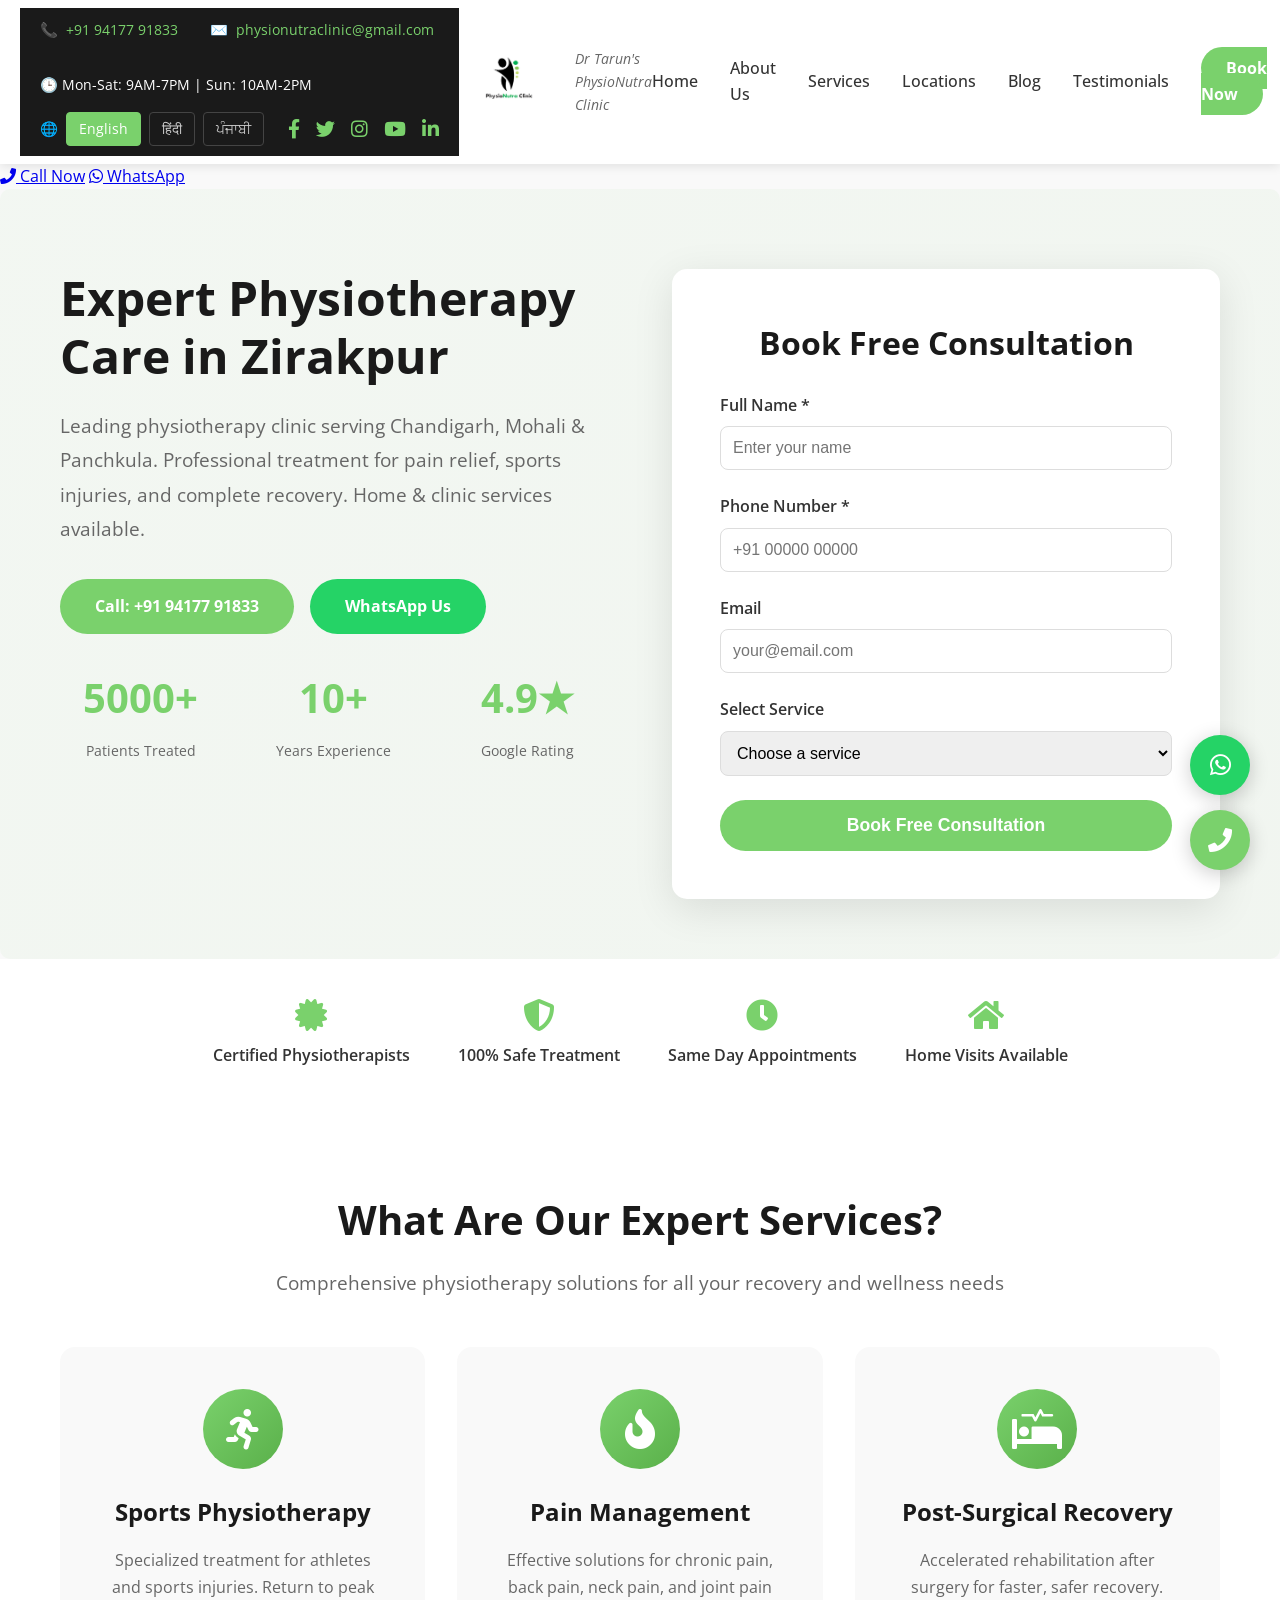
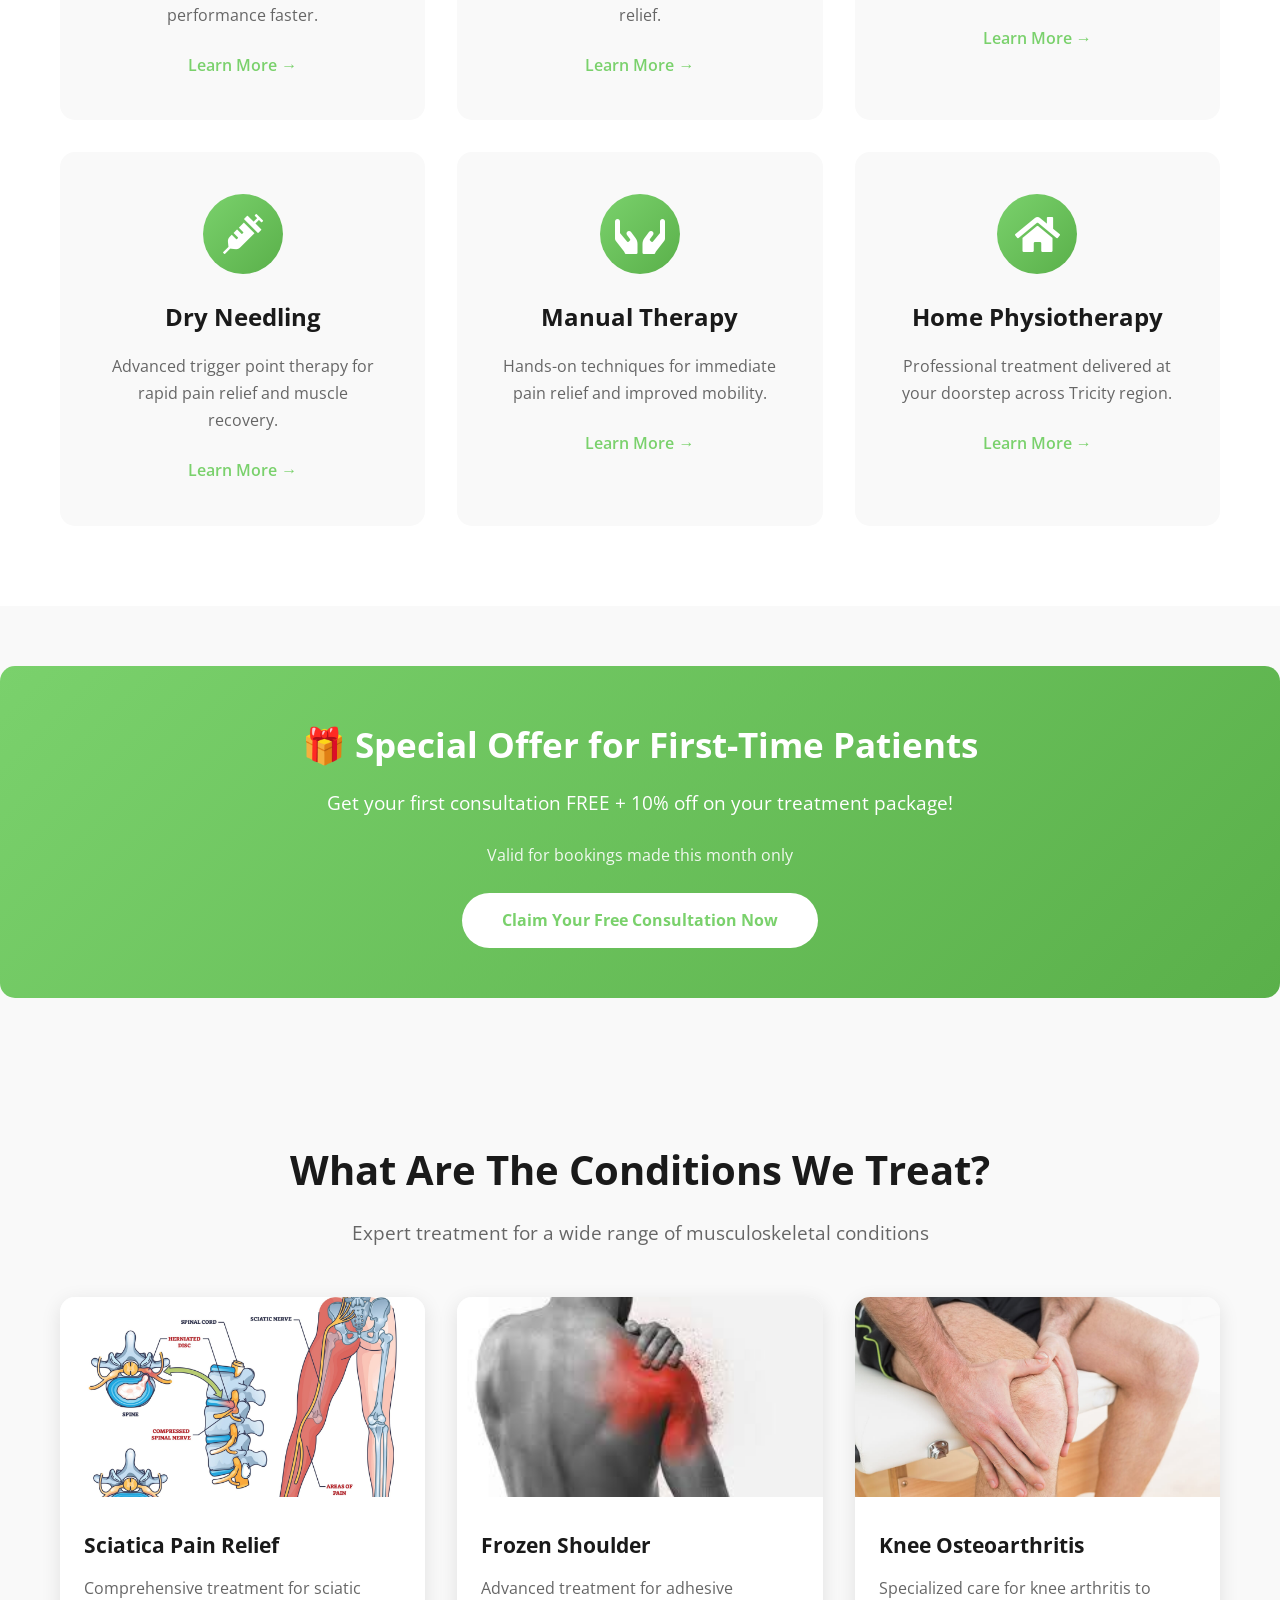
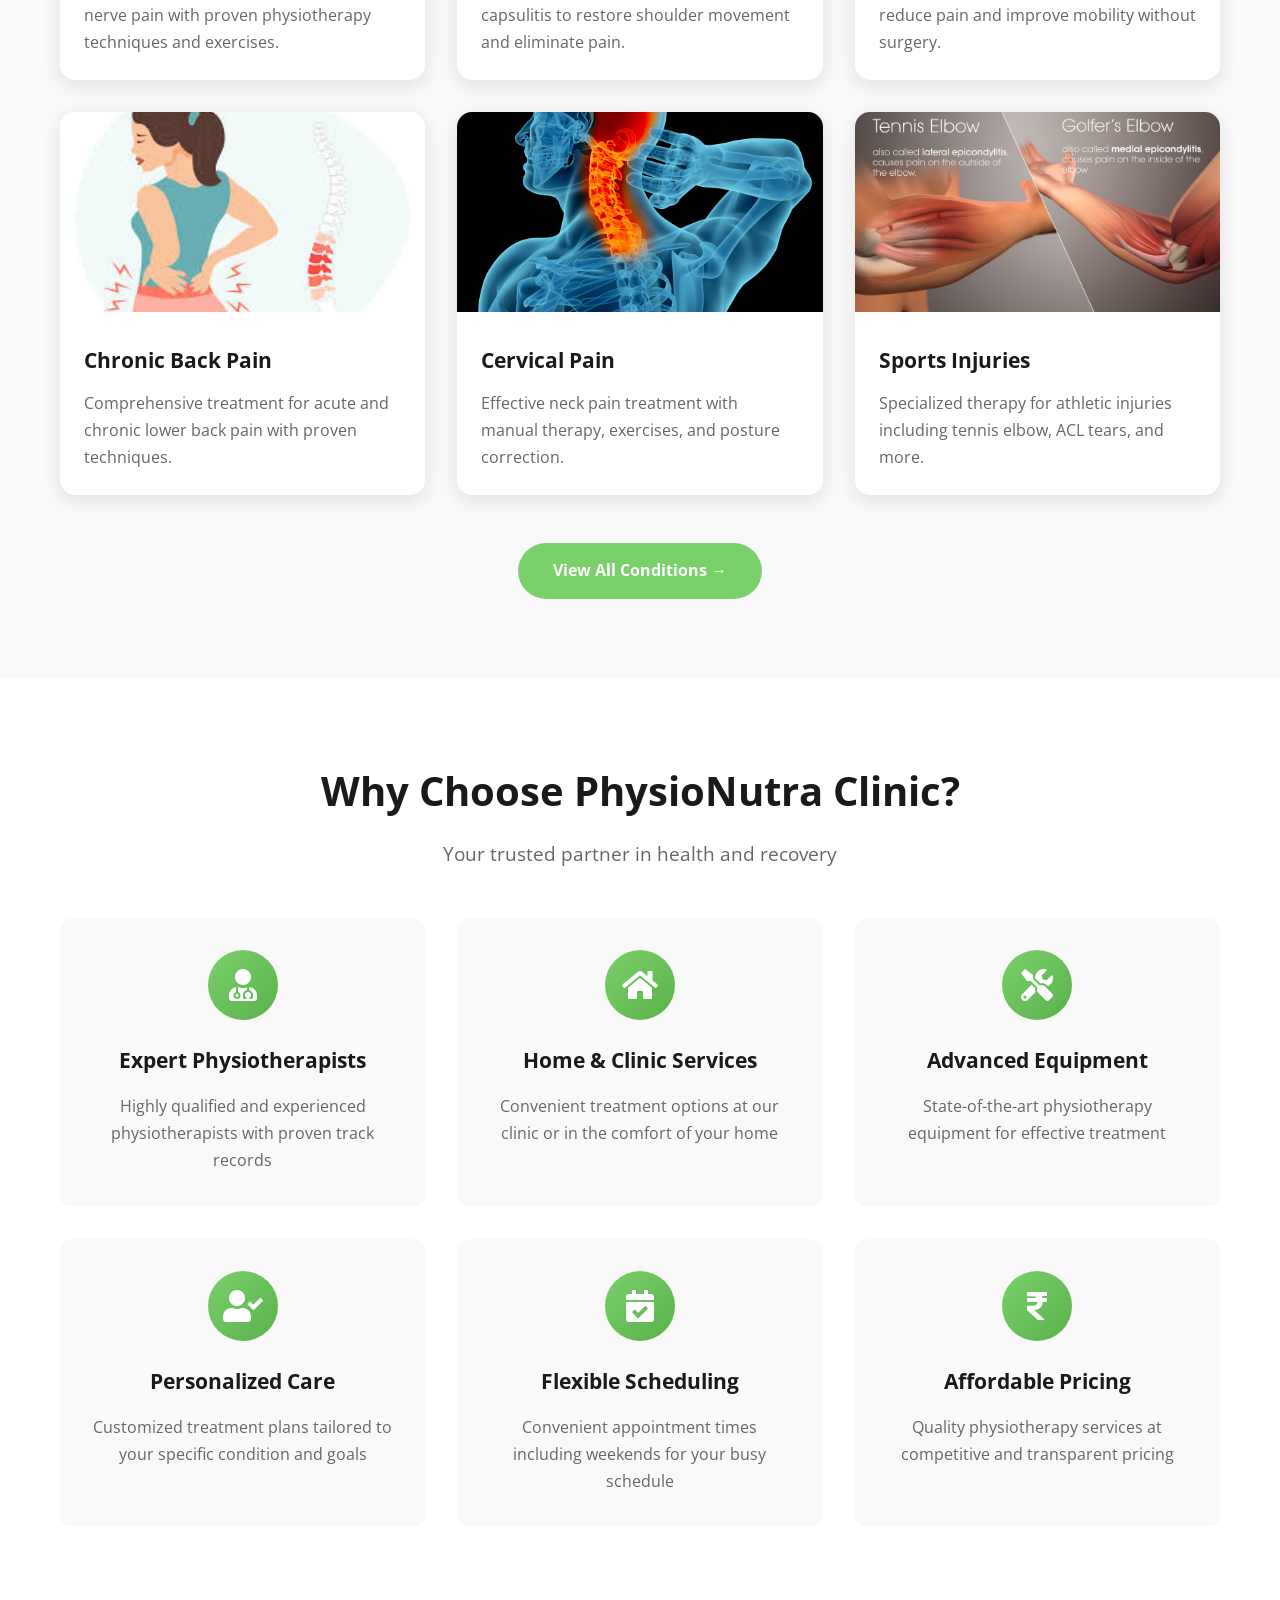
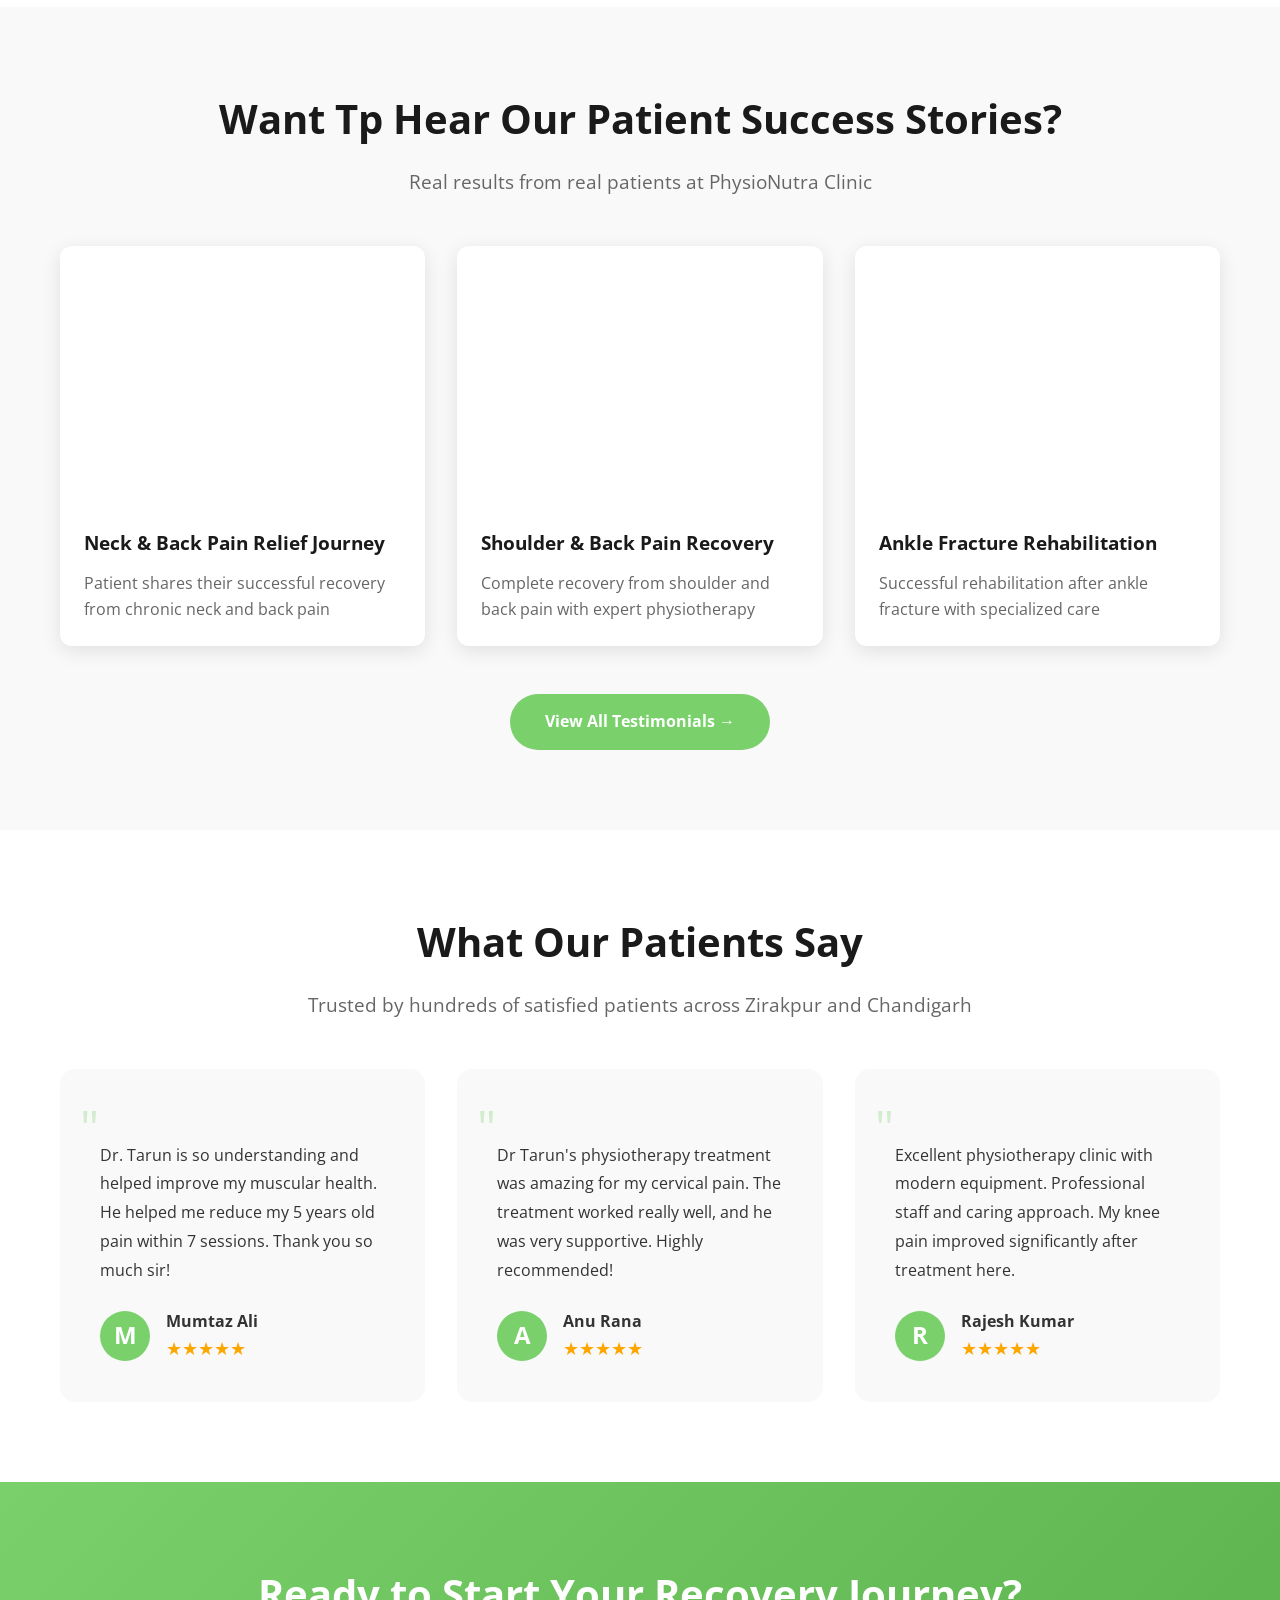
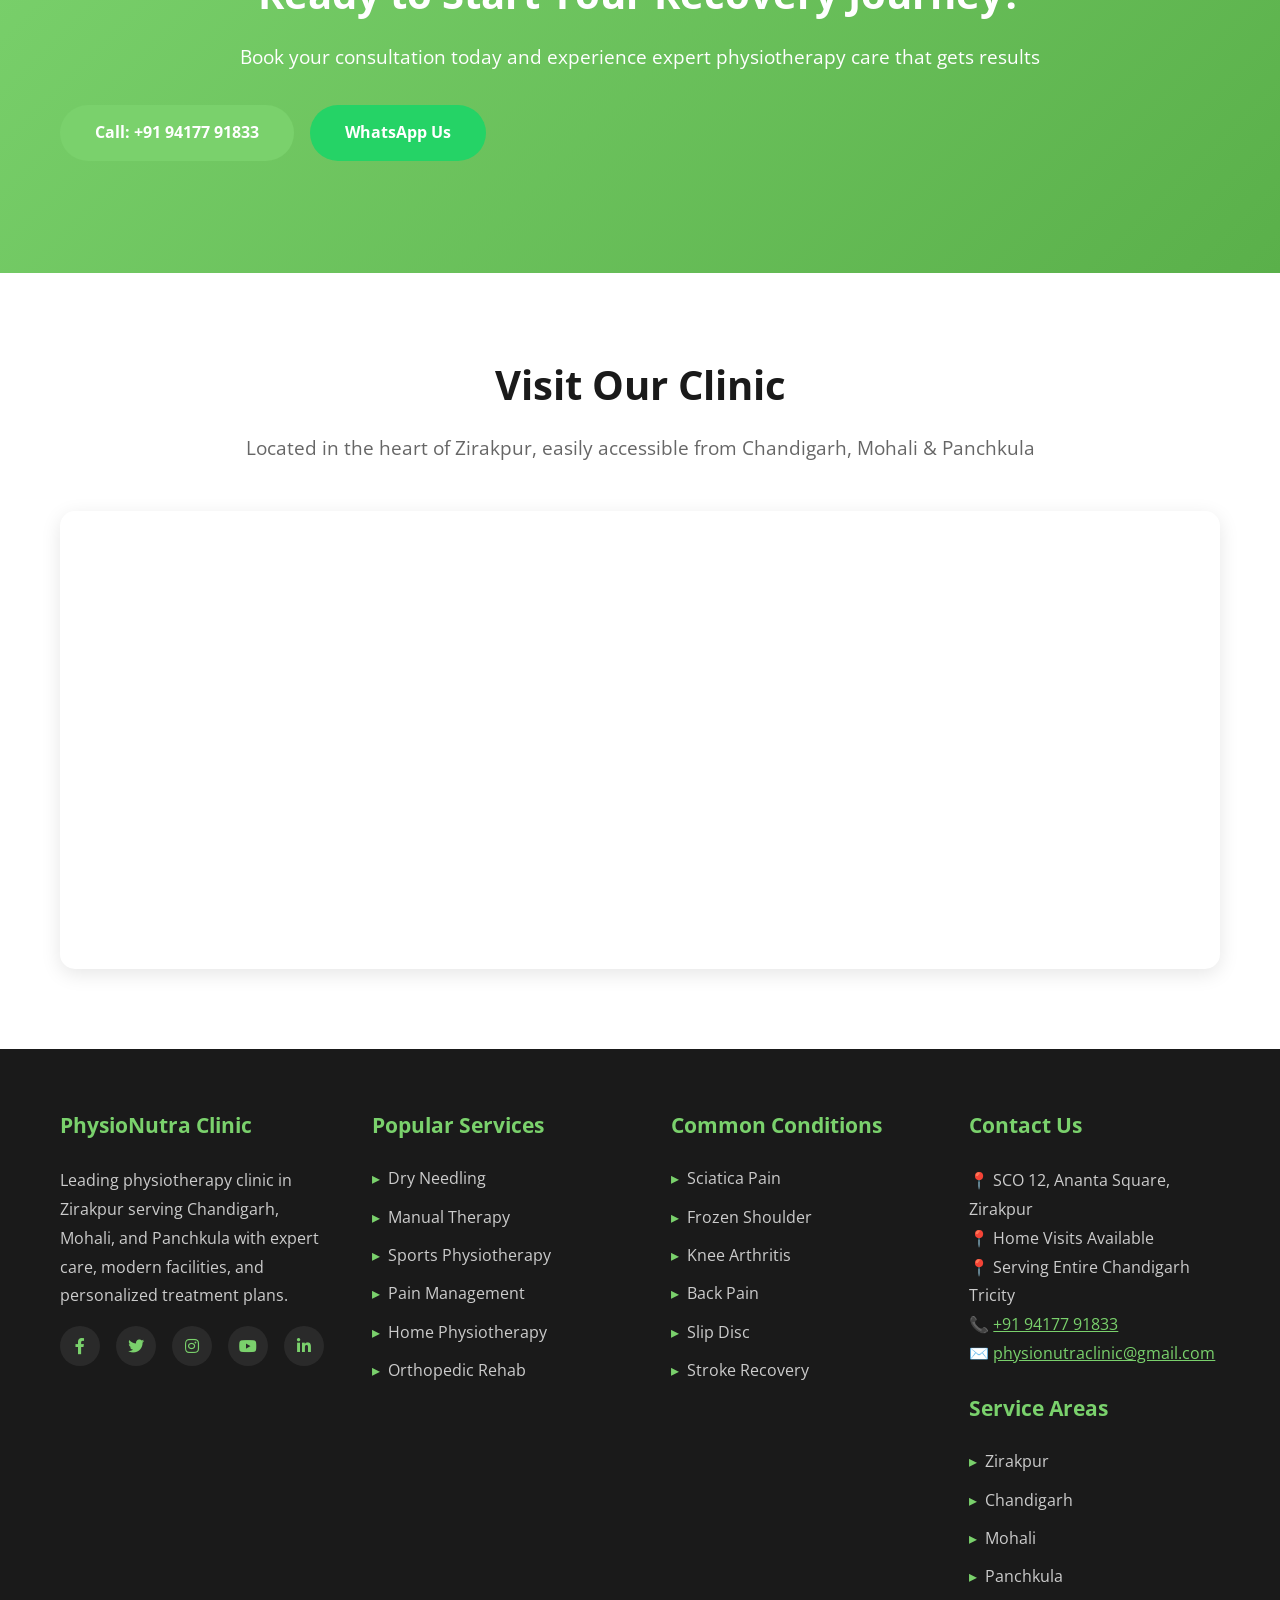
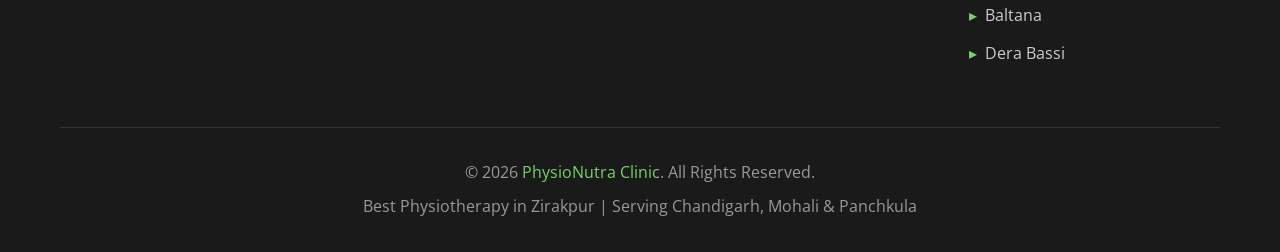
<file: index.html>
<!DOCTYPE html>
<html lang="en">
<head>
    <!-- Google tag (gtag.js) -->
    <script async src="https://www.googletagmanager.com/gtag/js?id=G-45SFLN5B7J"></script>
    <script>
        window.dataLayer = window.dataLayer || [];
        function gtag(){dataLayer.push(arguments);}
        gtag('js', new Date());
        gtag('config', 'G-45SFLN5B7J');
    </script>
    
    <meta charset="UTF-8">
    <meta name="viewport" content="width=device-width, initial-scale=1.0">
    <link rel="icon" href="/favicon.png" type="image/png" />
    
    <!-- Primary Meta Tags -->
    <title>Best Physiotherapy Clinic in Zirakpur | Best Physiotherapist Near Me</title>
    <meta name="description" content="Leading physiotherapy clinic in Tricity. Expert treatment for pain relief, sports injuries, post-surgical, sciatica, frozen shoulder, etc. Also Home services.">
    <meta name="keywords" content="physiotherapy Zirakpur, best physiotherapist Chandigarh, sports physiotherapy, pain management, sciatica treatment, frozen shoulder, knee pain, back pain relief, home physiotherapy, post surgical recovery">
    <meta name="robots" content="index, follow, max-snippet:-1, max-video-preview:-1, max-image-preview:large">
    <meta name="author" content="PhysioNutra Clinic">
    
    <!-- Canonical URL -->
    <link rel="canonical" href="https://physionutraclinic.com/">
    
    <!-- Open Graph / Facebook -->
    <meta property="og:type" content="website">
    <meta property="og:url" content="https://physionutraclinic.com/">
    <meta property="og:title" content="Best Physiotherapy Clinic in Zirakpur | PhysioNutra">
    <meta property="og:description" content="Expert physiotherapy services for pain relief, injury recovery & wellness. 10+ years experience, 5000+ patients treated. Home & clinic services.">
    <meta property="og:image" content="https://physionutraclinic.com/images/logo.png">
    <meta property="og:site_name" content="PhysioNutra Clinic">
    <meta property="og:locale" content="en_IN">
    
    <!-- Twitter -->
    <meta name="twitter:card" content="summary_large_image">
    <meta name="twitter:title" content="Best Physiotherapy Clinic in Zirakpur | PhysioNutra">
    <meta name="twitter:description" content="Expert physiotherapy for pain relief & recovery. 10+ years experience.">
    <meta name="twitter:image" content="https://physionutraclinic.com/images/logo.png">
    
    <!-- Preconnect for performance -->
    <link rel="preconnect" href="https://fonts.googleapis.com">
    <link rel="preconnect" href="https://fonts.gstatic.com" crossorigin>
    
    <!-- Google Tag Manager -->
    <script>(function(w,d,s,l,i){w[l]=w[l]||[];w[l].push({'gtm.start':
    new Date().getTime(),event:'gtm.js'});var f=d.getElementsByTagName(s)[0],
    j=d.createElement(s),dl=l!='dataLayer'?'&l='+l:'';j.async=true;j.src=
    'https://www.googletagmanager.com/gtm.js?id='+i+dl;f.parentNode.insertBefore(j,f);
    })(window,document,'script','dataLayer','GTM-NHVSMWD6');</script>
    
    <link href="https://fonts.googleapis.com/css2?family=Roboto:wght@400;700&family=Open+Sans:wght@400;600&display=swap" rel="stylesheet">
    <link rel="stylesheet" href="https://cdnjs.cloudflare.com/ajax/libs/font-awesome/5.15.3/css/all.min.css">
    <link rel="stylesheet" href="styles.css">

    <!-- Enhanced Schema Markup -->
    <script type="application/ld+json">
    {
      "@context": "https://schema.org",
      "@graph": [
        {
          "@type": "MedicalBusiness",
          "@id": "https://physionutraclinic.com/#clinic",
          "name": "PhysioNutra Clinic",
          "description": "Premier physiotherapy and wellness center in Zirakpur serving Chandigarh, Mohali, and Panchkula",
          "url": "https://physionutraclinic.com/",
          "logo": "https://physionutraclinic.com/images/logo.png",
          "image": "https://physionutraclinic.com/images/logo.png",
          "address": {
            "@type": "PostalAddress",
            "streetAddress": "SCO 12, Ananta Square, Gazipur Rd",
            "addressLocality": "Zirakpur",
            "addressRegion": "Punjab",
            "postalCode": "140603",
            "addressCountry": "IN"
          },
          "geo": {
            "@type": "GeoCoordinates",
            "latitude": "30.638695",
            "longitude": "76.833101"
          },
          "telephone": "+919417791833",
          "email": "physionutraclinic@gmail.com",
          "priceRange": "₹₹",
          "openingHoursSpecification": [
            {
              "@type": "OpeningHoursSpecification",
              "dayOfWeek": ["Monday", "Tuesday", "Wednesday", "Thursday", "Friday", "Saturday"],
              "opens": "09:00",
              "closes": "19:00"
            },
            {
              "@type": "OpeningHoursSpecification",
              "dayOfWeek": "Sunday",
              "opens": "10:00",
              "closes": "14:00"
            }
          ],
          "sameAs": [
            "https://www.facebook.com/people/PhysioNutra/61570467073912/",
            "https://www.instagram.com/physionutra",
            "https://www.linkedin.com/company/physionutra-clinic/",
            "https://youtube.com/@physionutra",
            "https://x.com/physionutra"
          ],
          "aggregateRating": {
            "@type": "AggregateRating",
            "ratingValue": "4.9",
            "reviewCount": "250",
            "bestRating": "5",
            "worstRating": "1"
          },
          "hasOfferCatalog": {
            "@type": "OfferCatalog",
            "name": "Physiotherapy Services",
            "itemListElement": [
              {
                "@type": "Offer",
                "itemOffered": {
                  "@type": "Service",
                  "name": "Sports Physiotherapy",
                  "url": "https://physionutraclinic.com/blogs/sports-physiotherapy/"
                }
              },
              {
                "@type": "Offer",
                "itemOffered": {
                  "@type": "Service",
                  "name": "Pain Management",
                  "url": "https://physionutraclinic.com/blogs/pain-management-physiotherapy/"
                }
              },
              {
                "@type": "Offer",
                "itemOffered": {
                  "@type": "Service",
                  "name": "Home Physiotherapy",
                  "url": "https://physionutraclinic.com/services/home-physiotherapy-chandigarh/"
                }
              }
            ]
          }
        },
        {
          "@type": "WebSite",
          "@id": "https://physionutraclinic.com/#website",
          "url": "https://physionutraclinic.com/",
          "name": "PhysioNutra Clinic",
          "publisher": {
            "@id": "https://physionutraclinic.com/#clinic"
          }
        }
      ]
    }
    </script>

    <!-- Local Business Schema -->
    <script type="application/ld+json">
    {
      "@context": "https://schema.org",
      "@type": "LocalBusiness",
      "name": "PhysioNutra Clinic",
      "image": "https://physionutraclinic.com/images/logo.png",
      "url": "https://physionutraclinic.com",
      "telephone": "+919417791833",
      "address": {
        "@type": "PostalAddress",
        "streetAddress": "",
        "addressLocality": "Zirakpur",
        "addressRegion": "Punjab",
        "postalCode": "",
        "addressCountry": "IN"
      },
      "geo": {
        "@type": "GeoCoordinates",
        "latitude": 30.6425,
        "longitude": 76.8173
      },
      "openingHoursSpecification": [
        {
          "@type": "OpeningHoursSpecification",
          "dayOfWeek": ["Monday", "Tuesday", "Wednesday", "Thursday", "Friday", "Saturday"],
          "opens": "09:00",
          "closes": "19:00"
        },
        {
          "@type": "OpeningHoursSpecification",
          "dayOfWeek": "Sunday",
          "opens": "10:00",
          "closes": "14:00"
        }
      ],
      "aggregateRating": {
        "@type": "AggregateRating",
        "ratingValue": "4.8",
        "reviewCount": "150"
      }
    }
    </script>

    <style>
        /* ===================================
           GLOBAL STYLES
           =================================== */
        * {
            margin: 0;
            padding: 0;
            box-sizing: border-box;
        }

        body {
            font-family: 'Open Sans', 'Arial', sans-serif;
            line-height: 1.6;
            color: #333;
            background: #f9f9f9;
            -webkit-font-smoothing: antialiased;
            -moz-osx-font-smoothing: grayscale;
        }

        .container {
            max-width: 1200px;
            margin: 0 auto;
            padding: 0 20px;
        }

        /* ===================================
           HEADER STYLES
           =================================== */
        header {
            background: #fff;
            box-shadow: 0 2px 10px rgba(0,0,0,0.1);
            position: sticky;
            top: 0;
            z-index: 1000;
        }

        .header-top {
            background: #1a1a1a;
            color: #fff;
            padding: 10px 0;
        }

        .header-top-content {
            display: flex;
            justify-content: space-between;
            align-items: center;
            flex-wrap: wrap;
            gap: 1rem;
        }

        .header-contact {
            display: flex;
            gap: 2rem;
            flex-wrap: wrap;
        }

        .header-contact-item {
            display: flex;
            align-items: center;
            gap: 0.5rem;
            font-size: 0.9rem;
        }

        .header-contact-item a {
            color: #7ad16c;
            text-decoration: none;
        }

        .language-switcher {
            display: flex;
            align-items: center;
            gap: 0.5rem;
            font-size: 0.9rem;
        }

        .lang-btn {
            padding: 5px 12px;
            background: transparent;
            color: #ccc;
            border: 1px solid #444;
            border-radius: 4px;
            text-decoration: none;
            font-size: 0.85rem;
            transition: all 0.3s;
            cursor: pointer;
        }

        .lang-btn:hover,
        .lang-btn.active {
            background: #7ad16c;
            color: #fff;
            border-color: #7ad16c;
        }

        .header-social {
            display: flex;
            gap: 1rem;
        }

        .header-social a {
            color: #7ad16c;
            font-size: 1.2rem;
            text-decoration: none;
            transition: color 0.3s;
        }

        .header-social a:hover {
            color: #5ab04a;
        }

        .header-main {
            padding: 1rem 0;
            position: relative;
        }

        .header-main-content {
            display: flex;
            justify-content: space-between;
            align-items: center;
        }

        .logo-section {
            display: flex;
            align-items: center;
            gap: 1rem;
        }

        .logo {
            height: 60px;
            width: auto;
        }

        .tagline {
            font-size: 0.9rem;
            color: #666;
            font-style: italic;
        }

        nav ul {
            display: flex;
            list-style: none;
            gap: 2rem;
            align-items: center;
        }

        nav a {
            text-decoration: none;
            color: #333;
            font-weight: 500;
            transition: color 0.3s;
            cursor: pointer;
        }

        nav a:hover,
        nav a.active {
            color: #7ad16c;
        }

        .has-dropdown {
            position: relative;
        }

        .dropdown-menu {
            position: absolute;
            top: 100%;
            left: 0;
            background: white;
            min-width: 220px;
            box-shadow: 0 4px 15px rgba(0,0,0,0.15);
            border-radius: 8px;
            padding: 0.5rem 0;
            opacity: 0;
            visibility: hidden;
            transform: translateY(-10px);
            transition: all 0.3s;
            z-index: 1000;
        }

        .has-dropdown:hover .dropdown-menu {
            opacity: 1;
            visibility: visible;
            transform: translateY(0);
        }

        .dropdown-menu li {
            width: 100%;
        }

        .dropdown-menu a {
            display: flex;
            align-items: center;
            gap: 0.5rem;
            padding: 0.8rem 1.2rem;
            color: #333;
            font-size: 0.95rem;
        }

        .dropdown-menu a:hover {
            background: #f0f0f0;
            color: #7ad16c;
        }

        .dropdown-menu i {
            width: 20px;
            color: #7ad16c;
        }

        .cta-button {
            padding: 10px 25px;
            background: #7ad16c;
            color: #fff !important;
            text-decoration: none;
            border-radius: 25px;
            font-weight: bold;
            transition: all 0.3s;
        }

        .cta-button:hover {
            background: #5ab04a;
            transform: translateY(-2px);
        }

        .mobile-menu-toggle {
            display: none;
            background: none;
            border: none;
            font-size: 1.5rem;
            cursor: pointer;
            color: #333;
        }

        /* ===================================
           HERO SECTION
           =================================== */
        .hero-section {
            background: linear-gradient(135deg, rgba(122, 209, 108, 0.05), rgba(90, 176, 74, 0.05));
            padding: 80px 0 60px;
        }

        .hero-grid {
            display: grid;
            grid-template-columns: 1fr 1fr;
            gap: 4rem;
            align-items: start;
        }

        .hero-content h1 {
            font-size: 3rem;
            color: #1a1a1a;
            margin-bottom: 1.5rem;
            font-weight: 700;
            line-height: 1.2;
        }

        .hero-content p {
            font-size: 1.2rem;
            color: #666;
            margin-bottom: 2rem;
            line-height: 1.8;
        }

        .hero-buttons {
            display: flex;
            gap: 1rem;
            margin-bottom: 2rem;
            flex-wrap: wrap;
        }

        .btn-primary,
        .btn-secondary {
            padding: 15px 35px;
            text-decoration: none;
            border-radius: 50px;
            font-weight: bold;
            transition: all 0.3s;
            display: inline-block;
        }

        .btn-primary {
            background: #7ad16c;
            color: white;
        }

        .btn-primary:hover {
            background: #5ab04a;
            transform: translateY(-2px);
            box-shadow: 0 5px 15px rgba(122, 209, 108, 0.3);
        }

        .btn-secondary {
            background: #25D366;
            color: white;
        }

        .btn-secondary:hover {
            background: #1da851;
            transform: translateY(-2px);
        }

        .hero-stats {
            display: grid;
            grid-template-columns: repeat(3, 1fr);
            gap: 2rem;
            margin-top: 2rem;
        }

        .stat-item {
            text-align: center;
        }

        .stat-number {
            display: block;
            font-size: 2.5rem;
            font-weight: bold;
            color: #7ad16c;
            margin-bottom: 0.5rem;
        }

        .stat-label {
            color: #666;
            font-size: 0.9rem;
        }

        .appointment-form {
            background: white;
            padding: 3rem;
            border-radius: 15px;
            box-shadow: 0 10px 40px rgba(0,0,0,0.1);
        }

        .appointment-form h2 {
            font-size: 2rem;
            color: #1a1a1a;
            margin-bottom: 1.5rem;
            text-align: center;
        }

        .form-group {
            margin-bottom: 1.5rem;
        }

        .form-group label {
            display: block;
            margin-bottom: 0.5rem;
            color: #333;
            font-weight: 600;
        }

        .form-group input,
        .form-group select {
            width: 100%;
            padding: 12px;
            border: 1px solid #ddd;
            border-radius: 8px;
            font-size: 1rem;
            transition: border-color 0.3s;
        }

        .form-group input:focus,
        .form-group select:focus {
            outline: none;
            border-color: #7ad16c;
        }

        .submit-btn {
            width: 100%;
            padding: 15px;
            background: #7ad16c;
            color: white;
            border: none;
            border-radius: 50px;
            font-size: 1.1rem;
            font-weight: bold;
            cursor: pointer;
            transition: all 0.3s;
        }

        .submit-btn:hover {
            background: #5ab04a;
            transform: translateY(-2px);
        }

        /* ===================================
           URGENCY BANNER
           =================================== */
        .urgency-banner {
            background: linear-gradient(135deg, #ff6b6b, #ee5a6f);
            color: white;
            padding: 15px 20px;
            text-align: center;
            font-weight: 600;
            margin: 20px 0;
            border-radius: 8px;
        }

        /* ===================================
           TRUST BADGES
           =================================== */
        .trust-badges-section {
            padding: 40px 0;
            background: white;
        }

        .trust-badge {
            text-align: center;
        }

        /* ===================================
           SECTION STYLES
           =================================== */
        .section-title {
            font-size: 2.5rem;
            color: #1a1a1a;
            text-align: center;
            margin-bottom: 1rem;
            font-weight: 700;
        }

        .section-subtitle {
            text-align: center;
            font-size: 1.2rem;
            color: #666;
            margin-bottom: 3rem;
        }

        .services-section,
        .conditions-section,
        .why-choose-section,
        .testimonials-section,
        .reviews-section,
        .cta-section {
            padding: 80px 0;
        }

        .services-section {
            background: white;
        }

        .conditions-section {
            background: #f9f9f9;
        }

        .why-choose-section {
            background: white;
        }

        .testimonials-section {
            background: #f9f9f9;
        }

        .reviews-section {
            background: white;
        }

        /* ===================================
           GRID LAYOUTS
           =================================== */
        .services-grid,
        .conditions-grid,
        .features-grid,
        .video-grid,
        .reviews-grid {
            display: grid;
            grid-template-columns: repeat(3, 1fr);
            gap: 2rem;
        }

        /* ===================================
           SERVICE CARDS
           =================================== */
        .service-card {
            background: #f9f9f9;
            padding: 2.5rem;
            border-radius: 15px;
            text-align: center;
            transition: all 0.3s;
            border: 2px solid transparent;
        }

        .service-card:hover {
            transform: translateY(-10px);
            border-color: #7ad16c;
            box-shadow: 0 10px 30px rgba(122, 209, 108, 0.2);
        }

        .service-icon {
            width: 80px;
            height: 80px;
            background: linear-gradient(135deg, #7ad16c, #5ab04a);
            border-radius: 50%;
            display: flex;
            align-items: center;
            justify-content: center;
            margin: 0 auto 1.5rem;
            font-size: 2.5rem;
            color: white;
        }

        .service-card h3 {
            font-size: 1.5rem;
            color: #1a1a1a;
            margin-bottom: 1rem;
            font-weight: 700;
        }

        .service-card p {
            color: #666;
            line-height: 1.7;
            margin-bottom: 1.5rem;
        }

        .service-link {
            color: #7ad16c;
            text-decoration: none;
            font-weight: 600;
            transition: color 0.3s;
        }

        .service-link:hover {
            color: #5ab04a;
            text-decoration: underline;
        }

        /* ===================================
           BOOKING INCENTIVE
           =================================== */
        .booking-incentive {
            background: linear-gradient(135deg, #7ad16c, #5ab04a);
            color: white;
            padding: 50px 30px;
            text-align: center;
            border-radius: 15px;
            margin: 60px 0;
        }

        .booking-incentive h3 {
            font-size: 2.2rem;
            margin-bottom: 1rem;
        }

        .booking-incentive p {
            font-size: 1.2rem;
            margin-bottom: 1.5rem;
        }

        .booking-incentive-btn {
            padding: 15px 40px;
            background: white;
            color: #7ad16c;
            text-decoration: none;
            border-radius: 50px;
            font-weight: bold;
            display: inline-block;
            transition: all 0.3s;
        }

        .booking-incentive-btn:hover {
            transform: translateY(-2px);
            box-shadow: 0 5px 15px rgba(255, 255, 255, 0.3);
        }

        /* ===================================
           CONDITION CARDS
           =================================== */
        .condition-card {
            background: white;
            border-radius: 15px;
            overflow: hidden;
            box-shadow: 0 5px 20px rgba(0,0,0,0.1);
            transition: all 0.3s;
        }

        .condition-card:hover {
            transform: translateY(-10px);
            box-shadow: 0 10px 30px rgba(0,0,0,0.15);
        }

        .condition-image {
            width: 100%;
            height: 200px;
            object-fit: cover;
        }

        .condition-content {
            padding: 1.5rem;
        }

        .condition-card h3 {
            font-size: 1.3rem;
            color: #1a1a1a;
            margin-bottom: 0.8rem;
        }

        .condition-card h3 a {
            color: #1a1a1a;
            text-decoration: none;
            transition: color 0.3s;
        }

        .condition-card h3 a:hover {
            color: #7ad16c;
        }

        .condition-card p {
            color: #666;
            line-height: 1.7;
        }

        /* ===================================
           FEATURE CARDS
           =================================== */
        .feature-card {
            background: #f9f9f9;
            padding: 2rem;
            border-radius: 12px;
            text-align: center;
            transition: all 0.3s;
        }

        .feature-card:hover {
            transform: translateY(-5px);
            box-shadow: 0 5px 20px rgba(0,0,0,0.1);
        }

        .feature-icon {
            width: 70px;
            height: 70px;
            background: linear-gradient(135deg, #7ad16c, #5ab04a);
            border-radius: 50%;
            display: flex;
            align-items: center;
            justify-content: center;
            margin: 0 auto 1.5rem;
            font-size: 2rem;
            color: white;
        }

        .feature-card h3 {
            font-size: 1.3rem;
            color: #1a1a1a;
            margin-bottom: 1rem;
        }

        .feature-card p {
            color: #666;
            line-height: 1.7;
        }

        /* ===================================
           VIDEO CARDS
           =================================== */
        .video-card {
            background: white;
            border-radius: 12px;
            overflow: hidden;
            box-shadow: 0 5px 20px rgba(0,0,0,0.1);
        }

        .video-card iframe {
            width: 100%;
            height: 250px;
            border: none;
        }

        .video-info {
            padding: 1.5rem;
        }

        .video-info h3 {
            font-size: 1.2rem;
            color: #1a1a1a;
            margin-bottom: 0.8rem;
        }

        .video-info p {
            color: #666;
            line-height: 1.6;
        }

        /* ===================================
           REVIEW CARDS
           =================================== */
        .review-card {
            background: #f9f9f9;
            padding: 2.5rem;
            border-radius: 15px;
            position: relative;
        }

        .quote-icon {
            font-size: 3rem;
            color: #7ad16c;
            opacity: 0.3;
            position: absolute;
            top: 20px;
            left: 20px;
        }

        .review-text {
            margin: 2rem 0 1.5rem;
            color: #333;
            line-height: 1.8;
            position: relative;
            z-index: 1;
        }

        .review-author {
            display: flex;
            align-items: center;
            gap: 1rem;
        }

        .author-avatar {
            width: 50px;
            height: 50px;
            background: #7ad16c;
            border-radius: 50%;
            display: flex;
            align-items: center;
            justify-content: center;
            color: white;
            font-weight: bold;
            font-size: 1.5rem;
        }

        .stars {
            color: #ffa500;
            font-size: 1.1rem;
        }

        /* ===================================
           CTA SECTION
           =================================== */
        .cta-section {
            background: linear-gradient(135deg, #7ad16c 0%, #5ab04a 100%);
            color: white;
            text-align: center;
        }

        .cta-content h2 {
            font-size: 2.5rem;
            margin-bottom: 1rem;
        }

        .cta-content p {
            font-size: 1.2rem;
            margin-bottom: 2rem;
        }

        /* ===================================
           MAP SECTION
           =================================== */
        .map-section {
            padding: 80px 0;
            background: white;
        }

        /* ===================================
           FOOTER
           =================================== */
        footer {
            background: #1a1a1a;
            color: #fff;
            padding: 60px 0 0;
        }

        .footer-content {
            display: grid;
            grid-template-columns: repeat(4, 1fr);
            gap: 3rem;
            margin-bottom: 3rem;
        }

        .footer-section h3 {
            color: #7ad16c;
            margin-bottom: 1.5rem;
            font-weight: 700;
        }

        .footer-section p {
            color: #ccc;
            line-height: 1.8;
        }

        .footer-links {
            list-style: none;
        }

        .footer-links li {
            margin-bottom: 0.8rem;
        }

        .footer-links a {
            color: #ccc;
            text-decoration: none;
            transition: color 0.3s;
        }

        .footer-links a:hover {
            color: #7ad16c;
        }

        .footer-social {
            display: flex;
            gap: 1rem;
            margin-top: 1rem;
        }

        .footer-social a {
            width: 40px;
            height: 40px;
            background: #2a2a2a;
            display: flex;
            align-items: center;
            justify-content: center;
            border-radius: 50%;
            color: #7ad16c;
            text-decoration: none;
            transition: all 0.3s;
        }

        .footer-social a:hover {
            background: #7ad16c;
            color: #fff;
        }

        .footer-bottom {
            border-top: 1px solid #333;
            padding: 2rem 0;
            text-align: center;
            color: #999;
        }

        .footer-bottom a {
            color: #7ad16c;
            text-decoration: none;
        }

        /* ===================================
           FLOATING BUTTONS
           =================================== */
        .floating-buttons {
            position: fixed;
            bottom: 30px;
            right: 30px;
            z-index: 999;
            display: flex;
            flex-direction: column;
            gap: 15px;
        }

        .floating-btn {
            width: 60px;
            height: 60px;
            border-radius: 50%;
            display: flex;
            align-items: center;
            justify-content: center;
            text-decoration: none;
            color: white;
            font-size: 1.5rem;
            box-shadow: 0 4px 20px rgba(0, 0, 0, 0.2);
            transition: all 0.3s;
        }

        .whatsapp-btn {
            background: #25D366;
        }

        .phone-btn {
            background: #7ad16c;
        }

        .floating-btn:hover {
            transform: scale(1.1);
        }

        /* ===================================
           MOBILE RESPONSIVE (max-width: 768px)
           =================================== */
        @media (max-width: 768px) {
            .container {
                padding: 0 15px;
            }

            /* HEADER FIXES */
            .header-top {
                display: none; /* Hide on mobile */
            }

            .header-main {
                padding: 0.8rem 0;
            }

            .mobile-menu-toggle {
                display: block;
            }

            nav ul {
                display: none;
                position: absolute;
                top: 100%;
                left: 0;
                right: 0;
                background: white;
                flex-direction: column;
                padding: 1rem;
                box-shadow: 0 4px 10px rgba(0,0,0,0.1);
                gap: 0;
                z-index: 999;
            }

            nav ul.active {
                display: flex;
            }

            nav li {
                width: 100%;
                border-bottom: 1px solid #eee;
            }

            nav li:last-child {
                border-bottom: none;
            }

            nav a {
                display: block;
                padding: 1rem;
            }

            /* Dropdown menus on mobile */
            .dropdown-menu {
                position: static;
                opacity: 1;
                visibility: visible;
                transform: none;
                box-shadow: none;
                padding-left: 20px;
                display: none;
                background: #f9f9f9;
            }

            .has-dropdown.active .dropdown-menu {
                display: block;
            }

            .dropdown-menu a {
                padding: 10px 15px;
                font-size: 0.9rem;
            }

            .logo {
                height: 55px;
            }

            .tagline {
                font-size: 0.75rem;
            }

            /* HERO SECTION */
            .hero-section {
                padding: 50px 0 40px;
            }

            .hero-grid {
                grid-template-columns: 1fr;
                gap: 2.5rem;
            }

            .hero-content h1 {
                font-size: 1.8rem;
                line-height: 1.3;
                margin-bottom: 1rem;
            }

            .hero-content p {
                font-size: 1rem;
                margin-bottom: 1.5rem;
                line-height: 1.6;
            }

            .hero-buttons {
                flex-direction: column;
                gap: 0.8rem;
                margin-bottom: 1.5rem;
            }

            .btn-primary,
            .btn-secondary {
                width: 100%;
                text-align: center;
                padding: 12px 30px;
                font-size: 0.95rem;
            }

            .hero-stats {
                grid-template-columns: repeat(3, 1fr);
                gap: 1rem;
                margin-top: 1.5rem;
            }

            .stat-number {
                font-size: 1.8rem;
            }

            .stat-label {
                font-size: 0.8rem;
            }

            /* APPOINTMENT FORM */
            .appointment-form {
                padding: 2rem 1.5rem;
                margin-top: 1.5rem;
            }

            .appointment-form h2 {
                font-size: 1.5rem;
                margin-bottom: 1.2rem;
            }

            .form-group {
                margin-bottom: 1.2rem;
            }

            .form-group input,
            .form-group select {
                padding: 10px;
                font-size: 0.95rem;
            }

            .submit-btn {
                padding: 12px;
                font-size: 1rem;
            }

            /* URGENCY BANNER */
            .urgency-banner {
                padding: 12px 15px;
                font-size: 0.9rem;
                margin: 15px 0;
            }

            /* TRUST BADGES */
            .trust-badges-section {
                padding: 30px 0;
            }

            .trust-badge i {
                font-size: 1.5rem !important;
            }

            .trust-badge p {
                font-size: 0.85rem;
            }

            /* SECTION TITLES */
            .section-title {
                font-size: 1.8rem;
                line-height: 1.3;
                margin-bottom: 1rem;
            }

            .section-subtitle {
                font-size: 1rem;
                margin-bottom: 2rem;
            }

            /* SECTIONS */
            .services-section,
            .conditions-section,
            .why-choose-section,
            .testimonials-section,
            .reviews-section,
            .cta-section {
                padding: 50px 0;
            }

            /* GRIDS */
            .services-grid,
            .conditions-grid,
            .features-grid,
            .video-grid,
            .reviews-grid {
                grid-template-columns: 1fr;
                gap: 1.5rem;
            }

            .service-card,
            .feature-card {
                padding: 2rem 1.5rem;
            }

            .service-icon,
            .feature-icon {
                width: 60px;
                height: 60px;
                font-size: 2rem;
                margin-bottom: 1rem;
            }

            .service-card h3,
            .feature-card h3 {
                font-size: 1.2rem;
                margin-bottom: 0.8rem;
            }

            .service-card p,
            .feature-card p {
                font-size: 0.95rem;
                margin-bottom: 1.2rem;
            }

            /* BOOKING INCENTIVE */
            .booking-incentive {
                padding: 35px 20px;
                margin: 40px 0;
            }

            .booking-incentive h3 {
                font-size: 1.5rem !important;
            }

            .booking-incentive p {
                font-size: 1rem !important;
            }

            .booking-incentive-btn {
                padding: 14px 30px;
                font-size: 0.95rem;
            }

            /* CONDITION CARDS */
            .condition-image {
                height: 180px;
            }

            .condition-content {
                padding: 1.2rem;
            }

            .condition-card h3 {
                font-size: 1.2rem;
            }

            .condition-card p {
                font-size: 0.9rem;
            }

            /* VIDEO TESTIMONIALS */
            .video-card iframe {
                height: 200px;
            }

            .video-info {
                padding: 1.2rem;
            }

            .video-info h3 {
                font-size: 1.1rem;
            }

            .video-info p {
                font-size: 0.9rem;
            }

            /* REVIEWS */
            .review-card {
                padding: 2rem 1.5rem;
            }

            .quote-icon {
                font-size: 2.5rem;
            }

            .review-text {
                font-size: 0.95rem;
                margin-bottom: 1.2rem;
            }

            .author-avatar {
                width: 45px;
                height: 45px;
                font-size: 1.3rem;
            }

            /* CTA SECTION */
            .cta-content h2 {
                font-size: 1.8rem;
                line-height: 1.3;
                margin-bottom: 1rem;
            }

            .cta-content p {
                font-size: 1rem;
                margin-bottom: 1.5rem;
            }

            /* MAP SECTION */
            .map-section {
                padding: 50px 0 !important;
            }

            .map-section iframe {
                height: 300px !important;
            }

            /* FOOTER */
            footer {
                padding: 40px 0 0;
            }

            .footer-content {
                grid-template-columns: 1fr;
                gap: 2rem;
                margin-bottom: 2rem;
            }

            .footer-section {
                text-align: center;
            }

            .footer-section h3 {
                font-size: 1.2rem;
                margin-bottom: 1rem;
            }

            .footer-section p {
                font-size: 0.9rem;
            }

            .footer-links {
                text-align: left;
            }

            .footer-links li {
                margin-bottom: 0.6rem;
            }

            .footer-links a {
                font-size: 0.9rem;
            }

            .footer-social {
                justify-content: center;
            }

            .footer-bottom {
                padding: 1.5rem 0;
                font-size: 0.9rem;
            }

            /* FLOATING BUTTONS */
            .floating-buttons {
                bottom: 20px;
                right: 20px;
                gap: 10px;
            }

            .floating-btn {
                width: 50px;
                height: 50px;
                font-size: 1.3rem;
            }
        }

        /* ===================================
           SMALL MOBILE (max-width: 480px)
           =================================== */
        @media (max-width: 480px) {
            .container {
                padding: 0 12px;
            }

            .logo {
                height: 50px;
            }

            .tagline {
                display: none;
            }

            .hero-content h1 {
                font-size: 1.5rem;
            }

            .hero-content p {
                font-size: 0.95rem;
            }

            .hero-stats {
                grid-template-columns: repeat(3, 1fr);
                gap: 0.8rem;
            }

            .stat-number {
                font-size: 1.5rem;
            }

            .stat-label {
                font-size: 0.75rem;
            }

            .appointment-form {
                padding: 1.5rem 1.2rem;
            }

            .appointment-form h2 {
                font-size: 1.3rem;
            }

            .section-title {
                font-size: 1.5rem;
            }

            .section-subtitle {
                font-size: 0.95rem;
            }

            .service-card,
            .feature-card {
                padding: 1.5rem 1.2rem;
            }

            .service-icon,
            .feature-icon {
                width: 55px;
                height: 55px;
                font-size: 1.8rem;
            }

            .service-card h3,
            .feature-card h3 {
                font-size: 1.1rem;
            }

            .service-card p,
            .feature-card p {
                font-size: 0.9rem;
            }

            .booking-incentive h3 {
                font-size: 1.3rem !important;
            }

            .booking-incentive p {
                font-size: 0.95rem !important;
            }

            .booking-incentive-btn {
                padding: 12px 25px;
                font-size: 0.9rem;
            }

            .condition-content {
                padding: 1rem;
            }

            .condition-card h3 {
                font-size: 1.1rem;
            }

            .review-card {
                padding: 1.5rem 1.2rem;
            }

            .quote-icon {
                font-size: 2rem;
            }

            .review-text {
                font-size: 0.9rem;
            }

            .author-avatar {
                width: 40px;
                height: 40px;
                font-size: 1.2rem;
            }

            .cta-content h2 {
                font-size: 1.5rem;
            }

            .cta-content p {
                font-size: 0.95rem;
            }

            .btn-primary,
            .btn-secondary {
                padding: 11px 25px;
                font-size: 0.9rem;
            }

            .floating-btn {
                width: 45px;
                height: 45px;
                font-size: 1.2rem;
            }
        }

        /* ===================================
           TABLET (min-width: 769px)
           =================================== */
        @media (min-width: 769px) {
            .services-grid,
            .conditions-grid,
            .features-grid,
            .video-grid,
            .reviews-grid {
                grid-template-columns: repeat(2, 1fr);
            }
        }

        /* ===================================
           DESKTOP (min-width: 1024px)
           =================================== */
        @media (min-width: 1024px) {
            .services-grid,
            .conditions-grid,
            .features-grid,
            .video-grid,
            .reviews-grid {
                grid-template-columns: repeat(3, 1fr);
            }

            .hero-stats {
                grid-template-columns: repeat(3, 1fr);
            }
        }

        /* ===================================
           MOBILE MENU DROPDOWN TOGGLE
           =================================== */
        @media (max-width: 768px) {
            .has-dropdown > a::after {
                content: '\f107';
                font-family: 'Font Awesome 5 Free';
                font-weight: 900;
                margin-left: 5px;
                font-size: 0.8rem;
                transition: transform 0.3s;
            }

            .has-dropdown.active > a::after {
                transform: rotate(180deg);
            }
        }

        /* ===================================
           CURSOR STYLES
           =================================== */
        a,
        button,
        .mobile-menu-toggle,
        .lang-btn {
            cursor: pointer;
        }
    </style>
</head>
<body>
    <!-- Google Tag Manager (noscript) -->
    <noscript><iframe src="https://www.googletagmanager.com/ns.html?id=GTM-NHVSMWD6"
    height="0" width="0" style="display:none;visibility:hidden"></iframe></noscript>

    <!-- Header -->
    <header>
        <div class="header-top">
            <div class="container">
                <div class="header-top-content">
                    <div class="header-contact">
                        <div class="header-contact-item">
                            📞 <a href="tel:+919417791833">+91 94177 91833</a>
                        </div>
                        <div class="header-contact-item">
                            ✉️ <a href="mailto:physionutraclinic@gmail.com">physionutraclinic@gmail.com</a>
                        </div>
                        <div class="header-contact-item">
                            🕒 Mon-Sat: 9AM-7PM | Sun: 10AM-2PM
                        </div>
                    </div>
                    <div style="display: flex; align-items: center; gap: 1.5rem;">
                        <div class="language-switcher">
                            <span>🌐</span>
                            <a href="/" class="lang-btn active">English</a>
                            <a href="/hi/" class="lang-btn">हिंदी</a>
                            <a href="/pa/" class="lang-btn">ਪੰਜਾਬੀ</a>
                        </div>
                        <div class="header-social">
                            <a href="https://www.facebook.com/people/PhysioNutra/61570467073912/" target="_blank" rel="noopener" aria-label="Facebook"><i class="fab fa-facebook-f"></i></a>
                            <a href="https://x.com/physionutra" target="_blank" rel="noopener" aria-label="Twitter"><i class="fab fa-twitter"></i></a>
                            <a href="https://www.instagram.com/physionutra" target="_blank" rel="noopener" aria-label="Instagram"><i class="fab fa-instagram"></i></a>
                            <a href="https://youtube.com/@physionutra" target="_blank" rel="noopener" aria-label="YouTube"><i class="fab fa-youtube"></i></a>
                            <a href="https://www.linkedin.com/company/physionutra-clinic/" target="_blank" rel="noopener" aria-label="LinkedIn"><i class="fab fa-linkedin-in"></i></a>
                        </div>
                    </div>
                </div>
            </div>
        </div>

        <div class="header-main">
            <div class="container">
                <div class="header-main-content">
                    <div class="logo-section">
                        <a href="/"><img src="/images/logo.png" alt="PhysioNutra Clinic Logo" class="logo" width="200" height="60"></a>
                        <div class="tagline">Dr Tarun's PhysioNutra Clinic</div>
                    </div>
                    <nav role="navigation" aria-label="Main navigation">
                        <button class="mobile-menu-toggle" aria-label="Toggle menu">☰</button>
                        <ul id="mainMenu">
                            <li><a href="/">Home</a></li>
                            <li><a href="/about/">About Us</a></li>
                            
                            <!-- Services Dropdown -->
                            <li class="has-dropdown">
                                <a href="/services/">Services</a>
                                <ul class="dropdown-menu">
                                    <li><a href="/services/dry-needling/"><i class="fas fa-syringe"></i> Dry Needling</a></li>
                                    <li><a href="/services/manual-therapy/"><i class="fas fa-hands"></i> Manual Therapy</a></li>
                                    <li><a href="/services/sports-injury-treatment/"><i class="fas fa-running"></i> Sports Injury</a></li>
                                    <li><a href="/services/orthopedic-rehabilitation/"><i class="fas fa-bone"></i> Orthopedic Rehab</a></li>
                                    <li><a href="/services/neurological-rehabilitation/"><i class="fas fa-brain"></i> Neuro Rehab</a></li>
                                    <li><a href="/services/home-physiotherapy-chandigarh/"><i class="fas fa-home"></i> Home Physiotherapy</a></li>
                                </ul>
                            </li>
                            
                            <!-- Locations Dropdown -->
                            <li class="has-dropdown">
                                <a href="/physiotherapy/">Locations</a>
                                <ul class="dropdown-menu">
                                    <li><a href="/physiotherapy/chandigarh/"><i class="fas fa-map-marker-alt"></i> Chandigarh</a></li>
                                    <li><a href="/physiotherapy/mohali/"><i class="fas fa-map-marker-alt"></i> Mohali</a></li>
                                    <li><a href="/physiotherapy/zirakpur/"><i class="fas fa-map-marker-alt"></i> Zirakpur</a></li>
                                    <li><a href="/physiotherapy/panchkula/"><i class="fas fa-map-marker-alt"></i> Panchkula</a></li>
                                    <li><a href="/physiotherapy/kharar/"><i class="fas fa-map-marker-alt"></i> Kharar</a></li>
                                    <li><a href="/physiotherapy/baltana/"><i class="fas fa-map-marker-alt"></i> Baltana</a></li>
                                </ul>
                            </li>
                            
                            <li><a href="/blogs/">Blog</a></li>
                            <li><a href="/testimonials/">Testimonials</a></li>
                            <li><a href="tel:+919417791833" class="cta-button">Book Now</a></li>
                        </ul>
                    </nav>
                </div>
            </div>
        </div>
    </header>

    <div class="mobile-sticky-cta">
        <a href="tel:+919417791833" class="call-now"><i class="fas fa-phone"></i> Call Now</a>
        <a href="https://wa.me/919417791833" class="wa-now"><i class="fab fa-whatsapp"></i> WhatsApp</a>
    </div>

    <!-- Hero Section -->
    <section class="hero-section">
        <div class="container">
            <div class="hero-grid">
                <div class="hero-content">
                    <h1>Expert Physiotherapy Care in Zirakpur</h1>
                    <p>Leading physiotherapy clinic serving Chandigarh, Mohali & Panchkula. Professional treatment for pain relief, sports injuries, and complete recovery. Home & clinic services available.</p>
                    <div class="hero-buttons">
                        <a href="tel:+919417791833" class="btn-primary">Call: +91 94177 91833</a>
                        <a href="https://wa.me/919417791833?text=Hello%2C%20I%20would%20like%20to%20book%20an%20appointment." class="btn-secondary">WhatsApp Us</a>
                    </div>
                    <div class="hero-stats">
                        <div class="stat-item">
                            <span class="stat-number">5000+</span>
                            <span class="stat-label">Patients Treated</span>
                        </div>
                        <div class="stat-item">
                            <span class="stat-number">10+</span>
                            <span class="stat-label">Years Experience</span>
                        </div>
                        <div class="stat-item">
                            <span class="stat-number">4.9★</span>
                            <span class="stat-label">Google Rating</span>
                        </div>
                    </div>
                </div>
                <div class="appointment-form">
                    <h2>Book Free Consultation</h2>
                    <form id="appointment-form" action="https://docs.google.com/forms/d/e/1FAIpQLSecs0syQlexbviX2-GFRHL418tELcBVxDyLnHhORL47eXZscw/formResponse" method="POST" target="hidden_iframe">
                        <div class="form-group">
                            <label for="name">Full Name *</label>
                            <input type="text" id="name" name="entry.1869350848" required placeholder="Enter your name">
                        </div>
                        <div class="form-group">
                            <label for="phone">Phone Number *</label>
                            <input type="tel" id="phone" name="entry.1797725802" required placeholder="+91 00000 00000">
                        </div>
                        <div class="form-group">
                            <label for="email">Email</label>
                            <input type="email" id="email" name="entry.350143632" placeholder="your@email.com">
                        </div>
                        <div class="form-group">
                            <label for="service">Select Service</label>
                            <select id="service" name="entry.123456789">
                                <option value="">Choose a service</option>
                                <option value="Sports Physiotherapy">Sports Physiotherapy</option>
                                <option value="Pain Management">Pain Management</option>
                                <option value="Sciatica Treatment">Sciatica Treatment</option>
                                <option value="Frozen Shoulder">Frozen Shoulder</option>
                                <option value="Post-Surgical Recovery">Post-Surgical Recovery</option>
                                <option value="Dry Needling">Dry Needling</option>
                                <option value="Home Visit">Home Visit</option>
                            </select>
                        </div>
                        <button type="submit" class="submit-btn">Book Free Consultation</button>
                    </form>
                    <iframe name="hidden_iframe" id="hidden_iframe" style="display:none;"></iframe>
                </div>
            </div>
        </div>
    </section>

    <!-- Trust Badges Section -->
    <section class="trust-badges-section">
        <div class="container">
            <div style="display: flex; justify-content: center; gap: 3rem; flex-wrap: wrap; align-items: center;">
                <div class="trust-badge">
                    <i class="fas fa-certificate" style="font-size: 2rem; color: #7ad16c;"></i>
                    <p style="margin-top: 0.5rem; font-weight: 600;">Certified Physiotherapists</p>
                </div>
                <div class="trust-badge">
                    <i class="fas fa-shield-alt" style="font-size: 2rem; color: #7ad16c;"></i>
                    <p style="margin-top: 0.5rem; font-weight: 600;">100% Safe Treatment</p>
                </div>
                <div class="trust-badge">
                    <i class="fas fa-clock" style="font-size: 2rem; color: #7ad16c;"></i>
                    <p style="margin-top: 0.5rem; font-weight: 600;">Same Day Appointments</p>
                </div>
                <div class="trust-badge">
                    <i class="fas fa-home" style="font-size: 2rem; color: #7ad16c;"></i>
                    <p style="margin-top: 0.5rem; font-weight: 600;">Home Visits Available</p>
                </div>
            </div>
        </div>
    </section>
    
    <!-- Services Section -->
    <section class="services-section">
        <div class="container">
            <h2 class="section-title">What Are Our Expert Services?</h2>
            <p class="section-subtitle">Comprehensive physiotherapy solutions for all your recovery and wellness needs</p>
            
            <div class="services-grid">
                <div class="service-card">
                    <div class="service-icon">
                        <i class="fas fa-running"></i>
                    </div>
                    <h3>Sports Physiotherapy</h3>
                    <p>Specialized treatment for athletes and sports injuries. Return to peak performance faster.</p>
                    <a href="/blogs/sports-physiotherapy/" class="service-link">Learn More →</a>
                </div>

                <div class="service-card">
                    <div class="service-icon">
                        <i class="fas fa-fire"></i>
                    </div>
                    <h3>Pain Management</h3>
                    <p>Effective solutions for chronic pain, back pain, neck pain, and joint pain relief.</p>
                    <a href="/blogs/pain-management-physiotherapy/" class="service-link">Learn More →</a>
                </div>

                <div class="service-card">
                    <div class="service-icon">
                        <i class="fas fa-procedures"></i>
                    </div>
                    <h3>Post-Surgical Recovery</h3>
                    <p>Accelerated rehabilitation after surgery for faster, safer recovery.</p>
                    <a href="/blogs/post-surgical-physiotherapy/" class="service-link">Learn More →</a>
                </div>

                <div class="service-card">
                    <div class="service-icon">
                        <i class="fas fa-syringe"></i>
                    </div>
                    <h3>Dry Needling</h3>
                    <p>Advanced trigger point therapy for rapid pain relief and muscle recovery.</p>
                    <a href="/services/dry-needling/" class="service-link">Learn More →</a>
                </div>

                <div class="service-card">
                    <div class="service-icon">
                        <i class="fas fa-hands"></i>
                    </div>
                    <h3>Manual Therapy</h3>
                    <p>Hands-on techniques for immediate pain relief and improved mobility.</p>
                    <a href="/services/manual-therapy/" class="service-link">Learn More →</a>
                </div>

                <div class="service-card">
                    <div class="service-icon">
                        <i class="fas fa-home"></i>
                    </div>
                    <h3>Home Physiotherapy</h3>
                    <p>Professional treatment delivered at your doorstep across Tricity region.</p>
                    <a href="/services/home-physiotherapy-chandigarh/" class="service-link">Learn More →</a>
                </div>
            </div>
        </div>
    </section>

    <section class="booking-incentive">
        <div class="container">
            <h3>🎁 Special Offer for First-Time Patients</h3>
            <p>Get your first consultation FREE + 10% off on your treatment package!</p>
            <p style="font-size: 1rem; opacity: 0.9; margin-bottom: 1.5rem;">Valid for bookings made this month only</p>
            <a href="tel:+919417791833" class="booking-incentive-btn">
                Claim Your Free Consultation Now
            </a>
        </div>
    </section>
    
    <!-- Conditions We Treat -->
    <section class="conditions-section">
        <div class="container">
            <h2 class="section-title">What Are The Conditions We Treat?</h2>
            <p class="section-subtitle">Expert treatment for a wide range of musculoskeletal conditions</p>
            
            <div class="conditions-grid">
                <div class="condition-card">
                    <img src="/images/conditions/Sciatica.jpg" alt="Sciatica Treatment" class="condition-image" loading="lazy" width="400" height="200">
                    <div class="condition-content">
                        <h3><a href="/blogs/sciatica-pain-relief/">Sciatica Pain Relief</a></h3>
                        <p>Comprehensive treatment for sciatic nerve pain with proven physiotherapy techniques and exercises.</p>
                    </div>
                </div>

                <div class="condition-card">
                    <img src="/images/conditions/Frozen_shoulder.jpg" alt="Frozen Shoulder Treatment" class="condition-image" loading="lazy" width="400" height="200">
                    <div class="condition-content">
                        <h3><a href="/blogs/frozen-shoulder-treatment-chandigarh/">Frozen Shoulder</a></h3>
                        <p>Advanced treatment for adhesive capsulitis to restore shoulder movement and eliminate pain.</p>
                    </div>
                </div>

                <div class="condition-card">
                    <img src="/images/conditions/Knee_Osteoarthritis.jpg" alt="Knee Arthritis Treatment" class="condition-image" loading="lazy" width="400" height="200">
                    <div class="condition-content">
                        <h3><a href="/blogs/knee-osteoarthritis-blog/">Knee Osteoarthritis</a></h3>
                        <p>Specialized care for knee arthritis to reduce pain and improve mobility without surgery.</p>
                    </div>
                </div>

                <div class="condition-card">
                    <img src="/images/conditions/Lowback_pain.jpg" alt="Lower Back Pain Treatment" class="condition-image" loading="lazy" width="400" height="200">
                    <div class="condition-content">
                        <h3><a href="/blogs/chronic-back-pain-management/">Chronic Back Pain</a></h3>
                        <p>Comprehensive treatment for acute and chronic lower back pain with proven techniques.</p>
                    </div>
                </div>

                <div class="condition-card">
                    <img src="/images/conditions/CERVICAL_PAIN.jpg" alt="Cervical Pain Treatment" class="condition-image" loading="lazy" width="400" height="200">
                    <div class="condition-content">
                        <h3><a href="/blogs/cervical-pain-management/">Cervical Pain</a></h3>
                        <p>Effective neck pain treatment with manual therapy, exercises, and posture correction.</p>
                    </div>
                </div>

                <div class="condition-card">
                    <img src="/images/conditions/Tennis_Elbow.jpg" alt="Sports Injury Treatment" class="condition-image" loading="lazy" width="400" height="200">
                    <div class="condition-content">
                        <h3><a href="/blogs/sports-physiotherapy/">Sports Injuries</a></h3>
                        <p>Specialized therapy for athletic injuries including tennis elbow, ACL tears, and more.</p>
                    </div>
                </div>
            </div>

            <div style="text-align: center; margin-top: 3rem;">
                <a href="/blogs/" class="btn-primary">View All Conditions →</a>
            </div>
        </div>
    </section>

    <!-- Why Choose Us -->
    <section class="why-choose-section">
        <div class="container">
            <h2 class="section-title">Why Choose PhysioNutra Clinic?</h2>
            <p class="section-subtitle">Your trusted partner in health and recovery</p>
            
            <div class="features-grid">
                <div class="feature-card">
                    <div class="feature-icon">
                        <i class="fas fa-user-md"></i>
                    </div>
                    <h3>Expert Physiotherapists</h3>
                    <p>Highly qualified and experienced physiotherapists with proven track records</p>
                </div>

                <div class="feature-card">
                    <div class="feature-icon">
                        <i class="fas fa-home"></i>
                    </div>
                    <h3>Home & Clinic Services</h3>
                    <p>Convenient treatment options at our clinic or in the comfort of your home</p>
                </div>

                <div class="feature-card">
                    <div class="feature-icon">
                        <i class="fas fa-tools"></i>
                    </div>
                    <h3>Advanced Equipment</h3>
                    <p>State-of-the-art physiotherapy equipment for effective treatment</p>
                </div>

                <div class="feature-card">
                    <div class="feature-icon">
                        <i class="fas fa-user-check"></i>
                    </div>
                    <h3>Personalized Care</h3>
                    <p>Customized treatment plans tailored to your specific condition and goals</p>
                </div>

                <div class="feature-card">
                    <div class="feature-icon">
                        <i class="fas fa-calendar-check"></i>
                    </div>
                    <h3>Flexible Scheduling</h3>
                    <p>Convenient appointment times including weekends for your busy schedule</p>
                </div>

                <div class="feature-card">
                    <div class="feature-icon">
                        <i class="fas fa-rupee-sign"></i>
                    </div>
                    <h3>Affordable Pricing</h3>
                    <p>Quality physiotherapy services at competitive and transparent pricing</p>
                </div>
            </div>
        </div>
    </section>

    <!-- Video Testimonials -->
    <section class="testimonials-section">
        <div class="container">
            <h2 class="section-title">Want Tp Hear Our Patient Success Stories?</h2>
            <p class="section-subtitle">Real results from real patients at PhysioNutra Clinic</p>
            
            <div class="video-grid">
                <div class="video-card">
                    <iframe src="https://www.youtube.com/embed/3CoZkshKZZI" title="Neck and Back Pain Relief - Patient Testimonial" allowfullscreen loading="lazy"></iframe>
                    <div class="video-info">
                        <h3>Neck & Back Pain Relief Journey</h3>
                        <p>Patient shares their successful recovery from chronic neck and back pain</p>
                    </div>
                </div>

                <div class="video-card">
                    <iframe src="https://www.youtube.com/embed/oVuxXsN_hFg" title="Shoulder Pain Recovery - Patient Success" allowfullscreen loading="lazy"></iframe>
                    <div class="video-info">
                        <h3>Shoulder & Back Pain Recovery</h3>
                        <p>Complete recovery from shoulder and back pain with expert physiotherapy</p>
                    </div>
                </div>

                <div class="video-card">
                    <iframe src="https://www.youtube.com/embed/hFU2q-VN-Dc" title="Ankle Fracture Rehabilitation Success" allowfullscreen loading="lazy"></iframe>
                    <div class="video-info">
                        <h3>Ankle Fracture Rehabilitation</h3>
                        <p>Successful rehabilitation after ankle fracture with specialized care</p>
                    </div>
                </div>
            </div>

            <div style="text-align: center; margin-top: 3rem;">
                <a href="/testimonials/" class="btn-primary">View All Testimonials →</a>
            </div>
        </div>
    </section>

    <!-- Reviews Section -->
    <section class="reviews-section">
        <div class="container">
            <h2 class="section-title">What Our Patients Say</h2>
            <p class="section-subtitle">Trusted by hundreds of satisfied patients across Zirakpur and Chandigarh</p>
            
            <div class="reviews-grid">
                <div class="review-card">
                    <div class="quote-icon">"</div>
                    <p class="review-text">Dr. Tarun is so understanding and helped improve my muscular health. He helped me reduce my 5 years old pain within 7 sessions. Thank you so much sir!</p>
                    <div class="review-author">
                        <div class="author-avatar">M</div>
                        <div class="author-info">
                            <strong>Mumtaz Ali</strong>
                            <div class="stars">★★★★★</div>
                        </div>
                    </div>
                </div>

                <div class="review-card">
                    <div class="quote-icon">"</div>
                    <p class="review-text">Dr Tarun's physiotherapy treatment was amazing for my cervical pain. The treatment worked really well, and he was very supportive. Highly recommended!</p>
                    <div class="review-author">
                        <div class="author-avatar">A</div>
                        <div class="author-info">
                            <strong>Anu Rana</strong>
                            <div class="stars">★★★★★</div>
                        </div>
                    </div>
                </div>

                <div class="review-card">
                    <div class="quote-icon">"</div>
                    <p class="review-text">Excellent physiotherapy clinic with modern equipment. Professional staff and caring approach. My knee pain improved significantly after treatment here.</p>
                    <div class="review-author">
                        <div class="author-avatar">R</div>
                        <div class="author-info">
                            <strong>Rajesh Kumar</strong>
                            <div class="stars">★★★★★</div>
                        </div>
                    </div>
                </div>
            </div>
        </div>
    </section>

    <!-- CTA Section -->
    <section class="cta-section">
        <div class="container">
            <div class="cta-content">
                <h2>Ready to Start Your Recovery Journey?</h2>
                <p>Book your consultation today and experience expert physiotherapy care that gets results</p>
                <div class="hero-buttons">
                    <a href="tel:+919417791833" class="btn-primary">Call: +91 94177 91833</a>
                    <a href="https://wa.me/919417791833?text=Hello%2C%20I%20would%20like%20to%20book%20an%20appointment." class="btn-secondary">WhatsApp Us</a>
                </div>
            </div>
        </div>
    </section>

    <section class="map-section" style="padding: 80px 0;">
        <div class="container">
            <h2 class="section-title">Visit Our Clinic</h2>
            <p class="section-subtitle">Located in the heart of Zirakpur, easily accessible from Chandigarh, Mohali & Panchkula</p>
            <div style="margin-top: 2rem; border-radius: 15px; overflow: hidden; box-shadow: 0 5px 20px rgba(0,0,0,0.1);">
                <iframe 
                    src="https://www.google.com/maps/embed?pb=!1m18!1m12!1m3!1d3430.5!2d76.833101!3d30.638695!2m3!1f0!2f0!3f0!3m2!1i1024!2i768!4f13.1!3m3!1m2!1s0x0%3A0x0!2zMzDCsDM4JzE5LjMiTiA3NsKwNDknNTkuMiJF!5e0!3m2!1sen!2sin!4v1234567890" 
                    width="100%" 
                    height="450" 
                    style="border:0;" 
                    allowfullscreen="" 
                    loading="lazy">
                </iframe>
            </div>
        </div>
    </section>
    
    <!-- Footer -->
    <footer>
        <div class="container">
            <div class="footer-content">
                <div class="footer-section">
                    <h3>PhysioNutra Clinic</h3>
                    <p>Leading physiotherapy clinic in Zirakpur serving Chandigarh, Mohali, and Panchkula with expert care, modern facilities, and personalized treatment plans.</p>
                    <div class="footer-social">
                        <a href="https://www.facebook.com/people/PhysioNutra/61570467073912/" target="_blank" rel="noopener" aria-label="Facebook"><i class="fab fa-facebook-f"></i></a>
                        <a href="https://x.com/physionutra" target="_blank" rel="noopener" aria-label="Twitter"><i class="fab fa-twitter"></i></a>
                        <a href="https://www.instagram.com/physionutra" target="_blank" rel="noopener" aria-label="Instagram"><i class="fab fa-instagram"></i></a>
                        <a href="https://youtube.com/@physionutra" target="_blank" rel="noopener" aria-label="YouTube"><i class="fab fa-youtube"></i></a>
                        <a href="https://www.linkedin.com/company/physionutra-clinic/" target="_blank" rel="noopener" aria-label="LinkedIn"><i class="fab fa-linkedin-in"></i></a>
                    </div>
                </div>

                <div class="footer-section">
                    <h3>Popular Services</h3>
                    <ul class="footer-links">
                        <li><a href="/services/dry-needling/">Dry Needling</a></li>
                        <li><a href="/services/manual-therapy/">Manual Therapy</a></li>
                        <li><a href="/blogs/sports-physiotherapy/">Sports Physiotherapy</a></li>
                        <li><a href="/blogs/pain-management-physiotherapy/">Pain Management</a></li>
                        <li><a href="/services/home-physiotherapy-chandigarh/">Home Physiotherapy</a></li>
                        <li><a href="/services/orthopedic-rehabilitation/">Orthopedic Rehab</a></li>
                    </ul>
                </div>

                <div class="footer-section">
                    <h3>Common Conditions</h3>
                    <ul class="footer-links">
                        <li><a href="/blogs/sciatica-pain-relief/">Sciatica Pain</a></li>
                        <li><a href="/blogs/frozen-shoulder-treatment-chandigarh/">Frozen Shoulder</a></li>
                        <li><a href="/blogs/knee-osteoarthritis-blog/">Knee Arthritis</a></li>
                        <li><a href="/blogs/chronic-back-pain-management/">Back Pain</a></li>
                        <li><a href="/blogs/slip-disc-treatment/">Slip Disc</a></li>
                        <li><a href="/blogs/stroke-rehabilitation/">Stroke Recovery</a></li>
                    </ul>
                </div>

                <div class="footer-section">
                    <h3>Contact Us</h3>
                    <p>
                        📍 SCO 12, Ananta Square, Zirakpur<br>
                        📍 Home Visits Available<br>
                        📍 Serving Entire Chandigarh Tricity<br>
                        📞 <a href="tel:+919417791833" style="color: #7ad16c;">+91 94177 91833</a><br>
                        ✉️ <a href="mailto:physionutraclinic@gmail.com" style="color: #7ad16c;">physionutraclinic@gmail.com</a>
                    </p>
                    <h3 style="margin-top: 1.5rem;">Service Areas</h3>
                    <ul class="footer-links">
                        <li><a href="/physiotherapy/zirakpur/">Zirakpur</a></li>
                        <li><a href="/physiotherapy/chandigarh/">Chandigarh</a></li>
                        <li><a href="/physiotherapy/mohali/">Mohali</a></li>
                        <li><a href="/physiotherapy/panchkula/">Panchkula</a></li>
                        <li><a href="/physiotherapy/baltana/">Baltana</a></li>
                        <li><a href="/physiotherapy/dera-bassi/">Dera Bassi</a></li>
                    </ul>
                </div>
            </div>

            <div class="footer-bottom">
                <p>&copy; <span id="current-year"></span> <a href="/">PhysioNutra Clinic</a>. All Rights Reserved.</p>
                <p style="margin-top: 0.5rem;">Best Physiotherapy in Zirakpur | Serving Chandigarh, Mohali & Panchkula</p>
            </div>
        </div>
    </footer>

    <div class="floating-buttons">
        <a href="https://wa.me/919417791833?text=Hello%2C%20I%20would%20like%20to%20know%20more%20about%20PhysioNutra%20Clinic." class="floating-btn whatsapp-btn" aria-label="Chat on WhatsApp">
            <i class="fab fa-whatsapp"></i>
        </a>
        <a href="tel:+919417791833" class="floating-btn phone-btn" aria-label="Call us">
            <i class="fas fa-phone"></i>
        </a>
    </div>

    <script>
        // Update copyright year
        document.getElementById('current-year').textContent = new Date().getFullYear();

        // Mobile menu toggle
        const menuToggle = document.querySelector('.mobile-menu-toggle');
        const mainMenu = document.getElementById('mainMenu');
        
        if (menuToggle && mainMenu) {
            menuToggle.addEventListener('click', function(e) {
                e.stopPropagation();
                mainMenu.classList.toggle('active');
                this.setAttribute('aria-expanded', mainMenu.classList.contains('active'));
            });

            // Close menu when clicking outside
            document.addEventListener('click', function(e) {
                if (!mainMenu.contains(e.target) && !menuToggle.contains(e.target)) {
                    mainMenu.classList.remove('active');
                    menuToggle.setAttribute('aria-expanded', 'false');
                }
            });

            // Close mobile menu when clicking a link
            document.querySelectorAll('#mainMenu a').forEach(link => {
                link.addEventListener('click', function() {
                    if (window.innerWidth <= 768) {
                        mainMenu.classList.remove('active');
                        menuToggle.setAttribute('aria-expanded', 'false');
                    }
                });
            });
        }

        // Mobile dropdown toggle
        document.querySelectorAll('.has-dropdown > a').forEach(link => {
            link.addEventListener('click', function(e) {
                if (window.innerWidth <= 768) {
                    e.preventDefault();
                    this.parentElement.classList.toggle('active');
                }
            });
        });

        // Form submission handling
        const appointmentForm = document.getElementById('appointment-form');
        if (appointmentForm) {
            appointmentForm.addEventListener('submit', function(e) {
                setTimeout(function() {
                    alert('Thank you for booking! We will contact you shortly.');
                    appointmentForm.reset();
                }, 100);
            });
        }

        // Smooth scroll for anchor links
        document.querySelectorAll('a[href^="#"]').forEach(anchor => {
            anchor.addEventListener('click', function (e) {
                e.preventDefault();
                const target = document.querySelector(this.getAttribute('href'));
                if (target) {
                    target.scrollIntoView({ behavior: 'smooth' });
                    if (mainMenu) mainMenu.classList.remove('active');
                }
            });
        });

        // Scroll animations
        const observerOptions = {
            threshold: 0.1,
            rootMargin: '0px 0px -50px 0px'
        };

        const revealObserver = new IntersectionObserver((entries) => {
            entries.forEach(entry => {
                if (entry.isIntersecting) {
                    entry.target.classList.add('active');
                }
            });
        }, observerOptions);

        document.querySelectorAll('.service-card, .condition-card, .review-card, .feature-card, .video-card, .section-title, .section-subtitle').forEach(el => {
            el.classList.add('reveal');
            revealObserver.observe(el);
        });

        // Track clicks for analytics
        document.querySelectorAll('a[href^="tel:"], a[href^="https://wa.me"]').forEach(link => {
            link.addEventListener('click', function() {
                if (typeof gtag !== 'undefined') {
                    const type = this.href.includes('wa.me') ? 'whatsapp' : 'phone';
                    gtag('event', 'contact', {
                        'event_category': type,
                        'event_label': 'Home Page'
                    });
                }
            });
        });

        // Track service link clicks
        document.querySelectorAll('.service-link, .condition-card a').forEach(link => {
            link.addEventListener('click', function() {
                if (typeof gtag !== 'undefined') {
                    gtag('event', 'service_click', {
                        'event_category': 'engagement',
                        'event_label': this.textContent.trim()
                    });
                }
            });
        });

        // Track form submissions
        if (appointmentForm) {
            appointmentForm.addEventListener('submit', function() {
                if (typeof gtag !== 'undefined') {
                    gtag('event', 'form_submit', {
                        'event_category': 'lead',
                        'event_label': 'Appointment Form'
                    });
                }
            });
        }

        // Header scroll effect
        let lastScroll = 0;
        window.addEventListener('scroll', function() {
            const header = document.querySelector('header');
            const currentScroll = window.pageYOffset;
            
            if (currentScroll > 100) {
                header.style.boxShadow = '0 4px 20px rgba(0,0,0,0.15)';
            } else {
                header.style.boxShadow = '0 2px 10px rgba(0,0,0,0.1)';
            }
        });

        // Lazy load images
        if ('IntersectionObserver' in window) {
            const imageObserver = new IntersectionObserver((entries, observer) => {
                entries.forEach(entry => {
                    if (entry.isIntersecting) {
                        const img = entry.target;
                        img.src = img.dataset.src || img.src;
                        img.classList.add('loaded');
                        observer.unobserve(img);
                    }
                });
            });

            document.querySelectorAll('img[loading="lazy"]').forEach(img => {
                imageObserver.observe(img);
            });
        }
    </script>
</body>
</html>
</file>
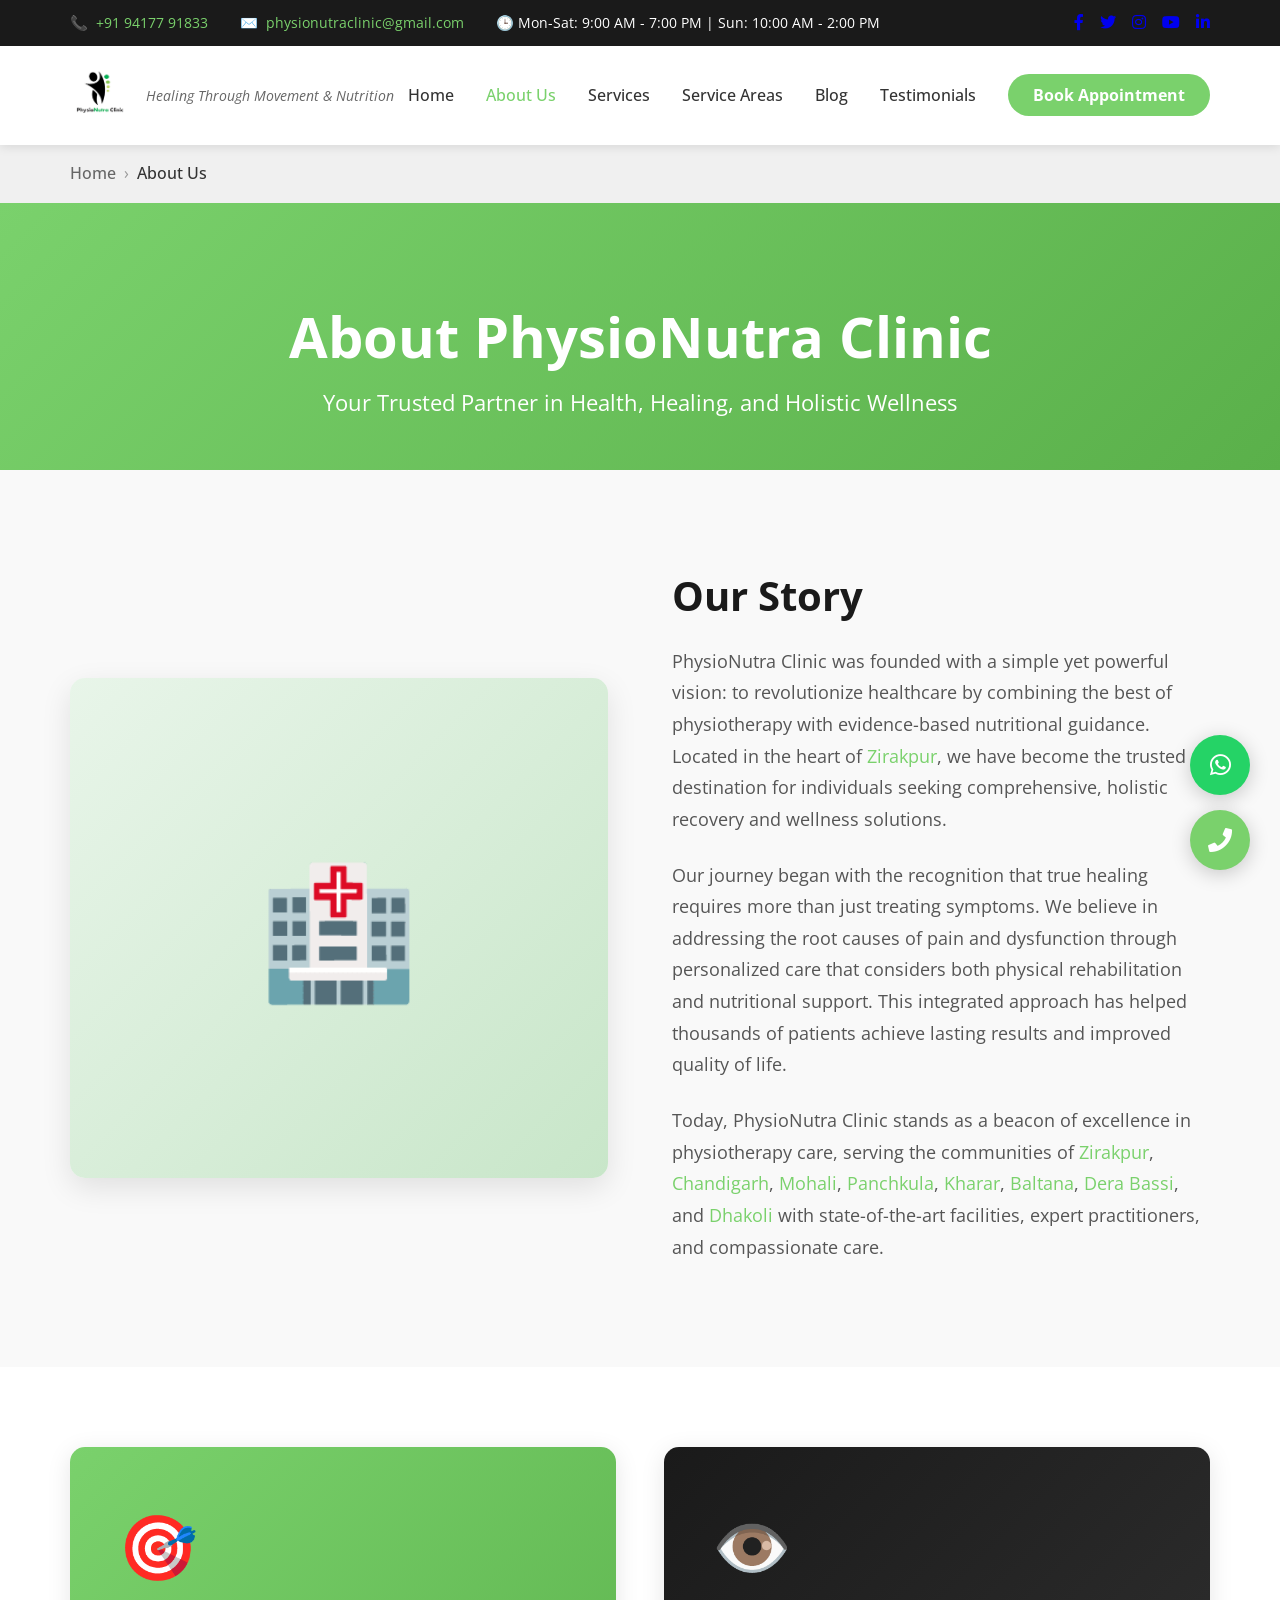
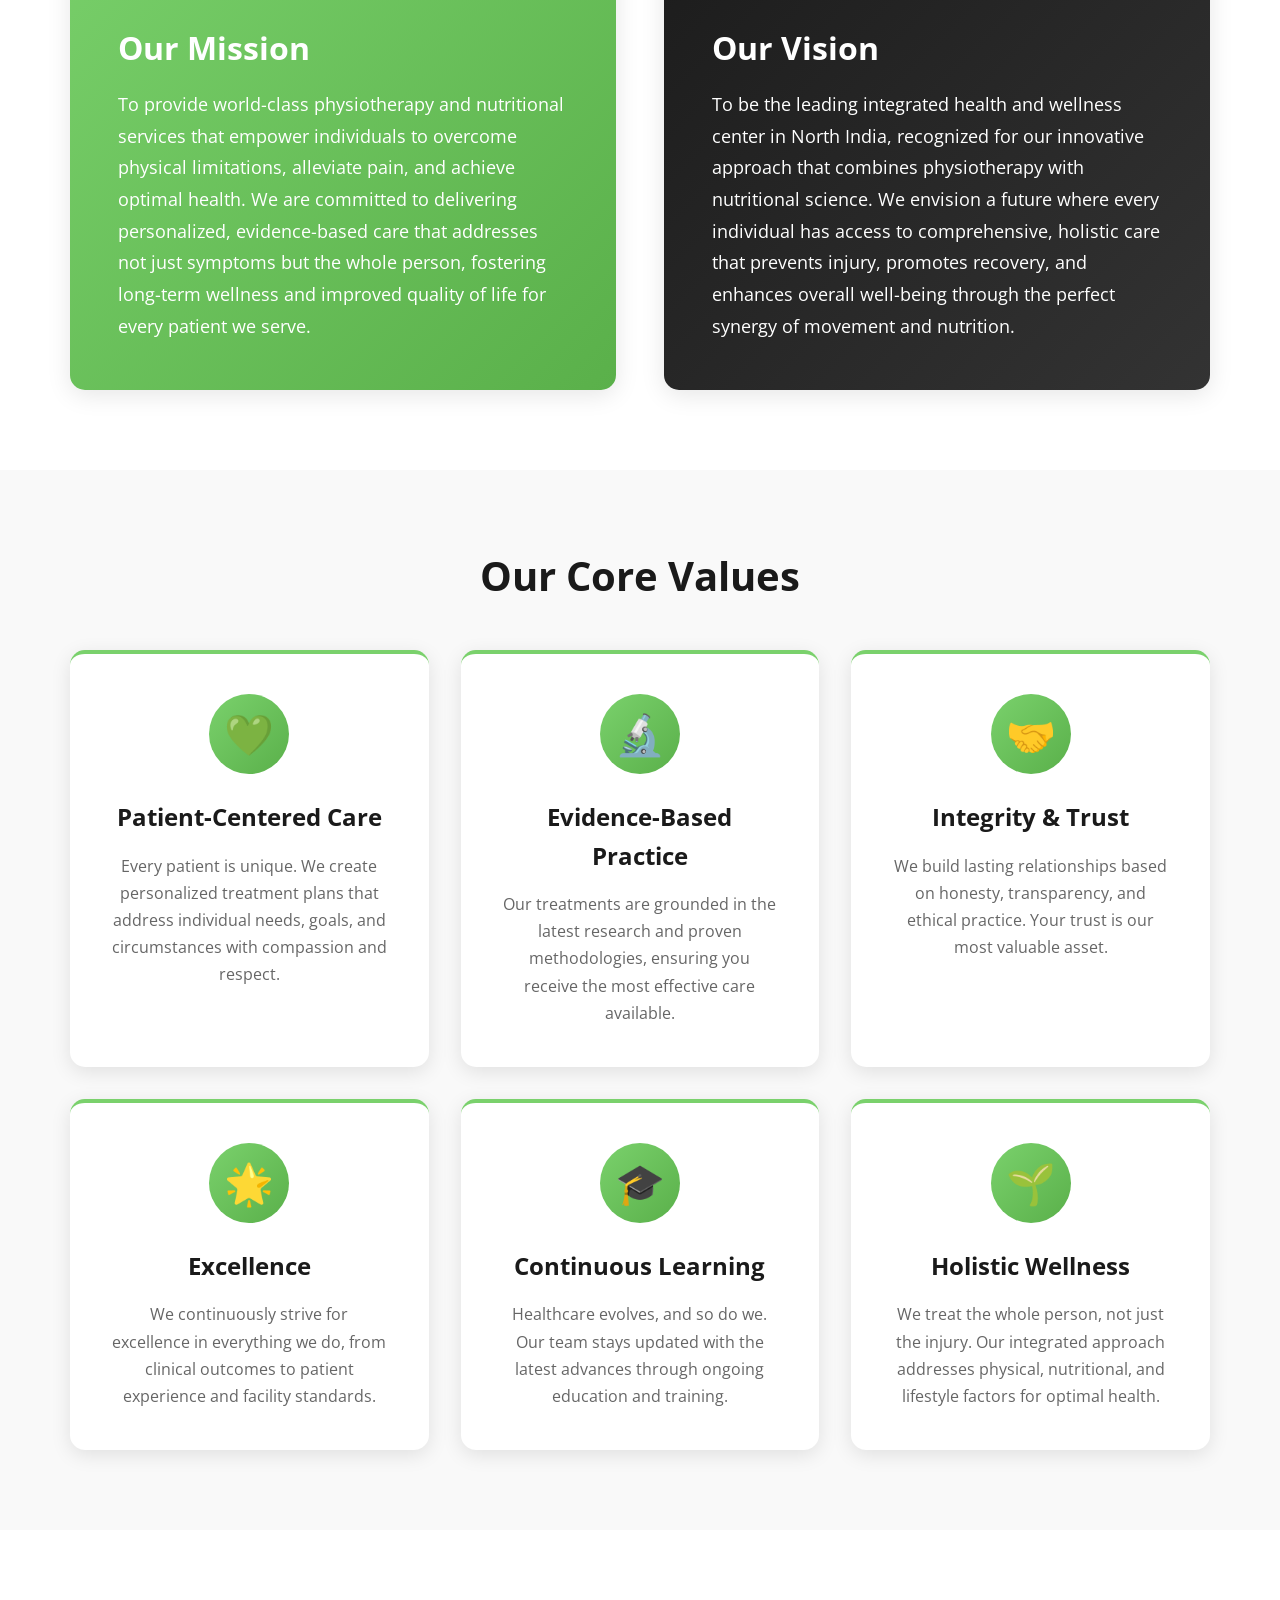
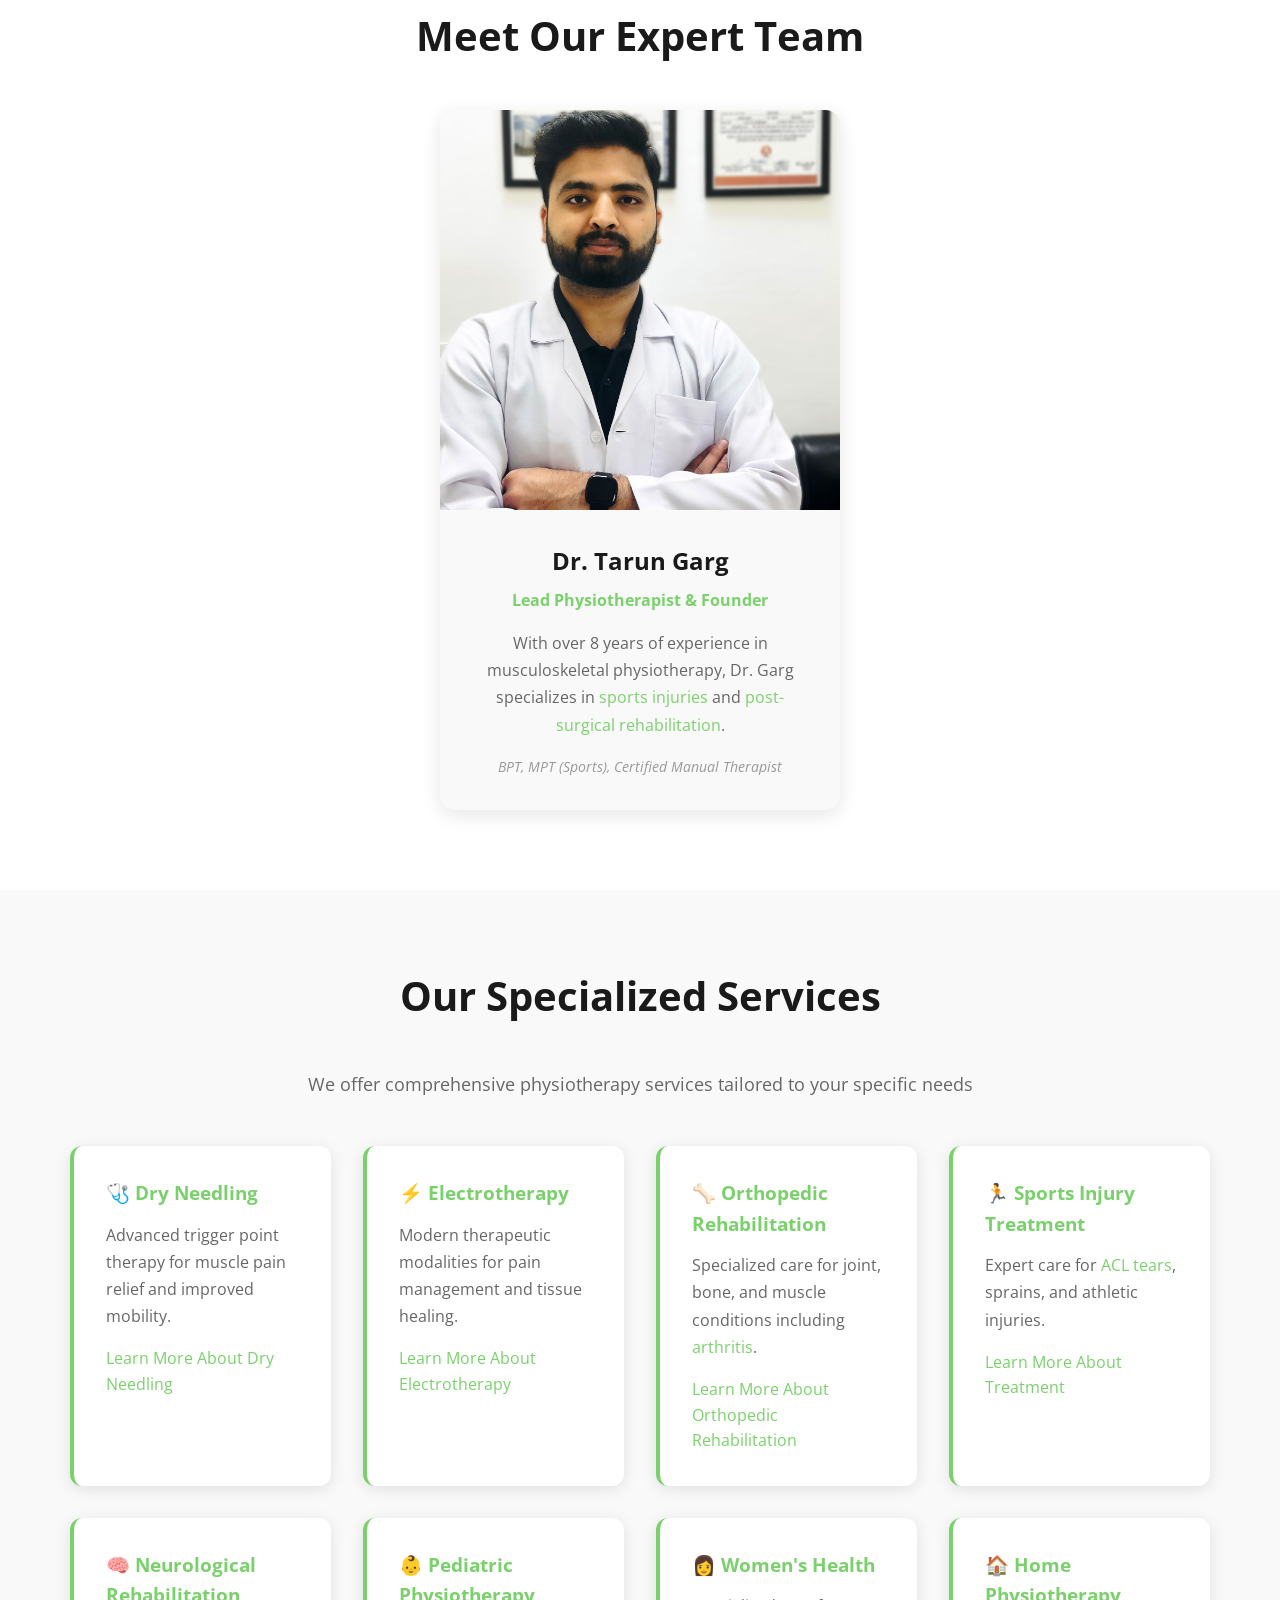
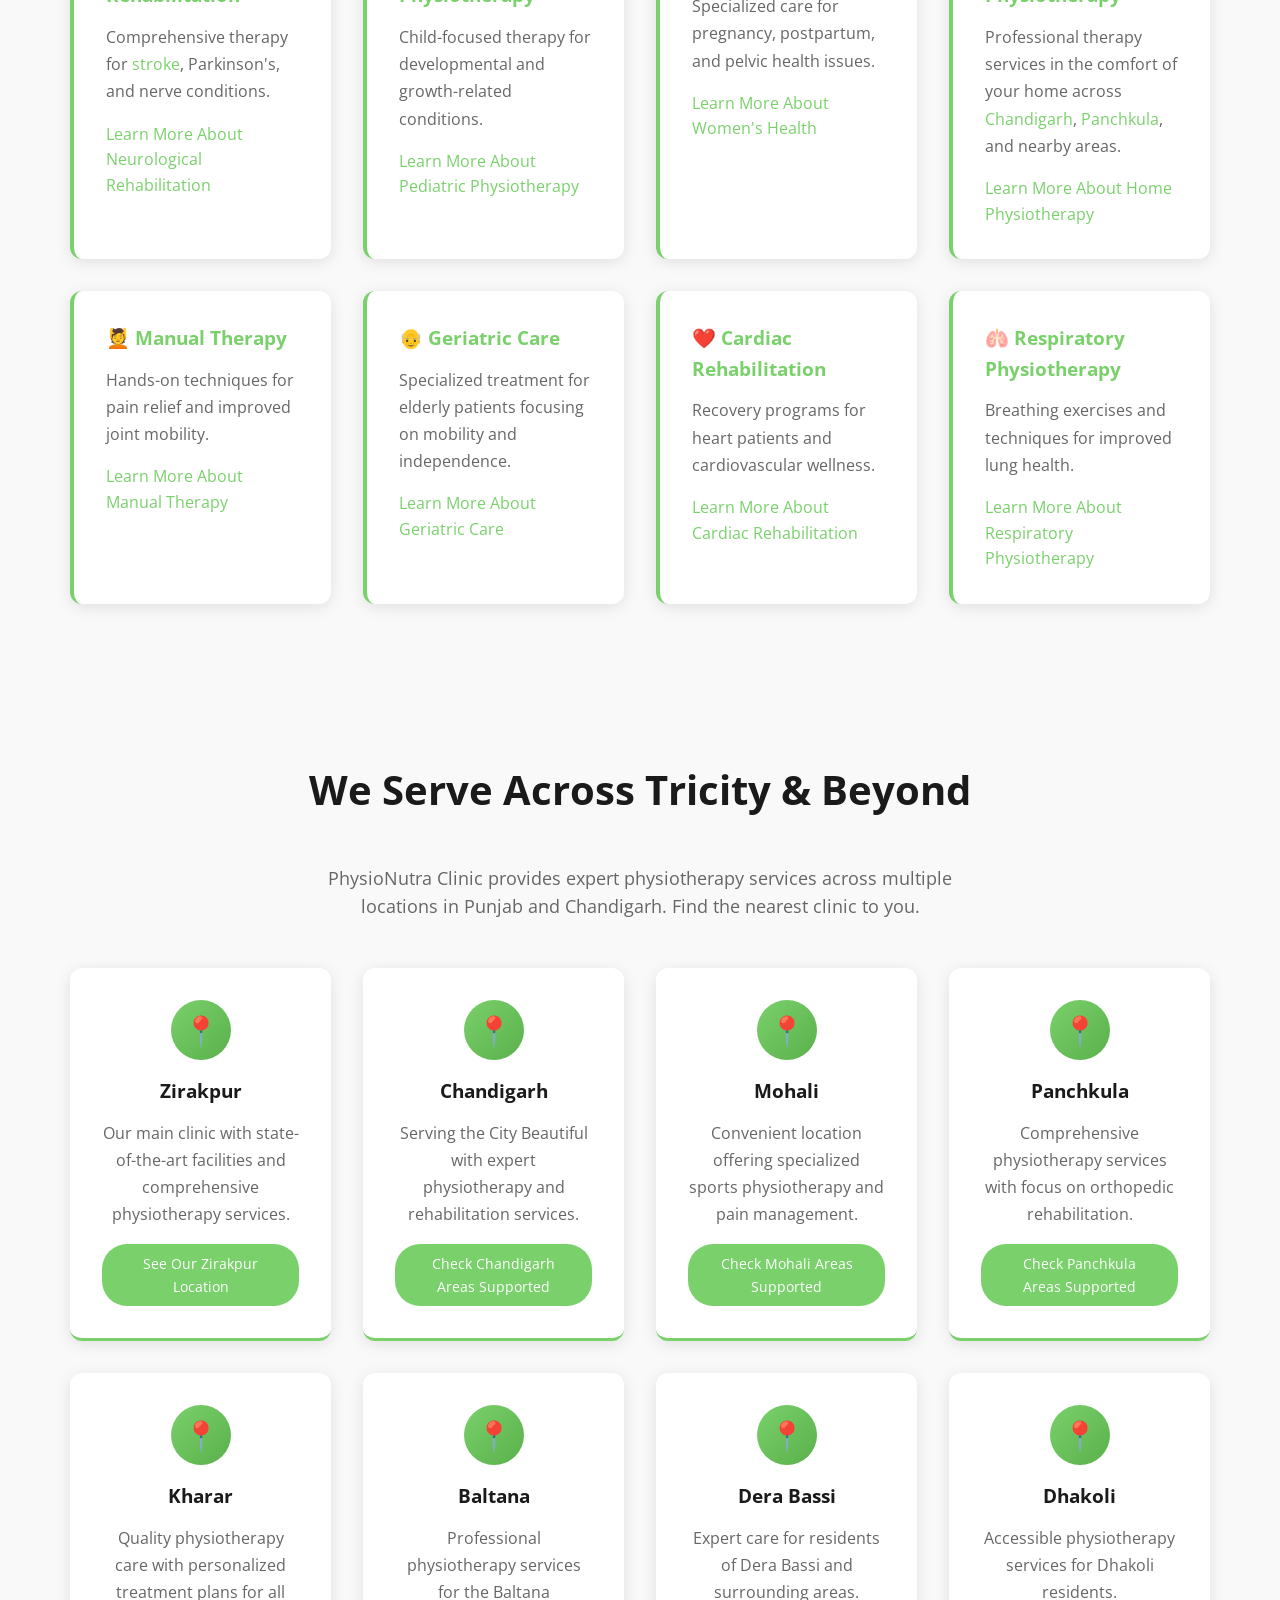
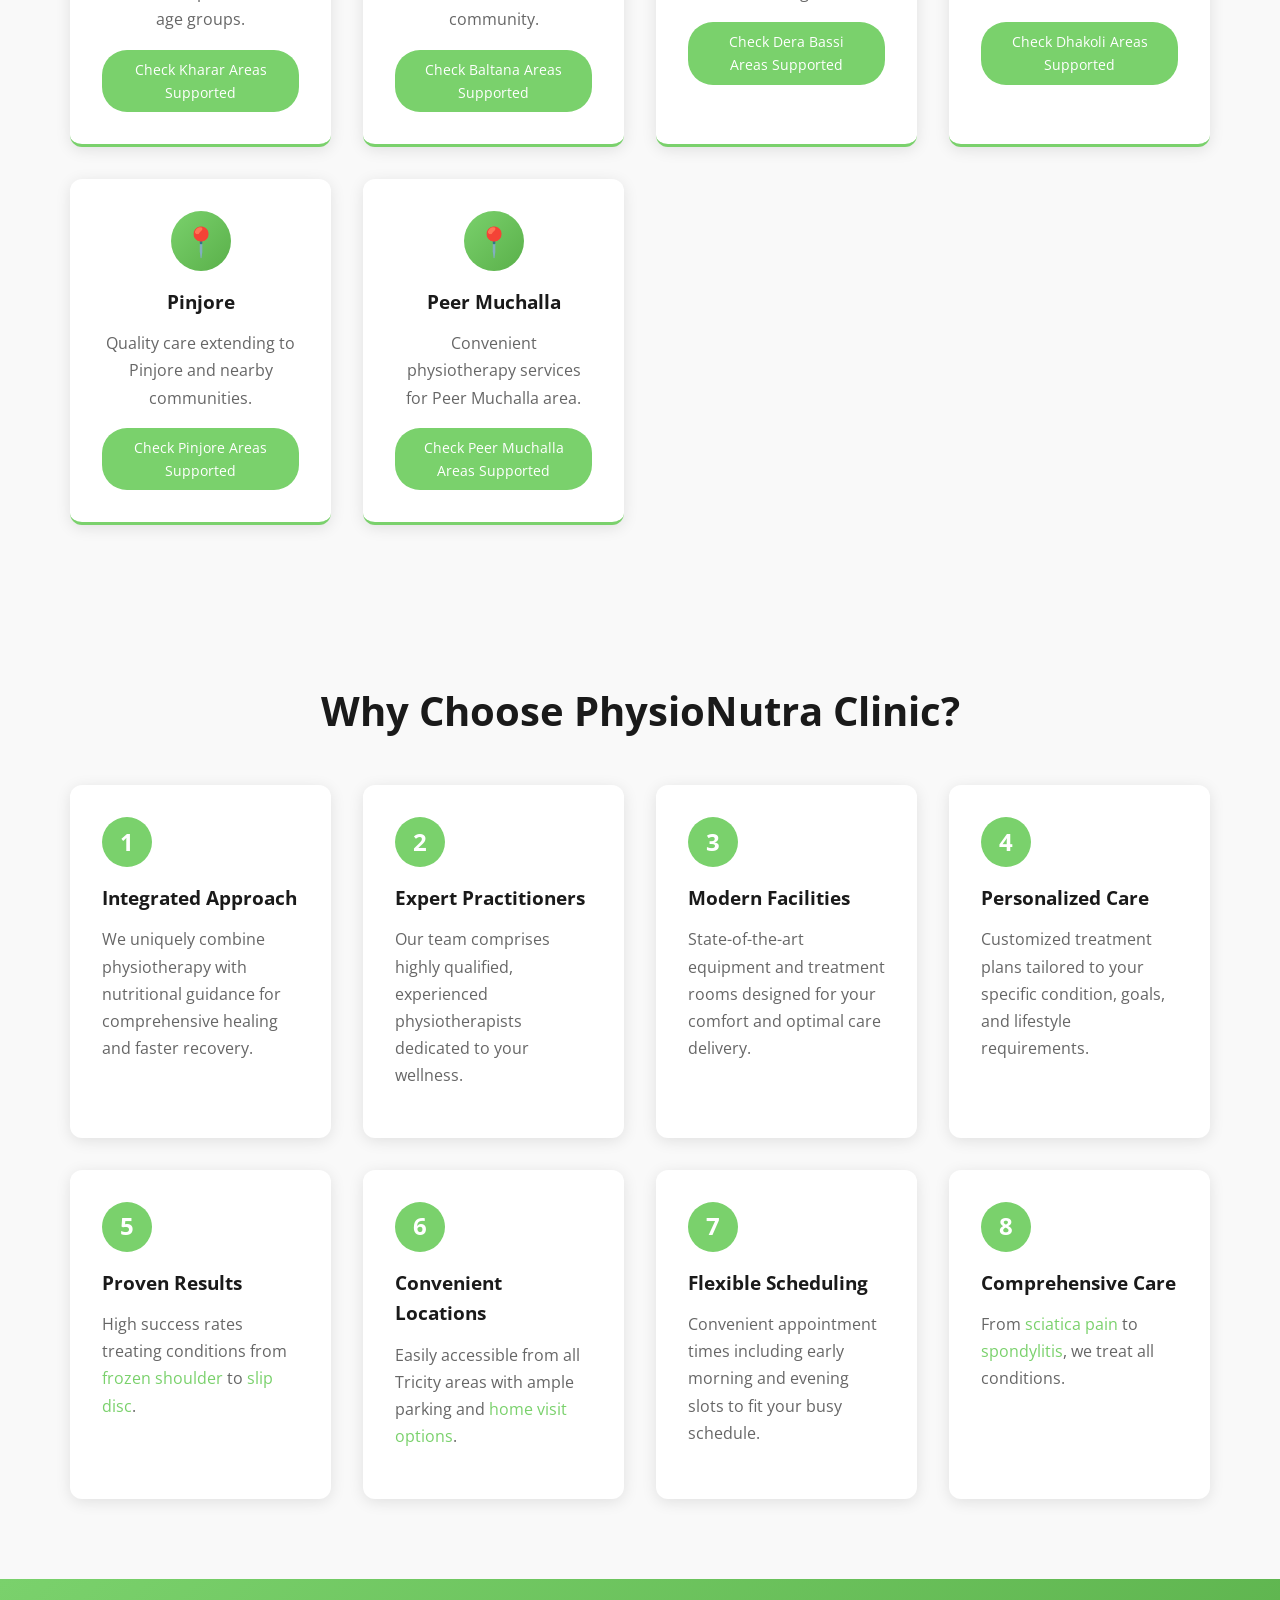
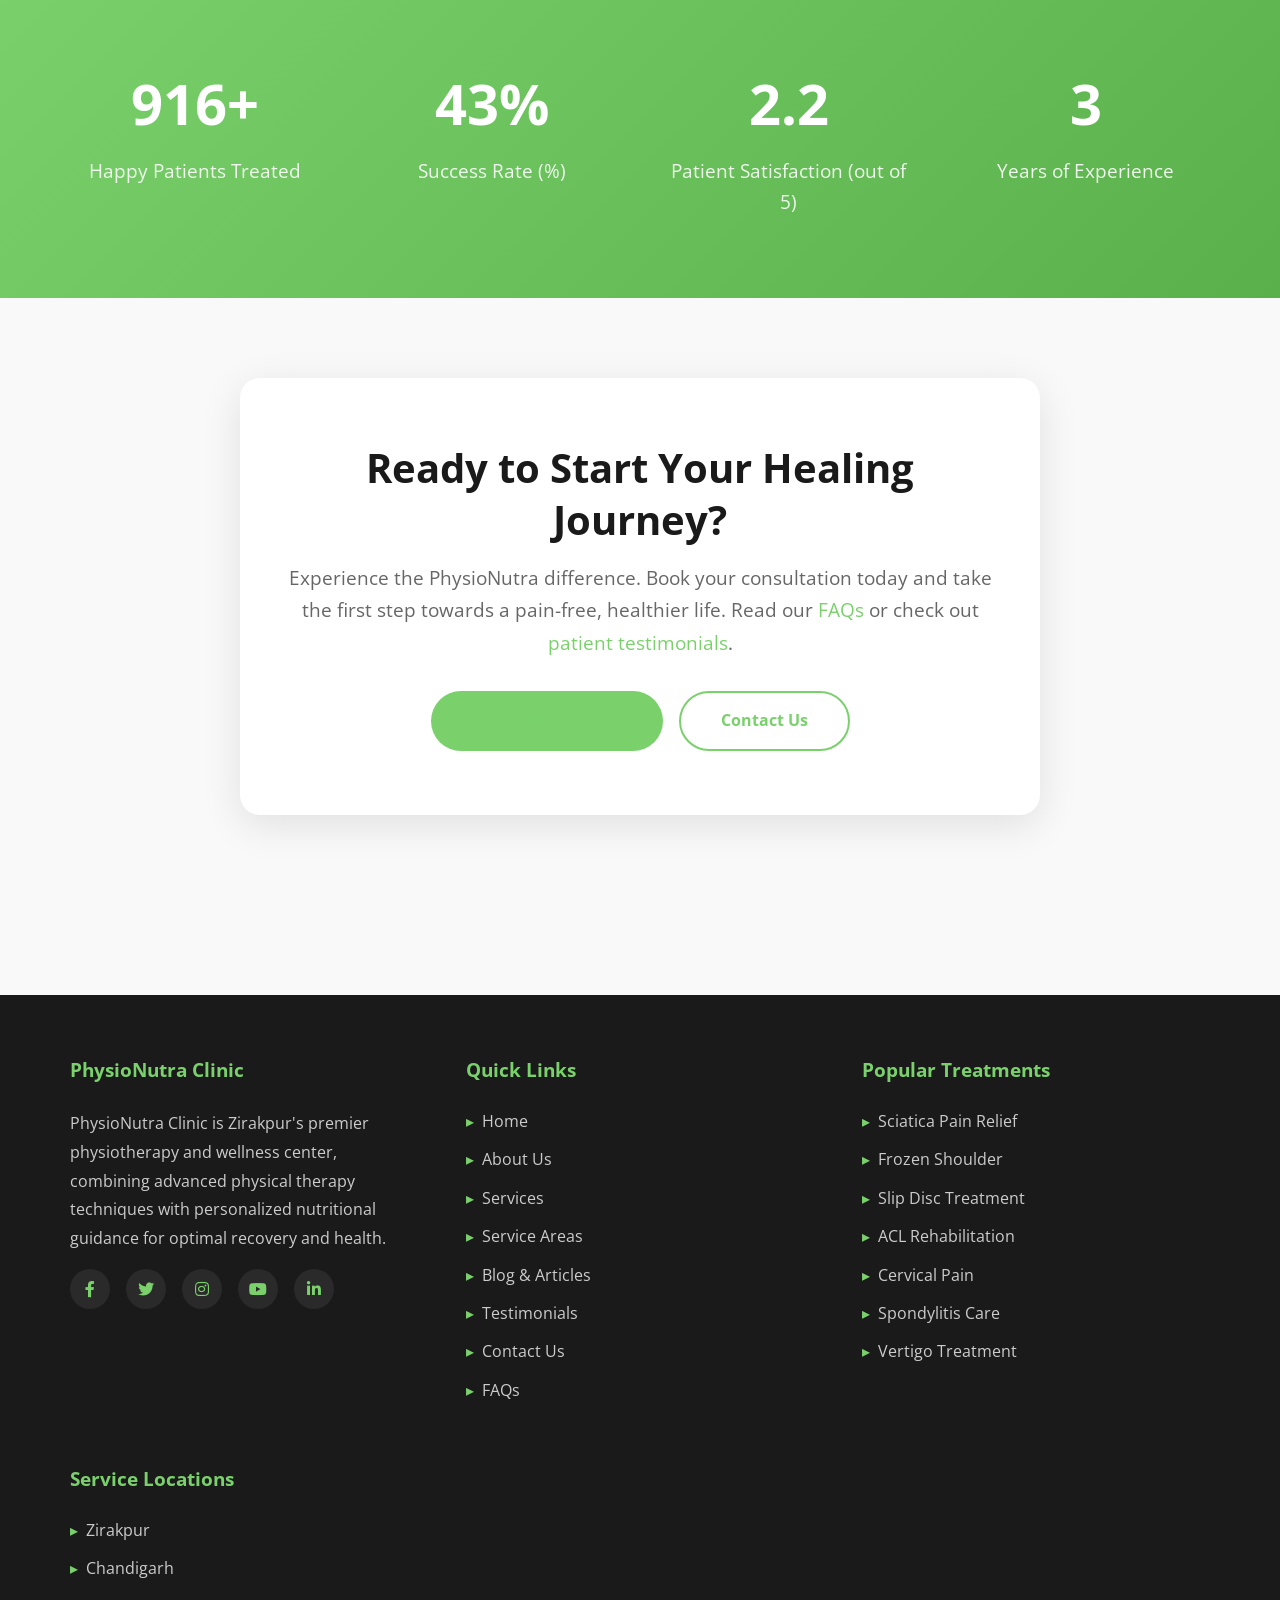
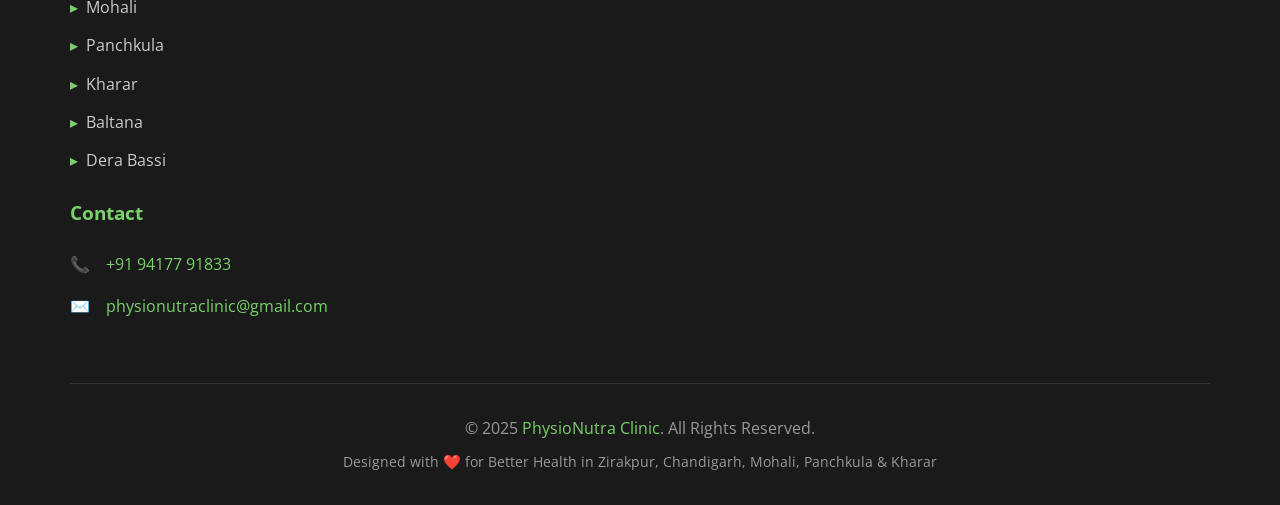
<file: about/index.html>
<!DOCTYPE html>
<html lang="en">
<head>
    <!-- Google tag (gtag.js) -->
<script async src="https://www.googletagmanager.com/gtag/js?id=AW-16805203244"></script>
<script>
  window.dataLayer = window.dataLayer || [];
  function gtag(){dataLayer.push(arguments);}
  gtag('js', new Date());

  gtag('config', 'AW-16805203244');
</script>
    
    <meta charset="UTF-8">
    <meta name="viewport" content="width=device-width, initial-scale=1.0">
    <link rel="profile" href="https://gmpg.org/xfn/11">
    <link rel="icon" href="../favicon.png" type="image/png" />
    <meta name="description" content="Learn about PhysioNutra Clinic Zirakpur - Expert physiotherapy and wellness center combining movement therapy with nutritional guidance for optimal health.">
    <title>About Us | PhysioNutra Clinic - Expert Physiotherapy in Zirakpur</title>
    <link href="https://fonts.googleapis.com/css2?family=Roboto:wght@400;700&family=Open+Sans:wght@400;600&display=swap" rel="stylesheet">
    <link rel="stylesheet" href="https://cdnjs.cloudflare.com/ajax/libs/font-awesome/5.15.3/css/all.min.css">
    <link rel="canonical" href="https://physionutraclinic.com/about/">
    <link rel="alternate" hreflang="en-us" href="https://physionutraclinic.com/about/" />
    <link rel="alternate" hreflang="x-default" href="https://physionutraclinic.com/about/" />
    <meta name="robots" content="index, follow, max-snippet:-1, max-video-preview:-1, max-image-preview:large">
    <meta property="og:description" content="Trusted physiotherapy clinic serving Chandigarh, Zirakpur, Panchkula & Mohali. Personalized rehab, pain relief & injury recovery to enhance your mobility.">
    <meta property="og:title" content="About Us | PhysioNutra Clinic - Expert Physiotherapy in Zirakpur">
    <meta property="og:url" content="https://physionutraclinic.com/about">
    <meta property="og:locale" content="en_US">
    <meta property="og:type" content="website">
    <meta property="og:site_name" content="Dr. Tarun's PhysioNutra Clinic">
    <meta property="og:updated_time" content="2026-02-28T15:09:57+00:00">
    <meta property="og:image" content="https://physionutraclinic.com/images/logo.png">
    <meta property="og:image:width" content="200">
    <meta property="og:image:height" content="200">
    <meta name="twitter:card" content="summary_large_image">
    <meta name="twitter:title" content="About Us | PhysioNutra Clinic - Expert Physiotherapy in Zirakpur">
    <meta name="twitter:description" content="Learn about PhysioNutra Clinic Zirakpur - Expert physiotherapy and wellness center combining movement therapy with nutritional guidance for optimal health.">
    <link rel="shortlink" href="https://physionutraclinic.com/about/">
    
    <!-- Google Tag Manager -->
    <script>(function(w,d,s,l,i){w[l]=w[l]||[];w[l].push({'gtm.start':
    new Date().getTime(),event:'gtm.js'});var f=d.getElementsByTagName(s)[0],
    j=d.createElement(s),dl=l!='dataLayer'?'&l='+l:'';j.async=true;j.src=
    'https://www.googletagmanager.com/gtm.js?id='+i+dl;f.parentNode.insertBefore(j,f);
    })(window,document,'script','dataLayer','GTM-NHVSMWD6');</script>
    
    <!-- Enhanced Schema Markup -->
    <script type="application/ld+json">
    {
      "@context": "https://schema.org",
      "@type": "MedicalBusiness",
      "name": "PhysioNutra Clinic",
      "description": "Premier physiotherapy and wellness center in Zirakpur offering sports physiotherapy, orthopedic rehabilitation, pain management, and nutritional counseling",
      "url": "https://physionutraclinic.com",
      "logo": "https://physionutraclinic.com/images/logo.png",
      "image": "https://physionutraclinic.com/images/logo.png",
      "address": {
        "@type": "PostalAddress",
        "streetAddress": "SCO 12, Ananta Square, Zirakpur, Gazipur Rd",
        "addressLocality": "Zirakpur",
        "addressRegion": "Punjab",
        "postalCode": "140603",
        "addressCountry": "IN"
      },
      "geo": {
        "@type": "GeoCoordinates",
        "latitude": "30.6425",
        "longitude": "76.8173"
      },
      "telephone": "+919417791833",
      "email": "physionutraclinic@gmail.com",
      "priceRange": "$$",
      "openingHoursSpecification": [
        {
          "@type": "OpeningHoursSpecification",
          "dayOfWeek": ["Monday", "Tuesday", "Wednesday", "Thursday", "Friday", "Saturday"],
          "opens": "09:00",
          "closes": "19:00"
        },
        {
          "@type": "OpeningHoursSpecification",
          "dayOfWeek": "Sunday",
          "opens": "10:00",
          "closes": "14:00"
        }
      ],
      "areaServed": [
        {"@type": "City", "name": "Zirakpur"},
        {"@type": "City", "name": "Chandigarh"},
        {"@type": "City", "name": "Mohali"},
        {"@type": "City", "name": "Panchkula"},
        {"@type": "City", "name": "Kharar"}
      ],
      "aggregateRating": {
        "@type": "AggregateRating",
        "ratingValue": "4.9",
        "reviewCount": "250"
      }
    }
    </script>

    <!-- Local Business Schema -->
    <script type="application/ld+json">
    {
      "@context": "https://schema.org",
      "@type": "LocalBusiness",
      "name": "PhysioNutra Clinic",
      "image": "https://physionutraclinic.com/images/logo.png",
      "url": "https://physionutraclinic.com",
      "telephone": "+919417791833",
      "address": {
        "@type": "PostalAddress",
        "streetAddress": "",
        "addressLocality": "Zirakpur",
        "addressRegion": "Punjab",
        "postalCode": "",
        "addressCountry": "IN"
      },
      "geo": {
        "@type": "GeoCoordinates",
        "latitude": 30.6425,
        "longitude": 76.8173
      },
      "openingHoursSpecification": [
        {
          "@type": "OpeningHoursSpecification",
          "dayOfWeek": ["Monday", "Tuesday", "Wednesday", "Thursday", "Friday", "Saturday"],
          "opens": "09:00",
          "closes": "19:00"
        },
        {
          "@type": "OpeningHoursSpecification",
          "dayOfWeek": "Sunday",
          "opens": "10:00",
          "closes": "14:00"
        }
      ],
      "aggregateRating": {
        "@type": "AggregateRating",
        "ratingValue": "4.8",
        "reviewCount": "150"
      }
    }
    </script>

    <!-- BreadcrumbList Schema -->
    <script type="application/ld+json">
    {
      "@context": "https://schema.org",
      "@type": "BreadcrumbList",
      "itemListElement": [
        {
          "@type": "ListItem",
          "position": 1,
          "name": "Home",
          "item": "https://physionutraclinic.com/"
        },
        {
          "@type": "ListItem",
          "position": 2,
          "name": "About Us",
          "item": "https://physionutraclinic.com/about/"
        }
      ]
    }
    </script>

    <style>
       /* ===================================
   IMPROVED CSS FOR ABOUT PAGE
   Matching Careers Page Layout
   =================================== */

/* Mobile-first approach - Base styles */
* {
    margin: 0;
    padding: 0;
    box-sizing: border-box;
}

body {
    font-family: 'Open Sans', 'Arial', sans-serif;
    line-height: 1.6;
    color: #333;
    background: #f9f9f9;
    -webkit-font-smoothing: antialiased;
    -moz-osx-font-smoothing: grayscale;
}

.container {
    max-width: 1200px;
    margin: 0 auto;
    padding: 0 20px;
}

/* ===================================
   HEADER IMPROVEMENTS
   =================================== */

header {
    background: #fff;
    box-shadow: 0 2px 10px rgba(0,0,0,0.1);
    position: sticky;
    top: 0;
    z-index: 1000;
}

.header-top {
    background: #1a1a1a;
    color: #fff;
    padding: 10px 0;
}

.header-top-content {
    display: flex;
    justify-content: space-between;
    align-items: center;
    flex-wrap: wrap;
    gap: 1rem;
}

.header-contact {
    display: flex;
    gap: 2rem;
    flex-wrap: wrap;
}

.header-contact-item {
    display: flex;
    align-items: center;
    gap: 0.5rem;
    font-size: 0.9rem;
}

.header-contact-item a {
    color: #7ad16c;
    text-decoration: none;
}

.header-social {
    display: flex;
    gap: 1rem;
}

.social-link {
    color: #7ad16c;
    font-size: 1.2rem;
    text-decoration: none;
    transition: color 0.3s;
}

.social-link:hover {
    color: #5ab04a;
}

.header-main {
    padding: 1rem 0;
    position: relative; /* Important for mobile menu positioning */
}

.header-main-content {
    display: flex;
    justify-content: space-between;
    align-items: center;
}

.logo-section {
    display: flex;
    align-items: center;
    gap: 1rem;
}

.logo {
    height: 60px;
    width: auto;
}

.tagline {
    font-size: 0.9rem;
    color: #666;
    font-style: italic;
}

nav ul {
    display: flex;
    list-style: none;
    gap: 2rem;
    align-items: center;
}

nav a {
    text-decoration: none;
    color: #333;
    font-weight: 500;
    transition: color 0.3s;
}

nav a:hover,
nav a.active {
    color: #7ad16c;
}

.cta-button {
    padding: 10px 25px;
    background: #7ad16c;
    color: #fff !important;
    text-decoration: none;
    border-radius: 25px;
    font-weight: bold;
    transition: all 0.3s;
}

.cta-button:hover {
    background: #5ab04a;
    transform: translateY(-2px);
}

.mobile-menu-toggle {
    display: none;
    background: none;
    border: none;
    font-size: 1.5rem;
    cursor: pointer;
    color: #333;
}

/* ===================================
   BREADCRUMBS
   =================================== */

.breadcrumbs {
    background: #f0f0f0;
    padding: 1rem 0;
}

.breadcrumbs-list {
    display: flex;
    list-style: none;
    gap: 0.5rem;
    flex-wrap: wrap;
}

.breadcrumbs-list li {
    display: flex;
    align-items: center;
    gap: 0.5rem;
}

.breadcrumbs-list li::after {
    content: '›';
    color: #999;
}

.breadcrumbs-list li:last-child::after {
    display: none;
}

.breadcrumbs-list a {
    color: #666;
    text-decoration: none;
    transition: color 0.3s;
}

.breadcrumbs-list a:hover {
    color: #7ad16c;
}

.breadcrumbs-list .current {
    color: #333;
    font-weight: 500;
}

/* ===================================
   PAGE HEADER
   =================================== */

.page-header {
    background: linear-gradient(135deg, #7ad16c 0%, #5ab04a 100%);
    color: white;
    padding: 80px 0 40px;
    text-align: center;
}

.page-header h1 {
    font-size: 3rem;
    margin-bottom: 1rem;
    font-weight: 700;
    line-height: 1.2;
}

.page-header p {
    font-size: 1.3rem;
    max-width: 700px;
    margin: 0 auto;
    line-height: 1.5;
}

/* ===================================
   MAIN CONTENT SECTIONS
   =================================== */

.main-content {
    padding: 80px 0;
}

.story-section {
    margin-bottom: 80px;
}

.story-grid {
    display: grid;
    grid-template-columns: 1fr;
    gap: 3rem;
    align-items: center;
}

.story-image {
    width: 100%;
    height: 400px;
    background: linear-gradient(135deg, #e8f5e9 0%, #c8e6c9 100%);
    border-radius: 15px;
    display: flex;
    align-items: center;
    justify-content: center;
    font-size: 6rem;
    box-shadow: 0 10px 30px rgba(0,0,0,0.1);
}

.story-content h2 {
    font-size: 2rem;
    color: #1a1a1a;
    margin-bottom: 1.5rem;
    font-weight: 700;
    line-height: 1.3;
}

.story-content p {
    font-size: 1rem;
    color: #555;
    margin-bottom: 1.5rem;
    line-height: 1.8;
}

.story-content a {
    color: #7ad16c;
    text-decoration: none;
    transition: color 0.3s;
}

.story-content a:hover {
    color: #5ab04a;
    text-decoration: underline;
}

/* ===================================
   SECTION TITLES
   =================================== */

.section-title {
    text-align: center;
    font-size: 2rem;
    color: #1a1a1a;
    margin-bottom: 2rem;
    font-weight: 700;
    line-height: 1.3;
}

/* ===================================
   MISSION & VISION
   =================================== */

.mission-vision {
    background: white;
    padding: 60px 0;
}

.mv-grid {
    display: grid;
    grid-template-columns: 1fr;
    gap: 2rem;
}

.mv-card {
    padding: 2.5rem;
    border-radius: 15px;
    box-shadow: 0 5px 25px rgba(0,0,0,0.1);
    transition: transform 0.3s;
}

.mv-card:hover {
    transform: translateY(-10px);
}

.mission-card {
    background: linear-gradient(135deg, #7ad16c 0%, #5ab04a 100%);
    color: white;
}

.vision-card {
    background: linear-gradient(135deg, #1a1a1a 0%, #333 100%);
    color: white;
}

.mv-icon {
    font-size: 3rem;
    margin-bottom: 1.5rem;
}

.mv-card h3 {
    font-size: 1.5rem;
    margin-bottom: 1rem;
    font-weight: 700;
}

.mv-card p {
    font-size: 1rem;
    line-height: 1.8;
}

/* ===================================
   VALUES SECTION
   =================================== */

.values-section {
    padding: 60px 0;
}

.values-grid {
    display: grid;
    grid-template-columns: 1fr;
    gap: 1.5rem;
}

.value-card {
    background: white;
    padding: 2rem;
    border-radius: 15px;
    text-align: center;
    box-shadow: 0 5px 20px rgba(0,0,0,0.1);
    transition: all 0.3s;
    border-top: 4px solid #7ad16c;
}

.value-card:hover {
    transform: translateY(-10px);
    box-shadow: 0 10px 30px rgba(0,0,0,0.15);
}

.value-icon {
    width: 70px;
    height: 70px;
    background: linear-gradient(135deg, #7ad16c, #5ab04a);
    border-radius: 50%;
    display: flex;
    align-items: center;
    justify-content: center;
    margin: 0 auto 1.5rem;
    font-size: 2rem;
    color: white;
}

.value-card h3 {
    font-size: 1.3rem;
    color: #1a1a1a;
    margin-bottom: 1rem;
    font-weight: 700;
}

.value-card p {
    color: #666;
    line-height: 1.7;
    font-size: 0.95rem;
}

/* ===================================
   TEAM SECTION
   =================================== */

.team-section {
    background: white;
    padding: 60px 0;
}

.team-grid {
    display: grid;
    grid-template-columns: 1fr;
    gap: 2rem;
    margin-top: 2rem;
    justify-items: center;
}

.team-card {
    background: #f9f9f9;
    border-radius: 15px;
    overflow: hidden;
    box-shadow: 0 5px 20px rgba(0,0,0,0.1);
    transition: transform 0.3s;
    max-width: 400px;
    width: 100%;
}

.team-card:hover {
    transform: translateY(-10px);
}

.team-image {
    width: 100%;
    height: 350px;
    background: linear-gradient(135deg, #e8f5e9 0%, #c8e6c9 100%);
    overflow: hidden;
    position: relative;
}

.team-image img {
    width: 100%;
    height: 100%;
    object-fit: cover;
    object-position: center;
    display: block;
}

.team-info {
    padding: 1.5rem;
    text-align: center;
}

.team-info h3 {
    font-size: 1.3rem;
    color: #1a1a1a;
    margin-bottom: 0.5rem;
    font-weight: 700;
}

.team-role {
    color: #7ad16c;
    font-weight: bold;
    margin-bottom: 1rem;
    font-size: 0.95rem;
}

.team-info p {
    color: #666;
    line-height: 1.7;
    margin-bottom: 1rem;
    font-size: 0.95rem;
}

.team-specialization {
    font-size: 0.85rem;
    color: #999;
    font-style: italic;
}

/* ===================================
   GRIDS - SERVICES, LOCATIONS, WHY CHOOSE
   =================================== */

.services-highlights,
.service-areas-section,
.why-choose {
    padding: 60px 0;
}

.services-grid,
.locations-grid,
.why-grid {
    display: grid;
    grid-template-columns: 1fr;
    gap: 1.5rem;
    margin-top: 2rem;
}

.service-highlight-card,
.location-card,
.why-item {
    background: white;
    padding: 1.5rem;
    border-radius: 12px;
    box-shadow: 0 3px 15px rgba(0,0,0,0.1);
    transition: all 0.3s;
}

.service-highlight-card {
    border-left: 4px solid #7ad16c;
}

.location-card {
    text-align: center;
    border-bottom: 3px solid #7ad16c;
}

.service-highlight-card:hover,
.location-card:hover,
.why-item:hover {
    transform: translateY(-5px);
    box-shadow: 0 8px 25px rgba(0,0,0,0.15);
}

.service-highlight-card h4,
.location-card h3,
.why-item h3 {
    color: #1a1a1a;
    margin-bottom: 0.8rem;
    font-size: 1.1rem;
    font-weight: 700;
}

.service-highlight-card p,
.location-card p,
.why-item p {
    color: #666;
    line-height: 1.7;
    margin-bottom: 1rem;
    font-size: 0.95rem;
}

.service-highlight-card a,
.why-item a {
    color: #7ad16c;
    text-decoration: none;
    transition: color 0.3s;
}

.service-highlight-card a:hover,
.why-item a:hover {
    color: #5ab04a;
    text-decoration: underline;
}

.location-icon {
    width: 60px;
    height: 60px;
    background: linear-gradient(135deg, #7ad16c, #5ab04a);
    border-radius: 50%;
    display: flex;
    align-items: center;
    justify-content: center;
    margin: 0 auto 1rem;
    font-size: 1.8rem;
    color: white;
}

.why-number {
    width: 50px;
    height: 50px;
    background: #7ad16c;
    color: white;
    border-radius: 50%;
    display: flex;
    align-items: center;
    justify-content: center;
    font-size: 1.5rem;
    font-weight: bold;
    margin-bottom: 1rem;
}

.location-card a {
    display: inline-block;
    padding: 0.5rem 1.5rem;
    background: #7ad16c;
    color: white;
    text-decoration: none;
    border-radius: 25px;
    font-size: 0.9rem;
    transition: all 0.3s;
}

.location-card a:hover {
    background: #5ab04a;
    transform: scale(1.05);
}

/* ===================================
   STATS SECTION
   =================================== */

.stats-section {
    background: linear-gradient(135deg, #7ad16c 0%, #5ab04a 100%);
    padding: 60px 0;
    color: white;
}

.stats-grid {
    display: grid;
    grid-template-columns: repeat(2, 1fr);
    gap: 2rem;
    text-align: center;
}

.stat-item {
    display: flex;
    flex-direction: column;
    align-items: center;
}

.stat-number {
    font-size: 2.5rem;
    font-weight: bold;
    margin-bottom: 0.5rem;
}

.stat-label {
    font-size: 1rem;
    opacity: 0.9;
}

/* ===================================
   CTA SECTION
   =================================== */

.cta-section {
    padding: 60px 0;
    text-align: center;
    background: #f9f9f9;
}

/* ===================================
   FOOTER
   =================================== */

footer {
    background: #1a1a1a;
    color: #fff;
    padding: 60px 0 0;
}

.footer-content {
    display: grid;
    grid-template-columns: repeat(auto-fit, minmax(250px, 1fr));
    gap: 3rem;
    margin-bottom: 3rem;
}

.footer-section h3 {
    color: #7ad16c;
    margin-bottom: 1.5rem;
    font-weight: 700;
}

.footer-section p {
    color: #ccc;
    line-height: 1.8;
}

.footer-links {
    list-style: none;
}

.footer-links li {
    margin-bottom: 0.8rem;
}

.footer-links a {
    color: #ccc;
    text-decoration: none;
    transition: color 0.3s;
}

.footer-links a:hover {
    color: #7ad16c;
}

.footer-links a::before {
    content: '▸';
    color: #7ad16c;
    margin-right: 0.5rem;
}

.footer-contact-item {
    display: flex;
    gap: 1rem;
    margin-bottom: 1rem;
    color: #ccc;
}

.footer-contact-item a {
    color: #7ad16c;
    text-decoration: none;
}

.footer-contact-item a:hover {
    text-decoration: underline;
}

.footer-social {
    display: flex;
    gap: 1rem;
    margin-top: 1rem;
}

.footer-social a {
    width: 40px;
    height: 40px;
    background: #2a2a2a;
    display: flex;
    align-items: center;
    justify-content: center;
    border-radius: 50%;
    color: #7ad16c;
    text-decoration: none;
    transition: all 0.3s;
}

.footer-social a:hover {
    background: #7ad16c;
    color: #fff;
}

.footer-bottom {
    border-top: 1px solid #333;
    padding: 2rem 0;
    text-align: center;
    color: #999;
}

.footer-bottom a {
    color: #7ad16c;
    text-decoration: none;
}

.footer-bottom a:hover {
    text-decoration: underline;
}

.cta-content {
    background: white;
    padding: 2.5rem 1.5rem;
    border-radius: 20px;
    box-shadow: 0 10px 40px rgba(0,0,0,0.1);
    max-width: 800px;
    margin: 0 auto;
}

.cta-content h2 {
    font-size: 1.8rem;
    color: #1a1a1a;
    margin-bottom: 1rem;
    font-weight: 700;
    line-height: 1.3;
}

.cta-content p {
    font-size: 1rem;
    color: #666;
    margin-bottom: 1.5rem;
    line-height: 1.7;
}

.cta-buttons {
    display: flex;
    flex-direction: column;
    gap: 1rem;
    justify-content: center;
}

.primary-btn,
.secondary-btn {
    padding: 12px 30px;
    text-decoration: none;
    border-radius: 50px;
    font-weight: bold;
    transition: all 0.3s;
    display: block;
    text-align: center;
    font-size: 0.95rem;
}

.primary-btn {
    background: #7ad16c;
    color: white;
}

.primary-btn:hover {
    background: #5ab04a;
    transform: translateY(-2px);
    box-shadow: 0 5px 15px rgba(122, 209, 108, 0.3);
}

.secondary-btn {
    background: white;
    color: #7ad16c;
    border: 2px solid #7ad16c;
}

.secondary-btn:hover {
    background: #7ad16c;
    color: white;
}

/* ===================================
   FLOATING BUTTONS
   =================================== */

.floating-buttons {
    position: fixed;
    bottom: 20px;
    right: 20px;
    z-index: 999;
    display: flex;
    flex-direction: column;
    gap: 10px;
}

.floating-btn {
    width: 50px;
    height: 50px;
    border-radius: 50%;
    display: flex;
    align-items: center;
    justify-content: center;
    text-decoration: none;
    color: white;
    font-size: 1.3rem;
    box-shadow: 0 4px 20px rgba(0, 0, 0, 0.2);
    transition: all 0.3s;
}

.whatsapp-btn {
    background: #25D366;
}

.phone-btn {
    background: #7ad16c;
}

.floating-btn:hover {
    transform: scale(1.1);
}

/* ===================================
   TABLET STYLES (min-width: 768px)
   =================================== */

@media (min-width: 768px) {
    .container {
        padding: 0 30px;
    }

    .page-header {
        padding: 100px 0 50px;
    }

    .page-header h1 {
        font-size: 3.5rem;
    }

    .page-header p {
        font-size: 1.4rem;
    }

    .main-content {
        padding: 100px 0;
    }

    .story-grid {
        grid-template-columns: 1fr 1fr;
        gap: 4rem;
    }

    .story-image {
        height: 450px;
        font-size: 8rem;
    }

    .story-content h2 {
        font-size: 2.5rem;
    }

    .story-content p {
        font-size: 1.1rem;
    }

    .section-title {
        font-size: 2.5rem;
        margin-bottom: 3rem;
    }

    .mission-vision,
    .values-section,
    .team-section,
    .services-highlights,
    .service-areas-section,
    .why-choose,
    .stats-section,
    .cta-section {
        padding: 80px 0;
    }

    .mv-grid {
        grid-template-columns: 1fr 1fr;
        gap: 3rem;
    }

    .mv-card {
        padding: 3rem;
    }

    .mv-icon {
        font-size: 4rem;
    }

    .mv-card h3 {
        font-size: 2rem;
    }

    .mv-card p {
        font-size: 1.1rem;
    }

    .values-grid {
        grid-template-columns: repeat(2, 1fr);
        gap: 2rem;
    }

    .value-card {
        padding: 2.5rem;
    }

    .value-icon {
        width: 80px;
        height: 80px;
        font-size: 2.5rem;
    }

    .value-card h3 {
        font-size: 1.5rem;
    }

    .value-card p {
        font-size: 1rem;
    }

    .team-grid {
        grid-template-columns: repeat(auto-fit, minmax(300px, 1fr));
        gap: 3rem;
        margin-top: 3rem;
    }

    .team-image {
        height: 400px;
    }

    .team-info {
        padding: 2rem;
    }

    .team-info h3 {
        font-size: 1.5rem;
    }

    .team-role,
    .team-info p {
        font-size: 1rem;
    }

    .team-specialization {
        font-size: 0.9rem;
    }

    .services-grid,
    .locations-grid {
        grid-template-columns: repeat(2, 1fr);
        gap: 2rem;
        margin-top: 3rem;
    }

    .why-grid {
        grid-template-columns: repeat(2, 1fr);
        gap: 2rem;
        margin-top: 3rem;
    }

    .service-highlight-card,
    .location-card,
    .why-item {
        padding: 2rem;
    }

    .service-highlight-card h4,
    .location-card h3,
    .why-item h3 {
        font-size: 1.2rem;
    }

    .service-highlight-card p,
    .location-card p,
    .why-item p {
        font-size: 1rem;
    }

    .stats-grid {
        grid-template-columns: repeat(4, 1fr);
        gap: 3rem;
    }

    .stat-number {
        font-size: 3.5rem;
    }

    .stat-label {
        font-size: 1.2rem;
    }

    .cta-content {
        padding: 4rem 3rem;
    }

    .cta-content h2 {
        font-size: 2.5rem;
    }

    .cta-content p {
        font-size: 1.2rem;
        margin-bottom: 2rem;
    }

    .cta-buttons {
        flex-direction: row;
        gap: 1rem;
    }

    .primary-btn,
    .secondary-btn {
        padding: 15px 40px;
        font-size: 1rem;
    }

    .floating-buttons {
        bottom: 30px;
        right: 30px;
        gap: 15px;
    }

    .floating-btn {
        width: 60px;
        height: 60px;
        font-size: 1.5rem;
    }
}

/* ===================================
   DESKTOP STYLES (min-width: 1024px)
   =================================== */

@media (min-width: 1024px) {
    .values-grid {
        grid-template-columns: repeat(3, 1fr);
    }

    .services-grid,
    .locations-grid,
    .why-grid {
        grid-template-columns: repeat(3, 1fr);
    }

    .story-image {
        height: 500px;
    }
}

/* ===================================
   LARGE DESKTOP (min-width: 1200px)
   =================================== */

@media (min-width: 1200px) {
    .services-grid {
        grid-template-columns: repeat(4, 1fr);
    }

    .locations-grid {
        grid-template-columns: repeat(auto-fit, minmax(250px, 1fr));
    }

    .why-grid {
        grid-template-columns: repeat(4, 1fr);
    }
}

/* ===================================
   MOBILE MENU (max-width: 768px)
   =================================== */

@media (max-width: 768px) {
    .header-top {
        display: none;
    }

    .mobile-menu-toggle {
        display: block;
    }

    nav ul {
        display: none;
        position: absolute;
        top: 100%;
        left: 0;
        right: 0;
        background: white;
        flex-direction: column;
        padding: 1rem;
        box-shadow: 0 4px 10px rgba(0,0,0,0.1);
        gap: 0;
        z-index: 999;
    }

    nav ul.active {
        display: flex;
    }

    nav ul li {
        width: 100%;
        border-bottom: 1px solid #eee;
    }

    nav ul li:last-child {
        border-bottom: none;
    }

    nav ul li a {
        display: block;
        padding: 1rem;
    }

    .logo {
        height: 55px;
    }

    .tagline {
        display: none;
    }
}

/* ===================================
   SMALL MOBILE (max-width: 480px)
   =================================== */

@media (max-width: 480px) {
    .container {
        padding: 0 15px;
    }

    .logo {
        height: 50px;
    }

    .page-header h1 {
        font-size: 1.5rem;
    }

    .page-header p {
        font-size: 0.95rem;
    }

    .story-content h2,
    .section-title {
        font-size: 1.5rem;
    }

    .story-content p {
        font-size: 0.95rem;
    }

    .mv-icon {
        font-size: 2.5rem;
    }

    .mv-card h3 {
        font-size: 1.3rem;
    }

    .mv-card p {
        font-size: 0.95rem;
    }

    .value-icon {
        width: 60px;
        height: 60px;
        font-size: 2rem;
    }

    .value-card h3 {
        font-size: 1.1rem;
    }

    .value-card p {
        font-size: 0.9rem;
    }

    .stat-number {
        font-size: 2rem;
    }

    .stat-label {
        font-size: 0.9rem;
    }

    .cta-content h2 {
        font-size: 1.5rem;
    }

    .cta-content p {
        font-size: 0.95rem;
    }

    .primary-btn,
    .secondary-btn {
        padding: 12px 20px;
        font-size: 0.9rem;
    }
}

/* ===================================
   ANIMATIONS
   =================================== */

.fade-in {
    opacity: 0;
    transform: translateY(20px);
    transition: opacity 0.6s ease, transform 0.6s ease;
}

.fade-in.visible {
    opacity: 1;
    transform: translateY(0);
}

html {
    scroll-behavior: smooth;
}

/* ===================================
   LINK STYLES
   =================================== */

/* General link defaults - only for elements without specific styling */
a {
    cursor: pointer;
}

a:hover {
    cursor: pointer;
}

/* Content area links (in paragraphs, service cards, etc.) */
.story-content a,
.service-highlight-card a,
.why-item a,
.team-info a,
.cta-content a {
    color: #7ad16c;
    text-decoration: none;
}

.story-content a:hover,
.service-highlight-card a:hover,
.why-item a:hover,
.team-info a:hover,
.cta-content a:hover {
    text-decoration: underline;
}

/* Ensure all clickable navigation items have pointer cursor */
nav a,
.breadcrumbs-list a,
.cta-button,
.btn-primary,
.btn-secondary,
.primary-btn,
.secondary-btn,
.location-card a,
button,
.mobile-menu-toggle {
    cursor: pointer;
}

/* ===================================
   ACCESSIBILITY
   =================================== */

.skip-link {
    position: absolute;
    top: -40px;
    left: 0;
    background: #7ad16c;
    color: white;
    padding: 8px;
    text-decoration: none;
    z-index: 100;
}

.skip-link:focus {
    top: 0;
}

/* Focus visible for keyboard navigation */
.keyboard-nav *:focus {
    outline: 2px solid #7ad16c;
    outline-offset: 2px;
}
    </style>
</head>
<body>
    <a href="#main-content" class="skip-link">Skip to main content</a>

    <header>
        <div class="header-top">
            <div class="container">
                <div class="header-top-content">
                    <div class="header-contact">
                        <div class="header-contact-item">
                            📞 <a href="tel:+919417791833">+91 94177 91833</a>
                        </div>
                        <div class="header-contact-item">
                            ✉️ <a href="mailto:physionutraclinic@gmail.com">physionutraclinic@gmail.com</a>
                        </div>
                        <div class="header-contact-item">
                            🕒 Mon-Sat: 9:00 AM - 7:00 PM | Sun: 10:00 AM - 2:00 PM
                        </div>
                    </div>
                    <div class="header-social">
                       <a href="https://www.facebook.com/people/PhysioNutra/61570467073912/" target="_blank" rel="noopener noreferrer" aria-label="Follow us on Facebook"><i class="fab fa-facebook-f"></i></a>
                        <a href="https://x.com/physionutra" target="_blank" rel="noopener noreferrer" aria-label="Follow us on Twitter"><i class="fab fa-twitter"></i></a>
                        <a href="https://www.instagram.com/physionutra" target="_blank" rel="noopener noreferrer" aria-label="Follow us on Instagram"><i class="fab fa-instagram"></i></a>
                        <a href="https://youtube.com/@physionutra" target="_blank" rel="noopener noreferrer" aria-label="Subscribe us on YouTube"><i class="fab fa-youtube"></i></a>
                        <a href="https://www.linkedin.com/company/physionutra-clinic/" target="_blank" rel="noopener noreferrer" aria-label="Follow us on LinkedIn"><i class="fab fa-linkedin-in"></i></a>
                    </div>
                </div>
            </div>
        </div>

        <div class="header-main">
            <div class="container">
                <div class="header-main-content">
                    <div class="logo-section">
                        <a href="index.html"><img src="../images/logo.png" alt="PhysioNutra Clinic Logo" class="logo"></a>
                        <div class="tagline">Healing Through Movement & Nutrition</div>
                    </div>
                    <nav role="navigation" aria-label="Main navigation">
                        <button class="mobile-menu-toggle" aria-label="Toggle menu">☰</button>
                        <ul id="mainMenu">
                            <li><a href="index.html">Home</a></li>
                            <li><a href="../about/" class="active">About Us</a></li>
                            <li><a href="../services/">Services</a></li>
                            <li><a href="../physiotherapy/">Service Areas</a></li>
                            <li><a href="../blogs/">Blog</a></li>
                            <li><a href="../testimonials/">Testimonials</a></li>
                            <li><a href="tel:+919417791833" class="cta-button">Book Appointment</a></li>
                        </ul>
                    </nav>
                </div>
            </div>
        </div>
    </header>

    <nav class="breadcrumbs" aria-label="Breadcrumb">
        <div class="container">
            <ol class="breadcrumbs-list">
                <li><a href="index.html">Home</a></li>
                <li><span class="current">About Us</span></li>
            </ol>
        </div>
    </nav>

    <section class="page-header">
        <div class="container">
            <h1>About PhysioNutra Clinic</h1>
            <p>Your Trusted Partner in Health, Healing, and Holistic Wellness</p>
        </div>
    </section>

    <main id="main-content" class="main-content">
        <section class="story-section">
            <div class="container">
                <div class="story-grid">
                    <div class="story-image" role="img" aria-label="PhysioNutra Clinic">🏥</div>
                    <div class="story-content">
                        <h2>Our Story</h2>
                        <p>PhysioNutra Clinic was founded with a simple yet powerful vision: to revolutionize healthcare by combining the best of physiotherapy with evidence-based nutritional guidance. Located in the heart of <a href="../physiotherapy/zirakpur/">Zirakpur</a>, we have become the trusted destination for individuals seeking comprehensive, holistic recovery and wellness solutions.</p>
                        <p>Our journey began with the recognition that true healing requires more than just treating symptoms. We believe in addressing the root causes of pain and dysfunction through personalized care that considers both physical rehabilitation and nutritional support. This integrated approach has helped thousands of patients achieve lasting results and improved quality of life.</p>
                        <p>Today, PhysioNutra Clinic stands as a beacon of excellence in physiotherapy care, serving the communities of <a href="../physiotherapy/zirakpur/">Zirakpur</a>, <a href="../physiotherapy/chandigarh/">Chandigarh</a>, <a href="../physiotherapy/mohali/">Mohali</a>, <a href="../physiotherapy/panchkula/">Panchkula</a>, <a href="../physiotherapy/kharar/">Kharar</a>, <a href="../physiotherapy/baltana/">Baltana</a>, <a href="../physiotherapy/dera-bassi/">Dera Bassi</a>, and <a href="../physiotherapy/dhakoli/">Dhakoli</a> with state-of-the-art facilities, expert practitioners, and compassionate care.</p>
                    </div>
                </div>
            </div>
        </section>

        <section class="mission-vision">
            <div class="container">
                <div class="mv-grid">
                    <div class="mv-card mission-card">
                        <div class="mv-icon">🎯</div>
                        <h3>Our Mission</h3>
                        <p>To provide world-class physiotherapy and nutritional services that empower individuals to overcome physical limitations, alleviate pain, and achieve optimal health. We are committed to delivering personalized, evidence-based care that addresses not just symptoms but the whole person, fostering long-term wellness and improved quality of life for every patient we serve.</p>
                    </div>
                    <div class="mv-card vision-card">
                        <div class="mv-icon">👁️</div>
                        <h3>Our Vision</h3>
                        <p>To be the leading integrated health and wellness center in North India, recognized for our innovative approach that combines physiotherapy with nutritional science. We envision a future where every individual has access to comprehensive, holistic care that prevents injury, promotes recovery, and enhances overall well-being through the perfect synergy of movement and nutrition.</p>
                    </div>
                </div>
            </div>
        </section>

        <section class="values-section">
            <div class="container">
                <h2 class="section-title">Our Core Values</h2>
                <div class="values-grid">
                    <div class="value-card fade-in">
                        <div class="value-icon">💚</div>
                        <h3>Patient-Centered Care</h3>
                        <p>Every patient is unique. We create personalized treatment plans that address individual needs, goals, and circumstances with compassion and respect.</p>
                    </div>
                    <div class="value-card fade-in">
                        <div class="value-icon">🔬</div>
                        <h3>Evidence-Based Practice</h3>
                        <p>Our treatments are grounded in the latest research and proven methodologies, ensuring you receive the most effective care available.</p>
                    </div>
                    <div class="value-card fade-in">
                        <div class="value-icon">🤝</div>
                        <h3>Integrity & Trust</h3>
                        <p>We build lasting relationships based on honesty, transparency, and ethical practice. Your trust is our most valuable asset.</p>
                    </div>
                    <div class="value-card fade-in">
                        <div class="value-icon">🌟</div>
                        <h3>Excellence</h3>
                        <p>We continuously strive for excellence in everything we do, from clinical outcomes to patient experience and facility standards.</p>
                    </div>
                    <div class="value-card fade-in">
                        <div class="value-icon">🎓</div>
                        <h3>Continuous Learning</h3>
                        <p>Healthcare evolves, and so do we. Our team stays updated with the latest advances through ongoing education and training.</p>
                    </div>
                    <div class="value-card fade-in">
                        <div class="value-icon">🌱</div>
                        <h3>Holistic Wellness</h3>
                        <p>We treat the whole person, not just the injury. Our integrated approach addresses physical, nutritional, and lifestyle factors for optimal health.</p>
                    </div>
                </div>
            </div>
        </section>

        <section class="team-section">
            <div class="container">
                <h2 class="section-title">Meet Our Expert Team</h2>
                <div class="team-grid">
                    <div class="team-card fade-in">
                        <div class="team-image">
                            <img src="../images/Dr-Pic-02-.jpg" alt="Dr. Tarun Garg - Lead Physiotherapist" loading="lazy">
                        </div>
                        <div class="team-info">
                            <h3>Dr. Tarun Garg</h3>
                            <div class="team-role">Lead Physiotherapist & Founder</div>
                            <p>With over 8 years of experience in musculoskeletal physiotherapy, Dr. Garg specializes in <a href="../blogs/sports-physiotherapy/">sports injuries</a> and <a href="../blogs/post-surgical-physiotherapy/">post-surgical rehabilitation</a>.</p>
                            <div class="team-specialization">BPT, MPT (Sports), Certified Manual Therapist</div>
                        </div>
                    </div>
                </div>
            </div>
        </section>

        <section class="services-highlights">
            <div class="container">
                <h2 class="section-title">Our Specialized Services</h2>
                <p style="text-align: center; color: #666; font-size: 1.1rem; max-width: 700px; margin: 0 auto 3rem;">We offer comprehensive physiotherapy services tailored to your specific needs</p>
                <div class="services-grid">
                    <div class="service-highlight-card fade-in">
                        <h4>🩺 <a href="../services/dry-needling/">Dry Needling</a></h4>
                        <p>Advanced trigger point therapy for muscle pain relief and improved mobility.</p>
                        <a href="../services/dry-needling/">Learn More About Dry Needling</a>
                    </div>
                    <div class="service-highlight-card fade-in">
                        <h4>⚡ <a href="../services/electrotherapy/">Electrotherapy</a></h4>
                        <p>Modern therapeutic modalities for pain management and tissue healing.</p>
                        <a href="../services/electrotherapy/">Learn More About Electrotherapy</a>
                    </div>
                    <div class="service-highlight-card fade-in">
                        <h4>🦴 <a href="../services/orthopedic-rehabilitation/">Orthopedic Rehabilitation</a></h4>
                        <p>Specialized care for joint, bone, and muscle conditions including <a href="../blogs/arthritis-management/">arthritis</a>.</p>
                        <a href="../services/orthopedic-rehabilitation/">Learn More About Orthopedic Rehabilitation</a>
                    </div>
                    <div class="service-highlight-card fade-in">
                        <h4>🏃 <a href="../services/sports-injury-treatment/">Sports Injury Treatment</a></h4>
                        <p>Expert care for <a href="../blogs/acl-tear-rehabilitation/">ACL tears</a>, sprains, and athletic injuries.</p>
                        <a href="../services/sports-injury-treatment/">Learn More About Treatment</a>
                    </div>
                    <div class="service-highlight-card fade-in">
                        <h4>🧠 <a href="../services/neurological-rehabilitation/">Neurological Rehabilitation</a></h4>
                        <p>Comprehensive therapy for <a href="../blogs/stroke-rehabilitation/">stroke</a>, Parkinson's, and nerve conditions.</p>
                        <a href="../services/neurological-rehabilitation/">Learn More About Neurological Rehabilitation</a>
                    </div>
                    <div class="service-highlight-card fade-in">
                        <h4>👶 <a href="../services/pediatric-physiotherapy/">Pediatric Physiotherapy</a></h4>
                        <p>Child-focused therapy for developmental and growth-related conditions.</p>
                        <a href="../services/pediatric-physiotherapy/">Learn More About Pediatric Physiotherapy</a>
                    </div>
                    <div class="service-highlight-card fade-in">
                        <h4>👩 <a href="../services/women-health-physiotherapy/">Women's Health</a></h4>
                        <p>Specialized care for pregnancy, postpartum, and pelvic health issues.</p>
                        <a href="../services/women-health-physiotherapy/">Learn More About Women's Health</a>
                    </div>
                    <div class="service-highlight-card fade-in">
                        <h4>🏠 <a href="../services/home-physiotherapy-zirakpur/">Home Physiotherapy</a></h4>
                        <p>Professional therapy services in the comfort of your home across <a href="../services/home-physiotherapy-chandigarh/">Chandigarh</a>, <a href="../services/home-physiotherapy-panchkula/">Panchkula</a>, and nearby areas.</p>
                        <a href="../services/home-physiotherapy-zirakpur/">Learn More About Home Physiotherapy</a>
                    </div>
                    <div class="service-highlight-card fade-in">
                        <h4>💆 <a href="../services/manual-therapy/">Manual Therapy</a></h4>
                        <p>Hands-on techniques for pain relief and improved joint mobility.</p>
                        <a href="../services/manual-therapy/">Learn More About Manual Therapy</a>
                    </div>
                    <div class="service-highlight-card fade-in">
                        <h4>👴 <a href="../services/geriatric-physiotherapy/">Geriatric Care</a></h4>
                        <p>Specialized treatment for elderly patients focusing on mobility and independence.</p>
                        <a href="../services/geriatric-physiotherapy/">Learn More About Geriatric Care</a>
                    </div>
                    <div class="service-highlight-card fade-in">
                        <h4>❤️ <a href="../services/cardiac-rehabilitation/">Cardiac Rehabilitation</a></h4>
                        <p>Recovery programs for heart patients and cardiovascular wellness.</p>
                        <a href="../services/cardiac-rehabilitation/">Learn More About Cardiac Rehabilitation</a>
                    </div>
                    <div class="service-highlight-card fade-in">
                        <h4>🫁 <a href="../services/respiratory-physiotherapy/">Respiratory Physiotherapy</a></h4>
                        <p>Breathing exercises and techniques for improved lung health.</p>
                        <a href="../services/respiratory-physiotherapy/">Learn More About Respiratory Physiotherapy</a>
                    </div>
                </div>
            </div>
        </section>

        <section class="service-areas-section">
            <div class="container">
                <h2 class="section-title">We Serve Across Tricity & Beyond</h2>
                <p style="text-align: center; color: #666; font-size: 1.1rem; max-width: 700px; margin: 0 auto 3rem;">PhysioNutra Clinic provides expert physiotherapy services across multiple locations in Punjab and Chandigarh. Find the nearest clinic to you.</p>
                <div class="locations-grid">
                    <div class="location-card fade-in">
                        <div class="location-icon">📍</div>
                        <h3>Zirakpur</h3>
                        <p>Our main clinic with state-of-the-art facilities and comprehensive physiotherapy services.</p>
                        <a href="../physiotherapy/zirakpur/">See Our Zirakpur Location</a>
                    </div>
                    <div class="location-card fade-in">
                        <div class="location-icon">📍</div>
                        <h3>Chandigarh</h3>
                        <p>Serving the City Beautiful with expert physiotherapy and rehabilitation services.</p>
                        <a href="../physiotherapy/chandigarh/">Check Chandigarh Areas Supported</a>
                    </div>
                    <div class="location-card fade-in">
                        <div class="location-icon">📍</div>
                        <h3>Mohali</h3>
                        <p>Convenient location offering specialized sports physiotherapy and pain management.</p>
                        <a href="../physiotherapy/mohali/">Check Mohali Areas Supported</a>
                    </div>
                    <div class="location-card fade-in">
                        <div class="location-icon">📍</div>
                        <h3>Panchkula</h3>
                        <p>Comprehensive physiotherapy services with focus on orthopedic rehabilitation.</p>
                        <a href="../physiotherapy/panchkula/">Check Panchkula Areas Supported</a>
                    </div>
                    <div class="location-card fade-in">
                        <div class="location-icon">📍</div>
                        <h3>Kharar</h3>
                        <p>Quality physiotherapy care with personalized treatment plans for all age groups.</p>
                        <a href="../physiotherapy/kharar/">Check Kharar Areas Supported</a>
                    </div>
                    <div class="location-card fade-in">
                        <div class="location-icon">📍</div>
                        <h3>Baltana</h3>
                        <p>Professional physiotherapy services for the Baltana community.</p>
                        <a href="../physiotherapy/baltana/">Check Baltana Areas Supported</a>
                    </div>
                    <div class="location-card fade-in">
                        <div class="location-icon">📍</div>
                        <h3>Dera Bassi</h3>
                        <p>Expert care for residents of Dera Bassi and surrounding areas.</p>
                        <a href="../physiotherapy/dera-bassi/">Check Dera Bassi Areas Supported</a>
                    </div>
                    <div class="location-card fade-in">
                        <div class="location-icon">📍</div>
                        <h3>Dhakoli</h3>
                        <p>Accessible physiotherapy services for Dhakoli residents.</p>
                        <a href="../physiotherapy/dhakoli/">Check Dhakoli Areas Supported</a>
                    </div>
                    <div class="location-card fade-in">
                        <div class="location-icon">📍</div>
                        <h3>Pinjore</h3>
                        <p>Quality care extending to Pinjore and nearby communities.</p>
                        <a href="../physiotherapy/pinjore/">Check Pinjore Areas Supported</a>
                    </div>
                    <div class="location-card fade-in">
                        <div class="location-icon">📍</div>
                        <h3>Peer Muchalla</h3>
                        <p>Convenient physiotherapy services for Peer Muchalla area.</p>
                        <a href="../physiotherapy/peer-muchalla/">Check Peer Muchalla Areas Supported</a>
                    </div>
                </div>
            </div>
        </section>

        <section class="why-choose">
            <div class="container">
                <h2 class="section-title">Why Choose PhysioNutra Clinic?</h2>
                <div class="why-grid">
                    <div class="why-item fade-in">
                        <div class="why-number">1</div>
                        <h3>Integrated Approach</h3>
                        <p>We uniquely combine physiotherapy with nutritional guidance for comprehensive healing and faster recovery.</p>
                    </div>
                    <div class="why-item fade-in">
                        <div class="why-number">2</div>
                        <h3>Expert Practitioners</h3>
                        <p>Our team comprises highly qualified, experienced physiotherapists dedicated to your wellness.</p>
                    </div>
                    <div class="why-item fade-in">
                        <div class="why-number">3</div>
                        <h3>Modern Facilities</h3>
                        <p>State-of-the-art equipment and treatment rooms designed for your comfort and optimal care delivery.</p>
                    </div>
                    <div class="why-item fade-in">
                        <div class="why-number">4</div>
                        <h3>Personalized Care</h3>
                        <p>Customized treatment plans tailored to your specific condition, goals, and lifestyle requirements.</p>
                    </div>
                    <div class="why-item fade-in">
                        <div class="why-number">5</div>
                        <h3>Proven Results</h3>
                        <p>High success rates treating conditions from <a href="../blogs/frozen-shoulder-treatment-chandigarh/">frozen shoulder</a> to <a href="../blogs/slip-disc-treatment/">slip disc</a>.</p>
                    </div>
                    <div class="why-item fade-in">
                        <div class="why-number">6</div>
                        <h3>Convenient Locations</h3>
                        <p>Easily accessible from all Tricity areas with ample parking and <a href="../physiotherapy/home-physiotherapy-sessions/">home visit options</a>.</p>
                    </div>
                    <div class="why-item fade-in">
                        <div class="why-number">7</div>
                        <h3>Flexible Scheduling</h3>
                        <p>Convenient appointment times including early morning and evening slots to fit your busy schedule.</p>
                    </div>
                    <div class="why-item fade-in">
                        <div class="why-number">8</div>
                        <h3>Comprehensive Care</h3>
                        <p>From <a href="../blogs/sciatica-pain-relief/">sciatica pain</a> to <a href="../blogs/spondylitis-treatment/">spondylitis</a>, we treat all conditions.</p>
                    </div>
                </div>
            </div>
        </section>

        <section class="stats-section">
            <div class="container">
                <div class="stats-grid">
                    <div class="stat-item">
                        <div class="stat-number" data-target="2000">0</div>
                        <div class="stat-label">Happy Patients Treated</div>
                    </div>
                    <div class="stat-item">
                        <div class="stat-number" data-target="95">0</div>
                        <div class="stat-label">Success Rate (%)</div>
                    </div>
                    <div class="stat-item">
                        <div class="stat-number" data-target="4.9">0</div>
                        <div class="stat-label">Patient Satisfaction (out of 5)</div>
                    </div>
                    <div class="stat-item">
                        <div class="stat-number" data-target="8">0</div>
                        <div class="stat-label">Years of Experience</div>
                    </div>
                </div>
            </div>
        </section>

        <section class="cta-section">
            <div class="container">
                <div class="cta-content">
                    <h2>Ready to Start Your Healing Journey?</h2>
                    <p>Experience the PhysioNutra difference. Book your consultation today and take the first step towards a pain-free, healthier life. Read our <a href="../faqs/" style="color: #7ad16c;">FAQs</a> or check out <a href="../testimonials/" style="color: #7ad16c;">patient testimonials</a>.</p>
                    <div class="cta-buttons">
                        <a href="tel:+919417791833" class="primary-btn">Book Appointment</a>
                        <a href="../contact/" class="secondary-btn">Contact Us</a>
                    </div>
                </div>
            </div>
        </section>
    </main>

    <footer>
        <div class="container">
            <div class="footer-content">
                <div class="footer-section">
                    <h3>PhysioNutra Clinic</h3>
                    <p>PhysioNutra Clinic is Zirakpur's premier physiotherapy and wellness center, combining advanced physical therapy techniques with personalized nutritional guidance for optimal recovery and health.</p>
                    <div class="footer-social">
                        <a href="https://www.facebook.com/people/PhysioNutra/61570467073912/" target="_blank" rel="noopener" aria-label="Facebook"><i class="fab fa-facebook-f"></i></a>
                        <a href="https://x.com/physionutra" target="_blank" rel="noopener" aria-label="Twitter"><i class="fab fa-twitter"></i></a>
                        <a href="https://www.instagram.com/physionutra" target="_blank" rel="noopener" aria-label="Instagram"><i class="fab fa-instagram"></i></a>
                        <a href="https://youtube.com/@physionutra" target="_blank" rel="noopener" aria-label="YouTube"><i class="fab fa-youtube"></i></a>
                        <a href="https://www.linkedin.com/company/physionutra-clinic/" target="_blank" rel="noopener" aria-label="LinkedIn"><i class="fab fa-linkedin-in"></i></a>
                    </div>
                </div>

                <div class="footer-section">
                    <h3>Quick Links</h3>
                    <ul class="footer-links">
                        <li><a href="index.html">Home</a></li>
                        <li><a href="../about/">About Us</a></li>
                        <li><a href="../services/">Services</a></li>
                        <li><a href="../physiotherapy/">Service Areas</a></li>
                        <li><a href="../blogs/">Blog & Articles</a></li>
                        <li><a href="../testimonials/">Testimonials</a></li>
                        <li><a href="../contact/">Contact Us</a></li>
                        <li><a href="../faqs/">FAQs</a></li>
                    </ul>
                </div>

                <div class="footer-section">
                    <h3>Popular Treatments</h3>
                    <ul class="footer-links">
                        <li><a href="../blogs/sciatica-pain-relief/">Sciatica Pain Relief</a></li>
                        <li><a href="../blogs/frozen-shoulder-treatment-chandigarh/">Frozen Shoulder</a></li>
                        <li><a href="../blogs/slip-disc-treatment/">Slip Disc Treatment</a></li>
                        <li><a href="../blogs/acl-tear-rehabilitation/">ACL Rehabilitation</a></li>
                        <li><a href="../blogs/cervical-pain-management/">Cervical Pain</a></li>
                        <li><a href="../blogs/spondylitis-treatment/">Spondylitis Care</a></li>
                        <li><a href="../blogs/vertigo-treatment/">Vertigo Treatment</a></li>
                    </ul>
                </div>

                <div class="footer-section">
                    <h3>Service Locations</h3>
                    <ul class="footer-links">
                        <li><a href="../physiotherapy/zirakpur/">Zirakpur</a></li>
                        <li><a href="../physiotherapy/chandigarh/">Chandigarh</a></li>
                        <li><a href="../physiotherapy/mohali/">Mohali</a></li>
                        <li><a href="../physiotherapy/panchkula/">Panchkula</a></li>
                        <li><a href="../physiotherapy/kharar/">Kharar</a></li>
                        <li><a href="../physiotherapy/baltana/">Baltana</a></li>
                        <li><a href="../physiotherapy/dera-bassi/">Dera Bassi</a></li>
                    </ul>
                    <h3 style="margin-top: 1.5rem;">Contact</h3>
                    <div class="footer-contact-item">
                        <span>📞</span>
                        <a href="tel:+919417791833" style="color: #7ad16c;">+91 94177 91833</a>
                    </div>
                    <div class="footer-contact-item">
                        <span>✉️</span>
                        <a href="mailto:physionutraclinic@gmail.com" style="color: #7ad16c;">physionutraclinic@gmail.com</a>
                    </div>
                </div>
            </div>

            <div class="footer-bottom">
                <p>&copy; 2025 <a href="index.html">PhysioNutra Clinic</a>. All Rights Reserved.</p>
                <p style="margin-top: 0.5rem; font-size: 0.9rem;">Designed with ❤️ for Better Health in Zirakpur, Chandigarh, Mohali, Panchkula & Kharar</p>
            </div>
        </div>
    </footer>

    <div class="floating-buttons">
        <a href="https://wa.me/919417791833?text=Hello%2C%20I%20would%20like%20to%20know%20more%20about%20PhysioNutra%20Clinic." class="floating-btn whatsapp-btn" aria-label="Chat on WhatsApp">
            <i class="fab fa-whatsapp"></i>
        </a>
        <a href="tel:+919417791833" class="floating-btn phone-btn" aria-label="Call us">
            <i class="fas fa-phone"></i>
        </a>
    </div>

    <script>
        // Mobile menu toggle
        const menuToggle = document.querySelector('.mobile-menu-toggle');
        const mainMenu = document.getElementById('mainMenu');
        
        if (menuToggle && mainMenu) {
            menuToggle.addEventListener('click', function() {
                mainMenu.classList.toggle('active');
                this.setAttribute('aria-expanded', mainMenu.classList.contains('active'));
            });

            // Close menu when clicking outside
            document.addEventListener('click', function(e) {
                if (!mainMenu.contains(e.target) && !menuToggle.contains(e.target)) {
                    mainMenu.classList.remove('active');
                    menuToggle.setAttribute('aria-expanded', 'false');
                }
            });

            // Close mobile menu when clicking a link
            document.querySelectorAll('#mainMenu a').forEach(link => {
                link.addEventListener('click', function() {
                    if (window.innerWidth <= 768) {
                        mainMenu.classList.remove('active');
                        menuToggle.setAttribute('aria-expanded', 'false');
                    }
                });
            });
        }

        // Smooth scroll
        document.querySelectorAll('a[href^="#"]').forEach(anchor => {
            anchor.addEventListener('click', function (e) {
                e.preventDefault();
                const target = document.querySelector(this.getAttribute('href'));
                if (target) {
                    target.scrollIntoView({ behavior: 'smooth', block: 'start' });
                }
            });
        });

        // Fade-in animation on scroll
        const observerOptions = {
            threshold: 0.1,
            rootMargin: '0px 0px -50px 0px'
        };

        const observer = new IntersectionObserver((entries) => {
            entries.forEach(entry => {
                if (entry.isIntersecting) {
                    entry.target.classList.add('visible');
                }
            });
        }, observerOptions);

        document.querySelectorAll('.fade-in').forEach(el => {
            observer.observe(el);
        });

        // Counter animation for stats
        function animateCounter(element, target, suffix = '') {
            let current = 0;
            const duration = 2000; // 2 seconds animation
            const frameRate = 1000 / 60; // 60fps
            const totalFrames = duration / frameRate;
            const increment = target / totalFrames;
            const isDecimal = target % 1 !== 0;

            const timer = setInterval(() => {
                current += increment;
                if (current >= target) {
                    element.textContent = (isDecimal ? target.toFixed(1) : Math.floor(target)) + suffix;
                    clearInterval(timer);
                } else {
                    element.textContent = (isDecimal ? current.toFixed(1) : Math.floor(current)) + suffix;
                }
            }, frameRate);
        }

        // Observe stats section
        const statsObserver = new IntersectionObserver((entries) => {
            entries.forEach(entry => {
                if (entry.isIntersecting) {
                    document.querySelectorAll('.stat-number').forEach(stat => {
                        const target = parseFloat(stat.getAttribute('data-target'));
                        const parentLabel = stat.parentElement.querySelector('.stat-label').textContent.toLowerCase();

                        let suffix = '';
                        if (parentLabel.includes('patients')) {
                            suffix = '+';
                        } else if (parentLabel.includes('rate')) {
                            suffix = '%';
                        }

                        stat.textContent = '0';
                        animateCounter(stat, target, suffix);
                    });
                    statsObserver.unobserve(entry.target);
                }
            });
        }, { threshold: 0.2 }); // Reduced threshold for better trigger reliability

        const statsSection = document.querySelector('.stats-section');
        if (statsSection) {
            statsObserver.observe(statsSection);
        }

        // Header scroll effect
        window.addEventListener('scroll', function() {
            const header = document.querySelector('header');
            const currentScroll = window.pageYOffset;
            
            if (currentScroll > 100) {
                header.style.boxShadow = '0 4px 20px rgba(0,0,0,0.15)';
            } else {
                header.style.boxShadow = '0 2px 10px rgba(0,0,0,0.1)';
            }
        });

        // Track analytics events
        document.querySelectorAll('a[href^="tel:"], a[href^="https://wa.me"]').forEach(link => {
            link.addEventListener('click', function() {
                if (typeof gtag !== 'undefined') {
                    const type = this.href.includes('wa.me') ? 'whatsapp' : 'phone';
                    gtag('event', 'contact', {
                        'event_category': type,
                        'event_label': 'About Page'
                    });
                }
            });
        });

        // Lazy load images
        if ('loading' in HTMLImageElement.prototype) {
            const images = document.querySelectorAll('img[loading="lazy"]');
            images.forEach(img => {
                img.src = img.src;
            });
        } else {
            const script = document.createElement('script');
            script.src = 'https://cdnjs.cloudflare.com/ajax/libs/lazysizes/5.3.2/lazysizes.min.js';
            document.body.appendChild(script);
        }

        // Add keyboard navigation support
        document.addEventListener('keydown', function(e) {
            if (e.key === 'Tab') {
                document.body.classList.add('keyboard-nav');
            }
        });

        document.addEventListener('mousedown', function() {
            document.body.classList.remove('keyboard-nav');
        });

        // Add focus visible styles
        const style = document.createElement('style');
        style.textContent = `
            .keyboard-nav *:focus {
                outline: 2px solid #7ad16c;
                outline-offset: 2px;
            }
        `;
        document.head.appendChild(style);

        // Performance optimization
        window.addEventListener('load', function() {
            // Remove loading class if any
            document.body.classList.remove('loading');
        });
    </script>
</body>
</html>
</file>
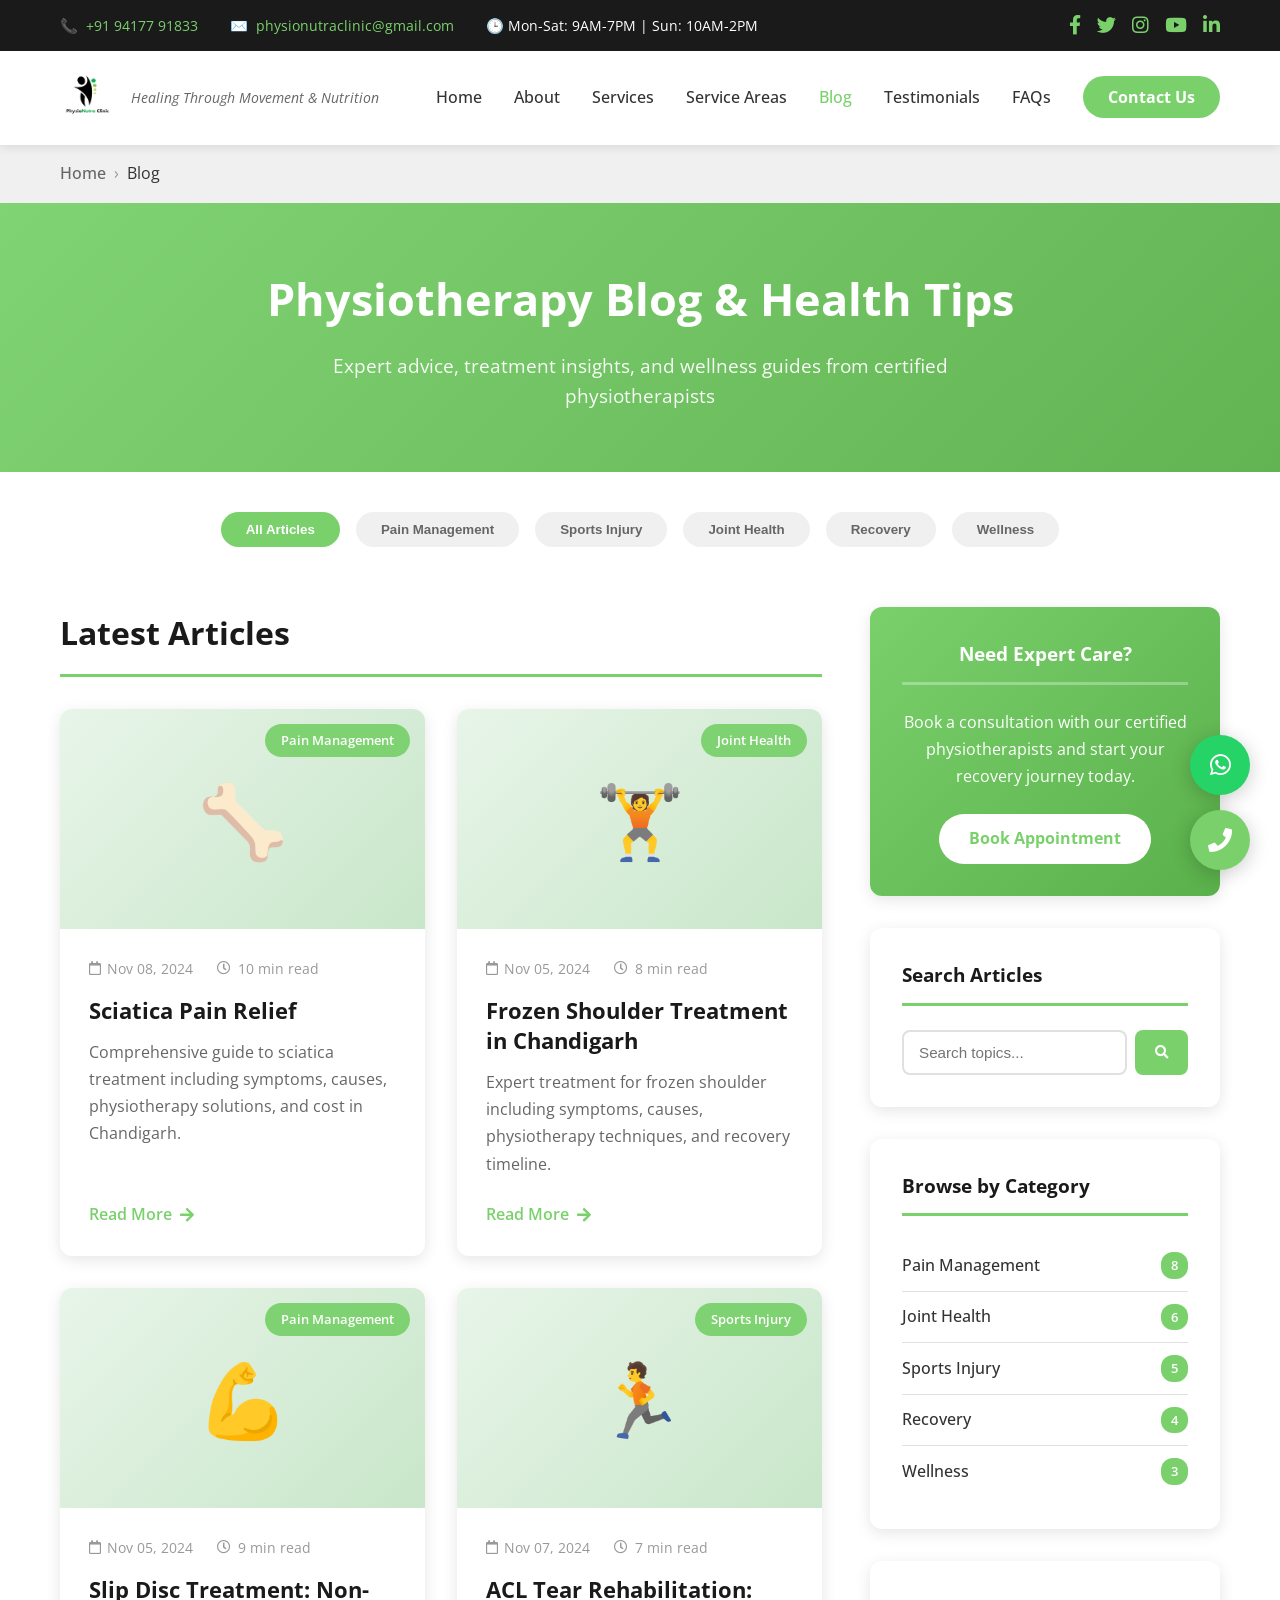
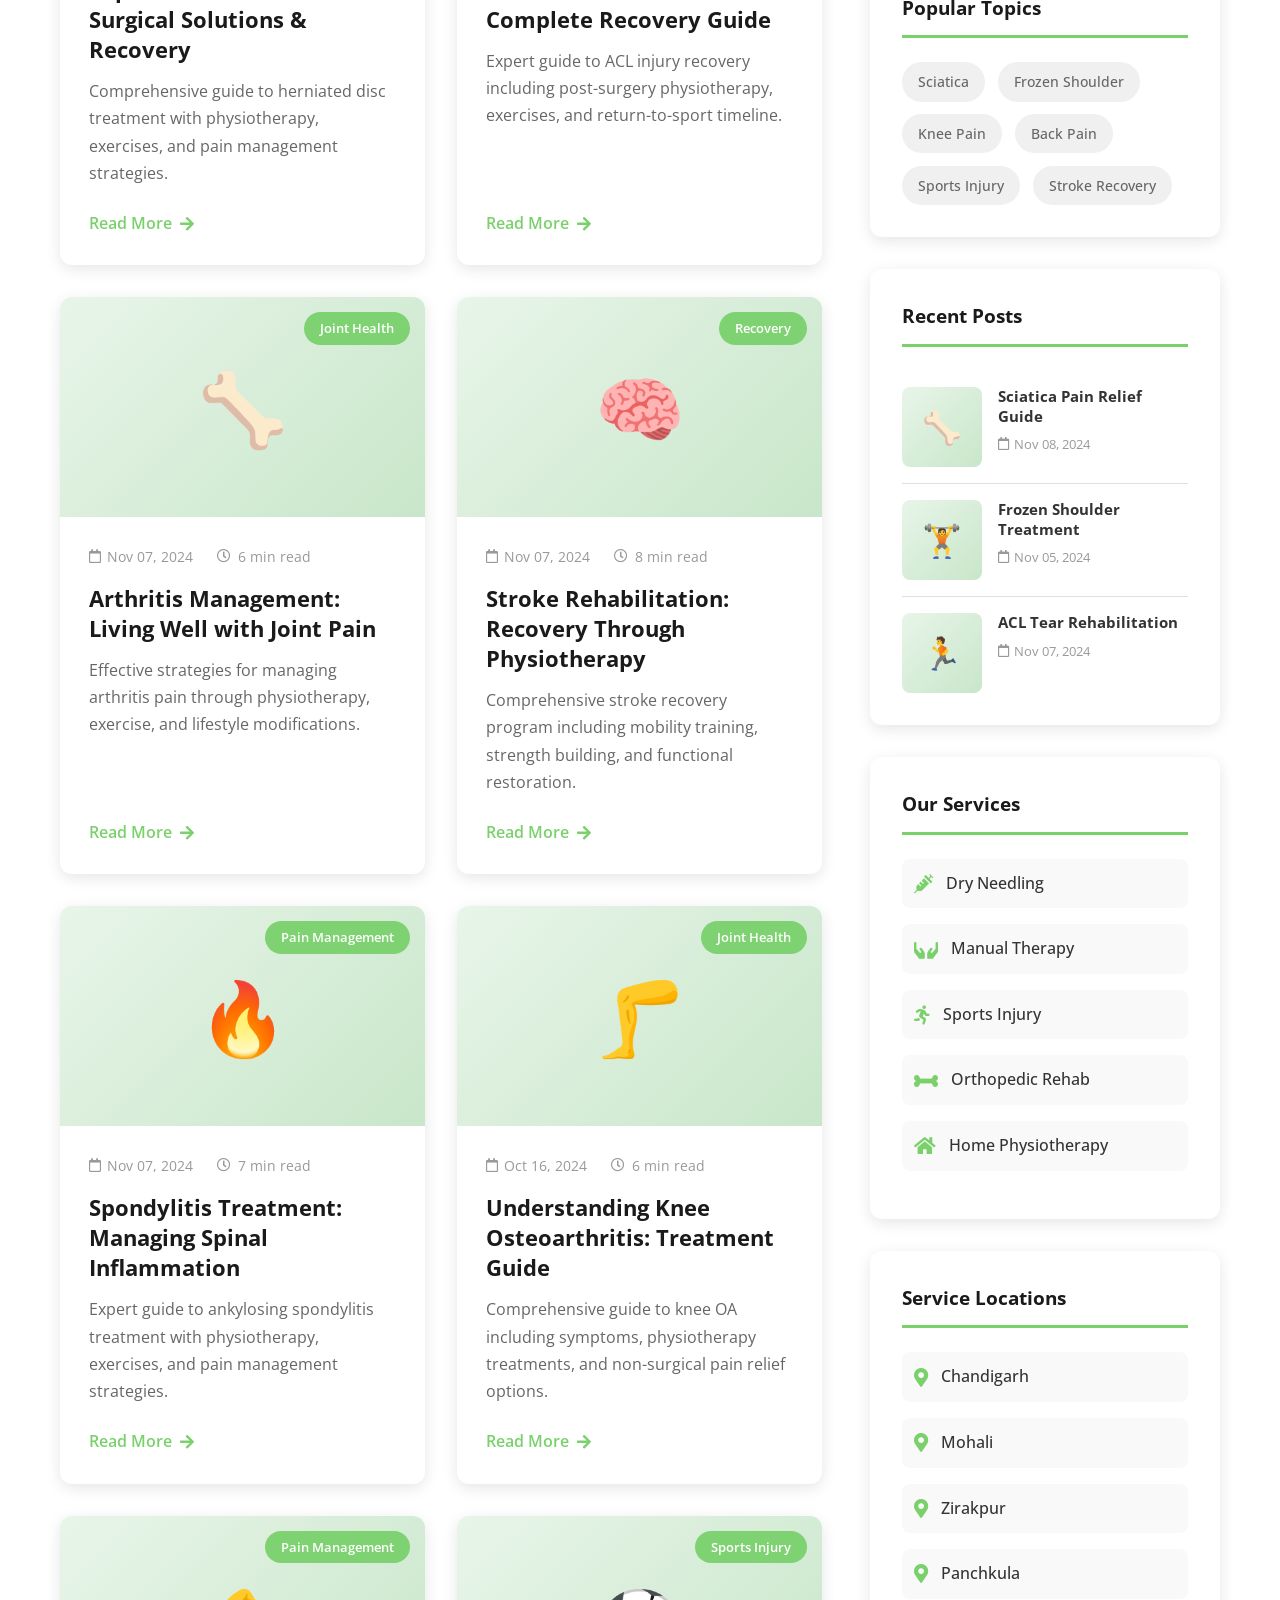
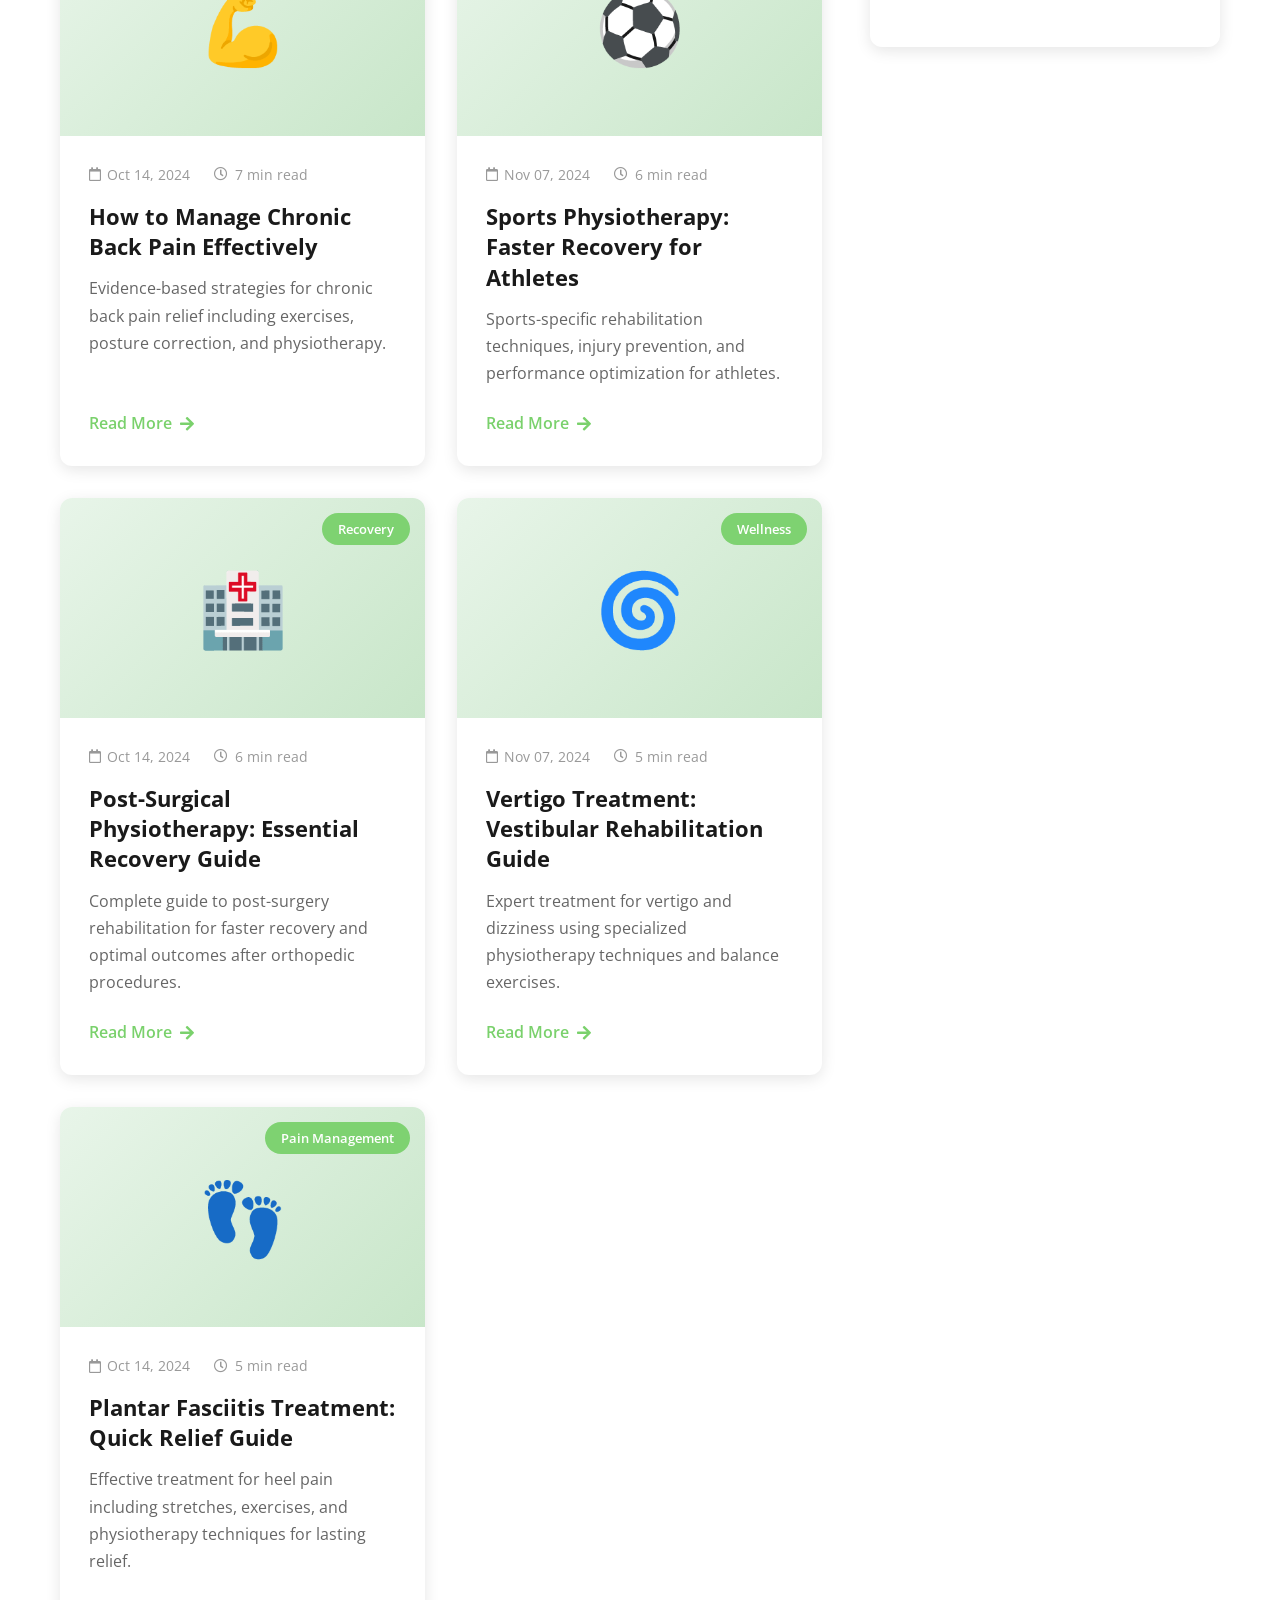
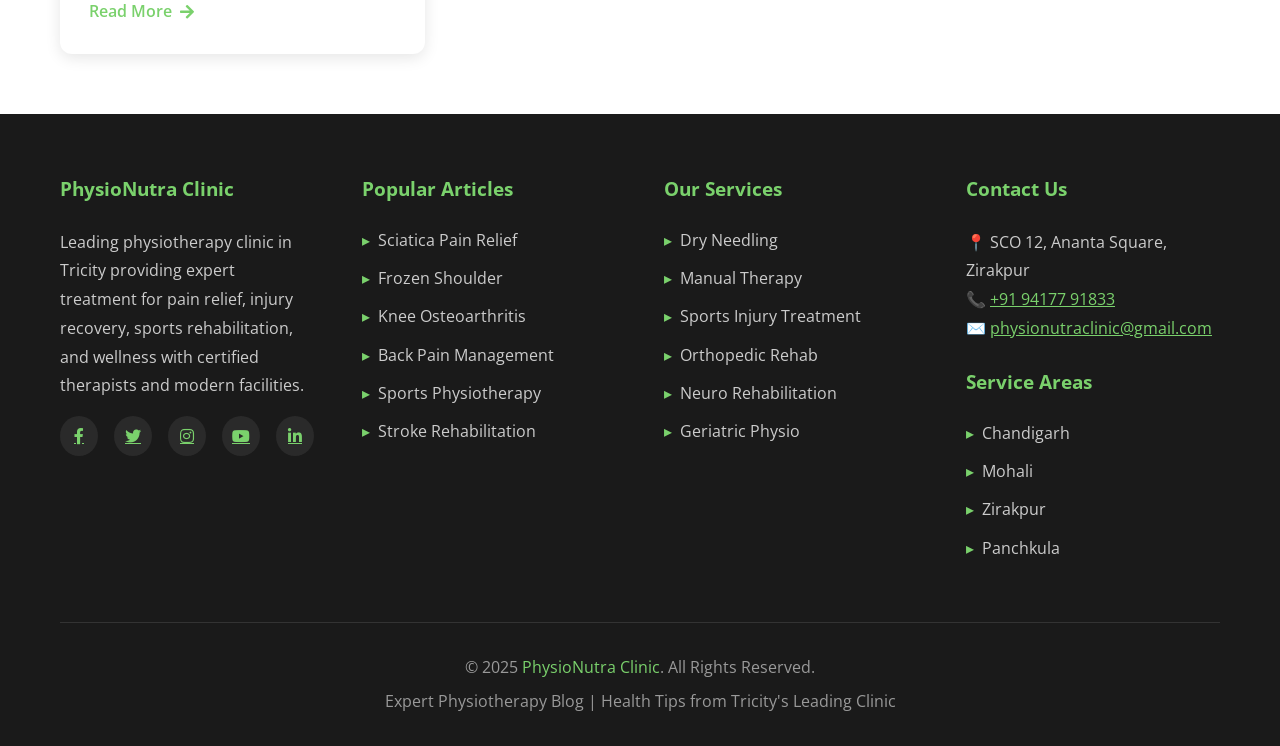
<file: blogs/index.html>
<!DOCTYPE html>
<html lang="en">
<head>
    <!-- Google tag (gtag.js) -->
    <script async src="https://www.googletagmanager.com/gtag/js?id=G-45SFLN5B7J"></script>
    <script>
        window.dataLayer = window.dataLayer || [];
        function gtag(){dataLayer.push(arguments);}
        gtag('js', new Date());
        gtag('config', 'G-45SFLN5B7J');
    </script>
    
    <meta charset="UTF-8">
    <meta name="viewport" content="width=device-width, initial-scale=1.0">
    <link rel="icon" href="/favicon.png" type="image/png" />
    
    <!-- Primary Meta Tags -->
    <title>Physiotherapy Blog & Health Tips | Expert Advice from PhysioNutra Clinic</title>
    <meta name="description" content="Expert physiotherapy tips, treatment guides & wellness advice from PhysioNutra Clinic. Learn about pain relief, injury recovery, sports rehab & home care from certified physiotherapists.">
    <meta name="keywords" content="physiotherapy blog, physiotherapy tips, pain management advice, injury recovery, sports injury treatment, back pain relief, knee pain exercises, sciatica treatment, frozen shoulder">
    <meta name="robots" content="index, follow, max-snippet:-1, max-video-preview:-1, max-image-preview:large">
    
    <!-- Canonical URL -->
    <link rel="canonical" href="https://physionutraclinic.com/blogs/">
    
    <!-- Open Graph -->
    <meta property="og:type" content="website">
    <meta property="og:url" content="https://physionutraclinic.com/blogs/">
    <meta property="og:title" content="Physiotherapy Blog & Expert Health Tips | PhysioNutra Clinic">
    <meta property="og:description" content="Get expert physiotherapy advice, treatment tips, and wellness guides from certified physiotherapists in Zirakpur.">
    <meta property="og:image" content="https://physionutraclinic.com/images/logo.png">
    <meta property="og:site_name" content="PhysioNutra Clinic">
    
    <!-- Twitter -->
    <meta name="twitter:card" content="summary_large_image">
    <meta name="twitter:title" content="Physiotherapy Blog & Expert Health Tips">
    <meta name="twitter:description" content="Expert physiotherapy advice and wellness guides from PhysioNutra Clinic">
    
    <!-- Google Tag Manager -->
    <script>(function(w,d,s,l,i){w[l]=w[l]||[];w[l].push({'gtm.start':
    new Date().getTime(),event:'gtm.js'});var f=d.getElementsByTagName(s)[0],
    j=d.createElement(s),dl=l!='dataLayer'?'&l='+l:'';j.async=true;j.src=
    'https://www.googletagmanager.com/gtm.js?id='+i+dl;f.parentNode.insertBefore(j,f);
    })(window,document,'script','dataLayer','GTM-NHVSMWD6');</script>
    
    <link href="https://fonts.googleapis.com/css2?family=Roboto:wght@400;700&family=Open+Sans:wght@400;600&display=swap" rel="stylesheet">
    <link rel="stylesheet" href="https://cdnjs.cloudflare.com/ajax/libs/font-awesome/5.15.3/css/all.min.css">
    
    <!-- Enhanced Schema Markup -->
    <script type="application/ld+json">
    {
      "@context": "https://schema.org",
      "@type": "Blog",
      "name": "PhysioNutra Clinic Blog",
      "description": "Expert physiotherapy tips, health advice, and wellness articles from certified physiotherapists",
      "url": "https://physionutraclinic.com/blogs/",
      "publisher": {
        "@type": "Organization",
        "name": "PhysioNutra Clinic",
        "logo": {
          "@type": "ImageObject",
          "url": "https://physionutraclinic.com/images/logo.png"
        }
      }
    }
    </script>

    <!-- Breadcrumb Schema -->
    <script type="application/ld+json">
    {
      "@context": "https://schema.org",
      "@type": "BreadcrumbList",
      "itemListElement": [
        {
          "@type": "ListItem",
          "position": 1,
          "name": "Home",
          "item": "https://physionutraclinic.com/"
        },
        {
          "@type": "ListItem",
          "position": 2,
          "name": "Blog",
          "item": "https://physionutraclinic.com/blogs/"
        }
      ]
    }
    </script>

    <style>
        * {
            margin: 0;
            padding: 0;
            box-sizing: border-box;
        }

        body {
            font-family: 'Open Sans', 'Arial', sans-serif;
            line-height: 1.6;
            color: #333;
            background: #f9f9f9;
        }

        .container {
            max-width: 1200px;
            margin: 0 auto;
            padding: 0 20px;
        }

        header {
            background: #fff;
            box-shadow: 0 2px 10px rgba(0,0,0,0.1);
            position: sticky;
            top: 0;
            z-index: 1000;
        }

        .header-top {
            background: #1a1a1a;
            color: #fff;
            padding: 10px 0;
        }

        .header-top-content {
            display: flex;
            justify-content: space-between;
            align-items: center;
            flex-wrap: wrap;
            gap: 1rem;
        }

        .header-contact {
            display: flex;
            gap: 2rem;
            flex-wrap: wrap;
        }

        .header-contact-item {
            display: flex;
            align-items: center;
            gap: 0.5rem;
            font-size: 0.9rem;
        }

        .header-contact-item a {
            color: #7ad16c;
            text-decoration: none;
        }

        .header-social {
            display: flex;
            gap: 1rem;
        }

        .header-social a {
            color: #7ad16c;
            font-size: 1.2rem;
            transition: color 0.3s;
        }

        .header-main {
            padding: 1rem 0;
        }

        .header-main-content {
            display: flex;
            justify-content: space-between;
            align-items: center;
        }

        .logo-section {
            display: flex;
            align-items: center;
            gap: 1rem;
        }

        .logo {
            height: 55px;
        }

        .tagline {
            font-size: 0.9rem;
            color: #666;
            font-style: italic;
        }

        nav ul {
            display: flex;
            list-style: none;
            gap: 2rem;
            align-items: center;
        }

        nav a {
            text-decoration: none;
            color: #333;
            font-weight: 500;
            transition: color 0.3s;
        }

        nav a:hover,
        nav a.active {
            color: #7ad16c;
        }

        .cta-button {
            padding: 10px 25px;
            background: #7ad16c;
            color: #fff !important;
            text-decoration: none;
            border-radius: 25px;
            font-weight: bold;
            transition: all 0.3s;
        }

        .cta-button:hover {
            background: #5ab04a;
            transform: translateY(-2px);
        }

        .mobile-menu-toggle {
            display: none;
            background: none;
            border: none;
            font-size: 1.5rem;
            cursor: pointer;
        }

        .breadcrumbs {
            background: #f0f0f0;
            padding: 1rem 0;
        }

        .breadcrumbs-list {
            display: flex;
            list-style: none;
            gap: 0.5rem;
            flex-wrap: wrap;
        }

        .breadcrumbs-list li {
            display: flex;
            align-items: center;
            gap: 0.5rem;
        }

        .breadcrumbs-list li::after {
            content: '›';
            color: #999;
        }

        .breadcrumbs-list li:last-child::after {
            display: none;
        }

        .breadcrumbs-list a {
            color: #666;
            text-decoration: none;
        }

        .breadcrumbs-list a:hover {
            color: #7ad16c;
        }

        .page-header {
            background: linear-gradient(135deg, rgba(122, 209, 108, 0.95) 0%, rgba(90, 176, 74, 0.95) 100%);
            color: white;
            padding: 60px 0;
            text-align: center;
        }

        .page-header h1 {
            font-size: 2.8rem;
            margin-bottom: 1rem;
            font-weight: 700;
        }

        .page-header p {
            font-size: 1.2rem;
            max-width: 700px;
            margin: 0 auto;
            opacity: 0.95;
        }

        /* Category Filter */
        .category-filter {
            padding: 40px 0 20px;
            background: white;
        }

        .filter-tabs {
            display: flex;
            gap: 1rem;
            flex-wrap: wrap;
            justify-content: center;
        }

        .filter-tab {
            padding: 10px 25px;
            background: #f0f0f0;
            border: none;
            border-radius: 25px;
            cursor: pointer;
            font-weight: 600;
            transition: all 0.3s;
            color: #666;
        }

        .filter-tab:hover,
        .filter-tab.active {
            background: #7ad16c;
            color: white;
        }

        .main-content {
            padding: 40px 0 60px;
            background: white;
        }

        .content-wrapper {
            display: grid;
            grid-template-columns: 1fr 350px;
            gap: 3rem;
        }

        .section-title {
            font-size: 2rem;
            color: #1a1a1a;
            margin-bottom: 2rem;
            font-weight: 700;
            padding-bottom: 1rem;
            border-bottom: 3px solid #7ad16c;
        }

        .blog-grid {
            display: grid;
            grid-template-columns: repeat(auto-fill, minmax(320px, 1fr));
            gap: 2rem;
        }

        .blog-card {
            background: white;
            border-radius: 12px;
            overflow: hidden;
            box-shadow: 0 4px 15px rgba(0,0,0,0.1);
            transition: all 0.3s;
            display: flex;
            flex-direction: column;
        }

        .blog-card:hover {
            transform: translateY(-8px);
            box-shadow: 0 12px 30px rgba(0,0,0,0.15);
        }

        .blog-image {
            width: 100%;
            height: 220px;
            background: linear-gradient(135deg, #e8f5e9 0%, #c8e6c9 100%);
            display: flex;
            align-items: center;
            justify-content: center;
            font-size: 4.5rem;
            position: relative;
        }

        .blog-category {
            position: absolute;
            top: 15px;
            right: 15px;
            background: rgba(122, 209, 108, 0.95);
            color: white;
            padding: 6px 16px;
            border-radius: 20px;
            font-size: 0.8rem;
            font-weight: 600;
        }

        .blog-content {
            padding: 1.8rem;
            flex: 1;
            display: flex;
            flex-direction: column;
        }

        .blog-meta {
            display: flex;
            gap: 1.5rem;
            margin-bottom: 1rem;
            font-size: 0.85rem;
            color: #999;
            flex-wrap: wrap;
        }

        .blog-meta-item {
            display: flex;
            align-items: center;
            gap: 0.4rem;
        }

        .blog-card h3 {
            font-size: 1.35rem;
            color: #1a1a1a;
            margin-bottom: 0.8rem;
            line-height: 1.4;
            font-weight: 700;
        }

        .blog-card h3 a {
            color: #1a1a1a;
            text-decoration: none;
            transition: color 0.3s;
        }

        .blog-card h3 a:hover {
            color: #7ad16c;
        }

        .blog-excerpt {
            color: #666;
            margin-bottom: 1.5rem;
            line-height: 1.7;
            flex: 1;
        }

        .read-more {
            display: inline-flex;
            align-items: center;
            gap: 0.5rem;
            color: #7ad16c;
            text-decoration: none;
            font-weight: 600;
            transition: all 0.3s;
        }

        .read-more:hover {
            gap: 1rem;
            color: #5ab04a;
        }

        .sidebar {
            position: sticky;
            top: 120px;
            height: fit-content;
        }

        .sidebar-widget {
            background: white;
            padding: 2rem;
            border-radius: 12px;
            box-shadow: 0 4px 15px rgba(0,0,0,0.1);
            margin-bottom: 2rem;
        }

        .sidebar-widget h3 {
            color: #1a1a1a;
            margin-bottom: 1.5rem;
            padding-bottom: 0.8rem;
            border-bottom: 3px solid #7ad16c;
            font-weight: 700;
        }

        .cta-widget {
            background: linear-gradient(135deg, #7ad16c 0%, #5ab04a 100%);
            color: white;
            text-align: center;
        }

        .cta-widget h3 {
            color: white;
            border-bottom-color: rgba(255,255,255,0.3);
        }

        .cta-widget p {
            margin-bottom: 1.5rem;
            line-height: 1.7;
        }

        .cta-widget-btn {
            display: inline-block;
            padding: 12px 30px;
            background: white;
            color: #7ad16c;
            text-decoration: none;
            border-radius: 25px;
            font-weight: bold;
            transition: all 0.3s;
        }

        .cta-widget-btn:hover {
            background: #f0f0f0;
            transform: translateY(-2px);
        }

        .search-form {
            display: flex;
            gap: 0.5rem;
        }

        .search-input {
            flex: 1;
            padding: 12px 15px;
            border: 2px solid #e0e0e0;
            border-radius: 8px;
            font-size: 0.95rem;
            transition: border-color 0.3s;
        }

        .search-input:focus {
            outline: none;
            border-color: #7ad16c;
        }

        .search-button {
            padding: 12px 20px;
            background: #7ad16c;
            color: white;
            border: none;
            border-radius: 8px;
            cursor: pointer;
            transition: background 0.3s;
        }

        .search-button:hover {
            background: #5ab04a;
        }

        .category-list {
            list-style: none;
        }

        .category-list li {
            padding: 12px 0;
            border-bottom: 1px solid #e0e0e0;
        }

        .category-list li:last-child {
            border-bottom: none;
        }

        .category-list a {
            display: flex;
            justify-content: space-between;
            align-items: center;
            color: #333;
            text-decoration: none;
            transition: all 0.3s;
            font-weight: 500;
        }

        .category-list a:hover {
            color: #7ad16c;
            padding-left: 5px;
        }

        .category-count {
            background: #7ad16c;
            color: white;
            padding: 3px 10px;
            border-radius: 12px;
            font-size: 0.8rem;
            font-weight: 600;
        }

        .recent-post {
            display: flex;
            gap: 1rem;
            padding: 1rem 0;
            border-bottom: 1px solid #e0e0e0;
        }

        .recent-post:last-child {
            border-bottom: none;
            padding-bottom: 0;
        }

        .recent-post-image {
            width: 80px;
            height: 80px;
            background: linear-gradient(135deg, #e8f5e9 0%, #c8e6c9 100%);
            border-radius: 8px;
            display: flex;
            align-items: center;
            justify-content: center;
            font-size: 2rem;
            flex-shrink: 0;
        }

        .recent-post-content h4 {
            font-size: 0.95rem;
            margin-bottom: 0.5rem;
            line-height: 1.3;
        }

        .recent-post-content h4 a {
            color: #333;
            text-decoration: none;
            transition: color 0.3s;
        }

        .recent-post-content h4 a:hover {
            color: #7ad16c;
        }

        .recent-post-date {
            font-size: 0.8rem;
            color: #999;
            display: flex;
            align-items: center;
            gap: 0.3rem;
        }

        /* Popular Topics */
        .popular-topics {
            display: flex;
            flex-wrap: wrap;
            gap: 0.8rem;
        }

        .topic-tag {
            padding: 8px 16px;
            background: #f0f0f0;
            border-radius: 20px;
            color: #666;
            text-decoration: none;
            font-size: 0.9rem;
            font-weight: 500;
            transition: all 0.3s;
        }

        .topic-tag:hover {
            background: #7ad16c;
            color: white;
        }

        /* Related Services */
        .related-services-list {
            list-style: none;
        }

        .related-services-list li {
            margin-bottom: 1rem;
        }

        .related-services-list a {
            display: flex;
            align-items: center;
            gap: 0.8rem;
            padding: 12px;
            background: #f9f9f9;
            border-radius: 8px;
            color: #333;
            text-decoration: none;
            transition: all 0.3s;
            font-weight: 500;
        }

        .related-services-list a:hover {
            background: #7ad16c;
            color: white;
            transform: translateX(5px);
        }

        .related-services-list i {
            color: #7ad16c;
            font-size: 1.2rem;
        }

        .related-services-list a:hover i {
            color: white;
        }

        footer {
            background: #1a1a1a;
            color: #fff;
            padding: 60px 0 0;
        }

        .footer-content {
            display: grid;
            grid-template-columns: repeat(auto-fit, minmax(250px, 1fr));
            gap: 3rem;
            margin-bottom: 3rem;
        }

        .footer-section h3 {
            color: #7ad16c;
            margin-bottom: 1.5rem;
            font-weight: 700;
        }

        .footer-section p {
            color: #ccc;
            line-height: 1.8;
        }

        .footer-links {
            list-style: none;
        }

        .footer-links li {
            margin-bottom: 0.8rem;
        }

        .footer-links a {
            color: #ccc;
            text-decoration: none;
            transition: color 0.3s;
        }

        .footer-links a:hover {
            color: #7ad16c;
        }

        .footer-links a::before {
            content: '▸';
            color: #7ad16c;
            margin-right: 0.5rem;
        }

        .footer-social {
            display: flex;
            gap: 1rem;
            margin-top: 1rem;
        }

        .footer-social a {
            width: 40px;
            height: 40px;
            background: #2a2a2a;
            display: flex;
            align-items: center;
            justify-content: center;
            border-radius: 50%;
            color: #7ad16c;
            transition: all 0.3s;
        }

        .footer-social a:hover {
            background: #7ad16c;
            color: #fff;
        }

        .footer-bottom {
            border-top: 1px solid #333;
            padding: 2rem 0;
            text-align: center;
            color: #999;
        }

        .footer-bottom a {
            color: #7ad16c;
            text-decoration: none;
        }

        .floating-buttons {
            position: fixed;
            bottom: 30px;
            right: 30px;
            z-index: 999;
            display: flex;
            flex-direction: column;
            gap: 15px;
        }

        .floating-btn {
            width: 60px;
            height: 60px;
            border-radius: 50%;
            display: flex;
            align-items: center;
            justify-content: center;
            color: white;
            font-size: 1.5rem;
            box-shadow: 0 4px 20px rgba(0, 0, 0, 0.2);
            transition: all 0.3s;
            text-decoration: none;
        }

        .whatsapp-btn {
            background: #25D366;
        }

        .phone-btn {
            background: #7ad16c;
        }

        .floating-btn:hover {
            transform: scale(1.1);
        }

        @media (max-width: 1024px) {
            .content-wrapper {
                grid-template-columns: 1fr;
            }

            .sidebar {
                position: static;
            }
        }

        @media (max-width: 768px) {
            .mobile-menu-toggle {
                display: block;
            }

            nav ul {
                display: none;
                position: absolute;
                top: 100%;
                left: 0;
                right: 0;
                background: white;
                flex-direction: column;
                padding: 1rem;
                box-shadow: 0 4px 10px rgba(0,0,0,0.1);
            }

            nav ul.active {
                display: flex;
            }

            .page-header h1 {
                font-size: 2rem;
            }

            .blog-grid {
                grid-template-columns: 1fr;
            }

            .header-top-content {
                flex-direction: column;
                text-align: center;
            }
        }

        html {
            scroll-behavior: smooth;
        }
    </style>
</head>
<body>
    <!-- Header -->
    <header>
        <div class="header-top">
            <div class="container">
                <div class="header-top-content">
                    <div class="header-contact">
                        <div class="header-contact-item">
                            📞 <a href="tel:+919417791833">+91 94177 91833</a>
                        </div>
                        <div class="header-contact-item">
                            ✉️ <a href="mailto:physionutraclinic@gmail.com">physionutraclinic@gmail.com</a>
                        </div>
                        <div class="header-contact-item">
                            🕒 Mon-Sat: 9AM-7PM | Sun: 10AM-2PM
                        </div>
                    </div>
                    <div class="header-social">
                        <a href="https://www.facebook.com/tarun.aggarwal.7528" target="_blank" rel="noopener" aria-label="Facebook"><i class="fab fa-facebook-f"></i></a>
                        <a href="https://x.com/physionutra" target="_blank" rel="noopener" aria-label="Twitter"><i class="fab fa-twitter"></i></a>
                        <a href="https://www.instagram.com/physionutra" target="_blank" rel="noopener" aria-label="Instagram"><i class="fab fa-instagram"></i></a>
                        <a href="https://youtube.com/@physionutra" target="_blank" rel="noopener" aria-label="YouTube"><i class="fab fa-youtube"></i></a>
                        <a href="https://www.linkedin.com/company/physionutra-clinic/" target="_blank" rel="noopener" aria-label="LinkedIn"><i class="fab fa-linkedin-in"></i></a>
                    </div>
                </div>
            </div>
        </div>
        <div class="header-main">
            <div class="container">
                <div class="header-main-content">
                    <div class="logo-section">
                        <a href="/"><img src="../images/logo.png" alt="PhysioNutra Clinic Logo" class="logo"></a>
                        <div class="tagline">Healing Through Movement & Nutrition</div>
                    </div>
                    <nav role="navigation" aria-label="Main navigation">
                        <button class="mobile-menu-toggle" aria-label="Toggle menu">☰</button>
                        <ul id="mainMenu">
                            <li><a href="/">Home</a></li>
                            <li><a href="/about/">About</a></li>
                            <li><a href="/services/">Services</a></li>
                            <li><a href="/physiotherapy/">Service Areas</a></li>
                            <li><a href="/blogs/" class="active">Blog</a></li>
                            <li><a href="/testimonials/">Testimonials</a></li>
                            <li><a href="/faqs/">FAQs</a></li>
                            <li><a href="/contact/" class="cta-button">Contact Us</a></li>
                        </ul>
                    </nav>
                </div>
            </div>
        </div>
    </header>

    <!-- Breadcrumbs -->
    <nav class="breadcrumbs" aria-label="Breadcrumb">
        <div class="container">
            <ol class="breadcrumbs-list">
                <li><a href="/">Home</a></li>
                <li><span class="current">Blog</span></li>
            </ol>
        </div>
    </nav>

    <!-- Hero Section -->
    <section class="page-header">
        <div class="container">
            <h1>Physiotherapy Blog & Health Tips</h1>
            <p>Expert advice, treatment insights, and wellness guides from certified physiotherapists</p>
        </div>
    </section>

    <!-- Category Filter -->
    <section class="category-filter">
        <div class="container">
            <div class="filter-tabs">
                <button class="filter-tab active" data-category="all">All Articles</button>
                <button class="filter-tab" data-category="pain-management">Pain Management</button>
                <button class="filter-tab" data-category="sports-injury">Sports Injury</button>
                <button class="filter-tab" data-category="joint-health">Joint Health</button>
                <button class="filter-tab" data-category="recovery">Recovery</button>
                <button class="filter-tab" data-category="wellness">Wellness</button>
            </div>
        </div>
    </section>

    <!-- Main Content -->
    <main class="main-content">
        <div class="container">
            <div class="content-wrapper">
                <div class="blog-section">
                    <h2 class="section-title">Latest Articles</h2>
                    
                    <div class="blog-grid">
                        <!-- Sciatica Pain Relief -->
                        <article class="blog-card" data-category="pain-management">
                            <div class="blog-image">
                                🦴
                                <span class="blog-category">Pain Management</span>
                            </div>
                            <div class="blog-content">
                                <div class="blog-meta">
                                    <span class="blog-meta-item"><i class="far fa-calendar"></i> Nov 08, 2024</span>
                                    <span class="blog-meta-item"><i class="far fa-clock"></i> 10 min read</span>
                                </div>
                                <h3>
                                    <a href="/blogs/sciatica-pain-relief/">Sciatica Pain Relief</a>
                                </h3>
                                <p class="blog-excerpt">Comprehensive guide to sciatica treatment including symptoms, causes, physiotherapy solutions, and cost in Chandigarh.</p>
                                <a href="/blogs/sciatica-pain-relief/" class="read-more">Read More <i class="fas fa-arrow-right"></i></a>
                            </div>
                        </article>

                        <!-- Frozen Shoulder -->
                        <article class="blog-card" data-category="joint-health">
                            <div class="blog-image">
                                🏋️
                                <span class="blog-category">Joint Health</span>
                            </div>
                            <div class="blog-content">
                                <div class="blog-meta">
                                    <span class="blog-meta-item"><i class="far fa-calendar"></i> Nov 05, 2024</span>
                                    <span class="blog-meta-item"><i class="far fa-clock"></i> 8 min read</span>
                                </div>
                                <h3>
                                    <a href="/blogs/frozen-shoulder-treatment-chandigarh/">Frozen Shoulder Treatment in Chandigarh</a>
                                </h3>
                                <p class="blog-excerpt">Expert treatment for frozen shoulder including symptoms, causes, physiotherapy techniques, and recovery timeline.</p>
                                <a href="/blogs/frozen-shoulder-treatment-chandigarh/" class="read-more">Read More <i class="fas fa-arrow-right"></i></a>
                            </div>
                        </article>

                        <!-- Slip Disc Treatment -->
                        <article class="blog-card" data-category="pain-management">
                            <div class="blog-image">
                                💪
                                <span class="blog-category">Pain Management</span>
                            </div>
                            <div class="blog-content">
                                <div class="blog-meta">
                                    <span class="blog-meta-item"><i class="far fa-calendar"></i> Nov 05, 2024</span>
                                    <span class="blog-meta-item"><i class="far fa-clock"></i> 9 min read</span>
                                </div>
                                <h3>
                                    <a href="/blogs/slip-disc-treatment/">Slip Disc Treatment: Non-Surgical Solutions & Recovery</a>
                                </h3>
                                <p class="blog-excerpt">Comprehensive guide to herniated disc treatment with physiotherapy, exercises, and pain management strategies.</p>
                                <a href="/blogs/slip-disc-treatment/" class="read-more">Read More <i class="fas fa-arrow-right"></i></a>
                            </div>
                        </article>

                        <!-- ACL Tear Rehabilitation -->
                        <article class="blog-card" data-category="sports-injury">
                            <div class="blog-image">
                                🏃
                                <span class="blog-category">Sports Injury</span>
                            </div>
                            <div class="blog-content">
                                <div class="blog-meta">
                                    <span class="blog-meta-item"><i class="far fa-calendar"></i> Nov 07, 2024</span>
                                    <span class="blog-meta-item"><i class="far fa-clock"></i> 7 min read</span>
                                </div>
                                <h3>
                                    <a href="/blogs/acl-tear-rehabilitation/">ACL Tear Rehabilitation: Complete Recovery Guide</a>
                                </h3>
                                <p class="blog-excerpt">Expert guide to ACL injury recovery including post-surgery physiotherapy, exercises, and return-to-sport timeline.</p>
                                <a href="/blogs/acl-tear-rehabilitation/" class="read-more">Read More <i class="fas fa-arrow-right"></i></a>
                            </div>
                        </article>

                        <!-- Arthritis Management -->
                        <article class="blog-card" data-category="joint-health">
                            <div class="blog-image">
                                🦴
                                <span class="blog-category">Joint Health</span>
                            </div>
                            <div class="blog-content">
                                <div class="blog-meta">
                                    <span class="blog-meta-item"><i class="far fa-calendar"></i> Nov 07, 2024</span>
                                    <span class="blog-meta-item"><i class="far fa-clock"></i> 6 min read</span>
                                </div>
                                <h3>
                                    <a href="/blogs/arthritis-management/">Arthritis Management: Living Well with Joint Pain</a>
                                </h3>
                                <p class="blog-excerpt">Effective strategies for managing arthritis pain through physiotherapy, exercise, and lifestyle modifications.</p>
                                <a href="/blogs/arthritis-management/" class="read-more">Read More <i class="fas fa-arrow-right"></i></a>
                            </div>
                        </article>

                        <!-- Stroke Rehabilitation -->
                        <article class="blog-card" data-category="recovery">
                            <div class="blog-image">
                                🧠
                                <span class="blog-category">Recovery</span>
                            </div>
                            <div class="blog-content">
                                <div class="blog-meta">
                                    <span class="blog-meta-item"><i class="far fa-calendar"></i> Nov 07, 2024</span>
                                    <span class="blog-meta-item"><i class="far fa-clock"></i> 8 min read</span>
                                </div>
                                <h3>
                                    <a href="/blogs/stroke-rehabilitation/">Stroke Rehabilitation: Recovery Through Physiotherapy</a>
                                </h3>
                                <p class="blog-excerpt">Comprehensive stroke recovery program including mobility training, strength building, and functional restoration.</p>
                                <a href="/blogs/stroke-rehabilitation/" class="read-more">Read More <i class="fas fa-arrow-right"></i></a>
                            </div>
                        </article>

                        <!-- Spondylitis Treatment -->
                        <article class="blog-card" data-category="pain-management">
                            <div class="blog-image">
                                🔥
                                <span class="blog-category">Pain Management</span>
                            </div>
                            <div class="blog-content">
                                <div class="blog-meta">
                                    <span class="blog-meta-item"><i class="far fa-calendar"></i> Nov 07, 2024</span>
                                    <span class="blog-meta-item"><i class="far fa-clock"></i> 7 min read</span>
                                </div>
                                <h3>
                                    <a href="/blogs/spondylitis-treatment/">Spondylitis Treatment: Managing Spinal Inflammation</a>
                                </h3>
                                <p class="blog-excerpt">Expert guide to ankylosing spondylitis treatment with physiotherapy, exercises, and pain management strategies.</p>
                                <a href="/blogs/spondylitis-treatment/" class="read-more">Read More <i class="fas fa-arrow-right"></i></a>
                            </div>
                        </article>

                        <!-- Knee Osteoarthritis -->
                        <article class="blog-card" data-category="joint-health">
                            <div class="blog-image">
                                🦵
                                <span class="blog-category">Joint Health</span>
                            </div>
                            <div class="blog-content">
                                <div class="blog-meta">
                                    <span class="blog-meta-item"><i class="far fa-calendar"></i> Oct 16, 2024</span>
                                    <span class="blog-meta-item"><i class="far fa-clock"></i> 6 min read</span>
                                </div>
                                <h3>
                                    <a href="/blogs/knee-osteoarthritis-blog/">Understanding Knee Osteoarthritis: Treatment Guide</a>
                                </h3>
                                <p class="blog-excerpt">Comprehensive guide to knee OA including symptoms, physiotherapy treatments, and non-surgical pain relief options.</p>
                                <a href="/blogs/knee-osteoarthritis-blog/" class="read-more">Read More <i class="fas fa-arrow-right"></i></a>
                            </div>
                        </article>

                        <!-- Chronic Back Pain -->
                        <article class="blog-card" data-category="pain-management">
                            <div class="blog-image">
                                💪
                                <span class="blog-category">Pain Management</span>
                            </div>
                            <div class="blog-content">
                                <div class="blog-meta">
                                    <span class="blog-meta-item"><i class="far fa-calendar"></i> Oct 14, 2024</span>
                                    <span class="blog-meta-item"><i class="far fa-clock"></i> 7 min read</span>
                                </div>
                                <h3>
                                    <a href="/blogs/chronic-back-pain-management/">How to Manage Chronic Back Pain Effectively</a>
                                </h3>
                                <p class="blog-excerpt">Evidence-based strategies for chronic back pain relief including exercises, posture correction, and physiotherapy.</p>
                                <a href="/blogs/chronic-back-pain-management/" class="read-more">Read More <i class="fas fa-arrow-right"></i></a>
                            </div>
                        </article>

                        <!-- Sports Physiotherapy -->
                        <article class="blog-card" data-category="sports-injury">
                            <div class="blog-image">
                                ⚽
                                <span class="blog-category">Sports Injury</span>
                            </div>
                            <div class="blog-content">
                                <div class="blog-meta">
                                    <span class="blog-meta-item"><i class="far fa-calendar"></i> Nov 07, 2024</span>
                                    <span class="blog-meta-item"><i class="far fa-clock"></i> 6 min read</span>
                                </div>
                                <h3>
                                    <a href="/blogs/sports-physiotherapy/">Sports Physiotherapy: Faster Recovery for Athletes</a>
                                </h3>
                                <p class="blog-excerpt">Sports-specific rehabilitation techniques, injury prevention, and performance optimization for athletes.</p>
                                <a href="/blogs/sports-physiotherapy/" class="read-more">Read More <i class="fas fa-arrow-right"></i></a>
                            </div>
                        </article>

                        <!-- Post-Surgical Physiotherapy -->
                        <article class="blog-card" data-category="recovery">
                            <div class="blog-image">
                                🏥
                                <span class="blog-category">Recovery</span>
                            </div>
                            <div class="blog-content">
                                <div class="blog-meta">
                                    <span class="blog-meta-item"><i class="far fa-calendar"></i> Oct 14, 2024</span>
                                    <span class="blog-meta-item"><i class="far fa-clock"></i> 6 min read</span>
                                </div>
                                <h3>
                                    <a href="/blogs/post-surgical-physiotherapy/">Post-Surgical Physiotherapy: Essential Recovery Guide</a>
                                </h3>
                                <p class="blog-excerpt">Complete guide to post-surgery rehabilitation for faster recovery and optimal outcomes after orthopedic procedures.</p>
                                <a href="/blogs/post-surgical-physiotherapy/" class="read-more">Read More <i class="fas fa-arrow-right"></i></a>
                            </div>
                        </article>

                        <!-- Vertigo Treatment -->
                        <article class="blog-card" data-category="wellness">
                            <div class="blog-image">
                                🌀
                                <span class="blog-category">Wellness</span>
                            </div>
                            <div class="blog-content">
                                <div class="blog-meta">
                                    <span class="blog-meta-item"><i class="far fa-calendar"></i> Nov 07, 2024</span>
                                    <span class="blog-meta-item"><i class="far fa-clock"></i> 5 min read</span>
                                </div>
                                <h3>
                                    <a href="/blogs/vertigo-treatment/">Vertigo Treatment: Vestibular Rehabilitation Guide</a>
                                </h3>
                                <p class="blog-excerpt">Expert treatment for vertigo and dizziness using specialized physiotherapy techniques and balance exercises.</p>
                                <a href="/blogs/vertigo-treatment/" class="read-more">Read More <i class="fas fa-arrow-right"></i></a>
                            </div>
                        </article>

                        <!-- Plantar Fasciitis -->
                        <article class="blog-card" data-category="pain-management">
                            <div class="blog-image">
                                👣
                                <span class="blog-category">Pain Management</span>
                            </div>
                            <div class="blog-content">
                                <div class="blog-meta">
                                    <span class="blog-meta-item"><i class="far fa-calendar"></i> Oct 14, 2024</span>
                                    <span class="blog-meta-item"><i class="far fa-clock"></i> 5 min read</span>
                                </div>
                                <h3>
                                    <a href="/blogs/plantar-fasciitis-treatment/">Plantar Fasciitis Treatment: Quick Relief Guide</a>
                                </h3>
                                <p class="blog-excerpt">Effective treatment for heel pain including stretches, exercises, and physiotherapy techniques for lasting relief.</p>
                                <a href="/blogs/plantar-fasciitis-treatment/" class="read-more">Read More <i class="fas fa-arrow-right"></i></a>
                            </div>
                        </article>
                    </div>
                </div>

                <!-- Sidebar -->
                <aside class="sidebar">
                    <!-- CTA Widget -->
                    <div class="sidebar-widget cta-widget">
                        <h3>Need Expert Care?</h3>
                        <p>Book a consultation with our certified physiotherapists and start your recovery journey today.</p>
                        <a href="tel:+919417791833" class="cta-widget-btn">Book Appointment</a>
                    </div>

                    <!-- Search Widget -->
                    <div class="sidebar-widget">
                        <h3>Search Articles</h3>
                        <form class="search-form" role="search">
                            <input type="text" placeholder="Search topics..." class="search-input" aria-label="Search">
                            <button type="submit" class="search-button" aria-label="Search"><i class="fas fa-search"></i></button>
                        </form>
                    </div>

                    <!-- Categories Widget -->
                    <div class="sidebar-widget">
                        <h3>Browse by Category</h3>
                        <ul class="category-list">
                            <li><a href="#" data-filter="pain-management">Pain Management <span class="category-count">8</span></a></li>
                            <li><a href="#" data-filter="joint-health">Joint Health <span class="category-count">6</span></a></li>
                            <li><a href="#" data-filter="sports-injury">Sports Injury <span class="category-count">5</span></a></li>
                            <li><a href="#" data-filter="recovery">Recovery <span class="category-count">4</span></a></li>
                            <li><a href="#" data-filter="wellness">Wellness <span class="category-count">3</span></a></li>
                        </ul>
                    </div>

                    <!-- Popular Topics -->
                    <div class="sidebar-widget">
                        <h3>Popular Topics</h3>
                        <div class="popular-topics">
                            <a href="/blogs/sciatica-pain-relief/" class="topic-tag">Sciatica</a>
                            <a href="/blogs/frozen-shoulder-treatment-chandigarh/" class="topic-tag">Frozen Shoulder</a>
                            <a href="/blogs/knee-osteoarthritis-blog/" class="topic-tag">Knee Pain</a>
                            <a href="/blogs/chronic-back-pain-management/" class="topic-tag">Back Pain</a>
                            <a href="/blogs/sports-physiotherapy/" class="topic-tag">Sports Injury</a>
                            <a href="/blogs/stroke-rehabilitation/" class="topic-tag">Stroke Recovery</a>
                        </div>
                    </div>

                    <!-- Recent Posts Widget -->
                    <div class="sidebar-widget">
                        <h3>Recent Posts</h3>
                        <div class="recent-post">
                            <div class="recent-post-image">🦴</div>
                            <div class="recent-post-content">
                                <h4><a href="/blogs/sciatica-pain-relief/">Sciatica Pain Relief Guide</a></h4>
                                <span class="recent-post-date"><i class="far fa-calendar"></i> Nov 08, 2024</span>
                            </div>
                        </div>
                        <div class="recent-post">
                            <div class="recent-post-image">🏋️</div>
                            <div class="recent-post-content">
                                <h4><a href="/blogs/frozen-shoulder-treatment-chandigarh/">Frozen Shoulder Treatment</a></h4>
                                <span class="recent-post-date"><i class="far fa-calendar"></i> Nov 05, 2024</span>
                            </div>
                        </div>
                        <div class="recent-post">
                            <div class="recent-post-image">🏃</div>
                            <div class="recent-post-content">
                                <h4><a href="/blogs/acl-tear-rehabilitation/">ACL Tear Rehabilitation</a></h4>
                                <span class="recent-post-date"><i class="far fa-calendar"></i> Nov 07, 2024</span>
                            </div>
                        </div>
                    </div>

                    <!-- Related Services -->
                    <div class="sidebar-widget">
                        <h3>Our Services</h3>
                        <ul class="related-services-list">
                            <li><a href="/services/dry-needling/"><i class="fas fa-syringe"></i> Dry Needling</a></li>
                            <li><a href="/services/manual-therapy/"><i class="fas fa-hands"></i> Manual Therapy</a></li>
                            <li><a href="/services/sports-injury-treatment/"><i class="fas fa-running"></i> Sports Injury</a></li>
                            <li><a href="/services/orthopedic-rehabilitation/"><i class="fas fa-bone"></i> Orthopedic Rehab</a></li>
                            <li><a href="/services/home-physiotherapy-chandigarh/"><i class="fas fa-home"></i> Home Physiotherapy</a></li>
                        </ul>
                    </div>

                    <!-- Service Locations -->
                    <div class="sidebar-widget">
                        <h3>Service Locations</h3>
                        <ul class="related-services-list">
                            <li><a href="/physiotherapy/chandigarh/"><i class="fas fa-map-marker-alt"></i> Chandigarh</a></li>
                            <li><a href="/physiotherapy/mohali/"><i class="fas fa-map-marker-alt"></i> Mohali</a></li>
                            <li><a href="/physiotherapy/zirakpur/"><i class="fas fa-map-marker-alt"></i> Zirakpur</a></li>
                            <li><a href="/physiotherapy/panchkula/"><i class="fas fa-map-marker-alt"></i> Panchkula</a></li>
                        </ul>
                    </div>
                </aside>
            </div>
        </div>
    </main>

    <!-- Footer -->
    <footer>
        <div class="container">
            <div class="footer-content">
                <div class="footer-section">
                    <h3>PhysioNutra Clinic</h3>
                    <p>Leading physiotherapy clinic in Tricity providing expert treatment for pain relief, injury recovery, sports rehabilitation, and wellness with certified therapists and modern facilities.</p>
                    <div class="footer-social">
                        <a href="https://www.facebook.com/tarun.aggarwal.7528" target="_blank" rel="noopener" aria-label="Facebook"><i class="fab fa-facebook-f"></i></a>
                        <a href="https://x.com/physionutra" target="_blank" rel="noopener" aria-label="Twitter"><i class="fab fa-twitter"></i></a>
                        <a href="https://www.instagram.com/physionutra" target="_blank" rel="noopener" aria-label="Instagram"><i class="fab fa-instagram"></i></a>
                        <a href="https://youtube.com/@physionutra" target="_blank" rel="noopener" aria-label="YouTube"><i class="fab fa-youtube"></i></a>
                        <a href="https://www.linkedin.com/company/physionutra-clinic/" target="_blank" rel="noopener" aria-label="LinkedIn"><i class="fab fa-linkedin-in"></i></a>
                    </div>
                </div>

                <div class="footer-section">
                    <h3>Popular Articles</h3>
                    <ul class="footer-links">
                        <li><a href="/blogs/sciatica-pain-relief/">Sciatica Pain Relief</a></li>
                        <li><a href="/blogs/frozen-shoulder-treatment-chandigarh/">Frozen Shoulder</a></li>
                        <li><a href="/blogs/knee-osteoarthritis-blog/">Knee Osteoarthritis</a></li>
                        <li><a href="/blogs/chronic-back-pain-management/">Back Pain Management</a></li>
                        <li><a href="/blogs/sports-physiotherapy/">Sports Physiotherapy</a></li>
                        <li><a href="/blogs/stroke-rehabilitation/">Stroke Rehabilitation</a></li>
                    </ul>
                </div>

                <div class="footer-section">
                    <h3>Our Services</h3>
                    <ul class="footer-links">
                        <li><a href="/services/dry-needling/">Dry Needling</a></li>
                        <li><a href="/services/manual-therapy/">Manual Therapy</a></li>
                        <li><a href="/services/sports-injury-treatment/">Sports Injury Treatment</a></li>
                        <li><a href="/services/orthopedic-rehabilitation/">Orthopedic Rehab</a></li>
                        <li><a href="/services/neurological-rehabilitation/">Neuro Rehabilitation</a></li>
                        <li><a href="/services/geriatric-physiotherapy/">Geriatric Physio</a></li>
                    </ul>
                </div>

                <div class="footer-section">
                    <h3>Contact Us</h3>
                    <p>
                        📍 SCO 12, Ananta Square, Zirakpur<br>
                        📞 <a href="tel:+919417791833" style="color: #7ad16c;">+91 94177 91833</a><br>
                        ✉️ <a href="mailto:physionutraclinic@gmail.com" style="color: #7ad16c;">physionutraclinic@gmail.com</a>
                    </p>
                    <h3 style="margin-top: 1.5rem;">Service Areas</h3>
                    <ul class="footer-links">
                        <li><a href="/physiotherapy/chandigarh/">Chandigarh</a></li>
                        <li><a href="/physiotherapy/mohali/">Mohali</a></li>
                        <li><a href="/physiotherapy/zirakpur/">Zirakpur</a></li>
                        <li><a href="/physiotherapy/panchkula/">Panchkula</a></li>
                    </ul>
                </div>
            </div>

            <div class="footer-bottom">
                <p>&copy; 2025 <a href="/">PhysioNutra Clinic</a>. All Rights Reserved.</p>
                <p style="margin-top: 0.5rem;">Expert Physiotherapy Blog | Health Tips from Tricity's Leading Clinic</p>
            </div>
        </div>
    </footer>

    <!-- Floating Buttons -->
    <div class="floating-buttons">
        <a href="https://wa.me/919417791833?text=Hello%2C%20I%20would%20like%20to%20book%20an%20appointment." class="floating-btn whatsapp-btn" aria-label="WhatsApp">
            <i class="fab fa-whatsapp"></i>
        </a>
        <a href="tel:+919417791833" class="floating-btn phone-btn" aria-label="Call">
            <i class="fas fa-phone"></i>
        </a>
    </div>

    <script>
        // Mobile menu toggle
        const menuToggle = document.querySelector('.mobile-menu-toggle');
        const mainMenu = document.getElementById('mainMenu');
        
        if (menuToggle && mainMenu) {
            menuToggle.addEventListener('click', function() {
                mainMenu.classList.toggle('active');
            });

            document.addEventListener('click', function(e) {
                if (!mainMenu.contains(e.target) && !menuToggle.contains(e.target)) {
                    mainMenu.classList.remove('active');
                }
            });
        }

        // Category filter functionality
        const filterTabs = document.querySelectorAll('.filter-tab');
        const blogCards = document.querySelectorAll('.blog-card');
        const categoryLinks = document.querySelectorAll('.category-list a');

        function filterBlogs(category) {
            blogCards.forEach(card => {
                if (category === 'all' || card.dataset.category === category) {
                    card.style.display = 'flex';
                } else {
                    card.style.display = 'none';
                }
            });
        }

        filterTabs.forEach(tab => {
            tab.addEventListener('click', function() {
                filterTabs.forEach(t => t.classList.remove('active'));
                this.classList.add('active');
                filterBlogs(this.dataset.category);
            });
        });

        categoryLinks.forEach(link => {
            link.addEventListener('click', function(e) {
                e.preventDefault();
                const category = this.dataset.filter;
                
                // Update active tab
                filterTabs.forEach(tab => {
                    if (tab.dataset.category === category) {
                        filterTabs.forEach(t => t.classList.remove('active'));
                        tab.classList.add('active');
                    }
                });
                
                // Filter blogs
                filterBlogs(category);
                
                // Scroll to blog section
                document.querySelector('.blog-section').scrollIntoView({ behavior: 'smooth', block: 'start' });
            });
        });

        // Search form handling
        const searchForm = document.querySelector('.search-form');
        if (searchForm) {
            searchForm.addEventListener('submit', function(e) {
                e.preventDefault();
                const searchInput = this.querySelector('.search-input');
                const query = searchInput.value.trim().toLowerCase();
                
                if (query) {
                    blogCards.forEach(card => {
                        const title = card.querySelector('h3').textContent.toLowerCase();
                        const excerpt = card.querySelector('.blog-excerpt').textContent.toLowerCase();
                        
                        if (title.includes(query) || excerpt.includes(query)) {
                            card.style.display = 'flex';
                        } else {
                            card.style.display = 'none';
                        }
                    });
                }
            });
        }

        // Scroll animations
        const observerOptions = {
            threshold: 0.1,
            rootMargin: '0px 0px -50px 0px'
        };

        const observer = new IntersectionObserver((entries) => {
            entries.forEach(entry => {
                if (entry.isIntersecting) {
                    entry.target.style.opacity = '1';
                    entry.target.style.transform = 'translateY(0)';
                }
            });
        }, observerOptions);

        document.querySelectorAll('.blog-card, .sidebar-widget').forEach(el => {
            el.style.opacity = '0';
            el.style.transform = 'translateY(20px)';
            el.style.transition = 'opacity 0.6s ease, transform 0.6s ease';
            observer.observe(el);
        });

        // Track clicks for analytics
        document.querySelectorAll('a[href^="tel:"], a[href^="https://wa.me"]').forEach(link => {
            link.addEventListener('click', function() {
                if (typeof gtag !== 'undefined') {
                    const type = this.href.includes('wa.me') ? 'whatsapp' : 'phone';
                    gtag('event', 'contact', {
                        'event_category': type,
                        'event_label': 'Blog Page'
                    });
                }
            });
        });

        // Track blog post clicks
        document.querySelectorAll('.blog-card a, .recent-post a').forEach(link => {
            link.addEventListener('click', function() {
                if (typeof gtag !== 'undefined') {
                    gtag('event', 'blog_click', {
                        'event_category': 'engagement',
                        'event_label': this.textContent.trim()
                    });
                }
            });
        });

        // Header scroll effect
        window.addEventListener('scroll', function() {
            const header = document.querySelector('header');
            const currentScroll = window.pageYOffset;
            
            if (currentScroll > 100) {
                header.style.boxShadow = '0 4px 20px rgba(0,0,0,0.15)';
            } else {
                header.style.boxShadow = '0 2px 10px rgba(0,0,0,0.1)';
            }
        });
    </script>
</body>
</html>
</file>
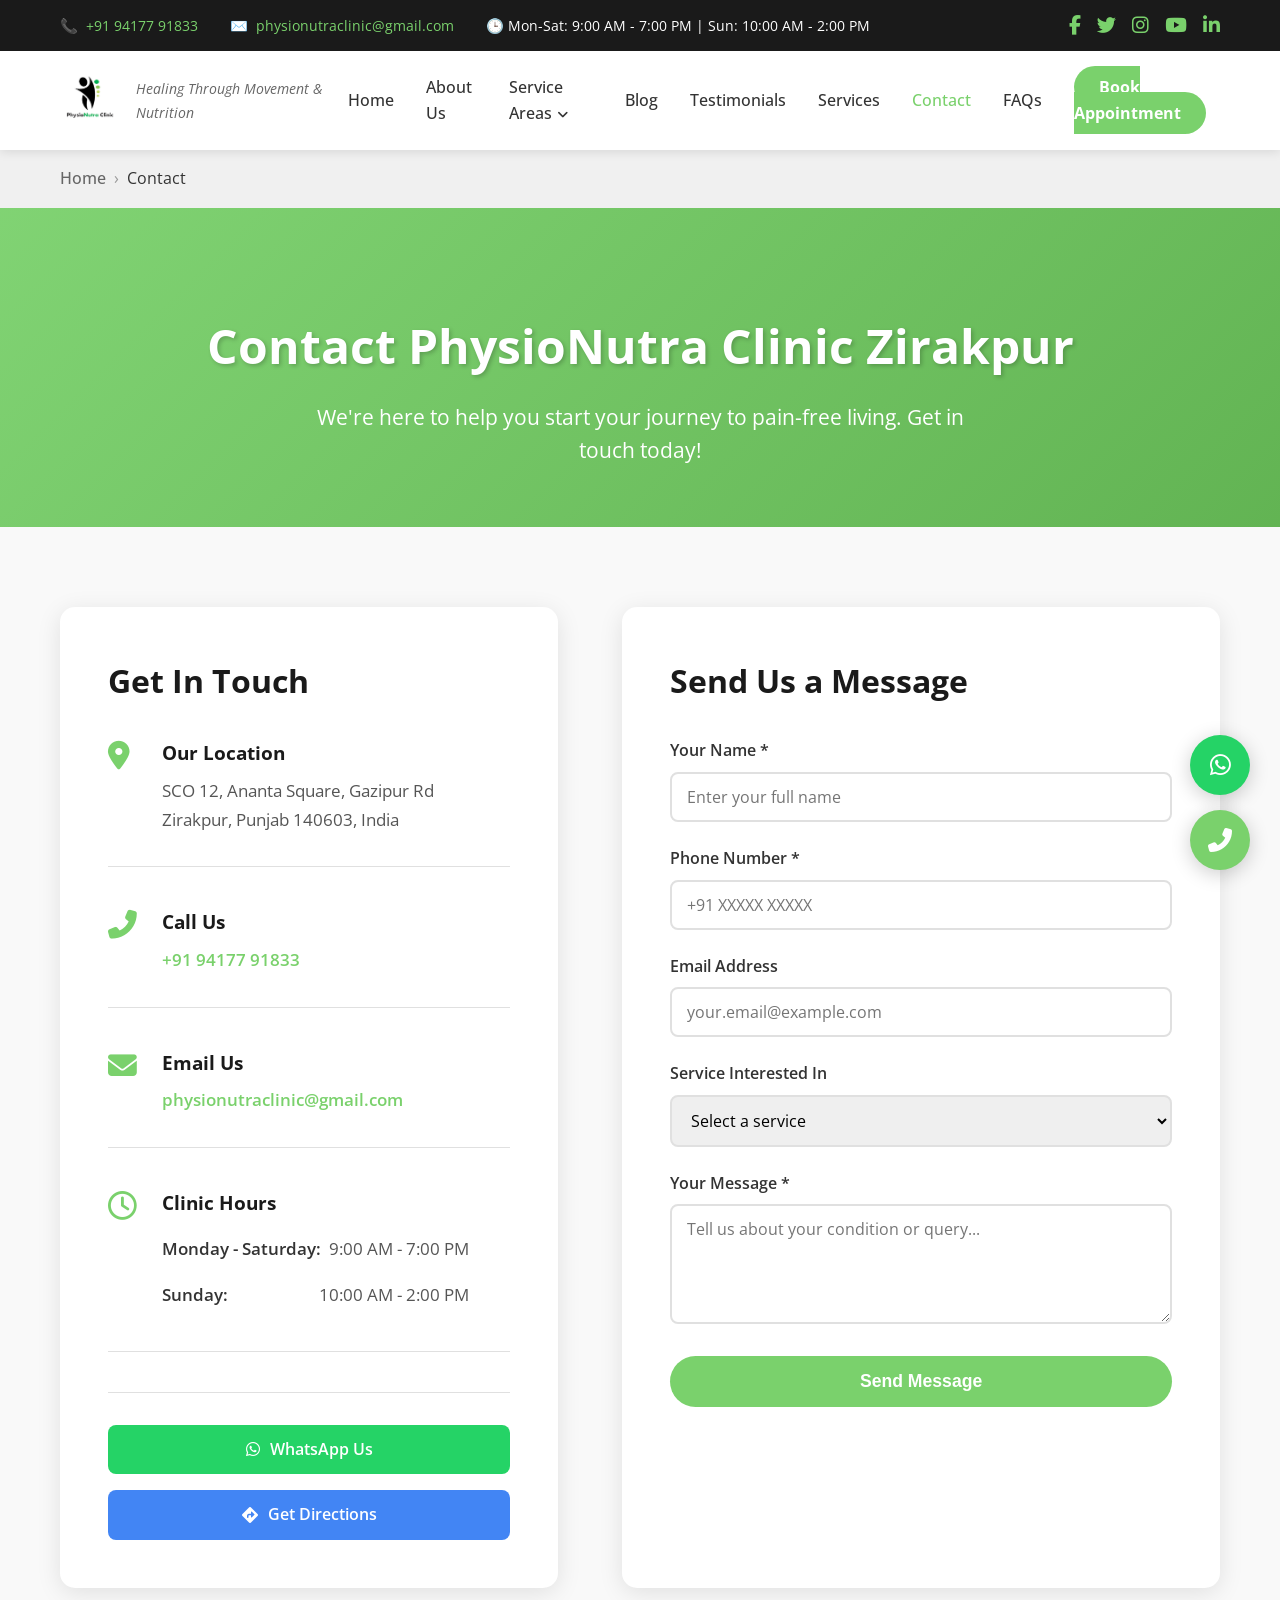
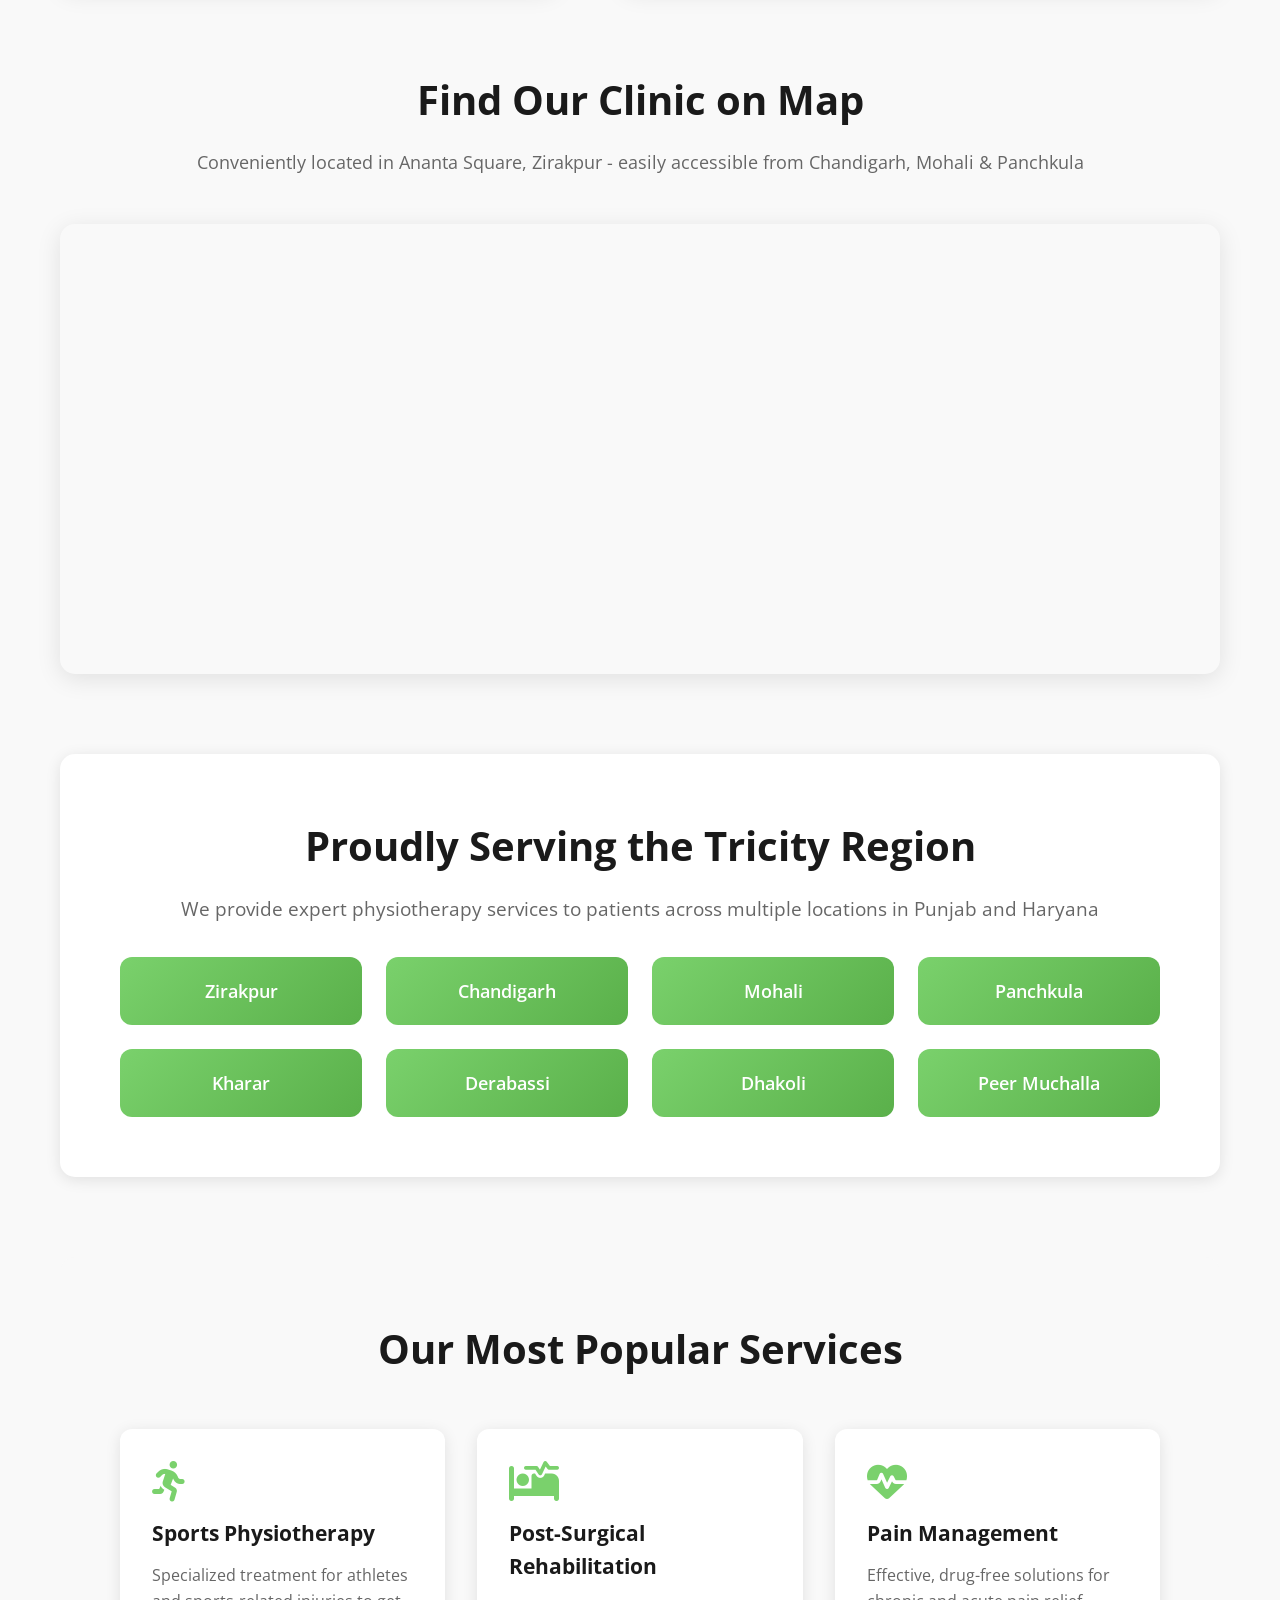
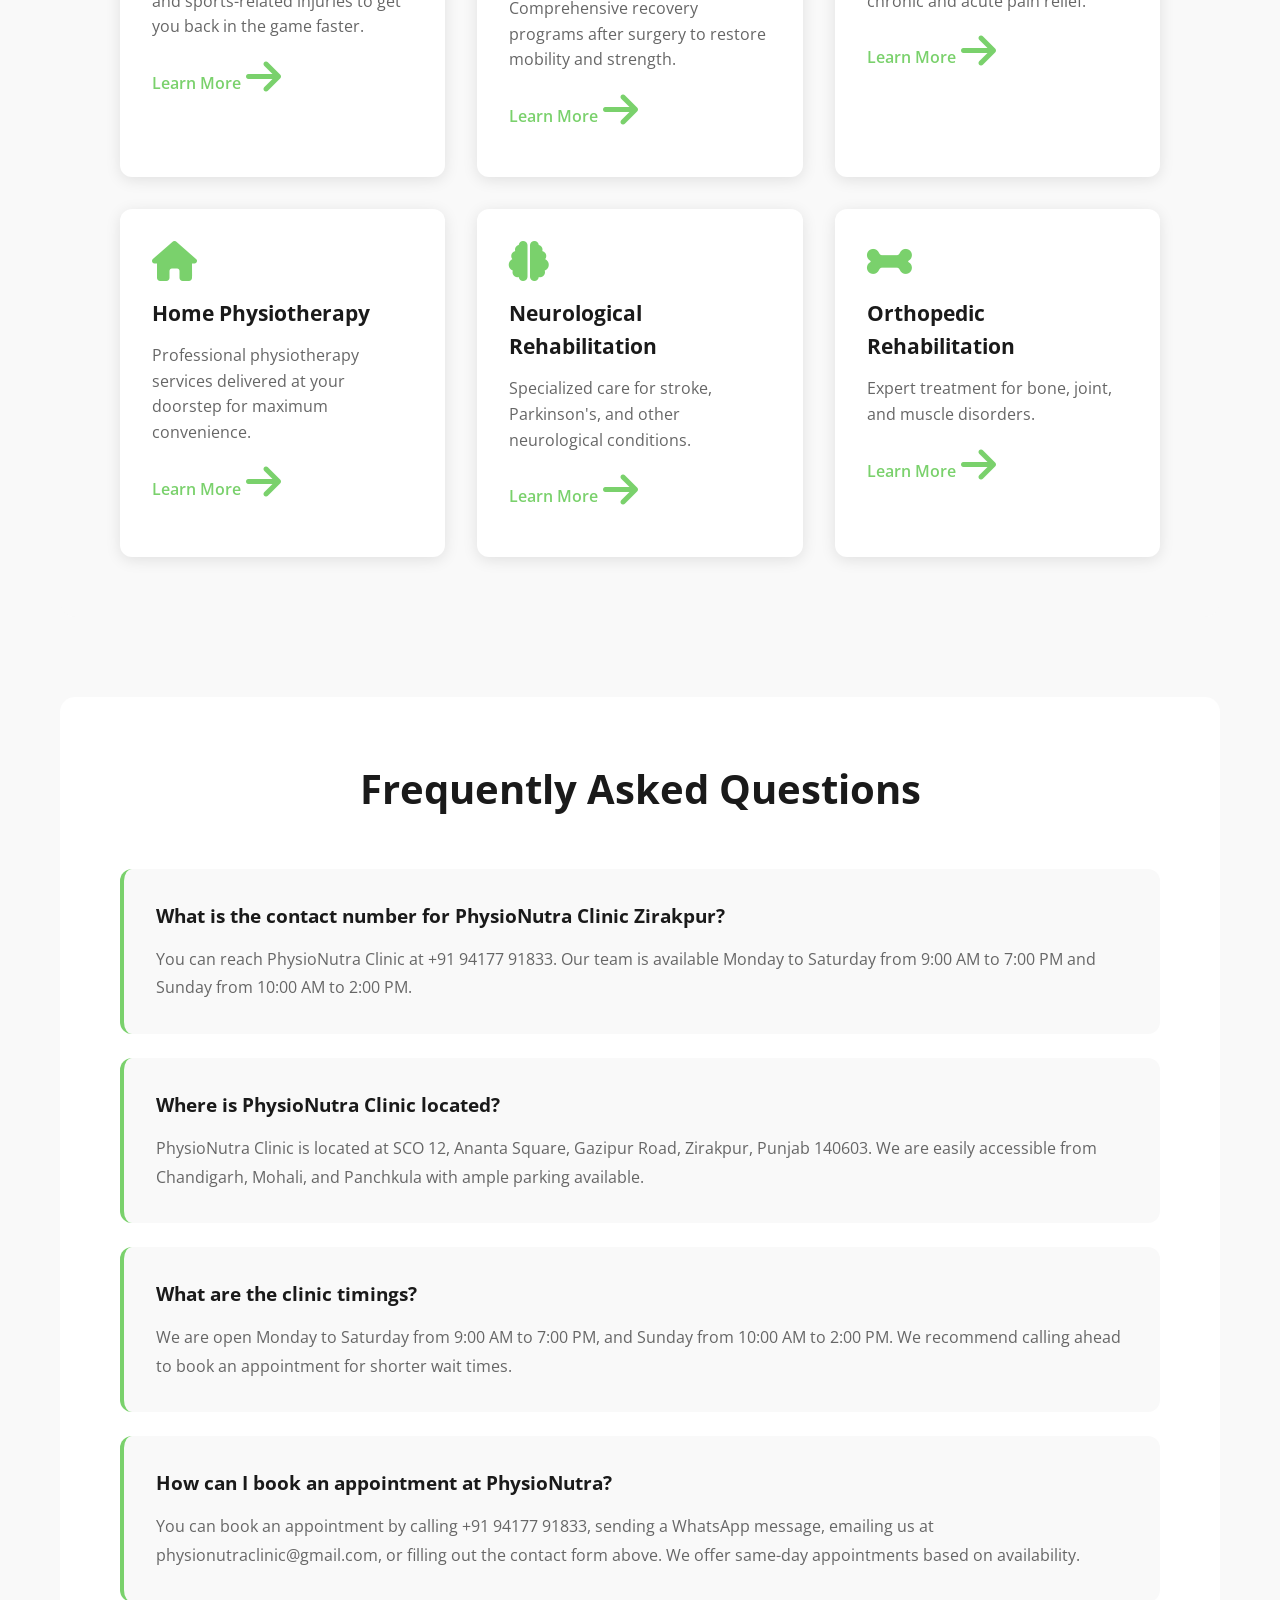
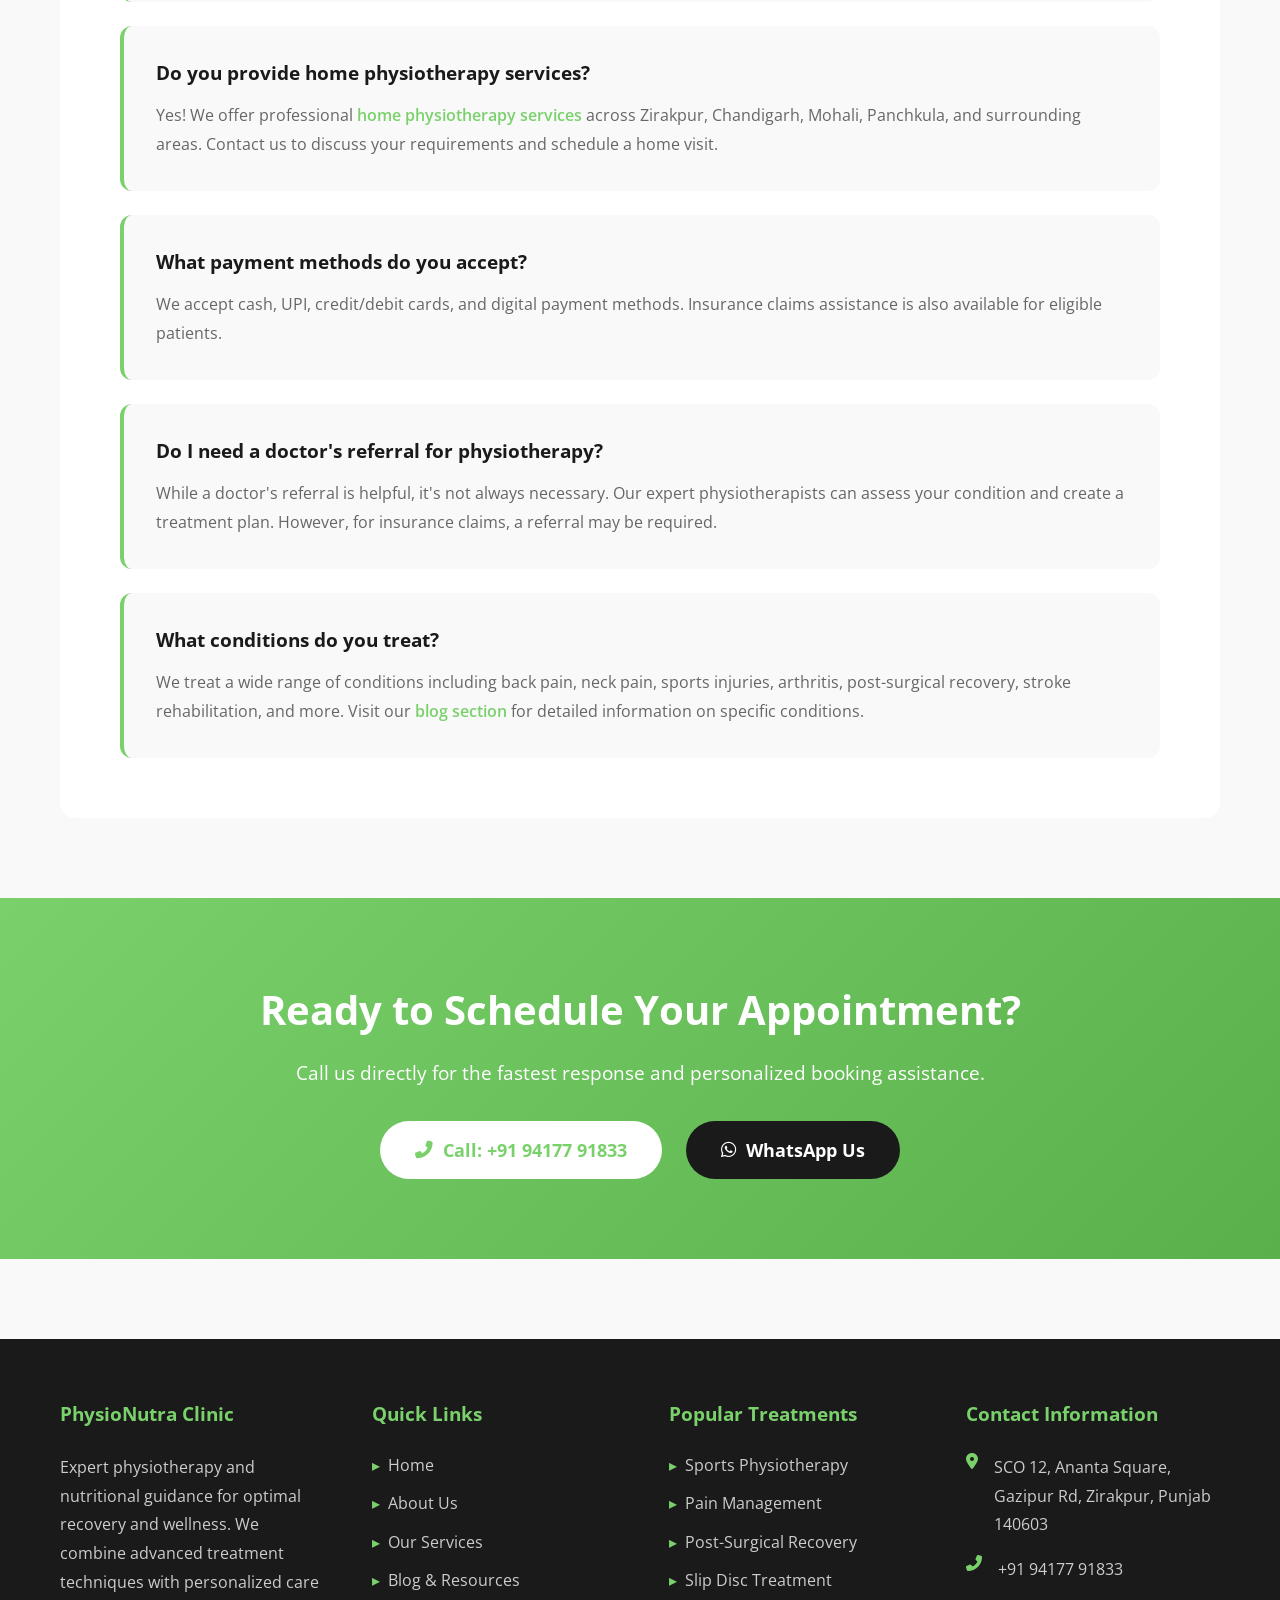
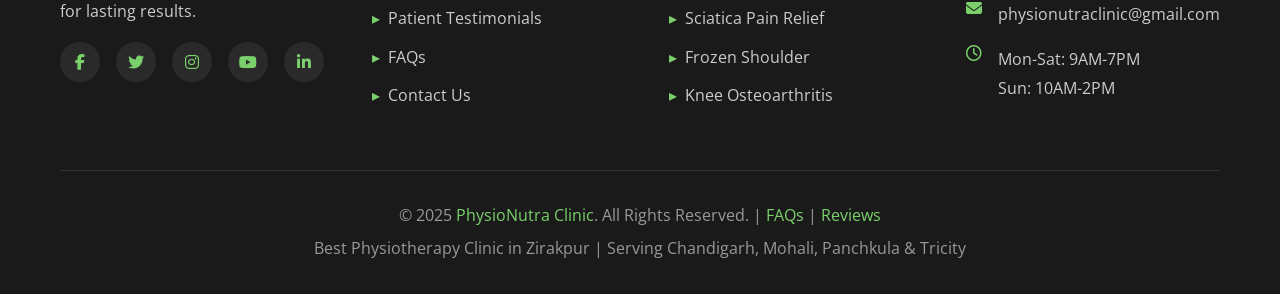
<file: contact/index.html>
<!DOCTYPE html>
<html lang="en-IN">
<head>
    <!-- Google Analytics -->
    <script async src="https://www.googletagmanager.com/gtag/js?id=G-45SFLN5B7J"></script>
    <script>
        window.dataLayer = window.dataLayer || [];
        function gtag(){dataLayer.push(arguments);}
        gtag('js', new Date());
        gtag('config', 'G-45SFLN5B7J');
    </script>

    <!-- Google Tag Manager -->
    <script>(function(w,d,s,l,i){w[l]=w[l]||[];w[l].push({'gtm.start':
    new Date().getTime(),event:'gtm.js'});var f=d.getElementsByTagName(s)[0],
    j=d.createElement(s),dl=l!='dataLayer'?'&l='+l:'';j.async=true;j.src=
    'https://www.googletagmanager.com/gtm.js?id='+i+dl;f.parentNode.insertBefore(j,f);
    })(window,document,'script','dataLayer','GTM-NHVSMWD6');</script>

    <meta charset="UTF-8">
    <meta name="viewport" content="width=device-width, initial-scale=1.0">
    <meta http-equiv="X-UA-Compatible" content="IE=edge">
    
    <!-- Primary Meta Tags -->
    <title>Contact PhysioNutra Clinic Zirakpur | Book Physiotherapy Appointment | +91-9417791833</title>
    <meta name="description" content="Contact PhysioNutra Clinic in Zirakpur for expert physiotherapy services. Book appointment: +91-9417791833 | Visit: SCO 12 Ananta Square | Serving Chandigarh, Mohali, Panchkula, Kharar.">
    <meta name="keywords" content="PhysioNutra contact, physiotherapy clinic Zirakpur contact, book physiotherapy appointment, best physiotherapist Zirakpur, physio near me Zirakpur, Zirakpur physiotherapy address, physiotherapy clinic phone number">
    <meta name="author" content="PhysioNutra Clinic">
    <meta name="robots" content="index, follow, max-snippet:-1, max-video-preview:-1, max-image-preview:large">
    
    <!-- Canonical & Alternate -->
    <link rel="canonical" href="https://physionutraclinic.com/contact/">
    <link rel="alternate" hreflang="en-IN" href="https://physionutraclinic.com/contact/">
    <link rel="alternate" hreflang="x-default" href="https://physionutraclinic.com/contact/">
    
    <!-- Favicon -->
    <link rel="icon" href="/favicon.png" type="image/png">
    <link rel="apple-touch-icon" href="/favicon.png">
    
    <!-- Open Graph / Facebook -->
    <meta property="og:type" content="website">
    <meta property="og:site_name" content="PhysioNutra Clinic">
    <meta property="og:title" content="Contact PhysioNutra Clinic Zirakpur | Best Physiotherapy">
    <meta property="og:description" content="Get in touch with PhysioNutra Clinic for expert physiotherapy and nutritional guidance. Located in Zirakpur, serving Chandigarh Tricity area.">
    <meta property="og:url" content="https://physionutraclinic.com/contact/">
    <meta property="og:image" content="https://physionutraclinic.com/images/logo.png">
    <meta property="og:image:width" content="1200">
    <meta property="og:image:height" content="630">
    <meta property="og:locale" content="en_IN">
    
    <!-- Twitter Card -->
    <meta name="twitter:card" content="summary_large_image">
    <meta name="twitter:site" content="@physionutra">
    <meta name="twitter:title" content="Contact PhysioNutra Clinic Zirakpur">
    <meta name="twitter:description" content="Expert physiotherapy services in Zirakpur. Contact us today for appointments.">
    <meta name="twitter:image" content="https://physionutraclinic.com/images/logo.png">
    
    <!-- Geo Tags -->
    <meta name="geo.region" content="IN-PB">
    <meta name="geo.placename" content="Zirakpur">
    <meta name="geo.position" content="30.6974;76.8399">
    
    <!-- Fonts & Icons -->
    <link rel="preconnect" href="https://fonts.googleapis.com">
    <link rel="preconnect" href="https://fonts.gstatic.com" crossorigin>
    <link href="https://fonts.googleapis.com/css2?family=Roboto:wght@400;500;700&family=Open+Sans:wght@400;600&display=swap" rel="stylesheet">
    <link rel="stylesheet" href="https://cdnjs.cloudflare.com/ajax/libs/font-awesome/6.4.0/css/all.min.css" crossorigin="anonymous" referrerpolicy="no-referrer">
    
    <!-- Enhanced Local Business Schema -->
    <script type="application/ld+json">
    {
      "@context": "https://schema.org",
      "@type": "MedicalBusiness",
      "name": "PhysioNutra Clinic",
      "description": "Premier physiotherapy and wellness center in Zirakpur offering expert treatment for pain management, sports injuries, and rehabilitation",
      "url": "https://physionutraclinic.com",
      "logo": "https://physionutraclinic.com/images/logo.png",
      "image": "https://physionutraclinic.com/images/logo.png",
      "telephone": "+919417791833",
      "email": "physionutraclinic@gmail.com",
      "priceRange": "$$",
      "address": {
        "@type": "PostalAddress",
        "streetAddress": "SCO 12, Ananta Square, Gazipur Rd",
        "addressLocality": "Zirakpur",
        "addressRegion": "Punjab",
        "postalCode": "140603",
        "addressCountry": "IN"
      },
      "geo": {
        "@type": "GeoCoordinates",
        "latitude": "30.6974246",
        "longitude": "76.8398900"
      },
      "contactPoint": {
        "@type": "ContactPoint",
        "telephone": "+91-9417791833",
        "contactType": "customer service",
        "email": "physionutraclinic@gmail.com",
        "areaServed": ["Zirakpur", "Chandigarh", "Mohali", "Panchkula", "Kharar"],
        "availableLanguage": ["English", "Hindi", "Punjabi"],
        "hoursAvailable": {
          "@type": "OpeningHoursSpecification",
          "dayOfWeek": ["Monday", "Tuesday", "Wednesday", "Thursday", "Friday", "Saturday"],
          "opens": "09:00",
          "closes": "19:00"
        }
      },
      "openingHoursSpecification": [
        {
          "@type": "OpeningHoursSpecification",
          "dayOfWeek": ["Monday", "Tuesday", "Wednesday", "Thursday", "Friday", "Saturday"],
          "opens": "09:00",
          "closes": "19:00"
        },
        {
          "@type": "OpeningHoursSpecification",
          "dayOfWeek": "Sunday",
          "opens": "10:00",
          "closes": "14:00"
        }
      ],
      "areaServed": [
        {"@type": "City", "name": "Zirakpur"},
        {"@type": "City", "name": "Chandigarh"},
        {"@type": "City", "name": "Mohali"},
        {"@type": "City", "name": "Panchkula"},
        {"@type": "City", "name": "Kharar"},
        {"@type": "City", "name": "Derabassi"}
      ],
      "sameAs": [
        "https://www.facebook.com/people/PhysioNutra/61570467073912/",
        "https://x.com/physionutra",
        "https://www.instagram.com/physionutra",
        "https://youtube.com/@physionutra",
        "https://www.linkedin.com/company/physionutra-clinic"
      ],
      "hasMap": "https://www.google.com/maps?cid=2534990032976414601",
      "aggregateRating": {
        "@type": "AggregateRating",
        "ratingValue": "4.9",
        "reviewCount": "250"
      }
    }
    </script>

    <!-- Breadcrumb Schema -->
    <script type="application/ld+json">
    {
      "@context": "https://schema.org",
      "@type": "BreadcrumbList",
      "itemListElement": [
        {
          "@type": "ListItem",
          "position": 1,
          "name": "Home",
          "item": "https://physionutraclinic.com/"
        },
        {
          "@type": "ListItem",
          "position": 2,
          "name": "Contact",
          "item": "https://physionutraclinic.com/contact/"
        }
      ]
    }
    </script>

    <!-- FAQ Schema -->
    <script type="application/ld+json">
    {
      "@context": "https://schema.org",
      "@type": "FAQPage",
      "mainEntity": [
        {
          "@type": "Question",
          "name": "What is the contact number for PhysioNutra Clinic Zirakpur?",
          "acceptedAnswer": {
            "@type": "Answer",
            "text": "You can reach PhysioNutra Clinic at +91 94177 91833. Our team is available Monday to Saturday from 9:00 AM to 7:00 PM and Sunday from 10:00 AM to 2:00 PM."
          }
        },
        {
          "@type": "Question",
          "name": "Where is PhysioNutra Clinic located?",
          "acceptedAnswer": {
            "@type": "Answer",
            "text": "PhysioNutra Clinic is located at SCO 12, Ananta Square, Gazipur Road, Zirakpur, Punjab 140603. We are easily accessible from Chandigarh, Mohali, and Panchkula."
          }
        },
        {
          "@type": "Question",
          "name": "What are the clinic timings?",
          "acceptedAnswer": {
            "@type": "Answer",
            "text": "We are open Monday to Saturday from 9:00 AM to 7:00 PM, and Sunday from 10:00 AM to 2:00 PM."
          }
        },
        {
          "@type": "Question",
          "name": "How can I book an appointment at PhysioNutra?",
          "acceptedAnswer": {
            "@type": "Answer",
            "text": "You can book an appointment by calling +91 94177 91833, sending a WhatsApp message, or emailing us at physionutraclinic@gmail.com. We offer same-day appointments based on availability."
          }
        }
      ]
    }
    </script>

    <style>
        /* ===================================
           GLOBAL STYLES
           =================================== */
        * {
            margin: 0;
            padding: 0;
            box-sizing: border-box;
        }

        body {
            font-family: 'Open Sans', Arial, sans-serif;
            line-height: 1.6;
            color: #333;
            background: #f9f9f9;
            -webkit-font-smoothing: antialiased;
            -moz-osx-font-smoothing: grayscale;
            overflow-x: hidden;
        }

        html {
            scroll-behavior: smooth;
            overflow-x: hidden;
        }

        .skip-link {
            position: absolute;
            top: -40px;
            left: 0;
            background: #7ad16c;
            color: white;
            padding: 8px;
            text-decoration: none;
            z-index: 100;
        }

        .skip-link:focus {
            top: 0;
        }

        .container {
            max-width: 1200px;
            margin: 0 auto;
            padding: 0 20px;
            width: 100%;
        }

        /* ===================================
           HEADER STYLES
           =================================== */
        header {
            background: #fff;
            box-shadow: 0 2px 10px rgba(0,0,0,0.1);
            position: sticky;
            top: 0;
            z-index: 1000;
            width: 100%;
        }

        .header-top {
            background: #1a1a1a;
            color: #fff;
            padding: 10px 0;
        }

        .header-top-content {
            display: flex;
            justify-content: space-between;
            align-items: center;
            flex-wrap: wrap;
            gap: 1rem;
        }

        .header-contact {
            display: flex;
            gap: 2rem;
            flex-wrap: wrap;
        }

        .header-contact-item {
            display: flex;
            align-items: center;
            gap: 0.5rem;
            font-size: 0.9rem;
        }

        .header-contact-item a {
            color: #7ad16c;
            text-decoration: none;
        }

        .header-social {
            display: flex;
            gap: 1rem;
        }

        .header-social a {
            color: #7ad16c;
            font-size: 1.2rem;
            text-decoration: none;
            transition: all 0.3s;
        }

        .header-social a:hover {
            color: #5ab04a;
            transform: translateY(-2px);
        }

        .header-main {
            padding: 1rem 0;
            position: relative;
        }

        .header-main-content {
            display: flex;
            justify-content: space-between;
            align-items: center;
        }

        .logo-section {
            display: flex;
            align-items: center;
            gap: 1rem;
        }

        .logo {
            height: 60px;
            width: auto;
        }

        .tagline {
            font-size: 0.9rem;
            color: #666;
            font-style: italic;
        }

        nav ul {
            display: flex;
            list-style: none;
            gap: 2rem;
            align-items: center;
        }

        nav > ul > li {
            position: relative;
        }

        nav a {
            text-decoration: none;
            color: #333;
            font-weight: 500;
            transition: color 0.3s;
            cursor: pointer;
        }

        nav > ul > li > a:hover,
        nav > ul > li > a.active {
            color: #7ad16c;
        }

        .has-dropdown {
            position: relative;
        }

        .has-dropdown > a::after {
            content: '\f107';
            font-family: 'Font Awesome 6 Free';
            font-weight: 900;
            margin-left: 5px;
            font-size: 0.8em;
        }

        .dropdown-menu {
            position: absolute;
            top: 100%;
            left: 0;
            background: white;
            min-width: 250px;
            box-shadow: 0 5px 20px rgba(0,0,0,0.15);
            border-radius: 8px;
            opacity: 0;
            visibility: hidden;
            transform: translateY(10px);
            transition: all 0.3s;
            padding: 10px 0;
            z-index: 1000;
        }

        .has-dropdown:hover .dropdown-menu {
            opacity: 1;
            visibility: visible;
            transform: translateY(0);
        }

        .dropdown-menu li {
            border-bottom: 1px solid #f0f0f0;
        }

        .dropdown-menu li:last-child {
            border-bottom: none;
        }

        .dropdown-menu a {
            padding: 12px 20px;
            color: #333;
            font-size: 0.95rem;
            display: flex;
            align-items: center;
            gap: 0.5rem;
        }

        .dropdown-menu a:hover {
            background: #f9f9f9;
            color: #7ad16c;
            padding-left: 25px;
        }

        .dropdown-menu a i {
            width: 20px;
            color: #7ad16c;
            margin-right: 8px;
        }

        .cta-button {
            padding: 10px 25px;
            background: #7ad16c;
            color: #fff !important;
            text-decoration: none;
            border-radius: 25px;
            font-weight: bold;
            transition: all 0.3s;
        }

        .cta-button:hover {
            background: #5ab04a;
            transform: translateY(-2px);
        }

        .mobile-menu-toggle {
            display: none;
            background: none;
            border: none;
            font-size: 1.5rem;
            cursor: pointer;
            color: #333;
        }

        /* ===================================
           BREADCRUMBS
           =================================== */
        .breadcrumbs {
            background: #f0f0f0;
            padding: 1rem 0;
        }

        .breadcrumbs-list {
            display: flex;
            list-style: none;
            gap: 0.5rem;
            flex-wrap: nowrap;
            align-items: center;
        }
        
        .breadcrumbs-list li {
            display: flex;
            align-items: center;
            gap: 0.5rem;
            white-space: nowrap;
        }

        .breadcrumbs-list li::after {
            content: '›';
            color: #999;
        }

        .breadcrumbs-list li:last-child::after {
            display: none;
        }

        .breadcrumbs-list a {
            color: #666;
            text-decoration: none;
        }

        .breadcrumbs-list a:hover {
            color: #7ad16c;
        }

        /* ===================================
           PAGE HEADER
           =================================== */
        .page-header {
            background: linear-gradient(135deg, rgba(122, 209, 108, 0.95) 0%, rgba(90, 176, 74, 0.95) 100%);
            color: white;
            padding: 100px 0 60px;
            text-align: center;
        }

        .page-header h1 {
            font-size: 3rem;
            margin-bottom: 1rem;
            font-weight: 700;
            text-shadow: 2px 2px 4px rgba(0,0,0,0.2);
        }

        .page-header p {
            font-size: 1.3rem;
            max-width: 700px;
            margin: 0 auto;
        }

        /* ===================================
           MAIN CONTENT
           =================================== */
        .main-content {
            padding: 80px 0;
        }

        .contact-grid {
            display: grid;
            grid-template-columns: 1fr 1.2fr;
            gap: 4rem;
            margin-bottom: 80px;
        }

        .contact-info-card,
        .contact-form-card {
            background: white;
            padding: 3rem;
            border-radius: 15px;
            box-shadow: 0 5px 25px rgba(0,0,0,0.1);
        }

        .contact-info-card h2,
        .contact-form-card h2 {
            font-size: 2rem;
            color: #1a1a1a;
            margin-bottom: 2rem;
            font-weight: 700;
        }

        .contact-detail-item {
            display: flex;
            align-items: flex-start;
            gap: 1.5rem;
            margin-bottom: 2.5rem;
            padding-bottom: 2rem;
            border-bottom: 1px solid #e0e0e0;
        }

        .contact-detail-item:last-child {
            border-bottom: none;
            padding-bottom: 0;
            margin-bottom: 0;
        }

        .contact-detail-item i {
            color: #7ad16c;
            font-size: 1.8rem;
            margin-top: 3px;
            min-width: 30px;
        }

        .contact-detail-item strong {
            display: block;
            font-size: 1.2rem;
            color: #1a1a1a;
            margin-bottom: 0.5rem;
            font-weight: 700;
        }

        .contact-detail-item p,
        .contact-detail-item a {
            color: #555;
            text-decoration: none;
            font-size: 1.05rem;
            line-height: 1.7;
            word-wrap: break-word;
        }

        .contact-detail-item a {
            color: #7ad16c;
            font-weight: 600;
        }

        .contact-detail-item a:hover {
            text-decoration: underline;
        }

        .hours-list {
            list-style: none;
            padding: 0;
            margin: 0;
        }

        .hours-list li {
            display: flex;
            justify-content: space-between;
            padding: 0.6rem 0;
            color: #555;
            font-size: 1.05rem;
            flex-wrap: wrap;
            gap: 0.5rem;
        }

        .hours-list li span:first-child {
            font-weight: 600;
            color: #333;
        }

        .quick-actions {
            display: flex;
            flex-direction: column;
            gap: 1rem;
            margin-top: 2rem;
            padding-top: 2rem;
            border-top: 1px solid #e0e0e0;
        }

        .quick-action-btn {
            display: flex;
            align-items: center;
            justify-content: center;
            gap: 10px;
            padding: 12px 20px;
            border-radius: 8px;
            text-decoration: none;
            font-weight: 600;
            transition: all 0.3s;
        }

        .quick-action-btn.whatsapp {
            background: #25D366;
            color: white;
        }

        .quick-action-btn.directions {
            background: #4285F4;
            color: white;
        }

        .quick-action-btn:hover {
            transform: translateY(-2px);
            box-shadow: 0 4px 12px rgba(0,0,0,0.15);
        }

        /* ===================================
           FORM STYLES
           =================================== */
        .form-group {
            margin-bottom: 1.5rem;
        }

        .form-group label {
            display: block;
            margin-bottom: 0.5rem;
            font-weight: 600;
            color: #333;
        }

        .form-group input,
        .form-group textarea,
        .form-group select {
            width: 100%;
            padding: 12px 15px;
            border: 2px solid #e0e0e0;
            border-radius: 8px;
            font-size: 1rem;
            font-family: 'Open Sans', sans-serif;
            transition: border-color 0.3s;
        }

        .form-group input:focus,
        .form-group textarea:focus,
        .form-group select:focus {
            border-color: #7ad16c;
            outline: none;
        }

        .form-group textarea {
            resize: vertical;
            min-height: 120px;
        }

        .form-submit-btn {
            background: #7ad16c;
            color: white;
            padding: 15px 40px;
            border: none;
            border-radius: 50px;
            font-size: 1.1rem;
            font-weight: bold;
            cursor: pointer;
            transition: all 0.3s;
            width: 100%;
        }

        .form-submit-btn:hover {
            background: #5ab04a;
            transform: translateY(-2px);
            box-shadow: 0 5px 15px rgba(122, 209, 108, 0.3);
        }

        /* ===================================
           MAP SECTION
           =================================== */
        .map-section {
            margin-bottom: 80px;
        }

        .map-section h2 {
            text-align: center;
            font-size: 2.5rem;
            color: #1a1a1a;
            margin-bottom: 1rem;
            font-weight: 700;
        }

        .map-subtitle {
            text-align: center;
            font-size: 1.1rem;
            color: #666;
            margin-bottom: 3rem;
        }

        .map-container {
            border-radius: 15px;
            overflow: hidden;
            box-shadow: 0 5px 25px rgba(0,0,0,0.1);
            height: 450px;
        }

        .map-container iframe {
            width: 100%;
            height: 100%;
            border: 0;
        }

        /* ===================================
           SERVICE AREAS
           =================================== */
        .service-areas {
            background: white;
            padding: 60px;
            border-radius: 15px;
            text-align: center;
            box-shadow: 0 3px 15px rgba(0,0,0,0.1);
            margin-bottom: 80px;
        }

        .service-areas h2 {
            font-size: 2.5rem;
            color: #1a1a1a;
            margin-bottom: 1rem;
            font-weight: 700;
        }

        .service-areas p {
            font-size: 1.2rem;
            color: #666;
            margin-bottom: 2rem;
        }

        .areas-grid {
            display: grid;
            grid-template-columns: repeat(auto-fit, minmax(200px, 1fr));
            gap: 1.5rem;
            margin-top: 2rem;
        }

        .area-card {
            background: linear-gradient(135deg, #7ad16c, #5ab04a);
            padding: 20px;
            border-radius: 12px;
            transition: all 0.3s;
        }

        .area-card:hover {
            transform: translateY(-5px);
            box-shadow: 0 8px 20px rgba(122, 209, 108, 0.4);
        }

        .area-card a {
            color: white;
            text-decoration: none;
            font-weight: 600;
            font-size: 1.1rem;
            display: block;
        }

        /* ===================================
           POPULAR SERVICES
           =================================== */
        .popular-services {
            background: #f9f9f9;
            padding: 60px;
            border-radius: 15px;
            margin-bottom: 80px;
        }

        .popular-services h2 {
            text-align: center;
            font-size: 2.5rem;
            color: #1a1a1a;
            margin-bottom: 3rem;
            font-weight: 700;
        }

        .services-grid {
            display: grid;
            grid-template-columns: repeat(3, 1fr);
            gap: 2rem;
        }

        .service-card {
            background: white;
            padding: 2rem;
            border-radius: 12px;
            box-shadow: 0 3px 15px rgba(0,0,0,0.1);
            transition: all 0.3s;
        }

        .service-card:hover {
            transform: translateY(-5px);
            box-shadow: 0 8px 25px rgba(0,0,0,0.15);
        }

        .service-card i {
            font-size: 2.5rem;
            color: #7ad16c;
            margin-bottom: 1rem;
        }

        .service-card h3 {
            font-size: 1.3rem;
            color: #1a1a1a;
            margin-bottom: 0.8rem;
        }

        .service-card p {
            color: #666;
            line-height: 1.6;
            margin-bottom: 1rem;
        }

        .service-card a {
            color: #7ad16c;
            text-decoration: none;
            font-weight: 600;
            display: inline-flex;
            align-items: center;
            gap: 5px;
            transition: gap 0.3s;
        }

        .service-card a:hover {
            gap: 10px;
        }

        /* ===================================
           FAQ SECTION
           =================================== */
        .faq-section {
            background: white;
            padding: 60px;
            border-radius: 15px;
            margin-bottom: 80px;
        }

        .faq-section h2 {
            text-align: center;
            font-size: 2.5rem;
            color: #1a1a1a;
            margin-bottom: 3rem;
            font-weight: 700;
        }

        .faq-grid {
            display: grid;
            gap: 1.5rem;
        }

        .faq-item {
            background: #f9f9f9;
            padding: 2rem;
            border-radius: 12px;
            border-left: 4px solid #7ad16c;
            transition: all 0.3s;
        }

        .faq-item:hover {
            box-shadow: 0 5px 20px rgba(0,0,0,0.1);
        }

        .faq-question {
            font-weight: 700;
            color: #1a1a1a;
            font-size: 1.2rem;
            margin-bottom: 0.8rem;
        }

        .faq-answer {
            color: #666;
            line-height: 1.8;
        }

        .faq-answer a {
            color: #7ad16c;
            font-weight: 600;
            text-decoration: none;
        }

        .faq-answer a:hover {
            text-decoration: underline;
        }

        /* ===================================
           CTA SECTION
           =================================== */
        .cta-section-contact {
            background: linear-gradient(135deg, #7ad16c 0%, #5ab04a 100%);
            padding: 80px 0;
            text-align: center;
            color: white;
        }

        .cta-section-contact h2 {
            font-size: 2.5rem;
            margin-bottom: 1rem;
            font-weight: 700;
        }

        .cta-section-contact p {
            font-size: 1.2rem;
            margin-bottom: 2rem;
        }

        .cta-buttons {
            display: flex;
            gap: 1.5rem;
            justify-content: center;
            flex-wrap: wrap;
        }

        .primary-btn,
        .secondary-btn {
            padding: 15px 35px;
            text-decoration: none;
            border-radius: 50px;
            font-weight: bold;
            font-size: 1.1rem;
            transition: all 0.3s;
            display: inline-flex;
            align-items: center;
            gap: 10px;
        }

        .primary-btn {
            background: white;
            color: #7ad16c;
        }

        .primary-btn:hover {
            background: #f0f0f0;
            transform: translateY(-2px);
            box-shadow: 0 5px 15px rgba(0,0,0,0.2);
        }

        .secondary-btn {
            background: #1a1a1a;
            color: white;
        }

        .secondary-btn:hover {
            background: #333;
            transform: translateY(-2px);
        }

        /* ===================================
           FLOATING BUTTONS
           =================================== */
        .floating-buttons {
            position: fixed;
            bottom: 30px;
            right: 30px;
            z-index: 999;
            display: flex;
            flex-direction: column;
            gap: 15px;
        }

        .floating-btn {
            width: 60px;
            height: 60px;
            border-radius: 50%;
            display: flex;
            align-items: center;
            justify-content: center;
            text-decoration: none;
            color: white;
            font-size: 1.5rem;
            box-shadow: 0 4px 20px rgba(0, 0, 0, 0.2);
            transition: all 0.3s;
        }

        .whatsapp-btn {
            background: #25D366;
        }

        .phone-btn {
            background: #7ad16c;
        }

        .floating-btn:hover {
            transform: scale(1.1);
        }

        /* ===================================
           FOOTER
           =================================== */
        footer {
            background: #1a1a1a;
            color: #fff;
            padding: 60px 0 0;
        }

        .footer-content {
            display: grid;
            grid-template-columns: repeat(4, 1fr);
            gap: 3rem;
            margin-bottom: 3rem;
        }

        .footer-section h3 {
            color: #7ad16c;
            margin-bottom: 1.5rem;
            font-weight: 700;
        }

        .footer-section p {
            color: #ccc;
            line-height: 1.8;
        }

        .footer-links {
            list-style: none;
        }

        .footer-links li {
            margin-bottom: 0.8rem;
        }

        .footer-links a {
            color: #ccc;
            text-decoration: none;
            transition: color 0.3s;
        }

        .footer-links a:hover {
            color: #7ad16c;
        }

        .footer-links a::before {
            content: '▸';
            color: #7ad16c;
            margin-right: 0.5rem;
        }

        .footer-contact-item {
            display: flex;
            gap: 1rem;
            margin-bottom: 1rem;
            color: #ccc;
        }

        .footer-contact-item i {
            color: #7ad16c;
        }

        .footer-contact-item a {
            color: #ccc;
            text-decoration: none;
        }

        .footer-contact-item a:hover {
            color: #7ad16c;
        }

        .footer-social {
            display: flex;
            gap: 1rem;
            margin-top: 1rem;
        }

        .footer-social a {
            width: 40px;
            height: 40px;
            background: #2a2a2a;
            display: flex;
            align-items: center;
            justify-content: center;
            border-radius: 50%;
            color: #7ad16c;
            text-decoration: none;
            transition: all 0.3s;
        }

        .footer-social a:hover {
            background: #7ad16c;
            color: #fff;
        }

        .footer-bottom {
            border-top: 1px solid #333;
            padding: 2rem 0;
            text-align: center;
            color: #999;
        }

        .footer-bottom a {
            color: #7ad16c;
            text-decoration: none;
        }

        /* ===================================
           RESPONSIVE (TABLET)
           =================================== */
        @media (max-width: 992px) {
            .contact-grid {
                grid-template-columns: 1fr;
                gap: 2rem;
            }

            .services-grid {
                grid-template-columns: repeat(2, 1fr);
            }

            .areas-grid {
                grid-template-columns: repeat(auto-fit, minmax(150px, 1fr));
            }

            .footer-content {
                grid-template-columns: repeat(2, 1fr);
            }
        }

        /* ===================================
           RESPONSIVE (MOBILE - max-width: 768px)
           =================================== */
        @media (max-width: 768px) {
            .container {
                padding: 0 15px;
            }

            /* HIDE HEADER TOP ON MOBILE */
            .header-top {
                display: none;
            }

            .header-main {
                padding: 0.8rem 0;
            }

            .mobile-menu-toggle {
                display: block;
            }

            nav ul {
                display: none;
                position: absolute;
                top: 100%;
                left: 0;
                right: 0;
                background: white;
                flex-direction: column;
                padding: 1rem;
                box-shadow: 0 4px 10px rgba(0,0,0,0.1);
                gap: 0;
                z-index: 999;
            }

            nav ul.active {
                display: flex;
            }

            nav li {
                width: 100%;
                border-bottom: 1px solid #eee;
            }

            nav li:last-child {
                border-bottom: none;
            }

            nav a {
                display: block;
                padding: 1rem;
            }

            .dropdown-menu {
                position: static;
                opacity: 1;
                visibility: visible;
                transform: none;
                box-shadow: none;
                padding-left: 20px;
                display: none;
                background: #f9f9f9;
            }

            .has-dropdown.active .dropdown-menu {
                display: block;
            }

            .dropdown-menu a {
                padding: 10px 15px;
                font-size: 0.9rem;
            }

            .logo {
                height: 55px;
            }

            .tagline {
                font-size: 0.75rem;
            }

            .page-header {
                padding: 60px 0 40px;
            }

            .page-header h1 {
                font-size: 1.8rem;
                line-height: 1.3;
            }

            .page-header p {
                font-size: 1rem;
            }

            .main-content {
                padding: 50px 0;
            }

            .contact-grid {
                gap: 2rem;
                margin-bottom: 50px;
            }

            .contact-info-card,
            .contact-form-card {
                padding: 2rem 1.5rem;
            }

            .contact-info-card h2,
            .contact-form-card h2 {
                font-size: 1.5rem;
            }

            .contact-detail-item {
                gap: 1rem;
                margin-bottom: 2rem;
                padding-bottom: 1.5rem;
            }

            .contact-detail-item i {
                font-size: 1.5rem;
            }

            .contact-detail-item strong {
                font-size: 1.1rem;
            }

            .contact-detail-item p,
            .contact-detail-item a {
                font-size: 1rem;
            }

            .hours-list li {
                font-size: 1rem;
            }

            .map-section {
                margin-bottom: 50px;
            }

            .map-section h2,
            .service-areas h2,
            .popular-services h2,
            .faq-section h2 {
                font-size: 1.8rem;
                line-height: 1.3;
            }

            .map-subtitle,
            .service-areas p {
                font-size: 1rem;
            }

            .map-container {
                height: 300px;
            }

            .service-areas,
            .popular-services,
            .faq-section {
                padding: 40px 20px;
                margin-bottom: 50px;
            }

            .services-grid {
                grid-template-columns: 1fr;
                gap: 1.5rem;
            }

            .service-card {
                padding: 1.5rem;
            }

            .service-card i {
                font-size: 2rem;
            }

            .service-card h3 {
                font-size: 1.2rem;
            }

            .service-card p {
                font-size: 0.95rem;
            }

            .faq-item {
                padding: 1.5rem;
            }

            .faq-question {
                font-size: 1.1rem;
            }

            .faq-answer {
                font-size: 0.95rem;
            }

            .cta-section-contact {
                padding: 50px 0;
            }

            .cta-section-contact h2 {
                font-size: 1.8rem;
                line-height: 1.3;
            }

            .cta-section-contact p {
                font-size: 1rem;
            }

            .cta-buttons {
                flex-direction: column;
                gap: 1rem;
            }

            .primary-btn,
            .secondary-btn {
                width: 100%;
                justify-content: center;
                padding: 12px 30px;
                font-size: 1rem;
            }

            .footer-content {
                grid-template-columns: 1fr;
                gap: 2rem;
            }

            .footer-section {
                text-align: center;
            }

            .footer-links {
                text-align: left;
            }

            .footer-social {
                justify-content: center;
            }

            .footer-bottom {
                padding: 1.5rem 0;
                font-size: 0.9rem;
            }

            .floating-buttons {
                bottom: 20px;
                right: 20px;
                gap: 10px;
            }

            .floating-btn {
                width: 50px;
                height: 50px;
                font-size: 1.3rem;
            }

            /* Hide breadcrumbs on mobile */
            .breadcrumbs {
                display: none;
            }
        }

        /* ===================================
           RESPONSIVE (SMALL MOBILE - max-width: 480px)
           =================================== */
        @media (max-width: 480px) {
            .container {
                padding: 0 12px;
            }

            .logo {
                height: 50px;
            }

            .tagline {
                display: none;
            }

            .page-header h1 {
                font-size: 1.5rem;
            }

            .page-header p {
                font-size: 0.95rem;
            }

            .contact-info-card,
            .contact-form-card {
                padding: 1.5rem 1.2rem;
            }

            .contact-info-card h2,
            .contact-form-card h2 {
                font-size: 1.3rem;
            }

            .map-section h2,
            .service-areas h2,
            .popular-services h2,
            .faq-section h2 {
                font-size: 1.5rem;
            }

            .map-subtitle,
            .service-areas p {
                font-size: 0.95rem;
            }

            .service-card {
                padding: 1.2rem;
            }

            .service-card i {
                font-size: 1.8rem;
            }

            .service-card h3 {
                font-size: 1.1rem;
            }

            .faq-item {
                padding: 1.2rem;
            }

            .faq-question {
                font-size: 1rem;
            }

            .faq-answer {
                font-size: 0.9rem;
            }

            .cta-section-contact h2 {
                font-size: 1.5rem;
            }

            .cta-section-contact p {
                font-size: 0.95rem;
            }

            .primary-btn,
            .secondary-btn {
                padding: 11px 25px;
                font-size: 0.95rem;
            }

            .floating-btn {
                width: 45px;
                height: 45px;
                font-size: 1.2rem;
            }

            .breadcrumbs-list {
                font-size: 0.75rem;
            }
        }

        /* ===================================
           MOBILE MENU DROPDOWN TOGGLE
           =================================== */
        @media (max-width: 768px) {
            .has-dropdown > a::after {
                content: '\f107';
                font-family: 'Font Awesome 6 Free';
                font-weight: 900;
                margin-left: 5px;
                font-size: 0.8rem;
                transition: transform 0.3s;
            }

            .has-dropdown.active > a::after {
                transform: rotate(180deg);
            }
        }
    </style>
</head>
<body>
    <a href="#main-content" class="skip-link">Skip to main content</a>

    <!-- Google Tag Manager (noscript) -->
    <noscript><iframe src="https://www.googletagmanager.com/ns.html?id=GTM-NHVSMWD6"
    height="0" width="0" style="display:none;visibility:hidden"></iframe></noscript>

    <!-- Header -->
    <header>
        <div class="header-top">
            <div class="container">
                <div class="header-top-content">
                    <div class="header-contact">
                        <div class="header-contact-item">
                            📞 <a href="tel:+919417791833">+91 94177 91833</a>
                        </div>
                        <div class="header-contact-item">
                            ✉️ <a href="mailto:physionutraclinic@gmail.com">physionutraclinic@gmail.com</a>
                        </div>
                        <div class="header-contact-item">
                            🕒 Mon-Sat: 9:00 AM - 7:00 PM | Sun: 10:00 AM - 2:00 PM
                        </div>
                    </div>
                    <div class="header-social">
                        <a href="https://www.facebook.com/people/PhysioNutra/61570467073912/" target="_blank" rel="noopener" aria-label="Facebook"><i class="fab fa-facebook-f"></i></a>
                        <a href="https://x.com/physionutra" target="_blank" rel="noopener" aria-label="Twitter"><i class="fab fa-twitter"></i></a>
                        <a href="https://www.instagram.com/physionutra" target="_blank" rel="noopener" aria-label="Instagram"><i class="fab fa-instagram"></i></a>
                        <a href="https://youtube.com/@physionutra" target="_blank" rel="noopener" aria-label="YouTube"><i class="fab fa-youtube"></i></a>
                        <a href="https://www.linkedin.com/company/physionutra-clinic/" target="_blank" rel="noopener" aria-label="LinkedIn"><i class="fab fa-linkedin-in"></i></a>
                    </div>
                </div>
            </div>
        </div>

        <div class="header-main">
            <div class="container">
                <div class="header-main-content">
                    <div class="logo-section">
                        <a href="/"><img src="../images/logo.png" alt="PhysioNutra Clinic Logo" class="logo"></a>
                        <div class="tagline">Healing Through Movement & Nutrition</div>
                    </div>
                    <nav role="navigation" aria-label="Main navigation">
                        <button class="mobile-menu-toggle" aria-label="Toggle menu">☰</button>
                        <ul id="mainMenu">
                            <li><a href="/">Home</a></li>
                            <li><a href="/about/">About Us</a></li>
                            <li class="has-dropdown">
                                <a href="/physiotherapy/">Service Areas</a>
                                <ul class="dropdown-menu">
                                    <li><a href="/physiotherapy/zirakpur/"><i class="fas fa-map-marker-alt"></i>Zirakpur</a></li>
                                    <li><a href="/physiotherapy/chandigarh/"><i class="fas fa-map-marker-alt"></i>Chandigarh</a></li>
                                    <li><a href="/physiotherapy/mohali/"><i class="fas fa-map-marker-alt"></i>Mohali</a></li>
                                    <li><a href="/physiotherapy/panchkula/"><i class="fas fa-map-marker-alt"></i>Panchkula</a></li>
                                    <li><a href="/physiotherapy/kharar/"><i class="fas fa-map-marker-alt"></i>Kharar</a></li>
                                    <li><a href="/physiotherapy/home-physiotherapy-sessions/"><i class="fas fa-home"></i>Home Physiotherapy</a></li>
                                </ul>
                            </li>
                            <li><a href="/blogs/">Blog</a></li>
                            <li><a href="/testimonials/">Testimonials</a></li>
                            <li><a href="/services/">Services</a></li>
                            <li><a href="/contact/" class="active">Contact</a></li>
                            <li><a href="/faqs/">FAQs</a></li>
                            <li><a href="tel:+919417791833" class="cta-button">Book Appointment</a></li>
                        </ul>
                    </nav>
                </div>
            </div>
        </div>
    </header>

    <!-- Breadcrumbs -->
    <nav class="breadcrumbs" aria-label="Breadcrumb">
        <div class="container">
            <ol class="breadcrumbs-list">
                <li><a href="/">Home</a></li>
                <li><span class="current">Contact</span></li>
            </ol>
        </div>
    </nav>

    <!-- Page Header -->
    <section class="page-header">
        <div class="container">
            <h1>Contact PhysioNutra Clinic Zirakpur</h1>
            <p>We're here to help you start your journey to pain-free living. Get in touch today!</p>
        </div>
    </section>

    <!-- Main Content -->
    <main id="main-content" class="main-content">
        <section class="contact-section">
            <div class="container">
                <div class="contact-grid">
                    <!-- Contact Info Card -->
                    <div class="contact-info-card">
                        <h2>Get In Touch</h2>
                        
                        <div class="contact-detail-item">
                            <i class="fas fa-map-marker-alt"></i>
                            <div>
                                <strong>Our Location</strong>
                                <p>SCO 12, Ananta Square, Gazipur Rd<br>Zirakpur, Punjab 140603, India</p>
                            </div>
                        </div>

                        <div class="contact-detail-item">
                            <i class="fas fa-phone-alt"></i>
                            <div>
                                <strong>Call Us</strong>
                                <p><a href="tel:+919417791833">+91 94177 91833</a></p>
                            </div>
                        </div>

                        <div class="contact-detail-item">
                            <i class="fas fa-envelope"></i>
                            <div>
                                <strong>Email Us</strong>
                                <p><a href="mailto:physionutraclinic@gmail.com">physionutraclinic@gmail.com</a></p>
                            </div>
                        </div>

                        <div class="contact-detail-item">
                            <i class="far fa-clock"></i>
                            <div>
                                <strong>Clinic Hours</strong>
                                <ul class="hours-list">
                                    <li><span>Monday - Saturday:</span> <span>9:00 AM - 7:00 PM</span></li>
                                    <li><span>Sunday:</span> <span>10:00 AM - 2:00 PM</span></li>
                                </ul>
                            </div>
                        </div>

                        <div class="quick-actions">
                            <a href="https://wa.me/919417791833?text=Hi%2C%20I%20would%20like%20to%20book%20an%20appointment%20at%20PhysioNutra%20Clinic." target="_blank" rel="noopener" class="quick-action-btn whatsapp">
                                <i class="fab fa-whatsapp"></i> WhatsApp Us
                            </a>
                            <a href="https://www.google.com/maps/dir//PhysioNutra+Clinic+Zirakpur" target="_blank" rel="noopener" class="quick-action-btn directions">
                                <i class="fas fa-directions"></i> Get Directions
                            </a>
                        </div>
                    </div>

                    <!-- Contact Form Card -->
                    <div class="contact-form-card">
                        <h2>Send Us a Message</h2>
                        <form id="contactForm" action="#" method="post">
                            <div class="form-group">
                                <label for="name">Your Name *</label>
                                <input type="text" id="name" name="name" required placeholder="Enter your full name">
                            </div>

                            <div class="form-group">
                                <label for="phone">Phone Number *</label>
                                <input type="tel" id="phone" name="phone" required placeholder="+91 XXXXX XXXXX">
                            </div>

                            <div class="form-group">
                                <label for="email">Email Address</label>
                                <input type="email" id="email" name="email" placeholder="your.email@example.com">
                            </div>

                            <div class="form-group">
                                <label for="service">Service Interested In</label>
                                <select id="service" name="service">
                                    <option value="">Select a service</option>
                                    <option value="sports-physiotherapy">Sports Physiotherapy</option>
                                    <option value="pain-management">Pain Management</option>
                                    <option value="post-surgical">Post-Surgical Recovery</option>
                                    <option value="orthopedic">Orthopedic Rehabilitation</option>
                                    <option value="neurological">Neurological Rehabilitation</option>
                                    <option value="home-service">Home Physiotherapy</option>
                                    <option value="other">Other</option>
                                </select>
                            </div>

                            <div class="form-group">
                                <label for="message">Your Message *</label>
                                <textarea id="message" name="message" required placeholder="Tell us about your condition or query..."></textarea>
                            </div>

                            <button type="submit" class="form-submit-btn">Send Message</button>
                        </form>
                    </div>
                </div>
            </div>
        </section>

        <!-- Map Section -->
        <div class="container">
            <section class="map-section">
                <h2>Find Our Clinic on Map</h2>
                <p class="map-subtitle">Conveniently located in Ananta Square, Zirakpur - easily accessible from Chandigarh, Mohali & Panchkula</p>
                <div class="map-container">
                    <iframe 
                        src="https://www.google.com/maps/embed?pb=!1m18!1m12!1m3!1d3432.7684190600075!2d76.82976769999999!3d30.6404835!2m3!1f0!2f0!3f0!3m2!1i1024!2i768!4f13.1!3m3!1m2!1s0x390f95fcc5b82e17%3A0xa36a96efddac2ccc!2sDr%20Tarun&#39;s%20PhysioNutra%20Clinic!5e0!3m2!1sen!2sus!4v1761909674866!5m2!1sen!2sus" 
                        allowfullscreen="" 
                        loading="lazy" 
                        referrerpolicy="no-referrer-when-downgrade" 
                        title="PhysioNutra Clinic Location - SCO 12 Ananta Square Zirakpur">
                    </iframe>
                </div>
            </section>
        </div>

        <!-- Service Areas with Links -->
        <div class="container">
            <section class="service-areas">
                <h2>Proudly Serving the Tricity Region</h2>
                <p>We provide expert physiotherapy services to patients across multiple locations in Punjab and Haryana</p>
                <div class="areas-grid">
                    <div class="area-card">
                        <a href="/physiotherapy/zirakpur/">Zirakpur</a>
                    </div>
                    <div class="area-card">
                        <a href="/physiotherapy/chandigarh/">Chandigarh</a>
                    </div>
                    <div class="area-card">
                        <a href="/physiotherapy/mohali/">Mohali</a>
                    </div>
                    <div class="area-card">
                        <a href="/physiotherapy/panchkula/">Panchkula</a>
                    </div>
                    <div class="area-card">
                        <a href="/physiotherapy/kharar/">Kharar</a>
                    </div>
                    <div class="area-card">
                        <a href="/physiotherapy/dera-bassi/">Derabassi</a>
                    </div>
                    <div class="area-card">
                        <a href="/physiotherapy/dhakoli/">Dhakoli</a>
                    </div>
                    <div class="area-card">
                        <a href="/physiotherapy/peer-muchalla/">Peer Muchalla</a>
                    </div>
                </div>
            </section>
        </div>

        <!-- Popular Services with Internal Links -->
        <div class="container">
            <section class="popular-services">
                <h2>Our Most Popular Services</h2>
                <div class="services-grid">
                    <div class="service-card">
                        <i class="fas fa-running"></i>
                        <h3>Sports Physiotherapy</h3>
                        <p>Specialized treatment for athletes and sports-related injuries to get you back in the game faster.</p>
                        <a href="/blogs/sports-physiotherapy/">Learn More <i class="fas fa-arrow-right"></i></a>
                    </div>
                    <div class="service-card">
                        <i class="fas fa-procedures"></i>
                        <h3>Post-Surgical Rehabilitation</h3>
                        <p>Comprehensive recovery programs after surgery to restore mobility and strength.</p>
                        <a href="/blogs/post-surgical-physiotherapy/">Learn More <i class="fas fa-arrow-right"></i></a>
                    </div>
                    <div class="service-card">
                        <i class="fas fa-heartbeat"></i>
                        <h3>Pain Management</h3>
                        <p>Effective, drug-free solutions for chronic and acute pain relief.</p>
                        <a href="/blogs/pain-management-physiotherapy/">Learn More <i class="fas fa-arrow-right"></i></a>
                    </div>
                    <div class="service-card">
                        <i class="fas fa-home"></i>
                        <h3>Home Physiotherapy</h3>
                        <p>Professional physiotherapy services delivered at your doorstep for maximum convenience.</p>
                        <a href="/services/home-physiotherapy-zirakpur/">Learn More <i class="fas fa-arrow-right"></i></a>
                    </div>
                    <div class="service-card">
                        <i class="fas fa-brain"></i>
                        <h3>Neurological Rehabilitation</h3>
                        <p>Specialized care for stroke, Parkinson's, and other neurological conditions.</p>
                        <a href="/services/neurological-rehabilitation/">Learn More <i class="fas fa-arrow-right"></i></a>
                    </div>
                    <div class="service-card">
                        <i class="fas fa-bone"></i>
                        <h3>Orthopedic Rehabilitation</h3>
                        <p>Expert treatment for bone, joint, and muscle disorders.</p>
                        <a href="/services/orthopedic-rehabilitation/">Learn More <i class="fas fa-arrow-right"></i></a>
                    </div>
                </div>
            </section>
        </div>

        <!-- FAQ Section -->
        <div class="container">
            <section class="faq-section">
                <h2>Frequently Asked Questions</h2>
                <div class="faq-grid">
                    <div class="faq-item">
                        <div class="faq-question">What is the contact number for PhysioNutra Clinic Zirakpur?</div>
                        <div class="faq-answer">You can reach PhysioNutra Clinic at +91 94177 91833. Our team is available Monday to Saturday from 9:00 AM to 7:00 PM and Sunday from 10:00 AM to 2:00 PM.</div>
                    </div>

                    <div class="faq-item">
                        <div class="faq-question">Where is PhysioNutra Clinic located?</div>
                        <div class="faq-answer">PhysioNutra Clinic is located at SCO 12, Ananta Square, Gazipur Road, Zirakpur, Punjab 140603. We are easily accessible from Chandigarh, Mohali, and Panchkula with ample parking available.</div>
                    </div>

                    <div class="faq-item">
                        <div class="faq-question">What are the clinic timings?</div>
                        <div class="faq-answer">We are open Monday to Saturday from 9:00 AM to 7:00 PM, and Sunday from 10:00 AM to 2:00 PM. We recommend calling ahead to book an appointment for shorter wait times.</div>
                    </div>

                    <div class="faq-item">
                        <div class="faq-question">How can I book an appointment at PhysioNutra?</div>
                        <div class="faq-answer">You can book an appointment by calling +91 94177 91833, sending a WhatsApp message, emailing us at physionutraclinic@gmail.com, or filling out the contact form above. We offer same-day appointments based on availability.</div>
                    </div>

                    <div class="faq-item">
                        <div class="faq-question">Do you provide home physiotherapy services?</div>
                        <div class="faq-answer">Yes! We offer professional <a href="/services/home-physiotherapy-zirakpur/">home physiotherapy services</a> across Zirakpur, Chandigarh, Mohali, Panchkula, and surrounding areas. Contact us to discuss your requirements and schedule a home visit.</div>
                    </div>

                    <div class="faq-item">
                        <div class="faq-question">What payment methods do you accept?</div>
                        <div class="faq-answer">We accept cash, UPI, credit/debit cards, and digital payment methods. Insurance claims assistance is also available for eligible patients.</div>
                    </div>

                    <div class="faq-item">
                        <div class="faq-question">Do I need a doctor's referral for physiotherapy?</div>
                        <div class="faq-answer">While a doctor's referral is helpful, it's not always necessary. Our expert physiotherapists can assess your condition and create a treatment plan. However, for insurance claims, a referral may be required.</div>
                    </div>

                    <div class="faq-item">
                        <div class="faq-question">What conditions do you treat?</div>
                        <div class="faq-answer">We treat a wide range of conditions including back pain, neck pain, sports injuries, arthritis, post-surgical recovery, stroke rehabilitation, and more. Visit our <a href="/blogs/">blog section</a> for detailed information on specific conditions.</div>
                    </div>
                </div>
            </section>
        </div>

        <!-- CTA Section -->
        <section class="cta-section-contact">
            <div class="container">
                <h2>Ready to Schedule Your Appointment?</h2>
                <p>Call us directly for the fastest response and personalized booking assistance.</p>
                <div class="cta-buttons">
                    <a href="tel:+919417791833" class="primary-btn">
                        <i class="fas fa-phone-alt"></i> Call: +91 94177 91833
                    </a>
                    <a href="https://wa.me/919417791833?text=Hi%2C%20I%20would%20like%20to%20book%20an%20appointment%20at%20PhysioNutra%20Clinic." target="_blank" rel="noopener" class="secondary-btn">
                        <i class="fab fa-whatsapp"></i> WhatsApp Us
                    </a>
                </div>
            </div>
        </section>
    </main>

    <!-- Floating Buttons -->
    <div class="floating-buttons">
        <a href="https://wa.me/919417791833?text=Hi%2C%20I%20need%20help%20with%20physiotherapy%20treatment." target="_blank" rel="noopener" class="floating-btn whatsapp-btn" aria-label="Chat on WhatsApp">
            <i class="fab fa-whatsapp"></i>
        </a>
        <a href="tel:+919417791833" class="floating-btn phone-btn" aria-label="Call PhysioNutra Clinic">
            <i class="fas fa-phone-alt"></i>
        </a>
    </div>

    <!-- Footer -->
    <footer>
        <div class="container">
            <div class="footer-content">
                <div class="footer-section">
                    <h3>PhysioNutra Clinic</h3>
                    <p>Expert physiotherapy and nutritional guidance for optimal recovery and wellness. We combine advanced treatment techniques with personalized care for lasting results.</p>
                    <div class="footer-social">
                        <a href="https://www.facebook.com/people/PhysioNutra/61570467073912/" target="_blank" rel="noopener" aria-label="Facebook"><i class="fab fa-facebook-f"></i></a>
                        <a href="https://x.com/physionutra" target="_blank" rel="noopener" aria-label="Twitter"><i class="fab fa-twitter"></i></a>
                        <a href="https://www.instagram.com/physionutra" target="_blank" rel="noopener" aria-label="Instagram"><i class="fab fa-instagram"></i></a>
                        <a href="https://youtube.com/@physionutra" target="_blank" rel="noopener" aria-label="YouTube"><i class="fab fa-youtube"></i></a>
                        <a href="https://www.linkedin.com/company/physionutra-clinic" target="_blank" rel="noopener" aria-label="LinkedIn"><i class="fab fa-linkedin-in"></i></a>
                    </div>
                </div>

                <div class="footer-section">
                    <h3>Quick Links</h3>
                    <ul class="footer-links">
                        <li><a href="/">Home</a></li>
                        <li><a href="/about/">About Us</a></li>
                        <li><a href="/services/">Our Services</a></li>
                        <li><a href="/blogs/">Blog & Resources</a></li>
                        <li><a href="/testimonials/">Patient Testimonials</a></li>
                        <li><a href="/faqs/">FAQs</a></li>
                        <li><a href="/contact/">Contact Us</a></li>
                    </ul>
                </div>

                <div class="footer-section">
                    <h3>Popular Treatments</h3>
                    <ul class="footer-links">
                        <li><a href="/blogs/sports-physiotherapy/">Sports Physiotherapy</a></li>
                        <li><a href="/blogs/pain-management-physiotherapy/">Pain Management</a></li>
                        <li><a href="/blogs/post-surgical-physiotherapy/">Post-Surgical Recovery</a></li>
                        <li><a href="/blogs/slip-disc-treatment/">Slip Disc Treatment</a></li>
                        <li><a href="/blogs/sciatica-pain-relief/">Sciatica Pain Relief</a></li>
                        <li><a href="/blogs/frozen-shoulder-treatment-chandigarh/">Frozen Shoulder</a></li>
                        <li><a href="/blogs/knee-osteoarthritis-blog/">Knee Osteoarthritis</a></li>
                    </ul>
                </div>

                <div class="footer-section">
                    <h3>Contact Information</h3>
                    <div class="footer-contact-item">
                        <i class="fas fa-map-marker-alt"></i>
                        <p>SCO 12, Ananta Square, Gazipur Rd, Zirakpur, Punjab 140603</p>
                    </div>
                    <div class="footer-contact-item">
                        <i class="fas fa-phone-alt"></i>
                        <p><a href="tel:+919417791833">+91 94177 91833</a></p>
                    </div>
                    <div class="footer-contact-item">
                        <i class="fas fa-envelope"></i>
                        <p><a href="mailto:physionutraclinic@gmail.com">physionutraclinic@gmail.com</a></p>
                    </div>
                    <div class="footer-contact-item">
                        <i class="far fa-clock"></i>
                        <p>Mon-Sat: 9AM-7PM<br>Sun: 10AM-2PM</p>
                    </div>
                </div>
            </div>
            
            <div class="footer-bottom">
                <p>&copy; 2025 <a href="/">PhysioNutra Clinic</a>. All Rights Reserved. | <a href="/faqs/">FAQs</a> | <a href="/testimonials/">Reviews</a></p>
                <p style="margin-top: 0.5rem;">Best Physiotherapy Clinic in Zirakpur | Serving Chandigarh, Mohali, Panchkula & Tricity</p>
            </div>
        </div>
    </footer>

    <!-- JavaScript -->
    <script>
        document.addEventListener('DOMContentLoaded', function() {
            const toggleButton = document.querySelector('.mobile-menu-toggle');
            const navMenu = document.getElementById('mainMenu');
            const contactForm = document.getElementById('contactForm');
            const submitBtn = document.querySelector('.form-submit-btn');

            // Mobile menu toggle
            if (toggleButton && navMenu) {
                toggleButton.addEventListener('click', function(e) {
                    e.stopPropagation();
                    navMenu.classList.toggle('active');
                    this.setAttribute('aria-expanded', navMenu.classList.contains('active'));
                });

                document.addEventListener('click', function(e) {
                    if (!toggleButton.contains(e.target) && !navMenu.contains(e.target)) {
                        navMenu.classList.remove('active');
                        toggleButton.setAttribute('aria-expanded', 'false');
                    }
                });

                navMenu.querySelectorAll('a').forEach(link => {
                    link.addEventListener('click', function() {
                        if (window.innerWidth <= 768) {
                            navMenu.classList.remove('active');
                            toggleButton.setAttribute('aria-expanded', 'false');
                        }
                    });
                });
            }

            // Mobile dropdown toggle
            document.querySelectorAll('.has-dropdown > a').forEach(link => {
                link.addEventListener('click', function(e) {
                    if (window.innerWidth <= 768) {
                        e.preventDefault();
                        this.parentElement.classList.toggle('active');
                    }
                });
            });

            // Form validation and submission
            if (contactForm) {
                contactForm.addEventListener('submit', function(e) {
                    e.preventDefault();
                    
                    const phone = document.getElementById('phone').value;
                    const phonePattern = /^[0-9+\s\-()]{10,}$/;
                    
                    if (!phonePattern.test(phone)) {
                        alert('Please enter a valid phone number (minimum 10 digits)');
                        return false;
                    }

                    // Add loading state
                    if (submitBtn) {
                        submitBtn.innerHTML = '<i class="fas fa-spinner fa-spin"></i> Sending...';
                        submitBtn.disabled = true;
                    }

                    // Track form submission
                    if (typeof gtag !== 'undefined') {
                        gtag('event', 'form_submit', {
                            'event_category': 'Contact',
                            'event_label': 'Contact Form'
                        });
                    }

                    setTimeout(() => {
                        alert('Thank you for contacting us! We will get back to you shortly.');
                        contactForm.reset();
                        if (submitBtn) {
                            submitBtn.innerHTML = 'Send Message';
                            submitBtn.disabled = false;
                        }
                    }, 1500);
                });
            }

            // Track phone and WhatsApp clicks
            document.querySelectorAll('a[href^="tel:"], a[href^="https://wa.me"]').forEach(link => {
                link.addEventListener('click', function() {
                    if (typeof gtag !== 'undefined') {
                        const type = this.href.includes('wa.me') ? 'whatsapp' : 'phone';
                        gtag('event', 'contact', {
                            'event_category': type,
                            'event_label': 'Contact Page'
                        });
                    }
                });
            });

            // Track service area and internal link clicks
            document.querySelectorAll('.area-card a, .service-card a').forEach(link => {
                link.addEventListener('click', function() {
                    if (typeof gtag !== 'undefined') {
                        gtag('event', 'internal_link_click', {
                            'event_category': 'Navigation',
                            'event_label': this.textContent.trim()
                        });
                    }
                });
            });

            // Smooth scroll for anchor links
            document.querySelectorAll('a[href^="#"]').forEach(anchor => {
                anchor.addEventListener('click', function (e) {
                    e.preventDefault();
                    const target = document.querySelector(this.getAttribute('href'));
                    if (target) {
                        target.scrollIntoView({ behavior: 'smooth', block: 'start' });
                    }
                });
            });

            // Animation on scroll for cards
            const observerOptions = {
                threshold: 0.1,
                rootMargin: '0px 0px -50px 0px'
            };

            const observer = new IntersectionObserver(function(entries) {
                entries.forEach(entry => {
                    if (entry.isIntersecting) {
                        entry.target.style.opacity = '1';
                        entry.target.style.transform = 'translateY(0)';
                    }
                });
            }, observerOptions);

            document.querySelectorAll('.service-card, .area-card, .faq-item').forEach(card => {
                card.style.opacity = '0';
                card.style.transform = 'translateY(20px)';
                card.style.transition = 'opacity 0.6s ease, transform 0.6s ease';
                observer.observe(card);
            });
        });
    </script>
</body>
</html>
</file>
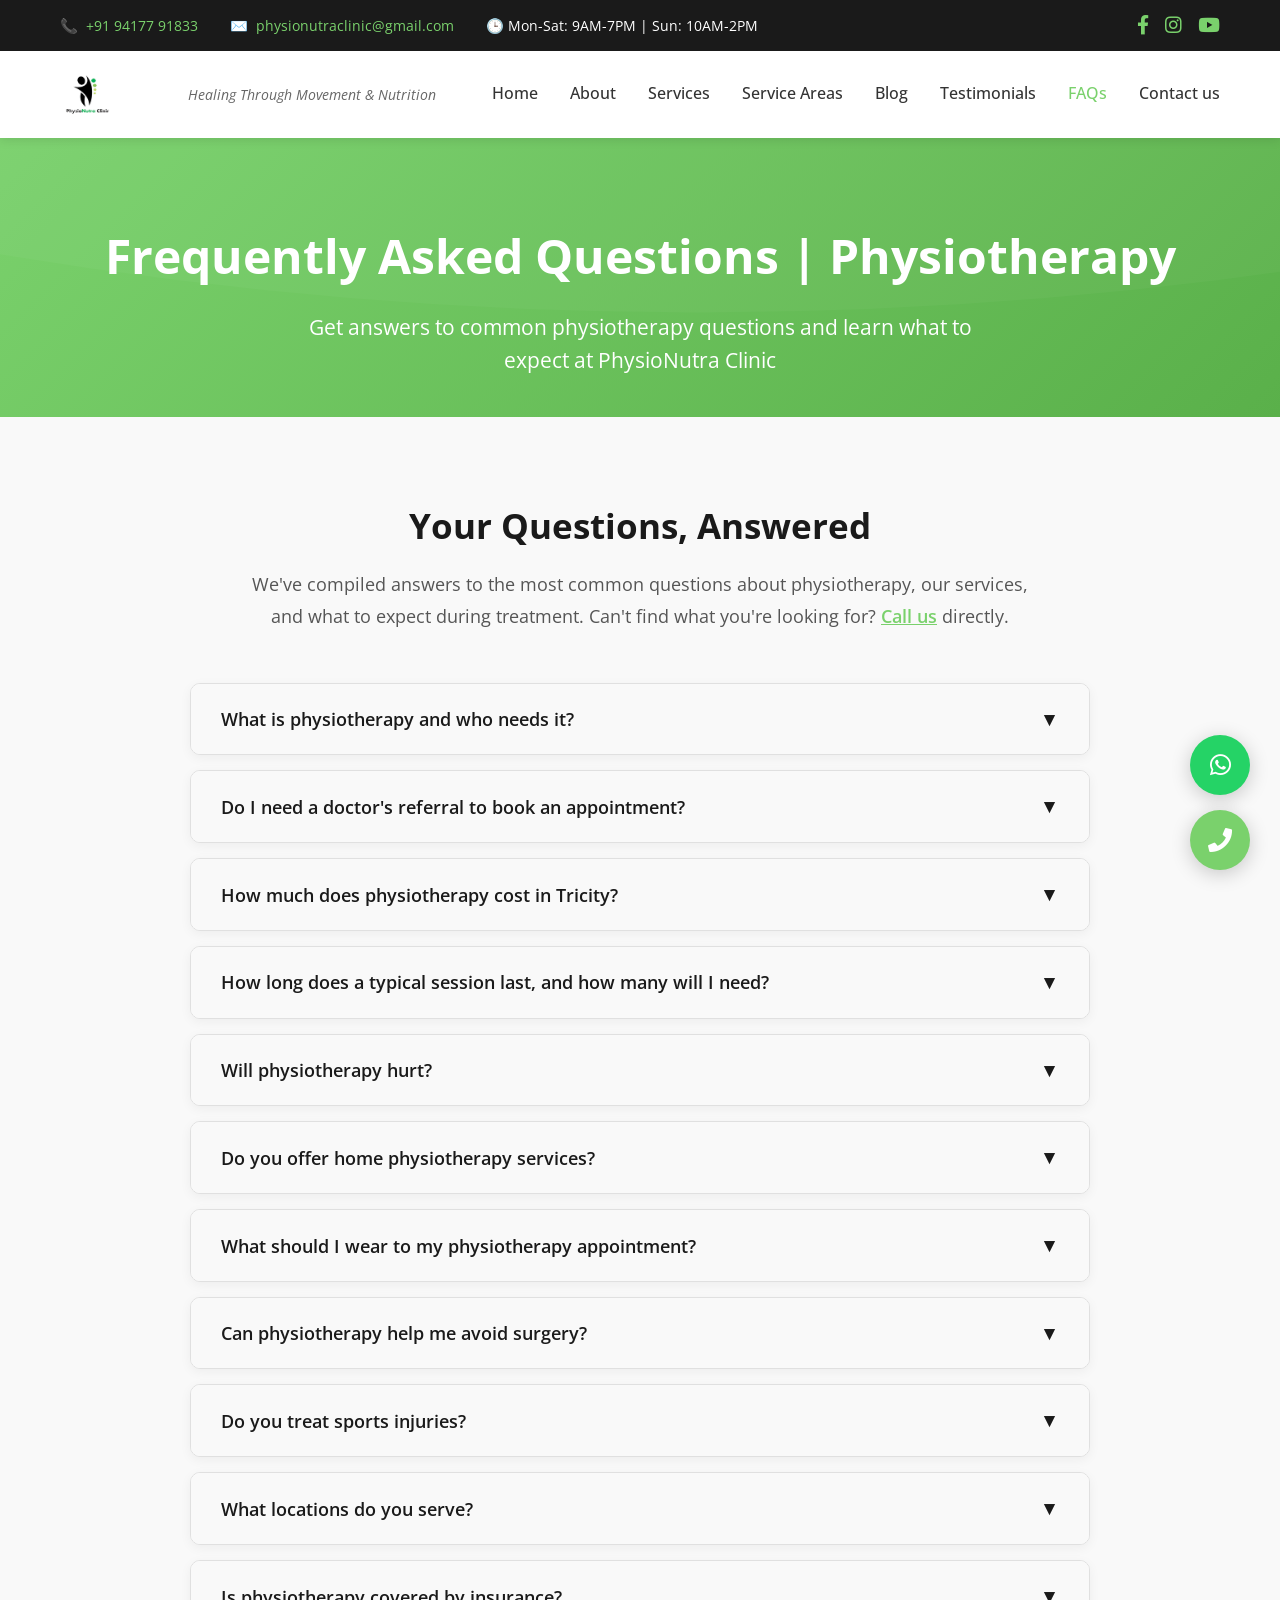
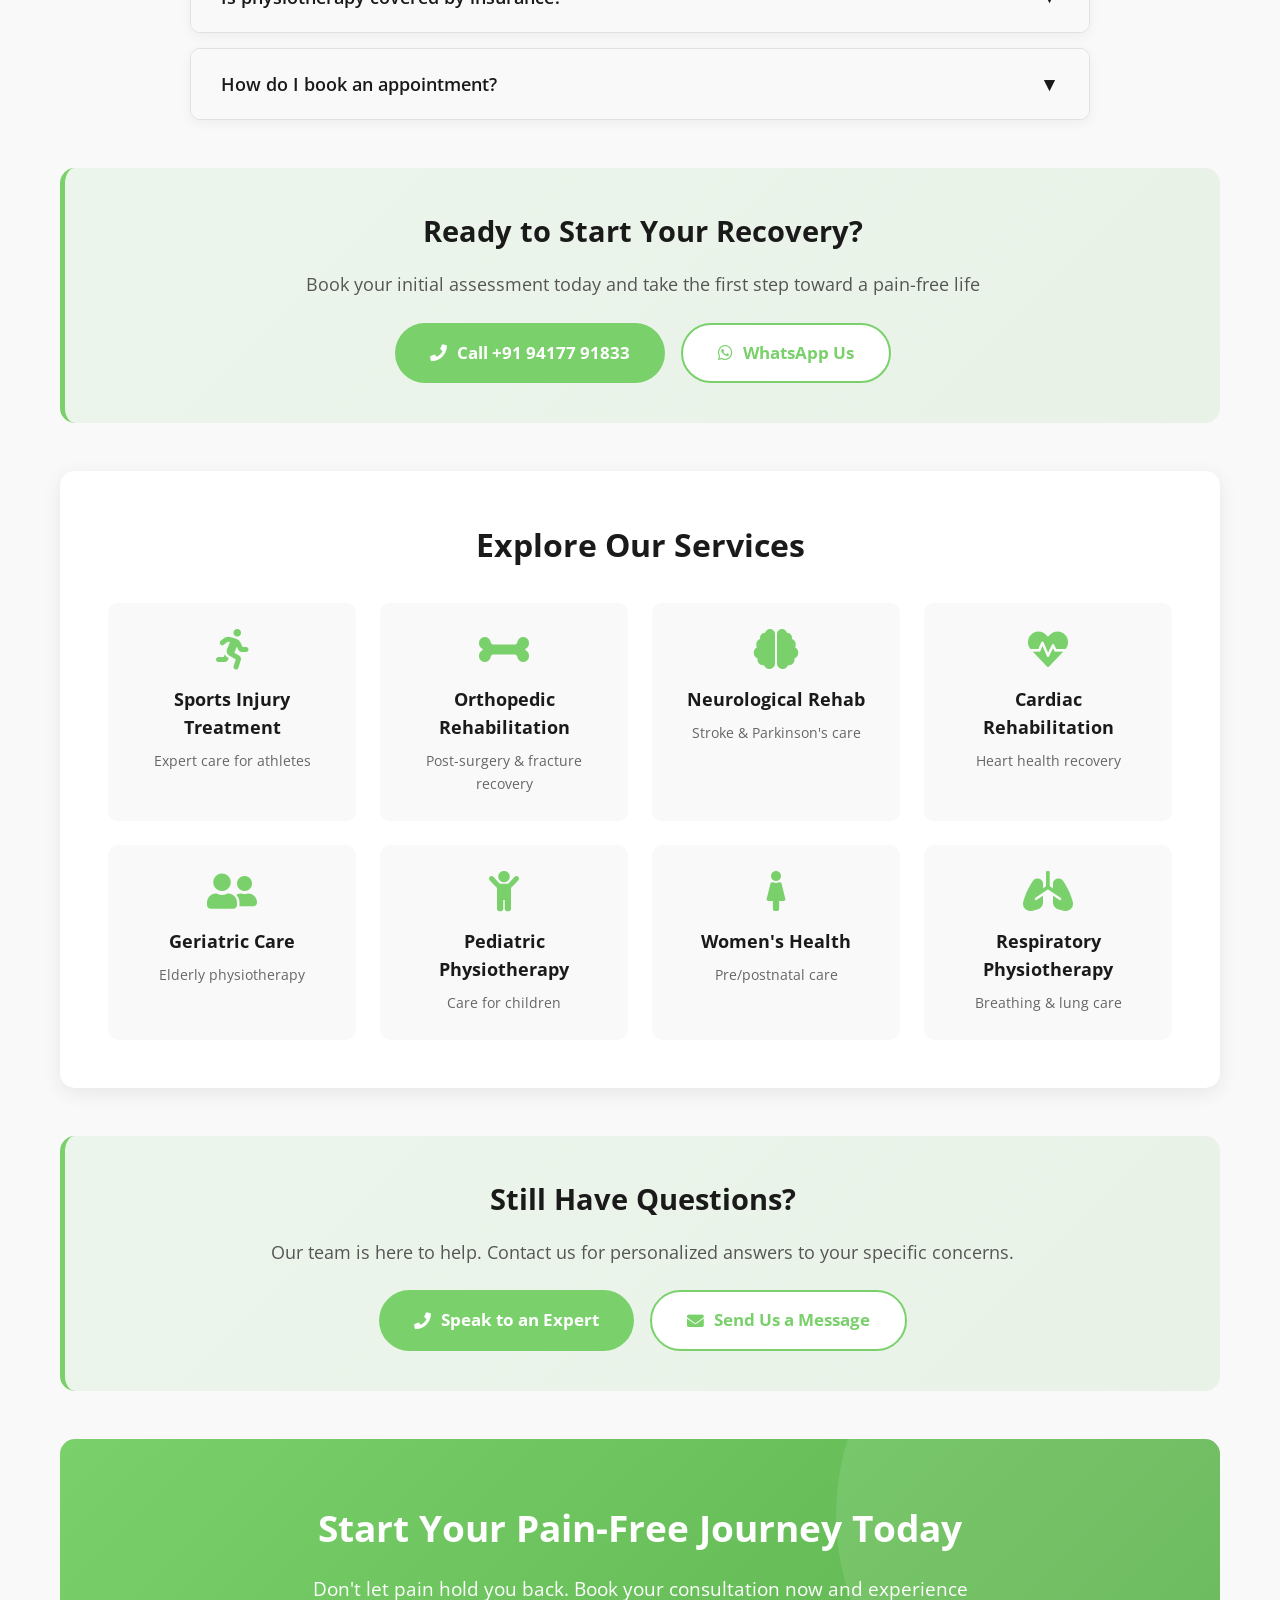
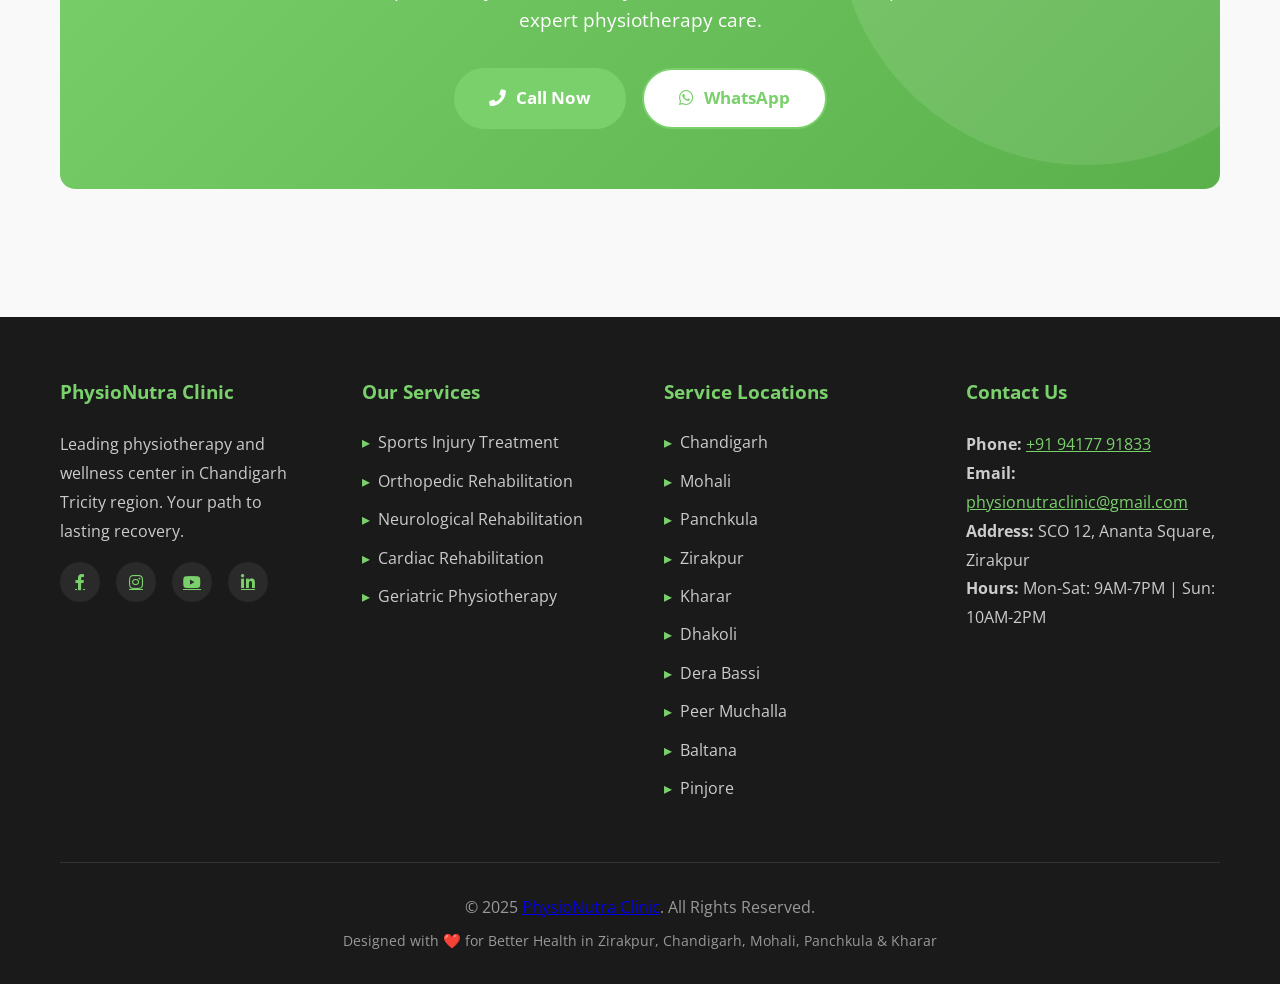
<file: faqs/index.html>
<!DOCTYPE html>
<html lang="en-IN">
<head>
    <!-- Google Tag Manager -->
    <script>(function(w,d,s,l,i){w[l]=w[l]||[];w[l].push({'gtm.start':
    new Date().getTime(),event:'gtm.js'});var f=d.getElementsByTagName(s)[0],
    j=d.createElement(s),dl=l!='dataLayer'?'&l='+l:'';j.async=true;j.src=
    'https://www.googletagmanager.com/gtm.js?id='+i+dl;f.parentNode.insertBefore(j,f);
    })(window,document,'script','dataLayer','GTM-NHVSMWD6');</script>
    
    <!-- Google Analytics -->
    <script async src="https://www.googletagmanager.com/gtag/js?id=G-45SFLN5B7J"></script>
    <script>
        window.dataLayer = window.dataLayer || [];
        function gtag(){dataLayer.push(arguments);}
        gtag('js', new Date());
        gtag('config', 'G-45SFLN5B7J');
    </script>
    
    <meta charset="UTF-8">
    <meta name="viewport" content="width=device-width, initial-scale=1.0">
    <link rel="icon" href="/favicon.png" type="image/png" />
    
    <!-- Primary Meta Tags -->
    <title>Physiotherapy FAQs | Common Questions Answered | PhysioNutra Clinic</title>
    <meta name="description" content="Get answers to common physiotherapy questions. Learn about treatments, costs, appointments, and what to expect at PhysioNutra Clinic in Tricity. Call +91-9417791833">
    <meta name="keywords" content="physiotherapy faq, physiotherapy questions, physiotherapy cost, how many sessions needed, physiotherapy tricity, physionutra faq">
    <meta name="robots" content="index, follow, max-snippet:-1, max-video-preview:-1, max-image-preview:large">
    <meta name="author" content="PhysioNutra Clinic">
    
    <!-- Canonical URL -->
    <link rel="canonical" href="https://physionutraclinic.com/faqs/">
    
    <!-- Open Graph / Facebook -->
    <meta property="og:type" content="website">
    <meta property="og:title" content="Physiotherapy FAQs | PhysioNutra Clinic">
    <meta property="og:description" content="Find answers to frequently asked questions about physiotherapy, appointments, and treatments at PhysioNutra Clinic.">
    <meta property="og:url" content="https://physionutraclinic.com/faqs/">
    <meta property="og:image" content="https://physionutraclinic.com/images/logo.png">
    <meta property="og:site_name" content="PhysioNutra Clinic">
    
    <!-- Twitter Card -->
    <meta name="twitter:card" content="summary_large_image">
    <meta name="twitter:title" content="Physiotherapy FAQs | PhysioNutra Clinic">
    <meta name="twitter:description" content="Get answers to common physiotherapy questions and learn what to expect.">
    <meta name="twitter:image" content="https://physionutraclinic.com/images/logo.png">
    
    <link href="https://fonts.googleapis.com/css2?family=Roboto:wght@400;700&family=Open+Sans:wght@400;600&display=swap" rel="stylesheet">
    <link rel="stylesheet" href="https://cdnjs.cloudflare.com/ajax/libs/font-awesome/5.15.3/css/all.min.css">

    <!-- Enhanced Schema Markup -->
    <script type="application/ld+json">
    {
      "@context": "https://schema.org",
      "@type": "MedicalBusiness",
      "name": "PhysioNutra Clinic",
      "description": "Premier physiotherapy and wellness center in Zirakpur offering sports physiotherapy, orthopedic rehabilitation, pain management, and nutritional counseling",
      "url": "https://physionutraclinic.com",
      "logo": "https://physionutraclinic.com/images/logo.png",
      "image": "https://physionutraclinic.com/images/logo.png",
      "address": {
        "@type": "PostalAddress",
        "streetAddress": "SCO 12, Ananta Square, Zirakpur, Gazipur Rd",
        "addressLocality": "Zirakpur",
        "addressRegion": "Punjab",
        "postalCode": "140603",
        "addressCountry": "IN"
      },
      "geo": {
        "@type": "GeoCoordinates",
        "latitude": "30.6425",
        "longitude": "76.8173"
      },
      "telephone": "+919417791833",
      "email": "physionutraclinic@gmail.com",
      "priceRange": "$$",
      "openingHoursSpecification": [
        {
          "@type": "OpeningHoursSpecification",
          "dayOfWeek": ["Monday", "Tuesday", "Wednesday", "Thursday", "Friday", "Saturday"],
          "opens": "09:00",
          "closes": "19:00"
        },
        {
          "@type": "OpeningHoursSpecification",
          "dayOfWeek": "Sunday",
          "opens": "10:00",
          "closes": "14:00"
        }
      ],
      "areaServed": [
        {"@type": "City", "name": "Zirakpur"},
        {"@type": "City", "name": "Chandigarh"},
        {"@type": "City", "name": "Mohali"},
        {"@type": "City", "name": "Panchkula"},
        {"@type": "City", "name": "Kharar"}
      ],
      "aggregateRating": {
        "@type": "AggregateRating",
        "ratingValue": "4.9",
        "reviewCount": "250"
      }
    }
    </script>

    <!-- Local Business Schema -->
    <script type="application/ld+json">
    {
      "@context": "https://schema.org",
      "@type": "LocalBusiness",
      "name": "PhysioNutra Clinic",
      "image": "https://physionutraclinic.com/images/logo.png",
      "url": "https://physionutraclinic.com",
      "telephone": "+919417791833",
      "address": {
        "@type": "PostalAddress",
        "streetAddress": "",
        "addressLocality": "Zirakpur",
        "addressRegion": "Punjab",
        "postalCode": "",
        "addressCountry": "IN"
      },
      "geo": {
        "@type": "GeoCoordinates",
        "latitude": 30.6425,
        "longitude": 76.8173
      },
      "openingHoursSpecification": [
        {
          "@type": "OpeningHoursSpecification",
          "dayOfWeek": ["Monday", "Tuesday", "Wednesday", "Thursday", "Friday", "Saturday"],
          "opens": "09:00",
          "closes": "19:00"
        },
        {
          "@type": "OpeningHoursSpecification",
          "dayOfWeek": "Sunday",
          "opens": "10:00",
          "closes": "14:00"
        }
      ],
      "aggregateRating": {
        "@type": "AggregateRating",
        "ratingValue": "4.8",
        "reviewCount": "150"
      }
    }
    </script>
    
    <!-- FAQ Schema -->
    <script type="application/ld+json">
    {
      "@context": "https://schema.org",
      "@type": "FAQPage",
      "mainEntity": [
        {
          "@type": "Question",
          "name": "What is physiotherapy and who needs it?",
          "acceptedAnswer": {
            "@type": "Answer",
            "text": "Physiotherapy is a healthcare profession that helps restore, maintain, and maximize physical strength, function, and movement. You may need it if suffering from acute or chronic pain, recovering from surgery or injury, or managing chronic conditions like arthritis, stroke, or Parkinson's."
          }
        },
        {
          "@type": "Question",
          "name": "Do I need a doctor's referral for physiotherapy?",
          "acceptedAnswer": {
            "@type": "Answer",
            "text": "No, you don't need a referral to visit PhysioNutra Clinic. You can book directly for an initial assessment. However, bring any X-rays, MRI reports, or doctor's notes if you have them."
          }
        },
        {
          "@type": "Question",
          "name": "How much does physiotherapy cost in Tricity?",
          "acceptedAnswer": {
            "@type": "Answer",
            "text": "Physiotherapy sessions at PhysioNutra Clinic range from ₹500-₹1500 per session depending on the condition. We offer package deals for multiple sessions at discounted rates."
          }
        },
        {
          "@type": "Question",
          "name": "How many physiotherapy sessions will I need?",
          "acceptedAnswer": {
            "@type": "Answer",
            "text": "Session numbers vary by condition severity. Acute conditions may need 5-8 sessions, while chronic conditions might require 10-15 sessions. Your physiotherapist will discuss a recommended timeline after initial assessment."
          }
        },
        {
          "@type": "Question",
          "name": "Do you offer home physiotherapy services?",
          "acceptedAnswer": {
            "@type": "Answer",
            "text": "Yes, we offer professional home physiotherapy services across Chandigarh, Mohali, Panchkula, and Zirakpur. Our therapists bring all necessary equipment to your home."
          }
        }
      ]
    }
    </script>

    <!-- Breadcrumb Schema -->
    <script type="application/ld+json">
    {
      "@context": "https://schema.org",
      "@type": "BreadcrumbList",
      "itemListElement": [
        {
          "@type": "ListItem",
          "position": 1,
          "name": "Home",
          "item": "https://physionutraclinic.com/"
        },
        {
          "@type": "ListItem",
          "position": 2,
          "name": "FAQs",
          "item": "https://physionutraclinic.com/faqs/"
        }
      ]
    }
    </script>

    <style>
        * {
            margin: 0;
            padding: 0;
            box-sizing: border-box;
        }

        body {
            font-family: 'Open Sans', Arial, sans-serif;
            line-height: 1.6;
            color: #333;
            background: #f9f9f9;
        }

        .container {
            max-width: 1200px;
            margin: 0 auto;
            padding: 0 20px;
        }

        /* Header */
        header {
            background: #fff;
            box-shadow: 0 2px 10px rgba(0,0,0,0.1);
            position: sticky;
            top: 0;
            z-index: 1000;
        }

        .header-top {
            background: #1a1a1a;
            color: #fff;
            padding: 10px 0;
        }

        .header-top-content {
            display: flex;
            justify-content: space-between;
            align-items: center;
            flex-wrap: wrap;
            gap: 1rem;
        }

        .header-contact {
            display: flex;
            gap: 2rem;
            flex-wrap: wrap;
        }

        .header-contact-item {
            display: flex;
            align-items: center;
            gap: 0.5rem;
            font-size: 0.9rem;
        }

        .header-contact-item a {
            color: #7ad16c;
            text-decoration: none;
            transition: color 0.3s;
        }

        .header-social {
            display: flex;
            gap: 1rem;
        }

        .header-social a {
            color: #7ad16c;
            font-size: 1.2rem;
            transition: transform 0.3s;
        }

        .header-social a:hover {
            transform: scale(1.2);
        }

        .header-main {
            padding: 1rem 0;
        }

        .header-main-content {
            display: flex;
            justify-content: space-between;
            align-items: center;
        }

        .logo {
            height: 55px;
            width: 55px;
            background: linear-gradient(135deg, #7ad16c, #5ab04a);
            border-radius: 50%;
            display: flex;
            align-items: center;
            justify-content: center;
            color: white;
            font-weight: bold;
            font-size: 1.5rem;
        }

        .tagline {
            font-size: 0.9rem;
            color: #666;
            font-style: italic;
            margin-left: 1rem;
        }

        nav ul {
            display: flex;
            list-style: none;
            gap: 2rem;
            align-items: center;
        }

        nav a {
            text-decoration: none;
            color: #333;
            font-weight: 500;
            transition: color 0.3s;
        }

        nav a:hover, nav a.active {
            color: #7ad16c;
        }

        .cta-button {
            padding: 10px 25px;
            background: #7ad16c;
            color: #fff !important;
            border-radius: 25px;
            font-weight: bold;
            transition: all 0.3s;
        }

        .cta-button:hover {
            background: #5ab04a;
            transform: translateY(-2px);
        }

        .mobile-menu-toggle {
            display: none;
            background: none;
            border: none;
            font-size: 1.5rem;
            cursor: pointer;
        }

        /* Hero */
        .page-header {
            background: linear-gradient(135deg, #7ad16c, #5ab04a);
            color: white;
            padding: 80px 0 40px;
            text-align: center;
            position: relative;
            overflow: hidden;
        }

        .page-header::before {
            content: '';
            position: absolute;
            top: 0;
            left: 0;
            right: 0;
            bottom: 0;
            background: url('data:image/svg+xml,<svg xmlns="http://www.w3.org/2000/svg" viewBox="0 0 1200 120"><path d="M0,50 Q300,100 600,50 T1200,50 L1200,0 L0,0 Z" fill="rgba(255,255,255,0.1)"/></svg>');
            background-size: cover;
            opacity: 0.3;
        }

        .page-header h1 {
            font-size: 3rem;
            margin-bottom: 1rem;
            position: relative;
            z-index: 1;
        }

        .page-header p {
            font-size: 1.3rem;
            max-width: 700px;
            margin: 0 auto;
            position: relative;
            z-index: 1;
        }

        /* Main Content */
        .main-content {
            padding: 80px 0;
        }

        .faq-intro {
            text-align: center;
            margin-bottom: 50px;
        }

        .faq-intro h2 {
            font-size: 2.2rem;
            color: #1a1a1a;
            margin-bottom: 1rem;
            font-weight: 700;
        }

        .faq-intro p {
            font-size: 1.1rem;
            color: #555;
            max-width: 800px;
            margin: 0 auto;
            line-height: 1.8;
        }

        .faq-container {
            max-width: 900px;
            margin: 0 auto;
        }

        .faq-item {
            background: white;
            border: 1px solid #e0e0e0;
            border-radius: 10px;
            margin-bottom: 15px;
            overflow: hidden;
            box-shadow: 0 3px 12px rgba(0,0,0,0.05);
            transition: all 0.3s;
        }

        .faq-item:hover {
            box-shadow: 0 5px 20px rgba(0,0,0,0.1);
        }

        .faq-question {
            padding: 20px 30px;
            display: flex;
            justify-content: space-between;
            align-items: center;
            cursor: pointer;
            background: #f9f9f9;
            font-weight: 600;
            font-size: 1.15rem;
            color: #1a1a1a;
            transition: all 0.3s;
        }

        .faq-question:hover {
            background: #e9e9e9;
        }

        .faq-question.active {
            background: #7ad16c;
            color: white;
        }

        .faq-icon {
            font-size: 1.2rem;
            transition: transform 0.3s;
        }

        .faq-question.active .faq-icon {
            transform: rotate(180deg);
        }

        .faq-answer {
            padding: 0 30px;
            max-height: 0;
            overflow: hidden;
            transition: max-height 0.4s ease, padding 0.4s ease;
            color: #555;
            font-size: 1.05rem;
            line-height: 1.8;
        }

        .faq-answer p {
            padding: 20px 0;
        }

        .faq-answer a {
            color: #7ad16c;
            text-decoration: none;
            font-weight: 600;
        }

        .faq-answer a:hover {
            text-decoration: underline;
        }

        /* Lead Generation Boxes */
        .lead-box {
            background: linear-gradient(135deg, rgba(122, 209, 108, 0.1), rgba(90, 176, 74, 0.1));
            padding: 2.5rem;
            border-radius: 15px;
            border-left: 5px solid #7ad16c;
            margin: 3rem 0;
            text-align: center;
        }

        .lead-box h3 {
            font-size: 1.8rem;
            color: #1a1a1a;
            margin-bottom: 1rem;
            font-weight: 700;
        }

        .lead-box p {
            font-size: 1.1rem;
            color: #555;
            margin-bottom: 1.5rem;
        }

        .lead-box-buttons {
            display: flex;
            gap: 1rem;
            justify-content: center;
            flex-wrap: wrap;
        }

        .btn-primary, .btn-secondary {
            padding: 15px 35px;
            border-radius: 50px;
            text-decoration: none;
            font-weight: bold;
            font-size: 1.05rem;
            transition: all 0.3s;
            display: inline-flex;
            align-items: center;
            gap: 10px;
        }

        .btn-primary {
            background: #7ad16c;
            color: white;
        }

        .btn-primary:hover {
            background: #5ab04a;
            transform: translateY(-3px);
            box-shadow: 0 8px 20px rgba(122, 209, 108, 0.3);
        }

        .btn-secondary {
            background: white;
            color: #7ad16c;
            border: 2px solid #7ad16c;
        }

        .btn-secondary:hover {
            background: #7ad16c;
            color: white;
        }

        /* Related Services */
        .related-services {
            background: white;
            padding: 3rem;
            border-radius: 15px;
            box-shadow: 0 5px 20px rgba(0,0,0,0.08);
            margin: 3rem 0;
        }

        .related-services h3 {
            text-align: center;
            font-size: 2rem;
            color: #1a1a1a;
            margin-bottom: 2rem;
            font-weight: 700;
        }

        .services-links {
            display: grid;
            grid-template-columns: repeat(auto-fit, minmax(250px, 1fr));
            gap: 1.5rem;
        }

        .service-link-card {
            padding: 1.5rem;
            background: #f9f9f9;
            border-radius: 10px;
            text-align: center;
            transition: all 0.3s;
            border: 2px solid transparent;
            text-decoration: none;
            color: #333;
        }

        .service-link-card:hover {
            border-color: #7ad16c;
            background: white;
            transform: translateY(-3px);
            box-shadow: 0 5px 15px rgba(0,0,0,0.1);
        }

        .service-link-card i {
            font-size: 2.5rem;
            color: #7ad16c;
            margin-bottom: 1rem;
        }

        .service-link-card h4 {
            color: #1a1a1a;
            margin-bottom: 0.5rem;
            font-size: 1.1rem;
        }

        .service-link-card p {
            font-size: 0.9rem;
            color: #666;
        }

        /* CTA Section */
        .cta-section {
            padding: 60px 0;
            background: linear-gradient(135deg, #7ad16c, #5ab04a);
            border-radius: 15px;
            margin: 3rem 0;
            text-align: center;
            position: relative;
            overflow: hidden;
        }

        .cta-section::before {
            content: '';
            position: absolute;
            top: -50%;
            right: -10%;
            width: 500px;
            height: 500px;
            background: rgba(255, 255, 255, 0.1);
            border-radius: 50%;
        }

        .cta-content {
            position: relative;
            z-index: 1;
            color: white;
        }

        .cta-content h2 {
            font-size: 2.3rem;
            margin-bottom: 1rem;
            font-weight: 700;
        }

        .cta-content p {
            font-size: 1.2rem;
            margin-bottom: 2rem;
            max-width: 700px;
            margin-left: auto;
            margin-right: auto;
        }

        /* Footer */
        footer {
            background: #1a1a1a;
            color: #fff;
            padding: 60px 0 0;
        }

        .footer-content {
            display: grid;
            grid-template-columns: repeat(auto-fit, minmax(250px, 1fr));
            gap: 3rem;
            margin-bottom: 3rem;
        }

        .footer-section h3 {
            color: #7ad16c;
            margin-bottom: 1.5rem;
            font-weight: 700;
        }

        .footer-section p {
            color: #ccc;
            line-height: 1.8;
        }

        .footer-links {
            list-style: none;
        }

        .footer-links li {
            margin-bottom: 0.8rem;
        }

        .footer-links a {
            color: #ccc;
            text-decoration: none;
            transition: color 0.3s;
        }

        .footer-links a:hover {
            color: #7ad16c;
        }

        .footer-links a::before {
            content: '▸';
            color: #7ad16c;
            margin-right: 0.5rem;
        }

        .footer-social {
            display: flex;
            gap: 1rem;
            margin-top: 1rem;
        }

        .footer-social a {
            width: 40px;
            height: 40px;
            background: #2a2a2a;
            display: flex;
            align-items: center;
            justify-content: center;
            border-radius: 50%;
            color: #7ad16c;
            transition: all 0.3s;
        }

        .footer-social a:hover {
            background: #7ad16c;
            color: white;
        }

        .footer-bottom {
            border-top: 1px solid #333;
            padding: 2rem 0;
            text-align: center;
            color: #999;
        }

        /* Floating Buttons */
        .floating-buttons {
            position: fixed;
            bottom: 30px;
            right: 30px;
            z-index: 999;
            display: flex;
            flex-direction: column;
            gap: 15px;
        }

        .floating-btn {
            width: 60px;
            height: 60px;
            border-radius: 50%;
            display: flex;
            align-items: center;
            justify-content: center;
            color: white;
            font-size: 1.5rem;
            box-shadow: 0 4px 20px rgba(0,0,0,0.2);
            text-decoration: none;
            transition: all 0.3s;
            animation: pulse 2s infinite;
        }

        .floating-btn:hover {
            transform: scale(1.1);
        }

        @keyframes pulse {
            0%, 100% { box-shadow: 0 4px 20px rgba(0,0,0,0.2); }
            50% { box-shadow: 0 4px 30px rgba(0,0,0,0.4); }
        }

        .whatsapp-btn {
            background: #25D366;
        }

        .phone-btn {
            background: #7ad16c;
        }

        /* Scroll to Top */
        .scroll-top {
            position: fixed;
            bottom: 150px;
            right: 30px;
            width: 50px;
            height: 50px;
            background: #333;
            color: white;
            border-radius: 50%;
            display: none;
            align-items: center;
            justify-content: center;
            cursor: pointer;
            z-index: 998;
            transition: all 0.3s;
        }

        .scroll-top:hover {
            background: #7ad16c;
        }

        .scroll-top.show {
            display: flex;
        }

        @media (max-width: 768px) {
    /* HIDE HEADER TOP SECTION ON MOBILE */
    .header-top {
        display: none !important;
    }

    .container {
        padding: 0 15px;
    }

    /* HEADER FIXES */
    .header-main {
        padding: 0.8rem 0;
    }

    .header-main-content {
        flex-wrap: wrap;
        gap: 0.5rem;
    }

    .mobile-menu-toggle {
        display: block;
        order: 3;
    }

    nav {
        order: 3;
        width: 100%;
    }

    nav ul {
        display: none;
        position: absolute;
        top: 100%;
        left: 0;
        right: 0;
        background: white;
        flex-direction: column;
        padding: 1rem;
        box-shadow: 0 4px 10px rgba(0,0,0,0.1);
        gap: 0;
        z-index: 999;
    }

    nav ul.active {
        display: flex;
    }

    nav li {
        width: 100%;
        border-bottom: 1px solid #eee;
        text-align: left;
    }

    nav li:last-child {
        border-bottom: none;
    }

    nav a {
        display: block;
        padding: 0.8rem 0;
    }

    .logo {
        height: 55px;
        width: 55px;
    }

    .tagline {
        font-size: 0.75rem;
        margin-left: 0.5rem;
    }

    /* HERO SECTION */
    .page-header {
        padding: 60px 0 30px;
    }

    .page-header h1 {
        font-size: 1.8rem;
        line-height: 1.3;
        margin-bottom: 1rem;
    }

    .page-header p {
        font-size: 1rem;
        line-height: 1.6;
    }

    /* MAIN CONTENT */
    .main-content {
        padding: 50px 0;
    }

    /* FAQ INTRO */
    .faq-intro {
        margin-bottom: 30px;
    }

    .faq-intro h2 {
        font-size: 1.8rem;
        line-height: 1.3;
        margin-bottom: 1rem;
    }

    .faq-intro p {
        font-size: 0.95rem;
        line-height: 1.7;
    }

    /* FAQ ITEMS */
    .faq-container {
        padding: 0;
    }

    .faq-item {
        margin-bottom: 12px;
        border-radius: 8px;
    }

    .faq-question {
        padding: 15px 20px;
        font-size: 1rem;
        line-height: 1.4;
    }

    .faq-icon {
        font-size: 1rem;
        margin-left: 10px;
        flex-shrink: 0;
    }

    .faq-answer {
        padding: 0 20px;
        font-size: 0.95rem;
        line-height: 1.7;
    }

    .faq-answer p {
        padding: 15px 0;
    }

    /* LEAD BOX */
    .lead-box {
        padding: 2rem 1.5rem;
        margin: 2.5rem 0;
    }

    .lead-box h3 {
        font-size: 1.5rem;
        line-height: 1.3;
        margin-bottom: 1rem;
    }

    .lead-box p {
        font-size: 1rem;
        margin-bottom: 1.5rem;
    }

    .lead-box-buttons {
        flex-direction: column;
        gap: 0.8rem;
    }

    .btn-primary,
    .btn-secondary {
        width: 100%;
        justify-content: center;
        padding: 12px 30px;
        font-size: 0.95rem;
    }

    /* RELATED SERVICES */
    .related-services {
        padding: 2rem 1.5rem;
        margin: 2.5rem 0;
    }

    .related-services h3 {
        font-size: 1.6rem;
        margin-bottom: 1.5rem;
    }

    .services-links {
        grid-template-columns: 1fr;
        gap: 1rem;
    }

    .service-link-card {
        padding: 1.2rem;
    }

    .service-link-card i {
        font-size: 2rem;
        margin-bottom: 0.8rem;
    }

    .service-link-card h4 {
        font-size: 1rem;
        margin-bottom: 0.5rem;
    }

    .service-link-card p {
        font-size: 0.85rem;
    }

    /* CTA SECTION */
    .cta-section {
        padding: 40px 0;
        margin: 2.5rem 0;
        border-radius: 10px;
    }

    .cta-content h2 {
        font-size: 1.8rem;
        line-height: 1.3;
        margin-bottom: 1rem;
    }

    .cta-content p {
        font-size: 1rem;
        margin-bottom: 1.5rem;
    }

    /* FOOTER */
    footer {
        padding: 40px 0 0;
    }

    .footer-content {
        grid-template-columns: 1fr;
        gap: 2rem;
        margin-bottom: 2rem;
    }

    .footer-section {
        text-align: center;
    }

    .footer-section h3 {
        font-size: 1.2rem;
        margin-bottom: 1rem;
    }

    .footer-section p {
        font-size: 0.9rem;
    }

    .footer-links {
        text-align: left;
    }

    .footer-links li {
        margin-bottom: 0.6rem;
    }

    .footer-links a {
        font-size: 0.9rem;
    }

    .footer-social {
        justify-content: center;
    }

    .footer-social a {
        width: 38px;
        height: 38px;
    }

    .footer-bottom {
        padding: 1.5rem 0;
    }

    .footer-bottom p {
        font-size: 0.85rem;
    }

    /* FLOATING BUTTONS */
    .floating-buttons {
        bottom: 20px;
        right: 20px;
        gap: 12px;
    }

    .floating-btn {
        width: 50px;
        height: 50px;
        font-size: 1.3rem;
    }

    /* SCROLL TO TOP */
    .scroll-top {
        bottom: 130px;
        right: 20px;
        width: 45px;
        height: 45px;
    }
}

/* ===================================
   SMALL MOBILE (max-width: 480px)
   =================================== */
@media (max-width: 480px) {
    .container {
        padding: 0 12px;
    }

    .logo {
        height: 50px;
        width: 50px;
    }

    .tagline {
        display: none;
    }

    .page-header h1 {
        font-size: 1.5rem;
    }

    .page-header p {
        font-size: 0.9rem;
    }

    .faq-intro h2 {
        font-size: 1.5rem;
    }

    .faq-intro p {
        font-size: 0.9rem;
    }

    .faq-question {
        padding: 12px 15px;
        font-size: 0.95rem;
    }

    .faq-answer {
        padding: 0 15px;
        font-size: 0.9rem;
    }

    .faq-answer p {
        padding: 12px 0;
    }

    .lead-box {
        padding: 1.5rem 1.2rem;
        margin: 2rem 0;
    }

    .lead-box h3 {
        font-size: 1.3rem;
    }

    .lead-box p {
        font-size: 0.95rem;
    }

    .btn-primary,
    .btn-secondary {
        padding: 11px 25px;
        font-size: 0.9rem;
    }

    .related-services {
        padding: 1.5rem 1.2rem;
    }

    .related-services h3 {
        font-size: 1.4rem;
    }

    .service-link-card {
        padding: 1rem;
    }

    .service-link-card i {
        font-size: 1.8rem;
    }

    .service-link-card h4 {
        font-size: 0.95rem;
    }

    .service-link-card p {
        font-size: 0.8rem;
    }

    .cta-section {
        padding: 30px 0;
    }

    .cta-content h2 {
        font-size: 1.5rem;
    }

    .cta-content p {
        font-size: 0.95rem;
    }

    .floating-btn {
        width: 45px;
        height: 45px;
        font-size: 1.2rem;
    }

    .scroll-top {
        width: 40px;
        height: 40px;
        bottom: 120px;
    }
}

/* ===================================
   TABLET (min-width: 769px and max-width: 1023px)
   =================================== */
@media (min-width: 769px) and (max-width: 1023px) {
    .container {
        padding: 0 25px;
    }

    .page-header h1 {
        font-size: 2.5rem;
    }

    .page-header p {
        font-size: 1.2rem;
    }

    .faq-intro h2 {
        font-size: 2rem;
    }

    .faq-question {
        font-size: 1.1rem;
    }

    .faq-answer {
        font-size: 1rem;
    }

    .services-links {
        grid-template-columns: repeat(2, 1fr);
        gap: 1.5rem;
    }

    .lead-box h3 {
        font-size: 1.6rem;
    }

    .cta-content h2 {
        font-size: 2rem;
    }
}

/* ===================================
   DESKTOP (min-width: 1024px)
   =================================== */
@media (min-width: 1024px) {
    .services-links {
        grid-template-columns: repeat(4, 1fr);
    }

    .faq-container {
        max-width: 900px;
    }
}

        html {
            scroll-behavior: smooth;
        }
    </style>
</head>
<body>
    <!-- Google Tag Manager (noscript) -->
    <noscript><iframe src="https://www.googletagmanager.com/ns.html?id=GTM-NHVSMWD6"
    height="0" width="0" style="display:none;visibility:hidden"></iframe></noscript>

    <!-- Header -->
    <header>
        <div class="header-top">
            <div class="container">
                <div class="header-top-content">
                    <div class="header-contact">
                        <div class="header-contact-item">
                            📞 <a href="tel:+919417791833">+91 94177 91833</a>
                        </div>
                        <div class="header-contact-item">
                            ✉️ <a href="mailto:physionutraclinic@gmail.com">physionutraclinic@gmail.com</a>
                        </div>
                        <div class="header-contact-item">
                            🕒 Mon-Sat: 9AM-7PM | Sun: 10AM-2PM
                        </div>
                    </div>
                    <div class="header-social">
                        <a href="https://www.facebook.com/tarun.aggarwal.7528" target="_blank"><i class="fab fa-facebook-f"></i></a>
                        <a href="https://www.instagram.com/physionutra" target="_blank"><i class="fab fa-instagram"></i></a>
                        <a href="https://youtube.com/@physionutra" target="_blank"><i class="fab fa-youtube"></i></a>
                    </div>
                </div>
            </div>
        </div>

        <div class="header-main">
            <div class="container">
                <div class="header-main-content">
                    <a href="/"><img src="../images/logo.png" alt="PhysioNutra Clinic Logo - Physiotherapy and Nutrition" class="logo"></a>
                    <span class="tagline">Healing Through Movement & Nutrition</span>
                    <nav>
                        <button class="mobile-menu-toggle" onclick="toggleMenu()">☰</button>
                        <ul id="mainMenu">
                            <li><a href="/">Home</a></li>
                            <li><a href="/about/">About</a></li>
                            <li><a href="/services/">Services</a></li>
                            <li><a href="/physiotherapy/">Service Areas</a></li>
                            <li><a href="/blogs/">Blog</a></li>
                            <li><a href="/testimonials/">Testimonials</a></li>
                            <li><a href="/faqs/" class="active">FAQs</a></li>
                            <li><a href="/contact/">Contact us</a></li>
                        </ul>
                    </nav>
                </div>
            </div>
        </div>
    </header>

    <!-- Hero -->
    <section class="page-header">
        <div class="container">
            <h1>Frequently Asked Questions | Physiotherapy</h1>
            <p>Get answers to common physiotherapy questions and learn what to expect at PhysioNutra Clinic</p>
        </div>
    </section>

    <!-- Main Content -->
    <main class="main-content">
        <div class="container">
            <div class="faq-intro">
                <h2>Your Questions, Answered</h2>
                <p>We've compiled answers to the most common questions about physiotherapy, our services, and what to expect during treatment. Can't find what you're looking for? <a href="tel:+919417791833" style="color: #7ad16c; font-weight: 600;">Call us</a> directly.</p>
            </div>

            <div class="faq-container">
                <!-- General FAQs -->
                <div class="faq-item">
                    <div class="faq-question">
                        What is physiotherapy and who needs it?
                        <span class="faq-icon">▼</span>
                    </div>
                    <div class="faq-answer">
                        <p>Physiotherapy is a healthcare profession that helps restore, maintain, and maximize physical strength, function, and movement. You may need physiotherapy if you're suffering from acute or chronic pain, recovering from surgery or injury, managing chronic conditions like arthritis or stroke, experiencing mobility issues, or looking to prevent future injuries. Learn more about our <a href="/services/">physiotherapy services</a>.</p>
                    </div>
                </div>

                <div class="faq-item">
                    <div class="faq-question">
                        Do I need a doctor's referral to book an appointment?
                        <span class="faq-icon">▼</span>
                    </div>
                    <div class="faq-answer">
                        <p>No, you don't need a referral from a doctor to visit PhysioNutra Clinic. You can <a href="tel:+919417791833">book directly</a> for an initial assessment. However, if you have recent X-rays, MRI reports, or a doctor's referral, please bring them along as they help guide the assessment and treatment plan.</p>
                    </div>
                </div>

                <div class="faq-item">
                    <div class="faq-question">
                        How much does physiotherapy cost in Tricity?
                        <span class="faq-icon">▼</span>
                    </div>
                    <div class="faq-answer">
                        <p>Physiotherapy sessions at PhysioNutra Clinic typically range from ₹500 to ₹1500 per session depending on the condition and treatment required. We offer attractive package deals for multiple sessions (10, 15, or 20 sessions) at discounted rates. We also accept major insurance plans and provide detailed invoices for reimbursement.</p>
                    </div>
                </div>

                <div class="faq-item">
                    <div class="faq-question">
                        How long does a typical session last, and how many will I need?
                        <span class="faq-icon">▼</span>
                    </div>
                    <div class="faq-answer">
                        <p>Each session typically lasts 45 to 60 minutes. The number of sessions needed varies by condition - acute conditions may require 5-8 sessions, while chronic conditions might need 10-15 sessions or more. After your initial assessment, your physiotherapist will discuss a recommended treatment timeline focused on the shortest path to lasting recovery.</p>
                    </div>
                </div>

                <div class="faq-item">
                    <div class="faq-question">
                        Will physiotherapy hurt?
                        <span class="faq-icon">▼</span>
                    </div>
                    <div class="faq-answer">
                        <p>While some manual techniques or therapeutic exercises may cause temporary discomfort as you work to restore movement, your physiotherapist will always operate within your pain tolerance. Our goal is to relieve pain, not cause it. You might feel mild muscle soreness after exercise (similar to a good workout), which is normal as your body adjusts and heals.</p>
                    </div>
                </div>

                <div class="faq-item">
                    <div class="faq-question">
                        Do you offer home physiotherapy services?
                        <span class="faq-icon">▼</span>
                    </div>
                    <div class="faq-answer">
                        <p>Yes! We offer professional home physiotherapy services across <a href="/services/home-physiotherapy-chandigarh/">Chandigarh</a>, <a href="/services/home-physiotherapy-panchkula/">Panchkula</a>, <a href="/services/home-physiotherapy-zirakpur/">Zirakpur</a>, and Mohali. Our therapists bring all necessary portable equipment to provide the same high-quality care you'd receive at the clinic. Perfect for patients with limited mobility or those who prefer treatment at home.</p>
                    </div>
                </div>

                <div class="faq-item">
                    <div class="faq-question">
                        What should I wear to my physiotherapy appointment?
                        <span class="faq-icon">▼</span>
                    </div>
                    <div class="faq-answer">
                        <p>Wear comfortable, loose-fitting clothing that allows easy movement. For lower body treatments, wear shorts or loose pants. For upper body/shoulder treatments, wear a tank top or t-shirt. Comfortable athletic wear is ideal. You may be asked to change into a gown for certain treatments.</p>
                    </div>
                </div>

                <div class="faq-item">
                    <div class="faq-question">
                        Can physiotherapy help me avoid surgery?
                        <span class="faq-icon">▼</span>
                    </div>
                    <div class="faq-answer">
                        <p>In many cases, yes! Physiotherapy can help avoid surgery for conditions like mild to moderate arthritis, disc herniation, rotator cuff injuries, and knee problems. We work closely with orthopedic surgeons to provide conservative treatment first. Many of our patients have successfully avoided surgery through dedicated physiotherapy programs. Read about our <a href="/services/orthopedic-rehabilitation/">orthopedic rehabilitation</a> services.</p>
                    </div>
                </div>

                <div class="faq-item">
                    <div class="faq-question">
                        Do you treat sports injuries?
                        <span class="faq-icon">▼</span>
                    </div>
                    <div class="faq-answer">
                        <p>Absolutely! Sports physiotherapy is one of our specialties. We treat all types of sports injuries including sprains, strains, ACL tears, meniscus injuries, rotator cuff injuries, tennis elbow, runner's knee, and more. We work with athletes from various sports to help them return to peak performance safely. Learn more about our <a href="/services/sports-injury-treatment/">sports injury treatment</a>.</p>
                    </div>
                </div>

                <div class="faq-item">
                    <div class="faq-question">
                        What locations do you serve?
                        <span class="faq-icon">▼</span>
                    </div>
                    <div class="faq-answer">
                        <p>We serve patients across the entire Tricity region including <a href="/physiotherapy/chandigarh/">Chandigarh</a>, <a href="/physiotherapy/mohali/">Mohali</a>, <a href="/physiotherapy/panchkula/">Panchkula</a>, <a href="/physiotherapy/zirakpur/">Zirakpur</a>, <a href="/physiotherapy/kharar/">Kharar</a>, <a href="/physiotherapy/dera-bassi/">Dera Bassi</a>, and surrounding areas. Find the <a href="/physiotherapy/physio-clinic-near-me/">nearest clinic to you</a>.</p>
                    </div>
                </div>

                <div class="faq-item">
                    <div class="faq-question">
                        Is physiotherapy covered by insurance?
                        <span class="faq-icon">▼</span>
                    </div>
                    <div class="faq-answer">
                        <p>Yes, most health insurance policies in India cover physiotherapy treatments. We accept all major insurance plans and provide detailed invoices and medical reports for reimbursement claims. Please check with your insurance provider regarding your specific coverage and claim process.</p>
                    </div>
                </div>

                <div class="faq-item">
                    <div class="faq-question">
                        How do I book an appointment?
                        <span class="faq-icon">▼</span>
                    </div>
                    <div class="faq-answer">
                        <p>Booking is easy! Call us at <a href="tel:+919417791833">+91-9417791833</a>, send a WhatsApp message to the same number, or visit our clinic directly. We offer same-day appointments based on availability and have flexible timing including evenings and weekends to accommodate your schedule.</p>
                    </div>
                </div>
            </div>

            <!-- Lead Generation Box #1 -->
            <div class="lead-box">
                <h3>Ready to Start Your Recovery?</h3>
                <p>Book your initial assessment today and take the first step toward a pain-free life</p>
                <div class="lead-box-buttons">
                    <a href="tel:+919417791833" class="btn-primary">
                        <i class="fas fa-phone"></i> Call +91 94177 91833
                    </a>
                    <a href="https://wa.me/919417791833" class="btn-secondary">
                        <i class="fab fa-whatsapp"></i> WhatsApp Us
                    </a>
                </div>
            </div>

            <!-- Related Services -->
            <div class="related-services">
                <h3>Explore Our Services</h3>
                <div class="services-links">
                    <a href="/services/sports-injury-treatment/" class="service-link-card">
                        <i class="fas fa-running"></i>
                        <h4>Sports Injury Treatment</h4>
                        <p>Expert care for athletes</p>
                    </a>

                    <a href="/services/orthopedic-rehabilitation/" class="service-link-card">
                        <i class="fas fa-bone"></i>
                        <h4>Orthopedic Rehabilitation</h4>
                        <p>Post-surgery & fracture recovery</p>
                    </a>

                    <a href="/services/neurological-rehabilitation/" class="service-link-card">
                        <i class="fas fa-brain"></i>
                        <h4>Neurological Rehab</h4>
                        <p>Stroke & Parkinson's care</p>
                    </a>

                    <a href="/services/cardiac-rehabilitation/" class="service-link-card">
                        <i class="fas fa-heartbeat"></i>
                        <h4>Cardiac Rehabilitation</h4>
                        <p>Heart health recovery</p>
                    </a>

                    <a href="/services/geriatric-physiotherapy/" class="service-link-card">
                        <i class="fas fa-user-friends"></i>
                        <h4>Geriatric Care</h4>
                        <p>Elderly physiotherapy</p>
                    </a>

                    <a href="/services/pediatric-physiotherapy/" class="service-link-card">
                        <i class="fas fa-child"></i>
                        <h4>Pediatric Physiotherapy</h4>
                        <p>Care for children</p>
                    </a>

                    <a href="/services/women-health-physiotherapy/" class="service-link-card">
                        <i class="fas fa-female"></i>
                        <h4>Women's Health</h4>
                        <p>Pre/postnatal care</p>
                    </a>

                    <a href="/services/respiratory-physiotherapy/" class="service-link-card">
                        <i class="fas fa-lungs"></i>
                        <h4>Respiratory Physiotherapy</h4>
                        <p>Breathing & lung care</p>
                    </a>
                </div>
            </div>

            <!-- Lead Generation Box #2 -->
            <div class="lead-box">
                <h3>Still Have Questions?</h3>
                <p>Our team is here to help. Contact us for personalized answers to your specific concerns.</p>
                <div class="lead-box-buttons">
                    <a href="tel:+919417791833" class="btn-primary">
                        <i class="fas fa-phone"></i> Speak to an Expert
                    </a>
                    <a href="/contact/" class="btn-secondary">
                        <i class="fas fa-envelope"></i> Send Us a Message
                    </a>
                </div>
            </div>

            <!-- CTA Section -->
            <section class="cta-section">
                <div class="cta-content">
                    <h2>Start Your Pain-Free Journey Today</h2>
                    <p>Don't let pain hold you back. Book your consultation now and experience expert physiotherapy care.</p>
                    <div class="lead-box-buttons">
                        <a href="tel:+919417791833" class="btn-primary">
                            <i class="fas fa-phone"></i> Call Now
                        </a>
                        <a href="https://wa.me/919417791833" class="btn-secondary">
                            <i class="fab fa-whatsapp"></i> WhatsApp
                        </a>
                    </div>
                </div>
            </section>
        </div>
    </main>

    <!-- Footer -->
    <footer>
        <div class="container">
            <div class="footer-content">
                <div class="footer-section">
                    <h3>PhysioNutra Clinic</h3>
                    <p>Leading physiotherapy and wellness center in Chandigarh Tricity region. Your path to lasting recovery.</p>
                    <div class="footer-social">
                        <a href="https://www.facebook.com/tarun.aggarwal.7528" target="_blank"><i class="fab fa-facebook-f"></i></a>
                        <a href="https://www.instagram.com/physionutra" target="_blank"><i class="fab fa-instagram"></i></a>
                        <a href="https://youtube.com/@physionutra" target="_blank"><i class="fab fa-youtube"></i></a>
                        <a href="https://www.linkedin.com/company/physionutra-clinic/" target="_blank"><i class="fab fa-linkedin-in"></i></a>
                    </div>
                </div>

                <div class="footer-section">
                    <h3>Our Services</h3>
                    <ul class="footer-links">
                        <li><a href="/services/sports-injury-treatment/">Sports Injury Treatment</a></li>
                        <li><a href="/services/orthopedic-rehabilitation/">Orthopedic Rehabilitation</a></li>
                        <li><a href="/services/neurological-rehabilitation/">Neurological Rehabilitation</a></li>
                        <li><a href="/services/cardiac-rehabilitation/">Cardiac Rehabilitation</a></li>
                        <li><a href="/services/geriatric-physiotherapy/">Geriatric Physiotherapy</a></li>
                    </ul>
                </div>

                <div class="footer-section">
                    <h3>Service Locations</h3>
                    <ul class="footer-links">
                        <li><a href="/physiotherapy/chandigarh/">Chandigarh</a></li>
                        <li><a href="/physiotherapy/mohali/">Mohali</a></li>
                        <li><a href="/physiotherapy/panchkula/">Panchkula</a></li>
                        <li><a href="/physiotherapy/zirakpur/">Zirakpur</a></li>
                        <li><a href="/physiotherapy/kharar/">Kharar</a></li>
                        <li><a href="/physiotherapy/dhakoli/">Dhakoli</a></li>
                        <li><a href="/physiotherapy/dera-bassi/">Dera Bassi</a></li>
                        <li><a href="/physiotherapy/peer-muchalla/">Peer Muchalla</a></li>
                        <li><a href="/physiotherapy/baltana/">Baltana</a></li>
                        <li><a href="/physiotherapy/pinjore/">Pinjore</a></li>
                    </ul>
                </div>

                <div class="footer-section">
                    <h3>Contact Us</h3>
                    <p><strong>Phone:</strong> <a href="tel:+919417791833" style="color: #7ad16c;">+91 94177 91833</a></p>
                    <p><strong>Email:</strong> <a href="mailto:physionutraclinic@gmail.com" style="color: #7ad16c;">physionutraclinic@gmail.com</a></p>
                    <p><strong>Address:</strong> SCO 12, Ananta Square, Zirakpur</p>
                    <p><strong>Hours:</strong> Mon-Sat: 9AM-7PM | Sun: 10AM-2PM</p>
                </div>
            </div>

            <div class="footer-bottom">
                <p>&copy; 2025 <a href="/">PhysioNutra Clinic</a>. All Rights Reserved.</p>
                <p style="margin-top: 0.5rem; font-size: 0.9rem;">Designed with ❤️ for Better Health in Zirakpur, Chandigarh, Mohali, Panchkula & Kharar</p>
            </div>
        </div>
    </footer>

    <!-- Floating Buttons -->
    <div class="floating-buttons">
        <a href="https://wa.me/919417791833" class="floating-btn whatsapp-btn" target="_blank" title="WhatsApp Us">
            <i class="fab fa-whatsapp"></i>
        </a>
        <a href="tel:+919417791833" class="floating-btn phone-btn" title="Call Now">
            <i class="fas fa-phone"></i>
        </a>
    </div>

    <!-- Scroll to Top -->
    <div class="scroll-top" onclick="scrollToTop()" title="Scroll to Top">
        <i class="fas fa-arrow-up"></i>
    </div>

    <script>
        // Mobile Menu Toggle
        function toggleMenu() {
            const menu = document.getElementById('mainMenu');
            menu.classList.toggle('active');
        }

        // Scroll to Top
        function scrollToTop() {
            window.scrollTo({
                top: 0,
                behavior: 'smooth'
            });
        }

        // Show/Hide Scroll to Top Button
        window.addEventListener('scroll', function() {
            const scrollTop = document.querySelector('.scroll-top');
            if (window.pageYOffset > 300) {
                scrollTop.classList.add('show');
            } else {
                scrollTop.classList.remove('show');
            }
        });

        // FAQ Accordion
        document.querySelectorAll('.faq-question').forEach(question => {
            question.addEventListener('click', function() {
                const faqItem = this.closest('.faq-item');
                const answer = faqItem.querySelector('.faq-answer');
                const isActive = this.classList.contains('active');

                // Close all other answers
                document.querySelectorAll('.faq-question.active').forEach(activeQuestion => {
                    if (activeQuestion !== this) {
                        activeQuestion.classList.remove('active');
                        activeQuestion.nextElementSibling.style.maxHeight = 0;
                        activeQuestion.nextElementSibling.style.padding = '0 30px';
                    }
                });

                // Toggle current answer
                if (isActive) {
                    this.classList.remove('active');
                    answer.style.maxHeight = 0;
                    answer.style.padding = '0 30px';
                } else {
                    this.classList.add('active');
                    answer.style.maxHeight = answer.scrollHeight + 'px';
                    answer.style.padding = '20px 30px';
                }
            });
        });

        // Close mobile menu when clicking outside
        document.addEventListener('click', function(e) {
            const menu = document.getElementById('mainMenu');
            const toggle = document.querySelector('.mobile-menu-toggle');
            
            if (!menu.contains(e.target) && !toggle.contains(e.target)) {
                menu.classList.remove('active');
            }
        });
    </script>
</body>
</html>
</file>
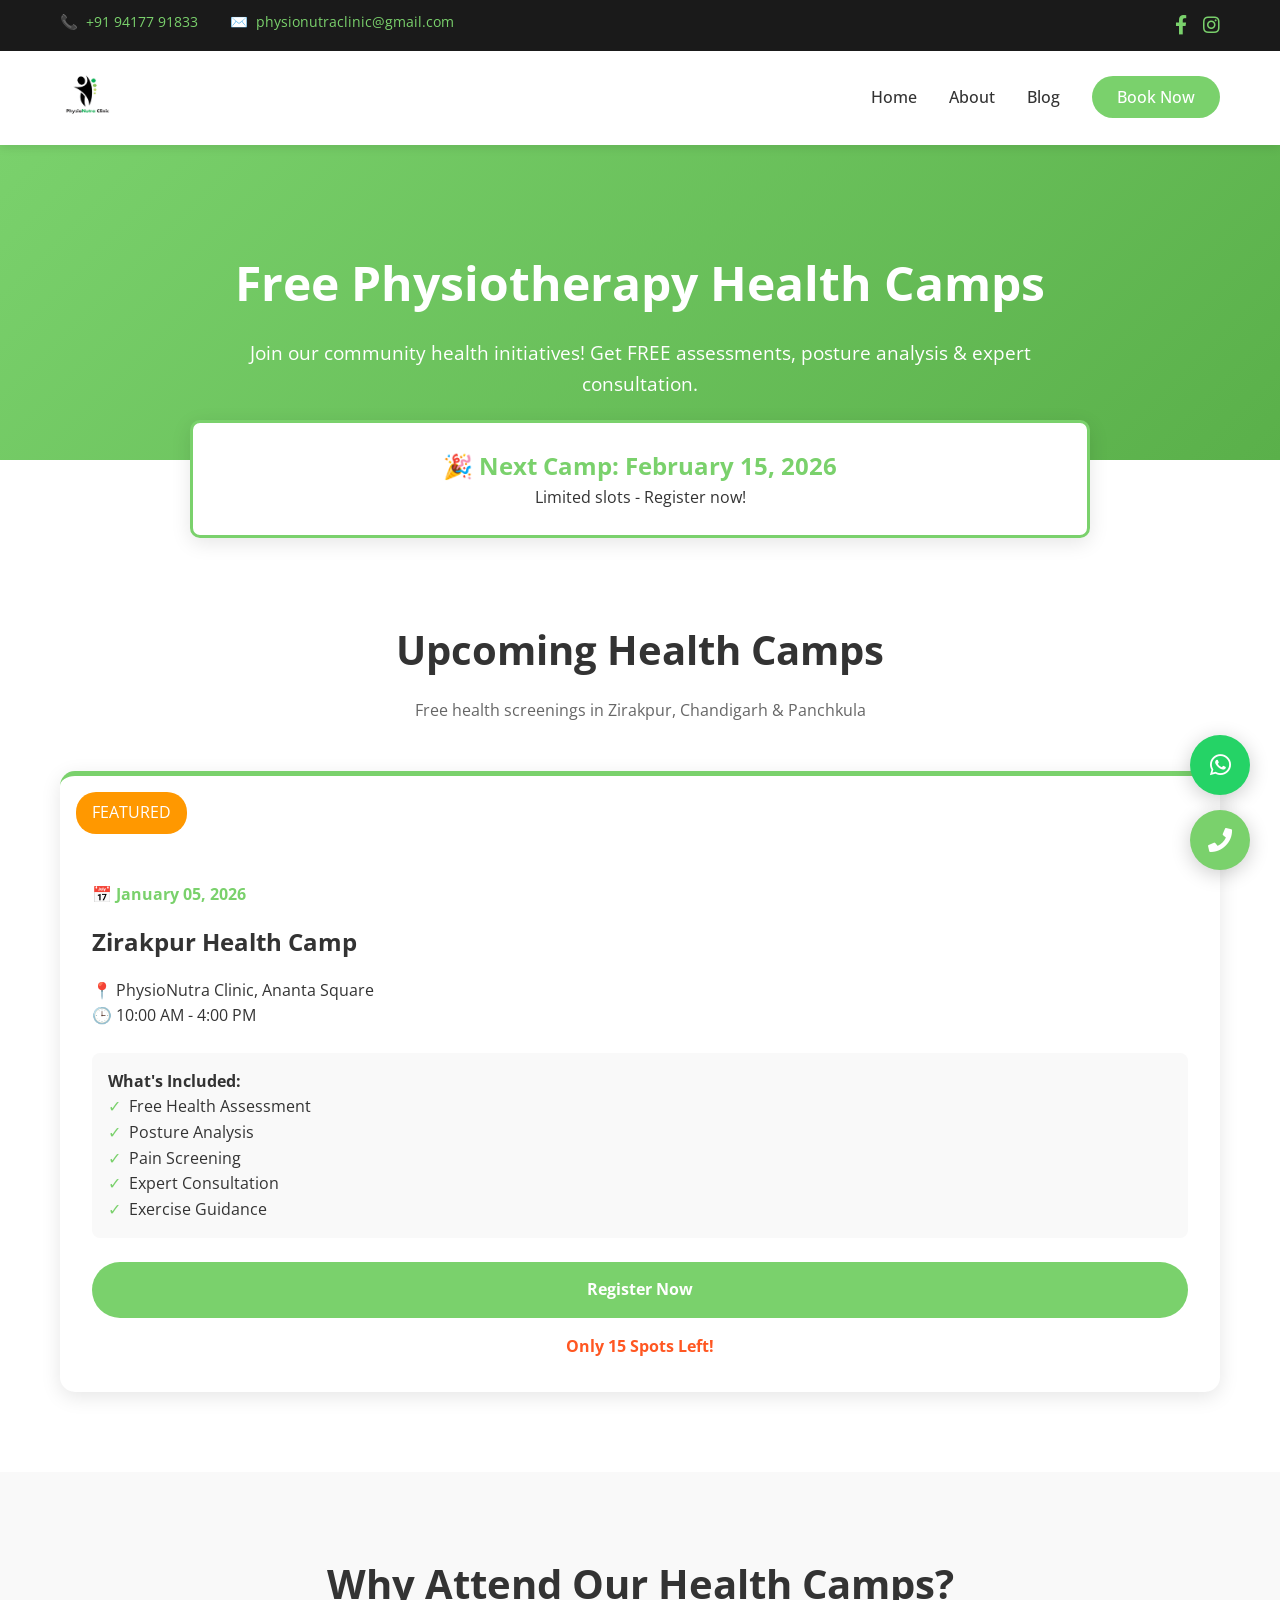
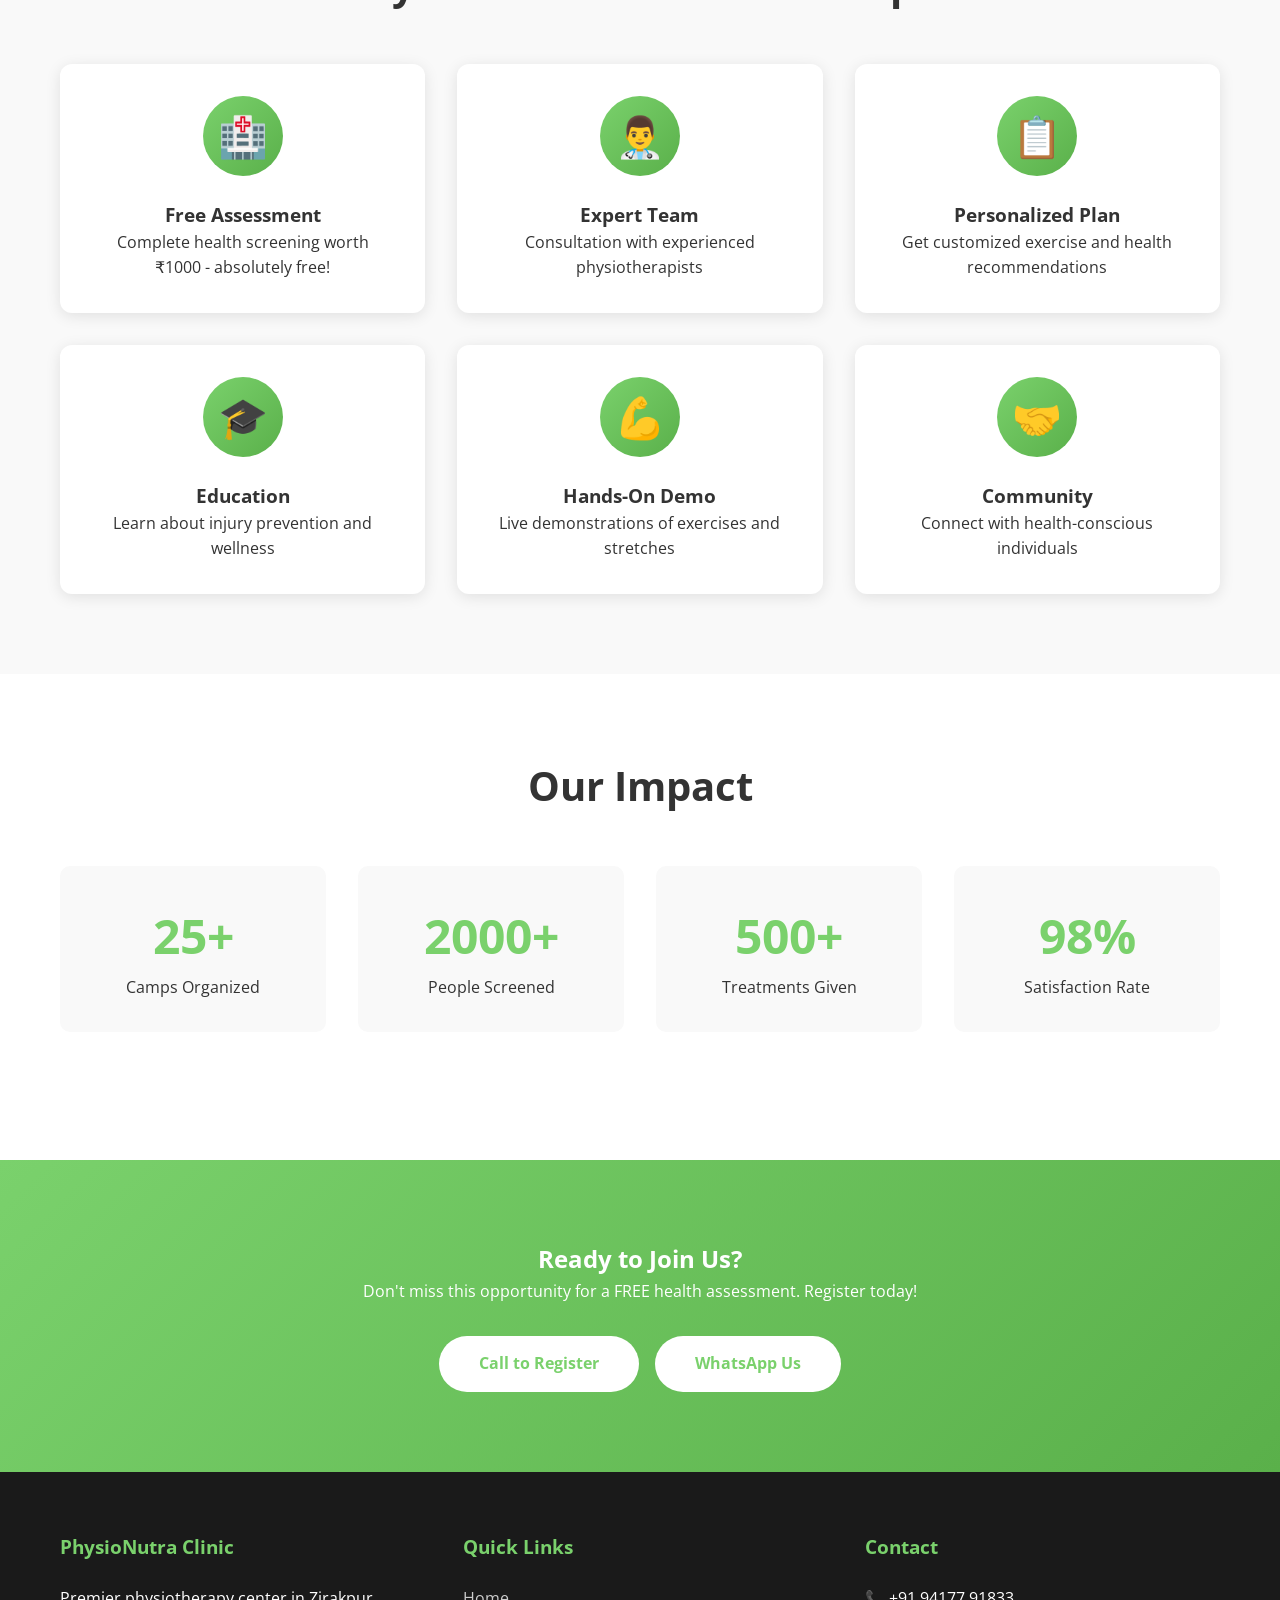
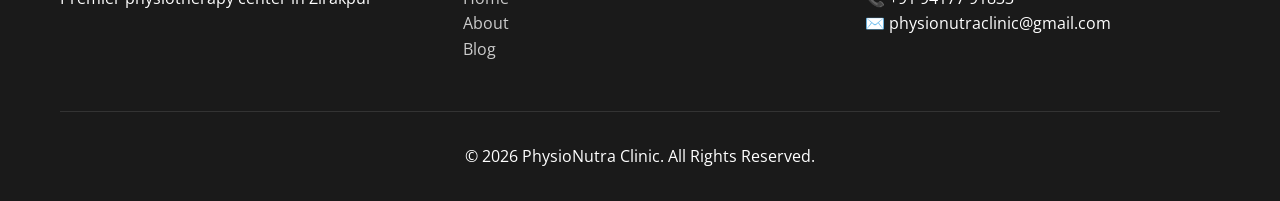
<file: free-physiotherapy-camps/index.html>
<!DOCTYPE html>
<html lang="en">
<head>
    <script async src="https://www.googletagmanager.com/gtag/js?id=G-45SFLN5B7J"></script>
    <script>
        window.dataLayer = window.dataLayer || [];
        function gtag(){dataLayer.push(arguments);}
        gtag('js', new Date());
        gtag('config', 'G-45SFLN5B7J');
    </script>
    
    <meta charset="UTF-8">
    <meta name="viewport" content="width=device-width, initial-scale=1.0">
    <link rel="icon" href="/favicon.png" type="image/png" />
    <meta name="description" content="Join PhysioNutra Clinic's FREE Physiotherapy Health Camps in Zirakpur, Chandigarh & Panchkula. Free health assessments, posture analysis & expert consultation.">
    <title>Free Physiotherapy Near Me | PhysioNutra Clinic Zirakpur</title>
    
    <link rel="preconnect" href="https://fonts.googleapis.com">
    <link rel="preconnect" href="https://fonts.gstatic.com" crossorigin>
    <link href="https://fonts.googleapis.com/css2?family=Open+Sans:wght@400;600;700&display=swap" rel="stylesheet">
    <link rel="stylesheet" href="https://cdnjs.cloudflare.com/ajax/libs/font-awesome/5.15.3/css/all.min.css">
    <link rel="canonical" href="https://physionutraclinic.com/free-physiotherapy-camps/">
    
    <script type="application/ld+json">
    {
      "@context": "https://schema.org",
      "@type": "Event",
      "name": "Free Physiotherapy Health Camp",
      "startDate": "2026-02-15T10:00:00+05:30",
      "location": {
        "@type": "Place",
        "name": "PhysioNutra Clinic",
        "address": {
          "@type": "PostalAddress",
          "addressLocality": "Zirakpur",
          "addressCountry": "IN"
        }
      },
      "offers": {
        "@type": "Offer",
        "price": "0",
        "priceCurrency": "INR"
      }
    }
    </script>

    <style>
        * { margin: 0; padding: 0; box-sizing: border-box; }
        body { font-family: 'Open Sans', Arial, sans-serif; line-height: 1.6; color: #333; }
        .container { max-width: 1200px; margin: 0 auto; padding: 0 20px; }
        
        header { background: #fff; box-shadow: 0 2px 10px rgba(0,0,0,0.1); position: sticky; top: 0; z-index: 1000; }
        .header-top { background: #1a1a1a; color: #fff; padding: 10px 0; }
        .header-top-content { display: flex; justify-content: space-between; flex-wrap: wrap; gap: 1rem; }
        .header-contact { display: flex; gap: 2rem; flex-wrap: wrap; }
        .header-contact-item { display: flex; gap: 0.5rem; font-size: 0.9rem; }
        .header-contact-item a { color: #7ad16c; text-decoration: none; }
        .header-social { display: flex; gap: 1rem; }
        .header-social a { color: #7ad16c; font-size: 1.2rem; }
        .header-main { padding: 1rem 0; }
        .header-main-content { display: flex; justify-content: space-between; align-items: center; }
        .logo { height: 55px; }
        nav ul { display: flex; list-style: none; gap: 2rem; }
        nav a { text-decoration: none; color: #333; font-weight: 500; }
        .cta-button { padding: 10px 25px; background: #7ad16c; color: #fff !important; border-radius: 25px; }
        
        .hero-section { background: linear-gradient(135deg, #7ad16c, #5ab04a); color: white; padding: 100px 0 60px; text-align: center; }
        .hero-content h1 { font-size: 3rem; margin-bottom: 1rem; }
        .hero-content p { font-size: 1.2rem; max-width: 800px; margin: 0 auto; }
        
        .alert-banner { background: #fff; border: 3px solid #7ad16c; padding: 1.5rem; border-radius: 10px; text-align: center; margin: -40px auto 0; max-width: 900px; box-shadow: 0 5px 20px rgba(0,0,0,0.1); }
        .alert-banner h3 { color: #7ad16c; font-size: 1.5rem; }
        
        .main-content { padding: 80px 0; }
        .section-title { text-align: center; font-size: 2.5rem; margin-bottom: 1rem; }
        .section-subtitle { text-align: center; color: #666; max-width: 700px; margin: 0 auto 3rem; }
        
        .camps-grid { display: grid; grid-template-columns: repeat(auto-fit, minmax(350px, 1fr)); gap: 2rem; margin-top: 3rem; }
        .camp-card { background: white; border-radius: 15px; box-shadow: 0 5px 20px rgba(0,0,0,0.1); border-top: 5px solid #7ad16c; transition: all 0.3s; }
        .camp-card:hover { transform: translateY(-5px); }
        .camp-badge { background: #ff9800; color: white; padding: 0.5rem 1rem; margin: 1rem; border-radius: 20px; display: inline-block; }
        .camp-content { padding: 2rem; }
        .camp-date { color: #7ad16c; font-weight: bold; margin-bottom: 1rem; }
        .camp-title { font-size: 1.5rem; margin-bottom: 1rem; }
        .camp-details { background: #f9f9f9; padding: 1rem; border-radius: 8px; margin: 1.5rem 0; }
        .camp-details ul { list-style: none; }
        .camp-details li::before { content: '✓'; color: #7ad16c; margin-right: 0.5rem; }
        .register-btn { display: block; width: 100%; padding: 15px; background: #7ad16c; color: white; text-align: center; border-radius: 30px; text-decoration: none; font-weight: bold; }
        .register-btn:hover { background: #5ab04a; }
        
        .benefits-section { background: #f9f9f9; padding: 80px 0; }
        .benefits-grid { display: grid; grid-template-columns: repeat(auto-fit, minmax(280px, 1fr)); gap: 2rem; margin-top: 3rem; }
        .benefit-card { background: white; padding: 2rem; border-radius: 12px; text-align: center; box-shadow: 0 3px 15px rgba(0,0,0,0.1); }
        .benefit-icon { width: 80px; height: 80px; background: linear-gradient(135deg, #7ad16c, #5ab04a); border-radius: 50%; display: flex; align-items: center; justify-content: center; margin: 0 auto 1.5rem; font-size: 2.5rem; color: white; }
        
        .stats-section { background: white; padding: 80px 0; }
        .stats-grid { display: grid; grid-template-columns: repeat(auto-fit, minmax(200px, 1fr)); gap: 2rem; margin: 3rem 0; }
        .stat-box { text-align: center; padding: 2rem; background: #f9f9f9; border-radius: 10px; }
        .stat-number { font-size: 3rem; color: #7ad16c; font-weight: bold; }
        
        .cta-section { background: linear-gradient(135deg, #7ad16c, #5ab04a); color: white; padding: 80px 0; text-align: center; }
        .cta-buttons { display: flex; gap: 1rem; justify-content: center; flex-wrap: wrap; margin-top: 2rem; }
        .btn-primary { padding: 15px 40px; background: white; color: #7ad16c; border-radius: 50px; text-decoration: none; font-weight: bold; }
        
        footer { background: #1a1a1a; color: #fff; padding: 60px 0 0; }
        .footer-content { display: grid; grid-template-columns: repeat(auto-fit, minmax(250px, 1fr)); gap: 3rem; margin-bottom: 3rem; }
        .footer-section h3 { color: #7ad16c; margin-bottom: 1.5rem; }
        .footer-links { list-style: none; }
        .footer-links a { color: #ccc; text-decoration: none; }
        .footer-bottom { border-top: 1px solid #333; padding: 2rem 0; text-align: center; }
        
        .floating-buttons { position: fixed; bottom: 30px; right: 30px; z-index: 999; display: flex; flex-direction: column; gap: 15px; }
        .floating-btn { width: 60px; height: 60px; border-radius: 50%; display: flex; align-items: center; justify-content: center; color: white; font-size: 1.5rem; box-shadow: 0 4px 20px rgba(0,0,0,0.2); text-decoration: none; }
        .whatsapp-btn { background: #25D366; }
        .phone-btn { background: #7ad16c; }
        
        @media (max-width: 768px) {
            .hero-content h1 { font-size: 2rem; }
            .camps-grid { grid-template-columns: 1fr; }
            .stat-number { font-size: 2rem; }
        }
    </style>
</head>
<body>
    <header>
        <div class="header-top">
            <div class="container">
                <div class="header-top-content">
                    <div class="header-contact">
                        <div class="header-contact-item">📞 <a href="tel:+919417791833">+91 94177 91833</a></div>
                        <div class="header-contact-item">✉️ <a href="mailto:physionutraclinic@gmail.com">physionutraclinic@gmail.com</a></div>
                    </div>
                    <div class="header-social">
                        <a href="https://www.facebook.com/tarun.aggarwal.7528" target="_blank"><i class="fab fa-facebook-f"></i></a>
                        <a href="https://www.instagram.com/physionutra" target="_blank"><i class="fab fa-instagram"></i></a>
                    </div>
                </div>
            </div>
        </div>
        <div class="header-main">
            <div class="container">
                <div class="header-main-content">
                    <a href="/"><img src="/images/logo.png" alt="PhysioNutra Clinic" class="logo"></a>
                    <nav>
                        <ul>
                            <li><a href="/">Home</a></li>
                            <li><a href="/about/">About</a></li>
                            <li><a href="/blogs/">Blog</a></li>
                            <li><a href="tel:+919417791833" class="cta-button">Book Now</a></li>
                        </ul>
                    </nav>
                </div>
            </div>
        </div>
    </header>

    <section class="hero-section">
        <div class="container">
            <div class="hero-content">
                <h1>Free Physiotherapy Health Camps</h1>
                <p>Join our community health initiatives! Get FREE assessments, posture analysis & expert consultation.</p>
            </div>
        </div>
    </section>

    <div class="container">
        <div class="alert-banner">
            <h3>🎉 Next Camp: February 15, 2026</h3>
            <p>Limited slots - Register now!</p>
        </div>
    </div>

    <main class="main-content">
        <div class="container">
            <h2 class="section-title">Upcoming Health Camps</h2>
            <p class="section-subtitle">Free health screenings in Zirakpur, Chandigarh & Panchkula</p>
            
            <div class="camps-grid">
                <div class="camp-card">
                    <div class="camp-badge">FEATURED</div>
                    <div class="camp-content">
                        <div class="camp-date">📅 January 05, 2026</div>
                        <h3 class="camp-title">Zirakpur Health Camp</h3>
                        <p>📍 PhysioNutra Clinic, Ananta Square</p>
                        <p>🕒 10:00 AM - 4:00 PM</p>
                        <div class="camp-details">
                            <h4>What's Included:</h4>
                            <ul>
                                <li>Free Health Assessment</li>
                                <li>Posture Analysis</li>
                                <li>Pain Screening</li>
                                <li>Expert Consultation</li>
                                <li>Exercise Guidance</li>
                            </ul>
                        </div>
                        <a href="tel:+919417791833" class="register-btn">Register Now</a>
                        <p style="text-align: center; color: #ff5722; margin-top: 1rem; font-weight: bold;">Only 15 Spots Left!</p>
                    </div>
                </div>

                <!-- <div class="camp-card">
                    <div class="camp-content">
                        <div class="camp-date">📅 March 10, 2026</div>
                        <h3 class="camp-title">Panchkula Health Camp</h3>
                        <p>📍 Sector 20, Panchkula</p>
                        <p>🕒 10:00 AM - 4:00 PM</p>
                        <div class="camp-details">
                            <h4>What's Included:</h4>
                            <ul>
                                <li>Free Health Assessment</li>
                                <li>Senior Citizen Screening</li>
                                <li>Back Pain Evaluation</li>
                                <li>Nutrition Counseling</li>
                                <li>Home Exercise Plan</li>
                            </ul>
                        </div>
                        <a href="tel:+919417791833" class="register-btn">Register Now</a>
                    </div>
                </div>

                <div class="camp-card">
                    <div class="camp-content">
                        <div class="camp-date">📅 April 5, 2026</div>
                        <h3 class="camp-title">Chandigarh Corporate Camp</h3>
                        <p>📍 IT Park, Chandigarh</p>
                        <p>🕒 2:00 PM - 6:00 PM</p>
                        <div class="camp-details">
                            <h4>What's Included:</h4>
                            <ul>
                                <li>Workplace Ergonomics</li>
                                <li>Tech Neck Assessment</li>
                                <li>Stress Management</li>
                                <li>Desk Exercise Demo</li>
                                <li>Health Q&A Session</li>
                            </ul>
                        </div>
                        <a href="tel:+919417791833" class="register-btn">Register Now</a>
                    </div>
                </div> -->
            </div>
        </div>
    </main>

    <section class="benefits-section">
        <div class="container">
            <h2 class="section-title">Why Attend Our Health Camps?</h2>
            <div class="benefits-grid">
                <div class="benefit-card">
                    <div class="benefit-icon">🏥</div>
                    <h3>Free Assessment</h3>
                    <p>Complete health screening worth ₹1000 - absolutely free!</p>
                </div>
                <div class="benefit-card">
                    <div class="benefit-icon">👨‍⚕️</div>
                    <h3>Expert Team</h3>
                    <p>Consultation with experienced physiotherapists</p>
                </div>
                <div class="benefit-card">
                    <div class="benefit-icon">📋</div>
                    <h3>Personalized Plan</h3>
                    <p>Get customized exercise and health recommendations</p>
                </div>
                <div class="benefit-card">
                    <div class="benefit-icon">🎓</div>
                    <h3>Education</h3>
                    <p>Learn about injury prevention and wellness</p>
                </div>
                <div class="benefit-card">
                    <div class="benefit-icon">💪</div>
                    <h3>Hands-On Demo</h3>
                    <p>Live demonstrations of exercises and stretches</p>
                </div>
                <div class="benefit-card">
                    <div class="benefit-icon">🤝</div>
                    <h3>Community</h3>
                    <p>Connect with health-conscious individuals</p>
                </div>
            </div>
        </div>
    </section>

    <section class="stats-section">
        <div class="container">
            <h2 class="section-title">Our Impact</h2>
            <div class="stats-grid">
                <div class="stat-box">
                    <div class="stat-number">25+</div>
                    <div>Camps Organized</div>
                </div>
                <div class="stat-box">
                    <div class="stat-number">2000+</div>
                    <div>People Screened</div>
                </div>
                <div class="stat-box">
                    <div class="stat-number">500+</div>
                    <div>Treatments Given</div>
                </div>
                <div class="stat-box">
                    <div class="stat-number">98%</div>
                    <div>Satisfaction Rate</div>
                </div>
            </div>
        </div>
    </section>

    <section class="cta-section">
        <div class="container">
            <h2>Ready to Join Us?</h2>
            <p>Don't miss this opportunity for a FREE health assessment. Register today!</p>
            <div class="cta-buttons">
                <a href="tel:+919417791833" class="btn-primary">Call to Register</a>
                <a href="https://wa.me/919417791833" class="btn-primary">WhatsApp Us</a>
            </div>
        </div>
    </section>

    <footer>
        <div class="container">
            <div class="footer-content">
                <div class="footer-section">
                    <h3>PhysioNutra Clinic</h3>
                    <p>Premier physiotherapy center in Zirakpur</p>
                </div>
                <div class="footer-section">
                    <h3>Quick Links</h3>
                    <ul class="footer-links">
                        <li><a href="/">Home</a></li>
                        <li><a href="/about/">About</a></li>
                        <li><a href="/blogs/">Blog</a></li>
                    </ul>
                </div>
                <div class="footer-section">
                    <h3>Contact</h3>
                    <p>📞 +91 94177 91833</p>
                    <p>✉️ physionutraclinic@gmail.com</p>
                </div>
            </div>
            <div class="footer-bottom">
                <p>&copy; 2026 PhysioNutra Clinic. All Rights Reserved.</p>
            </div>
        </div>
    </footer>

    <div class="floating-buttons">
        <a href="https://wa.me/919417791833" class="floating-btn whatsapp-btn"><i class="fab fa-whatsapp"></i></a>
        <a href="tel:+919417791833" class="floating-btn phone-btn"><i class="fas fa-phone"></i></a>
    </div>

    <script>
        document.querySelectorAll('a[href^="tel:"], a[href^="https://wa.me"]').forEach(link => {
            link.addEventListener('click', function() {
                if (typeof gtag !== 'undefined') {
                    gtag('event', 'camp_registration_click', {
                        'event_category': 'registration',
                        'event_label': 'Free Camp Registration'
                    });
                }
            });
        });
    </script>
</body>
</html>
</file>
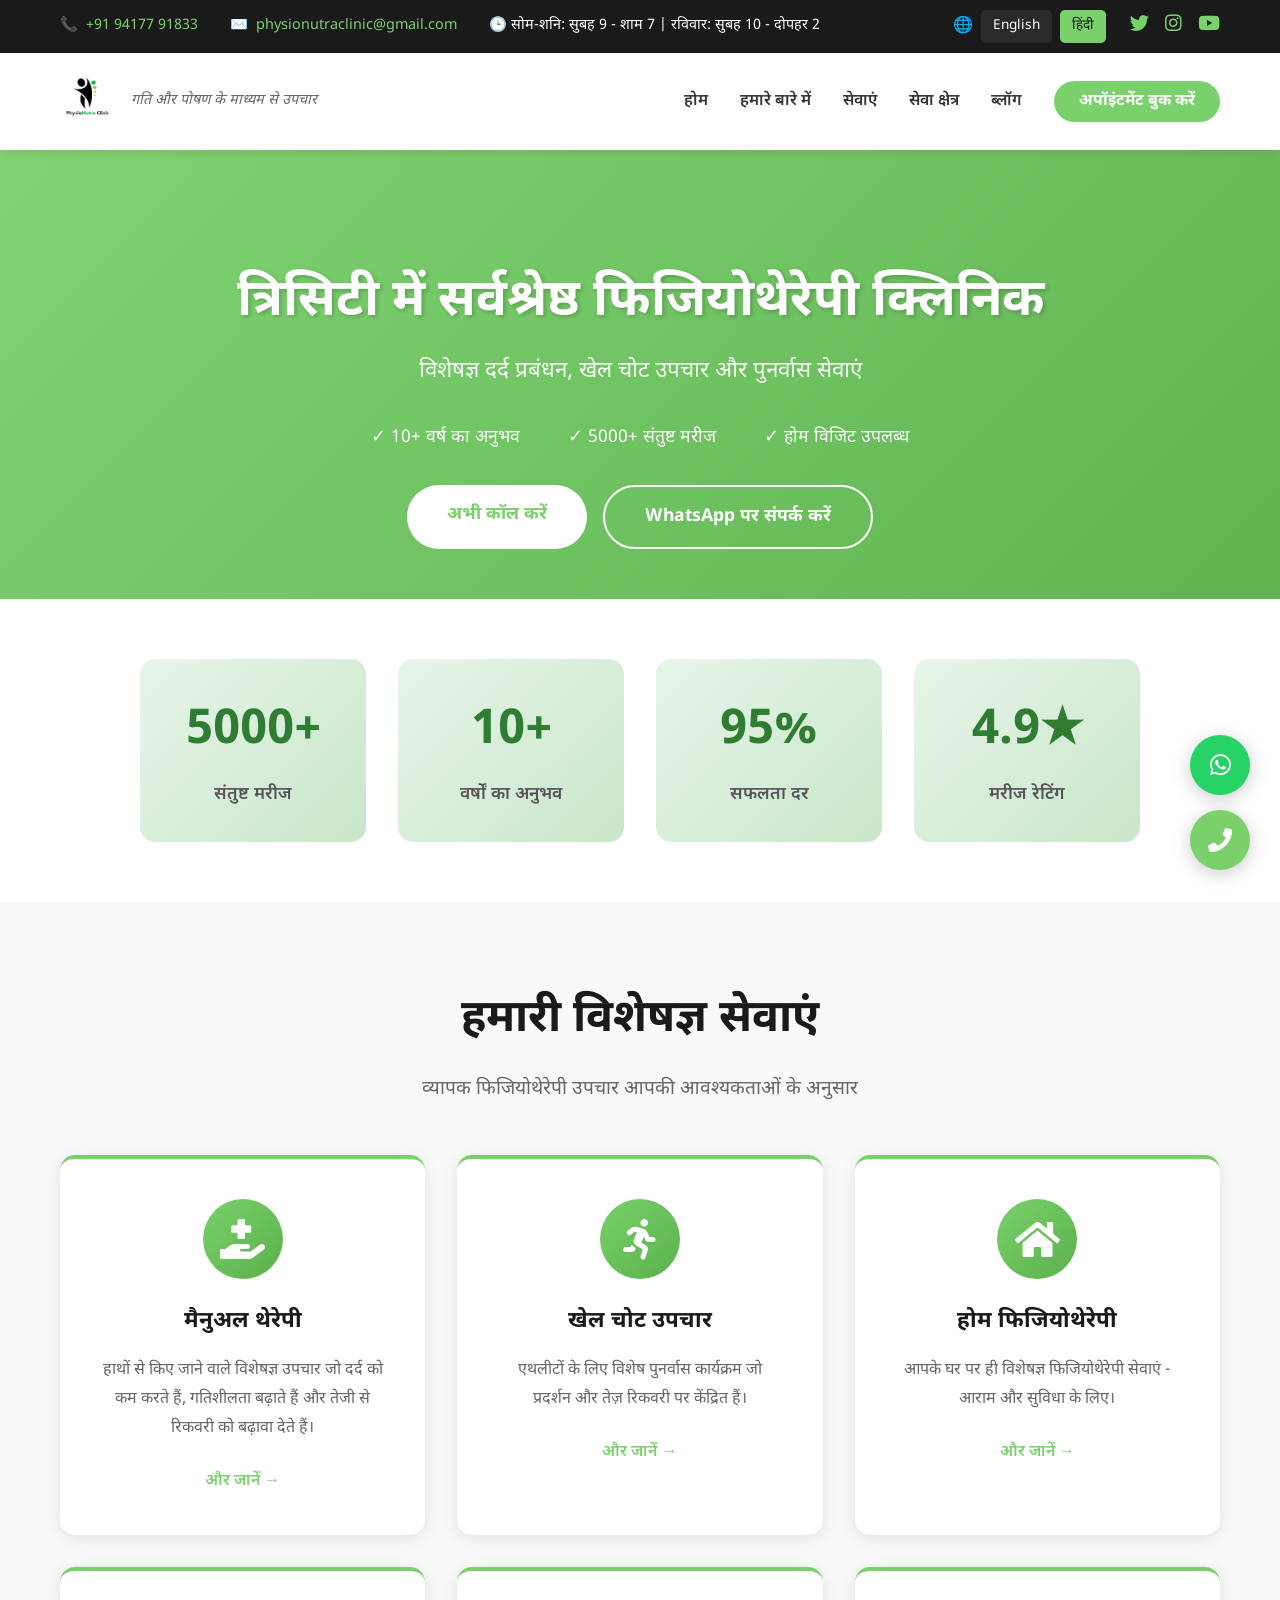
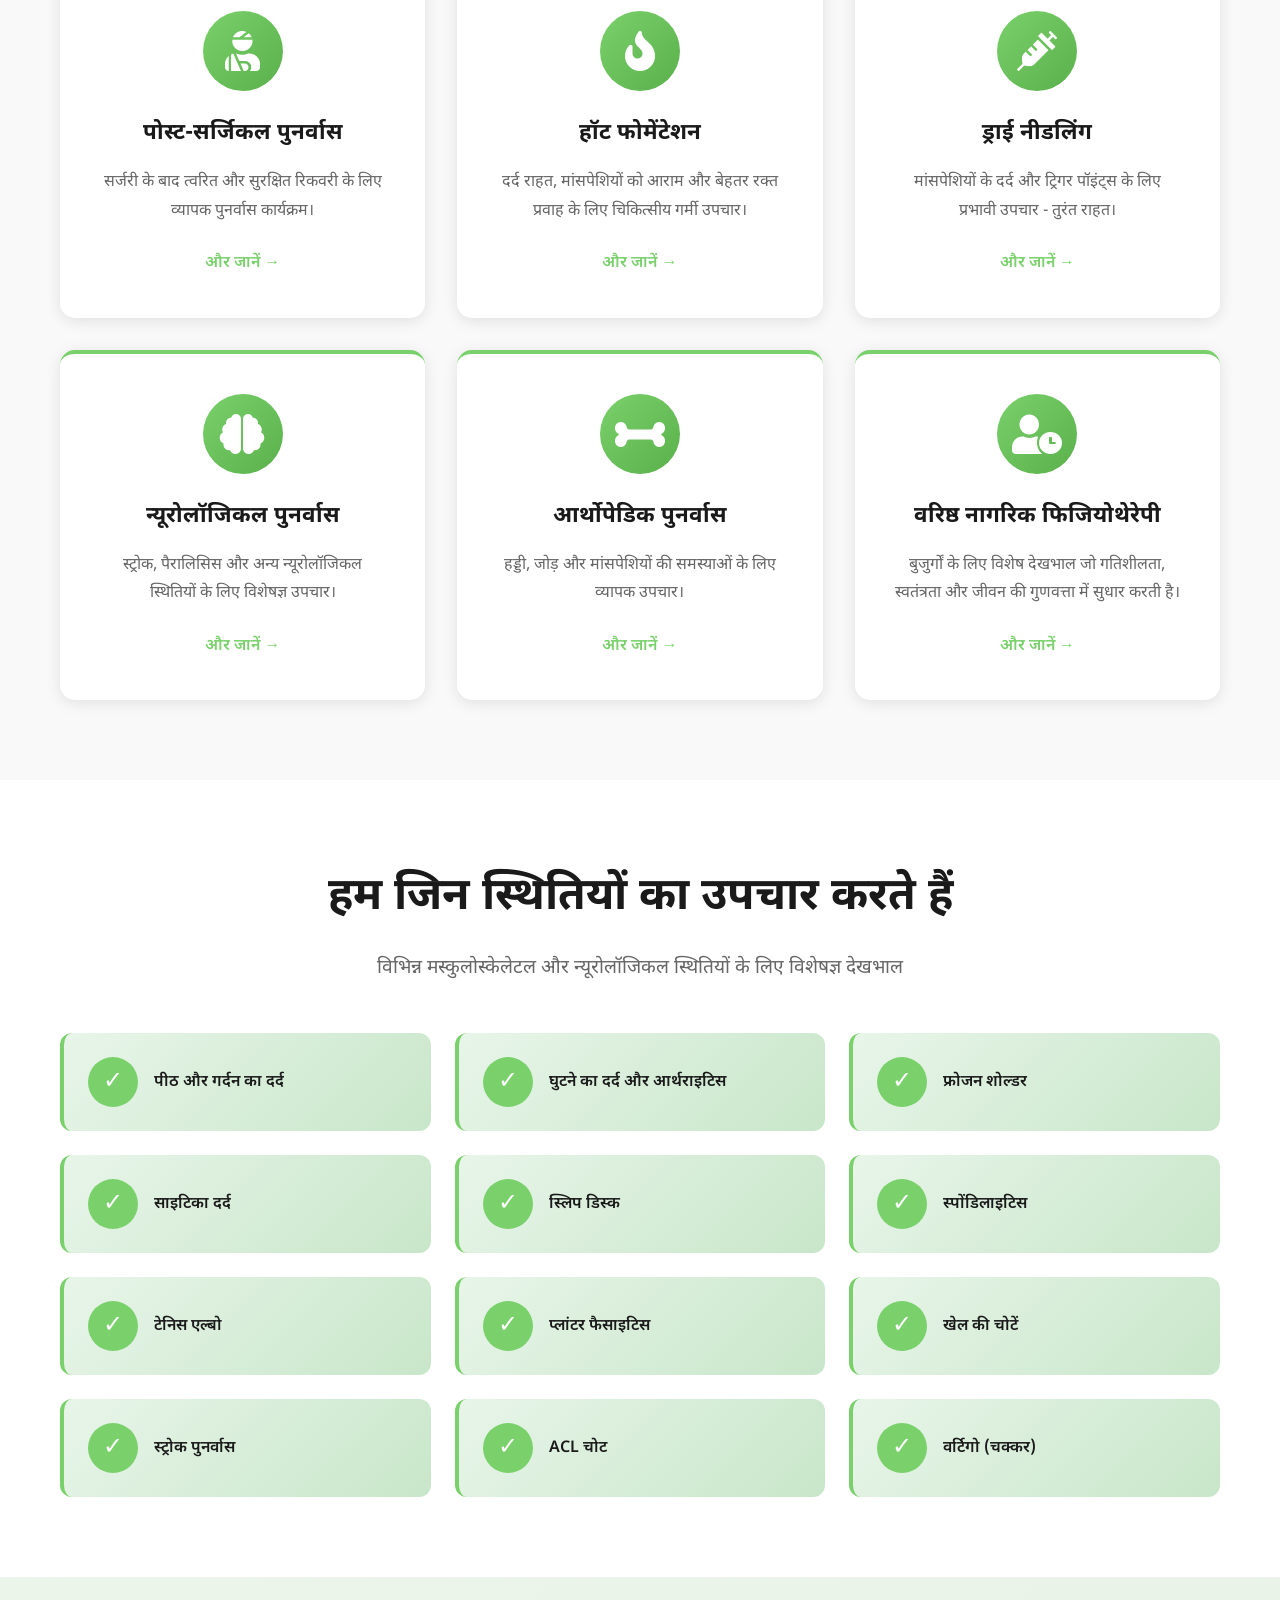
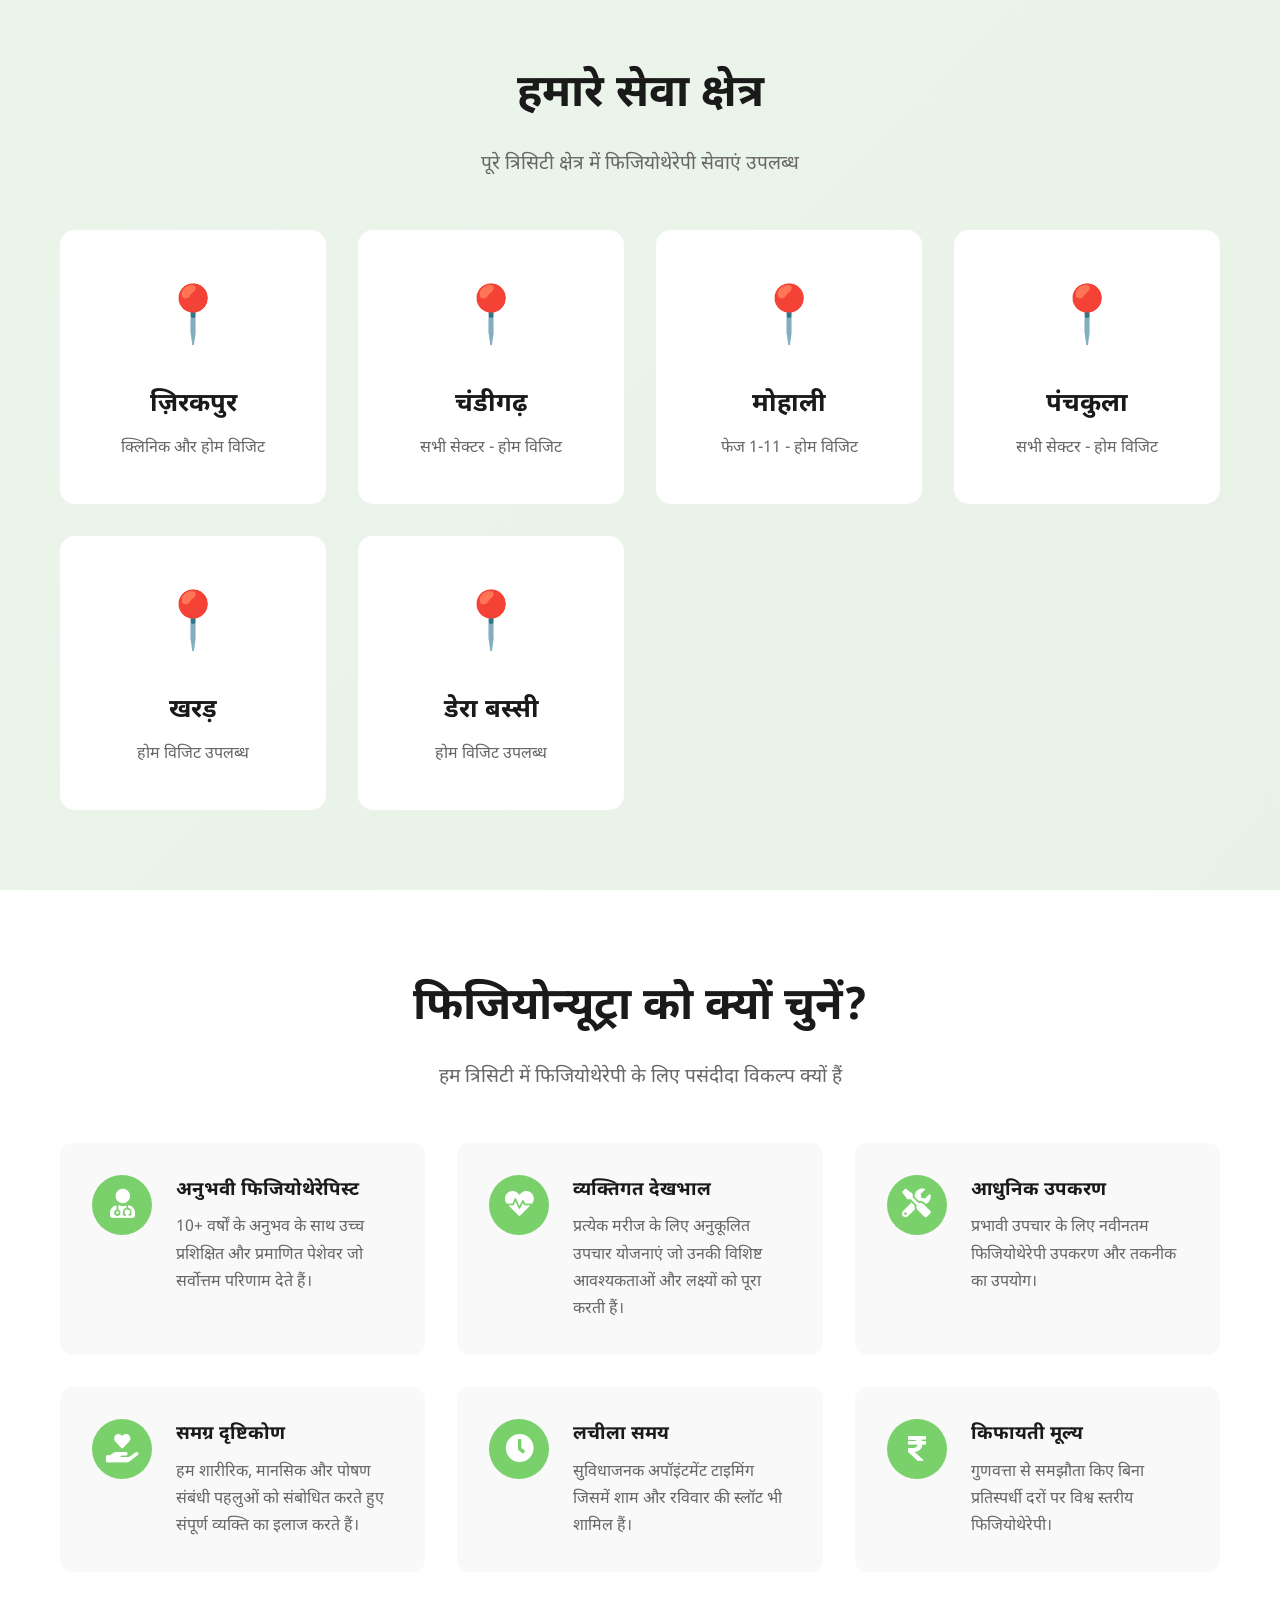
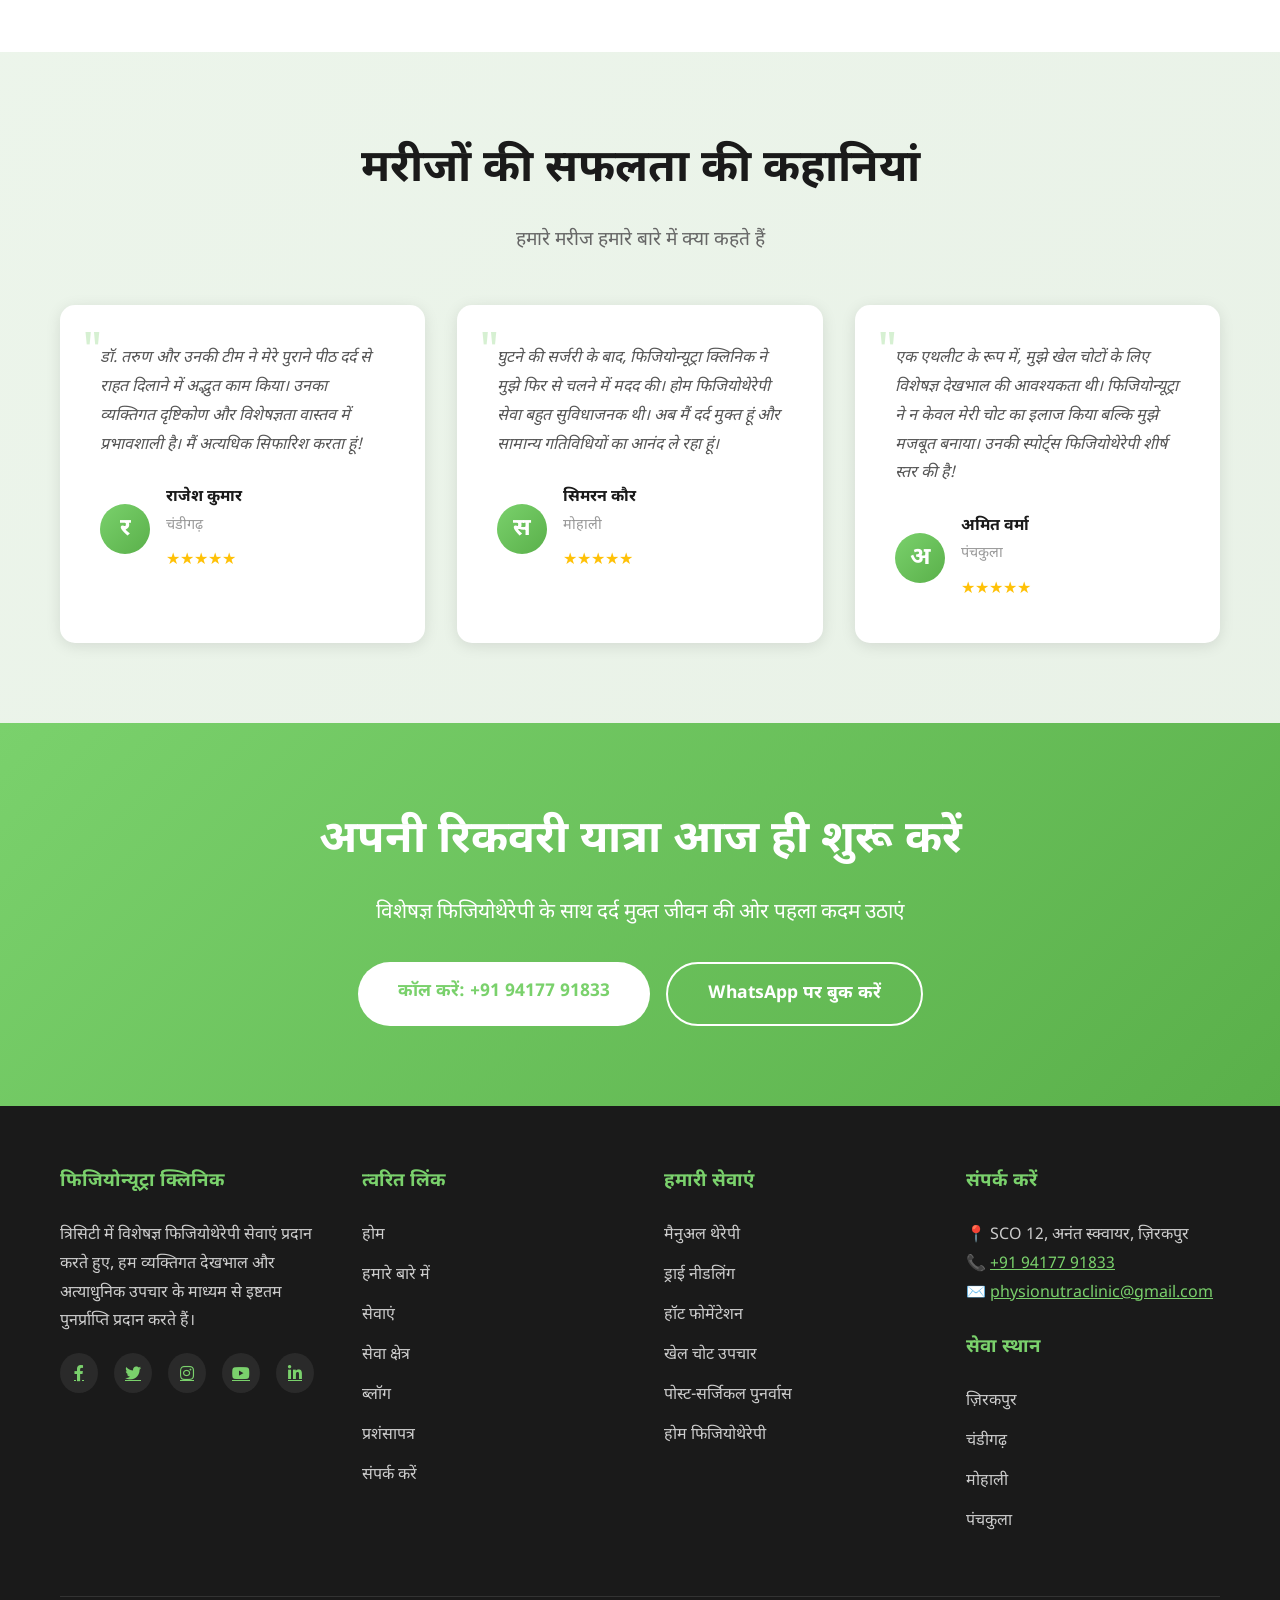
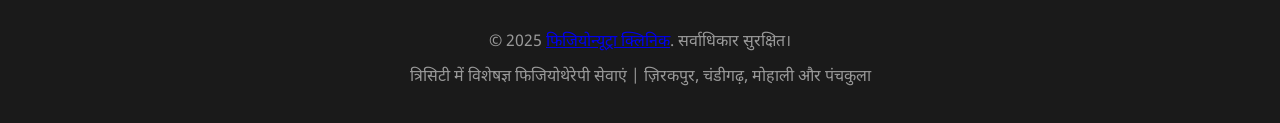
<file: hi/index.html>
<!DOCTYPE html>
<html lang="hi">
<head>
    <!-- Google tag (gtag.js) -->
    <script async src="https://www.googletagmanager.com/gtag/js?id=G-45SFLN5B7J"></script>
    <script>
        window.dataLayer = window.dataLayer || [];
        function gtag(){dataLayer.push(arguments);}
        gtag('js', new Date());
        gtag('config', 'G-45SFLN5B7J');
    </script>
    
    <meta charset="UTF-8">
    <meta name="viewport" content="width=device-width, initial-scale=1.0">
    <link rel="icon" href="/favicon.png" type="image/png" />
    
    <!-- Primary Meta Tags -->
    <title>फिजियोन्यूट्रा क्लिनिक | ज़िरकपुर, चंडीगढ़, मोहाली और पंचकुला में सर्वश्रेष्ठ फिजियोथेरेपी</title>
    <meta name="description" content="ज़िरकपुर, चंडीगढ़, मोहाली और पंचकुला में विशेषज्ञ फिजियोथेरेपी सेवाएं। दर्द प्रबंधन, खेल चोट, पोस्ट-सर्जिकल पुनर्वास और घर पर फिजियोथेरेपी। अभी कॉल करें: +91 9417791833">
    <meta name="keywords" content="फिजियोथेरेपी ज़िरकपुर, फिजियोथेरेपी चंडीगढ़, फिजियोथेरेपी मोहाली, फिजियोथेरेपी पंचकुला, होम फिजियोथेरेपी, दर्द प्रबंधन, स्पोर्ट्स इंजरी, पीठ दर्द उपचार">
    <meta name="robots" content="index, follow, max-snippet:-1, max-video-preview:-1, max-image-preview:large">
    
    <!-- Canonical and Alternate -->
    <link rel="canonical" href="https://physionutraclinic.com/hi/">
    <link rel="alternate" hreflang="en" href="https://physionutraclinic.com/">
    <link rel="alternate" hreflang="hi" href="https://physionutraclinic.com/hi/">
    <link rel="alternate" hreflang="x-default" href="https://physionutraclinic.com/">
    
    <!-- Open Graph -->
    <meta property="og:type" content="website">
    <meta property="og:url" content="https://physionutraclinic.com/hi/">
    <meta property="og:title" content="फिजियोन्यूट्रा क्लिनिक | त्रिसिटी में सर्वश्रेष्ठ फिजियोथेरेपी">
    <meta property="og:description" content="विशेषज्ञ फिजियोथेरेपी सेवाएं - दर्द राहत, खेल चोट उपचार और पुनर्वास">
    <meta property="og:image" content="https://physionutraclinic.com/images/logo.png">
    <meta property="og:locale" content="hi_IN">
    
    <!-- Twitter -->
    <meta property="twitter:card" content="summary_large_image">
    <meta property="twitter:url" content="https://physionutraclinic.com/hi/">
    <meta property="twitter:title" content="फिजियोन्यूट्रा क्लिनिक | त्रिसिटी में फिजियोथेरेपी">
    <meta property="twitter:description" content="विशेषज्ञ फिजियोथेरेपी सेवाएं">
    <meta property="twitter:image" content="https://physionutraclinic.com/images/logo.png">
    
    <!-- Google Tag Manager -->
    <script>(function(w,d,s,l,i){w[l]=w[l]||[];w[l].push({'gtm.start':
    new Date().getTime(),event:'gtm.js'});var f=d.getElementsByTagName(s)[0],
    j=d.createElement(s),dl=l!='dataLayer'?'&l='+l:'';j.async=true;j.src=
    'https://www.googletagmanager.com/gtm.js?id='+i+dl;f.parentNode.insertBefore(j,f);
    })(window,document,'script','dataLayer','GTM-NHVSMWD6');</script>
    
    <link href="https://fonts.googleapis.com/css2?family=Noto+Sans+Devanagari:wght@400;600;700&family=Roboto:wght@400;700&display=swap" rel="stylesheet">
    <link rel="stylesheet" href="https://cdnjs.cloudflare.com/ajax/libs/font-awesome/5.15.3/css/all.min.css">

    <!-- Enhanced Schema Markup -->
    <script type="application/ld+json">
    {
      "@context": "https://schema.org",
      "@type": "MedicalBusiness",
      "name": "PhysioNutra Clinic",
      "description": "Premier physiotherapy and wellness center in Zirakpur offering sports physiotherapy, orthopedic rehabilitation, pain management, and nutritional counseling",
      "url": "https://physionutraclinic.com",
      "logo": "https://physionutraclinic.com/images/logo.png",
      "image": "https://physionutraclinic.com/images/logo.png",
      "address": {
        "@type": "PostalAddress",
        "streetAddress": "SCO 12, Ananta Square, Zirakpur, Gazipur Rd",
        "addressLocality": "Zirakpur",
        "addressRegion": "Punjab",
        "postalCode": "140603",
        "addressCountry": "IN"
      },
      "geo": {
        "@type": "GeoCoordinates",
        "latitude": "30.6425",
        "longitude": "76.8173"
      },
      "telephone": "+919417791833",
      "email": "physionutraclinic@gmail.com",
      "priceRange": "$$",
      "openingHoursSpecification": [
        {
          "@type": "OpeningHoursSpecification",
          "dayOfWeek": ["Monday", "Tuesday", "Wednesday", "Thursday", "Friday", "Saturday"],
          "opens": "09:00",
          "closes": "19:00"
        },
        {
          "@type": "OpeningHoursSpecification",
          "dayOfWeek": "Sunday",
          "opens": "10:00",
          "closes": "14:00"
        }
      ],
      "areaServed": [
        {"@type": "City", "name": "Zirakpur"},
        {"@type": "City", "name": "Chandigarh"},
        {"@type": "City", "name": "Mohali"},
        {"@type": "City", "name": "Panchkula"},
        {"@type": "City", "name": "Kharar"}
      ],
      "aggregateRating": {
        "@type": "AggregateRating",
        "ratingValue": "4.9",
        "reviewCount": "250"
      }
    }
    </script>

    <!-- Local Business Schema -->
    <script type="application/ld+json">
    {
      "@context": "https://schema.org",
      "@type": "LocalBusiness",
      "name": "PhysioNutra Clinic",
      "image": "https://physionutraclinic.com/images/logo.png",
      "url": "https://physionutraclinic.com",
      "telephone": "+919417791833",
      "address": {
        "@type": "PostalAddress",
        "streetAddress": "",
        "addressLocality": "Zirakpur",
        "addressRegion": "Punjab",
        "postalCode": "",
        "addressCountry": "IN"
      },
      "geo": {
        "@type": "GeoCoordinates",
        "latitude": 30.6425,
        "longitude": 76.8173
      },
      "openingHoursSpecification": [
        {
          "@type": "OpeningHoursSpecification",
          "dayOfWeek": ["Monday", "Tuesday", "Wednesday", "Thursday", "Friday", "Saturday"],
          "opens": "09:00",
          "closes": "19:00"
        },
        {
          "@type": "OpeningHoursSpecification",
          "dayOfWeek": "Sunday",
          "opens": "10:00",
          "closes": "14:00"
        }
      ],
      "aggregateRating": {
        "@type": "AggregateRating",
        "ratingValue": "4.8",
        "reviewCount": "150"
      }
    }
    </script>
    
    <!-- Schema Markup -->
    <script type="application/ld+json">
    {
      "@context": "https://schema.org",
      "@type": "MedicalOrganization",
      "name": "PhysioNutra Clinic",
      "alternateName": "फिजियोन्यूट्रा क्लिनिक",
      "description": "ज़िरकपुर, चंडीगढ़, मोहाली और पंचकुला में विशेषज्ञ फिजियोथेरेपी सेवाएं",
      "url": "https://physionutraclinic.com",
      "telephone": "+919417791833",
      "email": "physionutraclinic@gmail.com",
      "address": {
        "@type": "PostalAddress",
        "streetAddress": "SCO 12, Ananta Square, Gazipur Rd",
        "addressLocality": "Zirakpur",
        "addressRegion": "Punjab",
        "postalCode": "140603",
        "addressCountry": "IN"
      },
      "geo": {
        "@type": "GeoCoordinates",
        "latitude": "30.6425",
        "longitude": "76.8173"
      },
      "openingHoursSpecification": [
        {
          "@type": "OpeningHoursSpecification",
          "dayOfWeek": ["Monday", "Tuesday", "Wednesday", "Thursday", "Friday", "Saturday"],
          "opens": "09:00",
          "closes": "19:00"
        },
        {
          "@type": "OpeningHoursSpecification",
          "dayOfWeek": "Sunday",
          "opens": "10:00",
          "closes": "14:00"
        }
      ],
      "areaServed": [
        {"@type": "City", "name": "Zirakpur"},
        {"@type": "City", "name": "Chandigarh"},
        {"@type": "City", "name": "Mohali"},
        {"@type": "City", "name": "Panchkula"}
      ],
      "medicalSpecialty": [
        "https://schema.org/Physiotherapy"
        ],
      "knowsLanguage": ["hi", "en", "pa"]
    }
    </script>

    <style>
        * {
            margin: 0;
            padding: 0;
            box-sizing: border-box;
        }

        body {
            font-family: 'Noto Sans Devanagari', 'Roboto', sans-serif;
            line-height: 1.7;
            color: #333;
            background: #f9f9f9;
        }

        .container {
            max-width: 1200px;
            margin: 0 auto;
            padding: 0 20px;
        }

        /* Header Styles */
        header {
            background: #fff;
            box-shadow: 0 2px 10px rgba(0,0,0,0.1);
            position: sticky;
            top: 0;
            z-index: 1000;
        }

        .header-top {
            background: #1a1a1a;
            color: #fff;
            padding: 10px 0;
        }

        .header-top-content {
            display: flex;
            justify-content: space-between;
            align-items: center;
            flex-wrap: wrap;
            gap: 1rem;
        }

        .header-contact {
            display: flex;
            gap: 2rem;
            flex-wrap: wrap;
        }

        .header-contact-item {
            display: flex;
            align-items: center;
            gap: 0.5rem;
            font-size: 0.9rem;
        }

        .header-contact-item a {
            color: #7ad16c;
            text-decoration: none;
        }

        .language-switcher {
            display: flex;
            gap: 0.5rem;
            align-items: center;
        }

        .lang-btn {
            padding: 5px 12px;
            background: #2a2a2a;
            color: #fff;
            text-decoration: none;
            border-radius: 5px;
            font-size: 0.85rem;
            transition: all 0.3s;
        }

        .lang-btn:hover, .lang-btn.active {
            background: #7ad16c;
            color: #1a1a1a;
        }

        .header-social {
            display: flex;
            gap: 1rem;
        }

        .header-social a {
            color: #7ad16c;
            font-size: 1.2rem;
            transition: color 0.3s;
        }

        .header-main {
            padding: 1rem 0;
        }

        .header-main-content {
            display: flex;
            justify-content: space-between;
            align-items: center;
        }

        .logo-section {
            display: flex;
            align-items: center;
            gap: 1rem;
        }

        .logo {
            height: 55px;
        }

        .tagline {
            font-size: 0.9rem;
            color: #666;
            font-style: italic;
        }

        nav ul {
            display: flex;
            list-style: none;
            gap: 2rem;
            align-items: center;
        }

        nav a {
            text-decoration: none;
            color: #333;
            font-weight: 600;
            transition: color 0.3s;
        }

        nav a:hover {
            color: #7ad16c;
        }

        .cta-button {
            padding: 10px 25px;
            background: #7ad16c;
            color: #fff !important;
            text-decoration: none;
            border-radius: 25px;
            font-weight: bold;
            transition: all 0.3s;
        }

        .cta-button:hover {
            background: #5ab04a;
            transform: translateY(-2px);
        }

        .mobile-menu-toggle {
            display: none;
            background: none;
            border: none;
            font-size: 1.5rem;
            cursor: pointer;
        }

        /* Hero Section */
        .hero-section {
            background: linear-gradient(135deg, rgba(122, 209, 108, 0.95) 0%, rgba(90, 176, 74, 0.95) 100%),
                        url('data:image/svg+xml,<svg xmlns="http://www.w3.org/2000/svg" viewBox="0 0 1200 600"><rect fill="%23e8f5e9" width="1200" height="600"/></svg>');
            background-size: cover;
            color: white;
            padding: 120px 0 80px;
            text-align: center;
        }

        .hero-content h1 {
            font-size: 3.2rem;
            margin-bottom: 1rem;
            font-weight: 700;
            text-shadow: 2px 2px 4px rgba(0,0,0,0.2);
            line-height: 1.3;
        }

        .hero-content .subtitle {
            font-size: 1.4rem;
            margin-bottom: 2rem;
            opacity: 0.95;
        }

        .hero-features {
            display: flex;
            justify-content: center;
            gap: 3rem;
            margin: 2rem 0;
            flex-wrap: wrap;
        }

        .hero-feature {
            display: flex;
            align-items: center;
            gap: 0.5rem;
            font-size: 1.1rem;
        }

        .hero-buttons {
            display: flex;
            gap: 1rem;
            justify-content: center;
            flex-wrap: wrap;
            margin-top: 2rem;
        }

        .btn-primary, .btn-secondary {
            padding: 15px 40px;
            border-radius: 50px;
            font-weight: bold;
            text-decoration: none;
            transition: all 0.3s;
            font-size: 1.1rem;
        }

        .btn-primary {
            background: white;
            color: #7ad16c;
        }

        .btn-primary:hover {
            background: #f0f0f0;
            transform: translateY(-2px);
            box-shadow: 0 5px 15px rgba(0,0,0,0.2);
        }

        .btn-secondary {
            background: transparent;
            color: white;
            border: 2px solid white;
        }

        .btn-secondary:hover {
            background: white;
            color: #7ad16c;
        }

        /* Stats Section */
        .stats-section {
            background: white;
            padding: 60px 0;
            margin-top: -30px;
            position: relative;
            z-index: 10;
        }

        .stats-container {
            display: grid;
            grid-template-columns: repeat(auto-fit, minmax(200px, 1fr));
            gap: 2rem;
            max-width: 1000px;
            margin: 0 auto;
        }

        .stat-card {
            text-align: center;
            padding: 2rem;
            border-radius: 15px;
            background: linear-gradient(135deg, #e8f5e9, #c8e6c9);
            transition: all 0.3s;
        }

        .stat-card:hover {
            transform: translateY(-5px);
            box-shadow: 0 10px 30px rgba(0,0,0,0.1);
        }

        .stat-number {
            font-size: 3rem;
            font-weight: 700;
            color: #2e7d32;
            margin-bottom: 0.5rem;
        }

        .stat-label {
            font-size: 1.1rem;
            color: #555;
            font-weight: 600;
        }

        /* Services Section */
        .services-section {
            padding: 80px 0;
            background: #f9f9f9;
        }

        .section-title {
            text-align: center;
            font-size: 2.8rem;
            color: #1a1a1a;
            margin-bottom: 1rem;
            font-weight: 700;
        }

        .section-subtitle {
            text-align: center;
            font-size: 1.2rem;
            color: #666;
            max-width: 700px;
            margin: 0 auto 3rem;
        }

        .services-grid {
            display: grid;
            grid-template-columns: repeat(auto-fit, minmax(300px, 1fr));
            gap: 2rem;
            margin-top: 3rem;
        }

        .service-card {
            background: white;
            padding: 2.5rem;
            border-radius: 15px;
            box-shadow: 0 3px 15px rgba(0,0,0,0.1);
            transition: all 0.3s;
            text-align: center;
            border-top: 4px solid #7ad16c;
        }

        .service-card:hover {
            transform: translateY(-10px);
            box-shadow: 0 10px 30px rgba(122, 209, 108, 0.3);
        }

        .service-icon {
            width: 80px;
            height: 80px;
            background: linear-gradient(135deg, #7ad16c, #5ab04a);
            border-radius: 50%;
            display: flex;
            align-items: center;
            justify-content: center;
            color: white;
            font-size: 2.5rem;
            margin: 0 auto 1.5rem;
        }

        .service-card h3 {
            color: #1a1a1a;
            margin-bottom: 1rem;
            font-weight: 700;
            font-size: 1.4rem;
        }

        .service-card p {
            color: #666;
            line-height: 1.8;
            margin-bottom: 1.5rem;
        }

        .service-link {
            color: #7ad16c;
            text-decoration: none;
            font-weight: 600;
            display: inline-flex;
            align-items: center;
            gap: 0.5rem;
            transition: all 0.3s;
        }

        .service-link:hover {
            gap: 1rem;
        }

        /* Conditions Section */
        .conditions-section {
            padding: 80px 0;
            background: white;
        }

        .conditions-grid {
            display: grid;
            grid-template-columns: repeat(auto-fit, minmax(280px, 1fr));
            gap: 1.5rem;
            margin-top: 3rem;
        }

        .condition-card {
            background: linear-gradient(135deg, #e8f5e9, #c8e6c9);
            padding: 1.5rem;
            border-radius: 12px;
            display: flex;
            align-items: center;
            gap: 1rem;
            transition: all 0.3s;
            border-left: 4px solid #7ad16c;
        }

        .condition-card:hover {
            box-shadow: 0 5px 15px rgba(0,0,0,0.1);
            transform: translateX(5px);
        }

        .condition-icon {
            width: 50px;
            height: 50px;
            background: #7ad16c;
            border-radius: 50%;
            display: flex;
            align-items: center;
            justify-content: center;
            color: white;
            font-size: 1.5rem;
            flex-shrink: 0;
        }

        .condition-card span {
            font-weight: 600;
            color: #1a1a1a;
        }

        /* Locations Section */
        .locations-section {
            padding: 80px 0;
            background: linear-gradient(135deg, rgba(122, 209, 108, 0.1), rgba(90, 176, 74, 0.1));
        }

        .locations-grid {
            display: grid;
            grid-template-columns: repeat(auto-fit, minmax(250px, 1fr));
            gap: 2rem;
            margin-top: 3rem;
        }

        .location-card {
            background: white;
            padding: 2.5rem;
            border-radius: 15px;
            text-align: center;
            transition: all 0.3s;
            text-decoration: none;
            display: block;
            border: 2px solid transparent;
        }

        .location-card:hover {
            transform: translateY(-5px);
            box-shadow: 0 10px 30px rgba(122, 209, 108, 0.3);
            border-color: #7ad16c;
        }

        .location-icon {
            font-size: 3.5rem;
            margin-bottom: 1rem;
        }

        .location-card h3 {
            font-size: 1.6rem;
            margin-bottom: 0.5rem;
            color: #1a1a1a;
            font-weight: 700;
        }

        .location-card p {
            color: #666;
            font-size: 1rem;
        }

        /* Why Choose Section */
        .why-choose-section {
            padding: 80px 0;
            background: white;
        }

        .why-grid {
            display: grid;
            grid-template-columns: repeat(auto-fit, minmax(280px, 1fr));
            gap: 2rem;
            margin-top: 3rem;
        }

        .why-card {
            background: #f9f9f9;
            padding: 2rem;
            border-radius: 12px;
            display: flex;
            gap: 1.5rem;
            transition: all 0.3s;
        }

        .why-card:hover {
            background: white;
            box-shadow: 0 5px 15px rgba(0,0,0,0.1);
            transform: translateY(-3px);
        }

        .why-icon {
            width: 60px;
            height: 60px;
            background: #7ad16c;
            border-radius: 50%;
            display: flex;
            align-items: center;
            justify-content: center;
            color: white;
            font-size: 1.8rem;
            flex-shrink: 0;
        }

        .why-content h3 {
            color: #1a1a1a;
            margin-bottom: 0.5rem;
            font-weight: 700;
        }

        .why-content p {
            color: #666;
            line-height: 1.7;
        }

        /* Testimonials */
        .testimonials-section {
            padding: 80px 0;
            background: linear-gradient(135deg, rgba(122, 209, 108, 0.1), rgba(90, 176, 74, 0.1));
        }

        .testimonials-grid {
            display: grid;
            grid-template-columns: repeat(auto-fit, minmax(300px, 1fr));
            gap: 2rem;
            margin-top: 3rem;
        }

        .testimonial-card {
            background: white;
            padding: 2.5rem;
            border-radius: 15px;
            box-shadow: 0 3px 15px rgba(0,0,0,0.1);
            position: relative;
        }

        .quote-icon {
            font-size: 3rem;
            color: #7ad16c;
            opacity: 0.3;
            position: absolute;
            top: 10px;
            left: 20px;
        }

        .testimonial-text {
            font-style: italic;
            color: #555;
            margin-bottom: 1.5rem;
            line-height: 1.8;
            position: relative;
            z-index: 1;
        }

        .testimonial-author {
            display: flex;
            align-items: center;
            gap: 1rem;
        }

        .author-avatar {
            width: 50px;
            height: 50px;
            background: linear-gradient(135deg, #7ad16c, #5ab04a);
            border-radius: 50%;
            display: flex;
            align-items: center;
            justify-content: center;
            color: white;
            font-size: 1.5rem;
            font-weight: bold;
        }

        .author-info strong {
            display: block;
            color: #1a1a1a;
        }

        .author-info span {
            color: #999;
            font-size: 0.9rem;
        }

        .rating {
            color: #ffc107;
            margin-top: 0.5rem;
        }

        /* CTA Section */
        .cta-section {
            padding: 80px 0;
            text-align: center;
            background: linear-gradient(135deg, #7ad16c 0%, #5ab04a 100%);
            color: white;
        }

        .cta-content h2 {
            font-size: 2.8rem;
            margin-bottom: 1rem;
            font-weight: 700;
        }

        .cta-content p {
            font-size: 1.3rem;
            margin-bottom: 2rem;
            max-width: 700px;
            margin-left: auto;
            margin-right: auto;
        }

        /* Footer */
        footer {
            background: #1a1a1a;
            color: #fff;
            padding: 60px 0 0;
        }

        .footer-content {
            display: grid;
            grid-template-columns: repeat(auto-fit, minmax(250px, 1fr));
            gap: 3rem;
            margin-bottom: 3rem;
        }

        .footer-section h3 {
            color: #7ad16c;
            margin-bottom: 1.5rem;
            font-weight: 700;
        }

        .footer-section p {
            color: #ccc;
            line-height: 1.8;
        }

        .footer-links {
            list-style: none;
        }

        .footer-links li {
            margin-bottom: 0.8rem;
        }

        .footer-links a {
            color: #ccc;
            text-decoration: none;
            transition: color 0.3s;
        }

        .footer-links a:hover {
            color: #7ad16c;
        }

        .footer-social {
            display: flex;
            gap: 1rem;
            margin-top: 1rem;
        }

        .footer-social a {
            width: 40px;
            height: 40px;
            background: #2a2a2a;
            display: flex;
            align-items: center;
            justify-content: center;
            border-radius: 50%;
            color: #7ad16c;
            transition: all 0.3s;
        }

        .footer-social a:hover {
            background: #7ad16c;
            color: #fff;
        }

        .footer-bottom {
            border-top: 1px solid #333;
            padding: 2rem 0;
            text-align: center;
            color: #999;
        }

        /* Floating Buttons */
        .floating-buttons {
            position: fixed;
            bottom: 30px;
            right: 30px;
            z-index: 999;
            display: flex;
            flex-direction: column;
            gap: 15px;
        }

        .floating-btn {
            width: 60px;
            height: 60px;
            border-radius: 50%;
            display: flex;
            align-items: center;
            justify-content: center;
            color: white;
            font-size: 1.5rem;
            box-shadow: 0 4px 20px rgba(0, 0, 0, 0.2);
            transition: all 0.3s;
            text-decoration: none;
        }

        .whatsapp-btn {
            background: #25D366;
        }

        .phone-btn {
            background: #7ad16c;
        }

        .floating-btn:hover {
            transform: scale(1.1);
        }

        /* Responsive */
        @media (max-width: 768px) {
            .mobile-menu-toggle {
                display: block;
            }

            nav ul {
                display: none;
                position: absolute;
                top: 100%;
                left: 0;
                right: 0;
                background: white;
                flex-direction: column;
                padding: 1rem;
                box-shadow: 0 4px 10px rgba(0,0,0,0.1);
            }

            nav ul.active {
                display: flex;
            }

            .hero-content h1 {
                font-size: 2.2rem;
            }

            .hero-content .subtitle {
                font-size: 1.1rem;
            }

            .hero-features {
                flex-direction: column;
                gap: 1rem;
            }

            .section-title {
                font-size: 2rem;
            }

            .header-top-content {
                flex-direction: column;
                text-align: center;
            }

            .header-contact {
                flex-direction: column;
                gap: 0.5rem;
            }
        }

        html {
            scroll-behavior: smooth;
        }
    </style>
</head>
<body>
    <!-- Header -->
    <header>
        <div class="header-top">
            <div class="container">
                <div class="header-top-content">
                    <div class="header-contact">
                        <div class="header-contact-item">
                            📞 <a href="tel:+919417791833">+91 94177 91833</a>
                        </div>
                        <div class="header-contact-item">
                            ✉️ <a href="mailto:physionutraclinic@gmail.com">physionutraclinic@gmail.com</a>
                        </div>
                        <div class="header-contact-item">
                            🕒 सोम-शनि: सुबह 9 - शाम 7 | रविवार: सुबह 10 - दोपहर 2
                        </div>
                    </div>
                    <div style="display: flex; align-items: center; gap: 1.5rem;">
                        <div class="language-switcher">
                            <span>🌐</span>
                            <a href="/" class="lang-btn">English</a>
                            <a href="/hi/" class="lang-btn active">हिंदी</a>
                        </div>
                        <div class="header-social">
                            <a href="https://x.com/physionutra" target="_blank" rel="noopener" aria-label="Twitter"><i class="fab fa-twitter"></i></a>
                            <a href="https://www.instagram.com/physionutra" target="_blank" rel="noopener" aria-label="Instagram"><i class="fab fa-instagram"></i></a>
                            <a href="https://youtube.com/@physionutra" target="_blank" rel="noopener" aria-label="YouTube"><i class="fab fa-youtube"></i></a>
                        </div>
                    </div>
                </div>
            </div>
        </div>

        <div class="header-main">
            <div class="container">
                <div class="header-main-content">
                    <div class="logo-section">
                        <a href="/hi/"><img src="../images/logo.png" alt="PhysioNutra Clinic Logo" class="logo"></a>
                        <div class="tagline">गति और पोषण के माध्यम से उपचार</div>
                    </div>
                    <nav role="navigation" aria-label="Main navigation">
                        <button class="mobile-menu-toggle" aria-label="Toggle menu">☰</button>
                        <ul id="mainMenu">
                            <li><a href="/hi/">होम</a></li>
                            <li><a href="/about/">हमारे बारे में</a></li>
                            <li><a href="/services/">सेवाएं</a></li>
                            <li><a href="/physiotherapy/">सेवा क्षेत्र</a></li>
                            <li><a href="/blogs/">ब्लॉग</a></li>
                            <li><a href="tel:+919417791833" class="cta-button">अपॉइंटमेंट बुक करें</a></li>
                        </ul>
                    </nav>
                </div>
            </div>
        </div>
    </header>

    <!-- Hero Section -->
    <section class="hero-section">
        <div class="container">
            <div class="hero-content">
                <h1>त्रिसिटी में सर्वश्रेष्ठ फिजियोथेरेपी क्लिनिक</h1>
                <p class="subtitle">विशेषज्ञ दर्द प्रबंधन, खेल चोट उपचार और पुनर्वास सेवाएं</p>
                
                <div class="hero-features">
                    <div class="hero-feature">
                        ✓ 10+ वर्ष का अनुभव
                    </div>
                    <div class="hero-feature">
                        ✓ 5000+ संतुष्ट मरीज
                    </div>
                    <div class="hero-feature">
                        ✓ होम विजिट उपलब्ध
                    </div>
                </div>

                <div class="hero-buttons">
                    <a href="tel:+919417791833" class="btn-primary">अभी कॉल करें</a>
                    <a href="https://wa.me/919417791833?text=नमस्ते%2C%20मुझे%20फिजियोथेरेपी%20के%20बारे%20में%20जानकारी%20चाहिए" class="btn-secondary">WhatsApp पर संपर्क करें</a>
                </div>
            </div>
        </div>
    </section>

    <!-- Stats Section -->
    <section class="stats-section">
        <div class="container">
            <div class="stats-container">
                <div class="stat-card">
                    <div class="stat-number">5000+</div>
                    <div class="stat-label">संतुष्ट मरीज</div>
                </div>
                <div class="stat-card">
                    <div class="stat-number">10+</div>
                    <div class="stat-label">वर्षों का अनुभव</div>
                </div>
                <div class="stat-card">
                    <div class="stat-number">95%</div>
                    <div class="stat-label">सफलता दर</div>
                </div>
                <div class="stat-card">
                    <div class="stat-number">4.9★</div>
                    <div class="stat-label">मरीज रेटिंग</div>
                </div>
            </div>
        </div>
    </section>

    <main id="main-content">
        <!-- Services Section -->
        <section class="services-section">
            <div class="container">
                <h2 class="section-title">हमारी विशेषज्ञ सेवाएं</h2>
                <p class="section-subtitle">व्यापक फिजियोथेरेपी उपचार आपकी आवश्यकताओं के अनुसार</p>
                
                <div class="services-grid">
                    <div class="service-card">
                        <div class="service-icon">
                            <i class="fas fa-hand-holding-medical"></i>
                        </div>
                        <h3>मैनुअल थेरेपी</h3>
                        <p>हाथों से किए जाने वाले विशेषज्ञ उपचार जो दर्द को कम करते हैं, गतिशीलता बढ़ाते हैं और तेजी से रिकवरी को बढ़ावा देते हैं।</p>
                        <a href="/services/manual-therapy/" class="service-link">और जानें →</a>
                    </div>

                    <div class="service-card">
                        <div class="service-icon">
                            <i class="fas fa-running"></i>
                        </div>
                        <h3>खेल चोट उपचार</h3>
                        <p>एथलीटों के लिए विशेष पुनर्वास कार्यक्रम जो प्रदर्शन और तेज़ रिकवरी पर केंद्रित हैं।</p>
                        <a href="/services/sports-injury-treatment/" class="service-link">और जानें →</a>
                    </div>

                    <div class="service-card">
                        <div class="service-icon">
                            <i class="fas fa-home"></i>
                        </div>
                        <h3>होम फिजियोथेरेपी</h3>
                        <p>आपके घर पर ही विशेषज्ञ फिजियोथेरेपी सेवाएं - आराम और सुविधा के लिए।</p>
                        <a href="/services/home-physiotherapy-zirakpur/" class="service-link">और जानें →</a>
                    </div>

                    <div class="service-card">
                        <div class="service-icon">
                            <i class="fas fa-user-injured"></i>
                        </div>
                        <h3>पोस्ट-सर्जिकल पुनर्वास</h3>
                        <p>सर्जरी के बाद त्वरित और सुरक्षित रिकवरी के लिए व्यापक पुनर्वास कार्यक्रम।</p>
                        <a href="/blogs/post-surgical-physiotherapy/" class="service-link">और जानें →</a>
                    </div>

                    <div class="service-card">
                        <div class="service-icon">
                            <i class="fas fa-fire"></i>
                        </div>
                        <h3>हॉट फोमेंटेशन</h3>
                        <p>दर्द राहत, मांसपेशियों को आराम और बेहतर रक्त प्रवाह के लिए चिकित्सीय गर्मी उपचार।</p>
                        <a href="/services/hot-fomentation/" class="service-link">और जानें →</a>
                    </div>

                    <div class="service-card">
                        <div class="service-icon">
                            <i class="fas fa-syringe"></i>
                        </div>
                        <h3>ड्राई नीडलिंग</h3>
                        <p>मांसपेशियों के दर्द और ट्रिगर पॉइंट्स के लिए प्रभावी उपचार - तुरंत राहत।</p>
                        <a href="/services/dry-needling/" class="service-link">और जानें →</a>
                    </div>

                    <div class="service-card">
                        <div class="service-icon">
                            <i class="fas fa-brain"></i>
                        </div>
                        <h3>न्यूरोलॉजिकल पुनर्वास</h3>
                        <p>स्ट्रोक, पैरालिसिस और अन्य न्यूरोलॉजिकल स्थितियों के लिए विशेषज्ञ उपचार।</p>
                        <a href="/services/neurological-rehabilitation/" class="service-link">और जानें →</a>
                    </div>

                    <div class="service-card">
                        <div class="service-icon">
                            <i class="fas fa-bone"></i>
                        </div>
                        <h3>आर्थोपेडिक पुनर्वास</h3>
                        <p>हड्डी, जोड़ और मांसपेशियों की समस्याओं के लिए व्यापक उपचार।</p>
                        <a href="/services/orthopedic-rehabilitation/" class="service-link">और जानें →</a>
                    </div>

                    <div class="service-card">
                        <div class="service-icon">
                            <i class="fas fa-user-clock"></i>
                        </div>
                        <h3>वरिष्ठ नागरिक फिजियोथेरेपी</h3>
                        <p>बुजुर्गों के लिए विशेष देखभाल जो गतिशीलता, स्वतंत्रता और जीवन की गुणवत्ता में सुधार करती है।</p>
                        <a href="/services/senior-citizen-physiotherapy/" class="service-link">और जानें →</a>
                    </div>
                </div>
            </div>
        </section>

        <!-- Conditions Section -->
        <section class="conditions-section">
            <div class="container">
                <h2 class="section-title">हम जिन स्थितियों का उपचार करते हैं</h2>
                <p class="section-subtitle">विभिन्न मस्कुलोस्केलेटल और न्यूरोलॉजिकल स्थितियों के लिए विशेषज्ञ देखभाल</p>
                
                <div class="conditions-grid">
                    <div class="condition-card">
                        <div class="condition-icon">✓</div>
                        <span>पीठ और गर्दन का दर्द</span>
                    </div>
                    <div class="condition-card">
                        <div class="condition-icon">✓</div>
                        <span>घुटने का दर्द और आर्थराइटिस</span>
                    </div>
                    <div class="condition-card">
                        <div class="condition-icon">✓</div>
                        <span>फ्रोजन शोल्डर</span>
                    </div>
                    <div class="condition-card">
                        <div class="condition-icon">✓</div>
                        <span>साइटिका दर्द</span>
                    </div>
                    <div class="condition-card">
                        <div class="condition-icon">✓</div>
                        <span>स्लिप डिस्क</span>
                    </div>
                    <div class="condition-card">
                        <div class="condition-icon">✓</div>
                        <span>स्पोंडिलाइटिस</span>
                    </div>
                    <div class="condition-card">
                        <div class="condition-icon">✓</div>
                        <span>टेनिस एल्बो</span>
                    </div>
                    <div class="condition-card">
                        <div class="condition-icon">✓</div>
                        <span>प्लांटर फैसाइटिस</span>
                    </div>
                    <div class="condition-card">
                        <div class="condition-icon">✓</div>
                        <span>खेल की चोटें</span>
                    </div>
                    <div class="condition-card">
                        <div class="condition-icon">✓</div>
                        <span>स्ट्रोक पुनर्वास</span>
                    </div>
                    <div class="condition-card">
                        <div class="condition-icon">✓</div>
                        <span>ACL चोट</span>
                    </div>
                    <div class="condition-card">
                        <div class="condition-icon">✓</div>
                        <span>वर्टिगो (चक्कर)</span>
                    </div>
                </div>
            </div>
        </section>

        <!-- Locations Section -->
        <section class="locations-section">
            <div class="container">
                <h2 class="section-title">हमारे सेवा क्षेत्र</h2>
                <p class="section-subtitle">पूरे त्रिसिटी क्षेत्र में फिजियोथेरेपी सेवाएं उपलब्ध</p>
                
                <div class="locations-grid">
                    <a href="/physiotherapy/zirakpur/" class="location-card">
                        <div class="location-icon">📍</div>
                        <h3>ज़िरकपुर</h3>
                        <p>क्लिनिक और होम विजिट</p>
                    </a>

                    <a href="/physiotherapy/chandigarh/" class="location-card">
                        <div class="location-icon">📍</div>
                        <h3>चंडीगढ़</h3>
                        <p>सभी सेक्टर - होम विजिट</p>
                    </a>

                    <a href="/physiotherapy/mohali/" class="location-card">
                        <div class="location-icon">📍</div>
                        <h3>मोहाली</h3>
                        <p>फेज 1-11 - होम विजिट</p>
                    </a>

                    <a href="/physiotherapy/panchkula/" class="location-card">
                        <div class="location-icon">📍</div>
                        <h3>पंचकुला</h3>
                        <p>सभी सेक्टर - होम विजिट</p>
                    </a>

                    <a href="/physiotherapy/kharar/" class="location-card">
                        <div class="location-icon">📍</div>
                        <h3>खरड़</h3>
                        <p>होम विजिट उपलब्ध</p>
                    </a>

                    <a href="/physiotherapy/dera-bassi/" class="location-card">
                        <div class="location-icon">📍</div>
                        <h3>डेरा बस्सी</h3>
                        <p>होम विजिट उपलब्ध</p>
                    </a>
                </div>
            </div>
        </section>

        <!-- Why Choose Section -->
        <section class="why-choose-section">
            <div class="container">
                <h2 class="section-title">फिजियोन्यूट्रा को क्यों चुनें?</h2>
                <p class="section-subtitle">हम त्रिसिटी में फिजियोथेरेपी के लिए पसंदीदा विकल्प क्यों हैं</p>
                
                <div class="why-grid">
                    <div class="why-card">
                        <div class="why-icon">
                            <i class="fas fa-user-md"></i>
                        </div>
                        <div class="why-content">
                            <h3>अनुभवी फिजियोथेरेपिस्ट</h3>
                            <p>10+ वर्षों के अनुभव के साथ उच्च प्रशिक्षित और प्रमाणित पेशेवर जो सर्वोत्तम परिणाम देते हैं।</p>
                        </div>
                    </div>

                    <div class="why-card">
                        <div class="why-icon">
                            <i class="fas fa-heartbeat"></i>
                        </div>
                        <div class="why-content">
                            <h3>व्यक्तिगत देखभाल</h3>
                            <p>प्रत्येक मरीज के लिए अनुकूलित उपचार योजनाएं जो उनकी विशिष्ट आवश्यकताओं और लक्ष्यों को पूरा करती हैं।</p>
                        </div>
                    </div>

                    <div class="why-card">
                        <div class="why-icon">
                            <i class="fas fa-tools"></i>
                        </div>
                        <div class="why-content">
                            <h3>आधुनिक उपकरण</h3>
                            <p>प्रभावी उपचार के लिए नवीनतम फिजियोथेरेपी उपकरण और तकनीक का उपयोग।</p>
                        </div>
                    </div>

                    <div class="why-card">
                        <div class="why-icon">
                            <i class="fas fa-hand-holding-heart"></i>
                        </div>
                        <div class="why-content">
                            <h3>समग्र दृष्टिकोण</h3>
                            <p>हम शारीरिक, मानसिक और पोषण संबंधी पहलुओं को संबोधित करते हुए संपूर्ण व्यक्ति का इलाज करते हैं।</p>
                        </div>
                    </div>

                    <div class="why-card">
                        <div class="why-icon">
                            <i class="fas fa-clock"></i>
                        </div>
                        <div class="why-content">
                            <h3>लचीला समय</h3>
                            <p>सुविधाजनक अपॉइंटमेंट टाइमिंग जिसमें शाम और रविवार की स्लॉट भी शामिल हैं।</p>
                        </div>
                    </div>

                    <div class="why-card">
                        <div class="why-icon">
                            <i class="fas fa-rupee-sign"></i>
                        </div>
                        <div class="why-content">
                            <h3>किफायती मूल्य</h3>
                            <p>गुणवत्ता से समझौता किए बिना प्रतिस्पर्धी दरों पर विश्व स्तरीय फिजियोथेरेपी।</p>
                        </div>
                    </div>
                </div>
            </div>
        </section>

        <!-- Testimonials -->
        <section class="testimonials-section">
            <div class="container">
                <h2 class="section-title">मरीजों की सफलता की कहानियां</h2>
                <p class="section-subtitle">हमारे मरीज हमारे बारे में क्या कहते हैं</p>
                
                <div class="testimonials-grid">
                    <div class="testimonial-card">
                        <div class="quote-icon">"</div>
                        <p class="testimonial-text">डॉ. तरुण और उनकी टीम ने मेरे पुराने पीठ दर्द से राहत दिलाने में अद्भुत काम किया। उनका व्यक्तिगत दृष्टिकोण और विशेषज्ञता वास्तव में प्रभावशाली है। मैं अत्यधिक सिफारिश करता हूं!</p>
                        <div class="testimonial-author">
                            <div class="author-avatar">र</div>
                            <div class="author-info">
                                <strong>राजेश कुमार</strong>
                                <span>चंडीगढ़</span>
                                <div class="rating">★★★★★</div>
                            </div>
                        </div>
                    </div>

                    <div class="testimonial-card">
                        <div class="quote-icon">"</div>
                        <p class="testimonial-text">घुटने की सर्जरी के बाद, फिजियोन्यूट्रा क्लिनिक ने मुझे फिर से चलने में मदद की। होम फिजियोथेरेपी सेवा बहुत सुविधाजनक थी। अब मैं दर्द मुक्त हूं और सामान्य गतिविधियों का आनंद ले रहा हूं।</p>
                        <div class="testimonial-author">
                            <div class="author-avatar">स</div>
                            <div class="author-info">
                                <strong>सिमरन कौर</strong>
                                <span>मोहाली</span>
                                <div class="rating">★★★★★</div>
                            </div>
                        </div>
                    </div>

                    <div class="testimonial-card">
                        <div class="quote-icon">"</div>
                        <p class="testimonial-text">एक एथलीट के रूप में, मुझे खेल चोटों के लिए विशेषज्ञ देखभाल की आवश्यकता थी। फिजियोन्यूट्रा ने न केवल मेरी चोट का इलाज किया बल्कि मुझे मजबूत बनाया। उनकी स्पोर्ट्स फिजियोथेरेपी शीर्ष स्तर की है!</p>
                        <div class="testimonial-author">
                            <div class="author-avatar">अ</div>
                            <div class="author-info">
                                <strong>अमित वर्मा</strong>
                                <span>पंचकुला</span>
                                <div class="rating">★★★★★</div>
                            </div>
                        </div>
                    </div>
                </div>
            </div>
        </section>

        <!-- CTA Section -->
        <section class="cta-section">
            <div class="container">
                <div class="cta-content">
                    <h2>अपनी रिकवरी यात्रा आज ही शुरू करें</h2>
                    <p>विशेषज्ञ फिजियोथेरेपी के साथ दर्द मुक्त जीवन की ओर पहला कदम उठाएं</p>
                    <div class="hero-buttons">
                        <a href="tel:+919417791833" class="btn-primary">कॉल करें: +91 94177 91833</a>
                        <a href="https://wa.me/919417791833?text=नमस्ते%2C%20मुझे%20फिजियोथेरेपी%20अपॉइंटमेंट%20बुक%20करना%20है" class="btn-secondary">WhatsApp पर बुक करें</a>
                    </div>
                </div>
            </div>
        </section>
    </main>

    <!-- Footer -->
    <footer>
        <div class="container">
            <div class="footer-content">
                <div class="footer-section">
                    <h3>फिजियोन्यूट्रा क्लिनिक</h3>
                    <p>त्रिसिटी में विशेषज्ञ फिजियोथेरेपी सेवाएं प्रदान करते हुए, हम व्यक्तिगत देखभाल और अत्याधुनिक उपचार के माध्यम से इष्टतम पुनर्प्राप्ति प्रदान करते हैं।</p>
                    <div class="footer-social">
                        <a href="https://www.facebook.com/tarun.aggarwal.7528" target="_blank" rel="noopener" aria-label="Facebook"><i class="fab fa-facebook-f"></i></a>
                        <a href="https://x.com/physionutra" target="_blank" rel="noopener" aria-label="Twitter"><i class="fab fa-twitter"></i></a>
                        <a href="https://www.instagram.com/physionutra" target="_blank" rel="noopener" aria-label="Instagram"><i class="fab fa-instagram"></i></a>
                        <a href="https://youtube.com/@physionutra" target="_blank" rel="noopener" aria-label="YouTube"><i class="fab fa-youtube"></i></a>
                        <a href="https://www.linkedin.com/company/physionutra-clinic/" target="_blank" rel="noopener" aria-label="LinkedIn"><i class="fab fa-linkedin-in"></i></a>
                    </div>
                </div>

                <div class="footer-section">
                    <h3>त्वरित लिंक</h3>
                    <ul class="footer-links">
                        <li><a href="/hi/">होम</a></li>
                        <li><a href="/about/">हमारे बारे में</a></li>
                        <li><a href="/services/">सेवाएं</a></li>
                        <li><a href="/physiotherapy/">सेवा क्षेत्र</a></li>
                        <li><a href="/blogs/">ब्लॉग</a></li>
                        <li><a href="/testimonials/">प्रशंसापत्र</a></li>
                        <li><a href="/contact/">संपर्क करें</a></li>
                    </ul>
                </div>

                <div class="footer-section">
                    <h3>हमारी सेवाएं</h3>
                    <ul class="footer-links">
                        <li><a href="/services/manual-therapy/">मैनुअल थेरेपी</a></li>
                        <li><a href="/services/dry-needling/">ड्राई नीडलिंग</a></li>
                        <li><a href="/services/hot-fomentation/">हॉट फोमेंटेशन</a></li>
                        <li><a href="/services/sports-injury-treatment/">खेल चोट उपचार</a></li>
                        <li><a href="/blogs/post-surgical-physiotherapy/">पोस्ट-सर्जिकल पुनर्वास</a></li>
                        <li><a href="/services/home-physiotherapy-zirakpur/">होम फिजियोथेरेपी</a></li>
                    </ul>
                </div>

                <div class="footer-section">
                    <h3>संपर्क करें</h3>
                    <p>
                        📍 SCO 12, अनंत स्क्वायर, ज़िरकपुर<br>
                        📞 <a href="tel:+919417791833" style="color: #7ad16c;">+91 94177 91833</a><br>
                        ✉️ <a href="mailto:physionutraclinic@gmail.com" style="color: #7ad16c;">physionutraclinic@gmail.com</a>
                    </p>
                    <h3 style="margin-top: 1.5rem;">सेवा स्थान</h3>
                    <ul class="footer-links">
                        <li><a href="/physiotherapy/zirakpur/">ज़िरकपुर</a></li>
                        <li><a href="/physiotherapy/chandigarh/">चंडीगढ़</a></li>
                        <li><a href="/physiotherapy/mohali/">मोहाली</a></li>
                        <li><a href="/physiotherapy/panchkula/">पंचकुला</a></li>
                    </ul>
                </div>
            </div>

            <div class="footer-bottom">
                <p>&copy; 2025 <a href="/hi/">फिजियोन्यूट्रा क्लिनिक</a>. सर्वाधिकार सुरक्षित।</p>
                <p style="margin-top: 0.5rem;">त्रिसिटी में विशेषज्ञ फिजियोथेरेपी सेवाएं | ज़िरकपुर, चंडीगढ़, मोहाली और पंचकुला</p>
            </div>
        </div>
    </footer>

    <!-- Floating Buttons -->
    <div class="floating-buttons">
        <a href="https://wa.me/919417791833?text=नमस्ते%2C%20मुझे%20फिजियोथेरेपी%20के%20बारे%20में%20जानकारी%20चाहिए" class="floating-btn whatsapp-btn" aria-label="WhatsApp">
            <i class="fab fa-whatsapp"></i>
        </a>
        <a href="tel:+919417791833" class="floating-btn phone-btn" aria-label="Call">
            <i class="fas fa-phone"></i>
        </a>
    </div>

    <script>
        // Mobile menu toggle
        const menuToggle = document.querySelector('.mobile-menu-toggle');
        const mainMenu = document.getElementById('mainMenu');
        
        if (menuToggle && mainMenu) {
            menuToggle.addEventListener('click', function() {
                mainMenu.classList.toggle('active');
            });

            // Close menu when clicking outside
            document.addEventListener('click', function(e) {
                if (!mainMenu.contains(e.target) && !menuToggle.contains(e.target)) {
                    mainMenu.classList.remove('active');
                }
            });
        }

        // Smooth scroll
        document.querySelectorAll('a[href^="#"]').forEach(anchor => {
            anchor.addEventListener('click', function (e) {
                e.preventDefault();
                const target = document.querySelector(this.getAttribute('href'));
                if (target) {
                    target.scrollIntoView({ behavior: 'smooth' });
                    if (mainMenu) {
                        mainMenu.classList.remove('active');
                    }
                }
            });
        });

        // Scroll animations
        const observerOptions = {
            threshold: 0.1,
            rootMargin: '0px 0px -50px 0px'
        };

        const observer = new IntersectionObserver((entries) => {
            entries.forEach(entry => {
                if (entry.isIntersecting) {
                    entry.target.style.opacity = '1';
                    entry.target.style.transform = 'translateY(0)';
                }
            });
        }, observerOptions);

        document.querySelectorAll('.service-card, .stat-card, .testimonial-card, .condition-card, .location-card, .why-card').forEach(el => {
            el.style.opacity = '0';
            el.style.transform = 'translateY(20px)';
            el.style.transition = 'opacity 0.6s ease, transform 0.6s ease';
            observer.observe(el);
        });

        // Track clicks for analytics
        document.querySelectorAll('a[href^="tel:"], a[href^="https://wa.me"]').forEach(link => {
            link.addEventListener('click', function() {
                if (typeof gtag !== 'undefined') {
                    const type = this.href.includes('wa.me') ? 'whatsapp' : 'phone';
                    gtag('event', 'contact', {
                        'event_category': type,
                        'event_label': 'Hindi Homepage'
                    });
                }
            });
        });

        // Header scroll effect
        window.addEventListener('scroll', function() {
            const header = document.querySelector('header');
            const currentScroll = window.pageYOffset;
            
            if (currentScroll > 100) {
                header.style.boxShadow = '0 4px 20px rgba(0,0,0,0.15)';
            } else {
                header.style.boxShadow = '0 2px 10px rgba(0,0,0,0.1)';
            }
        });

        // Counter animation for stats
        const animateCounters = () => {
            const counters = document.querySelectorAll('.stat-number');
            counters.forEach(counter => {
                const target = counter.textContent.replace(/[^0-9.]/g, '');
                const isDecimal = counter.textContent.includes('.');
                const suffix = counter.textContent.replace(/[0-9.]/g, '');
                let count = 0;
                const increment = target / 100;
                
                const updateCount = () => {
                    if (count < target) {
                        count += increment;
                        if (isDecimal) {
                            counter.textContent = count.toFixed(1) + suffix;
                        } else {
                            counter.textContent = Math.ceil(count) + suffix;
                        }
                        setTimeout(updateCount, 20);
                    } else {
                        counter.textContent = target + suffix;
                    }
                };
                
                updateCount();
            });
        };

        // Trigger counter animation when stats section is visible
        const statsObserver = new IntersectionObserver((entries) => {
            entries.forEach(entry => {
                if (entry.isIntersecting) {
                    animateCounters();
                    statsObserver.unobserve(entry.target);
                }
            });
        }, { threshold: 0.5 });

        const statsSection = document.querySelector('.stats-section');
        if (statsSection) {
            statsObserver.observe(statsSection);
        }
    </script>
</body>
</html>
</file>
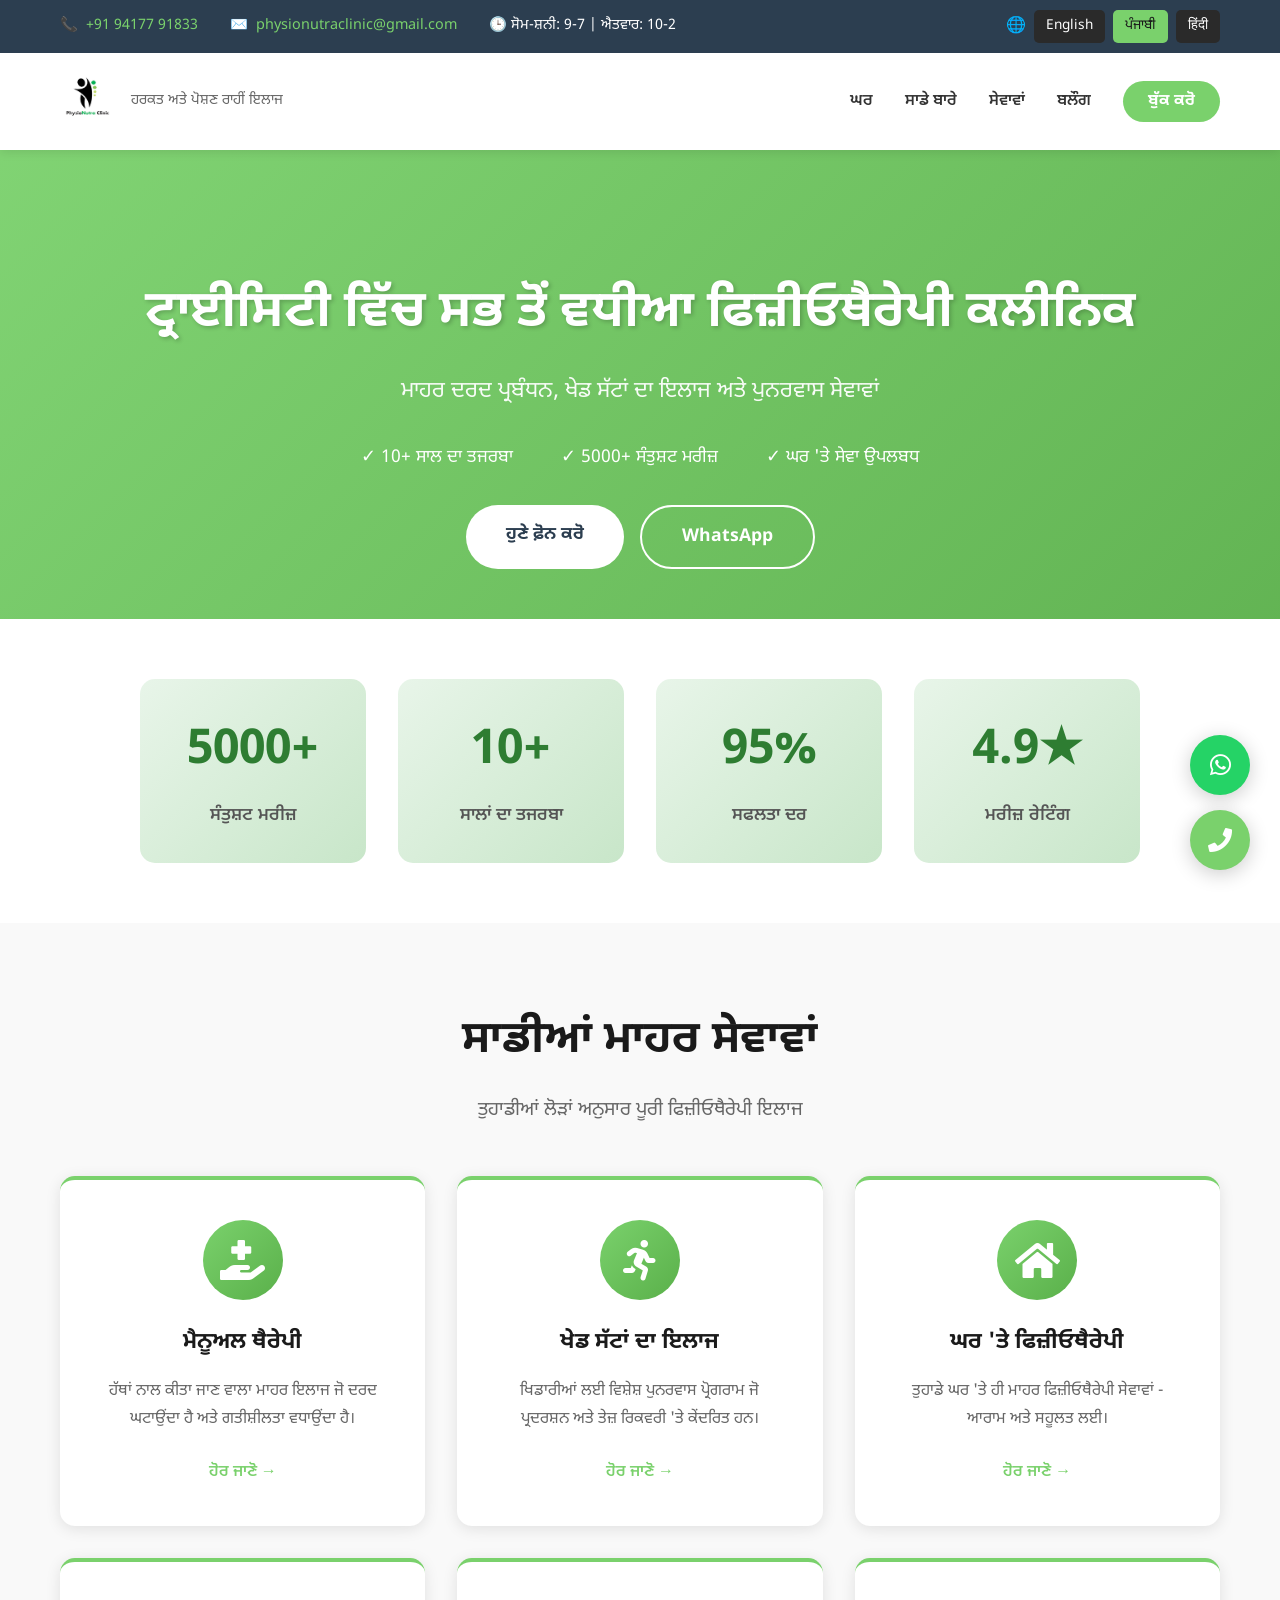
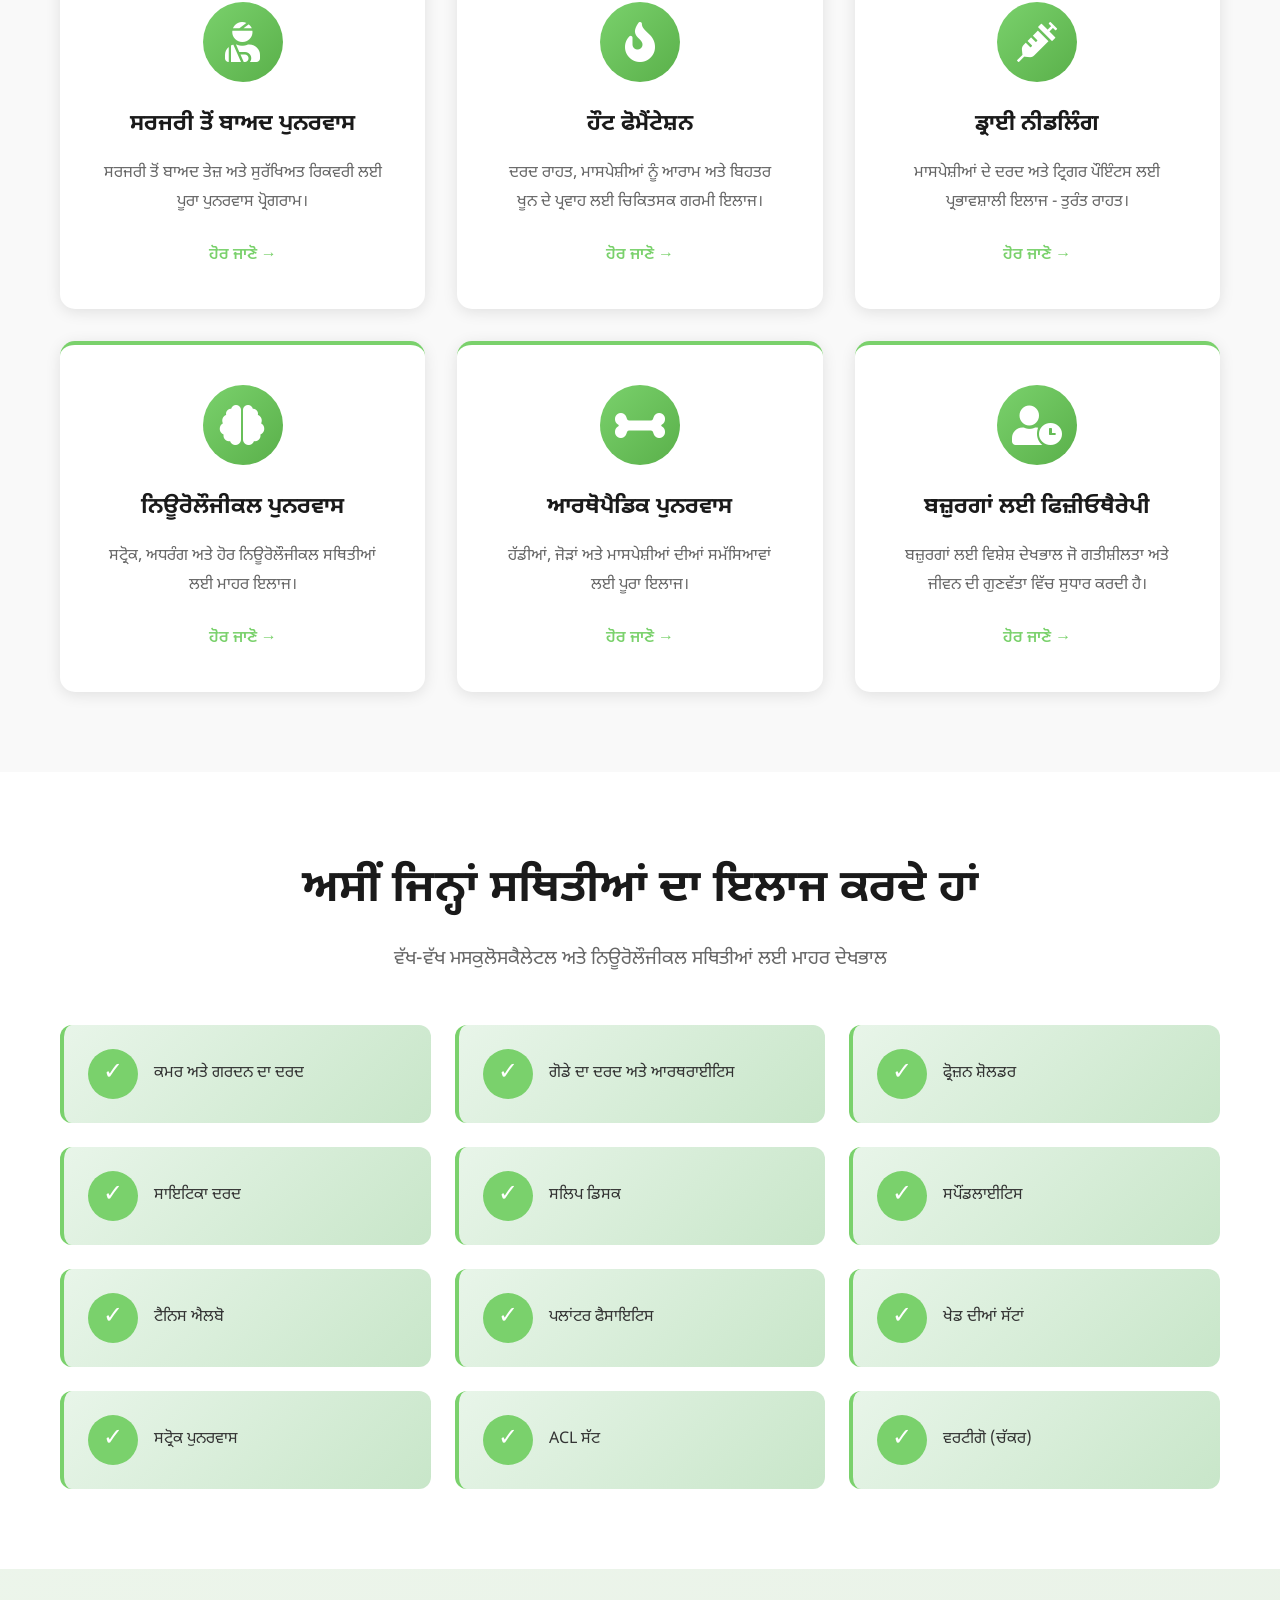
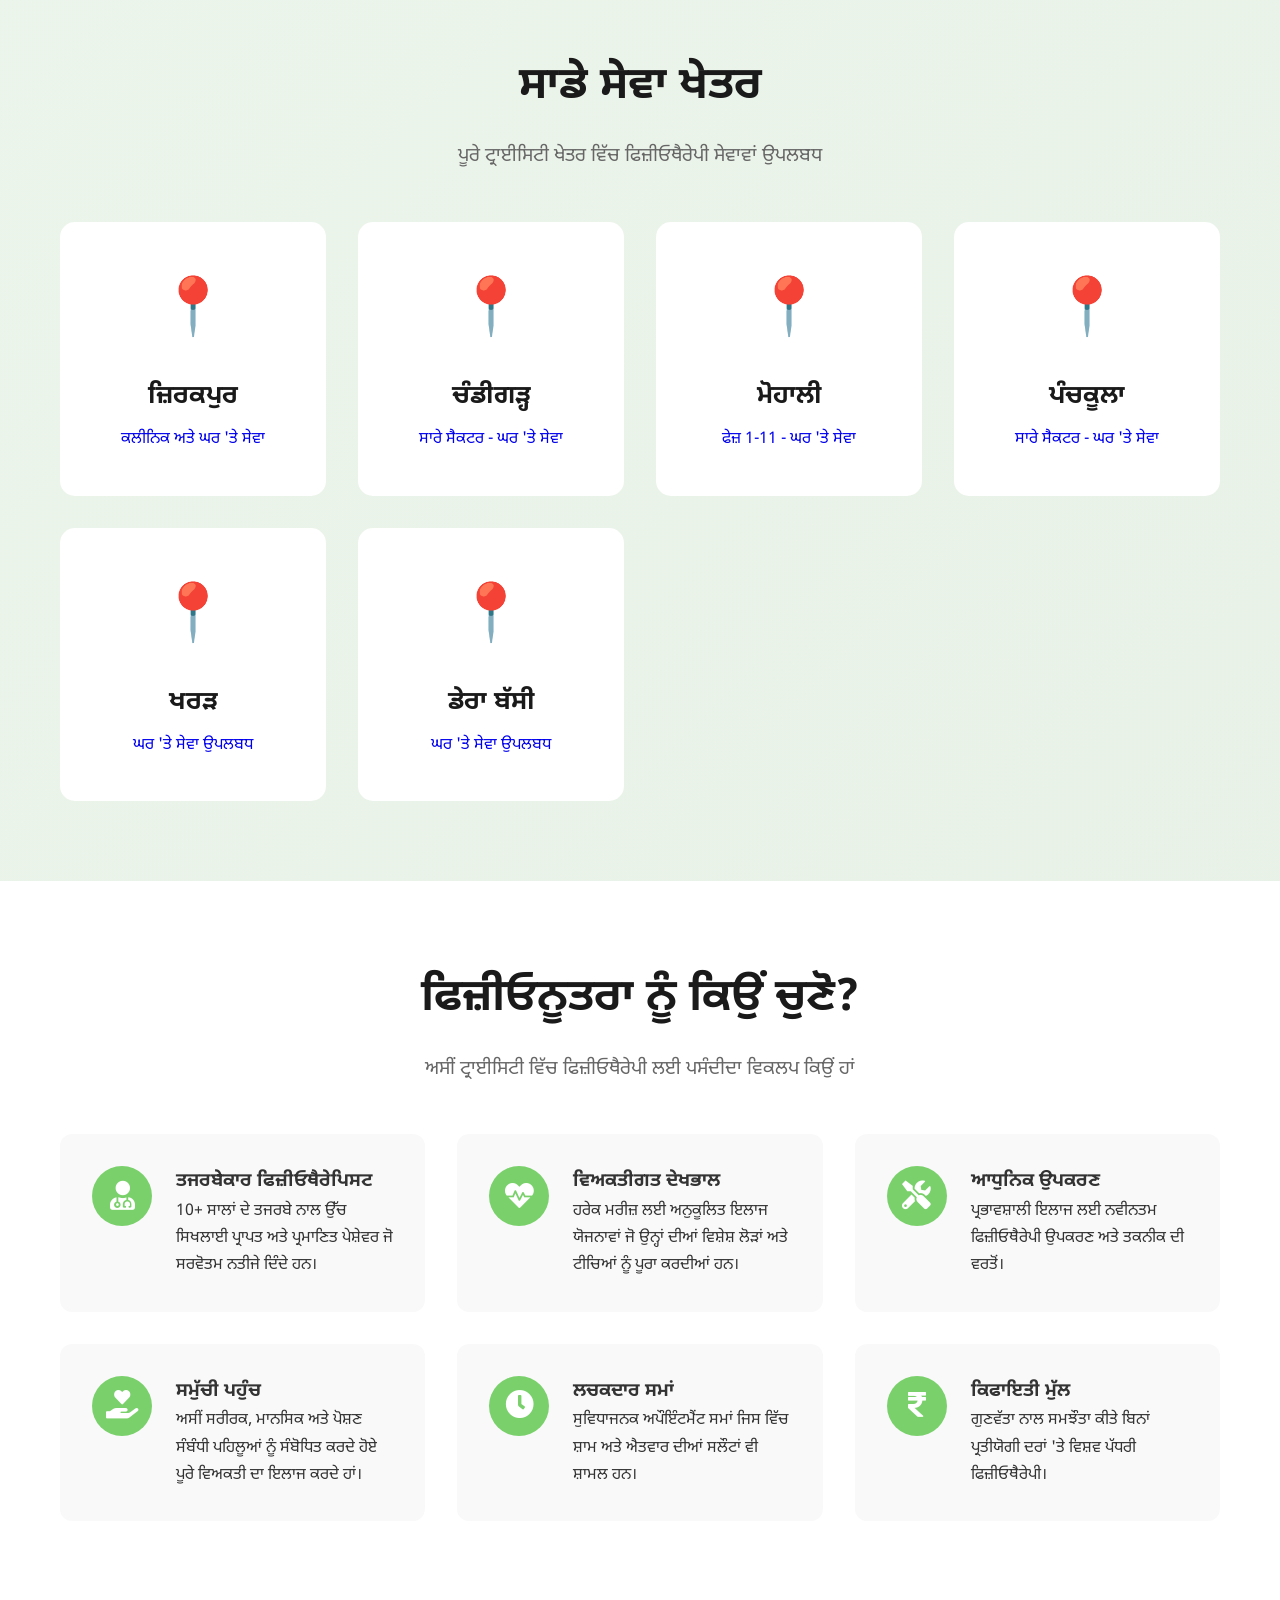
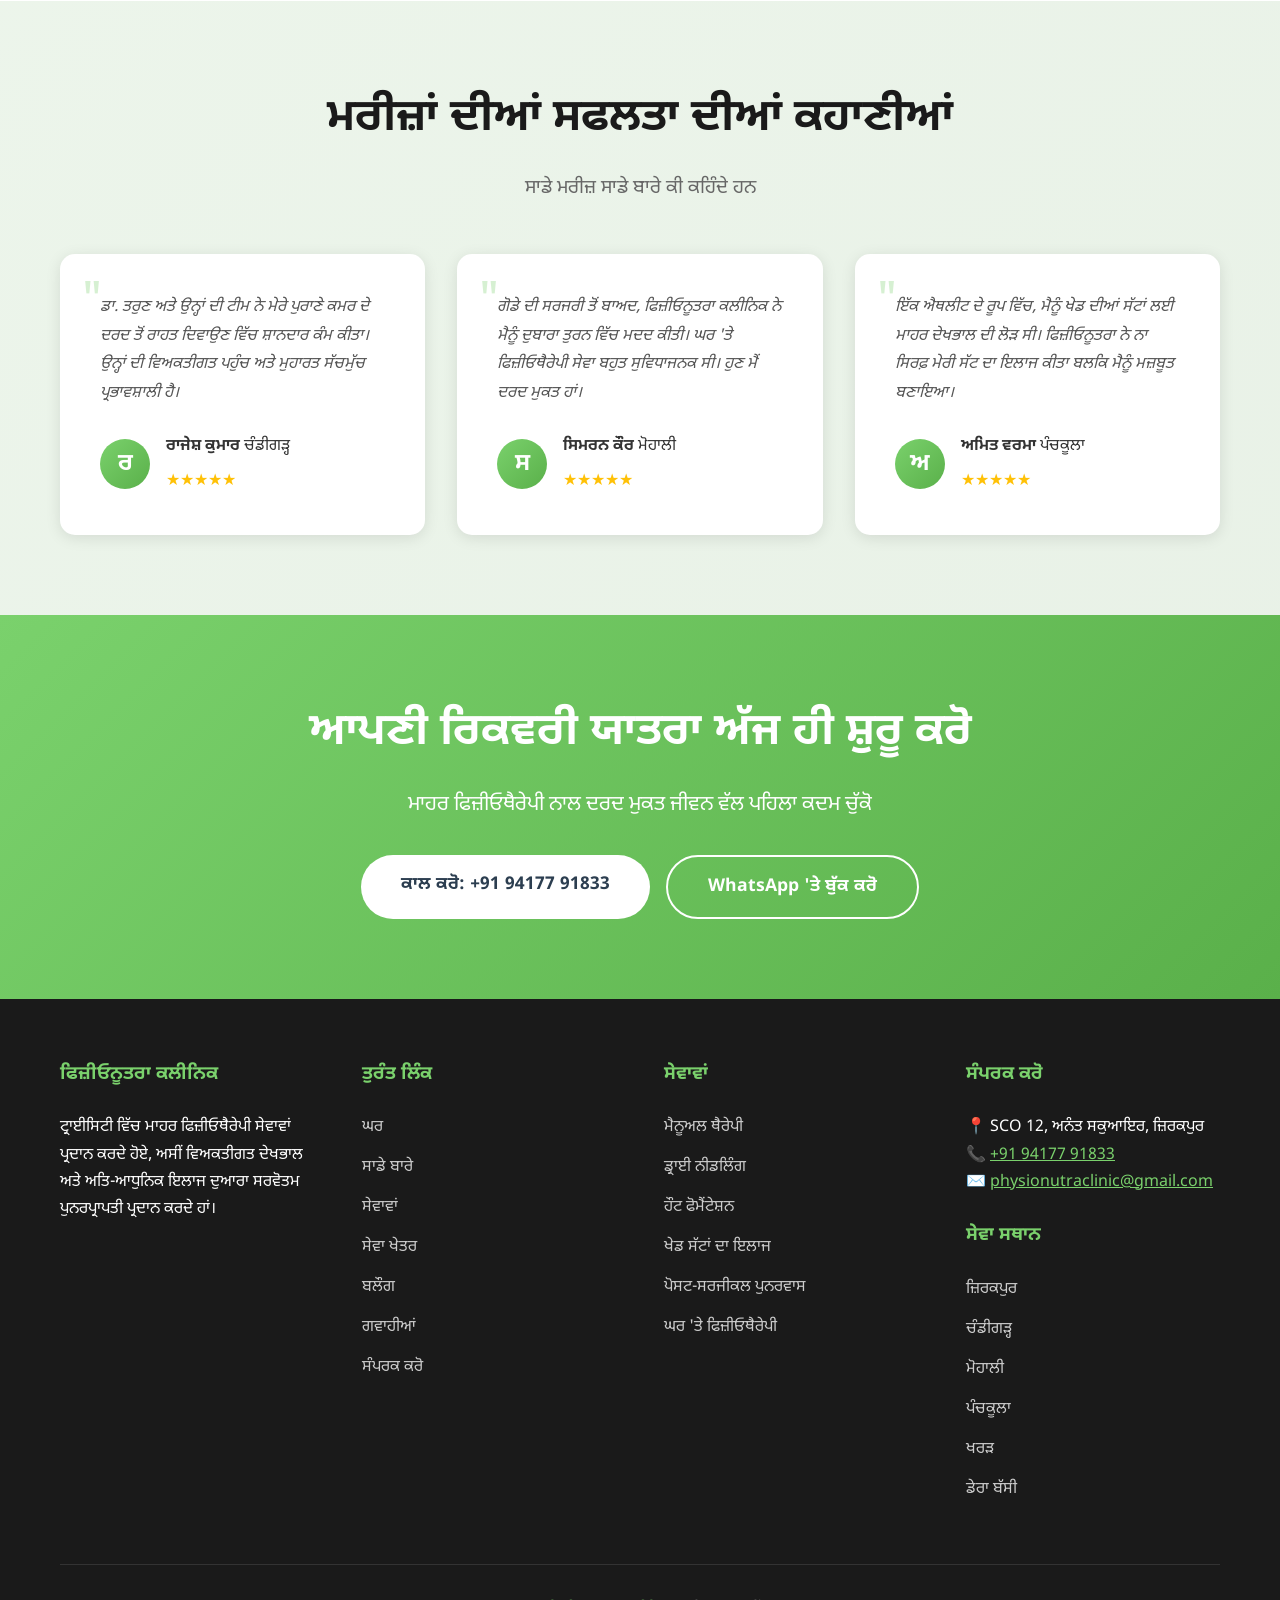
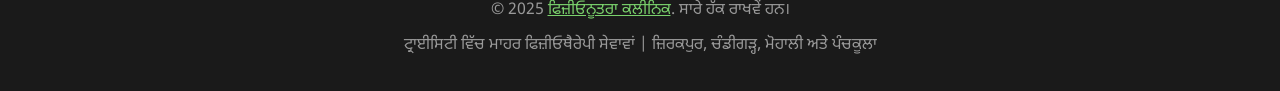
<file: pa/index.html>
<!DOCTYPE html>
<html lang="pa">
<head>
    <script async src="https://www.googletagmanager.com/gtag/js?id=G-45SFLN5B7J"></script>
    <script>
        window.dataLayer = window.dataLayer || [];
        function gtag(){dataLayer.push(arguments);}
        gtag('js', new Date());
        gtag('config', 'G-45SFLN5B7J');
    </script>
    
    <meta charset="UTF-8">
    <meta name="viewport" content="width=device-width, initial-scale=1.0">
    <meta name="robots" content="index, follow, max-video-preview:-1, max-image-preview:large">
    <link rel="icon" href="/favicon.png" type="image/png" />
    
    <title>ਫਿਜ਼ੀਓਨੂਤਰਾ ਕਲੀਨਿਕ | ਜ਼ਿਰਕਪੁਰ, ਚੰਡੀਗੜ੍ਹ, ਮੋਹਾਲੀ, ਪੰਚਕੂਲਾ ਵਿੱਚ ਸਭ ਤੋਂ ਵਧੀਆ ਫਿਜ਼ੀਓਥੈਰੇਪੀ</title>
    <meta name="description" content="ਟ੍ਰਾਈਸਿਟੀ ਵਿੱਚ ਸਭ ਤੋਂ ਵਧੀਆ ਫਿਜ਼ੀਓਥੈਰੇਪੀ ਕਲੀਨਿਕ | ਕਮਰ ਦਰਦ, ਗਰਦਨ ਦਰਦ, ਗੋਡੇ ਦਾ ਦਰਦ, ਸਪੋਰਟਸ ਸੱਟਾਂ, ਸਲਿਪ ਡਿਸਕ ਦਾ ਇਲਾਜ | ਘਰ 'ਤੇ ਫਿਜ਼ੀਓਥੈਰੇਪੀ ਵੀ ਉਪਲਬਧ">
    
    <link rel="canonical" href="https://physionutraclinic.com/pa/">
    <link rel="alternate" hreflang="en" href="https://physionutraclinic.com/">
    <link rel="alternate" hreflang="pa" href="https://physionutraclinic.com/pa/">
    <link rel="alternate" hreflang="hi" href="https://physionutraclinic.com/hi/">

    <!-- Open Graph / Facebook -->
    <meta property="og:type" content="website">
    <meta property="og:url" content="https://physionutraclinic.com/pa/">
    <meta property="og:title" content="ਫਿਜ਼ੀਓਨੂਤਰਾ ਕਲੀਨਿਕ | ਟ੍ਰਾਈਸਿਟੀ ਵਿੱਚ ਸਭ ਤੋਂ ਵਧੀਆ ਫਿਜ਼ੀਓਥੈਰੇਪੀ">
    <meta property="og:description" content="ਮਾਹਰ ਫਿਜ਼ੀਓਥੈਰੇਪੀ ਸੇਵਾਵਾਂ - ਦਰਦ ਰਾਹਤ, ਖੇਡ ਸੱਟਾਂ ਦਾ ਇਲਾਜ ਅਤੇ ਪੁਨਰਵਾਸ | 10+ ਸਾਲ ਦਾ ਤਜਰਬਾ | 5000+ ਸੰਤੁਸ਼ਟ ਮਰੀਜ਼">
    <meta property="og:image" content="https://physionutraclinic.com/images/logo.png">
    <meta property="og:image:width" content="1200">
    <meta property="og:image:height" content="630">
    <meta property="og:image:alt" content="ਫਿਜ਼ੀਓਨੂਤਰਾ ਕਲੀਨਿਕ ਲੋਗੋ">
    <meta property="og:locale" content="pa_IN">
    <meta property="og:site_name" content="PhysioNutra Clinic">
    
    <!-- Twitter -->
    <meta property="twitter:card" content="summary_large_image">
    <meta property="twitter:url" content="https://physionutraclinic.com/pa/">
    <meta property="twitter:title" content="ਫਿਜ਼ੀਓਨੂਤਰਾ ਕਲੀਨਿਕ | ਟ੍ਰਾਈਸਿਟੀ ਵਿੱਚ ਫਿਜ਼ੀਓਥੈਰੇਪੀ">
    <meta property="twitter:description" content="ਮਾਹਰ ਫਿਜ਼ੀਓਥੈਰੇਪੀ ਸੇਵਾਵਾਂ - ਦਰਦ ਰਾਹਤ, ਖੇਡ ਸੱਟਾਂ ਦਾ ਇਲਾਜ ਅਤੇ ਪੁਨਰਵਾਸ">
    <meta property="twitter:image" content="https://physionutraclinic.com/images/logo.png">
    <meta property="twitter:site" content="@physionutra">
    <meta property="twitter:creator" content="@physionutra">
    
    <!-- Additional Meta Tags -->
    <meta name="theme-color" content="#7ad16c">
    <meta name="apple-mobile-web-app-capable" content="yes">
    <meta name="apple-mobile-web-app-status-bar-style" content="black-translucent">
    <meta name="format-detection" content="telephone=no">
    
    <link href="https://fonts.googleapis.com/css2?family=Noto+Sans+Gurmukhi:wght@400;500;700&display=swap" rel="stylesheet">
    <link rel="stylesheet" href="https://cdnjs.cloudflare.com/ajax/libs/font-awesome/5.15.3/css/all.min.css">

<!-- Enhanced Schema Markup -->
    <script type="application/ld+json">
    {
      "@context": "https://schema.org",
      "@type": "MedicalBusiness",
      "name": "PhysioNutra Clinic",
      "description": "Premier physiotherapy and wellness center in Zirakpur offering sports physiotherapy, orthopedic rehabilitation, pain management, and nutritional counseling",
      "url": "https://physionutraclinic.com",
      "logo": "https://physionutraclinic.com/images/logo.png",
      "image": "https://physionutraclinic.com/images/logo.png",
      "address": {
        "@type": "PostalAddress",
        "streetAddress": "SCO 12, Ananta Square, Zirakpur, Gazipur Rd",
        "addressLocality": "Zirakpur",
        "addressRegion": "Punjab",
        "postalCode": "140603",
        "addressCountry": "IN"
      },
      "geo": {
        "@type": "GeoCoordinates",
        "latitude": "30.6425",
        "longitude": "76.8173"
      },
      "telephone": "+919417791833",
      "email": "physionutraclinic@gmail.com",
      "priceRange": "$$",
      "openingHoursSpecification": [
        {
          "@type": "OpeningHoursSpecification",
          "dayOfWeek": ["Monday", "Tuesday", "Wednesday", "Thursday", "Friday", "Saturday"],
          "opens": "09:00",
          "closes": "19:00"
        },
        {
          "@type": "OpeningHoursSpecification",
          "dayOfWeek": "Sunday",
          "opens": "10:00",
          "closes": "14:00"
        }
      ],
      "areaServed": [
        {"@type": "City", "name": "Zirakpur"},
        {"@type": "City", "name": "Chandigarh"},
        {"@type": "City", "name": "Mohali"},
        {"@type": "City", "name": "Panchkula"},
        {"@type": "City", "name": "Kharar"}
      ],
      "aggregateRating": {
        "@type": "AggregateRating",
        "ratingValue": "4.9",
        "reviewCount": "250"
      }
    }
    </script>

    <!-- Local Business Schema -->
    <script type="application/ld+json">
    {
      "@context": "https://schema.org",
      "@type": "LocalBusiness",
      "name": "PhysioNutra Clinic",
      "image": "https://physionutraclinic.com/images/logo.png",
      "url": "https://physionutraclinic.com",
      "telephone": "+919417791833",
      "address": {
        "@type": "PostalAddress",
        "streetAddress": "",
        "addressLocality": "Zirakpur",
        "addressRegion": "Punjab",
        "postalCode": "",
        "addressCountry": "IN"
      },
      "geo": {
        "@type": "GeoCoordinates",
        "latitude": 30.6425,
        "longitude": 76.8173
      },
      "openingHoursSpecification": [
        {
          "@type": "OpeningHoursSpecification",
          "dayOfWeek": ["Monday", "Tuesday", "Wednesday", "Thursday", "Friday", "Saturday"],
          "opens": "09:00",
          "closes": "19:00"
        },
        {
          "@type": "OpeningHoursSpecification",
          "dayOfWeek": "Sunday",
          "opens": "10:00",
          "closes": "14:00"
        }
      ],
      "aggregateRating": {
        "@type": "AggregateRating",
        "ratingValue": "4.8",
        "reviewCount": "150"
      }
    }
    </script>
    
    <script type="application/ld+json">
    {
      "@context": "https://schema.org",
      "@type": "MedicalBusiness",
      "name": "PhysioNutra Clinic",
      "alternateName": "ਫਿਜ਼ੀਓਨੂਤਰਾ ਕਲੀਨਿਕ",
      "url": "https://physionutraclinic.com/pa/",
      "telephone": "+919417791833",
      "address": {
        "@type": "PostalAddress",
        "streetAddress": "SCO 12, Ananta Square",
        "addressLocality": "Zirakpur",
        "addressRegion": "Punjab",
        "postalCode": "140603",
        "addressCountry": "IN"
      },
      "areaServed": [
        {"@type": "City", "name": "Zirakpur"},
        {"@type": "City", "name": "Chandigarh"},
        {"@type": "City", "name": "Mohali"},
        {"@type": "City", "name": "Panchkula"}
      ],
      "inLanguage": ["pa", "en", "hi"]
    }
    </script>

    <style>
        * { margin: 0; padding: 0; box-sizing: border-box; }
        body { font-family: 'Noto Sans Gurmukhi', sans-serif; line-height: 1.7; color: #333; background: #f9f9f9; }
        .container { max-width: 1200px; margin: 0 auto; padding: 0 20px; }
        
        header { background: #fff; box-shadow: 0 2px 10px rgba(0,0,0,0.1); position: sticky; top: 0; z-index: 1000; }
        .header-top { background: #2c3e50; color: #fff; padding: 10px 0; }
        .header-top-content { display: flex; justify-content: space-between; align-items: center; flex-wrap: wrap; gap: 1rem; }
        .header-contact { display: flex; gap: 2rem; flex-wrap: wrap; }
        .header-contact-item { display: flex; align-items: center; gap: 0.5rem; font-size: 0.9rem; }
        .header-contact-item a { color: #7ad16c; text-decoration: none; }
        
        .language-switcher { display: flex; gap: 0.5rem; align-items: center; }
        .lang-btn { padding: 5px 12px; background: #2a2a2a; color: #fff; text-decoration: none; border-radius: 5px; font-size: 0.85rem; transition: all 0.3s; }
        .lang-btn:hover, .lang-btn.active { background: #7ad16c; color: #1a1a1a; }
        
        .header-main { padding: 1rem 0; }
        .header-main-content { display: flex; justify-content: space-between; align-items: center; }
        .logo-section { display: flex; align-items: center; gap: 1rem; }
        .logo { height: 55px; }
        .tagline { font-size: 0.9rem; color: #666; }
        
        nav ul { display: flex; list-style: none; gap: 2rem; align-items: center; }
        nav a { text-decoration: none; color: #333; font-weight: 600; transition: color 0.3s; }
        nav a:hover { color: #7ad16c; }
        .cta-button { padding: 10px 25px; background: #7ad16c; color: #fff !important; border-radius: 25px; font-weight: bold; }
        .mobile-menu-toggle { display: none; background: none; border: none; font-size: 1.5rem; cursor: pointer; }
        
        .hero-section { background: linear-gradient(135deg, rgba(122, 209, 108, 0.95), rgba(90, 176, 74, 0.95)); color: white; padding: 120px 0 80px; text-align: center; }
        .hero-content h1 { font-size: 3.2rem; margin-bottom: 1rem; font-weight: 700; text-shadow: 2px 2px 4px rgba(0,0,0,0.2); }
        .hero-content .subtitle { font-size: 1.4rem; margin-bottom: 2rem; opacity: 0.95; }
        
        .hero-features { display: flex; justify-content: center; gap: 3rem; margin: 2rem 0; flex-wrap: wrap; }
        .hero-feature { display: flex; align-items: center; gap: 0.5rem; font-size: 1.1rem; }
        
        .hero-buttons { display: flex; gap: 1rem; justify-content: center; flex-wrap: wrap; margin-top: 2rem; }
        .btn-primary, .btn-secondary { padding: 15px 40px; border-radius: 50px; font-weight: bold; text-decoration: none; transition: all 0.3s; font-size: 1.1rem; }
        .btn-primary { background: white; color: #2c3e50; }
        .btn-primary:hover { background: #f0f0f0; transform: translateY(-3px); }
        .btn-secondary { background: transparent; color: white; border: 2px solid white; }
        .btn-secondary:hover { background: white; color: #2c3e50; }
        
        .stats-section { background: white; padding: 60px 0; margin-top: -30px; position: relative; z-index: 10; }
        .stats-container { display: grid; grid-template-columns: repeat(auto-fit, minmax(200px, 1fr)); gap: 2rem; max-width: 1000px; margin: 0 auto; }
        .stat-card { text-align: center; padding: 2rem; border-radius: 15px; background: linear-gradient(135deg, #e8f5e9, #c8e6c9); transition: all 0.3s; }
        .stat-card:hover { transform: translateY(-5px); box-shadow: 0 10px 30px rgba(0,0,0,0.1); }
        .stat-number { font-size: 3rem; font-weight: 700; color: #2e7d32; margin-bottom: 0.5rem; }
        .stat-label { font-size: 1.1rem; color: #555; font-weight: 600; }
        
        .services-section { padding: 80px 0; background: #f9f9f9; }
        .section-title { text-align: center; font-size: 2.8rem; color: #1a1a1a; margin-bottom: 1rem; font-weight: 700; }
        .section-subtitle { text-align: center; font-size: 1.2rem; color: #666; max-width: 700px; margin: 0 auto 3rem; }
        
        .services-grid { display: grid; grid-template-columns: repeat(auto-fit, minmax(300px, 1fr)); gap: 2rem; margin-top: 3rem; }
        .service-card { background: white; padding: 2.5rem; border-radius: 15px; box-shadow: 0 3px 15px rgba(0,0,0,0.1); transition: all 0.3s; text-align: center; border-top: 4px solid #7ad16c; }
        .service-card:hover { transform: translateY(-10px); box-shadow: 0 10px 30px rgba(122, 209, 108, 0.3); }
        .service-icon { width: 80px; height: 80px; background: linear-gradient(135deg, #7ad16c, #5ab04a); border-radius: 50%; display: flex; align-items: center; justify-content: center; color: white; font-size: 2.5rem; margin: 0 auto 1.5rem; }
        .service-card h3 { color: #1a1a1a; margin-bottom: 1rem; font-weight: 700; font-size: 1.4rem; }
        .service-card p { color: #666; line-height: 1.8; margin-bottom: 1.5rem; }
        .service-link { color: #7ad16c; text-decoration: none; font-weight: 600; display: inline-flex; align-items: center; gap: 0.5rem; }
        
        .conditions-section { padding: 80px 0; background: white; }
        .conditions-grid { display: grid; grid-template-columns: repeat(auto-fit, minmax(280px, 1fr)); gap: 1.5rem; margin-top: 3rem; }
        .condition-card { background: linear-gradient(135deg, #e8f5e9, #c8e6c9); padding: 1.5rem; border-radius: 12px; display: flex; align-items: center; gap: 1rem; transition: all 0.3s; border-left: 4px solid #7ad16c; }
        .condition-card:hover { transform: translateX(5px); box-shadow: 0 5px 15px rgba(0,0,0,0.1); }
        .condition-icon { width: 50px; height: 50px; background: #7ad16c; border-radius: 50%; display: flex; align-items: center; justify-content: center; color: white; font-size: 1.5rem; flex-shrink: 0; }
        
        .locations-section { padding: 80px 0; background: linear-gradient(135deg, rgba(122, 209, 108, 0.1), rgba(90, 176, 74, 0.1)); }
        .locations-grid { display: grid; grid-template-columns: repeat(auto-fit, minmax(250px, 1fr)); gap: 2rem; margin-top: 3rem; }
        .location-card { background: white; padding: 2.5rem; border-radius: 15px; text-align: center; transition: all 0.3s; text-decoration: none; display: block; border: 2px solid transparent; }
        .location-card:hover { transform: translateY(-5px); box-shadow: 0 10px 30px rgba(122, 209, 108, 0.3); border-color: #7ad16c; }
        .location-icon { font-size: 3.5rem; margin-bottom: 1rem; }
        .location-card h3 { font-size: 1.6rem; margin-bottom: 0.5rem; color: #1a1a1a; font-weight: 700; }
        
        .why-choose-section { padding: 80px 0; background: white; }
        .why-grid { display: grid; grid-template-columns: repeat(auto-fit, minmax(280px, 1fr)); gap: 2rem; margin-top: 3rem; }
        .why-card { background: #f9f9f9; padding: 2rem; border-radius: 12px; display: flex; gap: 1.5rem; transition: all 0.3s; }
        .why-card:hover { background: white; box-shadow: 0 5px 15px rgba(0,0,0,0.1); transform: translateY(-3px); }
        .why-icon { width: 60px; height: 60px; background: #7ad16c; border-radius: 50%; display: flex; align-items: center; justify-content: center; color: white; font-size: 1.8rem; flex-shrink: 0; }
        
        .testimonials-section { padding: 80px 0; background: linear-gradient(135deg, rgba(122, 209, 108, 0.1), rgba(90, 176, 74, 0.1)); }
        .testimonials-grid { display: grid; grid-template-columns: repeat(auto-fit, minmax(300px, 1fr)); gap: 2rem; margin-top: 3rem; }
        .testimonial-card { background: white; padding: 2.5rem; border-radius: 15px; box-shadow: 0 3px 15px rgba(0,0,0,0.1); position: relative; }
        .quote-icon { font-size: 3rem; color: #7ad16c; opacity: 0.3; position: absolute; top: 10px; left: 20px; }
        .testimonial-text { font-style: italic; color: #555; margin-bottom: 1.5rem; line-height: 1.8; position: relative; z-index: 1; }
        .testimonial-author { display: flex; align-items: center; gap: 1rem; }
        .author-avatar { width: 50px; height: 50px; background: linear-gradient(135deg, #7ad16c, #5ab04a); border-radius: 50%; display: flex; align-items: center; justify-content: center; color: white; font-size: 1.5rem; font-weight: bold; }
        .rating { color: #ffc107; margin-top: 0.5rem; }
        
        .cta-section { padding: 80px 0; text-align: center; background: linear-gradient(135deg, #7ad16c, #5ab04a); color: white; }
        .cta-content h2 { font-size: 2.8rem; margin-bottom: 1rem; font-weight: 700; }
        .cta-content p { font-size: 1.3rem; margin-bottom: 2rem; max-width: 700px; margin-left: auto; margin-right: auto; }
        
        footer { background: #1a1a1a; color: #fff; padding: 60px 0 0; }
        .footer-content { display: grid; grid-template-columns: repeat(auto-fit, minmax(250px, 1fr)); gap: 3rem; margin-bottom: 3rem; }
        .footer-section h3 { color: #7ad16c; margin-bottom: 1.5rem; }
        .footer-links { list-style: none; }
        .footer-links li { margin-bottom: 0.8rem; }
        .footer-links a { color: #ccc; text-decoration: none; }
        .footer-links a:hover { color: #7ad16c; }
        .footer-bottom { border-top: 1px solid #333; padding: 2rem 0; text-align: center; color: #999; }
        
        .floating-buttons { position: fixed; bottom: 30px; right: 30px; z-index: 999; display: flex; flex-direction: column; gap: 15px; }
        .floating-btn { width: 60px; height: 60px; border-radius: 50%; display: flex; align-items: center; justify-content: center; color: white; font-size: 1.5rem; box-shadow: 0 4px 20px rgba(0, 0, 0, 0.2); transition: all 0.3s; text-decoration: none; }
        .whatsapp-btn { background: #25D366; }
        .phone-btn { background: #7ad16c; }
        .floating-btn:hover { transform: scale(1.1); }
        
        @media (max-width: 768px) {
            .mobile-menu-toggle { display: block; }
            nav ul { display: none; position: absolute; top: 100%; left: 0; right: 0; background: white; flex-direction: column; padding: 1rem; }
            nav ul.active { display: flex; }
            .hero-content h1 { font-size: 2.2rem; }
            .section-title { font-size: 2rem; }
        }
    </style>
</head>
<body>
    <header>
        <div class="header-top">
            <div class="container">
                <div class="header-top-content">
                    <div class="header-contact">
                        <div class="header-contact-item">📞 <a href="tel:+919417791833">+91 94177 91833</a></div>
                        <div class="header-contact-item">✉️ <a href="mailto:physionutraclinic@gmail.com">physionutraclinic@gmail.com</a></div>
                        <div class="header-contact-item">🕒 ਸੋਮ-ਸ਼ਨੀ: 9-7 | ਐਤਵਾਰ: 10-2</div>
                    </div>
                    <div style="display: flex; align-items: center; gap: 1.5rem;">
                        <div class="language-switcher">
                            <span>🌐</span>
                            <a href="/" class="lang-btn">English</a>
                            <a href="/pa/" class="lang-btn active">ਪੰਜਾਬੀ</a>
                            <a href="/hi/" class="lang-btn">हिंदी</a>
                        </div>
                    </div>
                </div>
            </div>
        </div>

        <div class="header-main">
            <div class="container">
                <div class="header-main-content">
                    <div class="logo-section">
                        <a href="/pa/"><img src="../images/logo.png" alt="PhysioNutra Clinic" class="logo"></a>
                        <div class="tagline">ਹਰਕਤ ਅਤੇ ਪੋਸ਼ਣ ਰਾਹੀਂ ਇਲਾਜ</div>
                    </div>
                    <nav>
                        <button class="mobile-menu-toggle">☰</button>
                        <ul id="mainMenu">
                            <li><a href="/pa/">ਘਰ</a></li>
                            <li><a href="/about/">ਸਾਡੇ ਬਾਰੇ</a></li>
                            <li><a href="/services/">ਸੇਵਾਵਾਂ</a></li>
                            <li><a href="/blogs/">ਬਲੌਗ</a></li>
                            <li><a href="tel:+919417791833" class="cta-button">ਬੁੱਕ ਕਰੋ</a></li>
                        </ul>
                    </nav>
                </div>
            </div>
        </div>
    </header>

    <section class="hero-section">
        <div class="container">
            <div class="hero-content">
                <h1>ਟ੍ਰਾਈਸਿਟੀ ਵਿੱਚ ਸਭ ਤੋਂ ਵਧੀਆ ਫਿਜ਼ੀਓਥੈਰੇਪੀ ਕਲੀਨਿਕ</h1>
                <p class="subtitle">ਮਾਹਰ ਦਰਦ ਪ੍ਰਬੰਧਨ, ਖੇਡ ਸੱਟਾਂ ਦਾ ਇਲਾਜ ਅਤੇ ਪੁਨਰਵਾਸ ਸੇਵਾਵਾਂ</p>
                
                <div class="hero-features">
                    <div class="hero-feature">✓ 10+ ਸਾਲ ਦਾ ਤਜਰਬਾ</div>
                    <div class="hero-feature">✓ 5000+ ਸੰਤੁਸ਼ਟ ਮਰੀਜ਼</div>
                    <div class="hero-feature">✓ ਘਰ 'ਤੇ ਸੇਵਾ ਉਪਲਬਧ</div>
                </div>

                <div class="hero-buttons">
                    <a href="tel:+919417791833" class="btn-primary">ਹੁਣੇ ਫ਼ੋਨ ਕਰੋ</a>
                    <a href="https://wa.me/919417791833" class="btn-secondary">WhatsApp</a>
                </div>
            </div>
        </div>
    </section>

    <section class="stats-section">
        <div class="container">
            <div class="stats-container">
                <div class="stat-card"><div class="stat-number">5000+</div><div class="stat-label">ਸੰਤੁਸ਼ਟ ਮਰੀਜ਼</div></div>
                <div class="stat-card"><div class="stat-number">10+</div><div class="stat-label">ਸਾਲਾਂ ਦਾ ਤਜਰਬਾ</div></div>
                <div class="stat-card"><div class="stat-number">95%</div><div class="stat-label">ਸਫਲਤਾ ਦਰ</div></div>
                <div class="stat-card"><div class="stat-number">4.9★</div><div class="stat-label">ਮਰੀਜ਼ ਰੇਟਿੰਗ</div></div>
            </div>
        </div>
    </section>

    <main>
        <section class="services-section">
            <div class="container">
                <h2 class="section-title">ਸਾਡੀਆਂ ਮਾਹਰ ਸੇਵਾਵਾਂ</h2>
                <p class="section-subtitle">ਤੁਹਾਡੀਆਂ ਲੋੜਾਂ ਅਨੁਸਾਰ ਪੂਰੀ ਫਿਜ਼ੀਓਥੈਰੇਪੀ ਇਲਾਜ</p>
                
                <div class="services-grid">
                    <div class="service-card">
                        <div class="service-icon"><i class="fas fa-hand-holding-medical"></i></div>
                        <h3>ਮੈਨੂਅਲ ਥੈਰੇਪੀ</h3>
                        <p>ਹੱਥਾਂ ਨਾਲ ਕੀਤਾ ਜਾਣ ਵਾਲਾ ਮਾਹਰ ਇਲਾਜ ਜੋ ਦਰਦ ਘਟਾਉਂਦਾ ਹੈ ਅਤੇ ਗਤੀਸ਼ੀਲਤਾ ਵਧਾਉਂਦਾ ਹੈ।</p>
                        <a href="/services/manual-therapy/" class="service-link">ਹੋਰ ਜਾਣੋ →</a>
                    </div>

                    <div class="service-card">
                        <div class="service-icon"><i class="fas fa-running"></i></div>
                        <h3>ਖੇਡ ਸੱਟਾਂ ਦਾ ਇਲਾਜ</h3>
                        <p>ਖਿਡਾਰੀਆਂ ਲਈ ਵਿਸ਼ੇਸ਼ ਪੁਨਰਵਾਸ ਪ੍ਰੋਗਰਾਮ ਜੋ ਪ੍ਰਦਰਸ਼ਨ ਅਤੇ ਤੇਜ਼ ਰਿਕਵਰੀ 'ਤੇ ਕੇਂਦਰਿਤ ਹਨ।</p>
                        <a href="/services/sports-injury-treatment/" class="service-link">ਹੋਰ ਜਾਣੋ →</a>
                    </div>

                    <div class="service-card">
                        <div class="service-icon"><i class="fas fa-home"></i></div>
                        <h3>ਘਰ 'ਤੇ ਫਿਜ਼ੀਓਥੈਰੇਪੀ</h3>
                        <p>ਤੁਹਾਡੇ ਘਰ 'ਤੇ ਹੀ ਮਾਹਰ ਫਿਜ਼ੀਓਥੈਰੇਪੀ ਸੇਵਾਵਾਂ - ਆਰਾਮ ਅਤੇ ਸਹੂਲਤ ਲਈ।</p>
                        <a href="/services/home-physiotherapy-zirakpur/" class="service-link">ਹੋਰ ਜਾਣੋ →</a>
                    </div>

                    <div class="service-card">
                        <div class="service-icon"><i class="fas fa-user-injured"></i></div>
                        <h3>ਸਰਜਰੀ ਤੋਂ ਬਾਅਦ ਪੁਨਰਵਾਸ</h3>
                        <p>ਸਰਜਰੀ ਤੋਂ ਬਾਅਦ ਤੇਜ਼ ਅਤੇ ਸੁਰੱਖਿਅਤ ਰਿਕਵਰੀ ਲਈ ਪੂਰਾ ਪੁਨਰਵਾਸ ਪ੍ਰੋਗਰਾਮ।</p>
                        <a href="/blogs/post-surgical-physiotherapy/" class="service-link">ਹੋਰ ਜਾਣੋ →</a>
                    </div>

                    <div class="service-card">
                        <div class="service-icon"><i class="fas fa-fire"></i></div>
                        <h3>ਹੌਟ ਫੋਮੈਂਟੇਸ਼ਨ</h3>
                        <p>ਦਰਦ ਰਾਹਤ, ਮਾਸਪੇਸ਼ੀਆਂ ਨੂੰ ਆਰਾਮ ਅਤੇ ਬਿਹਤਰ ਖੂਨ ਦੇ ਪ੍ਰਵਾਹ ਲਈ ਚਿਕਿਤਸਕ ਗਰਮੀ ਇਲਾਜ।</p>
                        <a href="/services/hot-fomentation/" class="service-link">ਹੋਰ ਜਾਣੋ →</a>
                    </div>

                    <div class="service-card">
                        <div class="service-icon"><i class="fas fa-syringe"></i></div>
                        <h3>ਡ੍ਰਾਈ ਨੀਡਲਿੰਗ</h3>
                        <p>ਮਾਸਪੇਸ਼ੀਆਂ ਦੇ ਦਰਦ ਅਤੇ ਟ੍ਰਿਗਰ ਪੌਇੰਟਸ ਲਈ ਪ੍ਰਭਾਵਸ਼ਾਲੀ ਇਲਾਜ - ਤੁਰੰਤ ਰਾਹਤ।</p>
                        <a href="/services/dry-needling/" class="service-link">ਹੋਰ ਜਾਣੋ →</a>
                    </div>

                    <div class="service-card">
                        <div class="service-icon"><i class="fas fa-brain"></i></div>
                        <h3>ਨਿਊਰੋਲੌਜੀਕਲ ਪੁਨਰਵਾਸ</h3>
                        <p>ਸਟ੍ਰੋਕ, ਅਧਰੰਗ ਅਤੇ ਹੋਰ ਨਿਊਰੋਲੌਜੀਕਲ ਸਥਿਤੀਆਂ ਲਈ ਮਾਹਰ ਇਲਾਜ।</p>
                        <a href="/services/neurological-rehabilitation/" class="service-link">ਹੋਰ ਜਾਣੋ →</a>
                    </div>

                    <div class="service-card">
                        <div class="service-icon"><i class="fas fa-bone"></i></div>
                        <h3>ਆਰਥੋਪੈਡਿਕ ਪੁਨਰਵਾਸ</h3>
                        <p>ਹੱਡੀਆਂ, ਜੋੜਾਂ ਅਤੇ ਮਾਸਪੇਸ਼ੀਆਂ ਦੀਆਂ ਸਮੱਸਿਆਵਾਂ ਲਈ ਪੂਰਾ ਇਲਾਜ।</p>
                        <a href="/services/orthopedic-rehabilitation/" class="service-link">ਹੋਰ ਜਾਣੋ →</a>
                    </div>

                    <div class="service-card">
                        <div class="service-icon"><i class="fas fa-user-clock"></i></div>
                        <h3>ਬਜ਼ੁਰਗਾਂ ਲਈ ਫਿਜ਼ੀਓਥੈਰੇਪੀ</h3>
                        <p>ਬਜ਼ੁਰਗਾਂ ਲਈ ਵਿਸ਼ੇਸ਼ ਦੇਖਭਾਲ ਜੋ ਗਤੀਸ਼ੀਲਤਾ ਅਤੇ ਜੀਵਨ ਦੀ ਗੁਣਵੱਤਾ ਵਿੱਚ ਸੁਧਾਰ ਕਰਦੀ ਹੈ।</p>
                        <a href="/services/senior-citizen-physiotherapy/" class="service-link">ਹੋਰ ਜਾਣੋ →</a>
                    </div>
                </div>
            </div>
        </section>

        <section class="conditions-section">
            <div class="container">
                <h2 class="section-title">ਅਸੀਂ ਜਿਨ੍ਹਾਂ ਸਥਿਤੀਆਂ ਦਾ ਇਲਾਜ ਕਰਦੇ ਹਾਂ</h2>
                <p class="section-subtitle">ਵੱਖ-ਵੱਖ ਮਸਕੁਲੋਸਕੈਲੇਟਲ ਅਤੇ ਨਿਊਰੋਲੌਜੀਕਲ ਸਥਿਤੀਆਂ ਲਈ ਮਾਹਰ ਦੇਖਭਾਲ</p>
                
                <div class="conditions-grid">
                    <div class="condition-card">
                        <div class="condition-icon">✓</div>
                        <span>ਕਮਰ ਅਤੇ ਗਰਦਨ ਦਾ ਦਰਦ</span>
                    </div>
                    <div class="condition-card">
                        <div class="condition-icon">✓</div>
                        <span>ਗੋਡੇ ਦਾ ਦਰਦ ਅਤੇ ਆਰਥਰਾਈਟਿਸ</span>
                    </div>
                    <div class="condition-card">
                        <div class="condition-icon">✓</div>
                        <span>ਫ੍ਰੋਜ਼ਨ ਸ਼ੋਲਡਰ</span>
                    </div>
                    <div class="condition-card">
                        <div class="condition-icon">✓</div>
                        <span>ਸਾਇਟਿਕਾ ਦਰਦ</span>
                    </div>
                    <div class="condition-card">
                        <div class="condition-icon">✓</div>
                        <span>ਸਲਿਪ ਡਿਸਕ</span>
                    </div>
                    <div class="condition-card">
                        <div class="condition-icon">✓</div>
                        <span>ਸਪੌਂਡਲਾਈਟਿਸ</span>
                    </div>
                    <div class="condition-card">
                        <div class="condition-icon">✓</div>
                        <span>ਟੈਨਿਸ ਐਲਬੋ</span>
                    </div>
                    <div class="condition-card">
                        <div class="condition-icon">✓</div>
                        <span>ਪਲਾਂਟਰ ਫੈਸਾਇਟਿਸ</span>
                    </div>
                    <div class="condition-card">
                        <div class="condition-icon">✓</div>
                        <span>ਖੇਡ ਦੀਆਂ ਸੱਟਾਂ</span>
                    </div>
                    <div class="condition-card">
                        <div class="condition-icon">✓</div>
                        <span>ਸਟ੍ਰੋਕ ਪੁਨਰਵਾਸ</span>
                    </div>
                    <div class="condition-card">
                        <div class="condition-icon">✓</div>
                        <span>ACL ਸੱਟ</span>
                    </div>
                    <div class="condition-card">
                        <div class="condition-icon">✓</div>
                        <span>ਵਰਟੀਗੋ (ਚੱਕਰ)</span>
                    </div>
                </div>
            </div>
        </section>

        <section class="locations-section">
            <div class="container">
                <h2 class="section-title">ਸਾਡੇ ਸੇਵਾ ਖੇਤਰ</h2>
                <p class="section-subtitle">ਪੂਰੇ ਟ੍ਰਾਈਸਿਟੀ ਖੇਤਰ ਵਿੱਚ ਫਿਜ਼ੀਓਥੈਰੇਪੀ ਸੇਵਾਵਾਂ ਉਪਲਬਧ</p>
                
                <div class="locations-grid">
                    <a href="/physiotherapy/zirakpur/" class="location-card">
                        <div class="location-icon">📍</div>
                        <h3>ਜ਼ਿਰਕਪੁਰ</h3>
                        <p>ਕਲੀਨਿਕ ਅਤੇ ਘਰ 'ਤੇ ਸੇਵਾ</p>
                    </a>

                    <a href="/physiotherapy/chandigarh/" class="location-card">
                        <div class="location-icon">📍</div>
                        <h3>ਚੰਡੀਗੜ੍ਹ</h3>
                        <p>ਸਾਰੇ ਸੈਕਟਰ - ਘਰ 'ਤੇ ਸੇਵਾ</p>
                    </a>

                    <a href="/physiotherapy/mohali/" class="location-card">
                        <div class="location-icon">📍</div>
                        <h3>ਮੋਹਾਲੀ</h3>
                        <p>ਫੇਜ਼ 1-11 - ਘਰ 'ਤੇ ਸੇਵਾ</p>
                    </a>

                    <a href="/physiotherapy/panchkula/" class="location-card">
                        <div class="location-icon">📍</div>
                        <h3>ਪੰਚਕੂਲਾ</h3>
                        <p>ਸਾਰੇ ਸੈਕਟਰ - ਘਰ 'ਤੇ ਸੇਵਾ</p>
                    </a>

                    <a href="/physiotherapy/kharar/" class="location-card">
                        <div class="location-icon">📍</div>
                        <h3>ਖਰੜ</h3>
                        <p>ਘਰ 'ਤੇ ਸੇਵਾ ਉਪਲਬਧ</p>
                    </a>

                    <a href="/physiotherapy/dera-bassi/" class="location-card">
                        <div class="location-icon">📍</div>
                        <h3>ਡੇਰਾ ਬੱਸੀ</h3>
                        <p>ਘਰ 'ਤੇ ਸੇਵਾ ਉਪਲਬਧ</p>
                    </a>
                </div>
            </div>
        </section>

        <section class="why-choose-section">
            <div class="container">
                <h2 class="section-title">ਫਿਜ਼ੀਓਨੂਤਰਾ ਨੂੰ ਕਿਉਂ ਚੁਣੋ?</h2>
                <p class="section-subtitle">ਅਸੀਂ ਟ੍ਰਾਈਸਿਟੀ ਵਿੱਚ ਫਿਜ਼ੀਓਥੈਰੇਪੀ ਲਈ ਪਸੰਦੀਦਾ ਵਿਕਲਪ ਕਿਉਂ ਹਾਂ</p>
                
                <div class="why-grid">
                    <div class="why-card">
                        <div class="why-icon"><i class="fas fa-user-md"></i></div>
                        <div class="why-content">
                            <h3>ਤਜਰਬੇਕਾਰ ਫਿਜ਼ੀਓਥੈਰੇਪਿਸਟ</h3>
                            <p>10+ ਸਾਲਾਂ ਦੇ ਤਜਰਬੇ ਨਾਲ ਉੱਚ ਸਿਖਲਾਈ ਪ੍ਰਾਪਤ ਅਤੇ ਪ੍ਰਮਾਣਿਤ ਪੇਸ਼ੇਵਰ ਜੋ ਸਰਵੋਤਮ ਨਤੀਜੇ ਦਿੰਦੇ ਹਨ।</p>
                        </div>
                    </div>

                    <div class="why-card">
                        <div class="why-icon"><i class="fas fa-heartbeat"></i></div>
                        <div class="why-content">
                            <h3>ਵਿਅਕਤੀਗਤ ਦੇਖਭਾਲ</h3>
                            <p>ਹਰੇਕ ਮਰੀਜ਼ ਲਈ ਅਨੁਕੂਲਿਤ ਇਲਾਜ ਯੋਜਨਾਵਾਂ ਜੋ ਉਨ੍ਹਾਂ ਦੀਆਂ ਵਿਸ਼ੇਸ਼ ਲੋੜਾਂ ਅਤੇ ਟੀਚਿਆਂ ਨੂੰ ਪੂਰਾ ਕਰਦੀਆਂ ਹਨ।</p>
                        </div>
                    </div>

                    <div class="why-card">
                        <div class="why-icon"><i class="fas fa-tools"></i></div>
                        <div class="why-content">
                            <h3>ਆਧੁਨਿਕ ਉਪਕਰਣ</h3>
                            <p>ਪ੍ਰਭਾਵਸ਼ਾਲੀ ਇਲਾਜ ਲਈ ਨਵੀਨਤਮ ਫਿਜ਼ੀਓਥੈਰੇਪੀ ਉਪਕਰਣ ਅਤੇ ਤਕਨੀਕ ਦੀ ਵਰਤੋਂ।</p>
                        </div>
                    </div>

                    <div class="why-card">
                        <div class="why-icon"><i class="fas fa-hand-holding-heart"></i></div>
                        <div class="why-content">
                            <h3>ਸਮੁੱਚੀ ਪਹੁੰਚ</h3>
                            <p>ਅਸੀਂ ਸਰੀਰਕ, ਮਾਨਸਿਕ ਅਤੇ ਪੋਸ਼ਣ ਸੰਬੰਧੀ ਪਹਿਲੂਆਂ ਨੂੰ ਸੰਬੋਧਿਤ ਕਰਦੇ ਹੋਏ ਪੂਰੇ ਵਿਅਕਤੀ ਦਾ ਇਲਾਜ ਕਰਦੇ ਹਾਂ।</p>
                        </div>
                    </div>

                    <div class="why-card">
                        <div class="why-icon"><i class="fas fa-clock"></i></div>
                        <div class="why-content">
                            <h3>ਲਚਕਦਾਰ ਸਮਾਂ</h3>
                            <p>ਸੁਵਿਧਾਜਨਕ ਅਪੌਇੰਟਮੈਂਟ ਸਮਾਂ ਜਿਸ ਵਿੱਚ ਸ਼ਾਮ ਅਤੇ ਐਤਵਾਰ ਦੀਆਂ ਸਲੌਟਾਂ ਵੀ ਸ਼ਾਮਲ ਹਨ।</p>
                        </div>
                    </div>

                    <div class="why-card">
                        <div class="why-icon"><i class="fas fa-rupee-sign"></i></div>
                        <div class="why-content">
                            <h3>ਕਿਫਾਇਤੀ ਮੁੱਲ</h3>
                            <p>ਗੁਣਵੱਤਾ ਨਾਲ ਸਮਝੌਤਾ ਕੀਤੇ ਬਿਨਾਂ ਪ੍ਰਤੀਯੋਗੀ ਦਰਾਂ 'ਤੇ ਵਿਸ਼ਵ ਪੱਧਰੀ ਫਿਜ਼ੀਓਥੈਰੇਪੀ।</p>
                        </div>
                    </div>
                </div>
            </div>
        </section>

        <section class="testimonials-section">
            <div class="container">
                <h2 class="section-title">ਮਰੀਜ਼ਾਂ ਦੀਆਂ ਸਫਲਤਾ ਦੀਆਂ ਕਹਾਣੀਆਂ</h2>
                <p class="section-subtitle">ਸਾਡੇ ਮਰੀਜ਼ ਸਾਡੇ ਬਾਰੇ ਕੀ ਕਹਿੰਦੇ ਹਨ</p>
                
                <div class="testimonials-grid">
                    <div class="testimonial-card">
                        <div class="quote-icon">"</div>
                        <p class="testimonial-text">ਡਾ. ਤਰੁਣ ਅਤੇ ਉਨ੍ਹਾਂ ਦੀ ਟੀਮ ਨੇ ਮੇਰੇ ਪੁਰਾਣੇ ਕਮਰ ਦੇ ਦਰਦ ਤੋਂ ਰਾਹਤ ਦਿਵਾਉਣ ਵਿੱਚ ਸ਼ਾਨਦਾਰ ਕੰਮ ਕੀਤਾ। ਉਨ੍ਹਾਂ ਦੀ ਵਿਅਕਤੀਗਤ ਪਹੁੰਚ ਅਤੇ ਮੁਹਾਰਤ ਸੱਚਮੁੱਚ ਪ੍ਰਭਾਵਸ਼ਾਲੀ ਹੈ।</p>
                        <div class="testimonial-author">
                            <div class="author-avatar">ਰ</div>
                            <div class="author-info">
                                <strong>ਰਾਜੇਸ਼ ਕੁਮਾਰ</strong>
                                <span>ਚੰਡੀਗੜ੍ਹ</span>
                                <div class="rating">★★★★★</div>
                            </div>
                        </div>
                    </div>

                    <div class="testimonial-card">
                        <div class="quote-icon">"</div>
                        <p class="testimonial-text">ਗੋਡੇ ਦੀ ਸਰਜਰੀ ਤੋਂ ਬਾਅਦ, ਫਿਜ਼ੀਓਨੂਤਰਾ ਕਲੀਨਿਕ ਨੇ ਮੈਨੂੰ ਦੁਬਾਰਾ ਤੁਰਨ ਵਿੱਚ ਮਦਦ ਕੀਤੀ। ਘਰ 'ਤੇ ਫਿਜ਼ੀਓਥੈਰੇਪੀ ਸੇਵਾ ਬਹੁਤ ਸੁਵਿਧਾਜਨਕ ਸੀ। ਹੁਣ ਮੈਂ ਦਰਦ ਮੁਕਤ ਹਾਂ।</p>
                        <div class="testimonial-author">
                            <div class="author-avatar">ਸ</div>
                            <div class="author-info">
                                <strong>ਸਿਮਰਨ ਕੌਰ</strong>
                                <span>ਮੋਹਾਲੀ</span>
                                <div class="rating">★★★★★</div>
                            </div>
                        </div>
                    </div>

                    <div class="testimonial-card">
                        <div class="quote-icon">"</div>
                        <p class="testimonial-text">ਇੱਕ ਐਥਲੀਟ ਦੇ ਰੂਪ ਵਿੱਚ, ਮੈਨੂੰ ਖੇਡ ਦੀਆਂ ਸੱਟਾਂ ਲਈ ਮਾਹਰ ਦੇਖਭਾਲ ਦੀ ਲੋੜ ਸੀ। ਫਿਜ਼ੀਓਨੂਤਰਾ ਨੇ ਨਾ ਸਿਰਫ਼ ਮੇਰੀ ਸੱਟ ਦਾ ਇਲਾਜ ਕੀਤਾ ਬਲਕਿ ਮੈਨੂੰ ਮਜ਼ਬੂਤ ਬਣਾਇਆ।</p>
                        <div class="testimonial-author">
                            <div class="author-avatar">ਅ</div>
                            <div class="author-info">
                                <strong>ਅਮਿਤ ਵਰਮਾ</strong>
                                <span>ਪੰਚਕੂਲਾ</span>
                                <div class="rating">★★★★★</div>
                            </div>
                        </div>
                    </div>
                </div>
            </div>
        </section>

        <section class="cta-section">
            <div class="container">
                <div class="cta-content">
                    <h2>ਆਪਣੀ ਰਿਕਵਰੀ ਯਾਤਰਾ ਅੱਜ ਹੀ ਸ਼ੁਰੂ ਕਰੋ</h2>
                    <p>ਮਾਹਰ ਫਿਜ਼ੀਓਥੈਰੇਪੀ ਨਾਲ ਦਰਦ ਮੁਕਤ ਜੀਵਨ ਵੱਲ ਪਹਿਲਾ ਕਦਮ ਚੁੱਕੋ</p>
                    <div class="hero-buttons">
                        <a href="tel:+919417791833" class="btn-primary">ਕਾਲ ਕਰੋ: +91 94177 91833</a>
                        <a href="https://wa.me/919417791833?text=ਸਤ%20ਸ੍ਰੀ%20ਅਕਾਲ%2C%20ਮੈਂ%20ਫਿਜ਼ੀਓਥੈਰੇਪੀ%20ਅਪੌਇੰਟਮੈਂਟ%20ਬੁੱਕ%20ਕਰਨਾ%20ਚਾਹੁੰਦਾ%20ਹਾਂ" class="btn-secondary">WhatsApp 'ਤੇ ਬੁੱਕ ਕਰੋ</a>
                    </div>
                </div>
            </div>
        </section>
    </main>

    <footer>
        <div class="container">
            <div class="footer-content">
                <div class="footer-section">
                    <h3>ਫਿਜ਼ੀਓਨੂਤਰਾ ਕਲੀਨਿਕ</h3>
                    <p>ਟ੍ਰਾਈਸਿਟੀ ਵਿੱਚ ਮਾਹਰ ਫਿਜ਼ੀਓਥੈਰੇਪੀ ਸੇਵਾਵਾਂ ਪ੍ਰਦਾਨ ਕਰਦੇ ਹੋਏ, ਅਸੀਂ ਵਿਅਕਤੀਗਤ ਦੇਖਭਾਲ ਅਤੇ ਅਤਿ-ਆਧੁਨਿਕ ਇਲਾਜ ਦੁਆਰਾ ਸਰਵੋਤਮ ਪੁਨਰਪ੍ਰਾਪਤੀ ਪ੍ਰਦਾਨ ਕਰਦੇ ਹਾਂ।</p>
                </div>

                <div class="footer-section">
                    <h3>ਤੁਰੰਤ ਲਿੰਕ</h3>
                    <ul class="footer-links">
                        <li><a href="/pa/">ਘਰ</a></li>
                        <li><a href="/about/">ਸਾਡੇ ਬਾਰੇ</a></li>
                        <li><a href="/services/">ਸੇਵਾਵਾਂ</a></li>
                        <li><a href="/physiotherapy/">ਸੇਵਾ ਖੇਤਰ</a></li>
                        <li><a href="/blogs/">ਬਲੌਗ</a></li>
                        <li><a href="/testimonials/">ਗਵਾਹੀਆਂ</a></li>
                        <li><a href="/contact/">ਸੰਪਰਕ ਕਰੋ</a></li>
                    </ul>
                </div>

                <div class="footer-section">
                  <h3>ਸੇਵਾਵਾਂ</h3>
                    <ul class="footer-links">
                        <li><a href="/services/manual-therapy/">ਮੈਨੂਅਲ ਥੈਰੇਪੀ</a></li>
                        <li><a href="/services/dry-needling/">ਡ੍ਰਾਈ ਨੀਡਲਿੰਗ</a></li>
                        <li><a href="/services/hot-fomentation/">ਹੌਟ ਫੋਮੈਂਟੇਸ਼ਨ</a></li>
                        <li><a href="/services/sports-injury-treatment/">ਖੇਡ ਸੱਟਾਂ ਦਾ ਇਲਾਜ</a></li>
                        <li><a href="/blogs/post-surgical-physiotherapy/">ਪੋਸਟ-ਸਰਜੀਕਲ ਪੁਨਰਵਾਸ</a></li>
                        <li><a href="/services/home-physiotherapy-zirakpur/">ਘਰ 'ਤੇ ਫਿਜ਼ੀਓਥੈਰੇਪੀ</a></li>
                    </ul>
                </div>

                <div class="footer-section">
                    <h3>ਸੰਪਰਕ ਕਰੋ</h3>
                    <p>
                        📍 SCO 12, ਅਨੰਤ ਸਕੁਆਇਰ, ਜ਼ਿਰਕਪੁਰ<br>
                        📞 <a href="tel:+919417791833" style="color: #7ad16c;">+91 94177 91833</a><br>
                        ✉️ <a href="mailto:physionutraclinic@gmail.com" style="color: #7ad16c;">physionutraclinic@gmail.com</a>
                    </p>
                    <h3 style="margin-top: 1.5rem;">ਸੇਵਾ ਸਥਾਨ</h3>
                    <ul class="footer-links">
                        <li><a href="/physiotherapy/zirakpur/">ਜ਼ਿਰਕਪੁਰ</a></li>
                        <li><a href="/physiotherapy/chandigarh/">ਚੰਡੀਗੜ੍ਹ</a></li>
                        <li><a href="/physiotherapy/mohali/">ਮੋਹਾਲੀ</a></li>
                        <li><a href="/physiotherapy/panchkula/">ਪੰਚਕੂਲਾ</a></li>
                        <li><a href="/physiotherapy/kharar/">ਖਰੜ</a></li>
                        <li><a href="/physiotherapy/dera-bassi/">ਡੇਰਾ ਬੱਸੀ</a></li>
                    </ul>
                </div>
            </div>

            <div class="footer-bottom">
                <p>&copy; 2025 <a href="/pa/" style="color: #7ad16c;">ਫਿਜ਼ੀਓਨੂਤਰਾ ਕਲੀਨਿਕ</a>. ਸਾਰੇ ਹੱਕ ਰਾਖਵੇਂ ਹਨ।</p>
                <p style="margin-top: 0.5rem;">ਟ੍ਰਾਈਸਿਟੀ ਵਿੱਚ ਮਾਹਰ ਫਿਜ਼ੀਓਥੈਰੇਪੀ ਸੇਵਾਵਾਂ | ਜ਼ਿਰਕਪੁਰ, ਚੰਡੀਗੜ੍ਹ, ਮੋਹਾਲੀ ਅਤੇ ਪੰਚਕੂਲਾ</p>
            </div>
        </div>
    </footer>

    <!-- Floating Buttons -->
    <div class="floating-buttons">
        <a href="https://wa.me/919417791833?text=ਸਤ%20ਸ੍ਰੀ%20ਅਕਾਲ%2C%20ਮੈਂ%20ਫਿਜ਼ੀਓਥੈਰੇਪੀ%20ਬਾਰੇ%20ਜਾਣਕਾਰੀ%20ਚਾਹੁੰਦਾ%20ਹਾਂ" class="floating-btn whatsapp-btn" aria-label="WhatsApp">
            <i class="fab fa-whatsapp"></i>
        </a>
        <a href="tel:+919417791833" class="floating-btn phone-btn" aria-label="Call">
            <i class="fas fa-phone"></i>
        </a>
    </div>

    <script>
        // Mobile menu toggle
        const menuToggle = document.querySelector('.mobile-menu-toggle');
        const mainMenu = document.getElementById('mainMenu');
        
        if (menuToggle && mainMenu) {
            menuToggle.addEventListener('click', function() {
                mainMenu.classList.toggle('active');
            });

            // Close menu when clicking outside
            document.addEventListener('click', function(e) {
                if (!mainMenu.contains(e.target) && !menuToggle.contains(e.target)) {
                    mainMenu.classList.remove('active');
                }
            });
        }

        // Smooth scroll
        document.querySelectorAll('a[href^="#"]').forEach(anchor => {
            anchor.addEventListener('click', function (e) {
                e.preventDefault();
                const target = document.querySelector(this.getAttribute('href'));
                if (target) {
                    target.scrollIntoView({ behavior: 'smooth' });
                    if (mainMenu) {
                        mainMenu.classList.remove('active');
                    }
                }
            });
        });

        // Scroll animations
        const observerOptions = {
            threshold: 0.1,
            rootMargin: '0px 0px -50px 0px'
        };

        const observer = new IntersectionObserver((entries) => {
            entries.forEach(entry => {
                if (entry.isIntersecting) {
                    entry.target.style.opacity = '1';
                    entry.target.style.transform = 'translateY(0)';
                }
            });
        }, observerOptions);

        document.querySelectorAll('.service-card, .stat-card, .testimonial-card, .condition-card, .location-card, .why-card').forEach(el => {
            el.style.opacity = '0';
            el.style.transform = 'translateY(20px)';
            el.style.transition = 'opacity 0.6s ease, transform 0.6s ease';
            observer.observe(el);
        });

        // Track clicks for analytics
        document.querySelectorAll('a[href^="tel:"], a[href^="https://wa.me"]').forEach(link => {
            link.addEventListener('click', function() {
                if (typeof gtag !== 'undefined') {
                    const type = this.href.includes('wa.me') ? 'whatsapp' : 'phone';
                    gtag('event', 'contact', {
                        'event_category': type,
                        'event_label': 'Punjabi Homepage'
                    });
                }
            });
        });

        // Header scroll effect
        window.addEventListener('scroll', function() {
            const header = document.querySelector('header');
            const currentScroll = window.pageYOffset;
            
            if (currentScroll > 100) {
                header.style.boxShadow = '0 4px 20px rgba(0,0,0,0.15)';
            } else {
                header.style.boxShadow = '0 2px 10px rgba(0,0,0,0.1)';
            }
        });

        // Counter animation for stats
        const animateCounters = () => {
            const counters = document.querySelectorAll('.stat-number');
            counters.forEach(counter => {
                const target = counter.textContent.replace(/[^0-9.]/g, '');
                const isDecimal = counter.textContent.includes('.');
                const suffix = counter.textContent.replace(/[0-9.]/g, '');
                let count = 0;
                const increment = target / 100;
                
                const updateCount = () => {
                    if (count < target) {
                        count += increment;
                        if (isDecimal) {
                            counter.textContent = count.toFixed(1) + suffix;
                        } else {
                            counter.textContent = Math.ceil(count) + suffix;
                        }
                        setTimeout(updateCount, 20);
                    } else {
                        counter.textContent = target + suffix;
                    }
                };
                
                updateCount();
            });
        };

        // Trigger counter animation when stats section is visible
        const statsObserver = new IntersectionObserver((entries) => {
            entries.forEach(entry => {
                if (entry.isIntersecting) {
                    animateCounters();
                    statsObserver.unobserve(entry.target);
                }
            });
        }, { threshold: 0.5 });

        const statsSection = document.querySelector('.stats-section');
        if (statsSection) {
            statsObserver.observe(statsSection);
        }
    </script>
</body>
</html>
</file>
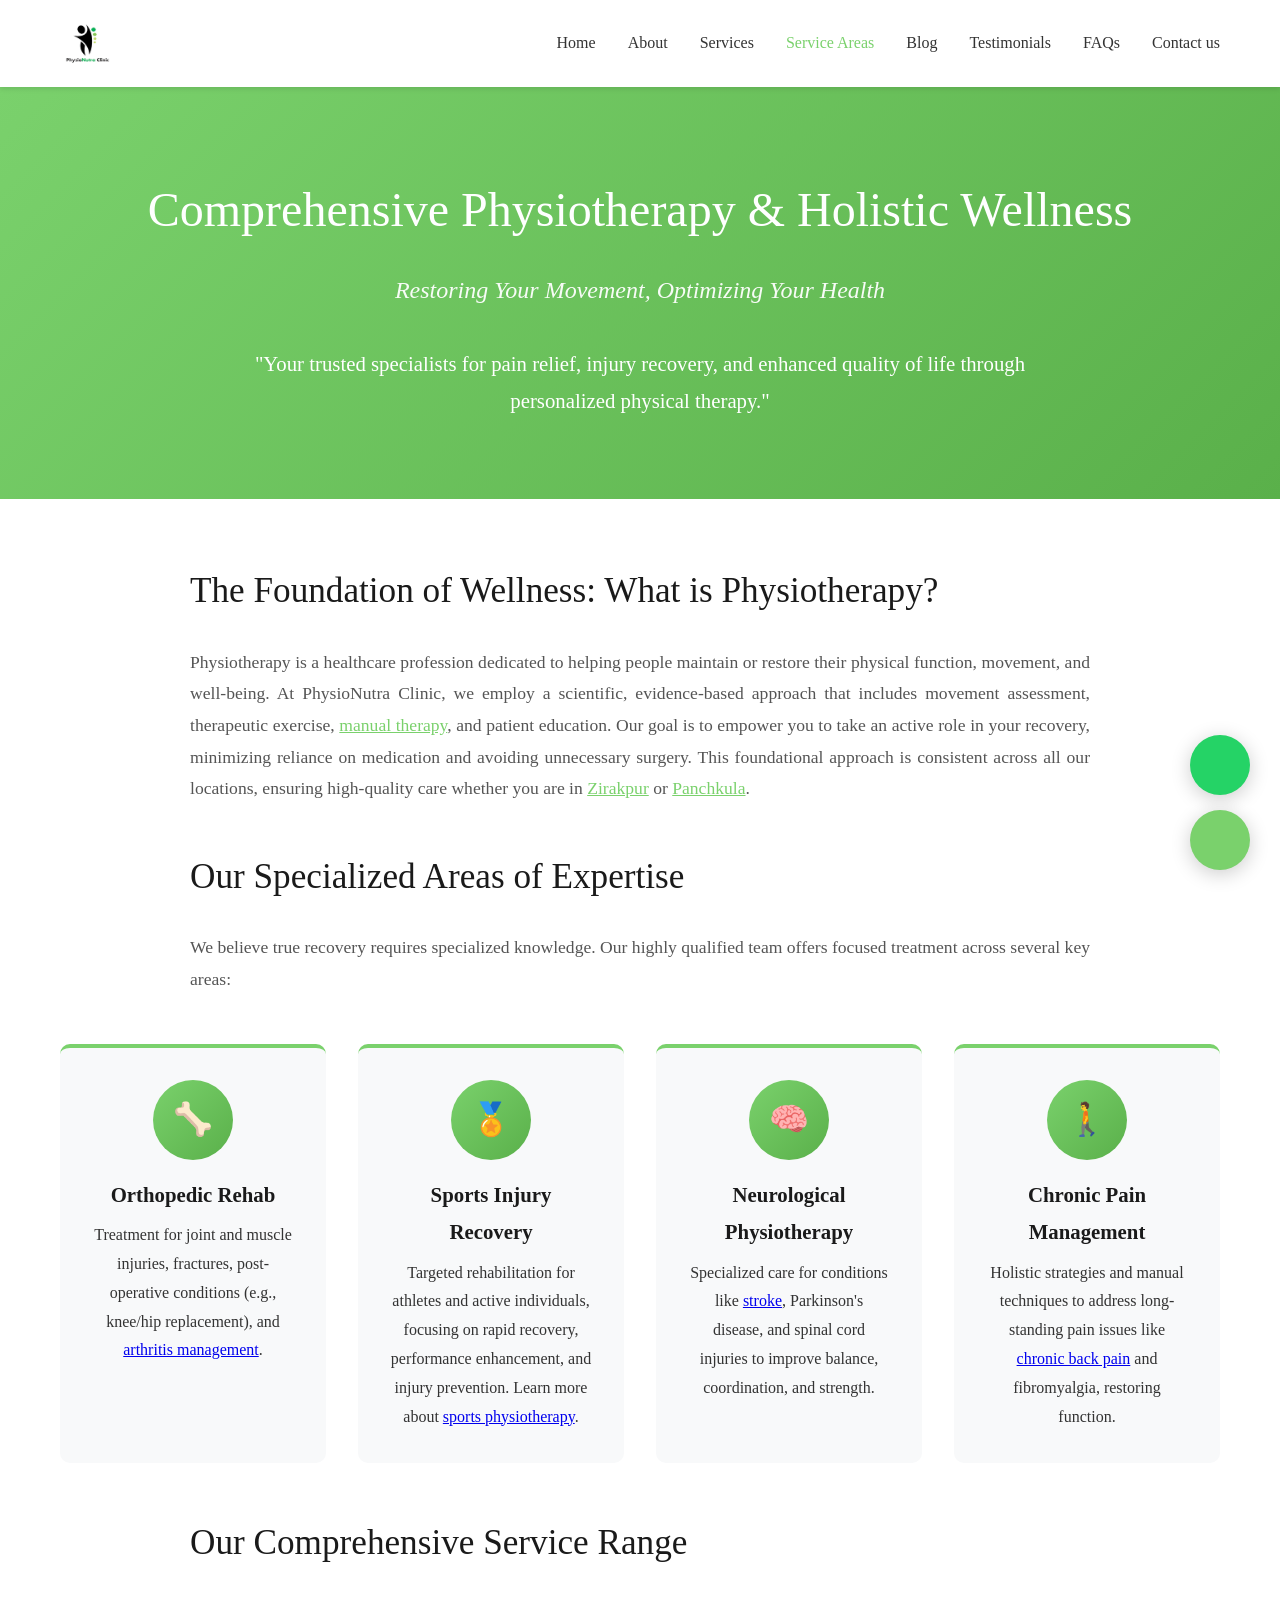
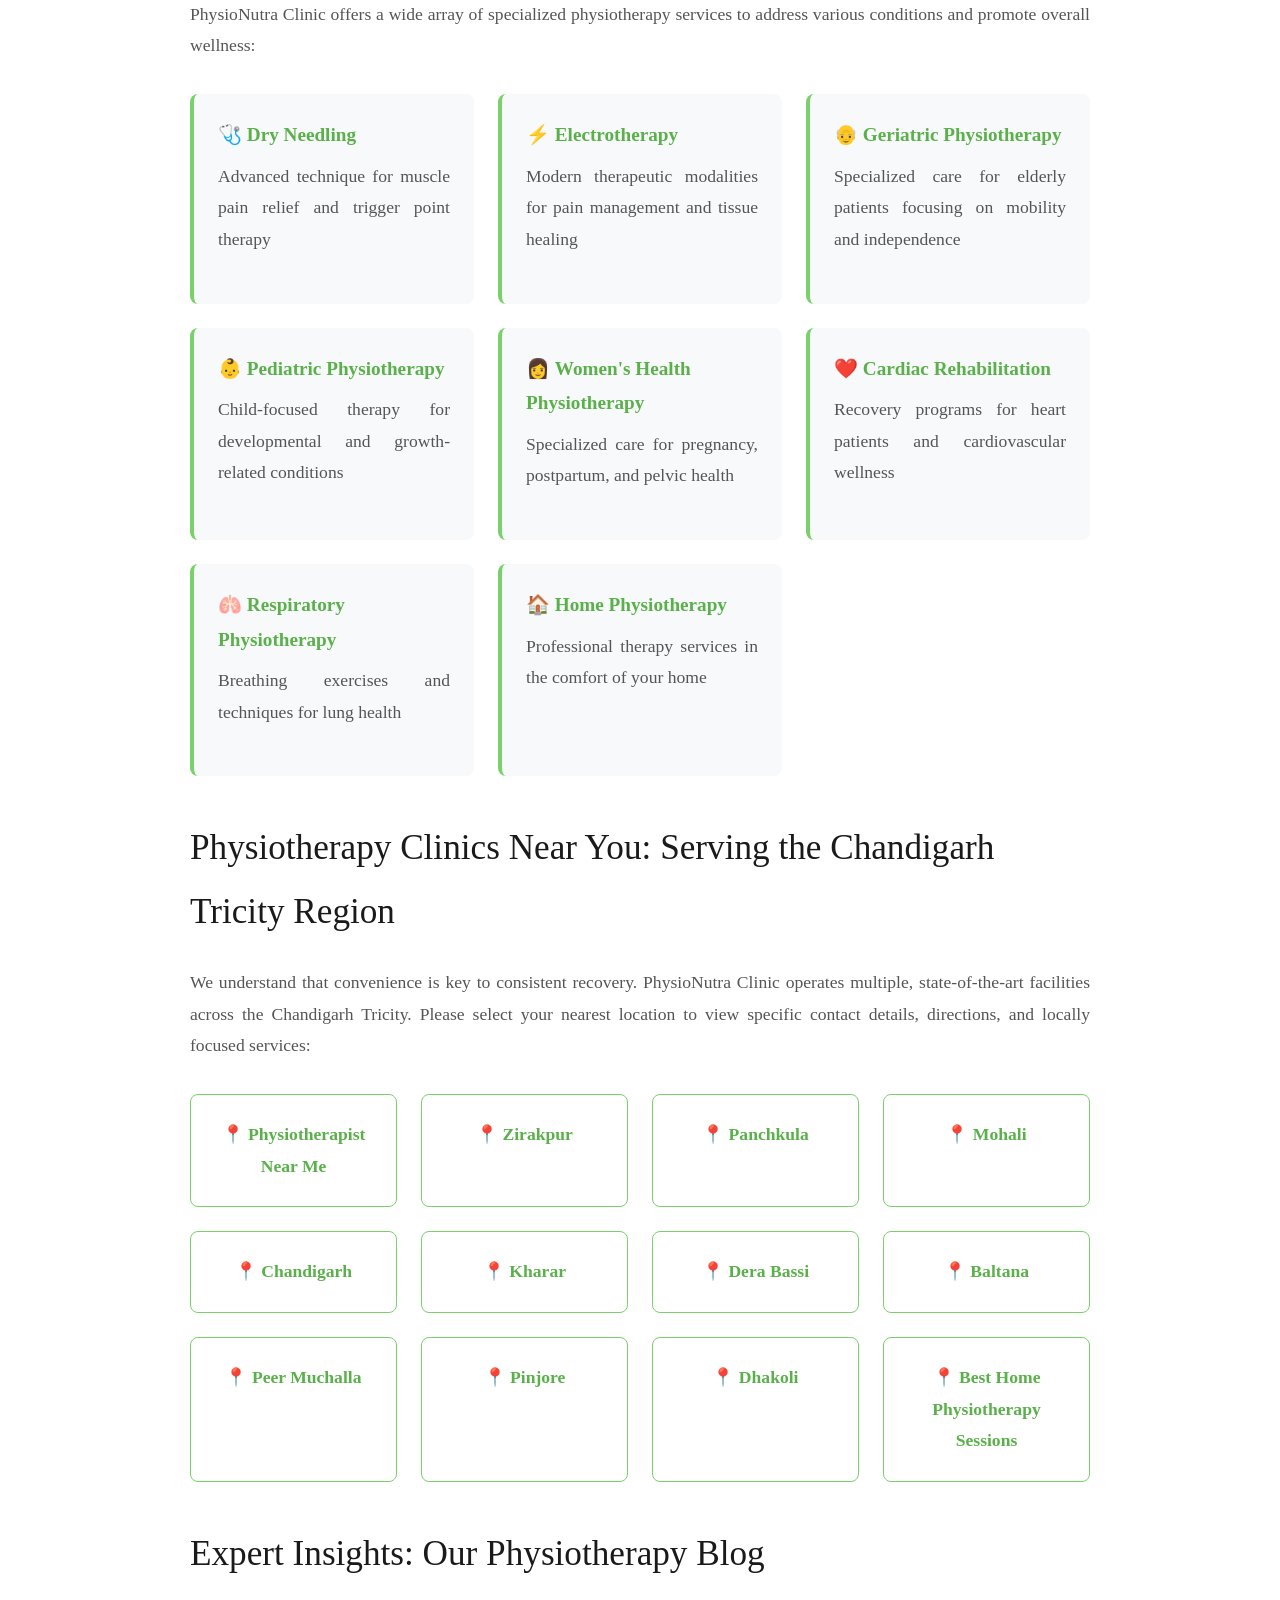
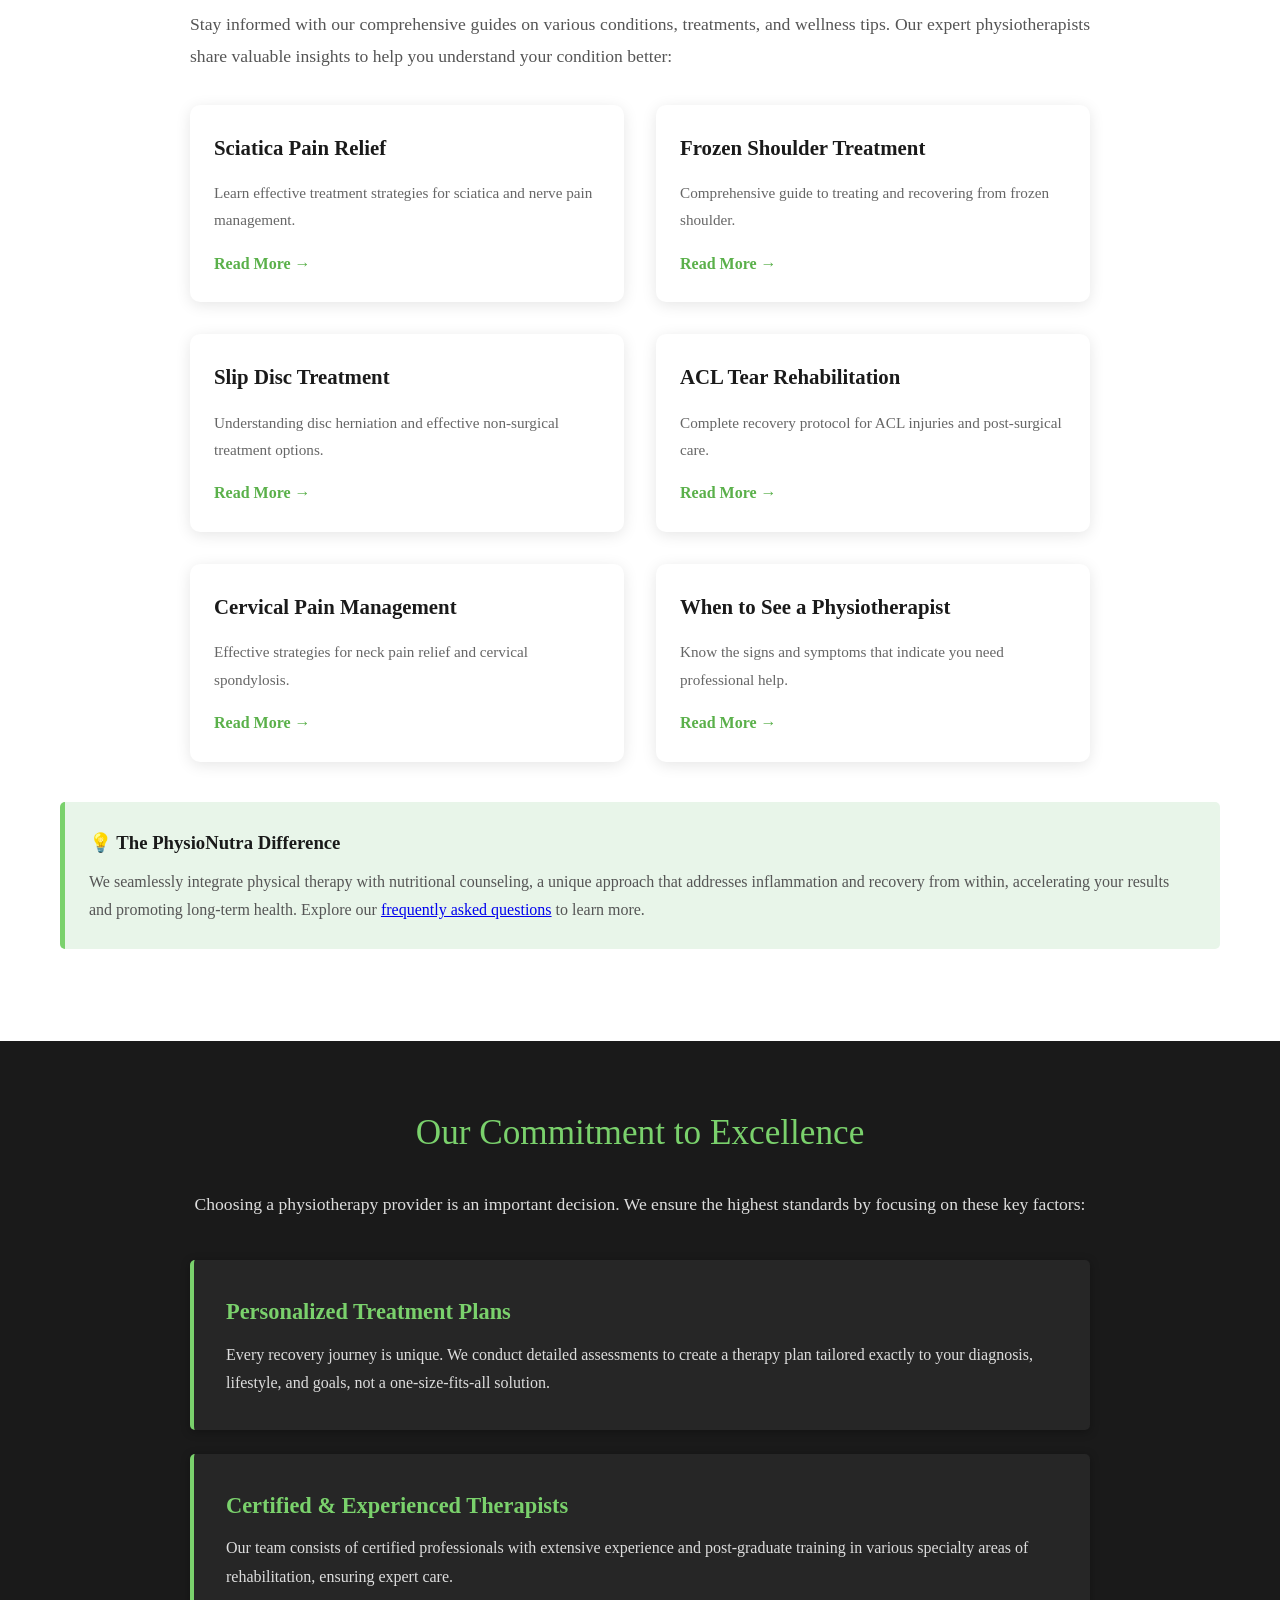
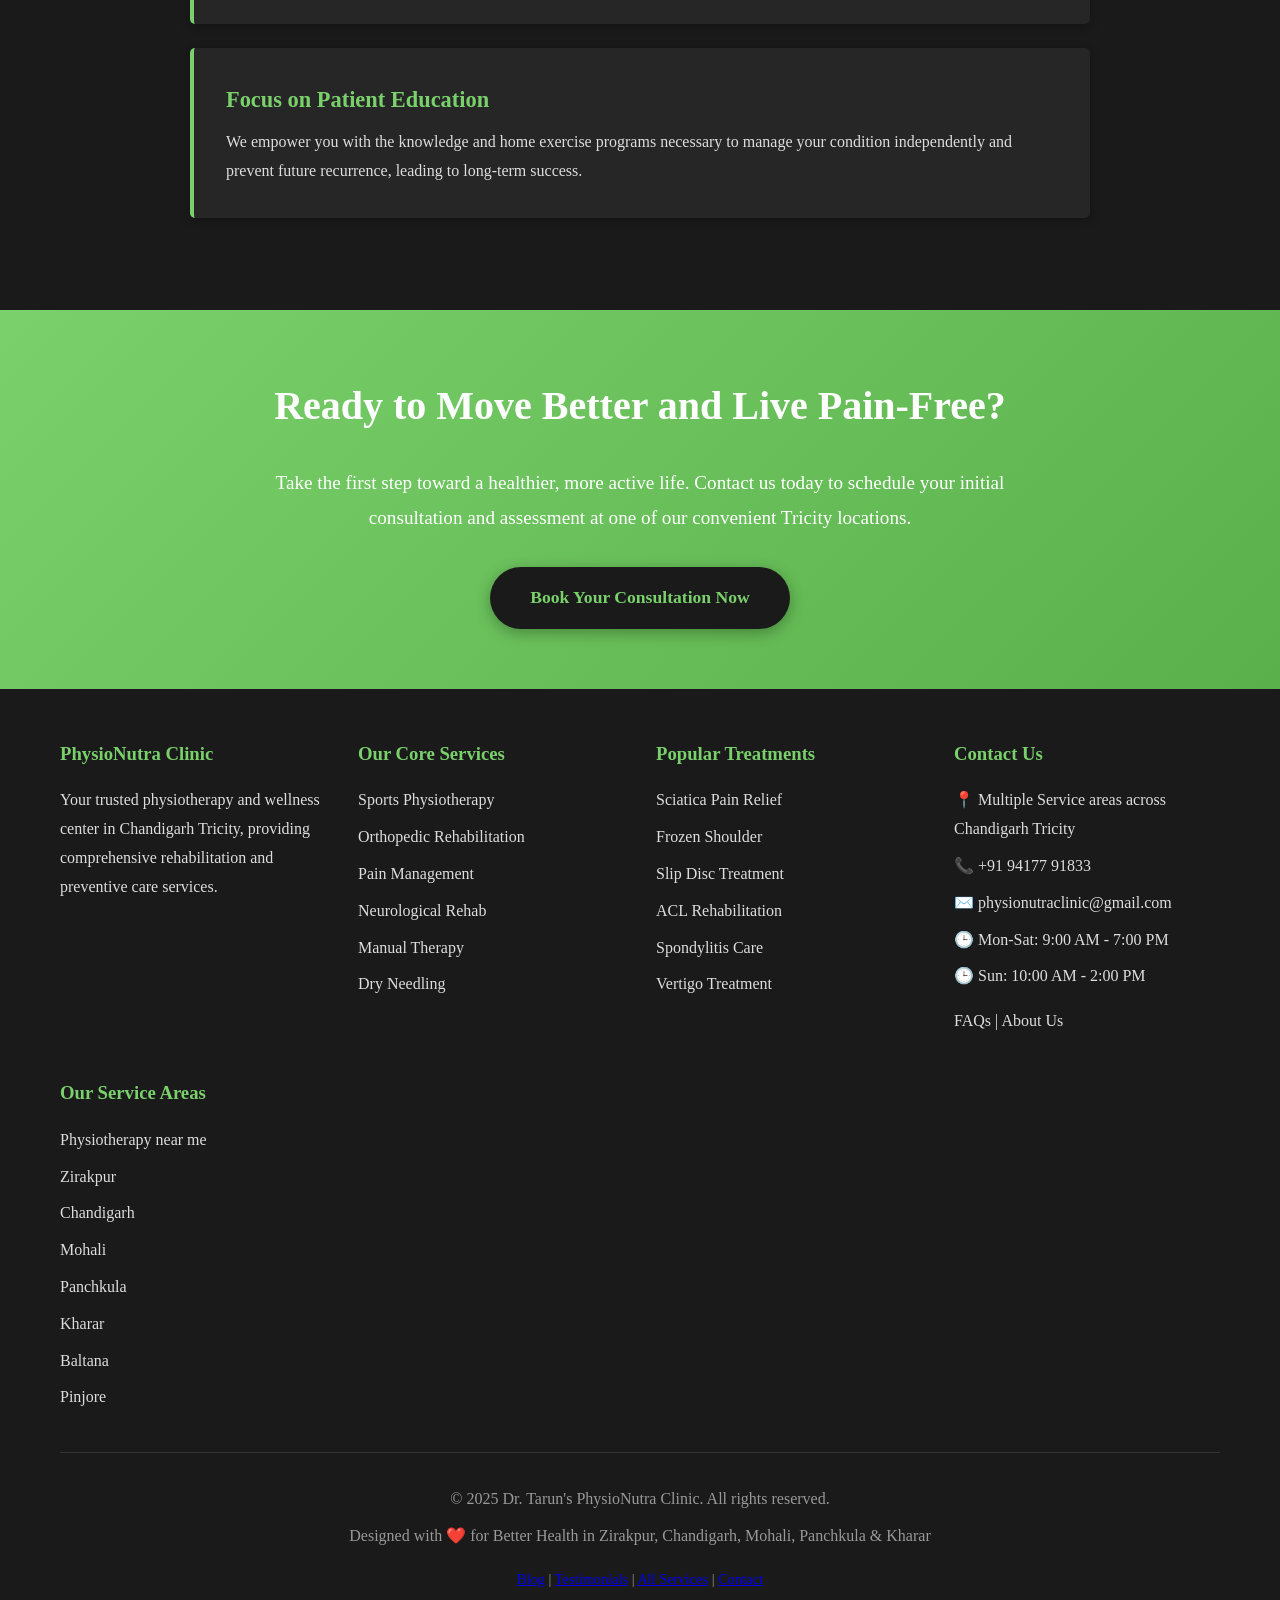
<file: physiotherapy/index.html>
<!DOCTYPE html>
<html lang="en">
<head>
    <meta charset="UTF-8">
    <meta name="viewport" content="width=device-width, initial-scale=1.0">
    <title>Comprehensive Physiotherapy Services & Rehabilitation | PhysioNutra Clinic</title>
    <style>
        * {
            margin: 0;
            padding: 0;
            box-sizing: border-box;
        }

        body {
            font-family: 'Georgia', 'Times New Roman', serif;
            line-height: 1.8;
            color: #333;
            background: #f9f9f9;
        }

        .container {
            max-width: 1200px;
            margin: 0 auto;
            padding: 0 20px;
        }

        header {
            background: #fff;
            box-shadow: 0 2px 5px rgba(0,0,0,0.1);
            padding: 1rem 0;
            position: sticky;
            top: 0;
            z-index: 1000;
        }

        .header-content {
            display: flex;
            justify-content: space-between;
            align-items: center;
        }

        .logo {
            height: 55px;
            margin-right: 20px;
        }

        nav ul {
            display: flex;
            list-style: none;
            gap: 2rem;
        }

        nav a {
            text-decoration: none;
            color: #333;
            font-weight: 500;
            transition: color 0.3s;
        }

        nav a:hover,
        nav a.active {
            color: #7ad16c;
        }

        .hero {
            background: linear-gradient(135deg, #7ad16c 0%, #5ab04a 100%);
            color: white;
            padding: 80px 0;
            text-align: center;
        }

        .hero h1 {
            font-size: 3rem;
            margin-bottom: 1rem;
            font-weight: 300;
        }

        .hero-subtitle {
            font-size: 1.5rem;
            font-style: italic;
            margin-bottom: 2rem;
            opacity: 0.95;
        }

        .main-content {
            background: white;
            padding: 60px 0;
        }

        .content-section {
            max-width: 900px;
            margin: 0 auto 40px;
        }

        .content-section h2 {
            font-size: 2.2rem;
            color: #1a1a1a;
            margin-bottom: 1.5rem;
            font-weight: 400;
        }

        .content-section p {
            font-size: 1.1rem;
            margin-bottom: 1.5rem;
            text-align: justify;
            color: #555;
        }

        .content-section a {
            color: #7ad16c;
            text-decoration: underline;
        }

        .benefits-grid {
            display: grid;
            grid-template-columns: repeat(auto-fit, minmax(250px, 1fr));
            gap: 2rem;
            margin: 3rem 0;
        }

        .benefit-card {
            text-align: center;
            padding: 2rem;
            background: #f8f9fa;
            border-radius: 10px;
            transition: transform 0.3s, box-shadow 0.3s;
            border-top: 4px solid #7ad16c;
        }

        .benefit-card:hover {
            transform: translateY(-5px);
            box-shadow: 0 10px 25px rgba(122, 209, 108, 0.2);
        }

        .benefit-icon {
            width: 80px;
            height: 80px;
            margin: 0 auto 1rem;
            background: linear-gradient(135deg, #7ad16c, #5ab04a);
            border-radius: 50%;
            display: flex;
            align-items: center;
            justify-content: center;
            font-size: 2rem;
            color: white;
        }

        .benefit-card h3 {
            font-size: 1.3rem;
            color: #1a1a1a;
            margin-bottom: 0.5rem;
        }
        
        .location-grid {
            display: grid;
            grid-template-columns: repeat(auto-fit, minmax(180px, 1fr));
            gap: 1.5rem;
            margin: 2rem 0;
        }

        .location-card {
            padding: 1.5rem;
            text-align: center;
            background: #fff;
            border: 1px solid #7ad16c;
            border-radius: 8px;
            transition: background-color 0.3s, transform 0.3s;
        }

        .location-card:hover {
            background-color: #e8f5e9;
            transform: translateY(-3px);
        }

        .location-card a {
            text-decoration: none;
            color: #5ab04a;
            font-weight: bold;
            display: block;
            font-size: 1.1rem;
        }

        .services-list {
            display: grid;
            grid-template-columns: repeat(auto-fit, minmax(280px, 1fr));
            gap: 1.5rem;
            margin: 2rem 0;
        }

        .service-item {
            background: #f8f9fa;
            padding: 1.5rem;
            border-radius: 8px;
            border-left: 4px solid #7ad16c;
            transition: all 0.3s;
        }

        .service-item:hover {
            background: #e8f5e9;
            transform: translateX(5px);
        }

        .service-item h4 {
            color: #1a1a1a;
            margin-bottom: 0.5rem;
            font-size: 1.2rem;
        }

        .service-item a {
            color: #5ab04a;
            text-decoration: none;
            font-weight: 600;
        }

        .blog-grid {
            display: grid;
            grid-template-columns: repeat(auto-fit, minmax(300px, 1fr));
            gap: 2rem;
            margin: 2rem 0;
        }

        .blog-card {
            background: white;
            border-radius: 10px;
            box-shadow: 0 3px 15px rgba(0,0,0,0.1);
            overflow: hidden;
            transition: transform 0.3s, box-shadow 0.3s;
        }

        .blog-card:hover {
            transform: translateY(-5px);
            box-shadow: 0 5px 20px rgba(122, 209, 108, 0.3);
        }

        .blog-card-content {
            padding: 1.5rem;
        }

        .blog-card h4 {
            color: #1a1a1a;
            margin-bottom: 0.8rem;
            font-size: 1.3rem;
        }

        .blog-card p {
            color: #666;
            font-size: 0.95rem;
            margin-bottom: 1rem;
            text-align: left;
        }

        .blog-card a {
            color: #5ab04a;
            text-decoration: none;
            font-weight: 600;
        }

        .factors-section {
            background: #1a1a1a;
            padding: 60px 0;
            color: white;
        }

        .factors-section h2 {
            color: #7ad16c;
        }

        .factors-list {
            max-width: 900px;
            margin: 2rem auto;
        }

        .factor-item {
            background: rgba(255, 255, 255, 0.05);
            padding: 2rem;
            margin-bottom: 1.5rem;
            border-left: 4px solid #7ad16c;
            border-radius: 5px;
            box-shadow: 0 2px 10px rgba(0,0,0,0.3);
            transition: all 0.3s;
        }

        .factor-item:hover {
            background: rgba(255, 255, 255, 0.08);
            transform: translateX(5px);
        }

        .factor-item h3 {
            color: #7ad16c;
            font-size: 1.4rem;
            margin-bottom: 0.5rem;
        }

        .factor-item p {
            color: #ddd;
            font-size: 1rem;
        }

        .cta-section {
            background: linear-gradient(135deg, #7ad16c 0%, #5ab04a 100%);
            color: white;
            padding: 60px 0;
            text-align: center;
        }

        .cta-section h2 {
            font-size: 2.5rem;
            margin-bottom: 1.5rem;
        }

        .cta-section p {
            font-size: 1.2rem;
            margin-bottom: 2rem;
            max-width: 800px;
            margin-left: auto;
            margin-right: auto;
        }

        .cta-button {
            display: inline-block;
            padding: 15px 40px;
            background: #1a1a1a;
            color: #7ad16c;
            text-decoration: none;
            border-radius: 50px;
            font-size: 1.1rem;
            font-weight: bold;
            transition: all 0.3s;
            box-shadow: 0 4px 15px rgba(0,0,0,0.3);
        }

        .cta-button:hover {
            transform: translateY(-3px);
            box-shadow: 0 6px 20px rgba(0,0,0,0.4);
            background: #2a2a2a;
        }

        .info-banner {
            background: #e8f5e9;
            border-left: 5px solid #7ad16c;
            padding: 1.5rem;
            margin: 2rem 0;
            border-radius: 5px;
        }

        .info-banner h3 {
            color: #1a1a1a;
            margin-bottom: 0.5rem;
        }

        .info-banner p {
            color: #555;
            margin: 0;
        }

        .floating-buttons {
            position: fixed;
            bottom: 30px;
            right: 30px;
            z-index: 1000;
            display: flex;
            flex-direction: column;
            gap: 15px;
        }

        .floating-btn {
            width: 60px;
            height: 60px;
            border-radius: 50%;
            display: flex;
            align-items: center;
            justify-content: center;
            text-decoration: none;
            color: white;
            font-size: 1.8rem;
            box-shadow: 0 4px 20px rgba(0, 0, 0, 0.2);
            transition: all 0.3s ease;
        }

        .floating-btn:hover {
            transform: scale(1.1);
            box-shadow: 0 6px 25px rgba(0, 0, 0, 0.3);
        }

        .whatsapp-btn {
            background: #25D366;
        }

        .phone-btn {
            background: #7ad16c;
        }

        footer {
            background: #1a1a1a;
            color: white;
            padding: 3rem 0;
        }

        .footer-content {
            display: grid;
            grid-template-columns: repeat(auto-fit, minmax(250px, 1fr));
            gap: 2rem;
            margin-bottom: 2rem;
        }

        .footer-section h3 {
            color: #7ad16c;
            margin-bottom: 1rem;
        }

        .footer-section p,
        .footer-section li {
            color: #ddd;
            margin-bottom: 0.5rem;
        }

        .footer-section ul {
            list-style: none;
        }

        .footer-section a {
            color: #ddd;
            text-decoration: none;
            transition: color 0.3s;
        }

        .footer-section a:hover {
            color: #7ad16c;
        }

        .footer-bottom {
            text-align: center;
            padding-top: 2rem;
            border-top: 1px solid #333;
            color: #999;
        }

        @media (max-width: 768px) {
            .hero h1 {
                font-size: 2rem;
            }

            .hero-subtitle {
                font-size: 1.2rem;
            }

            nav ul {
                flex-direction: column;
                gap: 1rem;
            }

            .header-content {
                flex-direction: column;
                gap: 1rem;
            }

            .content-section p {
                text-align: left;
            }

            .floating-buttons {
                bottom: 20px;
                right: 20px;
            }

            .floating-btn {
                width: 55px;
                height: 55px;
            }
        }

        html {
            scroll-behavior: smooth;
        }

        .fade-in {
            opacity: 0;
            transform: translateY(20px);
            transition: opacity 0.6s ease, transform 0.6s ease;
        }

        .fade-in.visible {
            opacity: 1;
            transform: translateY(0);
        }
    </style>
    <link rel="profile" href="https://gmpg.org/xfn/11">
    <link rel="icon" href="/favicon.png" type="image/png" />
    <meta name="description" content="Explore PhysioNutra Clinic's full range of physiotherapy services: orthopedic, sports, neuro, and chronic pain management. Your journey to mobility and wellness begins here.">
    
    <link rel="canonical" href="https://physionutraclinic.com/physiotherapy/">
    <link rel="alternate" hreflang="en-us" href="https://physionutraclinic.com/physiotherapy/" />
    <link rel="alternate" hreflang="x-default" href="https://physionutraclinic.com/physiotherapy/" />
    <meta name="robots" content="index, follow, max-snippet:-1, max-video-preview:-1, max-image-preview:large">
    <meta property="og:description" content="Explore PhysioNutra Clinic's full range of physiotherapy services: orthopedic, sports, neuro, and chronic pain management. Your journey to mobility and wellness begins here.">
    <meta property="og:title" content="Comprehensive Physiotherapy Services & Rehabilitation | PhysioNutra Clinic">
    <meta property="og:url" content="https://physionutraclinic.com/physiotherapy/">
    <meta property="og:image" content="https://physionutraclinic.com/images/logo.png">
    <link rel="shortlink" href="https://physionutraclinic.com/physiotherapy/">
    <meta property="og:image:width" content="1200">
    <meta property="og:image:height" content="630">
    <meta property="og:site_name" content="PhysioNutra Clinic">
    <meta property="og:locale" content="en_US">
    
    <!-- Twitter -->
    <meta name="twitter:card" content="summary_large_image">
    <meta name="twitter:url" content="https://physionutraclinic.com/physiotherapy/">
    <meta name="twitter:title" content="Comprehensive Physiotherapy Services & Rehabilitation | PhysioNutra Clinic">
    <meta name="twitter:description" content="Explore PhysioNutra Clinic's full range of physiotherapy services: orthopedic, sports, neuro, and chronic pain management. Your journey to mobility and wellness begins here.">
    <meta name="twitter:image" content="https://physionutraclinic.com/images/logo.png">
    
    <!-- Additional Meta Tags -->
    <meta name="geo.region" content="IN-PB">
    <meta name="geo.placename" content="Zirakpur">
    <meta name="geo.position" content="30.6425;76.8173">
    <meta name="ICBM" content="30.6425, 76.8173">
    
    <!-- Schema.org Structured Data -->
    <script type="application/ld+json">
    {
      "@context": "https://schema.org",
      "@type": "MedicalOrganization",
      "@id": "https://physionutraclinic.com/#organization",
      "name": "PhysioNutra Clinic",
      "alternateName": "Dr. Tarun's PhysioNutra Clinic",
      "url": "https://physionutraclinic.com",
      "logo": "https://physionutraclinic.com/images/logo.png",
      "description": "Comprehensive physiotherapy and rehabilitation services in Chandigarh Tricity region",
      "telephone": "+919417791833",
      "email": "physionutraclinic@gmail.com",
      "image": "https://physionutraclinic.com/images/logo.png",
      "address": {
        "@type": "PostalAddress",
        "addressLocality": "Zirakpur",
        "addressRegion": "Punjab",
        "addressCountry": "IN"
      },
      "areaServed": [
        {
          "@type": "City",
          "name": "Zirakpur"
        },
        {
          "@type": "City",
          "name": "Chandigarh"
        },
        {
          "@type": "City",
          "name": "Mohali"
        },
        {
          "@type": "City",
          "name": "Panchkula"
        },
        {
          "@type": "City",
          "name": "Kharar"
        }
      ],
      "sameAs": [
        "https://www.facebook.com/physionutraclinic",
        "https://www.instagram.com/physionutraclinic"
      ]
    }
    </script>

    <!-- Local Business Schema -->
    <script type="application/ld+json">
    {
      "@context": "https://schema.org",
      "@type": "LocalBusiness",
      "name": "PhysioNutra Clinic",
      "image": "https://physionutraclinic.com/images/logo.png",
      "url": "https://physionutraclinic.com",
      "telephone": "+919417791833",
      "address": {
        "@type": "PostalAddress",
        "streetAddress": "",
        "addressLocality": "Zirakpur",
        "addressRegion": "Punjab",
        "postalCode": "",
        "addressCountry": "IN"
      },
      "geo": {
        "@type": "GeoCoordinates",
        "latitude": 30.6425,
        "longitude": 76.8173
      },
      "openingHoursSpecification": [
        {
          "@type": "OpeningHoursSpecification",
          "dayOfWeek": ["Monday", "Tuesday", "Wednesday", "Thursday", "Friday", "Saturday"],
          "opens": "09:00",
          "closes": "19:00"
        }
      ],
      "aggregateRating": {
        "@type": "AggregateRating",
        "ratingValue": "4.8",
        "reviewCount": "150"
      }
    }
    </script>

    <!-- Medical Service Schema -->
    <script type="application/ld+json">
    {
      "@context": "https://schema.org",
      "@type": "MedicalBusiness",
      "name": "PhysioNutra Clinic",
      "hasOfferCatalog": {
        "@type": "OfferCatalog",
        "name": "Physiotherapy Services",
        "itemListElement": [
          {
            "@type": "Offer",
            "itemOffered": {
              "@type": "MedicalTherapy",
              "name": "Orthopedic Rehabilitation",
              "description": "Treatment for joint and muscle injuries, fractures, post-operative conditions"
            }
          },
          {
            "@type": "Offer",
            "itemOffered": {
              "@type": "MedicalTherapy",
              "name": "Sports Injury Recovery",
              "description": "Targeted rehabilitation for athletes and active individuals"
            }
          },
          {
            "@type": "Offer",
            "itemOffered": {
              "@type": "MedicalTherapy",
              "name": "Neurological Physiotherapy",
              "description": "Specialized care for stroke, Parkinson's disease, and spinal cord injuries"
            }
          },
          {
            "@type": "Offer",
            "itemOffered": {
              "@type": "MedicalTherapy",
              "name": "Chronic Pain Management",
              "description": "Holistic strategies for long-standing pain issues"
            }
          }
        ]
      }
    }
    </script>

    <!-- FAQ Schema -->
    <script type="application/ld+json">
    {
      "@context": "https://schema.org",
      "@type": "FAQPage",
      "mainEntity": [
        {
          "@type": "Question",
          "name": "What is physiotherapy and how can it help me?",
          "acceptedAnswer": {
            "@type": "Answer",
            "text": "Physiotherapy is a healthcare profession dedicated to helping people maintain or restore their physical function, movement, and well-being. At PhysioNutra Clinic, we employ a scientific, evidence-based approach that includes movement assessment, therapeutic exercise, manual therapy, and patient education. Our goal is to empower you to take an active role in your recovery, minimizing reliance on medication and avoiding unnecessary surgery."
          }
        },
        {
          "@type": "Question",
          "name": "What conditions can physiotherapy treat?",
          "acceptedAnswer": {
            "@type": "Answer",
            "text": "Physiotherapy can treat a wide range of conditions including orthopedic injuries (joint and muscle problems, fractures), sports injuries, neurological conditions (stroke, Parkinson's), chronic pain (back pain, fibromyalgia), arthritis, post-operative rehabilitation, sciatica, frozen shoulder, slip disc, ACL tears, and cervical pain among many others."
          }
        },
        {
          "@type": "Question",
          "name": "How long does a typical physiotherapy session last?",
          "acceptedAnswer": {
            "@type": "Answer",
            "text": "A typical physiotherapy session at PhysioNutra Clinic lasts between 45 to 60 minutes. The duration may vary depending on your specific condition and treatment plan. Your first session will be longer as it includes a comprehensive assessment and evaluation."
          }
        },
        {
          "@type": "Question",
          "name": "Do I need a doctor's referral for physiotherapy?",
          "acceptedAnswer": {
            "@type": "Answer",
            "text": "While a doctor's referral is not mandatory, it can be helpful in understanding your medical history. At PhysioNutra Clinic, you can directly book an appointment with our physiotherapists who will conduct a thorough assessment and create a personalized treatment plan for you."
          }
        },
        {
          "@type": "Question",
          "name": "How many physiotherapy sessions will I need?",
          "acceptedAnswer": {
            "@type": "Answer",
            "text": "The number of sessions required varies based on your condition, severity, and individual response to treatment. Some conditions may show improvement in 4-6 sessions, while chronic conditions might require ongoing treatment. Your physiotherapist will provide an estimated treatment timeline during your initial assessment."
          }
        },
        {
          "@type": "Question",
          "name": "Where are PhysioNutra Clinic locations?",
          "acceptedAnswer": {
            "@type": "Answer",
            "text": "PhysioNutra Clinic serves the Chandigarh Tricity region with multiple locations including Zirakpur, Chandigarh, Mohali, Panchkula, Kharar, Dera Bassi, Baltana, Peer Muchalla, Pinjore, and Dhakoli. We also offer home physiotherapy services for those who prefer treatment at home."
          }
        },
        {
          "@type": "Question",
          "name": "What makes PhysioNutra Clinic different from other physiotherapy centers?",
          "acceptedAnswer": {
            "@type": "Answer",
            "text": "PhysioNutra Clinic uniquely integrates physical therapy with nutritional counseling, addressing inflammation and recovery from within. We provide personalized treatment plans, have certified and experienced therapists with specialty training, focus on patient education for long-term success, and offer state-of-the-art facilities across multiple convenient locations in the Tricity region."
          }
        },
        {
          "@type": "Question",
          "name": "Is physiotherapy painful?",
          "acceptedAnswer": {
            "@type": "Answer",
            "text": "Physiotherapy should not be painful. While you may experience some discomfort during certain exercises or treatments, especially when working on injured or tight areas, our therapists work within your comfort level. Any therapeutic discomfort is temporary and part of the healing process. Communication with your therapist ensures treatment remains tolerable and effective."
          }
        }
      ]
    }
    </script>

    <!-- Breadcrumb Schema -->
    <script type="application/ld+json">
    {
      "@context": "https://schema.org",
      "@type": "BreadcrumbList",
      "itemListElement": [
        {
          "@type": "ListItem",
          "position": 1,
          "name": "Home",
          "item": "https://physionutraclinic.com/"
        },
        {
          "@type": "ListItem",
          "position": 2,
          "name": "Physiotherapy Services",
          "item": "https://physionutraclinic.com/physiotherapy/"
        }
      ]
    }
    </script>

    <!-- WebSite Schema -->
    <script type="application/ld+json">
    {
      "@context": "https://schema.org",
      "@type": "WebSite",
      "name": "PhysioNutra Clinic",
      "url": "https://physionutraclinic.com",
      "potentialAction": {
        "@type": "SearchAction",
        "target": "https://physionutraclinic.com/search?q={search_term_string}",
        "query-input": "required name=search_term_string"
      }
    }
    </script>
</head>
<body>
    <header>
        <div class="container">
            <div class="header-content">
                <div class="logo">
                    <a href="/"><img src="../images/logo.png" alt="PhysioNutra Clinic Logo - Physiotherapy and Nutrition" class="logo"></a>
                </div>
                <nav>
                    <ul>
                        <li><a href="/">Home</a></li>
                        <li><a href="/about/">About</a></li>
                        <li><a href="/services/">Services</a></li>
                        <li><a href="/physiotherapy/" class="active">Service Areas</a></li>
                        <li><a href="/blogs/">Blog</a></li>
                        <li><a href="/testimonials/">Testimonials</a></li>
                        <li><a href="/faqs/">FAQs</a></li>
                        <li><a href="/contact/">Contact us</a></li>
                    </ul>
                </nav>
            </div>
        </div>
    </header>

    <section id="home" class="hero">
        <div class="container">
            <h1>Comprehensive Physiotherapy & Holistic Wellness</h1>
            <p class="hero-subtitle">Restoring Your Movement, Optimizing Your Health</p>
            <p style="font-size: 1.3rem; max-width: 800px; margin: 0 auto;">"Your trusted specialists for pain relief, injury recovery, and enhanced quality of life through personalized physical therapy."</p>
        </div>
    </section>

    <section class="main-content">
        <div class="container">
            <div class="content-section fade-in">
                <h2>The Foundation of Wellness: What is Physiotherapy?</h2>
                <p>Physiotherapy is a healthcare profession dedicated to helping people maintain or restore their physical function, movement, and well-being. At PhysioNutra Clinic, we employ a scientific, evidence-based approach that includes movement assessment, therapeutic exercise, <a href="/services/manual-therapy/">manual therapy</a>, and patient education. Our goal is to empower you to take an active role in your recovery, minimizing reliance on medication and avoiding unnecessary surgery. This foundational approach is consistent across all our locations, ensuring high-quality care whether you are in <a href="/physiotherapy/zirakpur/">Zirakpur</a> or <a href="/physiotherapy/physiotherapy-panchkula/">Panchkula</a>.</p>
            </div>

            <div class="content-section fade-in">
                <h2>Our Specialized Areas of Expertise</h2>
                <p>We believe true recovery requires specialized knowledge. Our highly qualified team offers focused treatment across several key areas:</p>
            </div>
            
            <div class="benefits-grid fade-in">
                <div class="benefit-card">
                    <div class="benefit-icon">🦴</div>
                    <h3><a href="/services/orthopedic-rehabilitation/" style="text-decoration: none; color: inherit;">Orthopedic Rehab</a></h3>
                    <p>Treatment for joint and muscle injuries, fractures, post-operative conditions (e.g., knee/hip replacement), and <a href="/blogs/arthritis-management/">arthritis management</a>.</p>
                </div>
                <div class="benefit-card">
                    <div class="benefit-icon">🏅</div>
                    <h3><a href="/services/sports-injury-treatment/" style="text-decoration: none; color: inherit;">Sports Injury Recovery</a></h3>
                    <p>Targeted rehabilitation for athletes and active individuals, focusing on rapid recovery, performance enhancement, and injury prevention. Learn more about <a href="/blogs/sports-physiotherapy/">sports physiotherapy</a>.</p>
                </div>
                <div class="benefit-card">
                    <div class="benefit-icon">🧠</div>
                    <h3><a href="/services/neurological-rehabilitation/" style="text-decoration: none; color: inherit;">Neurological Physiotherapy</a></h3>
                    <p>Specialized care for conditions like <a href="/blogs/stroke-rehabilitation/">stroke</a>, Parkinson's disease, and spinal cord injuries to improve balance, coordination, and strength.</p>
                </div>
                <div class="benefit-card">
                    <div class="benefit-icon">🚶</div>
                    <h3><a href="/blogs/pain-management-physiotherapy/" style="text-decoration: none; color: inherit;">Chronic Pain Management</a></h3>
                    <p>Holistic strategies and manual techniques to address long-standing pain issues like <a href="/blogs/chronic-back-pain-management/">chronic back pain</a> and fibromyalgia, restoring function.</p>
                </div>
            </div>

            <div class="content-section fade-in">
                <h2>Our Comprehensive Service Range</h2>
                <p>PhysioNutra Clinic offers a wide array of specialized physiotherapy services to address various conditions and promote overall wellness:</p>
                
                <div class="services-list">
                    <div class="service-item">
                        <h4>🩺 <a href="/services/dry-needling/">Dry Needling</a></h4>
                        <p>Advanced technique for muscle pain relief and trigger point therapy</p>
                    </div>
                    <div class="service-item">
                        <h4>⚡ <a href="/services/electrotherapy/">Electrotherapy</a></h4>
                        <p>Modern therapeutic modalities for pain management and tissue healing</p>
                    </div>
                    <div class="service-item">
                        <h4>👴 <a href="/services/geriatric-physiotherapy/">Geriatric Physiotherapy</a></h4>
                        <p>Specialized care for elderly patients focusing on mobility and independence</p>
                    </div>
                    <div class="service-item">
                        <h4>👶 <a href="/services/pediatric-physiotherapy/">Pediatric Physiotherapy</a></h4>
                        <p>Child-focused therapy for developmental and growth-related conditions</p>
                    </div>
                    <div class="service-item">
                        <h4>👩 <a href="/services/women-health-physiotherapy/">Women's Health Physiotherapy</a></h4>
                        <p>Specialized care for pregnancy, postpartum, and pelvic health</p>
                    </div>
                    <div class="service-item">
                        <h4>❤️ <a href="/services/cardiac-rehabilitation/">Cardiac Rehabilitation</a></h4>
                        <p>Recovery programs for heart patients and cardiovascular wellness</p>
                    </div>
                    <div class="service-item">
                        <h4>🫁 <a href="/services/respiratory-physiotherapy/">Respiratory Physiotherapy</a></h4>
                        <p>Breathing exercises and techniques for lung health</p>
                    </div>
                    <div class="service-item">
                        <h4>🏠 <a href="/services/home-physiotherapy-zirakpur/">Home Physiotherapy</a></h4>
                        <p>Professional therapy services in the comfort of your home</p>
                    </div>
                </div>
            </div>
            
            <div class="content-section fade-in">
                <h2>Physiotherapy Clinics Near You: Serving the Chandigarh Tricity Region</h2>
                <p>We understand that convenience is key to consistent recovery. PhysioNutra Clinic operates multiple, state-of-the-art facilities across the Chandigarh Tricity. Please select your nearest location to view specific contact details, directions, and locally focused services:</p>
                
                <div class="location-grid">
                    <div class="location-card">
                        <a href="/physiotherapy/physiotherapy-near-me/">📍 Physiotherapist Near Me</a>
                    </div>
                    <div class="location-card">
                        <a href="/physiotherapy/zirakpur/">📍 Zirakpur</a>
                    </div>
                    <div class="location-card">
                        <a href="/physiotherapy/panchkula/">📍 Panchkula</a>
                    </div>
                    <div class="location-card">
                        <a href="/physiotherapy/mohali/">📍 Mohali</a>
                    </div>
                    <div class="location-card">
                        <a href="/physiotherapy/chandigarh/">📍 Chandigarh</a>
                    </div>
                    <div class="location-card">
                        <a href="/physiotherapy/kharar/">📍 Kharar</a>
                    </div>
                    <div class="location-card">
                        <a href="/physiotherapy/dera-bassi/">📍 Dera Bassi</a>
                    </div>
                    <div class="location-card">
                        <a href="/physiotherapy/baltana/">📍 Baltana</a>
                    </div>
                    <div class="location-card">
                        <a href="/physiotherapy/peer-muchalla/">📍 Peer Muchalla</a>
                    </div>
                    <div class="location-card">
                        <a href="/physiotherapy/pinjore/">📍 Pinjore</a>
                    </div>
                    <div class="location-card">
                        <a href="/physiotherapy/dhakoli/">📍 Dhakoli</a>
                    </div>
                    <div class="location-card">
                        <a href="/physiotherapy/home-physiotherapy-sessions/">📍 Best Home Physiotherapy Sessions</a>
                    </div>
                </div>
            </div>

            <div class="content-section fade-in">
                <h2>Expert Insights: Our Physiotherapy Blog</h2>
                <p>Stay informed with our comprehensive guides on various conditions, treatments, and wellness tips. Our expert physiotherapists share valuable insights to help you understand your condition better:</p>
                
                <div class="blog-grid">
                    <div class="blog-card">
                        <div class="blog-card-content">
                            <h4>Sciatica Pain Relief</h4>
                            <p>Learn effective treatment strategies for sciatica and nerve pain management.</p>
                            <a href="/blogs/sciatica-pain-relief/">Read More →</a>
                        </div>
                    </div>
                    <div class="blog-card">
                        <div class="blog-card-content">
                            <h4>Frozen Shoulder Treatment</h4>
                            <p>Comprehensive guide to treating and recovering from frozen shoulder.</p>
                            <a href="/blogs/frozen-shoulder-treatment-chandigarh/">Read More →</a>
                        </div>
                    </div>
                    <div class="blog-card">
                        <div class="blog-card-content">
                            <h4>Slip Disc Treatment</h4>
                            <p>Understanding disc herniation and effective non-surgical treatment options.</p>
                            <a href="/blogs/slip-disc-treatment/">Read More →</a>
                        </div>
                    </div>
                    <div class="blog-card">
                        <div class="blog-card-content">
                            <h4>ACL Tear Rehabilitation</h4>
                            <p>Complete recovery protocol for ACL injuries and post-surgical care.</p>
                            <a href="/blogs/acl-tear-rehabilitation/">Read More →</a>
                        </div>
                    </div>
                    <div class="blog-card">
                        <div class="blog-card-content">
                            <h4>Cervical Pain Management</h4>
                            <p>Effective strategies for neck pain relief and cervical spondylosis.</p>
                            <a href="/blogs/cervical-pain-management/">Read More →</a>
                        </div>
                    </div>
                    <div class="blog-card">
                        <div class="blog-card-content">
                            <h4>When to See a Physiotherapist</h4>
                            <p>Know the signs and symptoms that indicate you need professional help.</p>
                            <a href="/blogs/when-to-see-a-physiotherapist/">Read More →</a>
                        </div>
                    </div>
                </div>
            </div>

            <div class="info-banner fade-in">
                <h3>💡 The PhysioNutra Difference</h3>
                <p>We seamlessly integrate physical therapy with nutritional counseling, a unique approach that addresses inflammation and recovery from within, accelerating your results and promoting long-term health. Explore our <a href="/faqs/">frequently asked questions</a> to learn more.</p>
            </div>
        </div>
    </section>

    <section id="services" class="factors-section">
        <div class="container">
            <div class="content-section">
                <h2 style="text-align: center;">Our Commitment to Excellence</h2>
                <p style="text-align: center; color: #ddd;">Choosing a physiotherapy provider is an important decision. We ensure the highest standards by focusing on these key factors:</p>
            </div>

            <div class="factors-list">
                <div class="factor-item fade-in">
                    <h3>Personalized Treatment Plans</h3>
                    <p>Every recovery journey is unique. We conduct detailed assessments to create a therapy plan tailored exactly to your diagnosis, lifestyle, and goals, not a one-size-fits-all solution.</p>
                </div>

                <div class="factor-item fade-in">
                    <h3>Certified & Experienced Therapists</h3>
                    <p>Our team consists of certified professionals with extensive experience and post-graduate training in various specialty areas of rehabilitation, ensuring expert care.</p>
                </div>

                <div class="factor-item fade-in">
                    <h3>Focus on Patient Education</h3>
                    <p>We empower you with the knowledge and home exercise programs necessary to manage your condition independently and prevent future recurrence, leading to long-term success.</p>
                </div>
            </div>
        </div>
    </section>

    <section id="contact" class="cta-section">
        <div class="container">
            <h2>Ready to Move Better and Live Pain-Free?</h2>
            <p>Take the first step toward a healthier, more active life. Contact us today to schedule your initial consultation and assessment at one of our convenient Tricity locations.</p>
            <a href="tel:+919417791833" class="cta-button">Book Your Consultation Now</a>
        </div>
    </section>

    <div class="floating-buttons">
        <a href="https://wa.me/919417791833?text=Hello%2C%20I%20would%20like%20to%20book%20an%20appointment%20at%20PhysioNutra%20Clinic." class="floating-btn whatsapp-btn" target="_blank" aria-label="WhatsApp">
            <i class="fab fa-whatsapp"></i>
        </a>
        <a href="tel:+919417791833" class="floating-btn phone-btn" aria-label="Call Now">
            <i class="fas fa-phone"></i>
        </a>
    </div>

    <footer>
        <div class="container">
            <div class="footer-content">
                <div class="footer-section">
                    <h3>PhysioNutra Clinic</h3>
                    <p>Your trusted physiotherapy and wellness center in Chandigarh Tricity, providing comprehensive rehabilitation and preventive care services.</p>
                </div>
                <div class="footer-section">
                    <h3>Our Core Services</h3>
                    <ul>
                        <li><a href="/services/sports-injury-treatment/">Sports Physiotherapy</a></li>
                        <li><a href="/services/orthopedic-rehabilitation/">Orthopedic Rehabilitation</a></li>
                        <li><a href="/blogs/pain-management-physiotherapy/">Pain Management</a></li>
                        <li><a href="/services/neurological-rehabilitation/">Neurological Rehab</a></li>
                        <li><a href="/services/manual-therapy/">Manual Therapy</a></li>
                        <li><a href="/services/dry-needling/">Dry Needling</a></li>
                    </ul>
                </div>
                <div class="footer-section">
                    <h3>Popular Treatments</h3>
                    <ul>
                        <li><a href="/blogs/sciatica-pain-relief/">Sciatica Pain Relief</a></li>
                        <li><a href="/blogs/frozen-shoulder-treatment-chandigarh/">Frozen Shoulder</a></li>
                        <li><a href="/blogs/slip-disc-treatment/">Slip Disc Treatment</a></li>
                        <li><a href="/blogs/acl-tear-rehabilitation/">ACL Rehabilitation</a></li>
                        <li><a href="/blogs/spondylitis-treatment/">Spondylitis Care</a></li>
                        <li><a href="/blogs/vertigo-treatment/">Vertigo Treatment</a></li>
                    </ul>
                </div>
                <div class="footer-section">
                    <h3>Contact Us</h3>
                    <p>📍 Multiple Service areas across Chandigarh Tricity</p>
                    <p>📞 <a href="tel:+919417791833">+91 94177 91833</a></p>
                    <p>✉️ <a href="mailto:physionutraclinic@gmail.com">physionutraclinic@gmail.com</a></p>
                    <p>🕒 Mon-Sat: 9:00 AM - 7:00 PM</p>
                    <p>🕒 Sun: 10:00 AM - 2:00 PM</p>
                    <p style="margin-top: 1rem;"><a href="/faqs/">FAQs</a> | <a href="/about/">About Us</a></p>
                </div>
                <div class="footer-section">
                    <h3>Our Service Areas</h3>
                    <ul>
                        <li><a href="/physiotherapy/physiotherapy-near-me/">Physiotherapy near me</a></li>
                        <li><a href="/physiotherapy/zirakpur/">Zirakpur</a></li>
                        <li><a href="/physiotherapy/chandigarh/">Chandigarh</a></li>
                        <li><a href="/physiotherapy/mohali/">Mohali</a></li>
                        <li><a href="/physiotherapy/panchkula/">Panchkula</a></li>
                        <li><a href="/physiotherapy/kharar/">Kharar</a></li>
                        <li><a href="/physiotherapy/baltana/">Baltana</a></li>
                        <li><a href="/physiotherapy/pinjore/">Pinjore</a></li>
                    </ul>
                </div>
            </div>
            <div class="footer-bottom">
                <p>© 2025 Dr. Tarun's PhysioNutra Clinic. All rights reserved.</p>
                <p style="margin-top: 0.5rem;">Designed with ❤️ for Better Health in Zirakpur, Chandigarh, Mohali, Panchkula & Kharar</p>
                <p style="margin-top: 1rem; font-size: 0.9rem;">
                    <a href="/blogs/">Blog</a> | 
                    <a href="/testimonials/">Testimonials</a> | 
                    <a href="/services/">All Services</a> | 
                    <a href="/contact/">Contact</a>
                </p>
            </div>
        </div>
    </footer>

    <script>
        // Smooth scroll for anchor links
        document.querySelectorAll('a[href^="#"]').forEach(anchor => {
            anchor.addEventListener('click', function (e) {
                e.preventDefault();
                const target = document.querySelector(this.getAttribute('href'));
                if (target) {
                    target.scrollIntoView({
                        behavior: 'smooth',
                        block: 'start'
                    });
                }
            });
        });

        // Fade in animation on scroll
        const observerOptions = {
            threshold: 0.1,
            rootMargin: '0px 0px -100px 0px'
        };

        const observer = new IntersectionObserver((entries) => {
            entries.forEach(entry => {
                if (entry.isIntersecting) {
                    entry.target.classList.add('visible');
                }
            });
        }, observerOptions);

        // Observe all fade-in elements
        document.querySelectorAll('.fade-in').forEach(element => {
            observer.observe(element);
        });

        // Track button clicks for analytics
        document.querySelectorAll('.floating-btn').forEach(btn => {
            btn.addEventListener('click', function() {
                const action = this.classList.contains('whatsapp-btn') ? 'WhatsApp' : 'Phone';
                console.log(`User initiated ${action} contact`);
            });
        });
    </script>
</body>
</html>
</file>
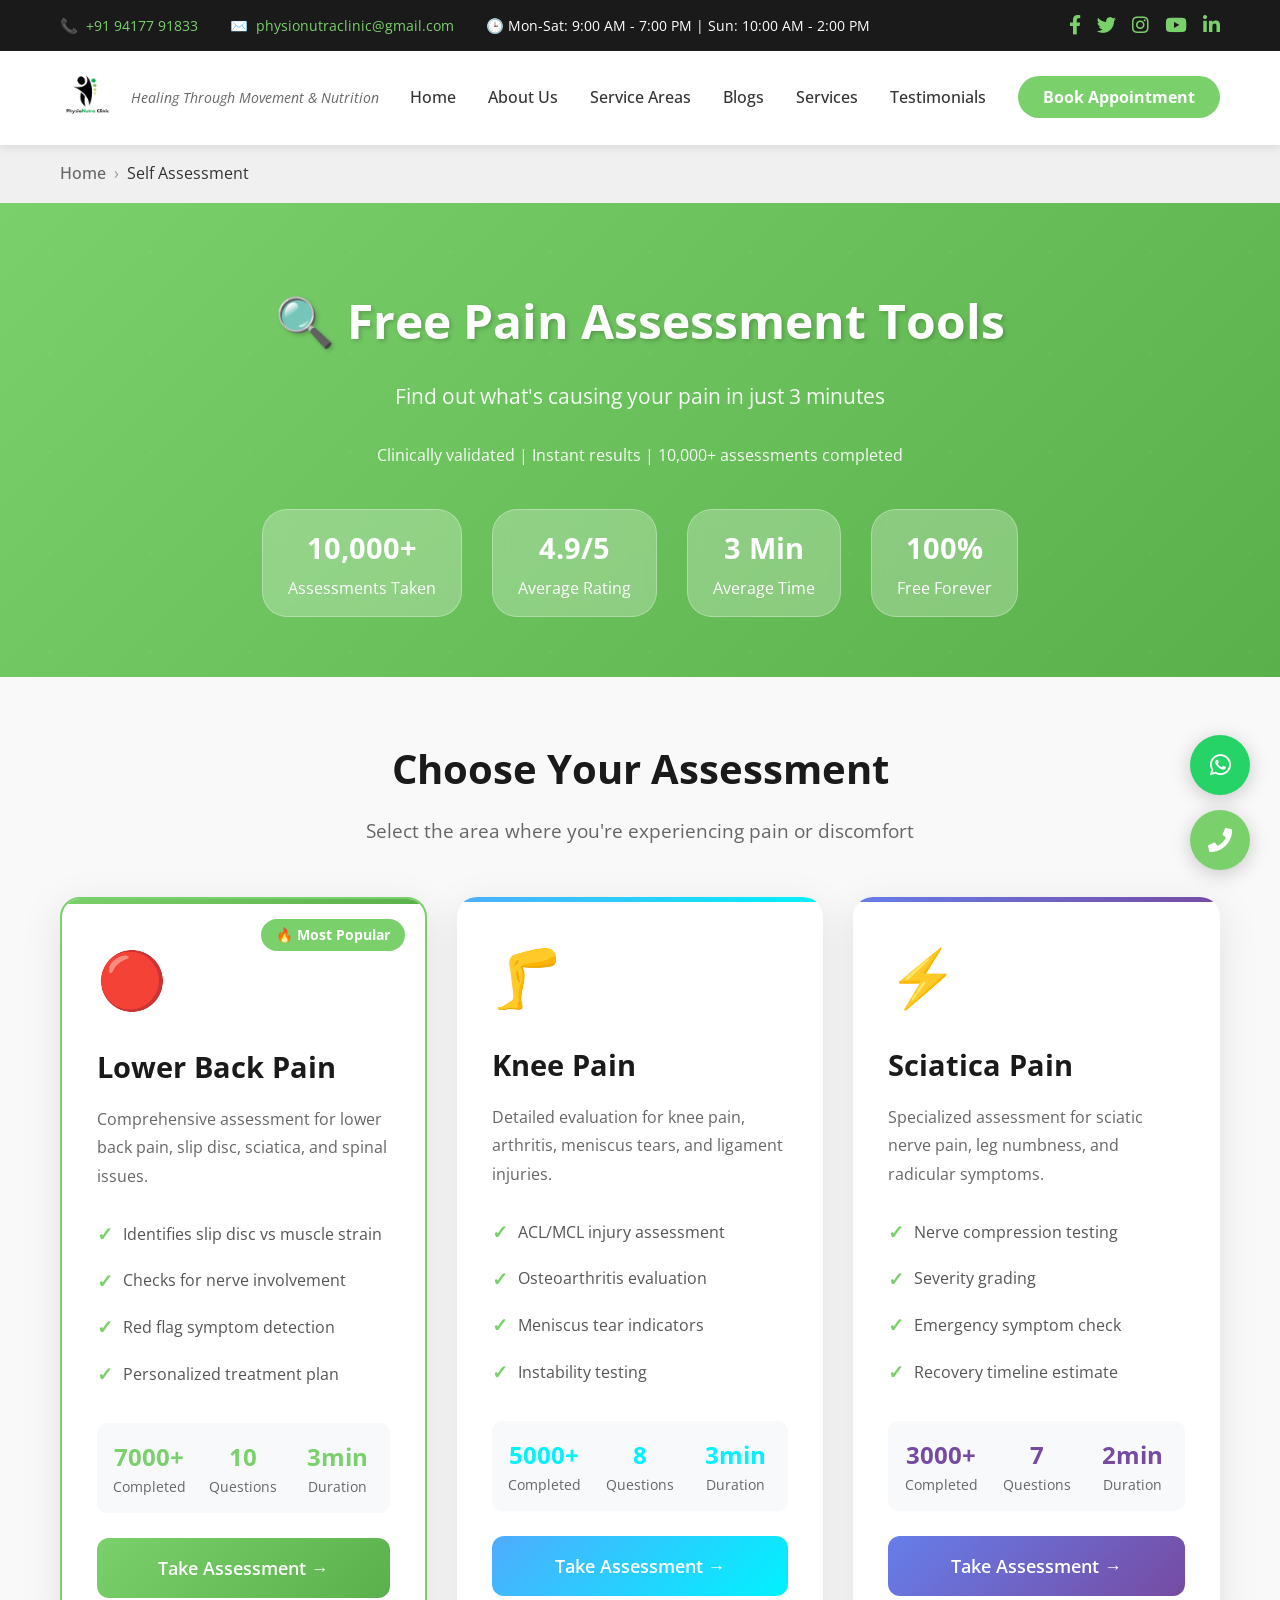
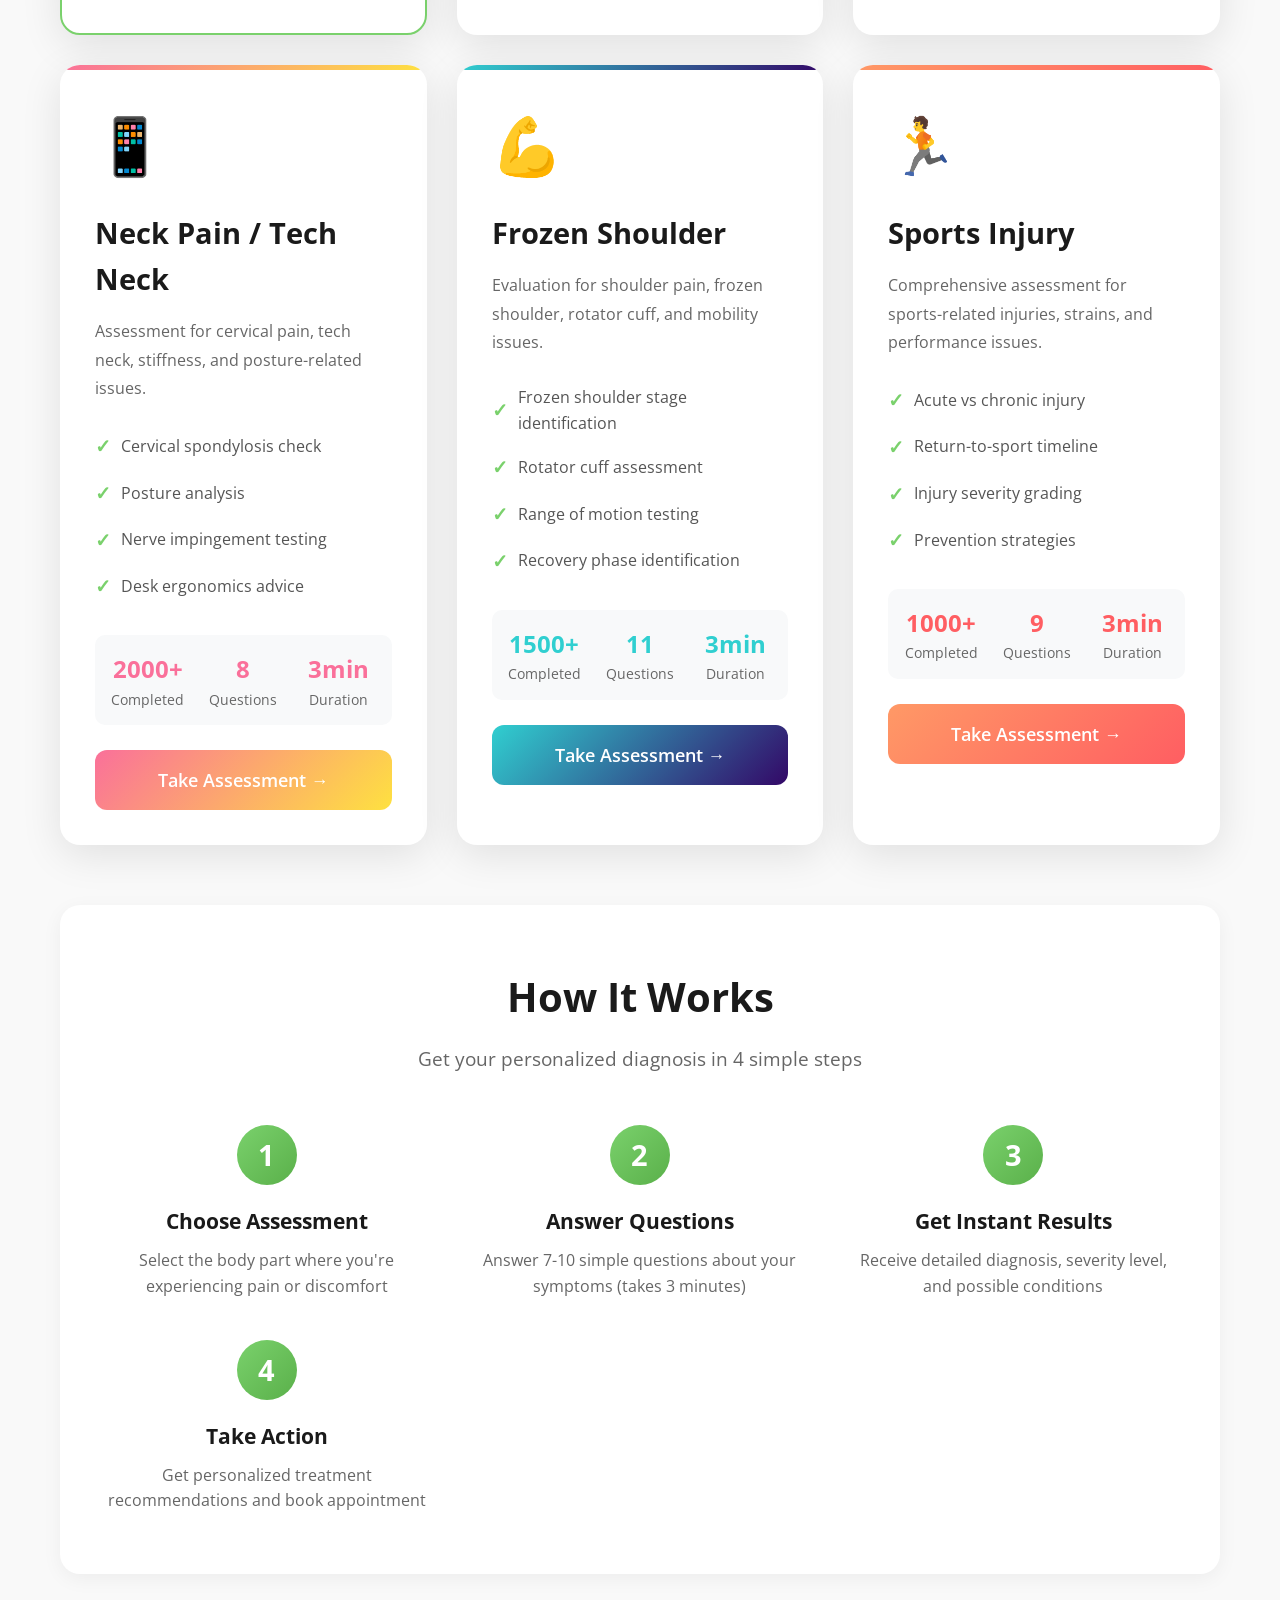
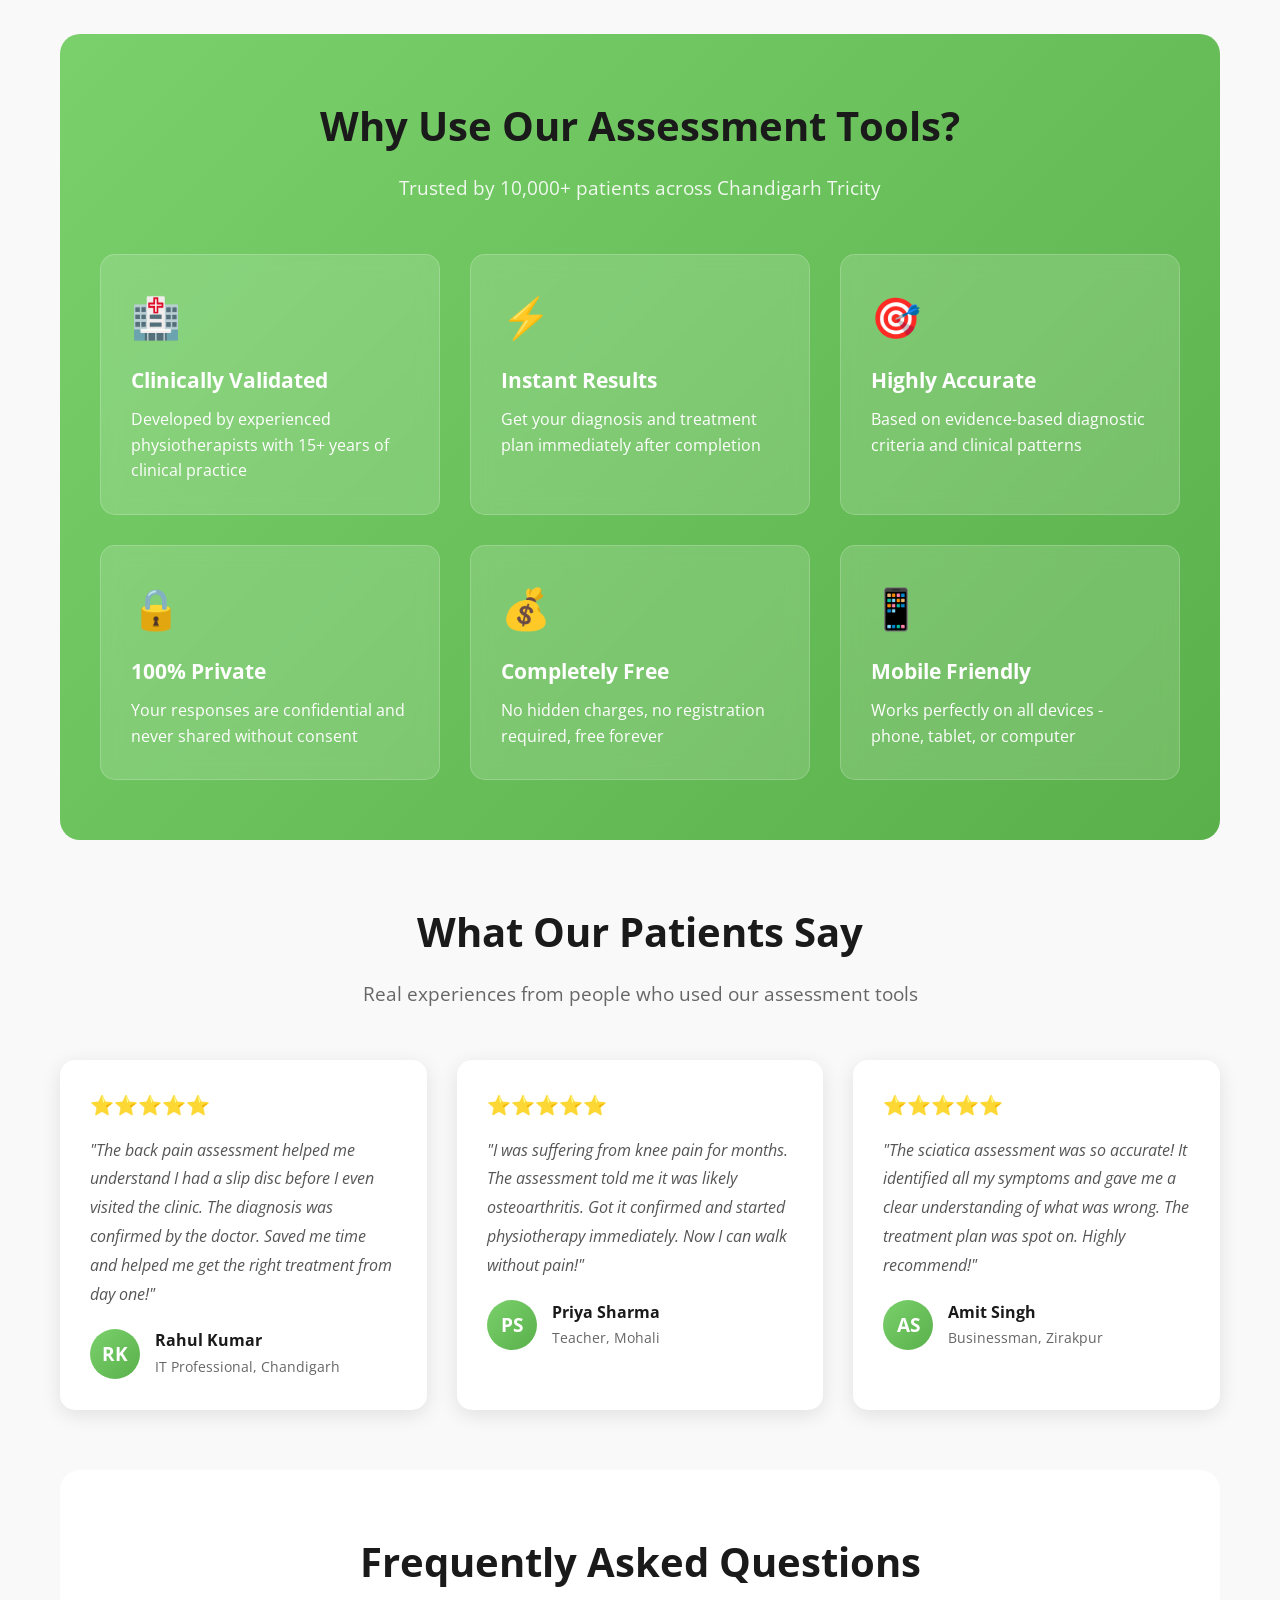
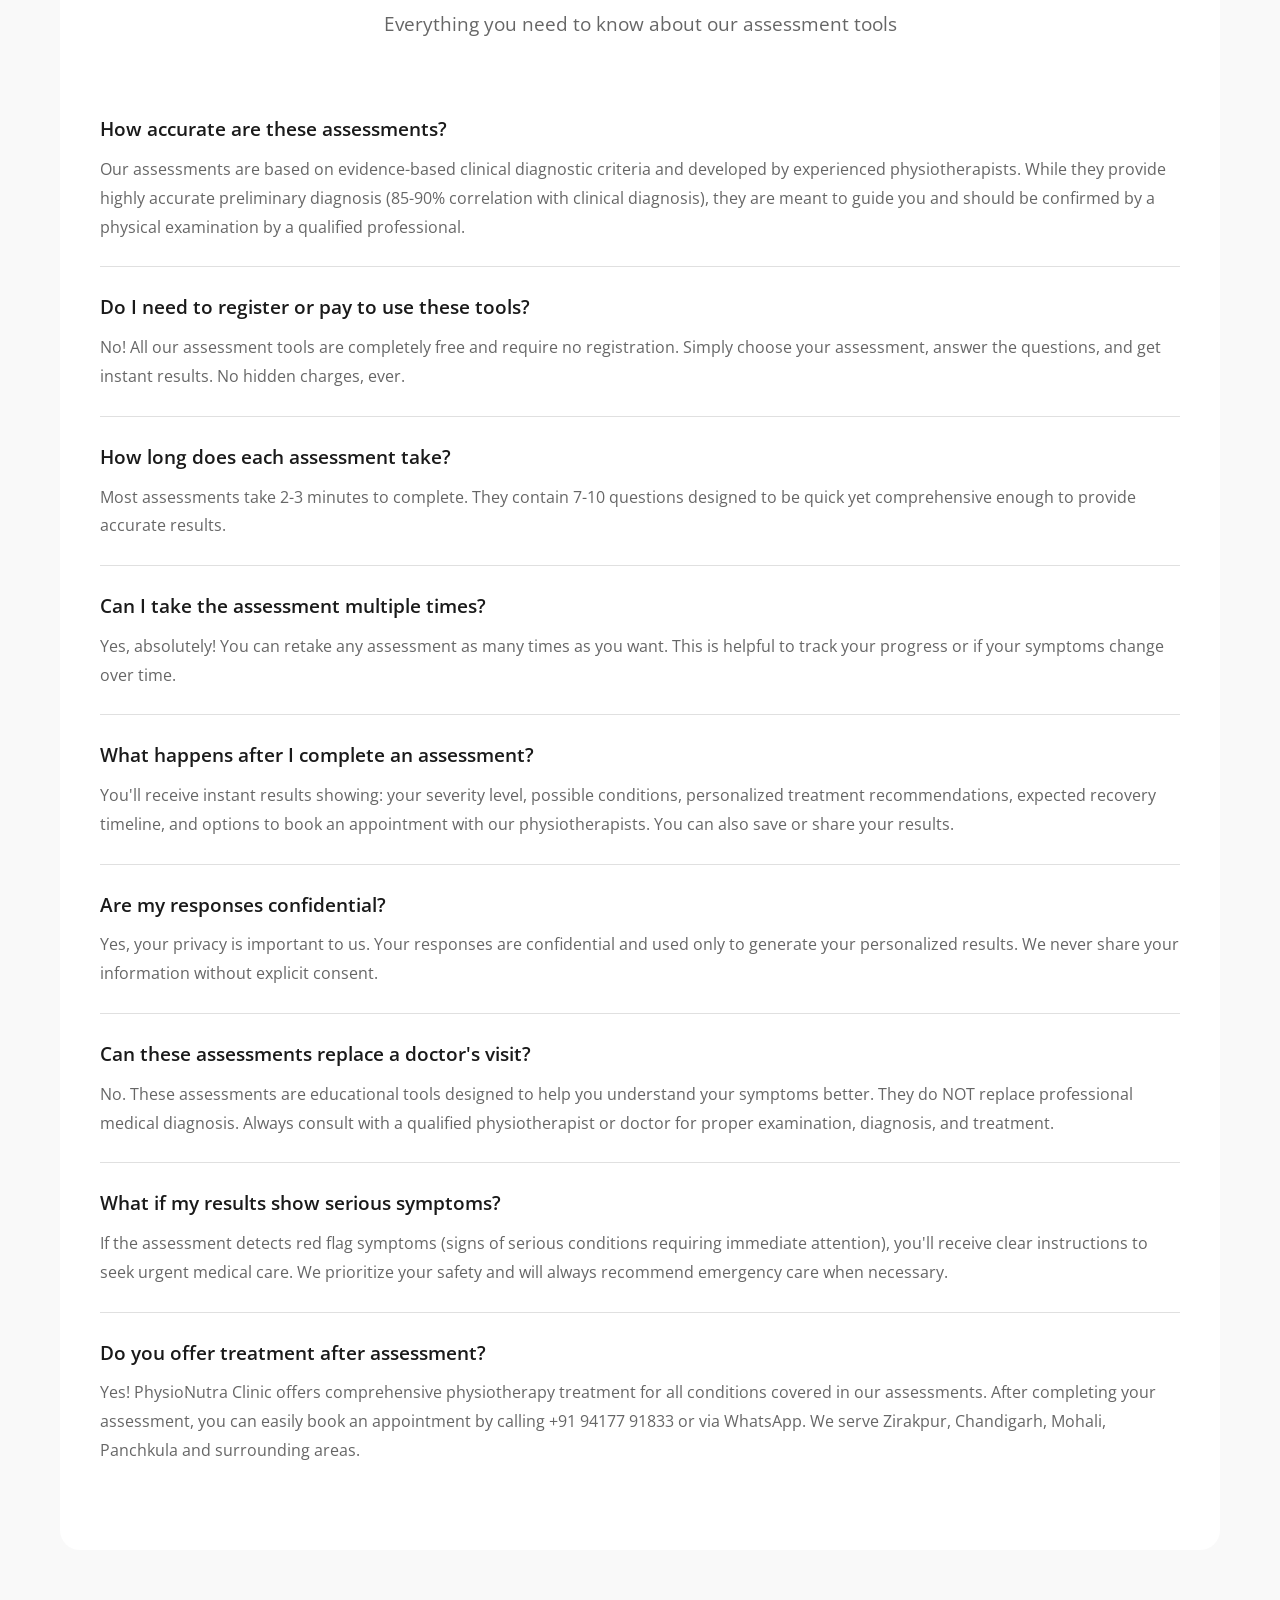
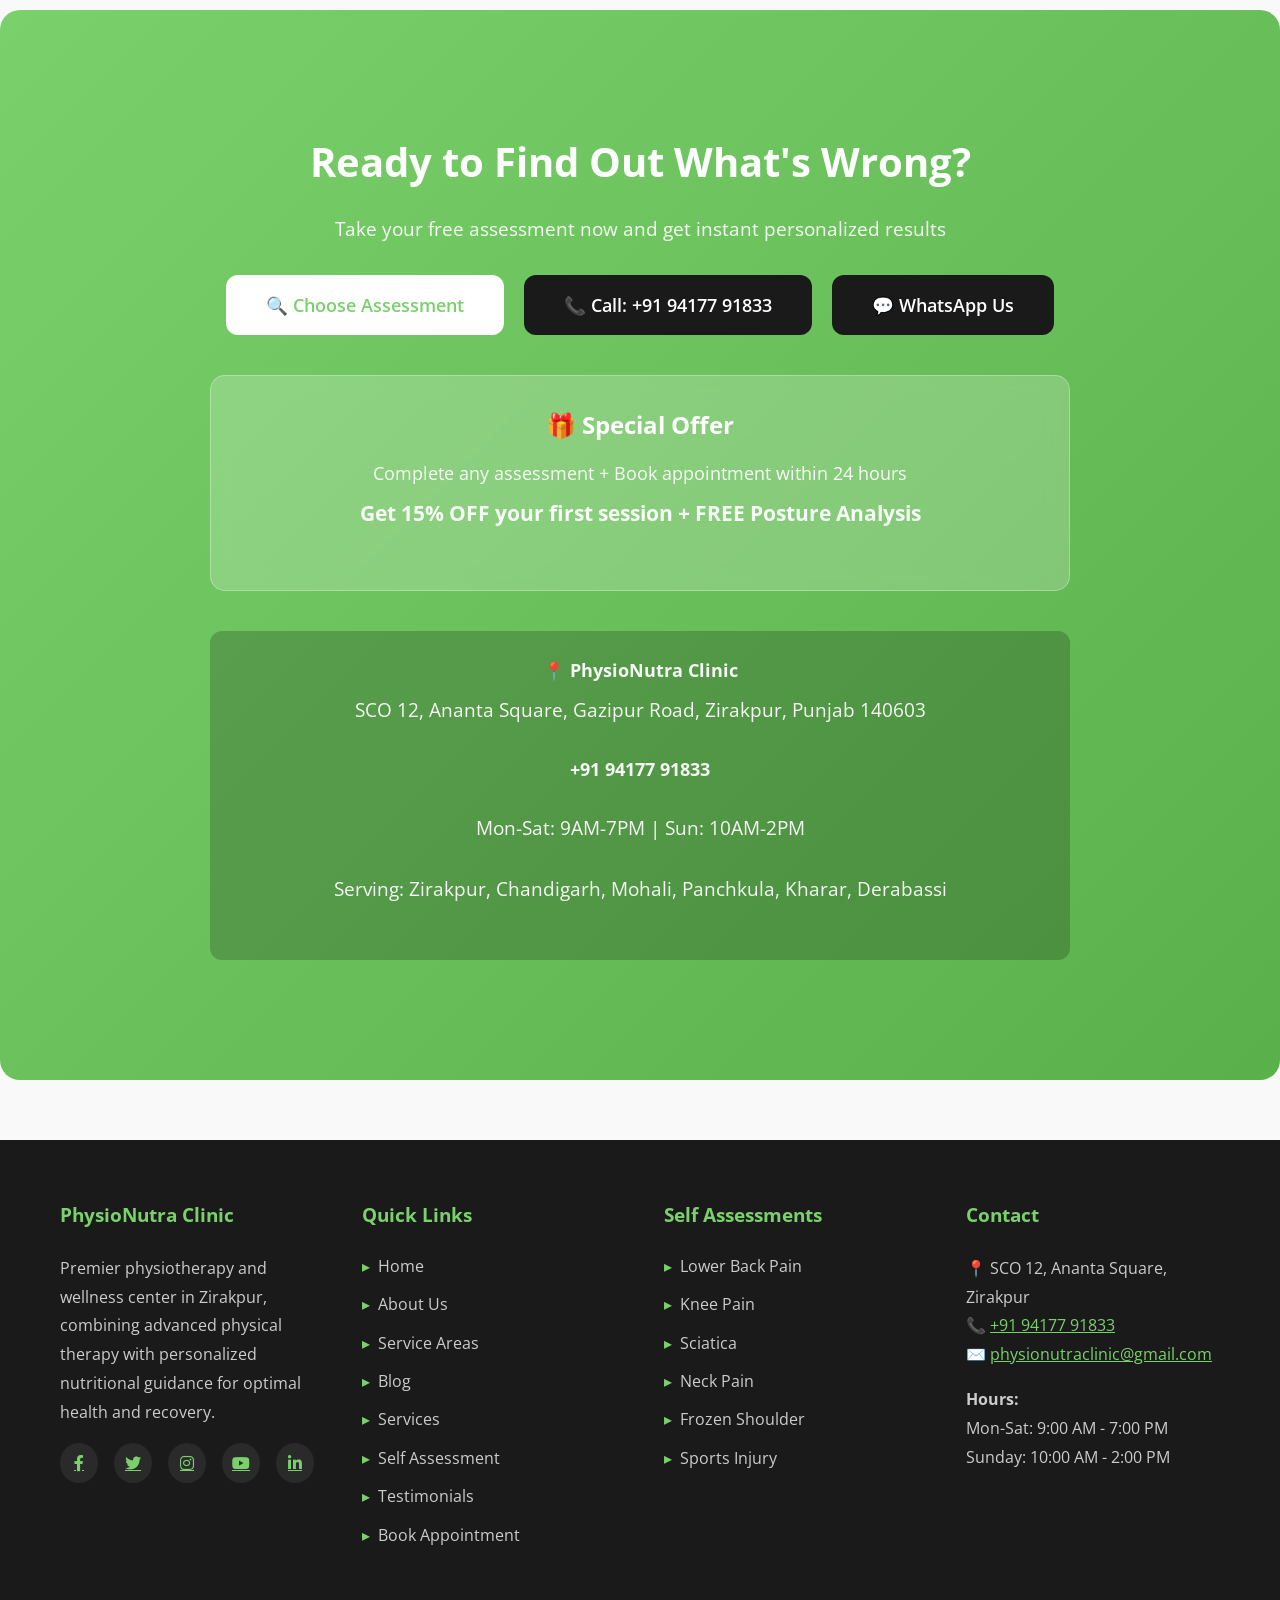
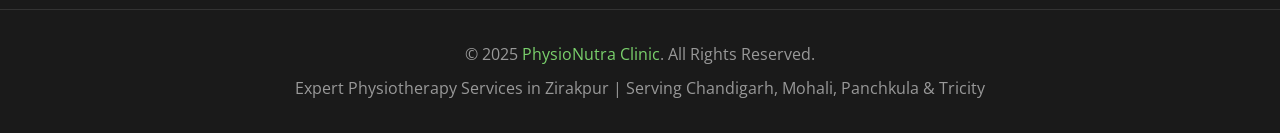
<file: self-assessment/index.html>
<!DOCTYPE html>
<html lang="en-IN">
<head>
    <!-- Google Analytics -->
    <script async src="https://www.googletagmanager.com/gtag/js?id=G-45SFLN5B7J"></script>
    <script>
        window.dataLayer = window.dataLayer || [];
        function gtag(){dataLayer.push(arguments);}
        gtag('js', new Date());
        gtag('config', 'G-45SFLN5B7J');
    </script>

    <!-- Google Tag Manager -->
    <script>(function(w,d,s,l,i){w[l]=w[l]||[];w[l].push({'gtm.start':
    new Date().getTime(),event:'gtm.js'});var f=d.getElementsByTagName(s)[0],
    j=d.createElement(s),dl=l!='dataLayer'?'&l='+l:'';j.async=true;j.src=
    'https://www.googletagmanager.com/gtm.js?id='+i+dl;f.parentNode.insertBefore(j,f);
    })(window,document,'script','dataLayer','GTM-NHVSMWD6');</script>

    <meta charset="UTF-8">
    <meta name="viewport" content="width=device-width, initial-scale=1.0">
    <meta http-equiv="X-UA-Compatible" content="IE=edge">
    
    <!-- Primary Meta Tags -->
    <title>FREE Pain Assessment Tools | Find Your Diagnosis in 3 Minutes | PhysioNutra Zirakpur</title>
    <meta name="description" content="Take FREE online pain assessments for back pain, knee pain, neck pain, sciatica & more. Get instant diagnosis & treatment recommendations. Used by 10,000+ patients in Chandigarh Tricity. Expert physiotherapy at PhysioNutra. Call +91-9417791833">
    <meta name="keywords" content="free pain assessment, online diagnosis tool, back pain quiz, knee pain assessment, physiotherapy assessment, self diagnosis tool Chandigarh, pain assessment near me, physiotherapy quiz">
    <meta name="author" content="PhysioNutra Clinic">
    <meta name="robots" content="index, follow">
    
    <!-- Canonical -->
    <link rel="canonical" href="https://physionutraclinic.com/self-assessment/">
    
    <!-- Favicon -->
    <link rel="icon" href="/favicon.png" type="image/png">
    
    <!-- Fonts -->
    <link href="https://fonts.googleapis.com/css2?family=Roboto:wght@400;700&family=Open+Sans:wght@400;600&display=swap" rel="stylesheet">
    <link rel="stylesheet" href="https://cdnjs.cloudflare.com/ajax/libs/font-awesome/5.15.3/css/all.min.css">
    
    <!-- Open Graph / Facebook -->
    <meta property="og:type" content="website">
    <meta property="og:site_name" content="PhysioNutra Clinic">
    <meta property="og:title" content="FREE Pain Assessment Tools - Find What's Wrong in 3 Minutes">
    <meta property="og:description" content="Take our FREE clinically validated assessments. 10,000+ people discovered their pain cause. Get instant personalized diagnosis & treatment plan!">
    <meta property="og:url" content="https://physionutraclinic.com/self-assessment/">
    <meta property="og:image" content="https://physionutraclinic.com/images/assessment-hub-share.jpg">
    
    <!-- Schema Markup -->
    <script type="application/ld+json">
    {
      "@context": "https://schema.org",
      "@type": "MedicalWebPage",
      "name": "Free Pain Assessment Tools",
      "description": "Comprehensive collection of self-assessment tools for various pain conditions",
      "url": "https://physionutraclinic.com/self-assessment/",
      "medicalAudience": {
        "@type": "Patient"
      },
      "provider": {
        "@type": "MedicalClinic",
        "name": "PhysioNutra Clinic",
        "telephone": "+919417791833",
        "address": {
          "@type": "PostalAddress",
          "streetAddress": "SCO 12, Upper Ground Floor, Ananta Square",
          "addressLocality": "Zirakpur",
          "addressRegion": "Punjab",
          "postalCode": "140603",
          "addressCountry": "IN"
        },
        "geo": {
          "@type": "GeoCoordinates",
          "latitude": "30.6405",
          "longitude": "76.8282"
        }
      },
      "lastReviewed": "2026-01-16"
    }
    </script>

    <script type="application/ld+json">
    {
      "@context": "https://schema.org",
      "@type": "BreadcrumbList",
      "itemListElement": [
        {
          "@type": "ListItem",
          "position": 1,
          "name": "Home",
          "item": "https://physionutraclinic.com/"
        },
        {
          "@type": "ListItem",
          "position": 2,
          "name": "Self Assessment",
          "item": "https://physionutraclinic.com/self-assessment/"
        }
      ]
    }
    </script>

    <script type="application/ld+json">
    {
      "@context": "https://schema.org",
      "@type": "FAQPage",
      "mainEntity": [
        {
          "@type": "Question",
          "name": "How accurate are these assessments?",
          "acceptedAnswer": {
            "@type": "Answer",
            "text": "Our assessments are based on evidence-based clinical diagnostic criteria and developed by experienced physiotherapists. While they provide highly accurate preliminary diagnosis (85-90% correlation with clinical diagnosis), they are meant to guide you and should be confirmed by a physical examination."
          }
        },
        {
          "@type": "Question",
          "name": "Do I need to register or pay to use these tools?",
          "acceptedAnswer": {
            "@type": "Answer",
            "text": "No! All our assessment tools are completely free and require no registration. Simply choose your assessment, answer the questions, and get instant results. No hidden charges, ever."
          }
        },
        {
          "@type": "Question",
          "name": "Can these assessments replace a doctor's visit?",
          "acceptedAnswer": {
            "@type": "Answer",
            "text": "No. These assessments are educational tools designed to help you understand your symptoms better. They do NOT replace professional medical diagnosis. Always consult with a qualified physiotherapist or doctor for proper examination, diagnosis, and treatment."
          }
        }
      ]
    }
    </script>

    <style>
        * {
            margin: 0;
            padding: 0;
            box-sizing: border-box;
        }

        body {
            font-family: 'Open Sans', 'Arial', sans-serif;
            line-height: 1.6;
            color: #333;
            background: #f9f9f9;
        }

        /* Header Styles */
        .skip-link {
            position: absolute;
            top: -40px;
            left: 0;
            background: #7ad16c;
            color: white;
            padding: 8px;
            text-decoration: none;
            z-index: 100;
        }

        .skip-link:focus {
            top: 0;
        }

        header {
            background: #fff;
            box-shadow: 0 2px 10px rgba(0,0,0,0.1);
            position: sticky;
            top: 0;
            z-index: 1000;
        }

        .header-top {
            background: #1a1a1a;
            color: #fff;
            padding: 10px 0;
        }

        .header-top-content {
            display: flex;
            justify-content: space-between;
            align-items: center;
            flex-wrap: wrap;
            gap: 1rem;
            max-width: 1200px;
            margin: 0 auto;
            padding: 0 20px;
        }

        .header-contact {
            display: flex;
            gap: 2rem;
            flex-wrap: wrap;
        }

        .header-contact-item {
            display: flex;
            align-items: center;
            gap: 0.5rem;
            font-size: 0.9rem;
        }

        .header-contact-item a {
            color: #7ad16c;
            text-decoration: none;
        }

        .header-social {
            display: flex;
            gap: 1rem;
        }

        .header-social a {
            color: #7ad16c;
            font-size: 1.2rem;
            transition: color 0.3s;
        }

        .header-main {
            padding: 1rem 0;
        }

        .header-main-content {
            display: flex;
            justify-content: space-between;
            align-items: center;
            max-width: 1200px;
            margin: 0 auto;
            padding: 0 20px;
        }

        .logo-section {
            display: flex;
            align-items: center;
            gap: 1rem;
        }

        .logo {
            height: 55px;
        }

        .tagline {
            font-size: 0.9rem;
            color: #666;
            font-style: italic;
        }

        nav ul {
            display: flex;
            list-style: none;
            gap: 2rem;
            align-items: center;
        }

        nav a {
            text-decoration: none;
            color: #333;
            font-weight: 500;
            transition: color 0.3s;
        }

        nav a:hover {
            color: #7ad16c;
        }

        .cta-button {
            padding: 10px 25px;
            background: #7ad16c;
            color: #fff !important;
            text-decoration: none;
            border-radius: 25px;
            font-weight: bold;
            transition: all 0.3s;
        }

        .cta-button:hover {
            background: #5ab04a;
            transform: translateY(-2px);
        }

        .mobile-menu-toggle {
            display: none;
            background: none;
            border: none;
            font-size: 1.5rem;
            cursor: pointer;
        }

        .breadcrumbs {
            background: #f0f0f0;
            padding: 1rem 0;
        }

        .breadcrumbs-list {
            display: flex;
            list-style: none;
            gap: 0.5rem;
            flex-wrap: wrap;
            max-width: 1200px;
            margin: 0 auto;
            padding: 0 20px;
        }

        .breadcrumbs-list li {
            display: flex;
            align-items: center;
            gap: 0.5rem;
        }

        .breadcrumbs-list li::after {
            content: '›';
            color: #999;
        }

        .breadcrumbs-list li:last-child::after {
            display: none;
        }

        .breadcrumbs-list a {
            color: #666;
            text-decoration: none;
        }

        .breadcrumbs-list a:hover {
            color: #7ad16c;
        }

        /* Hero Section */
        .hero-section {
            background: linear-gradient(135deg, #7ad16c 0%, #5ab04a 100%);
            color: white;
            padding: 80px 20px 60px;
            text-align: center;
            position: relative;
            overflow: hidden;
        }

        .hero-section::before {
            content: '';
            position: absolute;
            top: 0;
            left: 0;
            right: 0;
            bottom: 0;
            background: url('data:image/svg+xml,<svg width="100" height="100" xmlns="http://www.w3.org/2000/svg"><circle cx="50" cy="50" r="2" fill="rgba(255,255,255,0.1)"/></svg>') repeat;
            opacity: 0.3;
        }

        .hero-content {
            max-width: 1200px;
            margin: 0 auto;
            position: relative;
            z-index: 1;
        }

        .hero-section h1 {
            font-size: 3rem;
            margin-bottom: 20px;
            text-shadow: 2px 2px 4px rgba(0,0,0,0.2);
        }

        .hero-section p {
            font-size: 1.3rem;
            margin-bottom: 30px;
            opacity: 0.95;
        }

        .trust-badges {
            display: flex;
            justify-content: center;
            gap: 30px;
            margin-top: 40px;
            flex-wrap: wrap;
        }

        .trust-badge {
            background: rgba(255,255,255,0.25);
            backdrop-filter: blur(10px);
            padding: 15px 25px;
            border-radius: 25px;
            border: 1px solid rgba(255,255,255,0.3);
        }

        .trust-badge strong {
            display: block;
            font-size: 1.8rem;
            margin-bottom: 5px;
        }

        .container {
            max-width: 1200px;
            margin: 0 auto;
            padding: 60px 20px;
        }

        .section-header {
            text-align: center;
            margin-bottom: 50px;
        }

        .section-header h2 {
            font-size: 2.5rem;
            color: #1a1a1a;
            margin-bottom: 15px;
        }

        .section-header p {
            font-size: 1.2rem;
            color: #666;
        }

        .assessment-grid {
            display: grid;
            grid-template-columns: repeat(auto-fit, minmax(350px, 1fr));
            gap: 30px;
            margin-bottom: 60px;
        }

        .assessment-card {
            background: white;
            border-radius: 20px;
            padding: 35px;
            box-shadow: 0 10px 40px rgba(0,0,0,0.1);
            transition: all 0.3s ease;
            position: relative;
            overflow: hidden;
        }

        .assessment-card::before {
            content: '';
            position: absolute;
            top: 0;
            left: 0;
            right: 0;
            height: 5px;
            background: var(--card-gradient);
        }

        .assessment-card:hover {
            transform: translateY(-10px);
            box-shadow: 0 20px 60px rgba(0,0,0,0.15);
        }

        .assessment-card.popular {
            border: 2px solid #7ad16c;
            transform: scale(1.02);
        }

        .popular-badge {
            position: absolute;
            top: 20px;
            right: 20px;
            background: #7ad16c;
            color: white;
            padding: 5px 15px;
            border-radius: 20px;
            font-size: 0.85rem;
            font-weight: bold;
        }

        .card-icon {
            font-size: 3.5rem;
            margin-bottom: 20px;
            display: block;
        }

        .assessment-card h3 {
            font-size: 1.8rem;
            color: #1a1a1a;
            margin-bottom: 15px;
        }

        .card-description {
            color: #666;
            margin-bottom: 20px;
            line-height: 1.8;
        }

        .card-features {
            list-style: none;
            margin-bottom: 25px;
        }

        .card-features li {
            padding: 8px 0;
            color: #555;
            display: flex;
            align-items: center;
            gap: 10px;
        }

        .card-features li::before {
            content: '✓';
            color: #7ad16c;
            font-weight: bold;
            font-size: 1.2rem;
        }

        .card-stats {
            display: flex;
            gap: 20px;
            margin-bottom: 25px;
            padding: 15px;
            background: #f8f9fa;
            border-radius: 10px;
        }

        .stat-item {
            flex: 1;
            text-align: center;
        }

        .stat-number {
            font-size: 1.5rem;
            font-weight: bold;
            color: var(--card-color);
        }

        .stat-label {
            font-size: 0.85rem;
            color: #666;
        }

        .assessment-btn {
            display: block;
            width: 100%;
            padding: 16px;
            background: var(--card-gradient);
            color: white;
            text-align: center;
            text-decoration: none;
            border-radius: 12px;
            font-weight: 600;
            font-size: 1.1rem;
            transition: all 0.3s ease;
            border: none;
            cursor: pointer;
        }

        .assessment-btn:hover:not(:disabled) {
            transform: translateY(-2px);
            box-shadow: 0 8px 20px rgba(0,0,0,0.2);
        }

        .assessment-btn:disabled {
            opacity: 0.5;
            cursor: not-allowed;
        }

        /* Color schemes */
        .card-back {
            --card-gradient: linear-gradient(135deg, #7ad16c 0%, #5ab04a 100%);
            --card-color: #7ad16c;
        }

        .card-knee {
            --card-gradient: linear-gradient(135deg, #4facfe 0%, #00f2fe 100%);
            --card-color: #00f2fe;
        }

        .card-sciatica {
            --card-gradient: linear-gradient(135deg, #667eea 0%, #764ba2 100%);
            --card-color: #764ba2;
        }

        .card-neck {
            --card-gradient: linear-gradient(135deg, #fa709a 0%, #fee140 100%);
            --card-color: #fa709a;
        }

        .card-shoulder {
            --card-gradient: linear-gradient(135deg, #30cfd0 0%, #330867 100%);
            --card-color: #30cfd0;
        }

        .card-sports {
            --card-gradient: linear-gradient(135deg, #ff9966 0%, #ff5e62 100%);
            --card-color: #ff5e62;
        }

        .how-it-works {
            background: white;
            border-radius: 20px;
            padding: 60px 40px;
            margin-bottom: 60px;
            box-shadow: 0 5px 20px rgba(0,0,0,0.05);
        }

        .steps-grid {
            display: grid;
            grid-template-columns: repeat(auto-fit, minmax(250px, 1fr));
            gap: 40px;
            margin-top: 40px;
        }

        .step-item {
            text-align: center;
        }

        .step-number {
            width: 60px;
            height: 60px;
            background: linear-gradient(135deg, #7ad16c 0%, #5ab04a 100%);
            color: white;
            border-radius: 50%;
            display: flex;
            align-items: center;
            justify-content: center;
            font-size: 1.8rem;
            font-weight: bold;
            margin: 0 auto 20px;
        }

        .step-item h3 {
            font-size: 1.3rem;
            color: #1a1a1a;
            margin-bottom: 10px;
        }

        .step-item p {
            color: #666;
            line-height: 1.6;
        }

        .benefits-section {
            background: linear-gradient(135deg, #7ad16c 0%, #5ab04a 100%);
            color: white;
            padding: 60px 40px;
            border-radius: 20px;
            margin-bottom: 60px;
        }

        .benefits-grid {
            display: grid;
            grid-template-columns: repeat(auto-fit, minmax(280px, 1fr));
            gap: 30px;
            margin-top: 40px;
        }

        .benefit-card {
            background: rgba(255,255,255,0.15);
            backdrop-filter: blur(10px);
            padding: 30px;
            border-radius: 15px;
            border: 1px solid rgba(255,255,255,0.2);
        }

        .benefit-icon {
            font-size: 2.5rem;
            margin-bottom: 15px;
            display: block;
        }

        .benefit-card h3 {
            font-size: 1.3rem;
            margin-bottom: 10px;
        }

        .testimonial-section {
            margin-bottom: 60px;
        }

        .testimonial-grid {
            display: grid;
            grid-template-columns: repeat(auto-fit, minmax(300px, 1fr));
            gap: 30px;
        }

        .testimonial-card {
            background: white;
            padding: 30px;
            border-radius: 15px;
            box-shadow: 0 5px 20px rgba(0,0,0,0.1);
        }

        .testimonial-rating {
            color: #ffc107;
            font-size: 1.2rem;
            margin-bottom: 15px;
        }

        .testimonial-text {
            color: #555;
            font-style: italic;
            margin-bottom: 20px;
            line-height: 1.8;
        }

        .testimonial-author {
            display: flex;
            align-items: center;
            gap: 15px;
        }

        .author-avatar {
            width: 50px;
            height: 50px;
            background: linear-gradient(135deg, #7ad16c 0%, #5ab04a 100%);
            border-radius: 50%;
            display: flex;
            align-items: center;
            justify-content: center;
            color: white;
            font-weight: bold;
            font-size: 1.2rem;
        }

        .author-info strong {
            display: block;
            color: #1a1a1a;
        }

        .author-info span {
            font-size: 0.9rem;
            color: #666;
        }

        .cta-section {
            background: linear-gradient(135deg, #7ad16c 0%, #5ab04a 100%);
            color: white;
            padding: 60px 40px;
            border-radius: 20px;
            text-align: center;
        }

        .cta-section h2 {
            font-size: 2.5rem;
            margin-bottom: 20px;
        }

        .cta-section p {
            font-size: 1.2rem;
            margin-bottom: 30px;
            opacity: 0.95;
        }

        .cta-buttons {
            display: flex;
            gap: 20px;
            justify-content: center;
            flex-wrap: wrap;
        }

        .cta-btn {
            padding: 16px 40px;
            background: white;
            color: #7ad16c;
            text-decoration: none;
            border-radius: 12px;
            font-weight: 600;
            font-size: 1.1rem;
            transition: all 0.3s ease;
            display: inline-flex;
            align-items: center;
            gap: 10px;
        }

        .cta-btn:hover {
            transform: translateY(-3px);
            box-shadow: 0 8px 20px rgba(0,0,0,0.2);
        }

        .cta-btn.secondary {
            background: #1a1a1a;
            color: white;
        }

        .faq-section {
            background: white;
            padding: 60px 40px;
            border-radius: 20px;
        }

        .faq-item {
            border-bottom: 1px solid #e0e0e0;
            padding: 25px 0;
        }

        .faq-item:last-child {
            border-bottom: none;
        }

        .faq-question {
            font-size: 1.2rem;
            font-weight: 600;
            color: #1a1a1a;
            margin-bottom: 10px;
        }

        .faq-answer {
            color: #666;
            line-height: 1.8;
        }

        /* Footer */
        footer {
            background: #1a1a1a;
            color: #fff;
            padding: 60px 0 0;
            margin-top: 60px;
        }

        .footer-content {
            display: grid;
            grid-template-columns: repeat(auto-fit, minmax(250px, 1fr));
            gap: 3rem;
            margin-bottom: 3rem;
            max-width: 1200px;
            margin: 0 auto 3rem;
            padding: 0 20px;
        }

        .footer-section h3 {
            color: #7ad16c;
            margin-bottom: 1.5rem;
            font-weight: 700;
        }

        .footer-section p {
            color: #ccc;
            line-height: 1.8;
        }

        .footer-links {
            list-style: none;
        }

        .footer-links li {
            margin-bottom: 0.8rem;
        }

        .footer-links a {
            color: #ccc;
            text-decoration: none;
            transition: color 0.3s;
        }

        .footer-links a:hover {
            color: #7ad16c;
        }

        .footer-links a::before {
            content: '▸';
            color: #7ad16c;
            margin-right: 0.5rem;
        }

        .footer-social {
            display: flex;
            gap: 1rem;
            margin-top: 1rem;
        }

        .footer-social a {
            width: 40px;
            height: 40px;
            background: #2a2a2a;
            display: flex;
            align-items: center;
            justify-content: center;
            border-radius: 50%;
            color: #7ad16c;
            transition: all 0.3s;
        }

        .footer-social a:hover {
            background: #7ad16c;
            color: #fff;
        }

        .footer-bottom {
            border-top: 1px solid #333;
            padding: 2rem;
            text-align: center;
            color: #999;
        }

        .footer-bottom a {
            color: #7ad16c;
            text-decoration: none;
        }

        .floating-buttons {
            position: fixed;
            bottom: 30px;
            right: 30px;
            z-index: 999;
            display: flex;
            flex-direction: column;
            gap: 15px;
        }

        .floating-btn {
            width: 60px;
            height: 60px;
            border-radius: 50%;
            display: flex;
            align-items: center;
            justify-content: center;
            color: white;
            font-size: 1.5rem;
            box-shadow: 0 4px 20px rgba(0,0,0,0.2);
            transition: all 0.3s;
            text-decoration: none;
        }

        .whatsapp-btn {
            background: #25D366;
        }

        .phone-btn {
            background: #7ad16c;
        }

        .floating-btn:hover {
            transform: scale(1.1);
        }

        @media (max-width: 768px) {
            .mobile-menu-toggle {
                display: block;
            }

            nav ul {
                display: none;
                position: absolute;
                top: 100%;
                left: 0;
                right: 0;
                background: white;
                flex-direction: column;
                padding: 1rem;
                box-shadow: 0 4px 10px rgba(0,0,0,0.1);
            }

            nav ul.active {
                display: flex;
            }

            .hero-section h1 {
                font-size: 2rem;
            }

            .hero-section p {
                font-size: 1.1rem;
            }

            .assessment-grid {
                grid-template-columns: 1fr;
            }

            .assessment-card.popular {
                transform: scale(1);
            }

            .section-header h2 {
                font-size: 2rem;
            }

            .trust-badges {
                flex-direction: column;
                gap: 15px;
            }

            .cta-buttons {
                flex-direction: column;
            }

            .steps-grid {
                grid-template-columns: 1fr;
            }

            .header-top-content {
                flex-direction: column;
                text-align: center;
            }
        }

        html {
            scroll-behavior: smooth;
        }
    </style>
</head>
<body>
    <noscript><iframe src="https://www.googletagmanager.com/ns.html?id=GTM-NHVSMWD6" height="0" width="0" style="display:none;visibility:hidden"></iframe></noscript>

    <a href="#main-content" class="skip-link">Skip to main content</a>

    <!-- Header -->
    <header>
        <div class="header-top">
            <div class="header-top-content">
                <div class="header-contact">
                    <div class="header-contact-item">
                        📞 <a href="tel:+919417791833">+91 94177 91833</a>
                    </div>
                    <div class="header-contact-item">
                        ✉️ <a href="mailto:physionutraclinic@gmail.com">physionutraclinic@gmail.com</a>
                    </div>
                    <div class="header-contact-item">
                        🕒 Mon-Sat: 9:00 AM - 7:00 PM | Sun: 10:00 AM - 2:00 PM
                    </div>
                </div>
                <div class="header-social">
                    <a href="https://www.facebook.com/tarun.aggarwal.7528" target="_blank" rel="noopener" aria-label="Facebook"><i class="fab fa-facebook-f"></i></a>
                    <a href="https://x.com/physionutra" target="_blank" rel="noopener" aria-label="Twitter"><i class="fab fa-twitter"></i></a>
                    <a href="https://www.instagram.com/physionutra" target="_blank" rel="noopener" aria-label="Instagram"><i class="fab fa-instagram"></i></a>
                    <a href="https://youtube.com/@physionutra" target="_blank" rel="noopener" aria-label="YouTube"><i class="fab fa-youtube"></i></a>
                    <a href="https://www.linkedin.com/company/physionutra-clinic/" target="_blank" rel="noopener" aria-label="LinkedIn"><i class="fab fa-linkedin-in"></i></a>
                </div>
            </div>
        </div>

        <div class="header-main">
            <div class="header-main-content">
                <div class="logo-section">
                    <a href="/"><img src="/images/logo.png" alt="PhysioNutra Clinic Logo" class="logo"></a>
                    <div class="tagline">Healing Through Movement & Nutrition</div>
                </div>
                <nav role="navigation" aria-label="Main navigation">
                    <button class="mobile-menu-toggle" aria-label="Toggle menu">☰</button>
                    <ul id="mainMenu">
                        <li><a href="/">Home</a></li>
                        <li><a href="/about/">About Us</a></li>
                        <li><a href="/physiotherapy/">Service Areas</a></li>
                        <li><a href="/blogs/">Blogs</a></li>
                        <li><a href="/services/">Services</a></li>
                        <li><a href="/testimonials/">Testimonials</a></li>
                        <li><a href="tel:+919417791833" class="cta-button">Book Appointment</a></li>
                    </ul>
                </nav>
            </div>
        </div>
    </header>

    <!-- Breadcrumbs -->
    <nav class="breadcrumbs" aria-label="Breadcrumb">
        <ol class="breadcrumbs-list">
            <li><a href="/">Home</a></li>
            <li><span class="current">Self Assessment</span></li>
        </ol>
    </nav>

    <!-- Hero Section -->
    <section class="hero-section">
        <div class="hero-content">
            <h1>🔍 Free Pain Assessment Tools</h1>
            <p>Find out what's causing your pain in just 3 minutes</p>
            <p style="font-size: 1rem;">Clinically validated | Instant results | 10,000+ assessments completed</p>
            
            <div class="trust-badges">
                <div class="trust-badge">
                    <strong>10,000+</strong>
                    <span>Assessments Taken</span>
                </div>
                <div class="trust-badge">
                    <strong>4.9/5</strong>
                    <span>Average Rating</span>
                </div>
                <div class="trust-badge">
                    <strong>3 Min</strong>
                    <span>Average Time</span>
                </div>
                <div class="trust-badge">
                    <strong>100%</strong>
                    <span>Free Forever</span>
                </div>
            </div>
        </div>
    </section>

    <!-- Main Content -->
    <main id="main-content">
        <div class="container">
            <div class="section-header">
                <h2>Choose Your Assessment</h2>
                <p>Select the area where you're experiencing pain or discomfort</p>
            </div>

            <div class="assessment-grid">
                <!-- Lower Back Pain -->
                <div class="assessment-card card-back popular">
                    <span class="popular-badge">🔥 Most Popular</span>
                    <span class="card-icon">🔴</span>
                    <h3>Lower Back Pain</h3>
                    <p class="card-description">Comprehensive assessment for lower back pain, slip disc, sciatica, and spinal issues.</p>
                    
                    <ul class="card-features">
                        <li>Identifies slip disc vs muscle strain</li>
                        <li>Checks for nerve involvement</li>
                        <li>Red flag symptom detection</li>
                        <li>Personalized treatment plan</li>
                    </ul>

                    <div class="card-stats">
                        <div class="stat-item">
                            <div class="stat-number">7000+</div>
                            <div class="stat-label">Completed</div>
                        </div>
                        <div class="stat-item">
                            <div class="stat-number">10</div>
                            <div class="stat-label">Questions</div>
                        </div>
                        <div class="stat-item">
                            <div class="stat-number">3min</div>
                            <div class="stat-label">Duration</div>
                        </div>
                    </div>

                    <a href="/self-assessment/lower-back-pain/" class="assessment-btn" onclick="trackAssessmentClick('Lower Back Pain')">
                        Take Assessment →
                    </a>
                </div>

                <!-- Knee Pain -->
                <div class="assessment-card card-knee">
                    <span class="card-icon">🦵</span>
                    <h3>Knee Pain</h3>
                    <p class="card-description">Detailed evaluation for knee pain, arthritis, meniscus tears, and ligament injuries.</p>
                    
                    <ul class="card-features">
                        <li>ACL/MCL injury assessment</li>
                        <li>Osteoarthritis evaluation</li>
                        <li>Meniscus tear indicators</li>
                        <li>Instability testing</li>
                    </ul>

                    <div class="card-stats">
                        <div class="stat-item">
                            <div class="stat-number">5000+</div>
                            <div class="stat-label">Completed</div>
                        </div>
                        <div class="stat-item">
                            <div class="stat-number">8</div>
                            <div class="stat-label">Questions</div>
                        </div>
                        <div class="stat-item">
                            <div class="stat-number">3min</div>
                            <div class="stat-label">Duration</div>
                        </div>
                    </div>

                    <a href="/self-assessment/knee-pain/" class="assessment-btn" onclick="trackAssessmentClick('Knee Pain')">
                        Take Assessment →
                    </a>
                </div>

                <!-- Sciatica -->
                <div class="assessment-card card-sciatica">
                    <span class="card-icon">⚡</span>
                    <h3>Sciatica Pain</h3>
                    <p class="card-description">Specialized assessment for sciatic nerve pain, leg numbness, and radicular symptoms.</p>
                    
                    <ul class="card-features">
                        <li>Nerve compression testing</li>
                        <li>Severity grading</li>
                        <li>Emergency symptom check</li>
                        <li>Recovery timeline estimate</li>
                    </ul>

                    <div class="card-stats">
                        <div class="stat-item">
                            <div class="stat-number">3000+</div>
                            <div class="stat-label">Completed</div>
                        </div>
                        <div class="stat-item">
                            <div class="stat-number">7</div>
                            <div class="stat-label">Questions</div>
                        </div>
                        <div class="stat-item">
                            <div class="stat-number">2min</div>
                            <div class="stat-label">Duration</div>
                        </div>
                    </div>

                    <a href="/self-assessment/sciatica/" class="assessment-btn" onclick="trackAssessmentClick('Sciatica')">
                        Take Assessment →
                    </a>
                </div>

                <!-- Neck Pain -->
                <div class="assessment-card card-neck">
                    <span class="card-icon">📱</span>
                    <h3>Neck Pain / Tech Neck</h3>
                    <p class="card-description">Assessment for cervical pain, tech neck, stiffness, and posture-related issues.</p>
                    
                    <ul class="card-features">
                        <li>Cervical spondylosis check</li>
                        <li>Posture analysis</li>
                        <li>Nerve impingement testing</li>
                        <li>Desk ergonomics advice</li>
                    </ul>

                    <div class="card-stats">
                        <div class="stat-item">
                            <div class="stat-number">2000+</div>
                            <div class="stat-label">Completed</div>
                        </div>
                        <div class="stat-item">
                            <div class="stat-number">8</div>
                            <div class="stat-label">Questions</div>
                        </div>
                        <div class="stat-item">
                            <div class="stat-number">3min</div>
                            <div class="stat-label">Duration</div>
                        </div>
                    </div>

                    <a href="/self-assessment/neck-pain/" class="assessment-btn" onclick="trackAssessmentClick('Neck Pain')">
                        Take Assessment →
                    </a>
                </div>

                <!-- Frozen Shoulder -->
                <div class="assessment-card card-shoulder">
                    <span class="card-icon">💪</span>
                    <h3>Frozen Shoulder</h3>
                    <p class="card-description">Evaluation for shoulder pain, frozen shoulder, rotator cuff, and mobility issues.</p>
                    
                    <ul class="card-features">
                        <li>Frozen shoulder stage identification</li>
                        <li>Rotator cuff assessment</li>
                        <li>Range of motion testing</li>
                        <li>Recovery phase identification</li>
                    </ul>

                    <div class="card-stats">
                        <div class="stat-item">
                            <div class="stat-number">1500+</div>
                            <div class="stat-label">Completed</div>
                        </div>
                        <div class="stat-item">
                            <div class="stat-number">11</div>
                            <div class="stat-label">Questions</div>
                        </div>
                        <div class="stat-item">
                            <div class="stat-number">3min</div>
                            <div class="stat-label">Duration</div>
                        </div>
                    </div>

                    <a href="/self-assessment/frozen-shoulder/" class="assessment-btn" onclick="trackAssessmentClick('Frozen Shoulder')">
                        Take Assessment →
                    </a>
                </div>

                <!-- Sports Injury -->
                <div class="assessment-card card-sports">
                    <span class="card-icon">🏃</span>
                    <h3>Sports Injury</h3>
                    <p class="card-description">Comprehensive assessment for sports-related injuries, strains, and performance issues.</p>
                    
                    <ul class="card-features">
                        <li>Acute vs chronic injury</li>
                        <li>Return-to-sport timeline</li>
                        <li>Injury severity grading</li>
                        <li>Prevention strategies</li>
                    </ul>

                    <div class="card-stats">
                        <div class="stat-item">
                            <div class="stat-number">1000+</div>
                            <div class="stat-label">Completed</div>
                        </div>
                        <div class="stat-item">
                            <div class="stat-number">9</div>
                            <div class="stat-label">Questions</div>
                        </div>
                        <div class="stat-item">
                            <div class="stat-number">3min</div>
                            <div class="stat-label">Duration</div>
                        </div>
                    </div>

                    <a href="/self-assessment/sports-injury/" class="assessment-btn" onclick="trackAssessmentClick('Sports Injury')">
                        Take Assessment →
                    </a>
                </div>
            </div>

            <!-- How It Works -->
            <div class="how-it-works">
                <div class="section-header">
                    <h2>How It Works</h2>
                    <p>Get your personalized diagnosis in 4 simple steps</p>
                </div>

                <div class="steps-grid">
                    <div class="step-item">
                        <div class="step-number">1</div>
                        <h3>Choose Assessment</h3>
                        <p>Select the body part where you're experiencing pain or discomfort</p>
                    </div>

                    <div class="step-item">
                        <div class="step-number">2</div>
                        <h3>Answer Questions</h3>
                        <p>Answer 7-10 simple questions about your symptoms (takes 3 minutes)</p>
                    </div>

                    <div class="step-item">
                        <div class="step-number">3</div>
                        <h3>Get Instant Results</h3>
                        <p>Receive detailed diagnosis, severity level, and possible conditions</p>
                    </div>

                    <div class="step-item">
                        <div class="step-number">4</div>
                        <h3>Take Action</h3>
                        <p>Get personalized treatment recommendations and book appointment</p>
                    </div>
                </div>
            </div>

            <!-- Benefits -->
            <div class="benefits-section">
                <div class="section-header" style="color: white;">
                    <h2>Why Use Our Assessment Tools?</h2>
                    <p style="color: rgba(255,255,255,0.9);">Trusted by 10,000+ patients across Chandigarh Tricity</p>
                </div>

                <div class="benefits-grid">
                    <div class="benefit-card">
                        <span class="benefit-icon">🏥</span>
                        <h3>Clinically Validated</h3>
                        <p>Developed by experienced physiotherapists with 15+ years of clinical practice</p>
                    </div>

                    <div class="benefit-card">
                        <span class="benefit-icon">⚡</span>
                        <h3>Instant Results</h3>
                        <p>Get your diagnosis and treatment plan immediately after completion</p>
                    </div>

                    <div class="benefit-card">
                        <span class="benefit-icon">🎯</span>
                        <h3>Highly Accurate</h3>
                        <p>Based on evidence-based diagnostic criteria and clinical patterns</p>
                    </div>

                    <div class="benefit-card">
                        <span class="benefit-icon">🔒</span>
                        <h3>100% Private</h3>
                        <p>Your responses are confidential and never shared without consent</p>
                    </div>

                    <div class="benefit-card">
                        <span class="benefit-icon">💰</span>
                        <h3>Completely Free</h3>
                        <p>No hidden charges, no registration required, free forever</p>
                    </div>

                    <div class="benefit-card">
                        <span class="benefit-icon">📱</span>
                        <h3>Mobile Friendly</h3>
                        <p>Works perfectly on all devices - phone, tablet, or computer</p>
                    </div>
                </div>
            </div>

            <!-- Testimonials -->
            <div class="testimonial-section">
                <div class="section-header">
                    <h2>What Our Patients Say</h2>
                    <p>Real experiences from people who used our assessment tools</p>
                </div>

                <div class="testimonial-grid">
                    <div class="testimonial-card">
                        <div class="testimonial-rating">⭐⭐⭐⭐⭐</div>
                        <p class="testimonial-text">"The back pain assessment helped me understand I had a slip disc before I even visited the clinic. The diagnosis was confirmed by the doctor. Saved me time and helped me get the right treatment from day one!"</p>
                        <div class="testimonial-author">
                            <div class="author-avatar">RK</div>
                            <div class="author-info">
                                <strong>Rahul Kumar</strong>
                                <span>IT Professional, Chandigarh</span>
                            </div>
                        </div>
                    </div>

                    <div class="testimonial-card">
                        <div class="testimonial-rating">⭐⭐⭐⭐⭐</div>
                        <p class="testimonial-text">"I was suffering from knee pain for months. The assessment told me it was likely osteoarthritis. Got it confirmed and started physiotherapy immediately. Now I can walk without pain!"</p>
                        <div class="testimonial-author">
                            <div class="author-avatar">PS</div>
                            <div class="author-info">
                                <strong>Priya Sharma</strong>
                                <span>Teacher, Mohali</span>
                            </div>
                        </div>
                    </div>

                    <div class="testimonial-card">
                        <div class="testimonial-rating">⭐⭐⭐⭐⭐</div>
                        <p class="testimonial-text">"The sciatica assessment was so accurate! It identified all my symptoms and gave me a clear understanding of what was wrong. The treatment plan was spot on. Highly recommend!"</p>
                        <div class="testimonial-author">
                            <div class="author-avatar">AS</div>
                            <div class="author-info">
                                <strong>Amit Singh</strong>
                                <span>Businessman, Zirakpur</span>
                            </div>
                        </div>
                    </div>
                </div>
            </div>

            <!-- FAQ Section -->
            <div class="faq-section">
                <div class="section-header">
                    <h2>Frequently Asked Questions</h2>
                    <p>Everything you need to know about our assessment tools</p>
                </div>

                <div class="faq-item">
                    <div class="faq-question">How accurate are these assessments?</div>
                    <div class="faq-answer">Our assessments are based on evidence-based clinical diagnostic criteria and developed by experienced physiotherapists. While they provide highly accurate preliminary diagnosis (85-90% correlation with clinical diagnosis), they are meant to guide you and should be confirmed by a physical examination by a qualified professional.</div>
                </div>

                <div class="faq-item">
                    <div class="faq-question">Do I need to register or pay to use these tools?</div>
                    <div class="faq-answer">No! All our assessment tools are completely free and require no registration. Simply choose your assessment, answer the questions, and get instant results. No hidden charges, ever.</div>
                </div>

                <div class="faq-item">
                    <div class="faq-question">How long does each assessment take?</div>
                    <div class="faq-answer">Most assessments take 2-3 minutes to complete. They contain 7-10 questions designed to be quick yet comprehensive enough to provide accurate results.</div>
                </div>

                <div class="faq-item">
                    <div class="faq-question">Can I take the assessment multiple times?</div>
                    <div class="faq-answer">Yes, absolutely! You can retake any assessment as many times as you want. This is helpful to track your progress or if your symptoms change over time.</div>
                </div>

                <div class="faq-item">
                    <div class="faq-question">What happens after I complete an assessment?</div>
                    <div class="faq-answer">You'll receive instant results showing: your severity level, possible conditions, personalized treatment recommendations, expected recovery timeline, and options to book an appointment with our physiotherapists. You can also save or share your results.</div>
                </div>

                <div class="faq-item">
                    <div class="faq-question">Are my responses confidential?</div>
                    <div class="faq-answer">Yes, your privacy is important to us. Your responses are confidential and used only to generate your personalized results. We never share your information without explicit consent.</div>
                </div>

                <div class="faq-item">
                    <div class="faq-question">Can these assessments replace a doctor's visit?</div>
                    <div class="faq-answer">No. These assessments are educational tools designed to help you understand your symptoms better. They do NOT replace professional medical diagnosis. Always consult with a qualified physiotherapist or doctor for proper examination, diagnosis, and treatment.</div>
                </div>

                <div class="faq-item">
                    <div class="faq-question">What if my results show serious symptoms?</div>
                    <div class="faq-answer">If the assessment detects red flag symptoms (signs of serious conditions requiring immediate attention), you'll receive clear instructions to seek urgent medical care. We prioritize your safety and will always recommend emergency care when necessary.</div>
                </div>

                <div class="faq-item">
                    <div class="faq-question">Do you offer treatment after assessment?</div>
                    <div class="faq-answer">Yes! PhysioNutra Clinic offers comprehensive physiotherapy treatment for all conditions covered in our assessments. After completing your assessment, you can easily book an appointment by calling +91 94177 91833 or via WhatsApp. We serve Zirakpur, Chandigarh, Mohali, Panchkula and surrounding areas.</div>
                </div>
            </div>
        </div>

        <!-- CTA Section -->
        <section class="cta-section">
            <div class="container" style="max-width: 900px;">
                <h2>Ready to Find Out What's Wrong?</h2>
                <p>Take your free assessment now and get instant personalized results</p>
                <div class="cta-buttons">
                    <a href="#" onclick="scrollToAssessments(); return false;" class="cta-btn">
                        🔍 Choose Assessment
                    </a>
                    <a href="tel:+919417791833" class="cta-btn secondary">
                        📞 Call: +91 94177 91833
                    </a>
                    <a href="https://wa.me/919417791833?text=Hi%2C%20I%27d%20like%20to%20take%20a%20pain%20assessment%20and%20book%20an%20appointment." target="_blank" rel="noopener" class="cta-btn secondary">
                        💬 WhatsApp Us
                    </a>
                </div>

                <div style="margin-top: 40px; padding: 30px; background: rgba(255,255,255,0.2); backdrop-filter: blur(10px); border-radius: 15px; border: 1px solid rgba(255,255,255,0.3);">
                    <h3 style="margin-bottom: 15px; font-size: 1.5rem;">🎁 Special Offer</h3>
                    <p style="font-size: 1.1rem; margin-bottom: 10px;">Complete any assessment + Book appointment within 24 hours</p>
                    <p style="font-size: 1.3rem; font-weight: bold;">Get 15% OFF your first session + FREE Posture Analysis</p>
                </div>

                <div style="margin-top: 40px; padding: 25px; background: rgba(0,0,0,0.2); border-radius: 12px;">
                    <p style="font-size: 1.1rem; margin-bottom: 10px;">
                        <strong>📍 PhysioNutra Clinic</strong>
                    </p>
                    <p>SCO 12, Ananta Square, Gazipur Road, Zirakpur, Punjab 140603</p>
                    <p style="margin-top: 10px; font-size: 1.1rem;"><strong>+91 94177 91833</strong></p>
                    <p style="margin-top: 5px;">Mon-Sat: 9AM-7PM | Sun: 10AM-2PM</p>
                    <p style="margin-top: 10px;">Serving: Zirakpur, Chandigarh, Mohali, Panchkula, Kharar, Derabassi</p>
                </div>
            </div>
        </section>
    </main>

    <!-- Footer -->
    <footer>
        <div class="footer-content">
            <div class="footer-section">
                <h3>PhysioNutra Clinic</h3>
                <p>Premier physiotherapy and wellness center in Zirakpur, combining advanced physical therapy with personalized nutritional guidance for optimal health and recovery.</p>
                <div class="footer-social">
                    <a href="https://www.facebook.com/tarun.aggarwal.7528" target="_blank" rel="noopener" aria-label="Facebook"><i class="fab fa-facebook-f"></i></a>
                    <a href="https://x.com/physionutra" target="_blank" rel="noopener" aria-label="Twitter"><i class="fab fa-twitter"></i></a>
                    <a href="https://www.instagram.com/physionutra" target="_blank" rel="noopener" aria-label="Instagram"><i class="fab fa-instagram"></i></a>
                    <a href="https://youtube.com/@physionutra" target="_blank" rel="noopener" aria-label="YouTube"><i class="fab fa-youtube"></i></a>
                    <a href="https://www.linkedin.com/company/physionutra-clinic/" target="_blank" rel="noopener" aria-label="LinkedIn"><i class="fab fa-linkedin-in"></i></a>
                </div>
            </div>

            <div class="footer-section">
                <h3>Quick Links</h3>
                <ul class="footer-links">
                    <li><a href="/">Home</a></li>
                    <li><a href="/about/">About Us</a></li>
                    <li><a href="/physiotherapy/">Service Areas</a></li>
                    <li><a href="/blogs/">Blog</a></li>
                    <li><a href="/services/">Services</a></li>
                    <li><a href="/self-assessment/">Self Assessment</a></li>
                    <li><a href="/testimonials/">Testimonials</a></li>
                    <li><a href="tel:+919417791833">Book Appointment</a></li>
                </ul>
            </div>

            <div class="footer-section">
                <h3>Self Assessments</h3>
                <ul class="footer-links">
                    <li><a href="/self-assessment/lower-back-pain/">Lower Back Pain</a></li>
                    <li><a href="/self-assessment/knee-pain/">Knee Pain</a></li>
                    <li><a href="/self-assessment/sciatica/">Sciatica</a></li>
                    <li><a href="/self-assessment/neck-pain/">Neck Pain</a></li>
                    <li><a href="/self-assessment/frozen-shoulder/">Frozen Shoulder</a></li>
                    <li><a href="/self-assessment/sports-injury/">Sports Injury</a></li>
                </ul>
            </div>

            <div class="footer-section">
                <h3>Contact</h3>
                <p>
                    📍 SCO 12, Ananta Square, Zirakpur<br>
                    📞 <a href="tel:+919417791833" style="color:#7ad16c;">+91 94177 91833</a><br>
                    ✉️ <a href="mailto:physionutraclinic@gmail.com" style="color:#7ad16c;">physionutraclinic@gmail.com</a>
                </p>
                <p style="margin-top:1rem;">
                    <strong>Hours:</strong><br>
                    Mon-Sat: 9:00 AM - 7:00 PM<br>
                    Sunday: 10:00 AM - 2:00 PM
                </p>
            </div>
        </div>

        <div class="footer-bottom">
            <p>&copy; 2025 <a href="/">PhysioNutra Clinic</a>. All Rights Reserved.</p>
            <p style="margin-top:0.5rem;">Expert Physiotherapy Services in Zirakpur | Serving Chandigarh, Mohali, Panchkula & Tricity</p>
        </div>
    </footer>

    <!-- Floating Buttons -->
    <div class="floating-buttons">
        <a href="https://wa.me/919417791833?text=Hello%2C%20I%20want%20to%20take%20a%20pain%20assessment." class="floating-btn whatsapp-btn" aria-label="WhatsApp">
            <i class="fab fa-whatsapp"></i>
        </a>
        <a href="tel:+919417791833" class="floating-btn phone-btn" aria-label="Call">
            <i class="fas fa-phone"></i>
        </a>
    </div>

    <script>
        // Mobile menu toggle
        const menuToggle = document.querySelector('.mobile-menu-toggle');
        const mainMenu = document.getElementById('mainMenu');
        
        if (menuToggle) {
            menuToggle.addEventListener('click', function() {
                mainMenu.classList.toggle('active');
            });
        }

        // Close menu when clicking outside
        document.addEventListener('click', function(e) {
            if (mainMenu && menuToggle && !mainMenu.contains(e.target) && !menuToggle.contains(e.target)) {
                mainMenu.classList.remove('active');
            }
        });

        function trackAssessmentClick(assessmentName) {
            if (typeof gtag !== 'undefined') {
                gtag('event', 'assessment_click', {
                    'event_category': 'Assessment Hub',
                    'event_label': assessmentName
                });
            }
        }

        function scrollToAssessments() {
            const assessmentGrid = document.querySelector('.assessment-grid');
            if (assessmentGrid) {
                assessmentGrid.scrollIntoView({ behavior: 'smooth', block: 'start' });
            }
        }

        // Track page view
        document.addEventListener('DOMContentLoaded', function() {
            if (typeof gtag !== 'undefined') {
                gtag('event', 'page_view', {
                    'event_category': 'Assessment Hub',
                    'event_label': 'Hub Page Loaded'
                });
            }

            // Track scroll depth
            let scrollTracked = { '25': false, '50': false, '75': false, '100': false };
            window.addEventListener('scroll', function() {
                const scrollPercent = (window.scrollY / (document.documentElement.scrollHeight - window.innerHeight)) * 100;
                
                Object.keys(scrollTracked).forEach(key => {
                    if (scrollPercent >= parseInt(key) && !scrollTracked[key]) {
                        scrollTracked[key] = true;
                        if (typeof gtag !== 'undefined') {
                            gtag('event', 'scroll_depth', {
                                'event_category': 'Engagement',
                                'event_label': key + '%'
                            });
                        }
                    }
                });
            });

            // Track CTA clicks
            document.querySelectorAll('a[href^="tel:"], a[href^="https://wa.me"]').forEach(link => {
                link.addEventListener('click', function() {
                    if (typeof gtag !== 'undefined') {
                        const type = this.href.includes('wa.me') ? 'whatsapp' : 'phone';
                        gtag('event', 'contact_click', {
                            'event_category': 'Contact',
                            'event_label': 'Hub Page ' + type
                        });
                    }
                });
            });

            // Animate cards on scroll
            const observerOptions = {
                threshold: 0.1,
                rootMargin: '0px 0px -50px 0px'
            };

            const observer = new IntersectionObserver(function(entries) {
                entries.forEach(entry => {
                    if (entry.isIntersecting) {
                        entry.target.style.opacity = '1';
                        entry.target.style.transform = 'translateY(0)';
                    }
                });
            }, observerOptions);

            document.querySelectorAll('.assessment-card, .benefit-card, .testimonial-card, .step-item').forEach(card => {
                card.style.opacity = '0';
                card.style.transform = 'translateY(30px)';
                card.style.transition = 'opacity 0.6s ease, transform 0.6s ease';
                observer.observe(card);
            });

            console.log('PhysioNutra Assessment Hub Loaded Successfully');
        });
    </script>
</body>
</html>
</file>
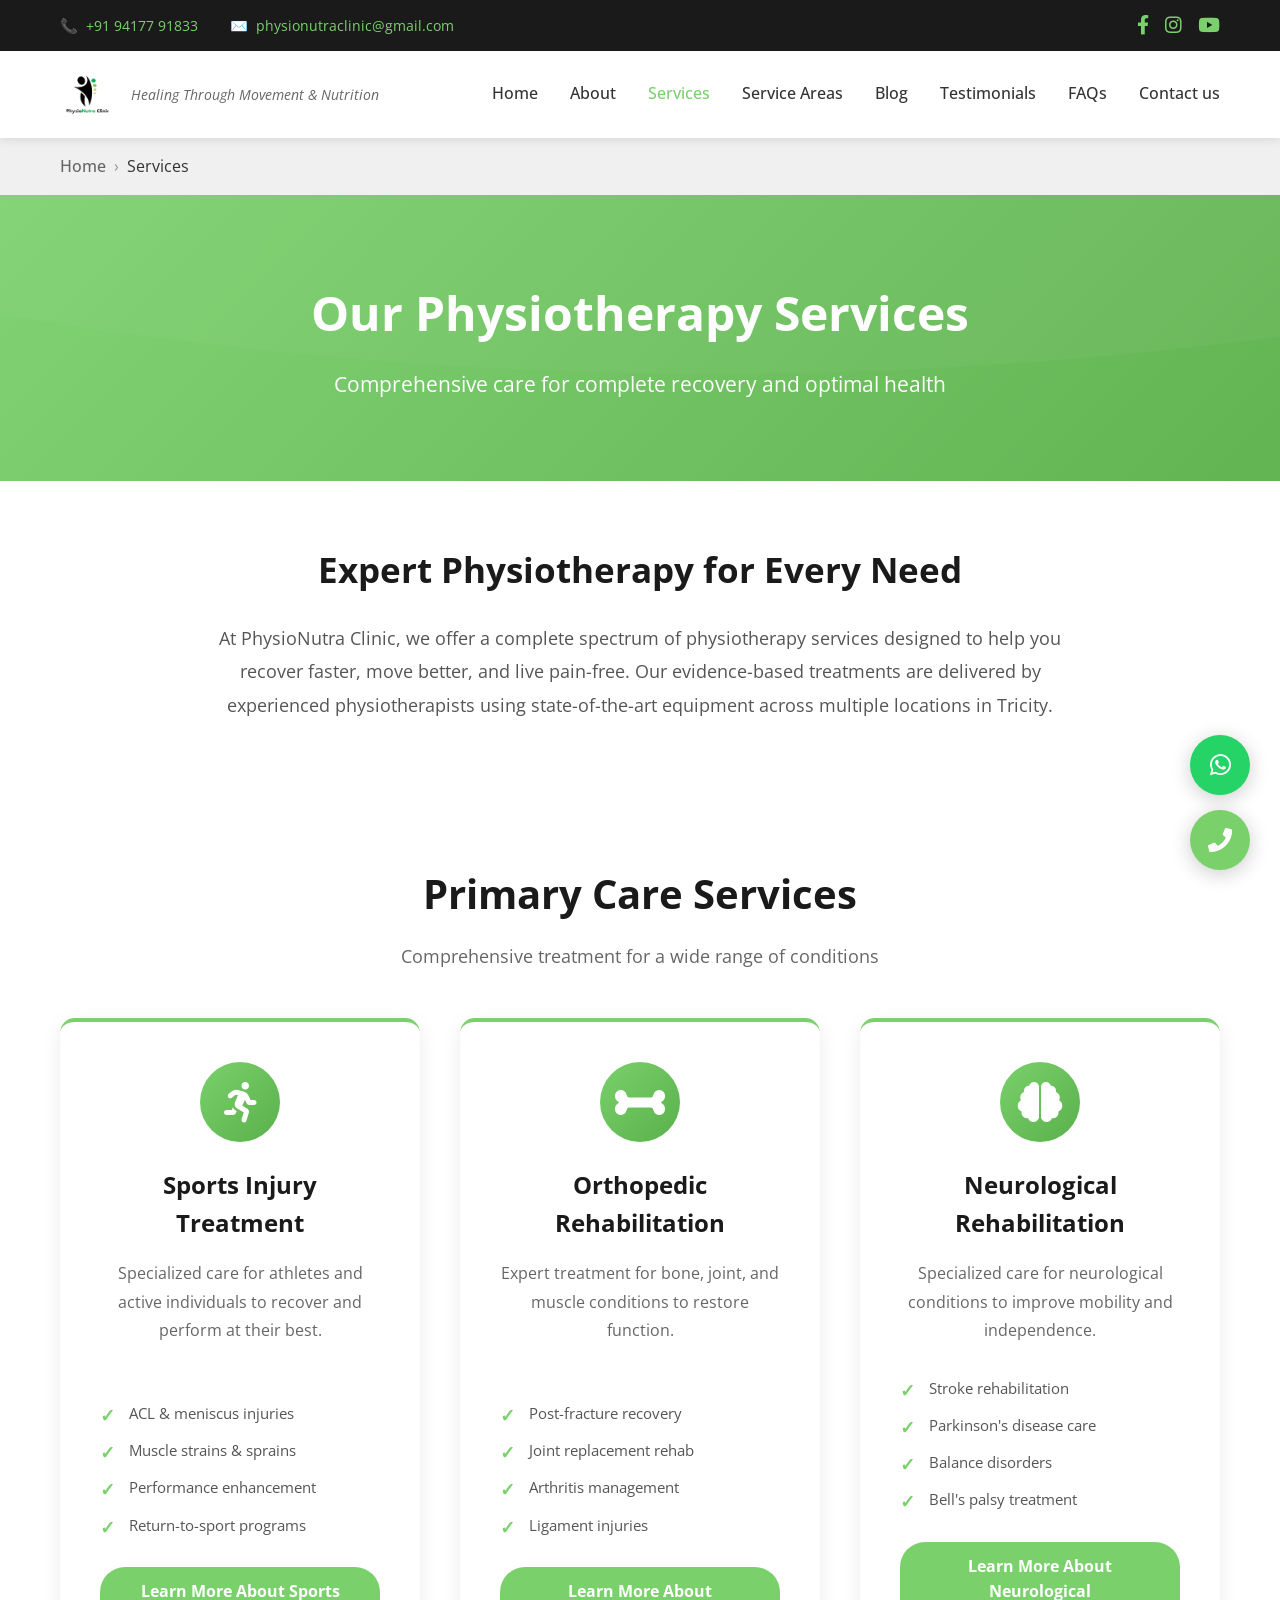
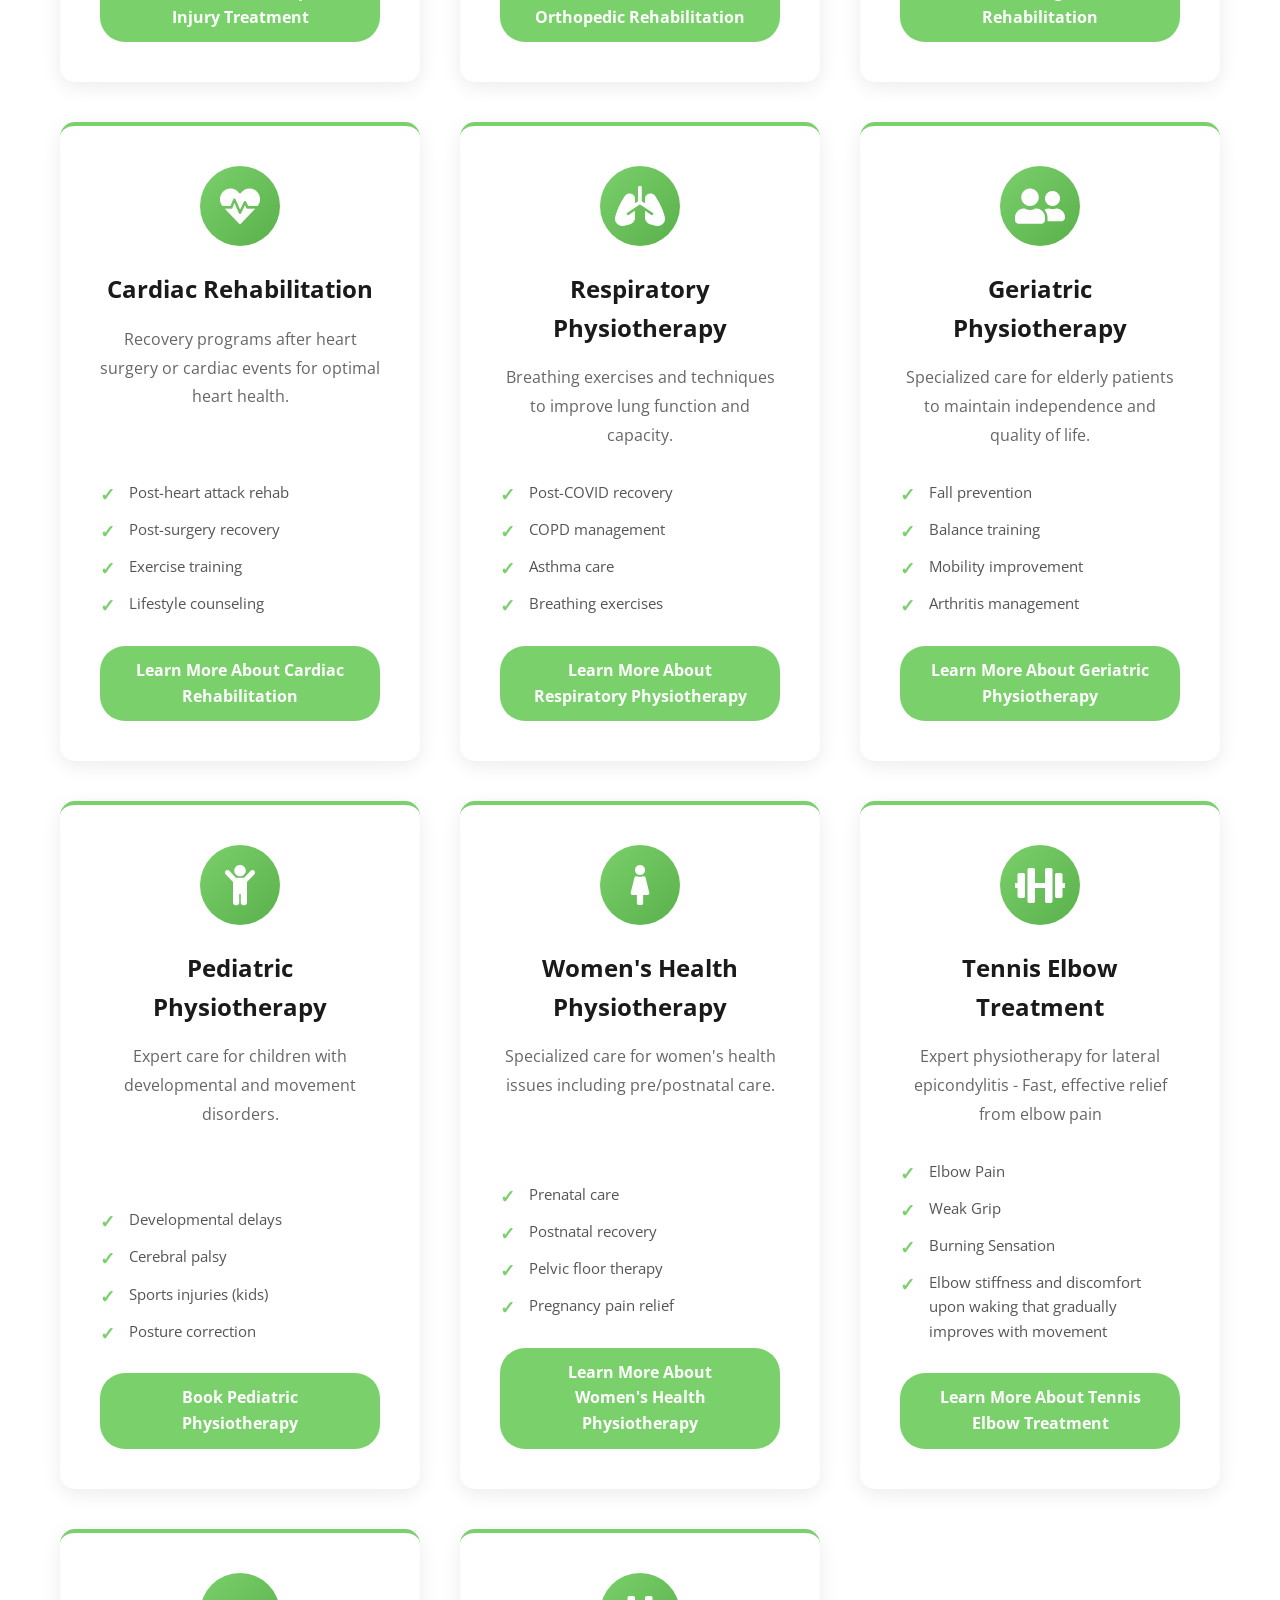
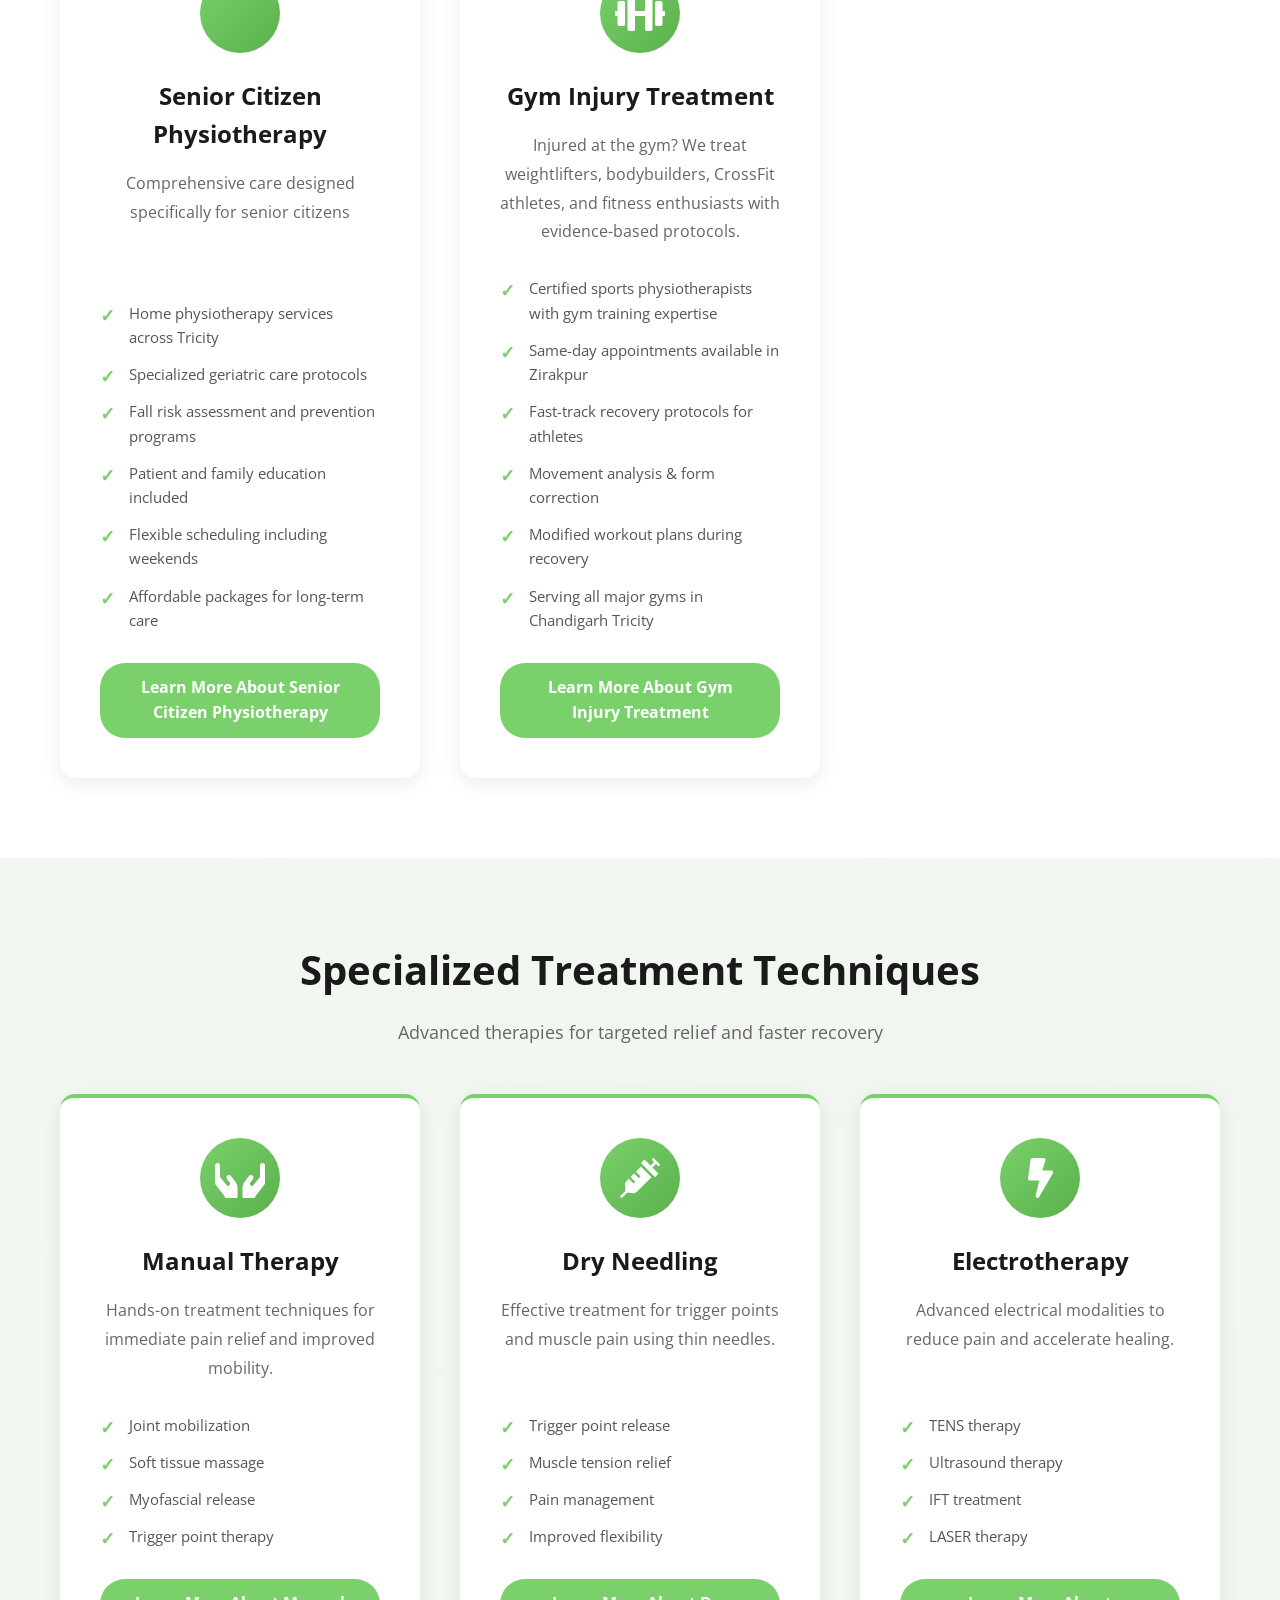
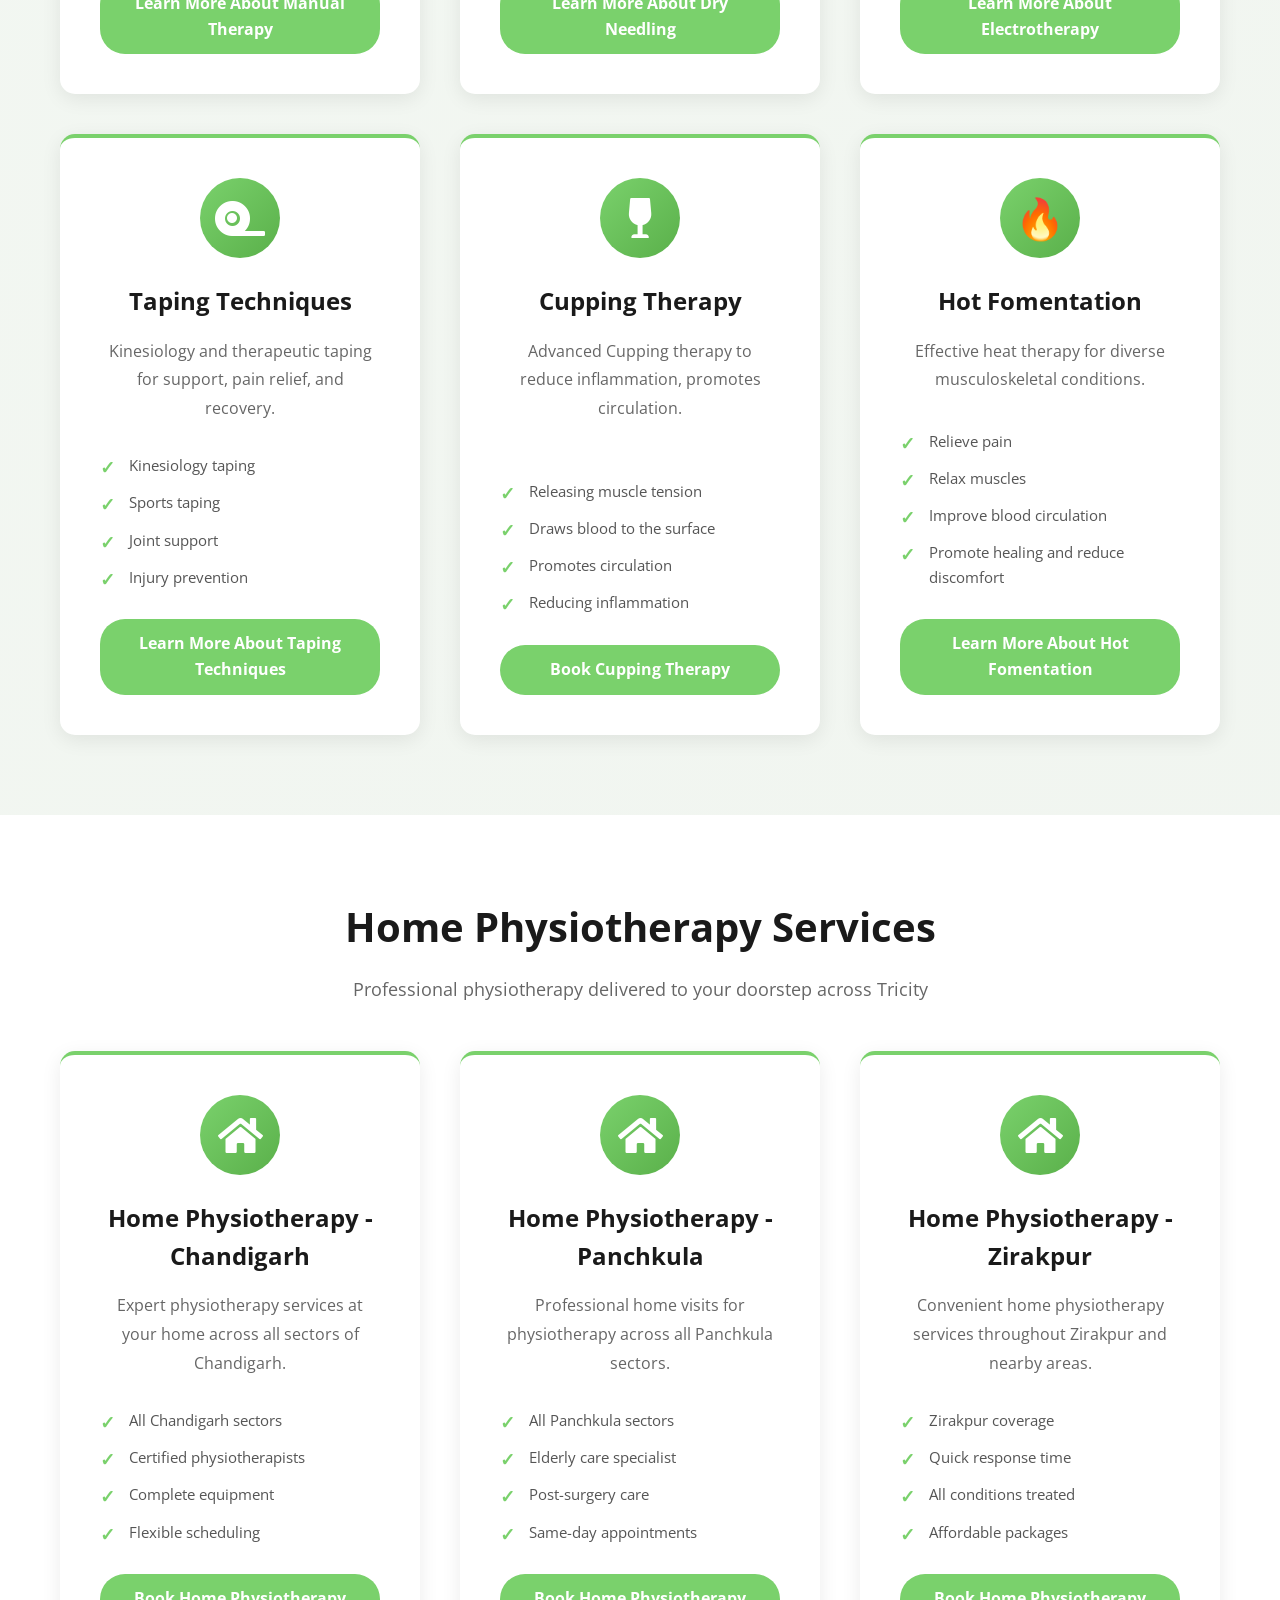
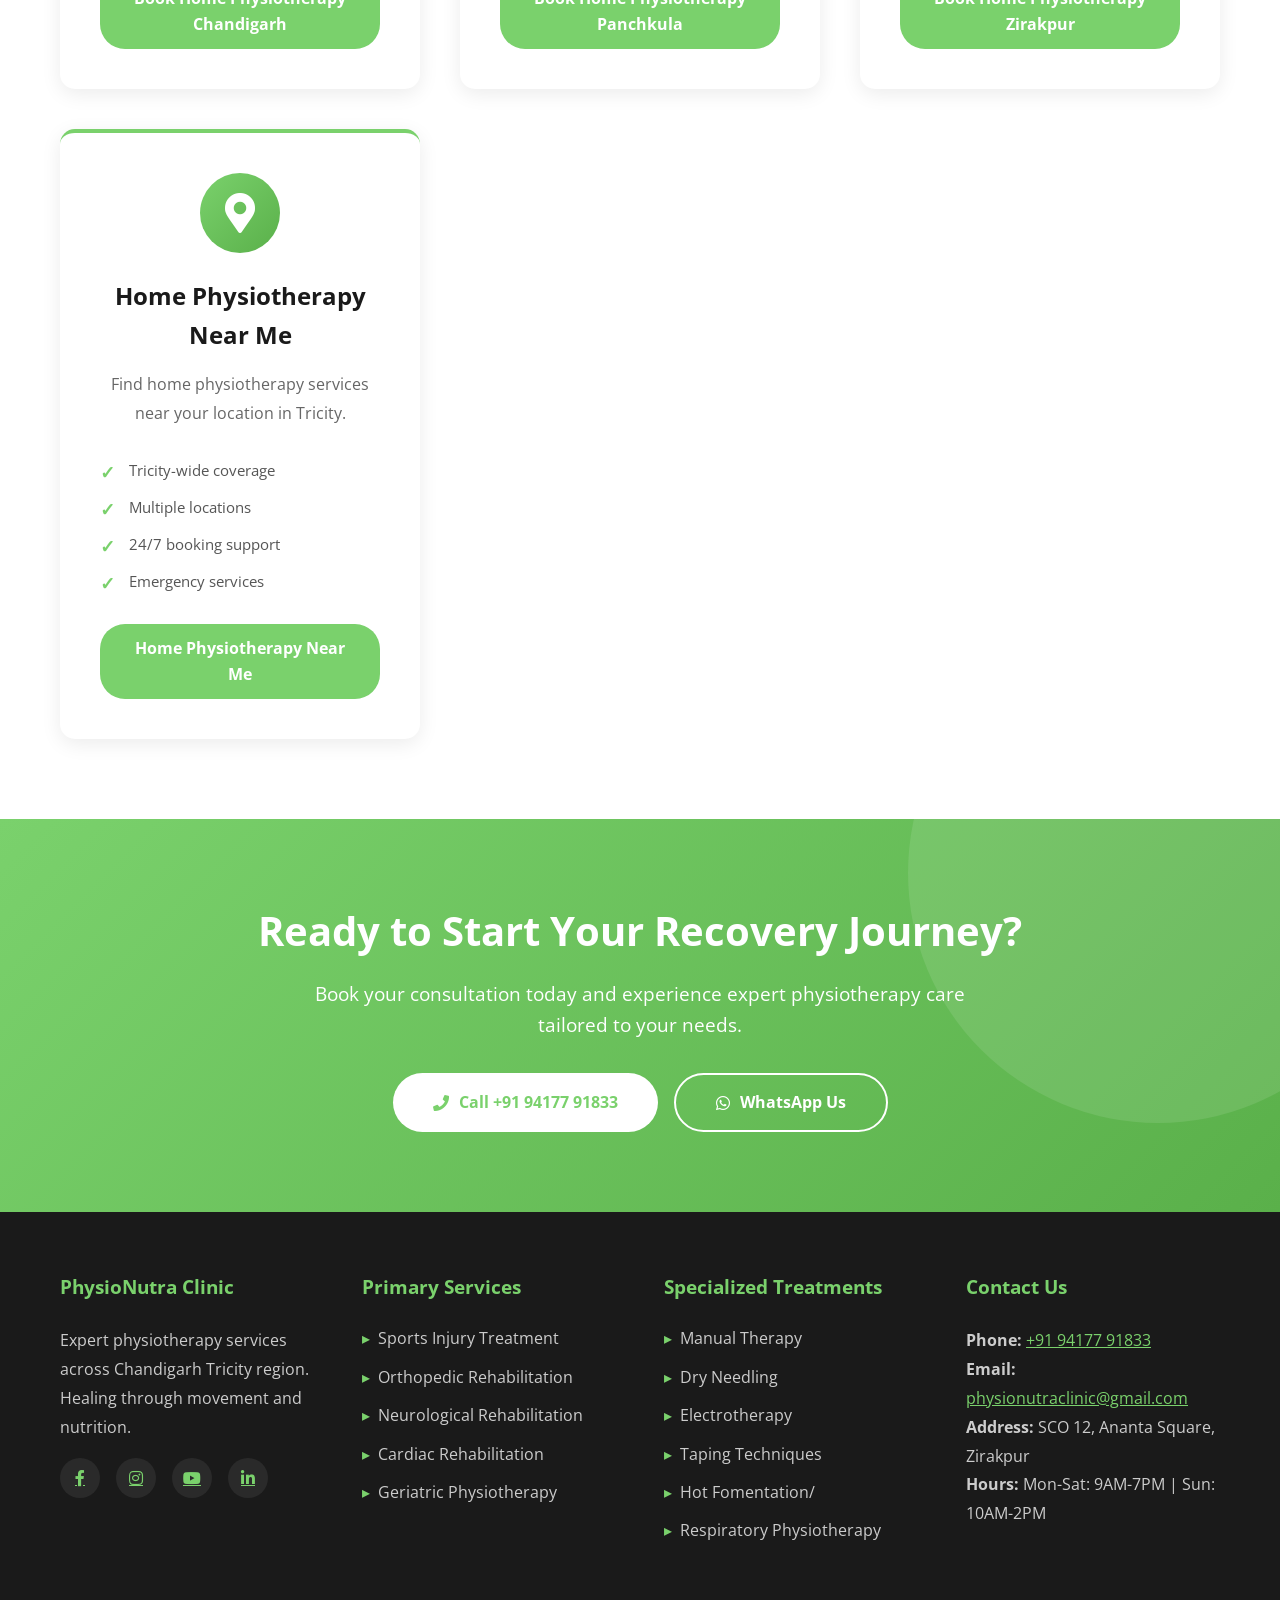
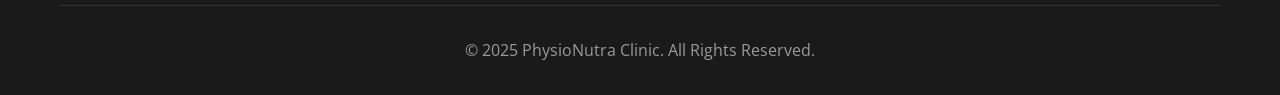
<file: services/index.html>
<!DOCTYPE html>
<html lang="en">
<head>
    <!-- Google tag (gtag.js) -->
    <script async src="https://www.googletagmanager.com/gtag/js?id=G-45SFLN5B7J"></script>
    <script>
        window.dataLayer = window.dataLayer || [];
        function gtag(){dataLayer.push(arguments);}
        gtag('js', new Date());
        gtag('config', 'G-45SFLN5B7J');
    </script>
    
    <meta charset="UTF-8">
    <meta name="viewport" content="width=device-width, initial-scale=1.0">
    <link rel="icon" href="/favicon.png" type="image/png" />
    
    <!-- Primary Meta Tags -->
    <title>Our Physiotherapy Services | Comprehensive Physiotherapy & Rehabilitation</title>
    <meta name="description" content="Complete physiotherapy services at PhysioNutra Clinic - Sports injury treatment, orthopedic rehabilitation, pain management, home physiotherapy, manual therapy & specialized care across Tricity.">
    <meta name="keywords" content="physiotherapy services, sports injury treatment, orthopedic rehabilitation, pain management, home physiotherapy, manual therapy, dry needling, electrotherapy">
    <meta name="robots" content="index, follow, max-snippet:-1, max-video-preview:-1, max-image-preview:large">
    <meta name="author" content="PhysioNutra Clinic">
    
    <!-- Canonical URL -->
    <link rel="canonical" href="https://physionutraclinic.com/services/">
    
    <!-- Open Graph / Facebook -->
    <meta property="og:type" content="website">
    <meta property="og:url" content="https://physionutraclinic.com/services/">
    <meta property="og:title" content="Our Physiotherapy Services | PhysioNutra Clinic">
    <meta property="og:description" content="Complete range of physiotherapy services including sports therapy, orthopedic rehabilitation, pain management, and specialized treatments.">
    <meta property="og:image" content="https://physionutraclinic.com/images/logo.png">
    <meta property="og:site_name" content="PhysioNutra Clinic">
    
    <!-- Twitter Card -->
    <meta name="twitter:card" content="summary_large_image">
    <meta name="twitter:url" content="https://physionutraclinic.com/services/">
    <meta name="twitter:title" content="Our Physiotherapy Services | PhysioNutra Clinic">
    <meta name="twitter:description" content="Comprehensive physiotherapy services for all your recovery and wellness needs.">
    <meta name="twitter:image" content="https://physionutraclinic.com/images/logo.png">
    
    <!-- Google Tag Manager -->
    <script>(function(w,d,s,l,i){w[l]=w[l]||[];w[l].push({'gtm.start':
    new Date().getTime(),event:'gtm.js'});var f=d.getElementsByTagName(s)[0],
    j=d.createElement(s),dl=l!='dataLayer'?'&l='+l:'';j.async=true;j.src=
    'https://www.googletagmanager.com/gtm.js?id='+i+dl;f.parentNode.insertBefore(j,f);
    })(window,document,'script','dataLayer','GTM-NHVSMWD6');</script>
    
    <!-- Organization Schema -->
    <script type="application/ld+json">
    {
      "@context": "https://schema.org",
      "@type": "MedicalBusiness",
      "name": "PhysioNutra Clinic",
      "description": "Comprehensive physiotherapy and wellness services",
      "url": "https://physionutraclinic.com",
      "logo": "https://physionutraclinic.com/images/logo.png",
      "telephone": "+919417791833",
      "email": "physionutraclinic@gmail.com",
      "address": {
        "@type": "PostalAddress",
        "streetAddress": "SCO 12, Ananta Square, Gazipur Rd",
        "addressLocality": "Zirakpur",
        "addressRegion": "Punjab",
        "postalCode": "140603",
        "addressCountry": "IN"
      },
      "hasOfferCatalog": {
        "@type": "OfferCatalog",
        "name": "Physiotherapy Services",
        "itemListElement": [
          {
            "@type": "Offer",
            "itemOffered": {
              "@type": "MedicalTherapy",
              "name": "Sports Injury Treatment",
              "url": "https://physionutraclinic.com/services/sports-injury-treatment/"
            }
          },
          {
            "@type": "Offer",
            "itemOffered": {
              "@type": "MedicalTherapy",
              "name": "Orthopedic Rehabilitation",
              "url": "https://physionutraclinic.com/services/orthopedic-rehabilitation/"
            }
          },
          {
            "@type": "Offer",
            "itemOffered": {
              "@type": "MedicalTherapy",
              "name": "Neurological Rehabilitation",
              "url": "https://physionutraclinic.com/services/neurological-rehabilitation/"
            }
          },
          {
            "@type": "Offer",
            "itemOffered": {
              "@type": "MedicalTherapy",
              "name": "Cardiac Rehabilitation",
              "url": "https://physionutraclinic.com/services/cardiac-rehabilitation/"
            }
          },
          {
            "@type": "Offer",
            "itemOffered": {
              "@type": "MedicalTherapy",
              "name": "Geriatric Physiotherapy",
              "url": "https://physionutraclinic.com/services/geriatric-physiotherapy/"
            }
          },
          {
            "@type": "Offer",
            "itemOffered": {
              "@type": "MedicalTherapy",
              "name": "Pediatric Physiotherapy",
              "url": "https://physionutraclinic.com/services/pediatric-physiotherapy/"
            }
          },
          {
            "@type": "Offer",
            "itemOffered": {
              "@type": "MedicalTherapy",
              "name": "Hot Fomentation",
              "url": "https://physionutraclinic.com/services/hot-fomentation/"
            }
          },
          {
            "@type": "Offer",
            "itemOffered": {
              "@type": "MedicalTherapy",
              "name": "Dry Needling",
              "url": "https://physionutraclinic.com/services/dry-needling/"
            }
          },
          {
            "@type": "Offer",
            "itemOffered": {
              "@type": "MedicalTherapy",
              "name": "Cupping Therapy",
              "url": "https://physionutraclinic.com/services/cupping-therapy/"
            }
          },
          {
            "@type": "Offer",
            "itemOffered": {
              "@type": "MedicalTherapy",
              "name": "Electrotherapy",
              "url": "https://physionutraclinic.com/services/electrotherapy/"
            }
          },
          {
            "@type": "Offer",
            "itemOffered": {
              "@type": "MedicalTherapy",
              "name": "Gym Injury Treatment",
              "url": "https://physionutraclinic.com/services/gym-injury-treatment/"
            }
          }
        ]
      },
      "aggregateRating": {
        "@type": "AggregateRating",
        "ratingValue": "4.9",
        "reviewCount": "250"
      }
    }
    </script>

    <!-- Breadcrumb Schema -->
    <script type="application/ld+json">
    {
      "@context": "https://schema.org",
      "@type": "BreadcrumbList",
      "itemListElement": [
        {
          "@type": "ListItem",
          "position": 1,
          "name": "Home",
          "item": "https://physionutraclinic.com/"
        },
        {
          "@type": "ListItem",
          "position": 2,
          "name": "Services",
          "item": "https://physionutraclinic.com/services/"
        }
      ]
    }
    </script>
    
    <link href="https://fonts.googleapis.com/css2?family=Roboto:wght@400;700&family=Open+Sans:wght@400;600&display=swap" rel="stylesheet">
    <link rel="stylesheet" href="https://cdnjs.cloudflare.com/ajax/libs/font-awesome/5.15.3/css/all.min.css">

    <style>
        * {
            margin: 0;
            padding: 0;
            box-sizing: border-box;
        }

        body {
            font-family: 'Open Sans', Arial, sans-serif;
            line-height: 1.6;
            color: #333;
            background: #f9f9f9;
        }

        .container {
            max-width: 1200px;
            margin: 0 auto;
            padding: 0 20px;
        }

        /* Header */
        header {
            background: #fff;
            box-shadow: 0 2px 10px rgba(0,0,0,0.1);
            position: sticky;
            top: 0;
            z-index: 1000;
        }

        .header-top {
            background: #1a1a1a;
            color: #fff;
            padding: 10px 0;
        }

        .header-top-content {
            display: flex;
            justify-content: space-between;
            align-items: center;
            flex-wrap: wrap;
            gap: 1rem;
        }

        .header-contact {
            display: flex;
            gap: 2rem;
            flex-wrap: wrap;
        }

        .header-contact-item {
            display: flex;
            align-items: center;
            gap: 0.5rem;
            font-size: 0.9rem;
        }

        .header-contact-item a {
            color: #7ad16c;
            text-decoration: none;
            transition: color 0.3s;
        }

        .header-social {
            display: flex;
            gap: 1rem;
        }

        .header-social a {
            color: #7ad16c;
            font-size: 1.2rem;
            transition: transform 0.3s;
        }

        .header-social a:hover {
            transform: scale(1.2);
        }

        .header-main {
            padding: 1rem 0;
        }

        .header-main-content {
            display: flex;
            justify-content: space-between;
            align-items: center;
        }

        .logo-section {
            display: flex;
            align-items: center;
            gap: 1rem;
        }

        .logo {
            height: 55px;
            width: 55px;
            background: linear-gradient(135deg, #7ad16c, #5ab04a);
            border-radius: 50%;
            display: flex;
            align-items: center;
            justify-content: center;
            color: white;
            font-weight: bold;
            font-size: 1.5rem;
        }

        .tagline {
            font-size: 0.9rem;
            color: #666;
            font-style: italic;
        }

        nav ul {
            display: flex;
            list-style: none;
            gap: 2rem;
            align-items: center;
        }

        nav a {
            text-decoration: none;
            color: #333;
            font-weight: 500;
            transition: color 0.3s;
        }

        nav a:hover,
        nav a.active {
            color: #7ad16c;
        }

        .cta-button {
            padding: 10px 25px;
            background: #7ad16c;
            color: #fff !important;
            border-radius: 25px;
            font-weight: bold;
            transition: all 0.3s;
        }

        .cta-button:hover {
            background: #5ab04a;
            transform: translateY(-2px);
        }

        .mobile-menu-toggle {
            display: none;
            background: none;
            border: none;
            font-size: 1.5rem;
            cursor: pointer;
        }

        /* Breadcrumbs */
        .breadcrumbs {
            background: #f0f0f0;
            padding: 1rem 0;
        }

        .breadcrumbs-list {
            display: flex;
            list-style: none;
            gap: 0.5rem;
            flex-wrap: wrap;
        }

        .breadcrumbs-list li::after {
            content: '›';
            margin-left: 0.5rem;
            color: #999;
        }

        .breadcrumbs-list li:last-child::after {
            display: none;
        }

        .breadcrumbs-list a {
            color: #666;
            text-decoration: none;
        }

        /* Hero */
        .hero-section {
            background: linear-gradient(135deg, rgba(122, 209, 108, 0.95), rgba(90, 176, 74, 0.95));
            color: white;
            padding: 80px 0;
            text-align: center;
            position: relative;
            overflow: hidden;
        }

        .hero-section::before {
            content: '';
            position: absolute;
            top: 0;
            left: 0;
            right: 0;
            bottom: 0;
            background: url('data:image/svg+xml,<svg xmlns="http://www.w3.org/2000/svg" viewBox="0 0 1200 120"><path d="M0,50 Q300,100 600,50 T1200,50 L1200,0 L0,0 Z" fill="rgba(255,255,255,0.1)"/></svg>');
            background-size: cover;
            opacity: 0.3;
        }

        .hero-content {
            position: relative;
            z-index: 1;
        }

        .hero-content h1 {
            font-size: 3rem;
            margin-bottom: 1rem;
            font-weight: 700;
        }

        .hero-content p {
            font-size: 1.3rem;
            max-width: 800px;
            margin: 0 auto;
        }

        /* Intro Section */
        .intro-section {
            padding: 60px 0;
            background: white;
            text-align: center;
        }

        .intro-content {
            max-width: 900px;
            margin: 0 auto;
        }

        .intro-content h2 {
            font-size: 2.2rem;
            color: #1a1a1a;
            margin-bottom: 1.5rem;
            font-weight: 700;
        }

        .intro-content p {
            font-size: 1.1rem;
            color: #555;
            line-height: 1.9;
        }

        /* Services Sections */
        .services-section {
            padding: 80px 0;
            background: white;
        }

        .services-section.alt-bg {
            background: linear-gradient(135deg, rgba(122, 209, 108, 0.05), rgba(90, 176, 74, 0.05));
        }

        .section-title {
            text-align: center;
            font-size: 2.5rem;
            color: #1a1a1a;
            margin-bottom: 1rem;
            font-weight: 700;
        }

        .section-subtitle {
            text-align: center;
            font-size: 1.1rem;
            color: #666;
            max-width: 700px;
            margin: 0 auto 3rem;
        }

        .services-grid {
            display: grid;
            grid-template-columns: repeat(auto-fit, minmax(300px, 1fr));
            gap: 2.5rem;
            margin-top: 3rem;
        }

        .service-card {
            background: white;
            padding: 2.5rem;
            border-radius: 15px;
            box-shadow: 0 5px 20px rgba(0,0,0,0.08);
            transition: all 0.3s;
            border-top: 4px solid #7ad16c;
            display: flex;
            flex-direction: column;
        }

        .service-card:hover {
            transform: translateY(-8px);
            box-shadow: 0 12px 35px rgba(0,0,0,0.15);
        }

        .service-icon {
            width: 80px;
            height: 80px;
            background: linear-gradient(135deg, #7ad16c, #5ab04a);
            border-radius: 50%;
            display: flex;
            align-items: center;
            justify-content: center;
            margin: 0 auto 1.5rem;
            font-size: 2.5rem;
            color: white;
            transition: transform 0.3s;
        }

        .service-card:hover .service-icon {
            transform: scale(1.1) rotate(5deg);
        }

        .service-card h3 {
            font-size: 1.5rem;
            color: #1a1a1a;
            margin-bottom: 1rem;
            text-align: center;
            font-weight: 700;
        }

        .service-card p {
            color: #666;
            line-height: 1.8;
            text-align: center;
            margin-bottom: 1.5rem;
            flex-grow: 1;
        }

        .service-features {
            list-style: none;
            margin-bottom: 1.5rem;
            padding: 0;
        }

        .service-features li {
            padding: 0.4rem 0;
            padding-left: 1.8rem;
            position: relative;
            color: #555;
            font-size: 0.95rem;
        }

        .service-features li::before {
            content: '✓';
            position: absolute;
            left: 0;
            color: #7ad16c;
            font-weight: bold;
            font-size: 1.1rem;
        }

        .service-link {
            display: inline-block;
            padding: 12px 30px;
            background: #7ad16c;
            color: white;
            text-decoration: none;
            border-radius: 25px;
            font-weight: bold;
            transition: all 0.3s;
            text-align: center;
        }

        .service-link:hover {
            background: #5ab04a;
            transform: scale(1.05);
        }

        /* CTA Section */
        .cta-section {
            padding: 80px 0;
            text-align: center;
            background: linear-gradient(135deg, #7ad16c, #5ab04a);
            color: white;
            position: relative;
            overflow: hidden;
        }

        .cta-section::before {
            content: '';
            position: absolute;
            top: -50%;
            right: -10%;
            width: 500px;
            height: 500px;
            background: rgba(255, 255, 255, 0.1);
            border-radius: 50%;
        }

        .cta-content {
            position: relative;
            z-index: 1;
        }

        .cta-content h2 {
            font-size: 2.5rem;
            margin-bottom: 1rem;
            font-weight: 700;
        }

        .cta-content p {
            font-size: 1.2rem;
            margin-bottom: 2rem;
            max-width: 700px;
            margin-left: auto;
            margin-right: auto;
        }

        .cta-buttons {
            display: flex;
            gap: 1rem;
            justify-content: center;
            flex-wrap: wrap;
        }

        .btn-primary, .btn-secondary {
            padding: 15px 40px;
            border-radius: 50px;
            font-weight: bold;
            text-decoration: none;
            transition: all 0.3s;
            display: inline-flex;
            align-items: center;
            gap: 10px;
        }

        .btn-primary {
            background: white;
            color: #7ad16c;
        }

        .btn-primary:hover {
            transform: translateY(-3px);
            box-shadow: 0 8px 20px rgba(0,0,0,0.2);
        }

        .btn-secondary {
            background: transparent;
            color: white;
            border: 2px solid white;
        }

        .btn-secondary:hover {
            background: white;
            color: #7ad16c;
        }

        /* Footer */
        footer {
            background: #1a1a1a;
            color: #fff;
            padding: 60px 0 0;
        }

        .footer-content {
            display: grid;
            grid-template-columns: repeat(auto-fit, minmax(250px, 1fr));
            gap: 3rem;
            margin-bottom: 3rem;
        }

        .footer-section h3 {
            color: #7ad16c;
            margin-bottom: 1.5rem;
            font-weight: 700;
        }

        .footer-section p {
            color: #ccc;
            line-height: 1.8;
        }

        .footer-links {
            list-style: none;
        }

        .footer-links li {
            margin-bottom: 0.8rem;
        }

        .footer-links a {
            color: #ccc;
            text-decoration: none;
            transition: color 0.3s;
        }

        .footer-links a:hover {
            color: #7ad16c;
        }

        .footer-links a::before {
            content: '▸';
            color: #7ad16c;
            margin-right: 0.5rem;
        }

        .footer-social {
            display: flex;
            gap: 1rem;
            margin-top: 1rem;
        }

        .footer-social a {
            width: 40px;
            height: 40px;
            background: #2a2a2a;
            display: flex;
            align-items: center;
            justify-content: center;
            border-radius: 50%;
            color: #7ad16c;
            transition: all 0.3s;
        }

        .footer-social a:hover {
            background: #7ad16c;
            color: #fff;
        }

        .footer-bottom {
            border-top: 1px solid #333;
            padding: 2rem 0;
            text-align: center;
            color: #999;
        }

        /* Floating Buttons */
        .floating-buttons {
            position: fixed;
            bottom: 30px;
            right: 30px;
            z-index: 999;
            display: flex;
            flex-direction: column;
            gap: 15px;
        }

        .floating-btn {
            width: 60px;
            height: 60px;
            border-radius: 50%;
            display: flex;
            align-items: center;
            justify-content: center;
            color: white;
            font-size: 1.5rem;
            box-shadow: 0 4px 20px rgba(0,0,0,0.2);
            text-decoration: none;
            transition: all 0.3s;
            animation: pulse 2s infinite;
        }

        .floating-btn:hover {
            transform: scale(1.1);
        }

        @keyframes pulse {
            0%, 100% { box-shadow: 0 4px 20px rgba(0,0,0,0.2); }
            50% { box-shadow: 0 4px 30px rgba(0,0,0,0.4); }
        }

        .whatsapp-btn {
            background: #25D366;
        }

        .phone-btn {
            background: #7ad16c;
        }

        /* Scroll to Top */
        .scroll-top {
            position: fixed;
            bottom: 150px;
            right: 30px;
            width: 50px;
            height: 50px;
            background: #333;
            color: white;
            border-radius: 50%;
            display: none;
            align-items: center;
            justify-content: center;
            cursor: pointer;
            z-index: 998;
            transition: all 0.3s;
        }

        .scroll-top:hover {
            background: #7ad16c;
        }

        .scroll-top.show {
            display: flex;
        }

        /* Responsive */
        @media (max-width: 768px) {
            .mobile-menu-toggle {
                display: block;
            }

            nav ul {
                display: none;
                position: absolute;
                top: 100%;
                left: 0;
                right: 0;
                background: white;
                flex-direction: column;
                padding: 1rem;
                box-shadow: 0 4px 10px rgba(0,0,0,0.1);
            }

            nav ul.active {
                display: flex;
            }

            .hero-content h1 {
                font-size: 2rem;
            }

            .services-grid {
                grid-template-columns: 1fr;
            }

            .cta-content h2 {
                font-size: 2rem;
            }

            .floating-buttons {
                right: 15px;
                bottom: 15px;
            }

            .floating-btn {
                width: 50px;
                height: 50px;
            }
        }

        html {
            scroll-behavior: smooth;
        }
    </style>
</head>
<body>
    <!-- Google Tag Manager (noscript) -->
    <noscript><iframe src="https://www.googletagmanager.com/ns.html?id=GTM-NHVSMWD6"
    height="0" width="0" style="display:none;visibility:hidden"></iframe></noscript>

    <!-- Header -->
    <header>
        <div class="header-top">
            <div class="container">
                <div class="header-top-content">
                    <div class="header-contact">
                        <div class="header-contact-item">
                            📞 <a href="tel:+919417791833">+91 94177 91833</a>
                        </div>
                        <div class="header-contact-item">
                            ✉️ <a href="mailto:physionutraclinic@gmail.com">physionutraclinic@gmail.com</a>
                        </div>
                    </div>
                    <div class="header-social">
                        <a href="https://www.facebook.com/tarun.aggarwal.7528" target="_blank"><i class="fab fa-facebook-f"></i></a>
                        <a href="https://www.instagram.com/physionutra" target="_blank"><i class="fab fa-instagram"></i></a>
                        <a href="https://youtube.com/@physionutra" target="_blank"><i class="fab fa-youtube"></i></a>
                    </div>
                </div>
            </div>
        </div>
        
        <div class="header-main">
            <div class="container">
                <div class="header-main-content">
                    <div class="logo-section">
                        <a href="/"> <img src="../images/logo.png" alt="PhysioNutra Clinic Logo - Physiotherapy and Nutrition" class="logo"></a>
                        <div class="tagline">Healing Through Movement & Nutrition</div>
                    </div>
                    <nav>
                        <button class="mobile-menu-toggle" onclick="toggleMenu()">☰</button>
                        <ul id="mainMenu">
                            <li><a href="/">Home</a></li>
                            <li><a href="/about/">About</a></li>
                            <li><a href="/services/" class="active">Services</a></li>
                            <li><a href="/physiotherapy/">Service Areas</a></li>
                            <li><a href="/blogs/">Blog</a></li>
                            <li><a href="/testimonials/">Testimonials</a></li>
                            <li><a href="/faqs/">FAQs</a></li>
                            <li><a href="/contact/">Contact us</a></li>
                        </ul>
                    </nav>
                </div>
            </div>
        </div>
    </header>

    <!-- Breadcrumbs -->
    <nav class="breadcrumbs">
        <div class="container">
            <ul class="breadcrumbs-list">
                <li><a href="/">Home</a></li>
                <li>Services</li>
            </ul>
        </div>
    </nav>

    <!-- Hero -->
    <section class="hero-section">
        <div class="container">
            <div class="hero-content">
                <h1>Our Physiotherapy Services</h1>
                <p>Comprehensive care for complete recovery and optimal health</p>
            </div>
        </div>
    </section>

    <!-- Intro -->
    <section class="intro-section">
        <div class="container">
            <div class="intro-content">
                <h2>Expert Physiotherapy for Every Need</h2>
                <p>At PhysioNutra Clinic, we offer a complete spectrum of physiotherapy services designed to help you recover faster, move better, and live pain-free. Our evidence-based treatments are delivered by experienced physiotherapists using state-of-the-art equipment across multiple locations in Tricity.</p>
            </div>
        </div>
    </section>

    <main>
        <!-- Primary Care Services -->
        <section class="services-section">
            <div class="container">
                <h2 class="section-title">Primary Care Services</h2>
                <p class="section-subtitle">Comprehensive treatment for a wide range of conditions</p>
                
                <div class="services-grid">
                    <!-- Sports Injury Treatment -->
                    <div class="service-card">
                        <div class="service-icon"><i class="fas fa-running"></i></div>
                        <h3>Sports Injury Treatment</h3>
                        <p>Specialized care for athletes and active individuals to recover and perform at their best.</p>
                        <ul class="service-features">
                            <li>ACL & meniscus injuries</li>
                            <li>Muscle strains & sprains</li>
                            <li>Performance enhancement</li>
                            <li>Return-to-sport programs</li>
                        </ul>
                        <a href="/services/sports-injury-treatment/" class="service-link">Learn More About Sports Injury Treatment</a>
                    </div>

                    <!-- Orthopedic Rehabilitation -->
                    <div class="service-card">
                        <div class="service-icon"><i class="fas fa-bone"></i></div>
                        <h3>Orthopedic Rehabilitation</h3>
                        <p>Expert treatment for bone, joint, and muscle conditions to restore function.</p>
                        <ul class="service-features">
                            <li>Post-fracture recovery</li>
                            <li>Joint replacement rehab</li>
                            <li>Arthritis management</li>
                            <li>Ligament injuries</li>
                        </ul>
                        <a href="/services/orthopedic-rehabilitation/" class="service-link">Learn More About Orthopedic Rehabilitation</a>
                    </div>

                    <!-- Neurological Rehabilitation -->
                    <div class="service-card">
                        <div class="service-icon"><i class="fas fa-brain"></i></div>
                        <h3>Neurological Rehabilitation</h3>
                        <p>Specialized care for neurological conditions to improve mobility and independence.</p>
                        <ul class="service-features">
                            <li>Stroke rehabilitation</li>
                            <li>Parkinson's disease care</li>
                            <li>Balance disorders</li>
                            <li>Bell's palsy treatment</li>
                        </ul>
                        <a href="/services/neurological-rehabilitation/" class="service-link">Learn More About Neurological Rehabilitation</a>
                    </div>

                    <!-- Cardiac Rehabilitation -->
                    <div class="service-card">
                        <div class="service-icon"><i class="fas fa-heartbeat"></i></div>
                        <h3>Cardiac Rehabilitation</h3>
                        <p>Recovery programs after heart surgery or cardiac events for optimal heart health.</p>
                        <ul class="service-features">
                            <li>Post-heart attack rehab</li>
                            <li>Post-surgery recovery</li>
                            <li>Exercise training</li>
                            <li>Lifestyle counseling</li>
                        </ul>
                        <a href="/services/cardiac-rehabilitation/" class="service-link">Learn More About Cardiac Rehabilitation</a>
                    </div>

                    <!-- Respiratory Physiotherapy -->
                    <div class="service-card">
                        <div class="service-icon"><i class="fas fa-lungs"></i></div>
                        <h3>Respiratory Physiotherapy</h3>
                        <p>Breathing exercises and techniques to improve lung function and capacity.</p>
                        <ul class="service-features">
                            <li>Post-COVID recovery</li>
                            <li>COPD management</li>
                            <li>Asthma care</li>
                            <li>Breathing exercises</li>
                        </ul>
                        <a href="/services/respiratory-physiotherapy/" class="service-link">Learn More About Respiratory Physiotherapy</a>
                    </div>

                    <!-- Geriatric Physiotherapy -->
                    <div class="service-card">
                        <div class="service-icon"><i class="fas fa-user-friends"></i></div>
                        <h3>Geriatric Physiotherapy</h3>
                        <p>Specialized care for elderly patients to maintain independence and quality of life.</p>
                        <ul class="service-features">
                            <li>Fall prevention</li>
                            <li>Balance training</li>
                            <li>Mobility improvement</li>
                            <li>Arthritis management</li>
                        </ul>
                        <a href="/services/geriatric-physiotherapy/" class="service-link">Learn More About Geriatric Physiotherapy</a>
                    </div>

                    <!-- Pediatric Physiotherapy -->
                    <div class="service-card">
                        <div class="service-icon"><i class="fas fa-child"></i></div>
                        <h3>Pediatric Physiotherapy</h3>
                        <p>Expert care for children with developmental and movement disorders.</p>
                        <ul class="service-features">
                            <li>Developmental delays</li>
                            <li>Cerebral palsy</li>
                            <li>Sports injuries (kids)</li>
                            <li>Posture correction</li>
                        </ul>
                        <a href="/services/pediatric-physiotherapy/" class="service-link">Book Pediatric Physiotherapy</a>
                    </div>

                    <!-- Women's Health Physiotherapy -->
                    <div class="service-card">
                        <div class="service-icon"><i class="fas fa-female"></i></div>
                        <h3>Women's Health Physiotherapy</h3>
                        <p>Specialized care for women's health issues including pre/postnatal care.</p>
                        <ul class="service-features">
                            <li>Prenatal care</li>
                            <li>Postnatal recovery</li>
                            <li>Pelvic floor therapy</li>
                            <li>Pregnancy pain relief</li>
                        </ul>
                        <a href="/services/women-health-physiotherapy/" class="service-link">Learn More About Women's Health Physiotherapy</a>
                    </div>

                    <!-- Tennis Elbow Treatment -->
                    <div class="service-card">
                        <div class="service-icon"><i class="fas fa-dumbbell"></i></div>
                        <h3>Tennis Elbow Treatment</h3>
                        <p>Expert physiotherapy for lateral epicondylitis - Fast, effective relief from elbow pain</p>
                        <ul class="service-features">
                            <li>Elbow Pain</li>
                            <li>Weak Grip</li>
                            <li>Burning Sensation</li>
                            <li>Elbow stiffness and discomfort upon waking that gradually improves with movement</li>
                        </ul>
                        <a href="/services/tennis-elbow-treatment/" class="service-link">Learn More About Tennis Elbow Treatment</a>
                    </div>

                    <!-- Senior Citizen Physiotherapy -->
                    <div class="service-card">
                        <div class="service-icon"><i class="fas fa-person-cane"></i></div>
                        <h3>Senior Citizen Physiotherapy</h3>
                        <p>Comprehensive care designed specifically for senior citizens</p>
                        <ul class="service-features">
                            <li>Home physiotherapy services across Tricity</li>
                                <li>Specialized geriatric care protocols</li>
                                <li>Fall risk assessment and prevention programs</li>
                                <li>Patient and family education included</li>
                                <li>Flexible scheduling including weekends</li>
                                <li>Affordable packages for long-term care</li>
                        </ul>
                        <a href="/services/senior-citizen-physiotherapy/" class="service-link">Learn More About Senior Citizen Physiotherapy</a>
                    </div>

                    <!-- Gym Injury Treatment -->
                    <div class="service-card">
                        <div class="service-icon"><i class="fas fa-dumbbell"></i></div>
                        <h3>Gym Injury Treatment</h3>
                        <p>Injured at the gym? We treat weightlifters, bodybuilders, CrossFit athletes, and fitness enthusiasts with evidence-based protocols.</p>
                        <ul class="service-features">
                            <li>Certified sports physiotherapists with gym training expertise</li>
                            <li>Same-day appointments available in Zirakpur</li>
                            <li>Fast-track recovery protocols for athletes</li>
                            <li>Movement analysis & form correction</li>
                            <li>Modified workout plans during recovery</li>
                            <li>Serving all major gyms in Chandigarh Tricity</li>
                        </ul>
                        <a href="/services/gym-injury-treatment/" class="service-link">Learn More About Gym Injury Treatment</a>
                    </div>
                </div>
            </div>
        </section>

        <!-- Specialized Treatment Techniques -->
        <section class="services-section alt-bg">
            <div class="container">
                <h2 class="section-title">Specialized Treatment Techniques</h2>
                <p class="section-subtitle">Advanced therapies for targeted relief and faster recovery</p>
                
                <div class="services-grid">
                    <!-- Manual Therapy -->
                    <div class="service-card">
                        <div class="service-icon"><i class="fas fa-hands"></i></div>
                        <h3>Manual Therapy</h3>
                        <p>Hands-on treatment techniques for immediate pain relief and improved mobility.</p>
                        <ul class="service-features">
                            <li>Joint mobilization</li>
                            <li>Soft tissue massage</li>
                            <li>Myofascial release</li>
                            <li>Trigger point therapy</li>
                        </ul>
                        <a href="/services/manual-therapy/" class="service-link">Learn More About Manual Therapy</a>
                    </div>

                    <!-- Dry Needling -->
                    <div class="service-card">
                        <div class="service-icon"><i class="fas fa-syringe"></i></div>
                        <h3>Dry Needling</h3>
                        <p>Effective treatment for trigger points and muscle pain using thin needles.</p>
                        <ul class="service-features">
                            <li>Trigger point release</li>
                            <li>Muscle tension relief</li>
                            <li>Pain management</li>
                            <li>Improved flexibility</li>
                        </ul>
                        <a href="/services/dry-needling/" class="service-link">Learn More About Dry Needling</a>
                    </div>

                    <!-- Electrotherapy -->
                    <div class="service-card">
                        <div class="service-icon"><i class="fas fa-bolt"></i></div>
                        <h3>Electrotherapy</h3>
                        <p>Advanced electrical modalities to reduce pain and accelerate healing.</p>
                        <ul class="service-features">
                            <li>TENS therapy</li>
                            <li>Ultrasound therapy</li>
                            <li>IFT treatment</li>
                            <li>LASER therapy</li>
                        </ul>
                        <a href="/services/electrotherapy/" class="service-link">Learn More About Electrotherapy</a>
                    </div>

                    <!-- Taping Techniques -->
                    <div class="service-card">
                        <div class="service-icon"><i class="fas fa-tape"></i></div>
                        <h3>Taping Techniques</h3>
                        <p>Kinesiology and therapeutic taping for support, pain relief, and recovery.</p>
                        <ul class="service-features">
                            <li>Kinesiology taping</li>
                            <li>Sports taping</li>
                            <li>Joint support</li>
                            <li>Injury prevention</li>
                        </ul>
                        <a href="/services/taping-techniques/" class="service-link">Learn More About Taping Techniques</a>
                    </div>

                    <!-- Cupping Physiotherapy -->
                    <div class="service-card">
                        <div class="service-icon"><i class="fas fa-wine-glass"></i></div>
                        <h3>Cupping Therapy</h3>
                        <p>Advanced Cupping therapy to reduce inflammation, promotes circulation.</p>
                        <ul class="service-features">
                            <li>Releasing muscle tension</li>
                            <li>Draws blood to the surface</li>
                            <li>Promotes circulation</li>
                            <li>Reducing inflammation</li>
                        </ul>
                        <a href="/services/cupping-therapy/" class="service-link">Book Cupping Therapy</a>
                    </div>


                    <!-- Hot Fomentation -->
                    <div class="service-card">
                        <div class="service-icon">🔥</div>
                        <h3>Hot Fomentation</h3>
                        <p>Effective heat therapy for diverse musculoskeletal conditions.</p>
                        <ul class="service-features">
                            <li>Relieve pain</li>
                            <li>Relax muscles</li>
                            <li>Improve blood circulation</li>
                            <li>Promote healing and reduce discomfort</li>
                        </ul>
                        <a href="/services/hot-fomentation/" class="service-link">Learn More About Hot Fomentation</a>
                    </div>
                </div>
            </div>
        </section>

        <!-- Home Physiotherapy Services -->
        <section class="services-section">
            <div class="container">
                <h2 class="section-title">Home Physiotherapy Services</h2>
                <p class="section-subtitle">Professional physiotherapy delivered to your doorstep across Tricity</p>
                
                <div class="services-grid">
                    <!-- Home Physiotherapy Chandigarh -->
                    <div class="service-card">
                        <div class="service-icon"><i class="fas fa-home"></i></div>
                        <h3>Home Physiotherapy - Chandigarh</h3>
                        <p>Expert physiotherapy services at your home across all sectors of Chandigarh.</p>
                        <ul class="service-features">
                            <li>All Chandigarh sectors</li>
                            <li>Certified physiotherapists</li>
                            <li>Complete equipment</li>
                            <li>Flexible scheduling</li>
                        </ul>
                        <a href="/services/home-physiotherapy-chandigarh/" class="service-link">Book Home Physiotherapy Chandigarh</a>
                    </div>

                    <!-- Home Physiotherapy Panchkula -->
                    <div class="service-card">
                        <div class="service-icon"><i class="fas fa-home"></i></div>
                        <h3>Home Physiotherapy - Panchkula</h3>
                        <p>Professional home visits for physiotherapy across all Panchkula sectors.</p>
                        <ul class="service-features">
                            <li>All Panchkula sectors</li>
                            <li>Elderly care specialist</li>
                            <li>Post-surgery care</li>
                            <li>Same-day appointments</li>
                        </ul>
                        <a href="/services/home-physiotherapy-panchkula/" class="service-link">Book Home Physiotherapy Panchkula</a>
                    </div>

                    <!-- Home Physiotherapy Zirakpur -->
                    <div class="service-card">
                        <div class="service-icon"><i class="fas fa-home"></i></div>
                        <h3>Home Physiotherapy - Zirakpur</h3>
                        <p>Convenient home physiotherapy services throughout Zirakpur and nearby areas.</p>
                        <ul class="service-features">
                            <li>Zirakpur coverage</li>
                            <li>Quick response time</li>
                            <li>All conditions treated</li>
                            <li>Affordable packages</li>
                        </ul>
                        <a href="/services/home-physiotherapy-zirakpur/" class="service-link">Book Home Physiotherapy Zirakpur</a>
                    </div>

                    <!-- Home Physiotherapy Near Me -->
                    <div class="service-card">
                        <div class="service-icon"><i class="fas fa-map-marker-alt"></i></div>
                        <h3>Home Physiotherapy Near Me</h3>
                        <p>Find home physiotherapy services near your location in Tricity.</p>
                        <ul class="service-features">
                            <li>Tricity-wide coverage</li>
                            <li>Multiple locations</li>
                            <li>24/7 booking support</li>
                            <li>Emergency services</li>
                        </ul>
                        <a href="/services/home-physiotherapy-near-me-zirakpur/" class="service-link">Home Physiotherapy Near Me</a>
                    </div>
                </div>
            </div>
        </section>

        <!-- CTA Section -->
        <section class="cta-section">
            <div class="container">
                <div class="cta-content">
                    <h2>Ready to Start Your Recovery Journey?</h2>
                    <p>Book your consultation today and experience expert physiotherapy care tailored to your needs.</p>
                    <div class="cta-buttons">
                        <a href="tel:+919417791833" class="btn-primary">
                            <i class="fas fa-phone"></i> Call +91 94177 91833
                        </a>
                        <a href="https://wa.me/919417791833" class="btn-secondary">
                            <i class="fab fa-whatsapp"></i> WhatsApp Us
                        </a>
                    </div>
                </div>
            </div>
        </section>
    </main>

    <!-- Footer -->
    <footer>
        <div class="container">
            <div class="footer-content">
                <div class="footer-section">
                    <h3>PhysioNutra Clinic</h3>
                    <p>Expert physiotherapy services across Chandigarh Tricity region. Healing through movement and nutrition.</p>
                    <div class="footer-social">
                        <a href="https://www.facebook.com/tarun.aggarwal.7528" target="_blank"><i class="fab fa-facebook-f"></i></a>
                        <a href="https://www.instagram.com/physionutra" target="_blank"><i class="fab fa-instagram"></i></a>
                        <a href="https://youtube.com/@physionutra" target="_blank"><i class="fab fa-youtube"></i></a>
                        <a href="https://www.linkedin.com/company/physionutra-clinic/" target="_blank"><i class="fab fa-linkedin-in"></i></a>
                    </div>
                </div>
                
                <div class="footer-section">
                    <h3>Primary Services</h3>
                    <ul class="footer-links">
                        <li><a href="/services/sports-injury-treatment/">Sports Injury Treatment</a></li>
                        <li><a href="/services/orthopedic-rehabilitation/">Orthopedic Rehabilitation</a></li>
                        <li><a href="/services/neurological-rehabilitation/">Neurological Rehabilitation</a></li>
                        <li><a href="/services/cardiac-rehabilitation/">Cardiac Rehabilitation</a></li>
                        <li><a href="/services/geriatric-physiotherapy/">Geriatric Physiotherapy</a></li>
                    </ul>
                </div>
                
                <div class="footer-section">
                    <h3>Specialized Treatments</h3>
                    <ul class="footer-links">
                        <li><a href="/services/manual-therapy/">Manual Therapy</a></li>
                        <li><a href="/services/dry-needling/">Dry Needling</a></li>
                        <li><a href="/services/electrotherapy/">Electrotherapy</a></li>
                        <li><a href="/services/taping-techniques/">Taping Techniques</a></li>
                        <li><a href="/services/hot-fomentation/">Hot Fomentation/</a></li>
                        <li><a href="/services/respiratory-physiotherapy/">Respiratory Physiotherapy</a></li>
                    </ul>
                </div>
                
                <div class="footer-section">
                    <h3>Contact Us</h3>
                    <p><strong>Phone:</strong> <a href="tel:+919417791833" style="color: #7ad16c;">+91 94177 91833</a></p>
                    <p><strong>Email:</strong> <a href="mailto:physionutraclinic@gmail.com" style="color: #7ad16c;">physionutraclinic@gmail.com</a></p>
                    <p><strong>Address:</strong> SCO 12, Ananta Square, Zirakpur</p>
                    <p><strong>Hours:</strong> Mon-Sat: 9AM-7PM | Sun: 10AM-2PM</p>
                </div>
            </div>
            
            <div class="footer-bottom">
                <p>&copy; 2025 PhysioNutra Clinic. All Rights Reserved.</p>
            </div>
        </div>
    </footer>

    <!-- Floating Buttons -->
    <div class="floating-buttons">
        <a href="https://wa.me/919417791833" class="floating-btn whatsapp-btn" target="_blank" title="WhatsApp Us">
            <i class="fab fa-whatsapp"></i>
        </a>
        <a href="tel:+919417791833" class="floating-btn phone-btn" title="Call Now">
            <i class="fas fa-phone"></i>
        </a>
    </div>

    <!-- Scroll to Top -->
    <div class="scroll-top" onclick="scrollToTop()" title="Scroll to Top">
        <i class="fas fa-arrow-up"></i>
    </div>

    <script>
        // Mobile Menu Toggle
        function toggleMenu() {
            const menu = document.getElementById('mainMenu');
            menu.classList.toggle('active');
        }

        // Scroll to Top
        function scrollToTop() {
            window.scrollTo({
                top: 0,
                behavior: 'smooth'
            });
        }

        // Show/Hide Scroll to Top Button
        window.addEventListener('scroll', function() {
            const scrollTop = document.querySelector('.scroll-top');
            if (window.pageYOffset > 300) {
                scrollTop.classList.add('show');
            } else {
                scrollTop.classList.remove('show');
            }
        });

        // Smooth Scroll for Anchor Links
        document.querySelectorAll('a[href^="#"]').forEach(anchor => {
            anchor.addEventListener('click', function (e) {
                e.preventDefault();
                const target = document.querySelector(this.getAttribute('href'));
                if (target) {
                    target.scrollIntoView({
                        behavior: 'smooth',
                        block: 'start'
                    });
                    document.getElementById('mainMenu').classList.remove('active');
                }
            });
        });

        // Close mobile menu when clicking outside
        document.addEventListener('click', function(e) {
            const menu = document.getElementById('mainMenu');
            const toggle = document.querySelector('.mobile-menu-toggle');
            
            if (!menu.contains(e.target) && !toggle.contains(e.target)) {
                menu.classList.remove('active');
            }
        });

        // Animation on Scroll
        const observerOptions = {
            threshold: 0.1,
            rootMargin: '0px 0px -50px 0px'
        };

        const observer = new IntersectionObserver(function(entries) {
            entries.forEach(entry => {
                if (entry.isIntersecting) {
                    entry.target.style.opacity = '1';
                    entry.target.style.transform = 'translateY(0)';
                }
            });
        }, observerOptions);

        // Observe service cards for animation
        document.querySelectorAll('.service-card').forEach(el => {
            el.style.opacity = '0';
            el.style.transform = 'translateY(20px)';
            el.style.transition = 'all 0.6s ease-out';
            observer.observe(el);
        });
    </script>
</body>
</html>
</file>
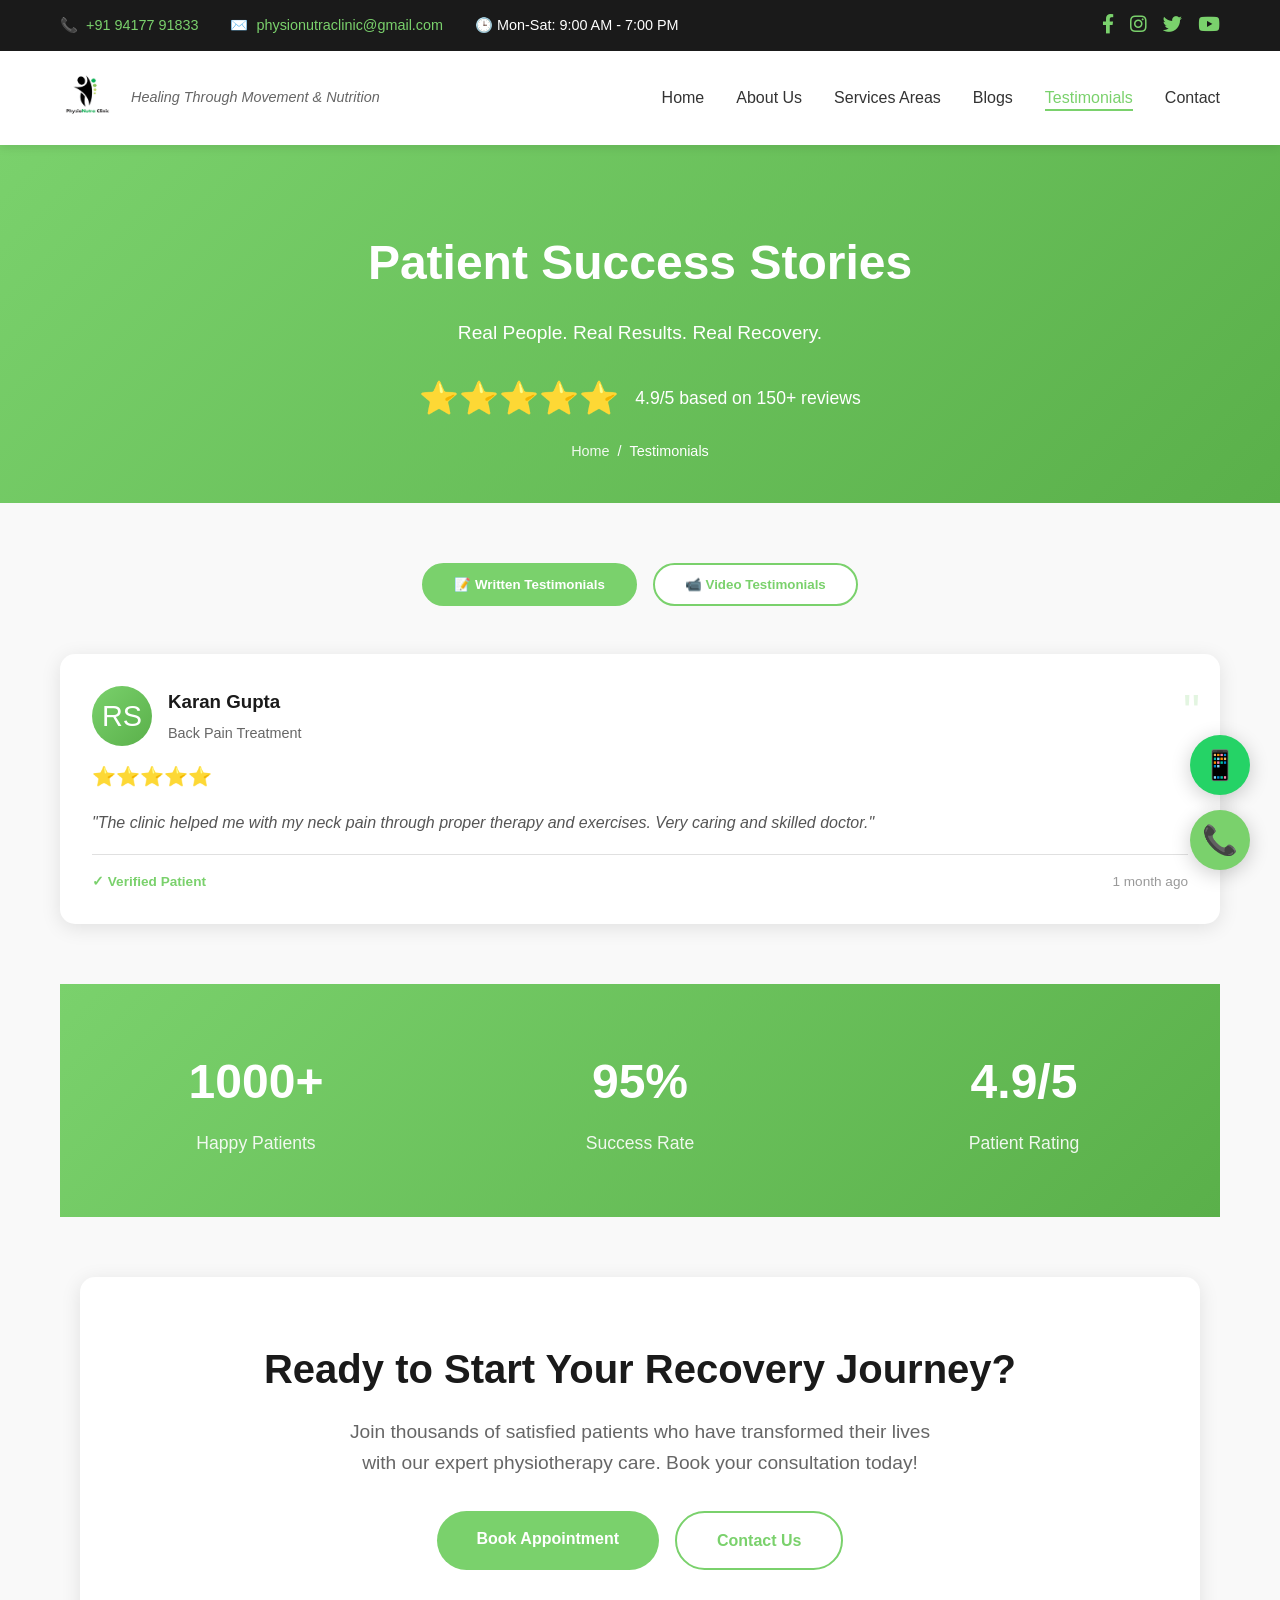
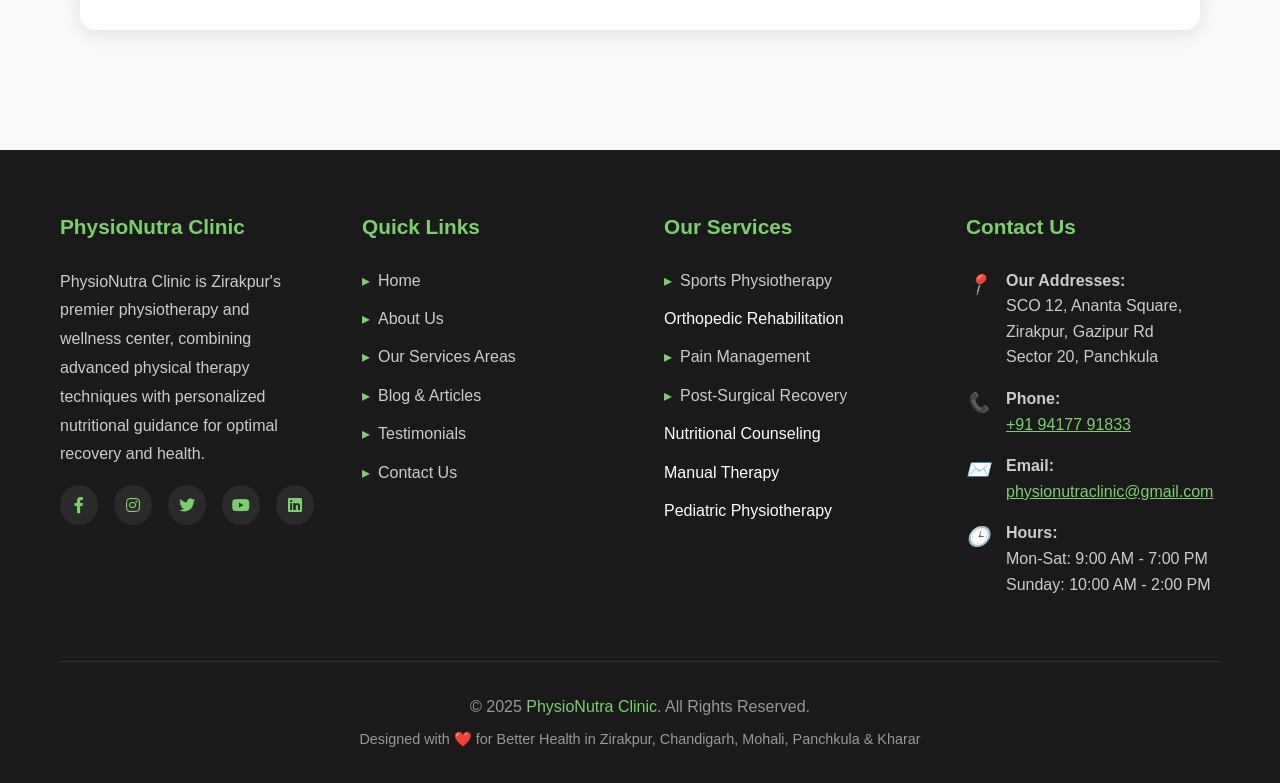
<file: testimonials/index.html>
<!DOCTYPE html>
<html lang="en">
<head>
    <meta charset="UTF-8">
    <meta name="viewport" content="width=device-width, initial-scale=1.0">
    <title>Patient Testimonials & Videos | PhysioNutra Clinic Zirakpur</title>
    <link href="https://fonts.googleapis.com/css2?family=Roboto:wght@400;700&family=Open+Sans:wght@400;600&display=swap" rel="stylesheet">
    <link rel="stylesheet" href="https://cdnjs.cloudflare.com/ajax/libs/font-awesome/5.15.3/css/all.min.css">
    
    <!-- Google tag (gtag.js) -->
<script async src="https://www.googletagmanager.com/gtag/js?id=G-45SFLN5B7J"></script>
<script>
  window.dataLayer = window.dataLayer || [];
  function gtag(){dataLayer.push(arguments);}
  gtag('js', new Date());

  gtag('config', 'G-45SFLN5B7J');
</script>
    <!-- Schema Markup for Organization -->
    <script type="application/ld+json">
    {
      "@context": "https://schema.org",
      "@type": "MedicalBusiness",
      "name": "PhysioNutra Clinic",
      "image": "https://physionutraclinic.com/images/logo.png",
      "url": "https://physionutraclinic.com",
      "telephone": "+919876543210",
      "address": {
        "@type": "PostalAddress",
        "streetAddress": "SCO 12, Ananta Square, Zirakpur, Gazipur Rd",
        "addressLocality": "Zirakpur",
        "addressRegion": "Punjab",
        "postalCode": "140603",
        "addressCountry": "IN"
      },
      "aggregateRating": {
        "@type": "AggregateRating",
        "ratingValue": "5.0",
        "reviewCount": "48"
      }
    }
    </script>

    <script type="application/ld+json">
    {
      "@context": "https://schema.org",
      "@type": "VideoGallery",
      "name": "PhysioNutra Clinic Patient Success Stories",
      "description": "Watch real patient testimonials and success stories from PhysioNutra Clinic"
    }
    </script>

    <style>
        * {
            margin: 0;
            padding: 0;
            box-sizing: border-box;
        }

        body {
            font-family: 'Arial', sans-serif;
            line-height: 1.6;
            color: #333;
            background: #f9f9f9;
        }

        .container {
            max-width: 1200px;
            margin: 0 auto;
            padding: 0 20px;
        }

        header {
            background: #fff;
            box-shadow: 0 2px 10px rgba(0,0,0,0.1);
            position: sticky;
            top: 0;
            z-index: 1000;
        }

        .header-top {
            background: #1a1a1a;
            color: #fff;
            padding: 10px 0;
        }

        .header-top-content {
            display: flex;
            justify-content: space-between;
            align-items: center;
            flex-wrap: wrap;
            gap: 1rem;
        }

        .header-contact {
            display: flex;
            gap: 2rem;
            flex-wrap: wrap;
        }

        .header-contact-item {
            display: flex;
            align-items: center;
            gap: 0.5rem;
            font-size: 0.9rem;
        }

        .header-contact-item a {
            color: #7ad16c;
            text-decoration: none;
        }

        .header-social {
            display: flex;
            gap: 1rem;
        }

        .social-link {
            color: #7ad16c;
            font-size: 1.2rem;
            text-decoration: none;
            transition: color 0.3s;
        }

        .social-link:hover {
            color: #5ab04a;
        }

        .header-main {
            padding: 1rem 0;
        }

        .header-main-content {
            display: flex;
            justify-content: space-between;
            align-items: center;
        }

        .logo-section {
            display: flex;
            align-items: center;
            gap: 1rem;
        }

        .logo {
			height: 55px;
            width: 55px;
            font-size: 1.8rem;
            font-weight: bold;
            color: #7ad16c;
            text-decoration: none;
        }

        .logo span {
            color: #1a1a1a;
        }

        .tagline {
            font-size: 0.9rem;
            color: #666;
            font-style: italic;
        }

        nav {
            display: flex;
            align-items: center;
        }

        nav ul {
            display: flex;
            list-style: none;
            gap: 2rem;
        }

        nav a {
            text-decoration: none;
            color: #333;
            font-weight: 500;
            transition: color 0.3s;
            position: relative;
        }

        nav a:hover,
        nav a.active {
            color: #7ad16c;
        }

        nav a::after {
            content: '';
            position: absolute;
            bottom: -5px;
            left: 0;
            width: 0;
            height: 2px;
            background: #7ad16c;
            transition: width 0.3s;
        }

        nav a:hover::after,
        nav a.active::after {
            width: 100%;
        }

        .cta-button {
            padding: 10px 25px;
            background: #7ad16c;
            color: #fff;
            text-decoration: none;
            border-radius: 25px;
            font-weight: bold;
            transition: all 0.3s;
            margin-left: 2rem;
        }

        .cta-button:hover {
            background: #5ab04a;
            transform: translateY(-2px);
            box-shadow: 0 5px 15px rgba(122, 209, 108, 0.3);
        }

        .mobile-menu-toggle {
            display: none;
            background: none;
            border: none;
            font-size: 1.5rem;
            cursor: pointer;
            color: #333;
        }

        .page-header {
            background: linear-gradient(135deg, #7ad16c 0%, #5ab04a 100%);
            color: white;
            padding: 80px 0 40px;
            text-align: center;
        }

        .page-header h1 {
            font-size: 3rem;
            margin-bottom: 1rem;
        }

        .page-header p {
            font-size: 1.2rem;
            margin-bottom: 1rem;
        }

        .rating-display {
            display: flex;
            justify-content: center;
            align-items: center;
            gap: 1rem;
            margin-top: 1.5rem;
        }

        .stars {
            font-size: 2rem;
            color: #ffd700;
        }

        .rating-text {
            font-size: 1.1rem;
        }

        .breadcrumb {
            display: flex;
            justify-content: center;
            gap: 0.5rem;
            font-size: 0.9rem;
            margin-top: 1rem;
        }

        .breadcrumb a {
            color: rgba(255,255,255,0.9);
            text-decoration: none;
        }

        .main-content {
            padding: 60px 0;
        }

        .section-tabs {
            display: flex;
            justify-content: center;
            gap: 1rem;
            margin-bottom: 3rem;
            flex-wrap: wrap;
        }

        .tab-button {
            padding: 12px 30px;
            background: white;
            border: 2px solid #7ad16c;
            color: #7ad16c;
            font-weight: bold;
            border-radius: 25px;
            cursor: pointer;
            transition: all 0.3s;
        }

        .tab-button:hover,
        .tab-button.active {
            background: #7ad16c;
            color: white;
        }

        .tab-content {
            display: none;
        }

        .tab-content.active {
            display: block;
            animation: fadeIn 0.5s ease;
        }

        @keyframes fadeIn {
            from { opacity: 0; transform: translateY(20px); }
            to { opacity: 1; transform: translateY(0); }
        }

        .testimonials-grid {
            display: grid;
            grid-template-columns: repeat(auto-fit, minmax(350px, 1fr));
            gap: 2rem;
            margin-bottom: 3rem;
        }

        .testimonial-card {
            background: white;
            padding: 2rem;
            border-radius: 15px;
            box-shadow: 0 4px 20px rgba(0,0,0,0.1);
            position: relative;
            transition: transform 0.3s, box-shadow 0.3s;
        }

        .testimonial-card:hover {
            transform: translateY(-5px);
            box-shadow: 0 8px 30px rgba(0,0,0,0.15);
        }

        .quote-icon {
            position: absolute;
            top: 20px;
            right: 20px;
            font-size: 3rem;
            color: #7ad16c;
            opacity: 0.2;
        }

        .testimonial-header {
            display: flex;
            align-items: center;
            gap: 1rem;
            margin-bottom: 1rem;
        }

        .patient-avatar {
            width: 60px;
            height: 60px;
            border-radius: 50%;
            background: linear-gradient(135deg, #7ad16c, #5ab04a);
            display: flex;
            align-items: center;
            justify-content: center;
            font-size: 1.8rem;
            color: white;
        }

        .patient-info h3 {
            color: #1a1a1a;
            margin-bottom: 0.3rem;
        }

        .patient-condition {
            color: #666;
            font-size: 0.9rem;
        }

        .testimonial-rating {
            color: #ffd700;
            font-size: 1.2rem;
            margin-bottom: 1rem;
        }

        .testimonial-text {
            color: #555;
            line-height: 1.8;
            font-style: italic;
            margin-bottom: 1rem;
        }

        .testimonial-footer {
            display: flex;
            justify-content: space-between;
            align-items: center;
            padding-top: 1rem;
            border-top: 1px solid #e0e0e0;
            font-size: 0.85rem;
            color: #999;
        }

        .verified-badge {
            display: flex;
            align-items: center;
            gap: 0.3rem;
            color: #7ad16c;
            font-weight: bold;
        }

        .video-intro {
            text-align: center;
            max-width: 800px;
            margin: 0 auto 3rem;
        }

        .video-intro h2 {
            font-size: 2.5rem;
            color: #1a1a1a;
            margin-bottom: 1rem;
        }

        .video-intro p {
            font-size: 1.1rem;
            color: #666;
        }

        .youtube-channel-link {
            display: inline-flex;
            align-items: center;
            gap: 0.5rem;
            margin-top: 1rem;
            padding: 12px 25px;
            background: #FF0000;
            color: white;
            text-decoration: none;
            border-radius: 25px;
            font-weight: bold;
            transition: all 0.3s;
        }

        .youtube-channel-link:hover {
            background: #cc0000;
            transform: translateY(-2px);
            box-shadow: 0 5px 15px rgba(255, 0, 0, 0.3);
        }

        .video-grid {
            display: grid;
            grid-template-columns: repeat(auto-fit, minmax(350px, 1fr));
            gap: 2rem;
        }

        .video-card {
            background: white;
            border-radius: 15px;
            overflow: hidden;
            box-shadow: 0 4px 20px rgba(0,0,0,0.1);
            transition: transform 0.3s, box-shadow 0.3s;
        }

        .video-card:hover {
            transform: translateY(-5px);
            box-shadow: 0 8px 30px rgba(0,0,0,0.15);
        }

        .video-wrapper {
            position: relative;
            padding-bottom: 56.25%;
            height: 0;
            overflow: hidden;
            background: #000;
        }

        .video-wrapper iframe {
            position: absolute;
            top: 0;
            left: 0;
            width: 100%;
            height: 100%;
            border: 0;
        }

        .video-info {
            padding: 1.5rem;
        }

        .video-info h3 {
            color: #1a1a1a;
            margin-bottom: 0.5rem;
            font-size: 1.2rem;
        }

        .video-meta {
            display: flex;
            gap: 1rem;
            font-size: 0.85rem;
            color: #999;
            margin-bottom: 0.5rem;
        }

        .video-description {
            color: #666;
            font-size: 0.95rem;
            line-height: 1.6;
        }

        .stats-section {
            background: linear-gradient(135deg, #7ad16c 0%, #5ab04a 100%);
            padding: 60px 0;
            margin: 60px 0;
        }

        .stats-grid {
            display: grid;
            grid-template-columns: repeat(auto-fit, minmax(200px, 1fr));
            gap: 2rem;
        }

        .stat-card {
            text-align: center;
            color: white;
        }

        .stat-number {
            font-size: 3rem;
            font-weight: bold;
            margin-bottom: 0.5rem;
        }

        .stat-label {
            font-size: 1.1rem;
            opacity: 0.9;
        }

        .cta-section {
            background: white;
            padding: 60px;
            border-radius: 15px;
            text-align: center;
            box-shadow: 0 4px 20px rgba(0,0,0,0.1);
            margin: 60px 0;
        }

        .cta-section h2 {
            font-size: 2.5rem;
            color: #1a1a1a;
            margin-bottom: 1rem;
        }

        .cta-section p {
            font-size: 1.2rem;
            color: #666;
            margin-bottom: 2rem;
            max-width: 600px;
            margin-left: auto;
            margin-right: auto;
        }

        .cta-buttons {
            display: flex;
            gap: 1rem;
            justify-content: center;
            flex-wrap: wrap;
        }

        .primary-btn {
            padding: 15px 40px;
            background: #7ad16c;
            color: white;
            text-decoration: none;
            border-radius: 50px;
            font-weight: bold;
            transition: all 0.3s;
        }

        .primary-btn:hover {
            background: #5ab04a;
            transform: translateY(-2px);
            box-shadow: 0 5px 15px rgba(122, 209, 108, 0.3);
        }

        .secondary-btn {
            padding: 15px 40px;
            background: white;
            color: #7ad16c;
            text-decoration: none;
            border-radius: 50px;
            border: 2px solid #7ad16c;
            font-weight: bold;
            transition: all 0.3s;
        }

        .secondary-btn:hover {
            background: #7ad16c;
            color: white;
        }

        footer {
            background: #1a1a1a;
            color: #fff;
            padding: 60px 0 0;
        }

        .footer-content {
            display: grid;
            grid-template-columns: repeat(auto-fit, minmax(250px, 1fr));
            gap: 3rem;
            margin-bottom: 3rem;
        }

        .footer-section h3 {
            color: #7ad16c;
            margin-bottom: 1.5rem;
            font-size: 1.3rem;
        }

        .footer-section p {
            color: #ccc;
            line-height: 1.8;
            margin-bottom: 1rem;
        }

        .footer-contact-item {
            display: flex;
            align-items: flex-start;
            gap: 1rem;
            margin-bottom: 1rem;
            color: #ccc;
        }

        .footer-contact-item i {
            color: #7ad16c;
            font-size: 1.2rem;
            margin-top: 2px;
        }

        .footer-links {
            list-style: none;
        }

        .footer-links li {
            margin-bottom: 0.8rem;
        }

        .footer-links a {
            color: #ccc;
            text-decoration: none;
            transition: color 0.3s;
            display: flex;
            align-items: center;
            gap: 0.5rem;
        }

        .footer-links a:hover {
            color: #7ad16c;
        }

        .footer-links a::before {
            content: '▸';
            color: #7ad16c;
        }

        .footer-social {
            display: flex;
            gap: 1rem;
            margin-top: 1rem;
        }

        .footer-social a {
            width: 40px;
            height: 40px;
            background: #2a2a2a;
            display: flex;
            align-items: center;
            justify-content: center;
            border-radius: 50%;
            color: #7ad16c;
            text-decoration: none;
            transition: all 0.3s;
        }

        .footer-social a:hover {
            background: #7ad16c;
            color: #fff;
        }

        .footer-bottom {
            border-top: 1px solid #333;
            padding: 2rem 0;
            text-align: center;
            color: #999;
        }

        .footer-bottom a {
            color: #7ad16c;
            text-decoration: none;
        }

        .floating-buttons {
            position: fixed;
            bottom: 30px;
            right: 30px;
            z-index: 999;
            display: flex;
            flex-direction: column;
            gap: 15px;
        }

        .floating-btn {
            width: 60px;
            height: 60px;
            border-radius: 50%;
            display: flex;
            align-items: center;
            justify-content: center;
            text-decoration: none;
            color: white;
            font-size: 1.8rem;
            box-shadow: 0 4px 20px rgba(0, 0, 0, 0.2);
            transition: all 0.3s ease;
            animation: float 3s ease-in-out infinite;
        }

        .floating-btn:hover {
            transform: scale(1.1);
            box-shadow: 0 6px 25px rgba(0, 0, 0, 0.3);
        }

        .whatsapp-btn {
            background: #25D366;
        }

        .phone-btn {
            background: #7ad16c;
        }

        @keyframes float {
            0%, 100% { transform: translateY(0px); }
            50% { transform: translateY(-10px); }
        }

        @media (max-width: 1024px) {
            .testimonials-grid,
            .video-grid {
                grid-template-columns: repeat(auto-fit, minmax(300px, 1fr));
            }
        }

        @media (max-width: 768px) {
            .mobile-menu-toggle {
                display: block;
            }

            nav ul {
                display: none;
                position: absolute;
                top: 100%;
                left: 0;
                right: 0;
                background: white;
                flex-direction: column;
                padding: 1rem;
                box-shadow: 0 4px 10px rgba(0,0,0,0.1);
                z-index: 999;
            }

            nav ul.active {
                display: flex;
            }

            .cta-button {
                margin-left: 0;
                margin-top: 1rem;
                width: 100%;
                text-align: center;
            }

            .page-header {
                padding: 60px 0 30px;
            }

            .page-header h1 {
                font-size: 2rem;
            }

            .header-top-content {
                flex-direction: column;
                text-align: center;
                gap: 0.5rem;
            }

            .header-contact {
                flex-direction: column;
                gap: 0.5rem;
            }

            .header-main-content {
                flex-direction: column;
                gap: 1rem;
            }

            .logo-section {
                flex-direction: column;
                text-align: center;
            }

            .footer-content {
                grid-template-columns: 1fr;
                gap: 2rem;
            }

            .testimonials-grid,
            .video-grid {
                grid-template-columns: 1fr;
            }

            .stats-grid {
                grid-template-columns: repeat(2, 1fr);
            }

            .cta-section {
                padding: 40px 20px;
            }

            .cta-section h2 {
                font-size: 2rem;
            }

            .section-tabs {
                flex-direction: column;
                align-items: stretch;
            }

            .tab-button {
                width: 100%;
            }
        }

        @media (max-width: 480px) {
            .container {
                padding: 0 15px;
            }

            .logo {
                font-size: 1.5rem;
            }

            .page-header h1 {
                font-size: 1.75rem;
            }

            .stat-number {
                font-size: 2.5rem;
            }

            .stats-grid {
                grid-template-columns: 1fr;
            }

            .floating-buttons {
                bottom: 15px;
                right: 15px;
            }

            .floating-btn {
                width: 50px;
                height: 50px;
                font-size: 1.3rem;
            }

            .video-intro h2 {
                font-size: 2rem;
            }
        }

        html {
            scroll-behavior: smooth;
        }
    </style>
    <link rel="profile" href="https://gmpg.org/xfn/11">
    <link rel="icon" href="/favicon.png" type="image/png" />
    <meta name="description" content="Read success stories and watch video testimonials from patients at PhysioNutra Clinic Zirakpur. Real experiences, real results in physiotherapy treatment.">
    
    <link rel="canonical" href="https://physionutraclinic.com/testimonials/">
    <link rel="alternate" hreflang="en-us" href="https://physionutraclinic.com/testimonials/" />
    <link rel="alternate" hreflang="x-default" href="https://physionutraclinic.com/testimonials/" />
    <meta name="robots" content="index, follow, max-snippet:-1, max-video-preview:-1, max-image-preview:large">
    <meta property="og:description" content="Read success stories and watch video testimonials from patients at PhysioNutra Clinic Zirakpur. Real experiences, real results in physiotherapy treatment.">
    <meta property="og:title" content="Physiotherapy Patient Testimonials & Videos | PhysioNutra Clinic Zirakpur">
    <meta property="og:url" content="https://physionutraclinic.com/testimonials">
    <meta property="og:image" content="https://physionutraclinic.com/images/logo.png">
	<meta property="og:image:width" content="100">
	<meta property="og:image:height" content="100">
    <meta name="twitter:title" content="Physiotherapy Patient Testimonials & Videos | PhysioNutra Clinic Zirakpur">
    <meta name="twitter:description" content="Read success stories and watch video testimonials from patients at PhysioNutra Clinic Zirakpur. Real experiences, real results in physiotherapy treatment.">
    <link rel="shortlink" href="https://physionutraclinic.com/testimonials/">
</head>
<body>
    <!-- Header -->
    <header>
        <div class="header-top">
            <div class="container">
                <div class="header-top-content">
                    <div class="header-contact">
                        <div class="header-contact-item">
                            📞 <a href="tel:+919417791833">+91 94177 91833</a>
                        </div>
                        <div class="header-contact-item">
                            ✉️ <a href="mailto:physionutraclinic@gmail.com">physionutraclinic@gmail.com</a>
                        </div>
                        <div class="header-contact-item">
                            🕒 Mon-Sat: 9:00 AM - 7:00 PM
                        </div>
                    </div>
                    <div class="header-social">
                        <a href="https://www.facebook.com/tarun.aggarwal.7528" class="social-link" aria-label="Facebook"><i class="fab fa-facebook-f"></i></a>
                        <a href="https://www.instagram.com/physionutra" class="social-link" aria-label="Instagram"><i class="fab fa-instagram"></i></a>
                        <a href="https://x.com/physionutra" class="social-link" aria-label="Twitter"><i class="fab fa-twitter"></i></a>
                        <a href="https://youtube.com/@physionutra" class="social-link" aria-label="YouTube"><i class="fab fa-youtube"></i></a>
                    </div>
                </div>
            </div>
        </div>

        <div class="header-main">
            <div class="container">
                <div class="header-main-content">
                    <div class="logo-section">
                        <a href="/"><img src="../images/logo.png" alt="PhysioNutra Clinic Logo" class="logo"></a>
                        <div class="tagline">Healing Through Movement & Nutrition</div>
                    </div>
                    <nav>
                        <button class="mobile-menu-toggle" aria-label="Toggle menu">☰</button>
                        <ul id="mainMenu">
                            <li><a href="/">Home</a></li>
                            <li><a href="/about/">About Us</a></li>
                            <li><a href="/physiotherapy/">Services Areas</a></li>
                            <li><a href="/blogs/">Blogs</a></li>
                            <li><a href="/testimonials/" class="active">Testimonials</a></li>
                            <li><a href="/contact/">Contact</a></li>
                            <!-- <li><a href="/appointment" class="cta-button">Book Appointment</a></li> -->
                        </ul>
                    </nav>
                </div>
            </div>
        </div>
    </header>

    <!-- Page Header -->
    <section class="page-header">
        <div class="container">
            <h1>Patient Success Stories</h1>
            <p>Real People. Real Results. Real Recovery.</p>
            <div class="rating-display">
                <div class="stars">⭐⭐⭐⭐⭐</div>
                <div class="rating-text">4.9/5 based on 150+ reviews</div>
            </div>
            <div class="breadcrumb">
                <a href="/">Home</a> <span>/</span> <span>Testimonials</span>
            </div>
        </div>
    </section>

    <!-- Main Content -->
    <main class="main-content">
        <div class="container">
            <!-- Section Tabs -->
            <div class="section-tabs">
                <button class="tab-button active" onclick="switchTab('written')">📝 Written Testimonials</button>
                <button class="tab-button" onclick="switchTab('videos')">📹 Video Testimonials</button>
            </div>

            <!-- Written Testimonials Tab -->
            <div id="written-tab" class="tab-content active">
                <div class="testimonials-grid">
                    <!-- Testimonial Card Template - Duplicate this section to add more testimonials -->
                    <div class="testimonial-card">
                        <div class="quote-icon">"</div>
                        <div class="testimonial-header">
                            <div class="patient-avatar">RS</div>
                            <div class="patient-info">
                                <h3>Karan Gupta</h3>
                                <div class="patient-condition">Back Pain Treatment</div>
                            </div>
                        </div>
                        <div class="testimonial-rating">⭐⭐⭐⭐⭐</div>
                        <p class="testimonial-text">
                            "The clinic helped me with my neck pain through proper therapy and exercises. Very caring and skilled doctor."
                        </p>
                        <div class="testimonial-footer">
                            <span class="verified-badge">✓ Verified Patient</span>
                            <span>1 month ago</span>
                        </div>
                    </div>
                    <!-- End of Testimonial Card - Copy from above comment to here to add more -->

                </div>
            </div>

            <!-- Video Testimonials Tab -->
            <div id="videos-tab" class="tab-content">
                <div class="video-intro">
			    <h2>Watch Real Patient Stories</h2>
			    <p>Hear directly from our patients about their recovery journey and experience at PhysioNutra Clinic. These authentic stories showcase the transformative power of professional physiotherapy care.</p>
			    
			    <!-- YouTube Channel Link -->
			    <a href="https://www.youtube.com/@physionutra" target="_blank" class="youtube-channel-link">
			        📺 Subscribe to Our YouTube Channel
			    </a>
			    
			    <!-- NEW: Link to Watch Page -->
			    <a href="/watch/" class="youtube-channel-link" style="background: #7ad16c; margin-left: 1rem;">
			        🎬 View All Video Testimonials
			    </a>
			</div>
        </div>

        <!-- Stats Section -->
        <section class="stats-section">
            <div class="container">
                <div class="stats-grid">
                    <div class="stat-card">
                        <div class="stat-number">1000+</div>
                        <div class="stat-label">Happy Patients</div>
                    </div>
                    <div class="stat-card">
                        <div class="stat-number">95%</div>
                        <div class="stat-label">Success Rate</div>
                    </div>
                    <div class="stat-card">
                        <div class="stat-number">4.9/5</div>
                        <div class="stat-label">Patient Rating</div>
                    </div>
                </div>
            </div>
        </section>

        <!-- CTA Section -->
        <div class="container">
            <div class="cta-section">
                <h2>Ready to Start Your Recovery Journey?</h2>
                <p>Join thousands of satisfied patients who have transformed their lives with our expert physiotherapy care. Book your consultation today!</p>
                <div class="cta-buttons">
                    <a href="tel:+919417791833" class="primary-btn">Book Appointment</a>
                    <a href="https://wa.me/919417791833?text=Hello%2C%20I%20would%20like%20to%20book%20an%20appointment%20at%20PhysioNutra%20Clinic%20Zirakpur." class="secondary-btn">Contact Us</a>
                </div>
            </div>
        </div>
    </main>

    <!-- Footer -->
    <footer>
        <div class="container">
            <div class="footer-content">
                <!-- About Section -->
                <div class="footer-section">
                    <h3>PhysioNutra Clinic</h3>
                    <p>PhysioNutra Clinic is Zirakpur's premier physiotherapy and wellness center, combining advanced physical therapy techniques with personalized nutritional guidance for optimal recovery and health.</p>
                    <div class="footer-social">
                        <a href="https://www.facebook.com/tarun.aggarwal.7528" aria-label="Facebook"><i class="fab fa-facebook-f"></i></a>
                        <a href="https://www.instagram.com/physionutra?igsh=MWJrMmx2czQ4NHlvcQ==" aria-label="Instagram"><i class="fab fa-instagram"></i></a>
                        <a href="https://x.com/physionutra" aria-label="Twitter"><i class="fab fa-twitter"></i></a>
                        <a href="https://youtube.com/@physionutra?si=6RjUdvhft7Bv2akH" aria-label="YouTube"><i class="fab fa-youtube"></i></a>
                        <a href="https://www.linkedin.com/company/physionutra-clinic/" aria-label="LinkedIn"><i class="fab fa-linkedin"></i></a>
                    </div>
                </div>

                <!-- Quick Links -->
                <div class="footer-section">
                    <h3>Quick Links</h3>
                    <ul class="footer-links">
                        <li><a href="/">Home</a></li>
                        <li><a href="/about/">About Us</a></li>
                        <li><a href="/physiotherapy/">Our Services Areas</a></li>
                        <li><a href="/blogs/">Blog & Articles</a></li>
                        <li><a href="/testimonials/">Testimonials</a></li>
                        <li><a href="/contact/">Contact Us</a></li>
                        <!-- <li><a href="/appointment">Book Appointment</a></li> -->
                    </ul>
                </div>

                <!-- Services -->
                <div class="footer-section">
                    <h3>Our Services</h3>
                    <ul class="footer-links">
                        <li><a href="/blogs/sports-physiotherapy/">Sports Physiotherapy</a></li>
                        <li>Orthopedic Rehabilitation</li>
                        <li><a href="/blogs/pain-management-physiotherapy/">Pain Management</a></li>
                        <li><a href="/blogs/post-surgical-physiotherapy/">Post-Surgical Recovery</a></li>
                        <li>Nutritional Counseling</li>
                        <li>Manual Therapy</li>
                        <li>Pediatric Physiotherapy</li>
                    </ul>
                </div>

                <!-- Contact Info -->
                <div class="footer-section">
                    <h3>Contact Us</h3>
                    <div class="footer-contact-item">
                        <i>📍</i>
                        <div>
                            <strong>Our Addresses:</strong><br>
                            SCO 12, Ananta Square, Zirakpur, Gazipur Rd<br>
                            Sector 20, Panchkula
                        </div>
                    </div>
                    <div class="footer-contact-item">
                        <i>📞</i>
                        <div>
                            <strong>Phone:</strong><br>
                            <a href="tel:+919417791833" style="color: #7ad16c;">+91 94177 91833</a>
                        </div>
                    </div>
                    <div class="footer-contact-item">
                        <i>✉️</i>
                        <div>
                            <strong>Email:</strong><br>
                            <a href="mailto:physionutraclinic@gmail.com" style="color: #7ad16c;">physionutraclinic@gmail.com</a>
                        </div>
                    </div>
                    <div class="footer-contact-item">
                        <i>🕒</i>
                        <div>
                            <strong>Hours:</strong><br>
                            Mon-Sat: 9:00 AM - 7:00 PM<br>
                            Sunday: 10:00 AM - 2:00 PM
                        </div>
                    </div>
                </div>
            </div>

            <!-- Footer Bottom -->
            <div class="footer-bottom">
                <p>&copy; 2025 <a href="/">PhysioNutra Clinic</a>. All Rights Reserved.</p>
                <p style="margin-top: 0.5rem; font-size: 0.9rem;">Designed with ❤️ for Better Health in Zirakpur, Chandigarh, Mohali, Panchkula & Kharar</p>
            </div>
        </div>
    </footer>

    <!-- Floating Action Buttons -->
    <div class="floating-buttons">
        <a href="https://wa.me/919417791833?text=Hello%2C%20I%20would%20like%20to%20book%20an%20appointment%20at%20PhysioNutra%20Clinic%20Zirakpur." class="floating-btn whatsapp-btn" aria-label="WhatsApp">
            📱
        </a>
        <a href="tel:+919417791833" class="floating-btn phone-btn" aria-label="Call">
            📞
        </a>
    </div>
<!-- END OF SECTION 2 -->
  <!-- START OF SECTION 3 -->
    <script>
        // Tab switching functionality
        function switchTab(tab) {
            // Hide all tabs
            document.querySelectorAll('.tab-content').forEach(content => {
                content.classList.remove('active');
            });
            
            // Remove active class from all buttons
            document.querySelectorAll('.tab-button').forEach(btn => {
                btn.classList.remove('active');
            });
            
            // Show selected tab
            if (tab === 'written') {
                document.getElementById('written-tab').classList.add('active');
                document.querySelectorAll('.tab-button')[0].classList.add('active');
            } else {
                document.getElementById('videos-tab').classList.add('active');
                document.querySelectorAll('.tab-button')[1].classList.add('active');
            }
        }

        // Mobile menu toggle
        document.querySelector('.mobile-menu-toggle').addEventListener('click', function() {
            document.getElementById('mainMenu').classList.toggle('active');
        });

        // Close mobile menu when clicking outside
        document.addEventListener('click', function(e) {
            const menu = document.getElementById('mainMenu');
            const toggle = document.querySelector('.mobile-menu-toggle');
            
            if (!menu.contains(e.target) && !toggle.contains(e.target)) {
                menu.classList.remove('active');
            }
        });

        // Smooth scroll
        document.querySelectorAll('a[href^="#"]').forEach(anchor => {
            anchor.addEventListener('click', function (e) {
                e.preventDefault();
                const target = document.querySelector(this.getAttribute('href'));
                if (target) {
                    target.scrollIntoView({
                        behavior: 'smooth',
                        block: 'start'
                    });
                }
            });
        });

        // Add scroll effect to header
        window.addEventListener('scroll', function() {
            const header = document.querySelector('header');
            if (window.pageYOffset > 100) {
                header.style.boxShadow = '0 4px 20px rgba(0,0,0,0.15)';
            } else {
                header.style.boxShadow = '0 2px 10px rgba(0,0,0,0.1)';
            }
        });
    </script>
</body>
</html>
<!-- END OF SECTION 3 - FILE COMPLETE! -->
</file>
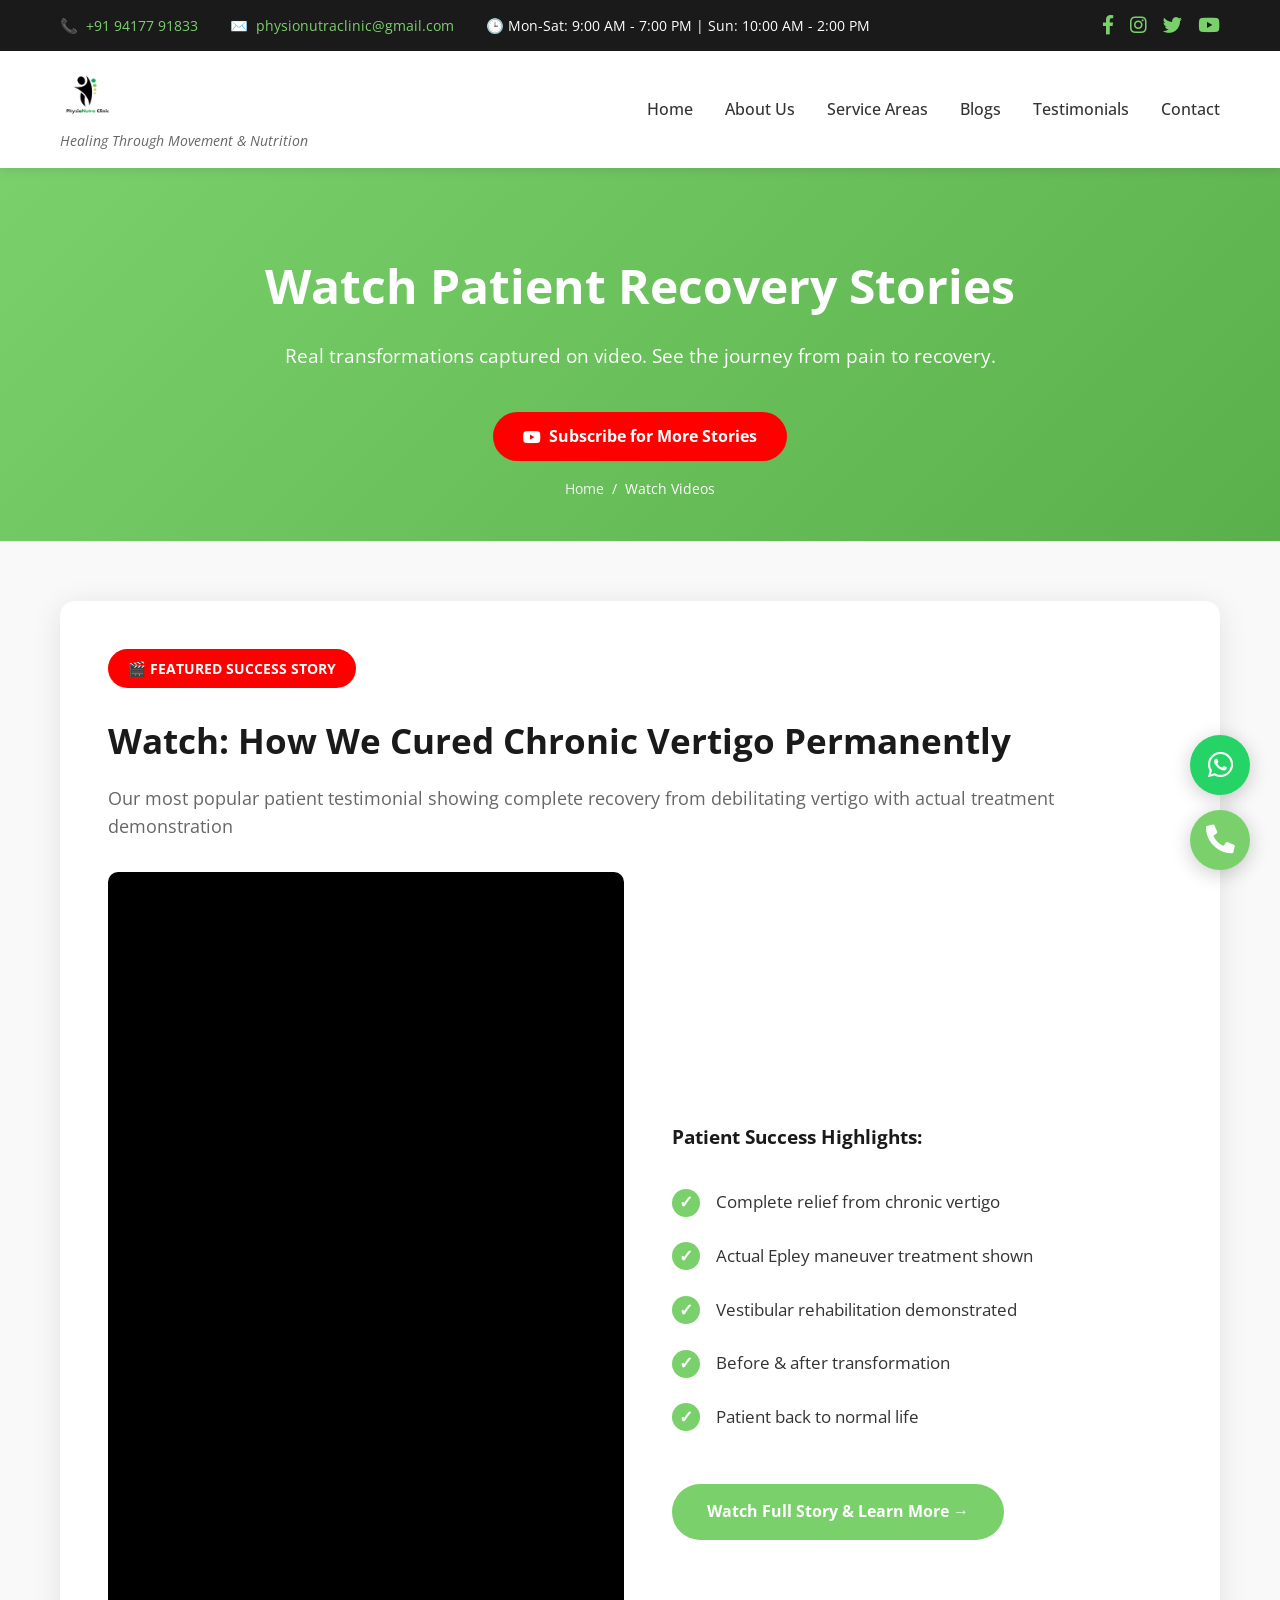
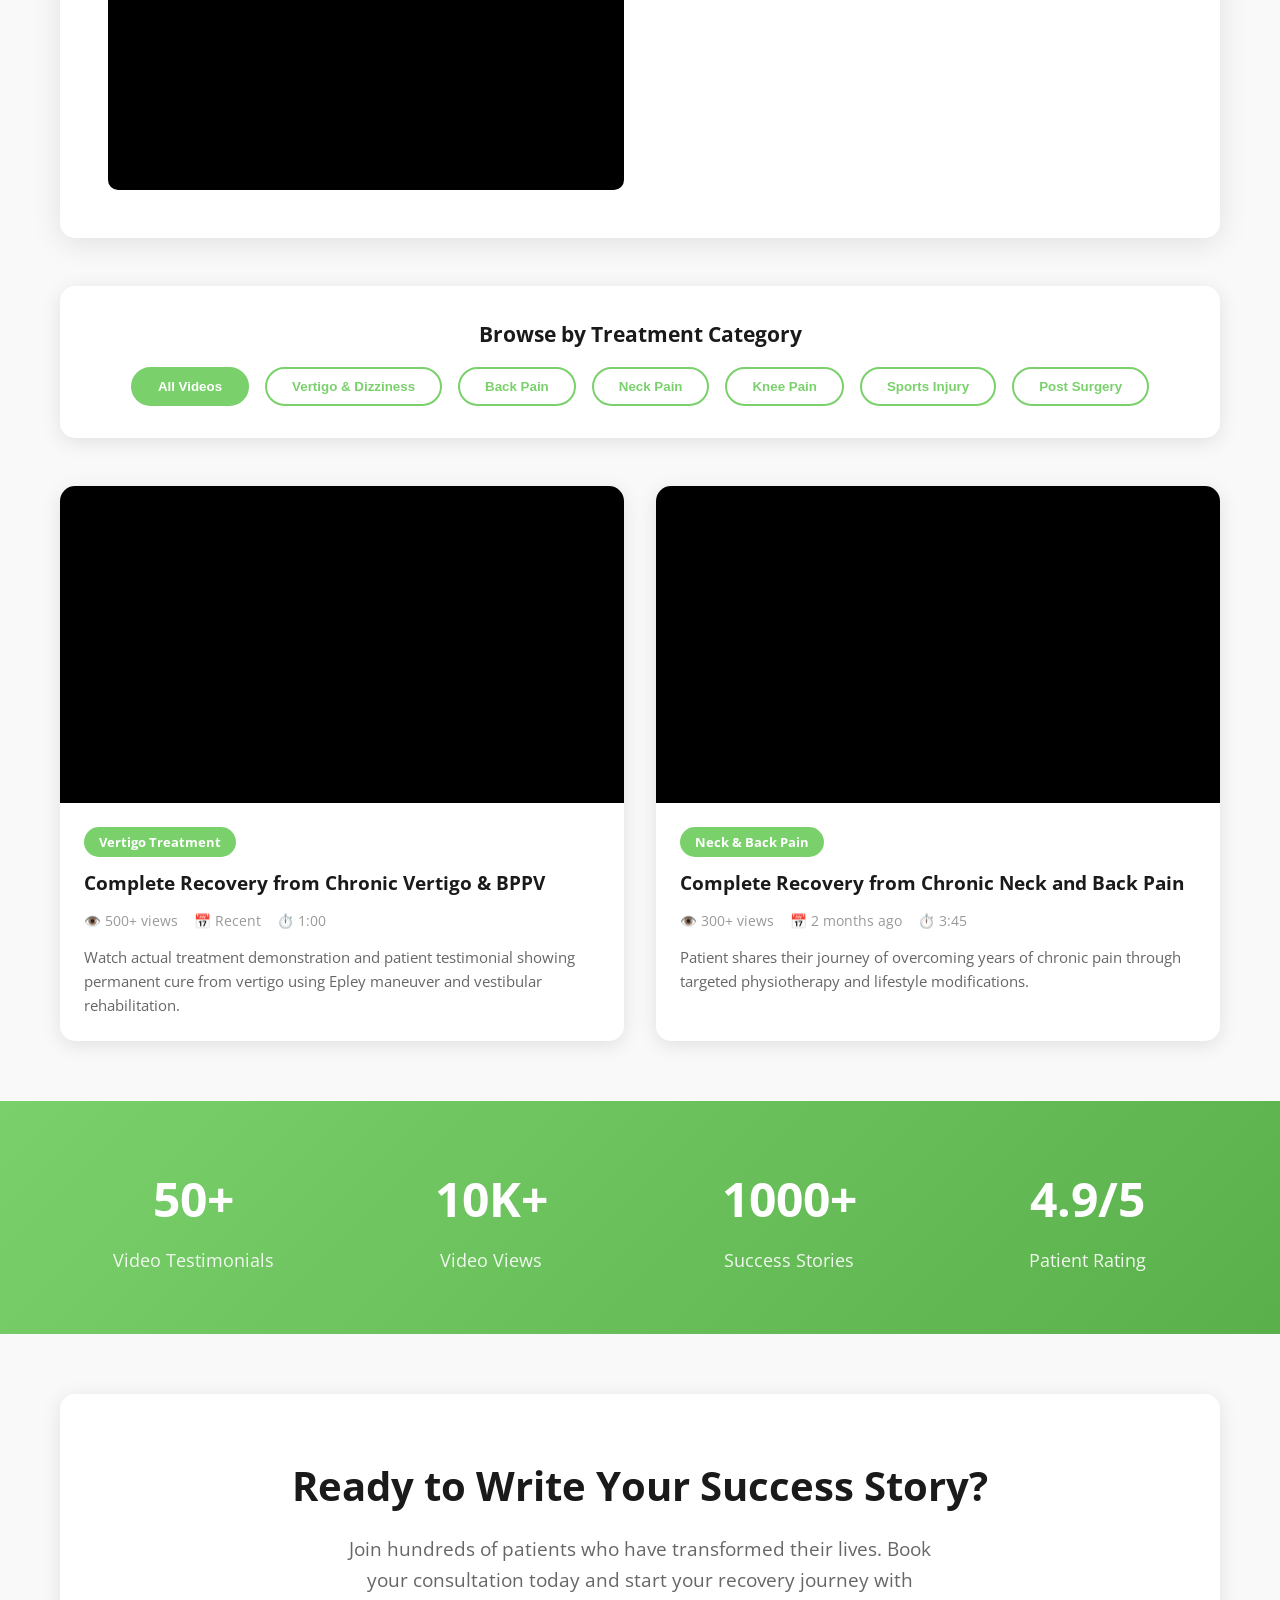
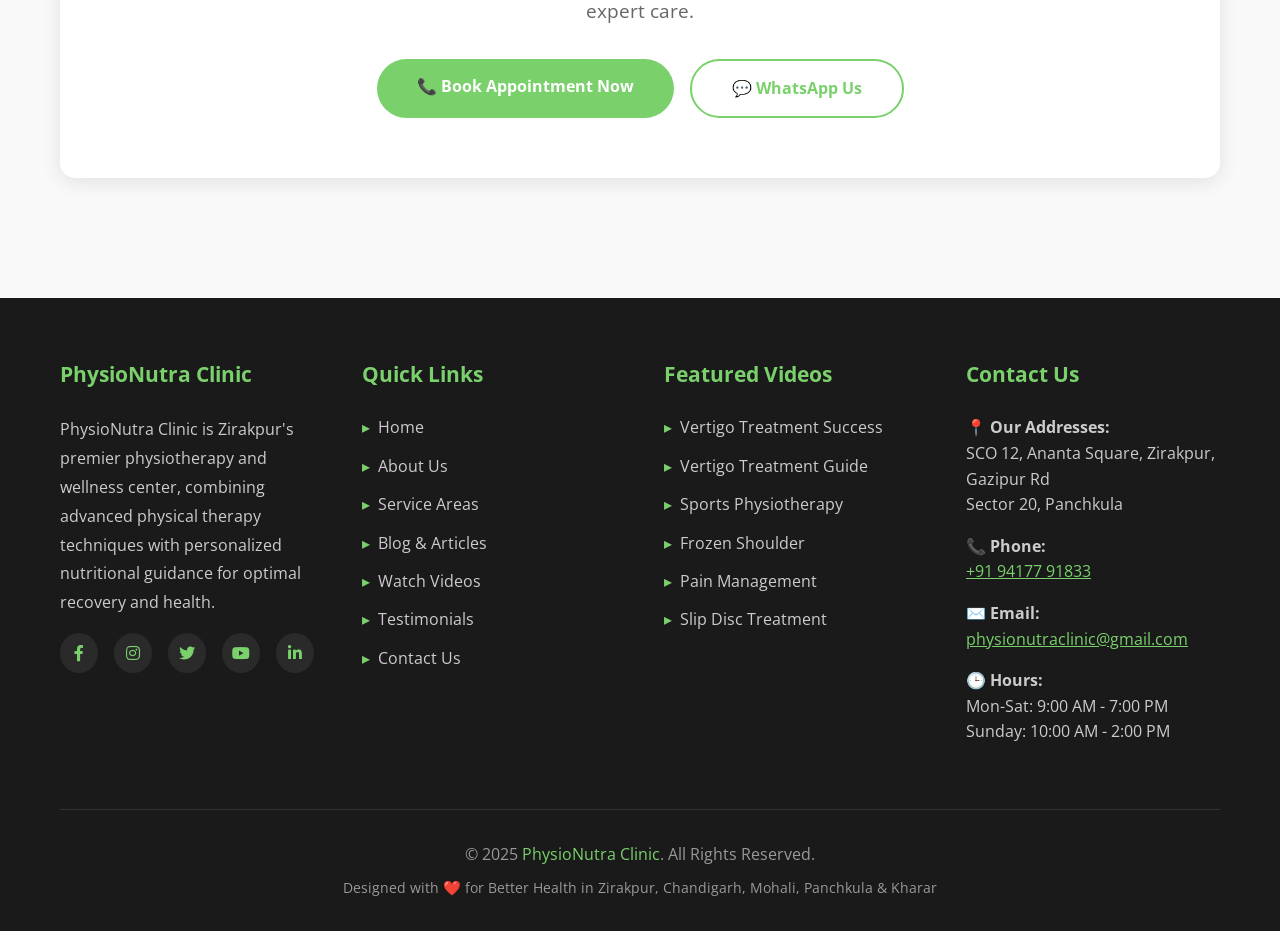
<file: watch/index.html>
<!DOCTYPE html>
<html lang="en">
<head>
    <meta charset="UTF-8">
    <meta name="viewport" content="width=device-width, initial-scale=1.0">
    <meta name="description" content="Watch real patient recovery stories and physiotherapy treatment videos from PhysioNutra Clinic Zirakpur. See vertigo cure, sports injury recovery, and back pain relief transformations achieved through expert care.">
    <title>Watch Patient Recovery Videos & Treatment Success Stories | PhysioNutra Clinic Zirakpur</title>
    <link href="https://fonts.googleapis.com/css2?family=Open+Sans:wght@400;600;700&display=swap" rel="stylesheet">
    <link rel="stylesheet" href="https://cdnjs.cloudflare.com/ajax/libs/font-awesome/5.15.3/css/all.min.css">
    <link rel="icon" href="/favicon.png" type="image/png" />
    
    <!-- Google tag (gtag.js) -->
    <script async src="https://www.googletagmanager.com/gtag/js?id=G-45SFLN5B7J"></script>
    <script>
      window.dataLayer = window.dataLayer || [];
      function gtag(){dataLayer.push(arguments);}
      gtag('js', new Date());
      gtag('config', 'G-45SFLN5B7J');
    </script>

<!-- Enhanced Schema Markup -->
    <script type="application/ld+json">
    {
      "@context": "https://schema.org",
      "@type": "MedicalBusiness",
      "name": "PhysioNutra Clinic",
      "description": "Premier physiotherapy and wellness center in Zirakpur offering sports physiotherapy, orthopedic rehabilitation, pain management, and nutritional counseling",
      "url": "https://physionutraclinic.com",
      "logo": "https://physionutraclinic.com/images/logo.png",
      "image": "https://physionutraclinic.com/images/logo.png",
      "address": {
        "@type": "PostalAddress",
        "streetAddress": "SCO 12, Ananta Square, Zirakpur, Gazipur Rd",
        "addressLocality": "Zirakpur",
        "addressRegion": "Punjab",
        "postalCode": "140603",
        "addressCountry": "IN"
      },
      "geo": {
        "@type": "GeoCoordinates",
        "latitude": "30.6425",
        "longitude": "76.8173"
      },
      "telephone": "+919417791833",
      "email": "physionutraclinic@gmail.com",
      "priceRange": "$$",
      "openingHoursSpecification": [
        {
          "@type": "OpeningHoursSpecification",
          "dayOfWeek": ["Monday", "Tuesday", "Wednesday", "Thursday", "Friday", "Saturday"],
          "opens": "09:00",
          "closes": "19:00"
        },
        {
          "@type": "OpeningHoursSpecification",
          "dayOfWeek": "Sunday",
          "opens": "10:00",
          "closes": "14:00"
        }
      ],
      "areaServed": [
        {"@type": "City", "name": "Zirakpur"},
        {"@type": "City", "name": "Chandigarh"},
        {"@type": "City", "name": "Mohali"},
        {"@type": "City", "name": "Panchkula"},
        {"@type": "City", "name": "Kharar"}
      ],
      "aggregateRating": {
        "@type": "AggregateRating",
        "ratingValue": "4.9",
        "reviewCount": "250"
      }
    }
    </script>

    <!-- Local Business Schema -->
    <script type="application/ld+json">
    {
      "@context": "https://schema.org",
      "@type": "LocalBusiness",
      "name": "PhysioNutra Clinic",
      "image": "https://physionutraclinic.com/images/logo.png",
      "url": "https://physionutraclinic.com",
      "telephone": "+919417791833",
      "address": {
        "@type": "PostalAddress",
        "streetAddress": "",
        "addressLocality": "Zirakpur",
        "addressRegion": "Punjab",
        "postalCode": "",
        "addressCountry": "IN"
      },
      "geo": {
        "@type": "GeoCoordinates",
        "latitude": 30.6425,
        "longitude": 76.8173
      },
      "openingHoursSpecification": [
        {
          "@type": "OpeningHoursSpecification",
          "dayOfWeek": ["Monday", "Tuesday", "Wednesday", "Thursday", "Friday", "Saturday"],
          "opens": "09:00",
          "closes": "19:00"
        },
        {
          "@type": "OpeningHoursSpecification",
          "dayOfWeek": "Sunday",
          "opens": "10:00",
          "closes": "14:00"
        }
      ],
      "aggregateRating": {
        "@type": "AggregateRating",
        "ratingValue": "4.8",
        "reviewCount": "150"
      }
    }
    </script>
    
    <!-- Schema Markup -->
    <script type="application/ld+json">
    {
      "@context": "https://schema.org",
      "@type": "VideoGallery",
      "name": "PhysioNutra Clinic Patient Recovery Videos",
      "description": "Watch authentic patient testimonials and recovery journey videos from PhysioNutra Clinic showing real treatment results",
      "provider": {
        "@type": "MedicalBusiness",
        "name": "PhysioNutra Clinic",
        "url": "https://physionutraclinic.com",
        "address": {
          "@type": "PostalAddress",
          "streetAddress": "SCO 12, Ananta Square, Gazipur Rd",
          "addressLocality": "Zirakpur",
          "addressRegion": "Punjab",
          "postalCode": "140603",
          "addressCountry": "IN"
        },
        "telephone": "+919417791833"
      }
    }
    </script>

    <link rel="canonical" href="https://physionutraclinic.com/watch/">
    <meta name="robots" content="index, follow, max-snippet:-1, max-video-preview:-1, max-image-preview:large">

    <style>
        * {
            margin: 0;
            padding: 0;
            box-sizing: border-box;
        }

        body {
            font-family: 'Open Sans', Arial, sans-serif;
            line-height: 1.6;
            color: #333;
            background: #f9f9f9;
        }

        .container {
            max-width: 1200px;
            margin: 0 auto;
            padding: 0 20px;
        }

        header {
            background: #fff;
            box-shadow: 0 2px 10px rgba(0,0,0,0.1);
            position: sticky;
            top: 0;
            z-index: 1000;
        }

        .header-top {
            background: #1a1a1a;
            color: #fff;
            padding: 10px 0;
        }

        .header-top-content {
            display: flex;
            justify-content: space-between;
            align-items: center;
            flex-wrap: wrap;
            gap: 1rem;
        }

        .header-contact {
            display: flex;
            gap: 2rem;
            flex-wrap: wrap;
        }

        .header-contact-item {
            display: flex;
            align-items: center;
            gap: 0.5rem;
            font-size: 0.9rem;
        }

        .header-contact-item a {
            color: #7ad16c;
            text-decoration: none;
        }

        .header-social {
            display: flex;
            gap: 1rem;
        }

        .header-social a {
            color: #7ad16c;
            font-size: 1.2rem;
            text-decoration: none;
            transition: color 0.3s;
        }

        .header-social a:hover {
            color: #5ab04a;
        }

        .header-main {
            padding: 1rem 0;
        }

        .header-main-content {
            display: flex;
            justify-content: space-between;
            align-items: center;
        }

        .logo {
            height: 55px;
        }

        .tagline {
            font-size: 0.9rem;
            color: #666;
            font-style: italic;
        }

        nav {
            display: flex;
            align-items: center;
        }

        nav ul {
            display: flex;
            list-style: none;
            gap: 2rem;
        }

        nav a {
            text-decoration: none;
            color: #333;
            font-weight: 500;
            transition: color 0.3s;
            position: relative;
        }

        nav a:hover,
        nav a.active {
            color: #7ad16c;
        }

        .mobile-menu-toggle {
            display: none;
            background: none;
            border: none;
            font-size: 1.5rem;
            cursor: pointer;
            color: #333;
        }

        .page-header {
            background: linear-gradient(135deg, #7ad16c 0%, #5ab04a 100%);
            color: white;
            padding: 80px 0 40px;
            text-align: center;
        }

        .page-header h1 {
            font-size: 3rem;
            margin-bottom: 1rem;
        }

        .page-header p {
            font-size: 1.2rem;
            margin-bottom: 1rem;
        }

        .youtube-subscribe {
            display: inline-flex;
            align-items: center;
            gap: 0.5rem;
            margin-top: 1.5rem;
            padding: 12px 30px;
            background: #FF0000;
            color: white;
            text-decoration: none;
            border-radius: 50px;
            font-weight: bold;
            transition: all 0.3s;
        }

        .youtube-subscribe:hover {
            background: #cc0000;
            transform: translateY(-2px);
            box-shadow: 0 5px 15px rgba(255, 0, 0, 0.3);
        }

        .breadcrumb {
            display: flex;
            justify-content: center;
            gap: 0.5rem;
            font-size: 0.9rem;
            margin-top: 1rem;
        }

        .breadcrumb a {
            color: rgba(255,255,255,0.9);
            text-decoration: none;
        }

        .main-content {
            padding: 60px 0;
        }

        /* Featured Video Section */
        .featured-section {
            background: white;
            padding: 3rem;
            border-radius: 15px;
            box-shadow: 0 5px 30px rgba(0,0,0,0.1);
            margin-bottom: 3rem;
        }

        .featured-badge {
            display: inline-block;
            padding: 8px 20px;
            background: #FF0000;
            color: white;
            border-radius: 20px;
            font-size: 0.9rem;
            font-weight: bold;
            margin-bottom: 1.5rem;
        }

        .featured-section h2 {
            font-size: 2.2rem;
            color: #1a1a1a;
            margin-bottom: 1rem;
        }

        .featured-section p {
            font-size: 1.1rem;
            color: #666;
            margin-bottom: 2rem;
        }

        .featured-video-grid {
            display: grid;
            grid-template-columns: 1fr 1fr;
            gap: 2rem;
            align-items: center;
        }

        .featured-video-wrapper {
            position: relative;
            padding-bottom: 177.78%;
            height: 0;
            overflow: hidden;
            background: #000;
            border-radius: 10px;
        }

        .featured-video-wrapper iframe {
            position: absolute;
            top: 0;
            left: 0;
            width: 100%;
            height: 100%;
            border: 0;
        }

        .featured-info {
            padding: 1rem;
        }

        .featured-highlights {
            list-style: none;
            margin: 1.5rem 0;
        }

        .featured-highlights li {
            padding: 0.8rem 0;
            display: flex;
            align-items: center;
            gap: 1rem;
            font-size: 1.05rem;
        }

        .featured-highlights li::before {
            content: '✓';
            background: #7ad16c;
            color: white;
            width: 28px;
            height: 28px;
            border-radius: 50%;
            display: flex;
            align-items: center;
            justify-content: center;
            flex-shrink: 0;
            font-weight: bold;
        }

        .watch-full-btn {
            display: inline-block;
            padding: 15px 35px;
            background: #7ad16c;
            color: white;
            text-decoration: none;
            border-radius: 50px;
            font-weight: bold;
            transition: all 0.3s;
            margin-top: 1rem;
        }

        .watch-full-btn:hover {
            background: #5ab04a;
            transform: translateY(-2px);
            box-shadow: 0 5px 15px rgba(122, 209, 108, 0.3);
        }

        .filter-section {
            background: white;
            padding: 2rem;
            border-radius: 15px;
            box-shadow: 0 4px 20px rgba(0,0,0,0.1);
            margin-bottom: 3rem;
        }

        .filter-title {
            font-size: 1.3rem;
            color: #1a1a1a;
            margin-bottom: 1rem;
            text-align: center;
        }

        .filter-buttons {
            display: flex;
            justify-content: center;
            gap: 1rem;
            flex-wrap: wrap;
        }

        .filter-btn {
            padding: 10px 25px;
            background: white;
            border: 2px solid #7ad16c;
            color: #7ad16c;
            font-weight: bold;
            border-radius: 25px;
            cursor: pointer;
            transition: all 0.3s;
        }

        .filter-btn:hover,
        .filter-btn.active {
            background: #7ad16c;
            color: white;
        }

        .video-grid {
            display: grid;
            grid-template-columns: repeat(auto-fit, minmax(350px, 1fr));
            gap: 2rem;
            margin-bottom: 3rem;
        }

        .video-card {
            background: white;
            border-radius: 15px;
            overflow: hidden;
            box-shadow: 0 4px 20px rgba(0,0,0,0.1);
            transition: transform 0.3s, box-shadow 0.3s;
        }

        .video-card:hover {
            transform: translateY(-5px);
            box-shadow: 0 8px 30px rgba(0,0,0,0.15);
        }

        .video-wrapper {
            position: relative;
            padding-bottom: 56.25%;
            height: 0;
            overflow: hidden;
            background: #000;
        }

        .video-wrapper iframe {
            position: absolute;
            top: 0;
            left: 0;
            width: 100%;
            height: 100%;
            border: 0;
        }

        .video-info {
            padding: 1.5rem;
        }

        .video-category {
            display: inline-block;
            padding: 5px 15px;
            background: #7ad16c;
            color: white;
            border-radius: 20px;
            font-size: 0.8rem;
            font-weight: bold;
            margin-bottom: 0.8rem;
        }

        .video-info h3 {
            color: #1a1a1a;
            margin-bottom: 0.8rem;
            font-size: 1.2rem;
            line-height: 1.4;
        }

        .video-meta {
            display: flex;
            gap: 1rem;
            font-size: 0.85rem;
            color: #999;
            margin-bottom: 0.8rem;
        }

        .video-description {
            color: #666;
            font-size: 0.95rem;
            line-height: 1.6;
        }

        .stats-section {
            background: linear-gradient(135deg, #7ad16c 0%, #5ab04a 100%);
            padding: 60px 0;
            margin: 60px 0;
        }

        .stats-grid {
            display: grid;
            grid-template-columns: repeat(auto-fit, minmax(200px, 1fr));
            gap: 2rem;
        }

        .stat-card {
            text-align: center;
            color: white;
        }

        .stat-number {
            font-size: 3rem;
            font-weight: bold;
            margin-bottom: 0.5rem;
        }

        .stat-label {
            font-size: 1.1rem;
            opacity: 0.9;
        }

        .cta-section {
            background: white;
            padding: 60px;
            border-radius: 15px;
            text-align: center;
            box-shadow: 0 4px 20px rgba(0,0,0,0.1);
            margin: 60px 0;
        }

        .cta-section h2 {
            font-size: 2.5rem;
            color: #1a1a1a;
            margin-bottom: 1rem;
        }

        .cta-section p {
            font-size: 1.2rem;
            color: #666;
            margin-bottom: 2rem;
            max-width: 600px;
            margin-left: auto;
            margin-right: auto;
        }

        .cta-buttons {
            display: flex;
            gap: 1rem;
            justify-content: center;
            flex-wrap: wrap;
        }

        .primary-btn {
            padding: 15px 40px;
            background: #7ad16c;
            color: white;
            text-decoration: none;
            border-radius: 50px;
            font-weight: bold;
            transition: all 0.3s;
        }

        .primary-btn:hover {
            background: #5ab04a;
            transform: translateY(-2px);
            box-shadow: 0 5px 15px rgba(122, 209, 108, 0.3);
        }

        .secondary-btn {
            padding: 15px 40px;
            background: white;
            color: #7ad16c;
            text-decoration: none;
            border-radius: 50px;
            border: 2px solid #7ad16c;
            font-weight: bold;
            transition: all 0.3s;
        }

        .secondary-btn:hover {
            background: #7ad16c;
            color: white;
        }

        footer {
            background: #1a1a1a;
            color: #fff;
            padding: 60px 0 0;
        }

        .footer-content {
            display: grid;
            grid-template-columns: repeat(auto-fit, minmax(250px, 1fr));
            gap: 3rem;
            margin-bottom: 3rem;
        }

        .footer-section h3 {
            color: #7ad16c;
            margin-bottom: 1.5rem;
            font-size: 1.3rem;
        }

        .footer-section p {
            color: #ccc;
            line-height: 1.8;
            margin-bottom: 1rem;
        }

        .footer-contact-item {
            display: flex;
            align-items: flex-start;
            gap: 1rem;
            margin-bottom: 1rem;
            color: #ccc;
        }

        .footer-links {
            list-style: none;
        }

        .footer-links li {
            margin-bottom: 0.8rem;
        }

        .footer-links a {
            color: #ccc;
            text-decoration: none;
            transition: color 0.3s;
        }

        .footer-links a:hover {
            color: #7ad16c;
        }

        .footer-links a::before {
            content: '▸';
            color: #7ad16c;
            margin-right: 0.5rem;
        }

        .footer-social {
            display: flex;
            gap: 1rem;
            margin-top: 1rem;
        }

        .footer-social a {
            width: 40px;
            height: 40px;
            background: #2a2a2a;
            display: flex;
            align-items: center;
            justify-content: center;
            border-radius: 50%;
            color: #7ad16c;
            text-decoration: none;
            transition: all 0.3s;
        }

        .footer-social a:hover {
            background: #7ad16c;
            color: #fff;
        }

        .footer-bottom {
            border-top: 1px solid #333;
            padding: 2rem 0;
            text-align: center;
            color: #999;
        }

        .footer-bottom a {
            color: #7ad16c;
            text-decoration: none;
        }

        .floating-buttons {
            position: fixed;
            bottom: 30px;
            right: 30px;
            z-index: 999;
            display: flex;
            flex-direction: column;
            gap: 15px;
        }

        .floating-btn {
            width: 60px;
            height: 60px;
            border-radius: 50%;
            display: flex;
            align-items: center;
            justify-content: center;
            text-decoration: none;
            color: white;
            font-size: 1.8rem;
            box-shadow: 0 4px 20px rgba(0, 0, 0, 0.2);
            transition: all 0.3s ease;
            animation: float 3s ease-in-out infinite;
        }

        .floating-btn:hover {
            transform: scale(1.1);
            box-shadow: 0 6px 25px rgba(0, 0, 0, 0.3);
        }

        .whatsapp-btn {
            background: #25D366;
        }

        .phone-btn {
            background: #7ad16c;
        }

        @keyframes float {
            0%, 100% { transform: translateY(0px); }
            50% { transform: translateY(-10px); }
        }

        @media (max-width: 1024px) {
            .video-grid {
                grid-template-columns: repeat(auto-fit, minmax(300px, 1fr));
            }

            .featured-video-grid {
                grid-template-columns: 1fr;
            }
        }

        @media (max-width: 768px) {
            .mobile-menu-toggle {
                display: block;
            }

            nav ul {
                display: none;
                position: absolute;
                top: 100%;
                left: 0;
                right: 0;
                background: white;
                flex-direction: column;
                padding: 1rem;
                box-shadow: 0 4px 10px rgba(0,0,0,0.1);
                z-index: 999;
            }

            nav ul.active {
                display: flex;
            }

            .page-header {
                padding: 60px 0 30px;
            }

            .page-header h1 {
                font-size: 2rem;
            }

            .header-top-content {
                flex-direction: column;
                text-align: center;
                gap: 0.5rem;
            }

            .header-contact {
                flex-direction: column;
                gap: 0.5rem;
            }

            .header-main-content {
                flex-direction: column;
                gap: 1rem;
            }

            .footer-content {
                grid-template-columns: 1fr;
                gap: 2rem;
            }

            .video-grid {
                grid-template-columns: 1fr;
            }

            .stats-grid {
                grid-template-columns: repeat(2, 1fr);
            }

            .cta-section {
                padding: 40px 20px;
            }

            .cta-section h2 {
                font-size: 2rem;
            }

            .filter-buttons {
                flex-direction: column;
                align-items: stretch;
            }

            .filter-btn {
                width: 100%;
            }

            .featured-section {
                padding: 2rem 1.5rem;
            }

            .featured-section h2 {
                font-size: 1.8rem;
            }
        }

        @media (max-width: 480px) {
            .container {
                padding: 0 15px;
            }

            .page-header h1 {
                font-size: 1.75rem;
            }

            .stat-number {
                font-size: 2.5rem;
            }

            .stats-grid {
                grid-template-columns: 1fr;
            }

            .floating-buttons {
                bottom: 15px;
                right: 15px;
            }

            .floating-btn {
                width: 50px;
                height: 50px;
                font-size: 1.3rem;
            }
        }

        html {
            scroll-behavior: smooth;
        }
    </style>
</head>
<body>
    <!-- Header -->
    <header>
        <div class="header-top">
            <div class="container">
                <div class="header-top-content">
                    <div class="header-contact">
                        <div class="header-contact-item">
                            📞 <a href="tel:+919417791833">+91 94177 91833</a>
                        </div>
                        <div class="header-contact-item">
                            ✉️ <a href="mailto:physionutraclinic@gmail.com">physionutraclinic@gmail.com</a>
                        </div>
                        <div class="header-contact-item">
                            🕒 Mon-Sat: 9:00 AM - 7:00 PM | Sun: 10:00 AM - 2:00 PM
                        </div>
                    </div>
                    <div class="header-social">
                        <a href="https://www.facebook.com/tarun.aggarwal.7528" aria-label="Facebook"><i class="fab fa-facebook-f"></i></a>
                        <a href="https://www.instagram.com/physionutra" aria-label="Instagram"><i class="fab fa-instagram"></i></a>
                        <a href="https://x.com/physionutra" aria-label="Twitter"><i class="fab fa-twitter"></i></a>
                        <a href="https://youtube.com/@physionutra" aria-label="YouTube"><i class="fab fa-youtube"></i></a>
                    </div>
                </div>
            </div>
        </div>

        <div class="header-main">
            <div class="container">
                <div class="header-main-content">
                    <div>
                        <a href="/"><img src="../images/logo.png" alt="PhysioNutra Clinic Logo" class="logo"></a>
                        <div class="tagline">Healing Through Movement & Nutrition</div>
                    </div>
                    <nav>
                        <button class="mobile-menu-toggle" aria-label="Toggle menu">☰</button>
                        <ul id="mainMenu">
                            <li><a href="/">Home</a></li>
                            <li><a href="/about/">About Us</a></li>
                            <li><a href="/physiotherapy/">Service Areas</a></li>
                            <li><a href="/blogs/">Blogs</a></li>
                            <li><a href="/testimonials/">Testimonials</a></li>
                            <li><a href="/contact/">Contact</a></li>
                        </ul>
                    </nav>
                </div>
            </div>
        </div>
    </header>

    <!-- Page Header -->
    <section class="page-header">
        <div class="container">
            <h1>Watch Patient Recovery Stories</h1>
            <p>Real transformations captured on video. See the journey from pain to recovery.</p>
            <a href="https://www.youtube.com/@physionutra" target="_blank" class="youtube-subscribe">
                <i class="fab fa-youtube"></i> Subscribe for More Stories
            </a>
            <div class="breadcrumb">
                <a href="/">Home</a> <span>/</span> <span>Watch Videos</span>
            </div>
        </div>
    </section>

    <!-- Main Content -->
    <main class="main-content">
        <div class="container">
            <!-- Featured Video Section -->
            <div class="featured-section">
                <span class="featured-badge">🎬 FEATURED SUCCESS STORY</span>
                <h2>Watch: How We Cured Chronic Vertigo Permanently</h2>
                <p>Our most popular patient testimonial showing complete recovery from debilitating vertigo with actual treatment demonstration</p>
                
                <div class="featured-video-grid">
                    <div class="featured-video-wrapper">
                        <iframe 
                            src="https://www.youtube.com/embed/1oObewJbSVQ" 
                            title="Vertigo Treatment Success Story"
                            allow="accelerometer; autoplay; clipboard-write; encrypted-media; gyroscope; picture-in-picture" 
                            allowfullscreen
                            loading="lazy">
                        </iframe>
                    </div>
                    
                    <div class="featured-info">
                        <h3 style="color: #1a1a1a; margin-bottom: 1rem;">Patient Success Highlights:</h3>
                        <ul class="featured-highlights">
                            <li>Complete relief from chronic vertigo</li>
                            <li>Actual Epley maneuver treatment shown</li>
                            <li>Vestibular rehabilitation demonstrated</li>
                            <li>Before & after transformation</li>
                            <li>Patient back to normal life</li>
                        </ul>
                        <a href="/watch/vertigo/" class="watch-full-btn">Watch Full Story & Learn More →</a>
                    </div>
                </div>
            </div>

            <!-- Filter Section -->
            <div class="filter-section">
                <h2 class="filter-title">Browse by Treatment Category</h2>
                <div class="filter-buttons">
                    <button class="filter-btn active" data-category="all">All Videos</button>
                    <button class="filter-btn" data-category="vertigo">Vertigo & Dizziness</button>
                    <button class="filter-btn" data-category="back-pain">Back Pain</button>
                    <button class="filter-btn" data-category="neck-pain">Neck Pain</button>
                    <button class="filter-btn" data-category="knee-pain">Knee Pain</button>
                    <button class="filter-btn" data-category="sports">Sports Injury</button>
                    <button class="filter-btn" data-category="post-surgery">Post Surgery</button>
                </div>
            </div>

            <!-- Video Grid -->
            <div class="video-grid" id="videoGrid">
                <!-- Video Card 1 - Vertigo -->
                <div class="video-card" data-category="vertigo">
                    <div class="video-wrapper">
                        <iframe src="https://www.youtube.com/embed/1oObewJbSVQ" allow="accelerometer; autoplay; clipboard-write; encrypted-media; gyroscope; picture-in-picture" allowfullscreen loading="lazy"></iframe>
                    </div>
                    <div class="video-info">
                        <span class="video-category">Vertigo Treatment</span>
                        <h3>Complete Recovery from Chronic Vertigo & BPPV</h3>
                        <div class="video-meta">
                            <span>👁️ 500+ views</span>
                            <span>📅 Recent</span>
                            <span>⏱️ 1:00</span>
                        </div>
                        <p class="video-description">Watch actual treatment demonstration and patient testimonial showing permanent cure from vertigo using Epley maneuver and vestibular rehabilitation.</p>
                    </div>
                </div>

                <!-- Video Card 2 -->
                <div class="video-card" data-category="neck-pain back-pain">
                    <div class="video-wrapper">
                        <iframe src="https://www.youtube.com/embed/3CoZkshKZZI" allow="accelerometer; autoplay; clipboard-write; encrypted-media; gyroscope; picture-in-picture" allowfullscreen loading="lazy"></iframe>
                    </div>
                    <div class="video-info">
                        <span class="video-category">Neck & Back Pain</span>
                        <h3>Complete Recovery from Chronic Neck and Back Pain</h3>
                        <div class="video-meta">
                            <span>👁️ 300+ views</span>
                            <span>📅 2 months ago</span>
                            <span>⏱️ 3:45</span>
                        </div>
                        <p class="video-description">Patient shares their journey of overcoming years of chronic pain through targeted physiotherapy and lifestyle modifications.</p>
                    </div>
                </div>

                <!-- Add more video cards here as needed -->
                
            </div>
        </div>

        <!-- Stats Section -->
        <section class="stats-section">
            <div class="container">
                <div class="stats-grid">
                    <div class="stat-card">
                        <div class="stat-number">50+</div>
                        <div class="stat-label">Video Testimonials</div>
                    </div>
                    <div class="stat-card">
                        <div class="stat-number">10K+</div>
                        <div class="stat-label">Video Views</div>
                    </div>
                    <div class="stat-card">
                        <div class="stat-number">1000+</div>
                        <div class="stat-label">Success Stories</div>
                    </div>
                    <div class="stat-card">
                        <div class="stat-number">4.9/5</div>
                        <div class="stat-label">Patient Rating</div>
                    </div>
                </div>
            </div>
        </section>

        <!-- CTA Section -->
        <div class="container">
            <div class="cta-section">
                <h2>Ready to Write Your Success Story?</h2>
                <p>Join hundreds of patients who have transformed their lives. Book your consultation today and start your recovery journey with expert care.</p>
                <div class="cta-buttons">
                    <a href="tel:+919417791833" class="primary-btn">📞 Book Appointment Now</a>
                    <a href="https://wa.me/919417791833?text=Hello%2C%20I%20would%20like%20to%20book%20an%20appointment" class="secondary-btn">💬 WhatsApp Us</a>
                </div>
            </div>
        </div>
    </main>

    <!-- Footer -->
    <footer>
        <div class="container">
            <div class="footer-content">
                <div class="footer-section">
                    <h3>PhysioNutra Clinic</h3>
                    <p>PhysioNutra Clinic is Zirakpur's premier physiotherapy and wellness center, combining advanced physical therapy techniques with personalized nutritional guidance for optimal recovery and health.</p>
                    <div class="footer-social">
                        <a href="https://www.facebook.com/tarun.aggarwal.7528" aria-label="Facebook"><i class="fab fa-facebook-f"></i></a>
                        <a href="https://www.instagram.com/physionutra?igsh=MWJrMmx2czQ4NHlvcQ==" aria-label="Instagram"><i class="fab fa-instagram"></i></a>
                        <a href="https://x.com/physionutra" aria-label="Twitter"><i class="fab fa-twitter"></i></a>
                        <a href="https://youtube.com/@physionutra?si=6RjUdvhft7Bv2akH" aria-label="YouTube"><i class="fab fa-youtube"></i></a>
                        <a href="https://www.linkedin.com/company/physionutra-clinic/" aria-label="LinkedIn"><i class="fab fa-linkedin-in"></i></a>
                    </div>
                </div>

                <div class="footer-section">
                    <h3>Quick Links</h3>
                    <ul class="footer-links">
                        <li><a href="/">Home</a></li>
                        <li><a href="/about/">About Us</a></li>
                        <li><a href="/physiotherapy/">Service Areas</a></li>
                        <li><a href="/blogs/">Blog & Articles</a></li>
                        <li><a href="/watch/">Watch Videos</a></li>
                        <li><a href="/testimonials/">Testimonials</a></li>
                        <li><a href="/contact/">Contact Us</a></li>
                    </ul>
                </div>

                <div class="footer-section">
                    <h3>Featured Videos</h3>
                    <ul class="footer-links">
                        <li><a href="/watch/vertigo/">Vertigo Treatment Success</a></li>
                        <li><a href="/blogs/vertigo-treatment/">Vertigo Treatment Guide</a></li>
                        <li><a href="/blogs/sports-physiotherapy/">Sports Physiotherapy</a></li>
                        <li><a href="/blogs/frozen-shoulder-treatment-chandigarh/">Frozen Shoulder</a></li>
                        <li><a href="/blogs/pain-management-physiotherapy/">Pain Management</a></li>
                        <li><a href="/blogs/slip-disc-treatment/">Slip Disc Treatment</a></li>
                    </ul>
                </div>

                <div class="footer-section">
                    <h3>Contact Us</h3>
                    <div class="footer-contact-item">
                        <div>
                            <strong>📍 Our Addresses:</strong><br>
                            SCO 12, Ananta Square, Zirakpur, Gazipur Rd<br>
                            Sector 20, Panchkula
                        </div>
                    </div>
                    <div class="footer-contact-item">
                        <div>
                            <strong>📞 Phone:</strong><br>
                            <a href="tel:+919417791833" style="color: #7ad16c;">+91 94177 91833</a>
                        </div>
                    </div>
                    <div class="footer-contact-item">
                        <div>
                            <strong>✉️ Email:</strong><br>
                            <a href="mailto:physionutraclinic@gmail.com" style="color: #7ad16c;">physionutraclinic@gmail.com</a>
                        </div>
                    </div>
                    <div class="footer-contact-item">
                        <div>
                            <strong>🕒 Hours:</strong><br>
                            Mon-Sat: 9:00 AM - 7:00 PM<br>
                            Sunday: 10:00 AM - 2:00 PM
                        </div>
                    </div>
                </div>
            </div>

            <div class="footer-bottom">
                <p>&copy; 2025 <a href="/">PhysioNutra Clinic</a>. All Rights Reserved.</p>
                <p style="margin-top: 0.5rem; font-size: 0.9rem;">Designed with ❤️ for Better Health in Zirakpur, Chandigarh, Mohali, Panchkula & Kharar</p>
            </div>
        </div>
    </footer>

    <!-- Floating Action Buttons -->
    <div class="floating-buttons">
        <a href="https://wa.me/919417791833?text=Hello%2C%20I%20would%20like%20to%20book%20an%20appointment%20at%20PhysioNutra%20Clinic%20Zirakpur." class="floating-btn whatsapp-btn" aria-label="WhatsApp">
            <i class="fab fa-whatsapp"></i>
        </a>
        <a href="tel:+919417791833" class="floating-btn phone-btn" aria-label="Call">
            <i class="fas fa-phone-alt"></i>
        </a>
    </div>

    <script>
        // Filter functionality
        const filterButtons = document.querySelectorAll('.filter-btn');
        const videoCards = document.querySelectorAll('.video-card');

        filterButtons.forEach(button => {
            button.addEventListener('click', () => {
                // Remove active class from all buttons
                filterButtons.forEach(btn => btn.classList.remove('active'));
                
                // Add active class to clicked button
                button.classList.add('active');
                
                // Get selected category
                const category = button.getAttribute('data-category');
                
                // Filter videos
                videoCards.forEach(card => {
                    if (category === 'all') {
                        card.style.display = 'block';
                        card.style.animation = 'fadeIn 0.5s ease';
                    } else {
                        const cardCategories = card.getAttribute('data-category');
                        if (cardCategories && cardCategories.includes(category)) {
                            card.style.display = 'block';
                            card.style.animation = 'fadeIn 0.5s ease';
                        } else {
                            card.style.display = 'none';
                        }
                    }
                });
            });
        });

        // Mobile menu toggle
        const menuToggle = document.querySelector('.mobile-menu-toggle');
        const mainMenu = document.getElementById('mainMenu');
        
        if (menuToggle && mainMenu) {
            menuToggle.addEventListener('click', function() {
                mainMenu.classList.toggle('active');
            });

            // Close mobile menu when clicking outside
            document.addEventListener('click', function(e) {
                if (!mainMenu.contains(e.target) && !menuToggle.contains(e.target)) {
                    mainMenu.classList.remove('active');
                }
            });
        }

        // Add scroll effect to header
        window.addEventListener('scroll', function() {
            const header = document.querySelector('header');
            if (window.pageYOffset > 100) {
                header.style.boxShadow = '0 4px 20px rgba(0,0,0,0.15)';
            } else {
                header.style.boxShadow = '0 2px 10px rgba(0,0,0,0.1)';
            }
        });

        // Smooth scroll for anchor links
        document.querySelectorAll('a[href^="#"]').forEach(anchor => {
            anchor.addEventListener('click', function (e) {
                e.preventDefault();
                const target = document.querySelector(this.getAttribute('href'));
                if (target) {
                    target.scrollIntoView({
                        behavior: 'smooth',
                        block: 'start'
                    });
                }
            });
        });

        // Track video views
        document.querySelectorAll('.video-wrapper iframe, .featured-video-wrapper iframe').forEach((iframe, index) => {
            iframe.addEventListener('load', function() {
                if (typeof gtag !== 'undefined') {
                    gtag('event', 'video_impression', {
                        'event_category': 'engagement',
                        'event_label': 'Watch Page Video ' + (index + 1)
                    });
                }
            });
        });

        // Track CTA clicks
        document.querySelectorAll('a[href^="tel:"], a[href^="https://wa.me"]').forEach(link => {
            link.addEventListener('click', function() {
                if (typeof gtag !== 'undefined') {
                    const type = this.href.includes('wa.me') ? 'whatsapp' : 'phone';
                    gtag('event', 'contact', {
                        'event_category': type,
                        'event_label': 'Watch Page',
                        'event_source': 'video_gallery'
                    });
                }
            });
        });

        // Track featured video watch full button
        document.querySelectorAll('.watch-full-btn').forEach(btn => {
            btn.addEventListener('click', function() {
                if (typeof gtag !== 'undefined') {
                    gtag('event', 'watch_full_click', {
                        'event_category': 'engagement',
                        'event_label': 'Vertigo Featured Video'
                    });
                }
            });
        });

        // Track YouTube subscribe clicks
        document.querySelectorAll('.youtube-subscribe').forEach(link => {
            link.addEventListener('click', function() {
                if (typeof gtag !== 'undefined') {
                    gtag('event', 'youtube_subscribe_click', {
                        'event_category': 'engagement',
                        'event_label': 'Watch Page Header'
                    });
                }
            });
        });

        // Lazy load videos on scroll
        const observerOptions = {
            threshold: 0.1,
            rootMargin: '50px'
        };

        const observer = new IntersectionObserver((entries) => {
            entries.forEach(entry => {
                if (entry.isIntersecting) {
                    const iframe = entry.target.querySelector('iframe');
                    if (iframe && !iframe.src) {
                        iframe.src = iframe.dataset.src;
                    }
                }
            });
        }, observerOptions);

        document.querySelectorAll('.video-card, .featured-section').forEach(card => {
            observer.observe(card);
        });
    </script>
</body>
</html>
</file>
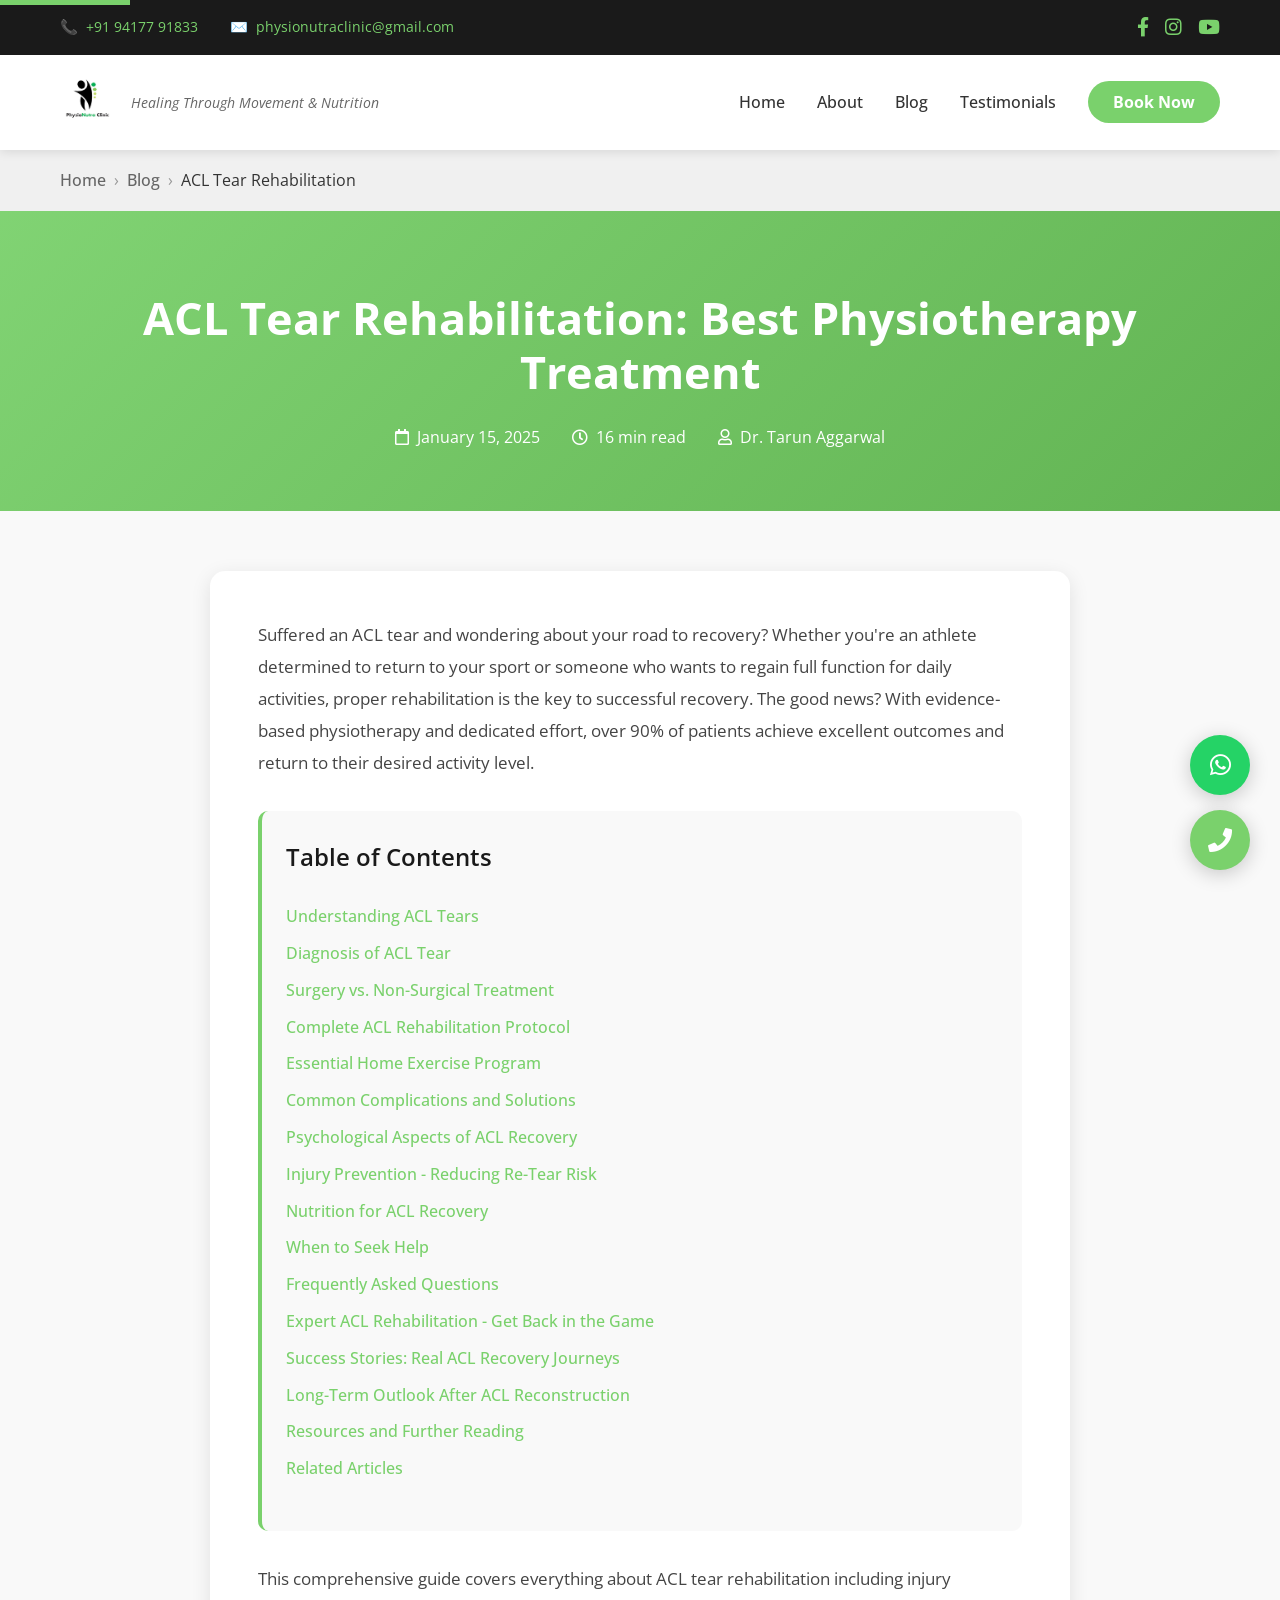
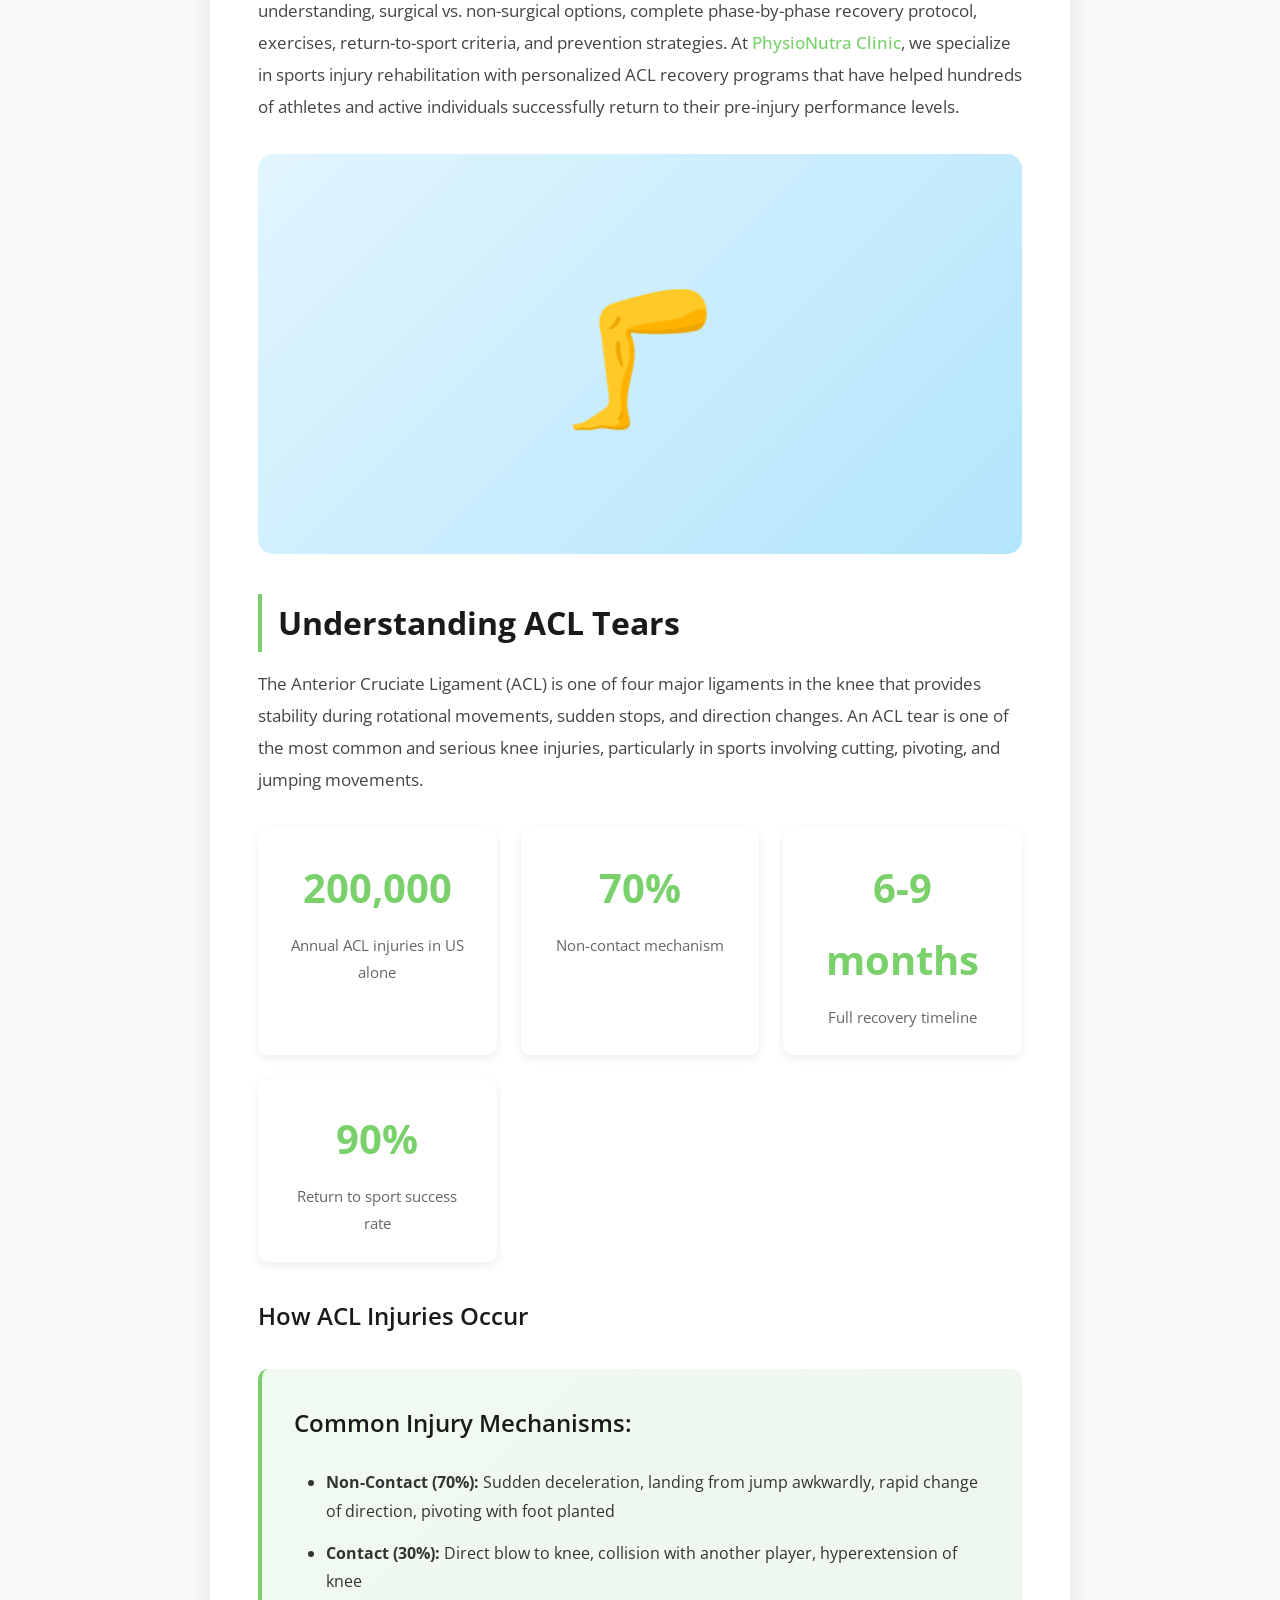
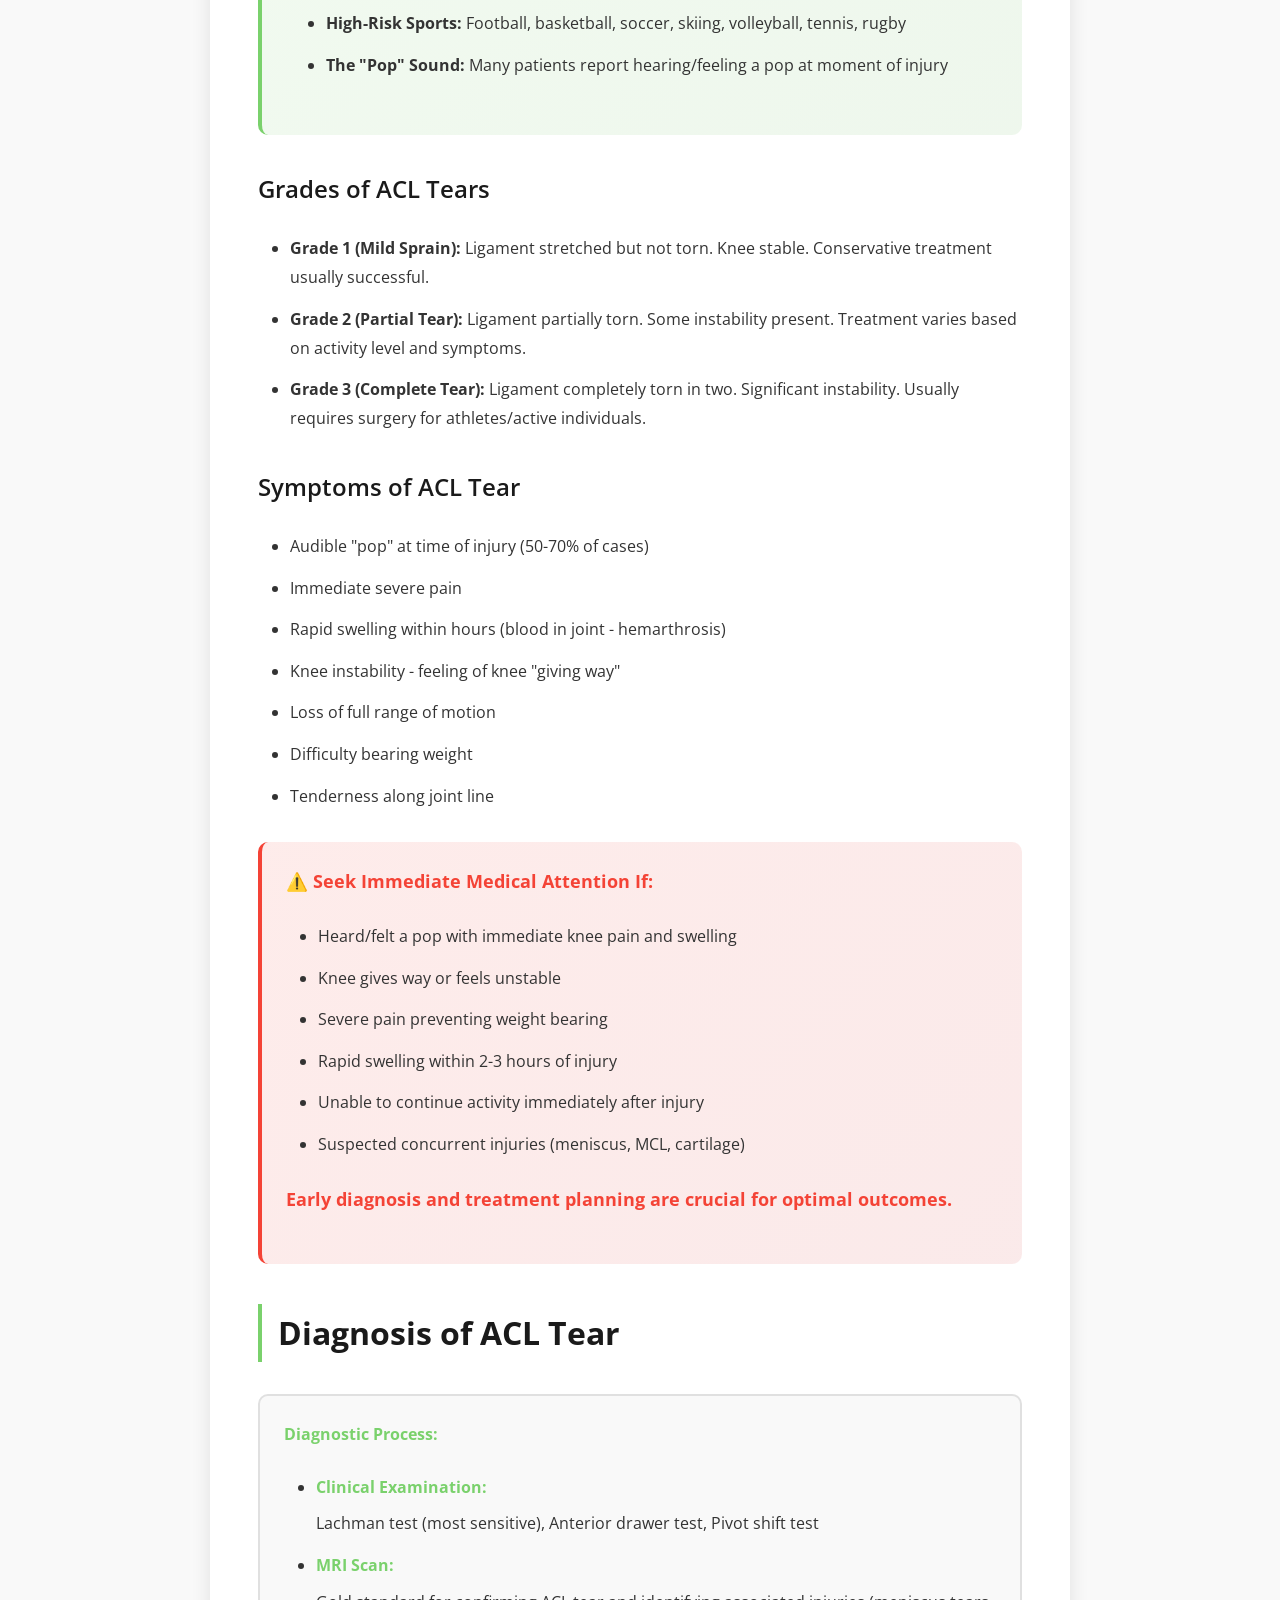
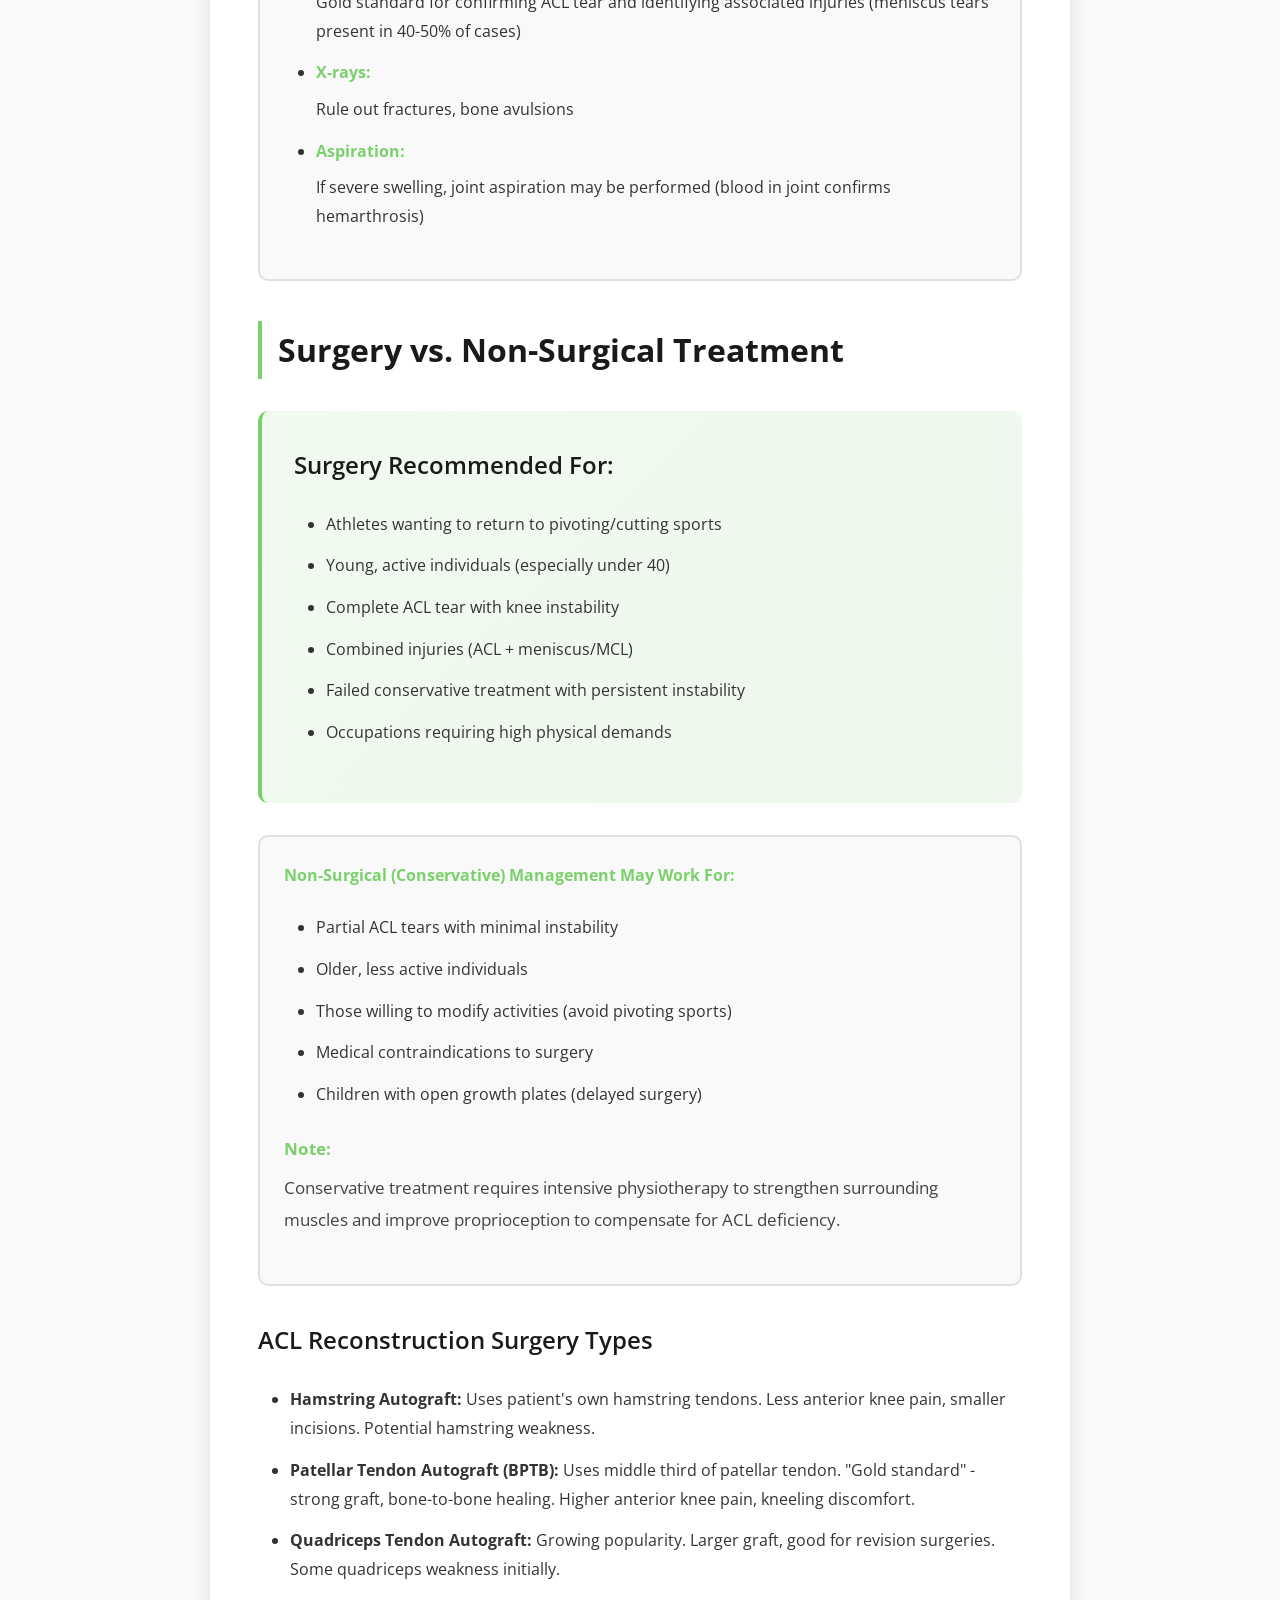
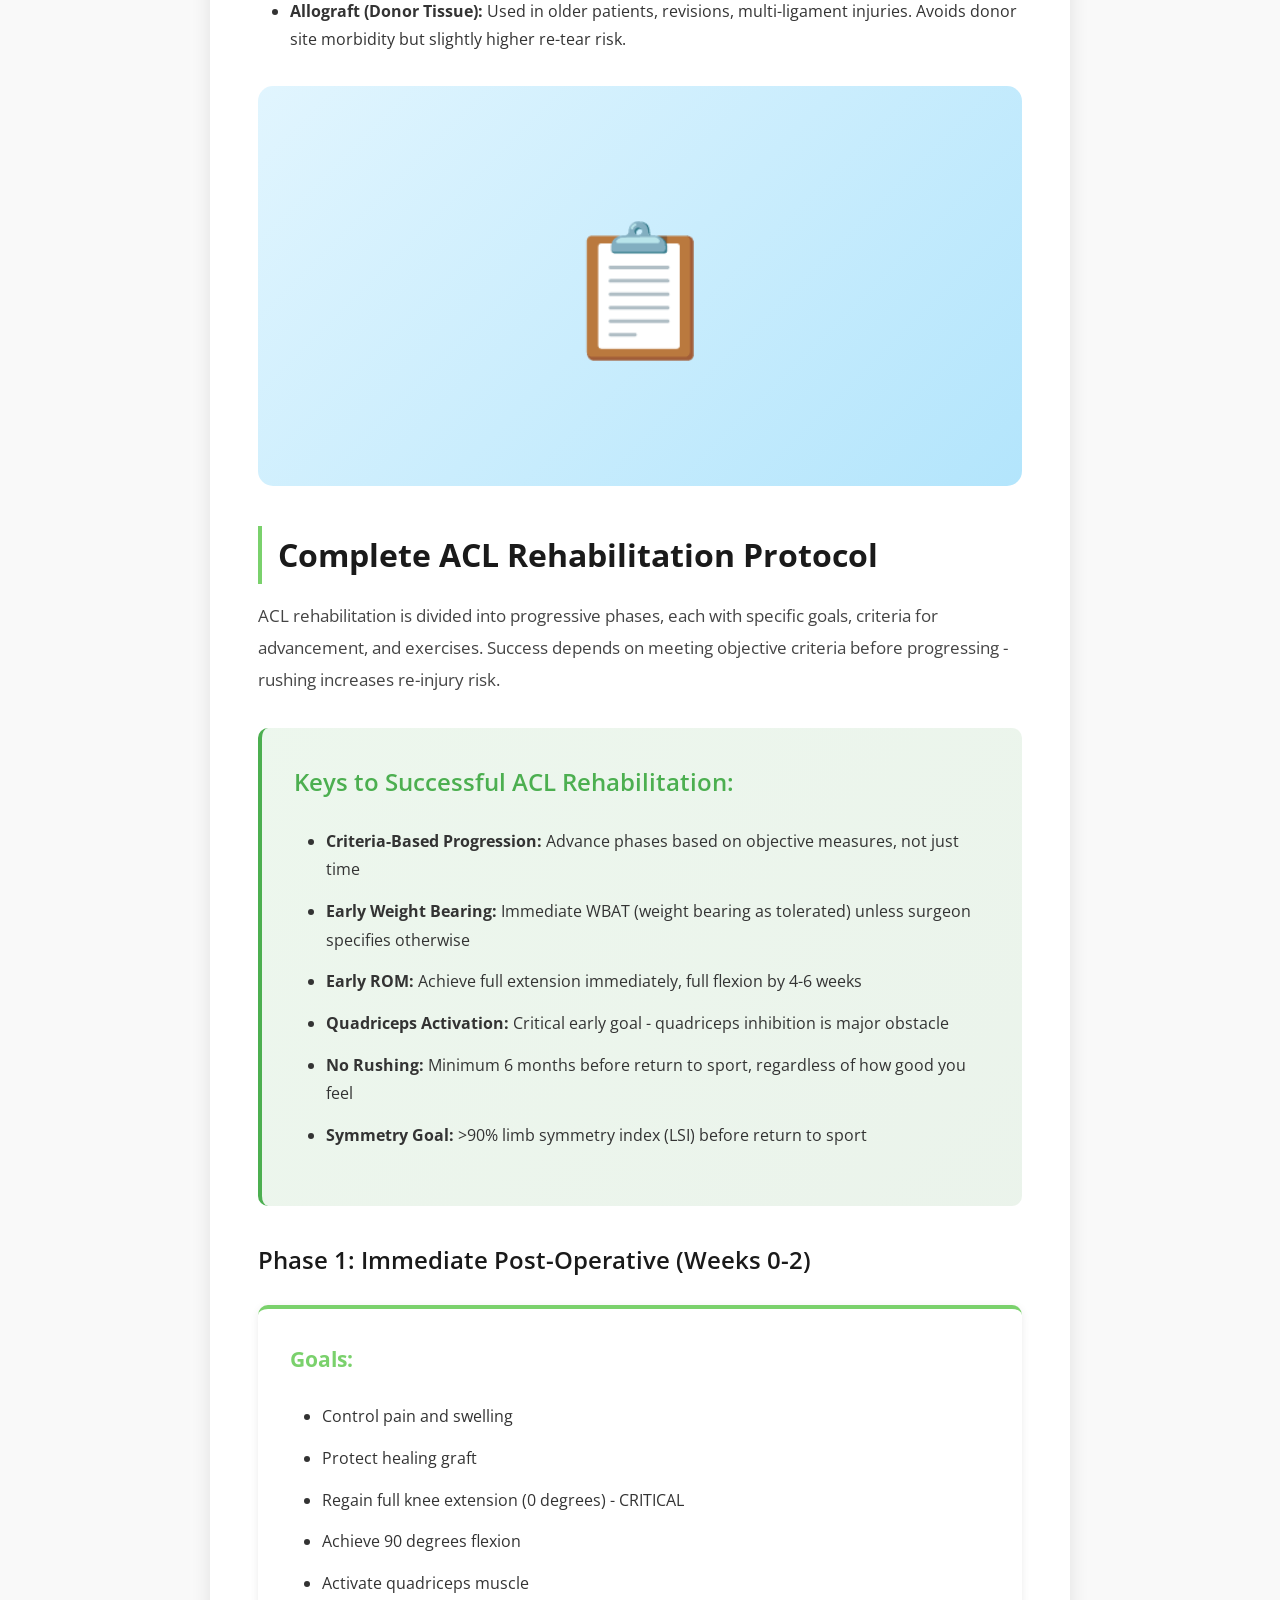
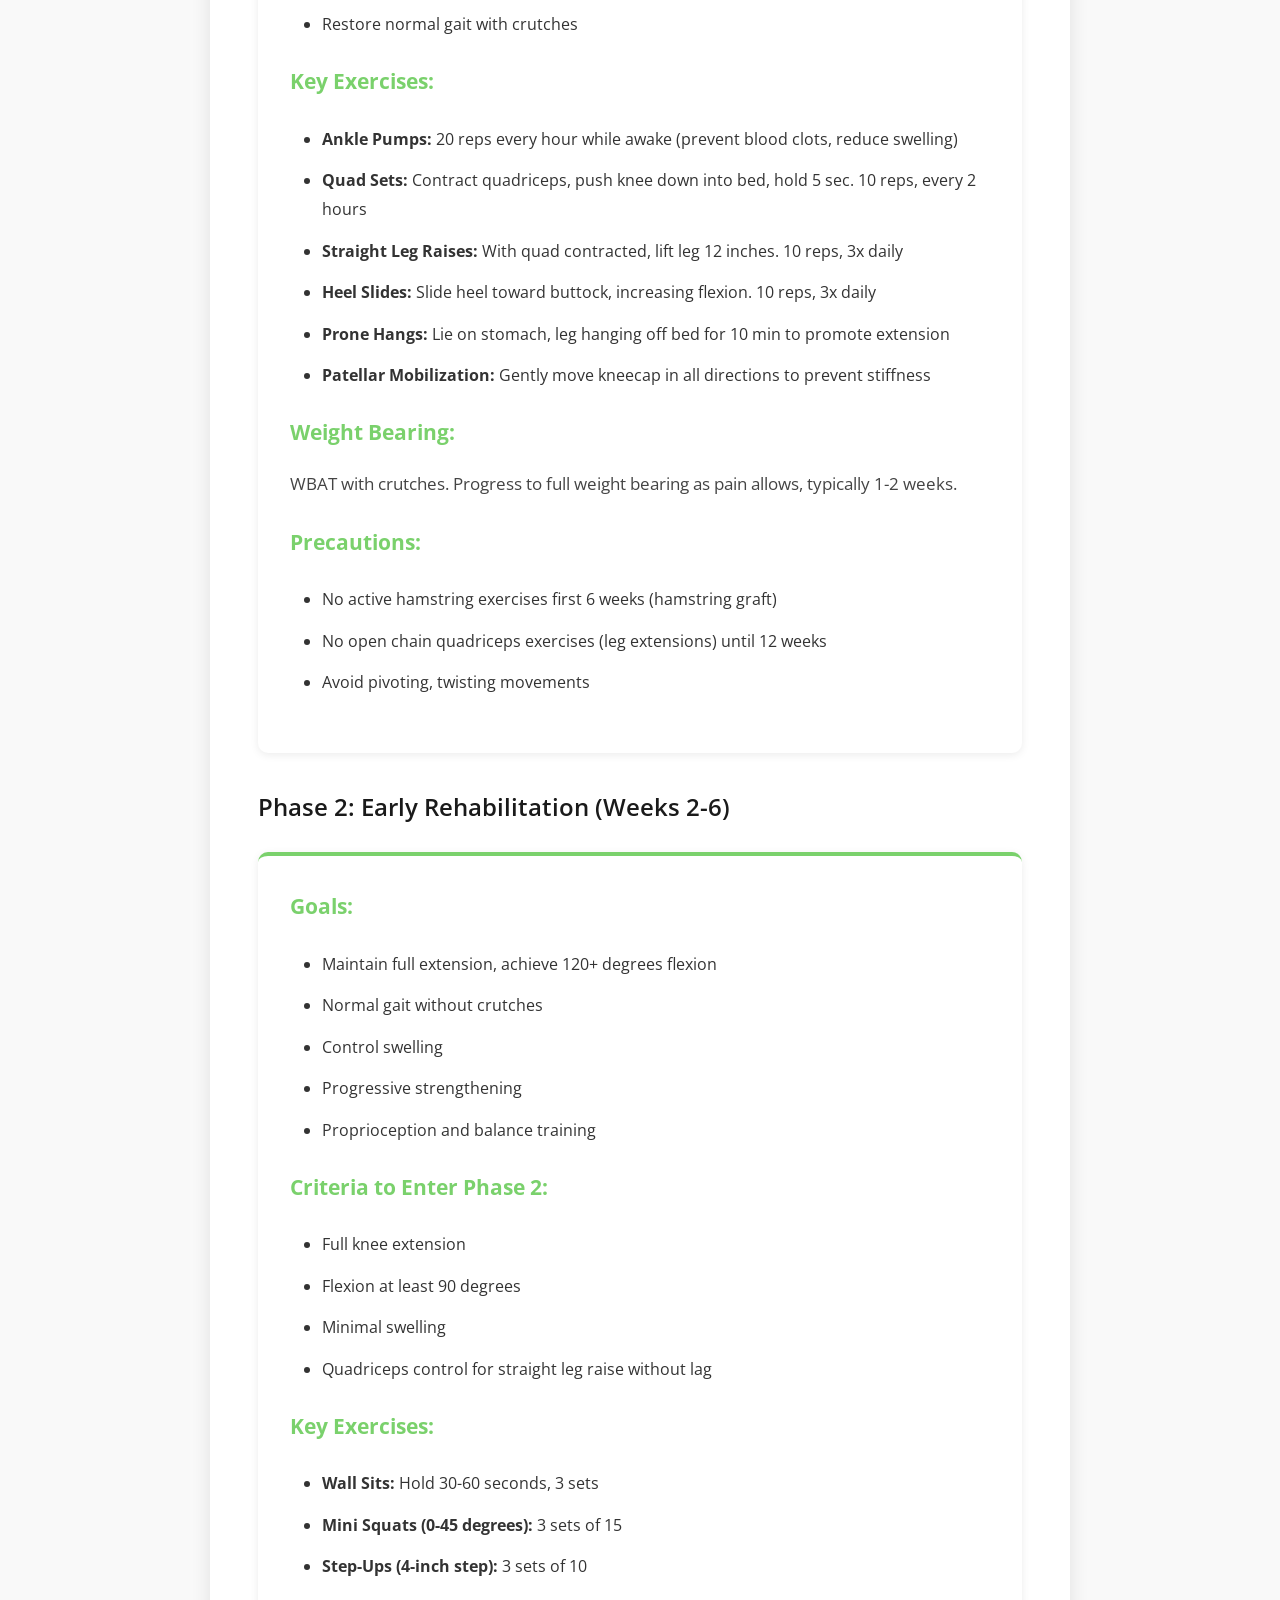
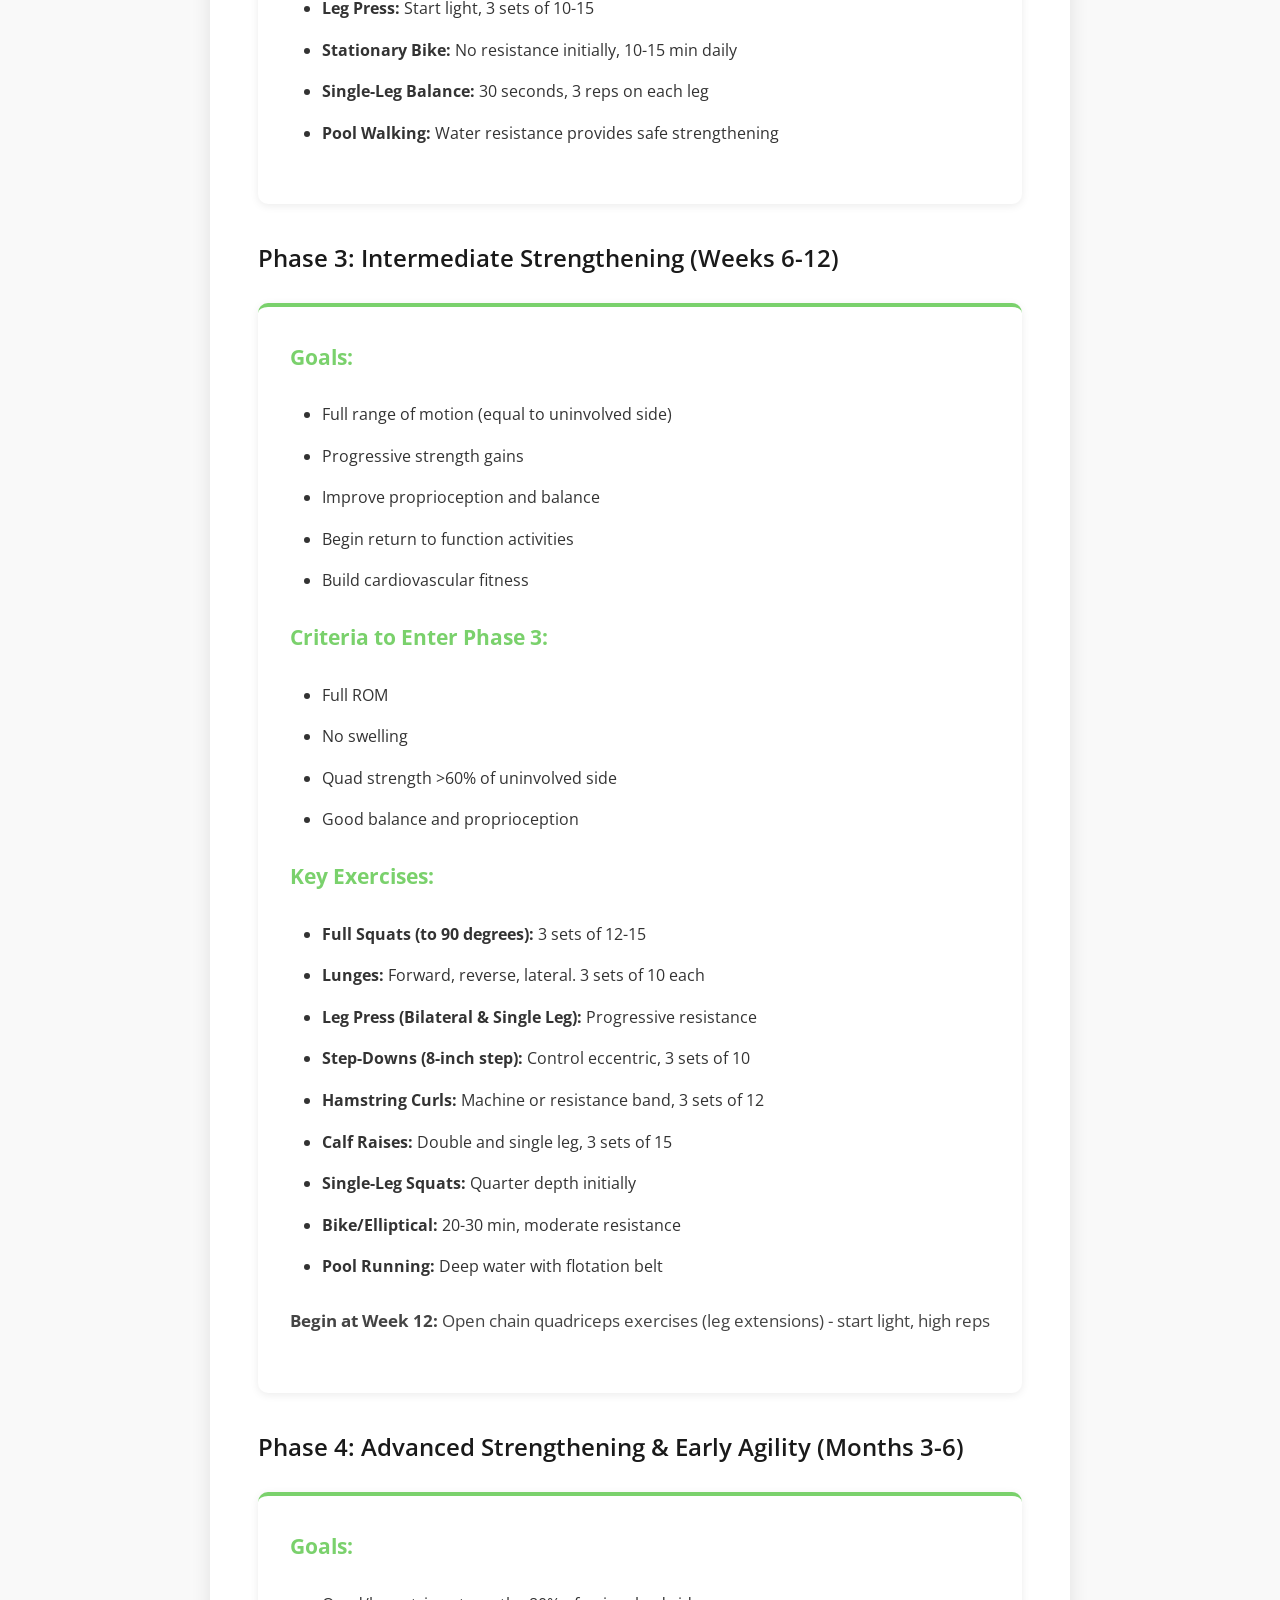
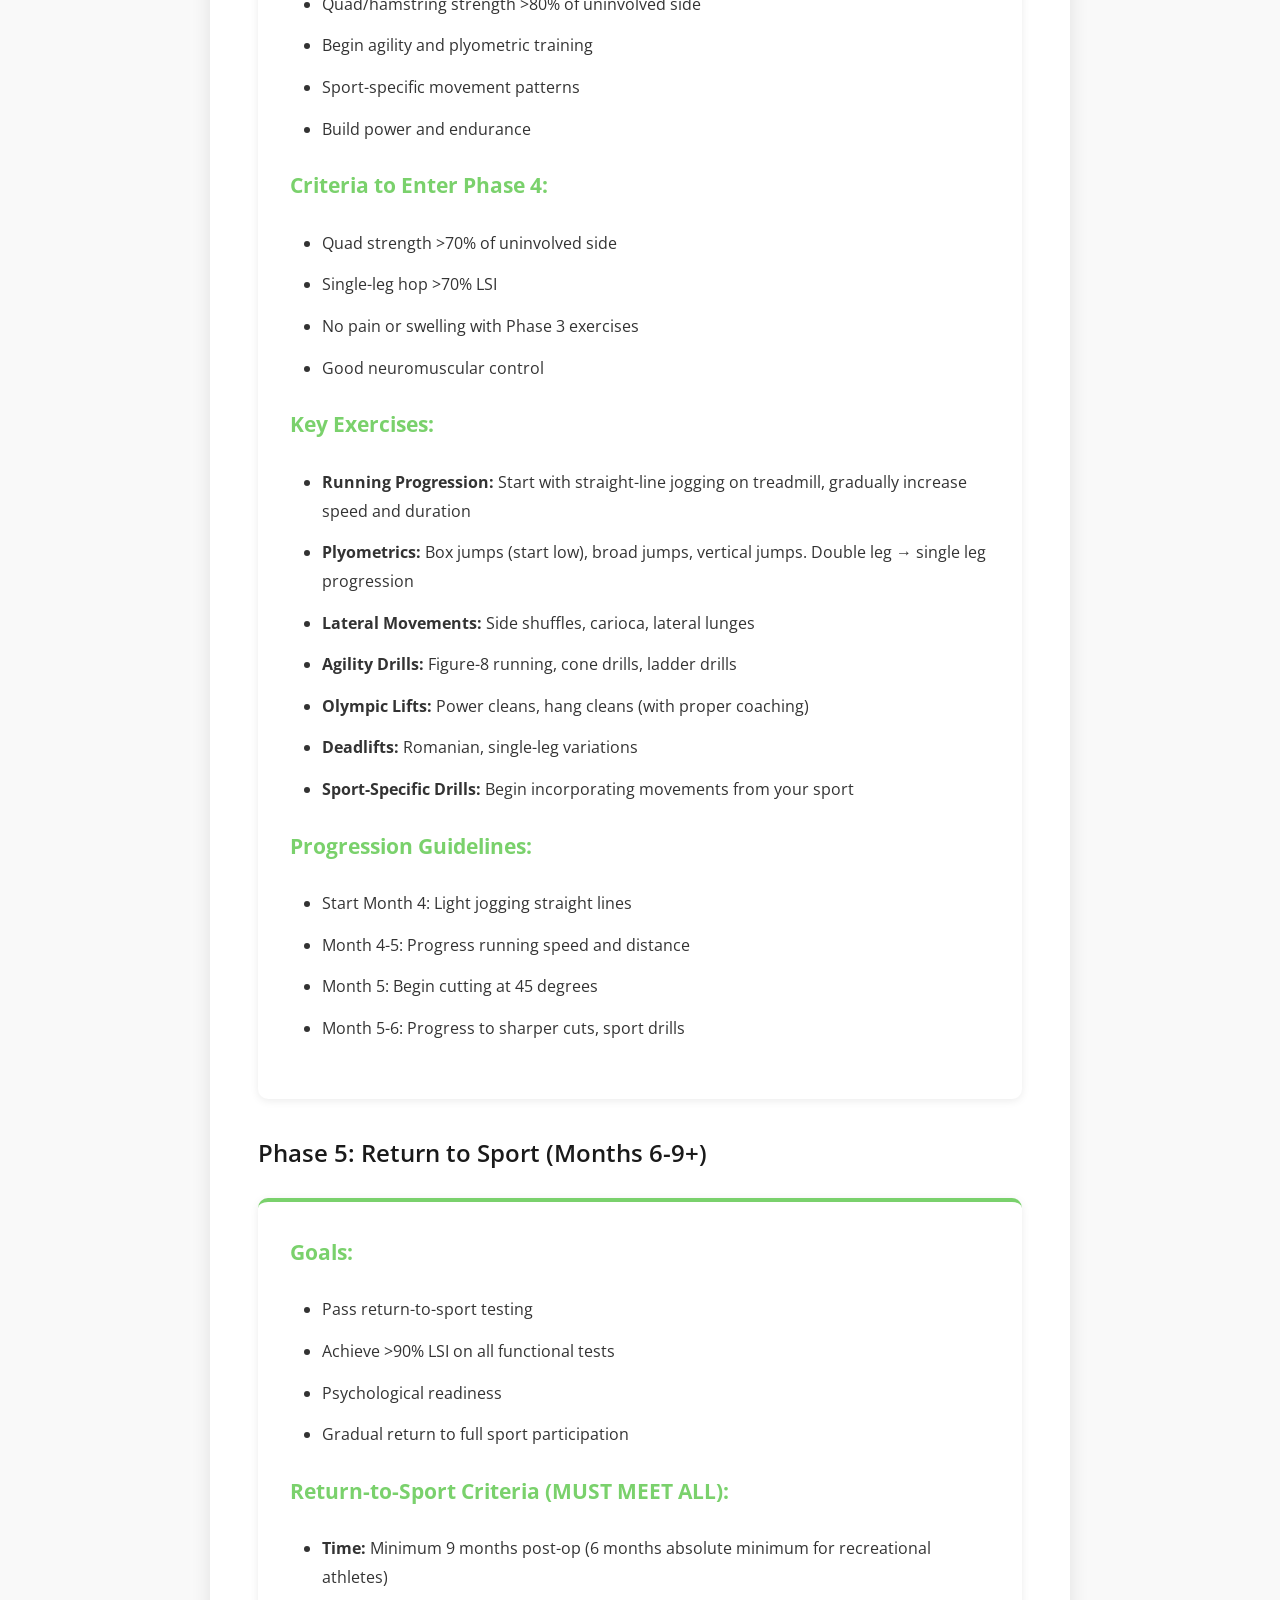
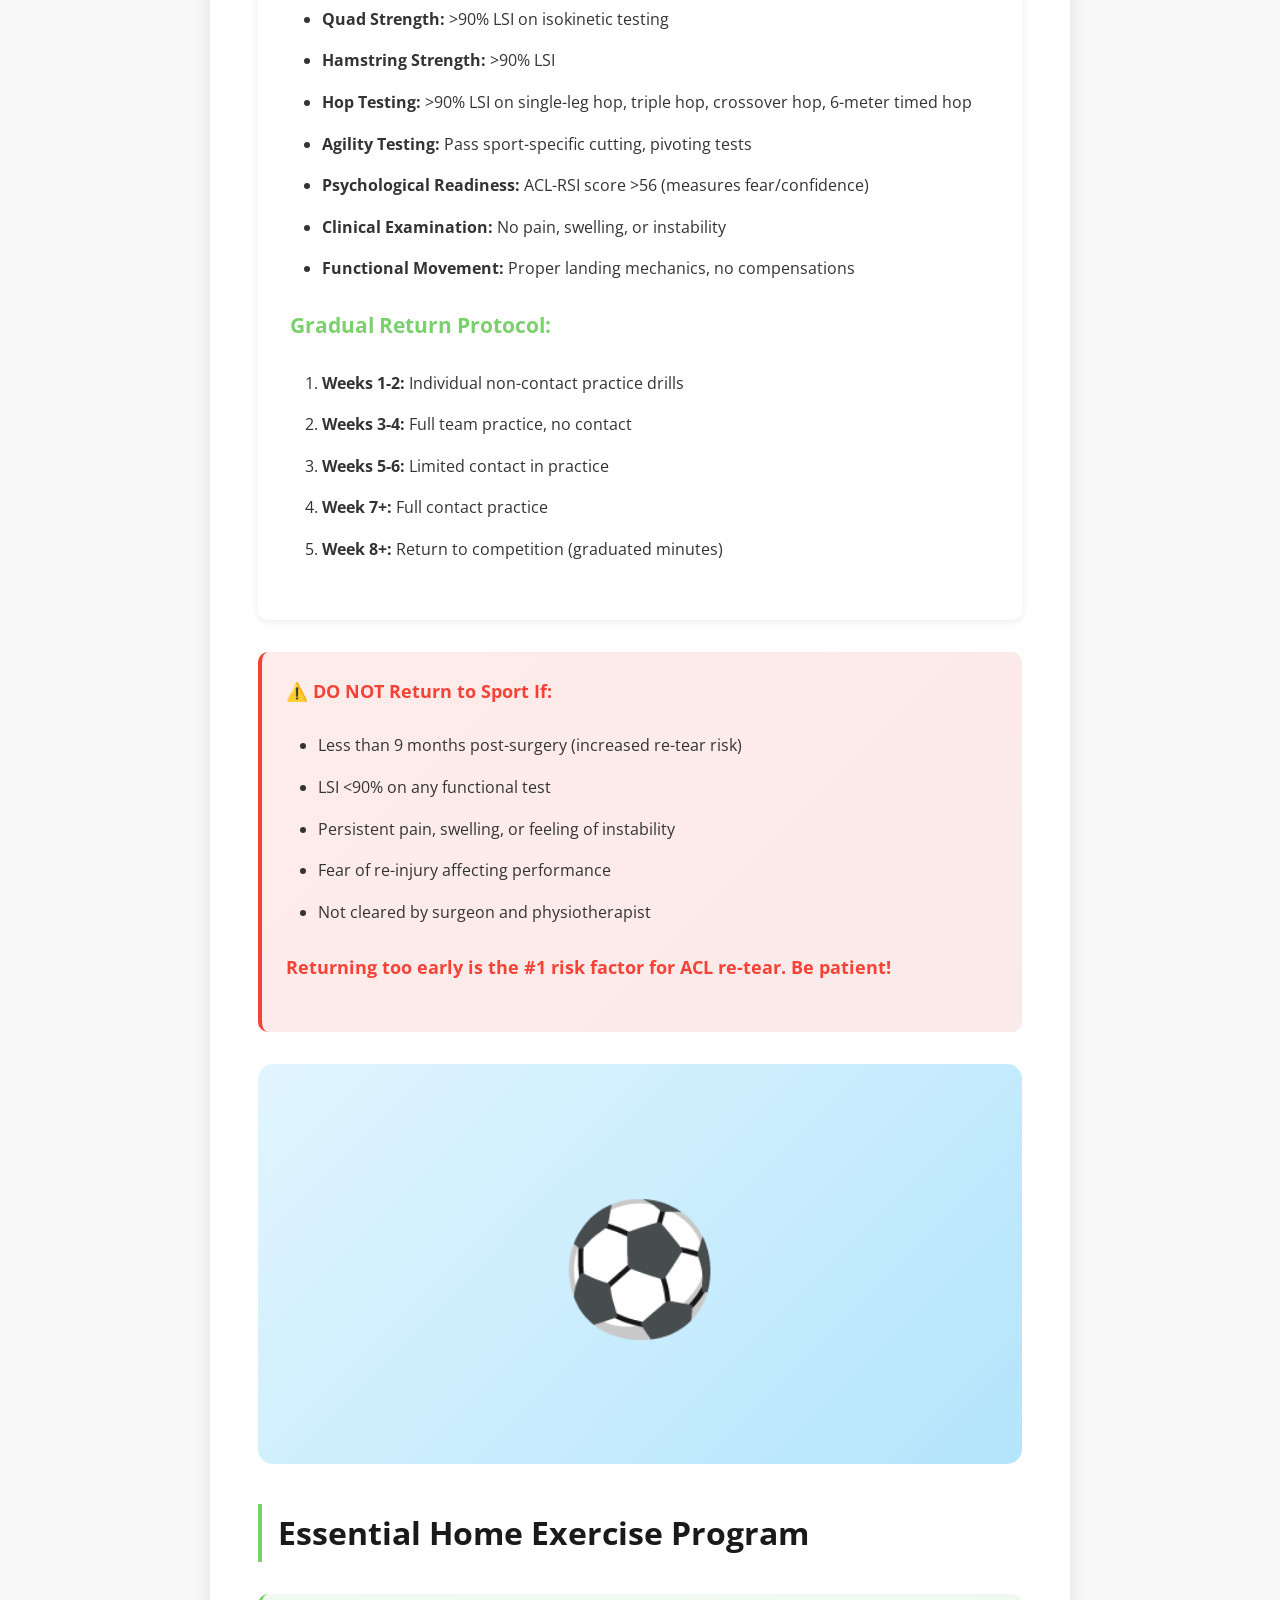
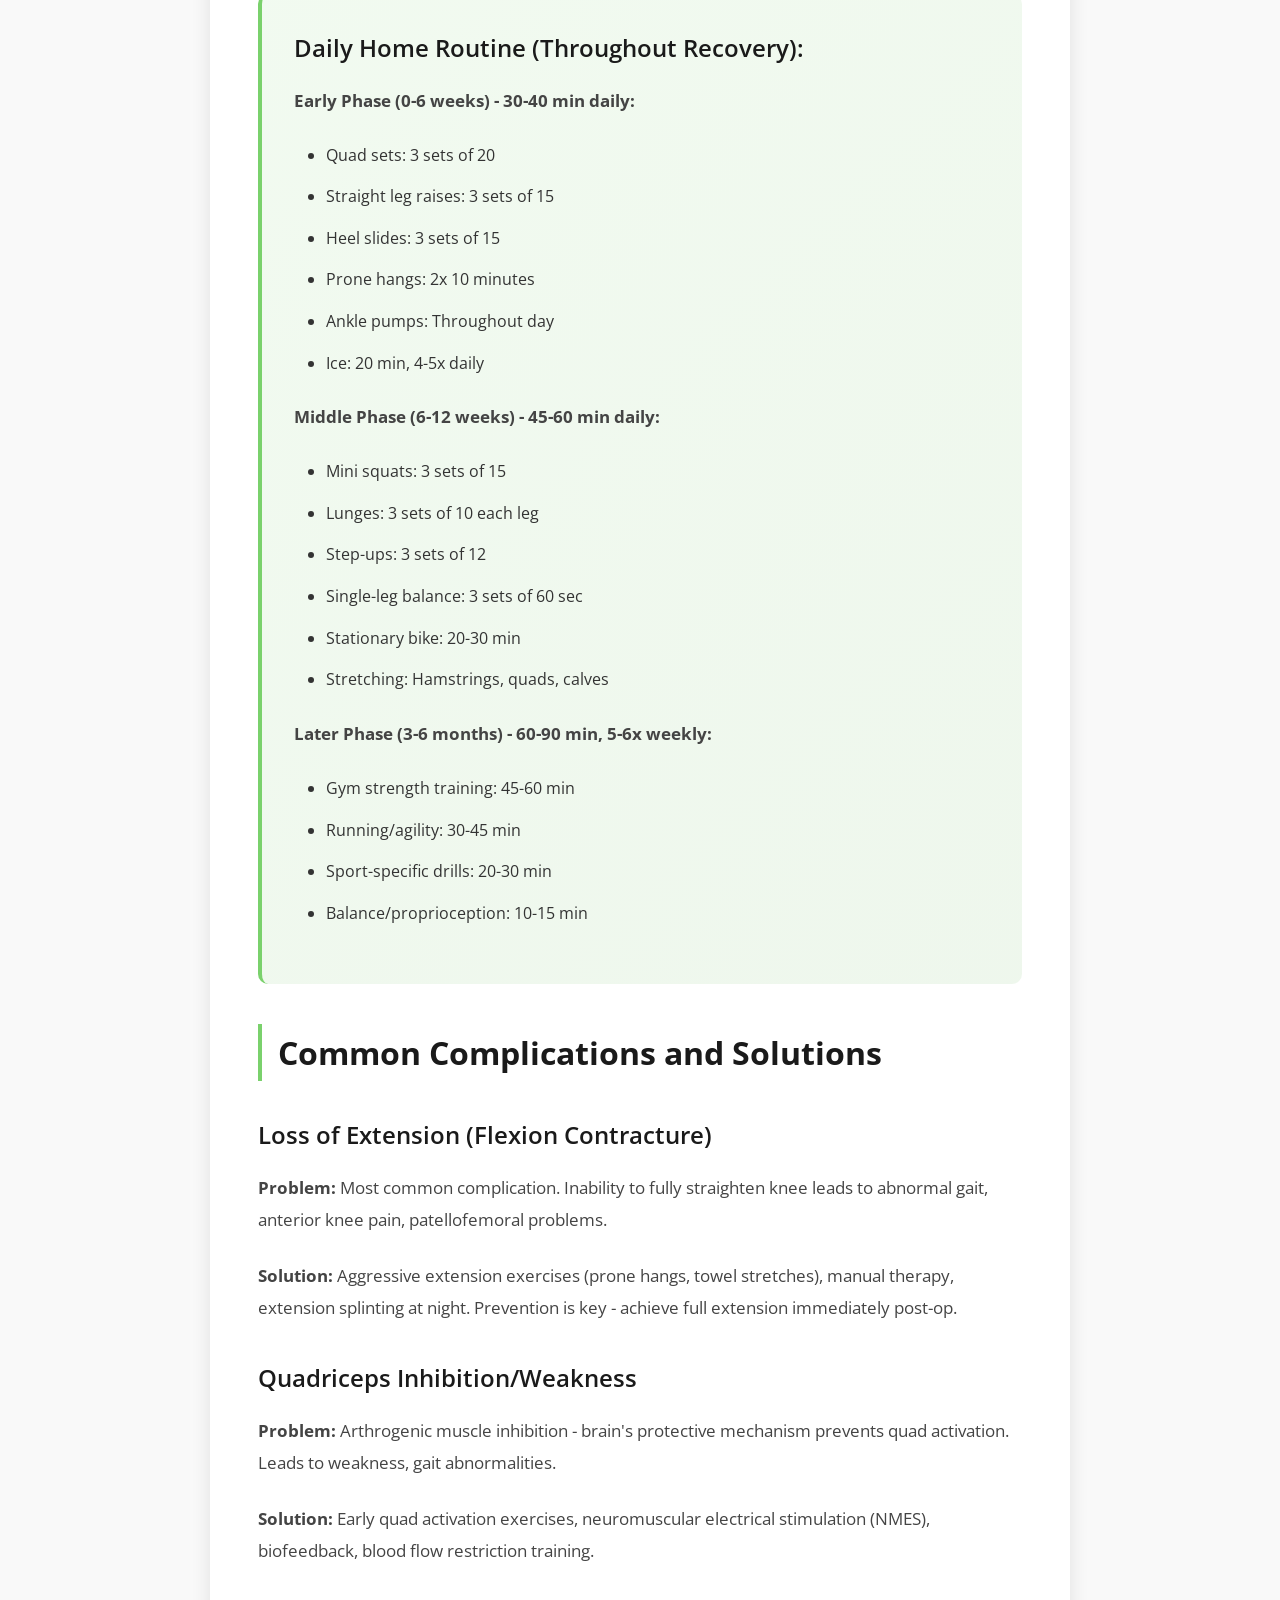
<file: blogs/acl-tear-rehabilitation/index.html>
<!DOCTYPE html>
<html lang="en">
<head>
    <!--
    <script async src="https://www.googletagmanager.com/gtag/js?id=G-45SFLN5B7J"></script>
    <script>
        window.dataLayer = window.dataLayer || [];
        function gtag(){dataLayer.push(arguments);}
        gtag('js', new Date());
        gtag('config', 'G-45SFLN5B7J');
    </script> -->
    <!-- Google tag (gtag.js) -->
<script async src="https://www.googletagmanager.com/gtag/js?id=AW-16805203244"></script>
<script>
  window.dataLayer = window.dataLayer || [];
  function gtag(){dataLayer.push(arguments);}
  gtag('js', new Date());

  gtag('config', 'AW-16805203244');
</script>
    <meta charset="UTF-8">
    <meta name="viewport" content="width=device-width, initial-scale=1.0">
    <link rel="icon" href="/favicon.png" type="image/png" />
    
    <title>ACL Tear Rehabilitation: Complete Recovery Guide & Physiotherapy</title>
    <meta name="description" content="Expert ACL tear rehabilitation guide. Post-surgery recovery, exercises, return to sport protocol. 90% success rate. Call: +91 9417791833">
    <meta name="keywords" content="ACL tear rehabilitation, ACL surgery recovery, ACL physiotherapy, knee injury treatment, sports injury rehabilitation, ACL exercises">
    <meta name="robots" content="index, follow">
    <link rel="canonical" href="https://physionutraclinic.com/blogs/acl-tear-rehabilitation/">
    
    <!-- Open Graph / Facebook -->
    <meta property="og:type" content="article">
    <meta property="og:url" content="https://physionutraclinic.com/blogs/acl-tear-rehabilitation/">
    <meta property="og:title" content="ACL Tear Rehabilitation: Complete Recovery Guide & Physiotherapy">
    <meta property="og:description" content="Expert ACL tear rehabilitation guide. Post-surgery recovery, exercises, return to sport protocol. 90% success rate with proper physiotherapy.">
    <meta property="og:image" content="https://physionutraclinic.com/images/image2.jpg">
    <meta property="og:image:width" content="1200">
    <meta property="og:image:height" content="630">
    <meta property="og:site_name" content="PhysioNutra Clinic">
    <meta property="og:locale" content="en_IN">
    <meta property="article:published_time" content="2025-01-15T10:00:00+05:30">
    <meta property="article:modified_time" content="2026-01-07T10:00:00+05:30">
    <meta property="article:author" content="Dr. Tarun Aggarwal">
    <meta property="article:section" content="Health">
    <meta property="article:tag" content="ACL Rehabilitation">
    <meta property="article:tag" content="Sports Injury">
    <meta property="article:tag" content="Knee Recovery">
    
    <!-- Twitter Card -->
    <meta name="twitter:card" content="summary_large_image">
    <meta name="twitter:url" content="https://physionutraclinic.com/blogs/acl-tear-rehabilitation/">
    <meta name="twitter:title" content="ACL Tear Rehabilitation: Complete Recovery Guide & Physiotherapy">
    <meta name="twitter:description" content="Expert ACL tear rehabilitation guide. Post-surgery recovery, exercises, return to sport protocol. 90% success rate.">
    <meta name="twitter:image" content="https://physionutraclinic.com/images/image2.jpg">
    <meta name="twitter:site" content="@physionutra">
    <meta name="twitter:creator" content="@physionutra">
    
    <!-- Additional Meta Tags -->
    <meta name="author" content="Dr. Tarun Aggarwal, PhysioNutra Clinic">
    <meta name="geo.region" content="IN-PB">
    <meta name="geo.placename" content="Zirakpur">
    <meta name="geo.position" content="30.6425;76.8173">
    <meta name="ICBM" content="30.6425, 76.8173">
    <meta name="language" content="English">
    <meta name="coverage" content="Worldwide">
    <meta name="distribution" content="Global">
    <meta name="rating" content="General">
    <meta name="revisit-after" content="7 days">
    <meta name="mobile-web-app-capable" content="yes">
    <meta name="apple-mobile-web-app-capable" content="yes">
    <meta name="apple-mobile-web-app-status-bar-style" content="black-translucent">
    <meta name="apple-mobile-web-app-title" content="PhysioNutra">
    <meta name="theme-color" content="#7ad16c">
    <meta name="msapplication-TileColor" content="#7ad16c">
    <meta name="msapplication-navbutton-color" content="#7ad16c">
    
    <script>(function(w,d,s,l,i){w[l]=w[l]||[];w[l].push({'gtm.start':
    new Date().getTime(),event:'gtm.js'});var f=d.getElementsByTagName(s)[0],
    j=d.createElement(s),dl=l!='dataLayer'?'&l='+l:'';j.async=true;j.src=
    'https://www.googletagmanager.com/gtm.js?id='+i+dl;f.parentNode.insertBefore(j,f);
    })(window,document,'script','dataLayer','GTM-NHVSMWD6');</script>
    
    <link href="https://fonts.googleapis.com/css2?family=Open+Sans:wght@400;600;700&display=swap" rel="stylesheet">
    <link rel="stylesheet" href="https://cdnjs.cloudflare.com/ajax/libs/font-awesome/5.15.3/css/all.min.css">

    <!-- Enhanced Local Business Schema -->
    <script type="application/ld+json">
    {
      "@context": "https://schema.org",
      "@type": "MedicalBusiness",
      "name": "PhysioNutra Clinic - Zirakpur",
      "description": "Best physiotherapy clinic in Zirakpur offering comprehensive rehabilitation services",
      "url": "https://physionutraclinic.com/physiotherapy/zirakpur/",
      "logo": "https://physionutraclinic.com/images/logo.png",
      "image": "https://physionutraclinic.com/images/logo.png",
      "address": {
        "@type": "PostalAddress",
        "streetAddress": "SCO 12, Ananta Square, Gazipur Rd",
        "addressLocality": "Zirakpur",
        "addressRegion": "Punjab",
        "postalCode": "140603",
        "addressCountry": "IN"
      },
      "geo": {
        "@type": "GeoCoordinates",
        "latitude": "30.6425",
        "longitude": "76.8173"
      },
      "telephone": "+919417791833",
      "email": "physionutraclinic@gmail.com",
      "priceRange": "$$",
      "openingHoursSpecification": [
        {
          "@type": "OpeningHoursSpecification",
          "dayOfWeek": ["Monday", "Tuesday", "Wednesday", "Thursday", "Friday", "Saturday"],
          "opens": "09:00",
          "closes": "19:00"
        },
        {
          "@type": "OpeningHoursSpecification",
          "dayOfWeek": "Sunday",
          "opens": "10:00",
          "closes": "14:00"
        }
      ],
      "sameAs": [
        "https://www.facebook.com/tarun.aggarwal.7528",
        "https://www.instagram.com/physionutra",
        "https://www.linkedin.com/company/physionutra-clinic/"
      ],
      "hasMap": "https://maps.google.com/?q=PhysioNutra+Clinic+Zirakpur",
      "aggregateRating": {
        "@type": "AggregateRating",
        "ratingValue": "4.9",
        "reviewCount": "250"
      }
    }
    </script>

    <!-- Local Business Schema -->
    <script type="application/ld+json">
    {
      "@context": "https://schema.org",
      "@type": "LocalBusiness",
      "name": "PhysioNutra Clinic",
      "image": "https://physionutraclinic.com/images/logo.png",
      "url": "https://physionutraclinic.com",
      "telephone": "+919417791833",
      "address": {
        "@type": "PostalAddress",
        "streetAddress": "",
        "addressLocality": "Zirakpur",
        "addressRegion": "Punjab",
        "postalCode": "",
        "addressCountry": "IN"
      },
      "geo": {
        "@type": "GeoCoordinates",
        "latitude": 30.6425,
        "longitude": 76.8173
      },
      "openingHoursSpecification": [
        {
          "@type": "OpeningHoursSpecification",
          "dayOfWeek": ["Monday", "Tuesday", "Wednesday", "Thursday", "Friday", "Saturday"],
          "opens": "09:00",
          "closes": "19:00"
        },
        {
          "@type": "OpeningHoursSpecification",
          "dayOfWeek": "Sunday",
          "opens": "10:00",
          "closes": "14:00"
        }
      ],
      "aggregateRating": {
        "@type": "AggregateRating",
        "ratingValue": "4.8",
        "reviewCount": "150"
      }
    }
    </script>
    
    <!-- Article Schema -->
    <script type="application/ld+json">
    {
      "@context": "https://schema.org",
      "@type": "Article",
      "headline": "ACL Tear Rehabilitation: Complete Recovery Guide & Physiotherapy",
      "author": {"@type": "Person", "name": "Dr. Tarun Aggarwal"},
      "publisher": {"@type": "Organization", "name": "PhysioNutra Clinic"},
      "datePublished": "2025-01-15",
      "image": "https://physionutraclinic.com/images/image2.jpg"
    }
    </script>

    <!-- FAQ Schema -->
    <script type="application/ld+json">
    {
      "@context": "https://schema.org",
      "@type": "FAQPage",
      "mainEntity": [
        {
          "@type": "Question",
          "name": "How long does ACL rehabilitation take?",
          "acceptedAnswer": {
            "@type": "Answer",
            "text": "Complete ACL rehabilitation typically takes 6-9 months for return to sport. Timeline: 0-2 weeks post-op (focus on reducing swelling, regaining range of motion), 2-6 weeks (progressive weight bearing, muscle activation), 6-12 weeks (strength building), 3-6 months (advanced strengthening, agility), 6-9 months (sport-specific training, return to play testing). Individual timeline varies based on surgery type, graft choice, and rehabilitation adherence."
          }
        },
        {
          "@type": "Question",
          "name": "Can ACL tear heal without surgery?",
          "acceptedAnswer": {
            "@type": "Answer",
            "text": "Complete ACL tears do not heal on their own as the ligament has poor blood supply. However, partial tears and non-athletic individuals may manage without surgery through intensive physiotherapy, strengthening, and activity modification. Surgery recommended for: athletes wanting to return to pivoting sports, young active individuals, complete tears with instability, and associated meniscus or cartilage damage."
          }
        },
        {
          "@type": "Question",
          "name": "When can I walk after ACL surgery?",
          "acceptedAnswer": {
            "@type": "Answer",
            "text": "Walking with crutches typically begins immediately after surgery with weight bearing as tolerated (WBAT). Most patients progress to full weight bearing without crutches within 2-4 weeks depending on pain, swelling, and quadriceps control. Early mobility is crucial for preventing complications and maintaining muscle function."
          }
        }
      ]
    }
    </script>

    <!-- Medical Condition Schema -->
    <script type="application/ld+json">
    {
      "@context": "https://schema.org",
      "@type": "MedicalCondition",
      "name": "ACL Tear",
      "alternateName": ["Anterior Cruciate Ligament Tear", "ACL Rupture", "ACL Injury"],
      "associatedAnatomy": {
        "@type": "AnatomicalStructure",
        "name": "Knee"
      },
      "possibleTreatment": [
        {
          "@type": "MedicalTherapy",
          "name": "ACL Reconstruction Surgery"
        },
        {
          "@type": "MedicalTherapy",
          "name": "Post-Surgical Physiotherapy"
        }
      ]
    }
    </script>

    <style>
        * { margin: 0; padding: 0; box-sizing: border-box; }
        body { font-family: 'Open Sans', Arial, sans-serif; line-height: 1.8; color: #333; background: #f9f9f9; }
        .container { max-width: 1200px; margin: 0 auto; padding: 0 20px; }
        header { background: #fff; box-shadow: 0 2px 10px rgba(0,0,0,0.1); position: sticky; top: 0; z-index: 1000; }
        .header-top { background: #1a1a1a; color: #fff; padding: 10px 0; }
        .header-top-content { display: flex; justify-content: space-between; align-items: center; flex-wrap: wrap; gap: 1rem; }
        .header-contact { display: flex; gap: 2rem; flex-wrap: wrap; }
        .header-contact-item { display: flex; align-items: center; gap: 0.5rem; font-size: 0.9rem; }
        .header-contact-item a { color: #7ad16c; text-decoration: none; }
        .header-social { display: flex; gap: 1rem; }
        .header-social a { color: #7ad16c; font-size: 1.2rem; }
        .header-main { padding: 1rem 0; }
        .header-main-content { display: flex; justify-content: space-between; align-items: center; }
        .logo-section { display: flex; align-items: center; gap: 1rem; }
        .logo { height: 55px; }
        .tagline { font-size: 0.9rem; color: #666; font-style: italic; }
        nav ul { display: flex; list-style: none; gap: 2rem; align-items: center; }
        nav a { text-decoration: none; color: #333; font-weight: 500; }
        nav a:hover { color: #7ad16c; }
        .cta-button { padding: 10px 25px; background: #7ad16c; color: #fff !important; border-radius: 25px; font-weight: bold; }
        .mobile-menu-toggle { display: none; background: none; border: none; font-size: 1.5rem; cursor: pointer; }
        .breadcrumbs { background: #f0f0f0; padding: 1rem 0; }
        .breadcrumbs-list { display: flex; list-style: none; gap: 0.5rem; flex-wrap: wrap; }
        .breadcrumbs-list li::after { content: '›'; color: #999; margin-left: 0.5rem; }
        .breadcrumbs-list li:last-child::after { display: none; }
        .breadcrumbs-list a { color: #666; text-decoration: none; }
        .blog-hero { background: linear-gradient(135deg, rgba(122, 209, 108, 0.95), rgba(90, 176, 74, 0.95)); color: white; padding: 80px 0 60px; text-align: center; }
        .blog-hero h1 { font-size: 2.8rem; margin-bottom: 1rem; font-weight: 700; line-height: 1.2; }
        .blog-meta { display: flex; justify-content: center; gap: 2rem; margin-top: 1.5rem; flex-wrap: wrap; }
        .blog-meta-item { display: flex; align-items: center; gap: 0.5rem; }
        .article-container { max-width: 900px; margin: 0 auto; padding: 60px 20px; }
        .article-content { background: white; padding: 3rem; border-radius: 15px; box-shadow: 0 5px 20px rgba(0,0,0,0.1); }
        .article-image { width: 100%; height: 400px; background: linear-gradient(135deg, #e1f5fe, #b3e5fc); border-radius: 15px; display: flex; align-items: center; justify-content: center; font-size: 8rem; margin: 2rem 0; }
        .article-content h2 { font-size: 2rem; color: #1a1a1a; margin: 2.5rem 0 1rem; font-weight: 700; border-left: 4px solid #7ad16c; padding-left: 1rem; }
        .article-content h3 { font-size: 1.5rem; color: #1a1a1a; margin: 2rem 0 1rem; font-weight: 600; }
        .article-content p { margin-bottom: 1.5rem; font-size: 1.05rem; line-height: 1.9; color: #444; }
        .article-content ul, .article-content ol { margin: 1.5rem 0; padding-left: 2rem; }
        .article-content li { margin-bottom: 0.8rem; line-height: 1.8; }
        .article-content a { color: #7ad16c; text-decoration: none; font-weight: 500; }
        .article-content a:hover { text-decoration: underline; }
        .highlight-box { background: linear-gradient(135deg, rgba(122, 209, 108, 0.1), rgba(90, 176, 74, 0.1)); padding: 2rem; border-radius: 10px; border-left: 4px solid #7ad16c; margin: 2rem 0; }
        .highlight-box h3 { color: #1a1a1a; margin-bottom: 1rem; margin-top: 0; }
        .warning-box { background: linear-gradient(135deg, rgba(244, 67, 54, 0.1), rgba(211, 47, 47, 0.1)); padding: 1.5rem; border-radius: 10px; margin: 2rem 0; border-left: 4px solid #f44336; }
        .warning-box strong { color: #f44336; display: block; margin-bottom: 0.5rem; font-size: 1.1rem; }
        .info-box { background: #f9f9f9; padding: 1.5rem; border-radius: 10px; margin: 2rem 0; border: 2px solid #e0e0e0; }
        .info-box strong { color: #7ad16c; display: block; margin-bottom: 0.5rem; }
        .success-box { background: linear-gradient(135deg, rgba(76, 175, 80, 0.1), rgba(56, 142, 60, 0.1)); padding: 2rem; border-radius: 10px; margin: 2rem 0; border-left: 4px solid #4caf50; }
        .success-box h3 { color: #4caf50; margin-bottom: 1rem; margin-top: 0; }
        .treatment-grid { display: grid; grid-template-columns: repeat(auto-fit, minmax(280px, 1fr)); gap: 2rem; margin: 2rem 0; }
        .treatment-card { background: #f9f9f9; padding: 2rem; border-radius: 12px; transition: all 0.3s; }
        .treatment-card:hover { background: white; box-shadow: 0 5px 15px rgba(0,0,0,0.1); transform: translateY(-3px); }
        .treatment-icon { width: 60px; height: 60px; background: #7ad16c; border-radius: 50%; display: flex; align-items: center; justify-content: center; color: white; font-size: 1.8rem; margin-bottom: 1rem; }
        .timeline { position: relative; padding-left: 2rem; margin: 2rem 0; }
        .timeline::before { content: ''; position: absolute; left: 0; top: 0; bottom: 0; width: 3px; background: #7ad16c; }
        .timeline-item { position: relative; margin-bottom: 2rem; padding-left: 2rem; }
        .timeline-item::before { content: ''; position: absolute; left: -2.4rem; top: 0.5rem; width: 15px; height: 15px; border-radius: 50%; background: #7ad16c; border: 3px solid white; box-shadow: 0 0 0 3px #7ad16c; }
        .timeline-item h4 { color: #7ad16c; margin-bottom: 0.5rem; font-size: 1.2rem; }
        .stats-grid { display: grid; grid-template-columns: repeat(auto-fit, minmax(200px, 1fr)); gap: 1.5rem; margin: 2rem 0; }
        .stat-card { background: white; padding: 1.5rem; border-radius: 10px; text-align: center; box-shadow: 0 3px 10px rgba(0,0,0,0.08); }
        .stat-number { font-size: 2.5rem; color: #7ad16c; font-weight: 700; display: block; }
        .stat-label { color: #666; font-size: 0.95rem; margin-top: 0.5rem; }
        .phase-card { background: white; padding: 2rem; border-radius: 10px; margin: 1.5rem 0; box-shadow: 0 2px 8px rgba(0,0,0,0.08); border-top: 4px solid #7ad16c; }
        .phase-card h4 { color: #7ad16c; margin-bottom: 1rem; font-size: 1.3rem; }
        .faq-section { margin: 3rem 0; }
        .faq-item { background: white; margin-bottom: 1rem; border-radius: 10px; overflow: hidden; box-shadow: 0 2px 10px rgba(0,0,0,0.08); }
        .faq-question { padding: 1.5rem; cursor: pointer; display: flex; justify-content: space-between; align-items: center; transition: background 0.3s; }
        .faq-question:hover { background: #f9f9f9; }
        .faq-question h3 { color: #1a1a1a; font-size: 1.1rem; font-weight: 600; margin: 0; }
        .faq-icon { color: #7ad16c; font-size: 1.5rem; transition: transform 0.3s; flex-shrink: 0; margin-left: 1rem; }
        .faq-item.active .faq-icon { transform: rotate(45deg); }
        .faq-answer { max-height: 0; overflow: hidden; transition: max-height 0.3s ease; }
        .faq-item.active .faq-answer { max-height: 800px; }
        .faq-answer-content { padding: 0 1.5rem 1.5rem; color: #555; line-height: 1.8; }
        .cta-box { background: linear-gradient(135deg, #7ad16c, #5ab04a); color: white; padding: 3rem; border-radius: 15px; text-align: center; margin: 3rem 0; }
        .cta-box h2 { color: white; margin-bottom: 1rem; border: none; padding: 0; }
        .cta-box p { color: white; margin-bottom: 2rem; font-size: 1.1rem; }
        .btn-white { display: inline-block; padding: 15px 40px; background: white; color: #7ad16c; border-radius: 50px; font-weight: bold; text-decoration: none; margin: 0.5rem; transition: all 0.3s; }
        .btn-white:hover { transform: translateY(-2px); box-shadow: 0 5px 15px rgba(0,0,0,0.2); }
        .btn-outline { display: inline-block; padding: 15px 40px; background: transparent; color: white; border: 2px solid white; border-radius: 50px; font-weight: bold; text-decoration: none; margin: 0.5rem; transition: all 0.3s; }
        .btn-outline:hover { background: white; color: #7ad16c; }
        footer { background: #1a1a1a; color: #fff; padding: 60px 0 0; }
        .footer-content { display: grid; grid-template-columns: repeat(auto-fit, minmax(250px, 1fr)); gap: 3rem; margin-bottom: 3rem; }
        .footer-section h3 { color: #7ad16c; margin-bottom: 1.5rem; }
        .footer-section p { color: #ccc; line-height: 1.8; }
        .footer-links { list-style: none; }
        .footer-links li { margin-bottom: 0.8rem; }
        .footer-links a { color: #ccc; text-decoration: none; transition: color 0.3s; }
        .footer-links a:hover { color: #7ad16c; }
        .footer-links a::before { content: '▸'; color: #7ad16c; margin-right: 0.5rem; }
        .footer-social { display: flex; gap: 1rem; margin-top: 1rem; }
        .footer-social a { width: 40px; height: 40px; background: #2a2a2a; display: flex; align-items: center; justify-content: center; border-radius: 50%; color: #7ad16c; transition: all 0.3s; }
        .footer-social a:hover { background: #7ad16c; color: white; }
        .footer-bottom { border-top: 1px solid #333; padding: 2rem 0; text-align: center; color: #999; }
        .floating-buttons { position: fixed; bottom: 30px; right: 30px; z-index: 999; display: flex; flex-direction: column; gap: 15px; }
        .floating-btn { width: 60px; height: 60px; border-radius: 50%; display: flex; align-items: center; justify-content: center; color: white; font-size: 1.5rem; box-shadow: 0 4px 20px rgba(0,0,0,0.2); text-decoration: none; transition: all 0.3s; }
        .floating-btn:hover { transform: scale(1.1); }
        .whatsapp-btn { background: #25D366; }
        .phone-btn { background: #7ad16c; }
        @media (max-width: 768px) {
            .mobile-menu-toggle { display: block; }
            nav ul { display: none; position: absolute; top: 100%; left: 0; right: 0; background: white; flex-direction: column; padding: 1rem; box-shadow: 0 5px 10px rgba(0,0,0,0.1); }
            nav ul.active { display: flex; }
            .blog-hero h1 { font-size: 2rem; }
            .article-content { padding: 2rem 1.5rem; }
            .article-image { height: 250px; font-size: 5rem; }
            .timeline { padding-left: 1.5rem; }
            .timeline-item { padding-left: 1.5rem; }
            .btn-white, .btn-outline { display: block; margin: 0.5rem 0; }
        }
        html { scroll-behavior: smooth; }
    </style>
</head>
<body>
    <header>
        <div class="header-top">
            <div class="container">
                <div class="header-top-content">
                    <div class="header-contact">
                        <div class="header-contact-item">📞 <a href="tel:+919417791833">+91 94177 91833</a></div>
                        <div class="header-contact-item">✉️ <a href="mailto:physionutraclinic@gmail.com">physionutraclinic@gmail.com</a></div>
                    </div>
                    <div class="header-social">
                        <a href="https://www.facebook.com/tarun.aggarwal.7528" target="_blank" aria-label="Facebook"><i class="fab fa-facebook-f"></i></a>
                        <a href="https://www.instagram.com/physionutra" target="_blank" aria-label="Instagram"><i class="fab fa-instagram"></i></a>
                        <a href="https://youtube.com/@physionutra" target="_blank" aria-label="YouTube"><i class="fab fa-youtube"></i></a>
                    </div>
                </div>
            </div>
        </div>
        <div class="header-main">
            <div class="container">
                <div class="header-main-content">
                    <div class="logo-section">
                        <a href="/"><img src="../../images/logo.png" alt="PhysioNutra Clinic" class="logo"></a>
                        <div class="tagline">Healing Through Movement & Nutrition</div>
                    </div>
                    <nav>
                        <button class="mobile-menu-toggle" aria-label="Toggle menu">☰</button>
                        <ul id="mainMenu">
                            <li><a href="/">Home</a></li>
                            <li><a href="/about/">About</a></li>
                            <li><a href="/blogs/">Blog</a></li>
                            <li><a href="/testimonials/">Testimonials</a></li>
                            <li><a href="tel:+919417791833" class="cta-button">Book Now</a></li>
                        </ul>
                    </nav>
                </div>
            </div>
        </div>
    </header>

    <nav class="breadcrumbs">
        <div class="container">
            <ol class="breadcrumbs-list">
                <li><a href="/">Home</a></li>
                <li><a href="/blogs/">Blog</a></li>
                <li><span>ACL Tear Rehabilitation</span></li>
            </ol>
        </div>
    </nav>

    <section class="blog-hero">
        <div class="container">
            <h1>ACL Tear Rehabilitation: Best Physiotherapy Treatment</h1>
            <div class="blog-meta">
                <div class="blog-meta-item"><i class="far fa-calendar"></i> <span>January 15, 2025</span></div>
                <div class="blog-meta-item"><i class="far fa-clock"></i> <span>16 min read</span></div>
                <div class="blog-meta-item"><i class="far fa-user"></i> <span>Dr. Tarun Aggarwal</span></div>
            </div>
        </div>
    </section>

    <main id="main">
        <div class="article-container">
            <article class="article-content">
                
                <p>Suffered an ACL tear and wondering about your road to recovery? Whether you're an athlete determined to return to your sport or someone who wants to regain full function for daily activities, proper rehabilitation is the key to successful recovery. The good news? With evidence-based physiotherapy and dedicated effort, over 90% of patients achieve excellent outcomes and return to their desired activity level.</p>

                <p>This comprehensive guide covers everything about ACL tear rehabilitation including injury understanding, surgical vs. non-surgical options, complete phase-by-phase recovery protocol, exercises, return-to-sport criteria, and prevention strategies. At <a href="/">PhysioNutra Clinic</a>, we specialize in sports injury rehabilitation with personalized ACL recovery programs that have helped hundreds of athletes and active individuals successfully return to their pre-injury performance levels.</p>

                <div class="article-image">🦵</div>

                <h2>Understanding ACL Tears</h2>
                
                <p>The Anterior Cruciate Ligament (ACL) is one of four major ligaments in the knee that provides stability during rotational movements, sudden stops, and direction changes. An ACL tear is one of the most common and serious knee injuries, particularly in sports involving cutting, pivoting, and jumping movements.</p>

                <div class="stats-grid">
                    <div class="stat-card">
                        <span class="stat-number">200,000</span>
                        <div class="stat-label">Annual ACL injuries in US alone</div>
                    </div>
                    <div class="stat-card">
                        <span class="stat-number">70%</span>
                        <div class="stat-label">Non-contact mechanism</div>
                    </div>
                    <div class="stat-card">
                        <span class="stat-number">6-9 months</span>
                        <div class="stat-label">Full recovery timeline</div>
                    </div>
                    <div class="stat-card">
                        <span class="stat-number">90%</span>
                        <div class="stat-label">Return to sport success rate</div>
                    </div>
                </div>

                <h3>How ACL Injuries Occur</h3>

                <div class="highlight-box">
                    <h3>Common Injury Mechanisms:</h3>
                    <ul>
                        <li><strong>Non-Contact (70%):</strong> Sudden deceleration, landing from jump awkwardly, rapid change of direction, pivoting with foot planted</li>
                        <li><strong>Contact (30%):</strong> Direct blow to knee, collision with another player, hyperextension of knee</li>
                        <li><strong>High-Risk Sports:</strong> Football, basketball, soccer, skiing, volleyball, tennis, rugby</li>
                        <li><strong>The "Pop" Sound:</strong> Many patients report hearing/feeling a pop at moment of injury</li>
                    </ul>
                </div>

                <h3>Grades of ACL Tears</h3>
                <ul>
                    <li><strong>Grade 1 (Mild Sprain):</strong> Ligament stretched but not torn. Knee stable. Conservative treatment usually successful.</li>
                    <li><strong>Grade 2 (Partial Tear):</strong> Ligament partially torn. Some instability present. Treatment varies based on activity level and symptoms.</li>
                    <li><strong>Grade 3 (Complete Tear):</strong> Ligament completely torn in two. Significant instability. Usually requires surgery for athletes/active individuals.</li>
                </ul>

                <h3>Symptoms of ACL Tear</h3>
                <ul>
                    <li>Audible "pop" at time of injury (50-70% of cases)</li>
                    <li>Immediate severe pain</li>
                    <li>Rapid swelling within hours (blood in joint - hemarthrosis)</li>
                    <li>Knee instability - feeling of knee "giving way"</li>
                    <li>Loss of full range of motion</li>
                    <li>Difficulty bearing weight</li>
                    <li>Tenderness along joint line</li>
                </ul>

                <div class="warning-box">
                    <strong>⚠️ Seek Immediate Medical Attention If:</strong>
                    <ul>
                        <li>Heard/felt a pop with immediate knee pain and swelling</li>
                        <li>Knee gives way or feels unstable</li>
                        <li>Severe pain preventing weight bearing</li>
                        <li>Rapid swelling within 2-3 hours of injury</li>
                        <li>Unable to continue activity immediately after injury</li>
                        <li>Suspected concurrent injuries (meniscus, MCL, cartilage)</li>
                    </ul>
                    <p style="margin-top: 1rem;"><strong>Early diagnosis and treatment planning are crucial for optimal outcomes.</strong></p>
                </div>

                <h2>Diagnosis of ACL Tear</h2>

                <div class="info-box">
                    <strong>Diagnostic Process:</strong>
                    <ul>
                        <li><strong>Clinical Examination:</strong> Lachman test (most sensitive), Anterior drawer test, Pivot shift test</li>
                        <li><strong>MRI Scan:</strong> Gold standard for confirming ACL tear and identifying associated injuries (meniscus tears present in 40-50% of cases)</li>
                        <li><strong>X-rays:</strong> Rule out fractures, bone avulsions</li>
                        <li><strong>Aspiration:</strong> If severe swelling, joint aspiration may be performed (blood in joint confirms hemarthrosis)</li>
                    </ul>
                </div>

                <h2>Surgery vs. Non-Surgical Treatment</h2>

                <div class="highlight-box">
                    <h3>Surgery Recommended For:</h3>
                    <ul>
                        <li>Athletes wanting to return to pivoting/cutting sports</li>
                        <li>Young, active individuals (especially under 40)</li>
                        <li>Complete ACL tear with knee instability</li>
                        <li>Combined injuries (ACL + meniscus/MCL)</li>
                        <li>Failed conservative treatment with persistent instability</li>
                        <li>Occupations requiring high physical demands</li>
                    </ul>
                </div>

                <div class="info-box">
                    <strong>Non-Surgical (Conservative) Management May Work For:</strong>
                    <ul>
                        <li>Partial ACL tears with minimal instability</li>
                        <li>Older, less active individuals</li>
                        <li>Those willing to modify activities (avoid pivoting sports)</li>
                        <li>Medical contraindications to surgery</li>
                        <li>Children with open growth plates (delayed surgery)</li>
                    </ul>
                    <p style="margin-top: 1rem;"><strong>Note:</strong> Conservative treatment requires intensive physiotherapy to strengthen surrounding muscles and improve proprioception to compensate for ACL deficiency.</p>
                </div>

                <h3>ACL Reconstruction Surgery Types</h3>
                <ul>
                    <li><strong>Hamstring Autograft:</strong> Uses patient's own hamstring tendons. Less anterior knee pain, smaller incisions. Potential hamstring weakness.</li>
                    <li><strong>Patellar Tendon Autograft (BPTB):</strong> Uses middle third of patellar tendon. "Gold standard" - strong graft, bone-to-bone healing. Higher anterior knee pain, kneeling discomfort.</li>
                    <li><strong>Quadriceps Tendon Autograft:</strong> Growing popularity. Larger graft, good for revision surgeries. Some quadriceps weakness initially.</li>
                    <li><strong>Allograft (Donor Tissue):</strong> Used in older patients, revisions, multi-ligament injuries. Avoids donor site morbidity but slightly higher re-tear risk.</li>
                </ul>

                <div class="article-image">📋</div>

                <h2>Complete ACL Rehabilitation Protocol</h2>

                <p>ACL rehabilitation is divided into progressive phases, each with specific goals, criteria for advancement, and exercises. Success depends on meeting objective criteria before progressing - rushing increases re-injury risk.</p>

                <div class="success-box">
                    <h3>Keys to Successful ACL Rehabilitation:</h3>
                    <ul>
                        <li><strong>Criteria-Based Progression:</strong> Advance phases based on objective measures, not just time</li>
                        <li><strong>Early Weight Bearing:</strong> Immediate WBAT (weight bearing as tolerated) unless surgeon specifies otherwise</li>
                        <li><strong>Early ROM:</strong> Achieve full extension immediately, full flexion by 4-6 weeks</li>
                        <li><strong>Quadriceps Activation:</strong> Critical early goal - quadriceps inhibition is major obstacle</li>
                        <li><strong>No Rushing:</strong> Minimum 6 months before return to sport, regardless of how good you feel</li>
                        <li><strong>Symmetry Goal:</strong> >90% limb symmetry index (LSI) before return to sport</li>
                    </ul>
                </div>

                <h3>Phase 1: Immediate Post-Operative (Weeks 0-2)</h3>

                <div class="phase-card">
                    <h4>Goals:</h4>
                    <ul>
                        <li>Control pain and swelling</li>
                        <li>Protect healing graft</li>
                        <li>Regain full knee extension (0 degrees) - CRITICAL</li>
                        <li>Achieve 90 degrees flexion</li>
                        <li>Activate quadriceps muscle</li>
                        <li>Restore normal gait with crutches</li>
                    </ul>
                    
                    <h4>Key Exercises:</h4>
                    <ul>
                        <li><strong>Ankle Pumps:</strong> 20 reps every hour while awake (prevent blood clots, reduce swelling)</li>
                        <li><strong>Quad Sets:</strong> Contract quadriceps, push knee down into bed, hold 5 sec. 10 reps, every 2 hours</li>
                        <li><strong>Straight Leg Raises:</strong> With quad contracted, lift leg 12 inches. 10 reps, 3x daily</li>
                        <li><strong>Heel Slides:</strong> Slide heel toward buttock, increasing flexion. 10 reps, 3x daily</li>
                        <li><strong>Prone Hangs:</strong> Lie on stomach, leg hanging off bed for 10 min to promote extension</li>
                        <li><strong>Patellar Mobilization:</strong> Gently move kneecap in all directions to prevent stiffness</li>
                    </ul>
                    
                    <h4>Weight Bearing:</h4>
                    <p>WBAT with crutches. Progress to full weight bearing as pain allows, typically 1-2 weeks.</p>
                    
                    <h4>Precautions:</h4>
                    <ul>
                        <li>No active hamstring exercises first 6 weeks (hamstring graft)</li>
                        <li>No open chain quadriceps exercises (leg extensions) until 12 weeks</li>
                        <li>Avoid pivoting, twisting movements</li>
                    </ul>
                </div>

                <h3>Phase 2: Early Rehabilitation (Weeks 2-6)</h3>

                <div class="phase-card">
                    <h4>Goals:</h4>
                    <ul>
                        <li>Maintain full extension, achieve 120+ degrees flexion</li>
                        <li>Normal gait without crutches</li>
                        <li>Control swelling</li>
                        <li>Progressive strengthening</li>
                        <li>Proprioception and balance training</li>
                    </ul>
                    
                    <h4>Criteria to Enter Phase 2:</h4>
                    <ul>
                        <li>Full knee extension</li>
                        <li>Flexion at least 90 degrees</li>
                        <li>Minimal swelling</li>
                        <li>Quadriceps control for straight leg raise without lag</li>
                    </ul>
                    
                    <h4>Key Exercises:</h4>
                    <ul>
                        <li><strong>Wall Sits:</strong> Hold 30-60 seconds, 3 sets</li>
                        <li><strong>Mini Squats (0-45 degrees):</strong> 3 sets of 15</li>
                        <li><strong>Step-Ups (4-inch step):</strong> 3 sets of 10</li>
                        <li><strong>Leg Press:</strong> Start light, 3 sets of 10-15</li>
                        <li><strong>Stationary Bike:</strong> No resistance initially, 10-15 min daily</li>
                        <li><strong>Single-Leg Balance:</strong> 30 seconds, 3 reps on each leg</li>
                        <li><strong>Pool Walking:</strong> Water resistance provides safe strengthening</li>
                    </ul>
                </div>

                <h3>Phase 3: Intermediate Strengthening (Weeks 6-12)</h3>

                <div class="phase-card">
                    <h4>Goals:</h4>
                    <ul>
                        <li>Full range of motion (equal to uninvolved side)</li>
                        <li>Progressive strength gains</li>
                        <li>Improve proprioception and balance</li>
                        <li>Begin return to function activities</li>
                        <li>Build cardiovascular fitness</li>
                    </ul>
                    
                    <h4>Criteria to Enter Phase 3:</h4>
                    <ul>
                        <li>Full ROM</li>
                        <li>No swelling</li>
                        <li>Quad strength >60% of uninvolved side</li>
                        <li>Good balance and proprioception</li>
                    </ul>
                    
                    <h4>Key Exercises:</h4>
                    <ul>
                        <li><strong>Full Squats (to 90 degrees):</strong> 3 sets of 12-15</li>
                        <li><strong>Lunges:</strong> Forward, reverse, lateral. 3 sets of 10 each</li>
                        <li><strong>Leg Press (Bilateral & Single Leg):</strong> Progressive resistance</li>
                        <li><strong>Step-Downs (8-inch step):</strong> Control eccentric, 3 sets of 10</li>
                        <li><strong>Hamstring Curls:</strong> Machine or resistance band, 3 sets of 12</li>
                        <li><strong>Calf Raises:</strong> Double and single leg, 3 sets of 15</li>
                        <li><strong>Single-Leg Squats:</strong> Quarter depth initially</li>
                        <li><strong>Bike/Elliptical:</strong> 20-30 min, moderate resistance</li>
                        <li><strong>Pool Running:</strong> Deep water with flotation belt</li>
                    </ul>
                    
                    <p><strong>Begin at Week 12:</strong> Open chain quadriceps exercises (leg extensions) - start light, high reps</p>
                </div>

                <h3>Phase 4: Advanced Strengthening & Early Agility (Months 3-6)</h3>

                <div class="phase-card">
                    <h4>Goals:</h4>
                    <ul>
                        <li>Quad/hamstring strength >80% of uninvolved side</li>
                        <li>Begin agility and plyometric training</li>
                        <li>Sport-specific movement patterns</li>
                        <li>Build power and endurance</li>
                    </ul>
                    
                    <h4>Criteria to Enter Phase 4:</h4>
                    <ul>
                        <li>Quad strength >70% of uninvolved side</li>
                        <li>Single-leg hop >70% LSI</li>
                        <li>No pain or swelling with Phase 3 exercises</li>
                        <li>Good neuromuscular control</li>
                    </ul>
                    
                    <h4>Key Exercises:</h4>
                    <ul>
                        <li><strong>Running Progression:</strong> Start with straight-line jogging on treadmill, gradually increase speed and duration</li>
                        <li><strong>Plyometrics:</strong> Box jumps (start low), broad jumps, vertical jumps. Double leg → single leg progression</li>
                        <li><strong>Lateral Movements:</strong> Side shuffles, carioca, lateral lunges</li>
                        <li><strong>Agility Drills:</strong> Figure-8 running, cone drills, ladder drills</li>
                        <li><strong>Olympic Lifts:</strong> Power cleans, hang cleans (with proper coaching)</li>
                        <li><strong>Deadlifts:</strong> Romanian, single-leg variations</li>
                        <li><strong>Sport-Specific Drills:</strong> Begin incorporating movements from your sport</li>
                    </ul>
                    
                    <h4>Progression Guidelines:</h4>
                    <ul>
                        <li>Start Month 4: Light jogging straight lines</li>
                        <li>Month 4-5: Progress running speed and distance</li>
                        <li>Month 5: Begin cutting at 45 degrees</li>
                        <li>Month 5-6: Progress to sharper cuts, sport drills</li>
                    </ul>
                </div>

                <h3>Phase 5: Return to Sport (Months 6-9+)</h3>

                <div class="phase-card">
                    <h4>Goals:</h4>
                    <ul>
                        <li>Pass return-to-sport testing</li>
                        <li>Achieve >90% LSI on all functional tests</li>
                        <li>Psychological readiness</li>
                        <li>Gradual return to full sport participation</li>
                    </ul>
                    
                    <h4>Return-to-Sport Criteria (MUST MEET ALL):</h4>
                    <ul>
                        <li><strong>Time:</strong> Minimum 9 months post-op (6 months absolute minimum for recreational athletes)</li>
                        <li><strong>Quad Strength:</strong> >90% LSI on isokinetic testing</li>
                        <li><strong>Hamstring Strength:</strong> >90% LSI</li>
                        <li><strong>Hop Testing:</strong> >90% LSI on single-leg hop, triple hop, crossover hop, 6-meter timed hop</li>
                        <li><strong>Agility Testing:</strong> Pass sport-specific cutting, pivoting tests</li>
                        <li><strong>Psychological Readiness:</strong> ACL-RSI score >56 (measures fear/confidence)</li>
                        <li><strong>Clinical Examination:</strong> No pain, swelling, or instability</li>
                        <li><strong>Functional Movement:</strong> Proper landing mechanics, no compensations</li>
                    </ul>
                    
                    <h4>Gradual Return Protocol:</h4>
                    <ol>
                        <li><strong>Weeks 1-2:</strong> Individual non-contact practice drills</li>
                        <li><strong>Weeks 3-4:</strong> Full team practice, no contact</li>
                        <li><strong>Weeks 5-6:</strong> Limited contact in practice</li>
                        <li><strong>Week 7+:</strong> Full contact practice</li>
                        <li><strong>Week 8+:</strong> Return to competition (graduated minutes)</li>
                    </ol>
                </div>

                <div class="warning-box">
                    <strong>⚠️ DO NOT Return to Sport If:</strong>
                    <ul>
                        <li>Less than 9 months post-surgery (increased re-tear risk)</li>
                        <li>LSI <90% on any functional test</li>
                        <li>Persistent pain, swelling, or feeling of instability</li>
                        <li>Fear of re-injury affecting performance</li>
                        <li>Not cleared by surgeon and physiotherapist</li>
                    </ul>
                    <p style="margin-top: 1rem;"><strong>Returning too early is the #1 risk factor for ACL re-tear. Be patient!</strong></p>
                </div>

                <div class="article-image">⚽</div>

                <h2>Essential Home Exercise Program</h2>

                <div class="highlight-box">
                    <h3>Daily Home Routine (Throughout Recovery):</h3>
                    <p><strong>Early Phase (0-6 weeks) - 30-40 min daily:</strong></p>
                    <ul>
                        <li>Quad sets: 3 sets of 20</li>
                        <li>Straight leg raises: 3 sets of 15</li>
                        <li>Heel slides: 3 sets of 15</li>
                        <li>Prone hangs: 2x 10 minutes</li>
                        <li>Ankle pumps: Throughout day</li>
                        <li>Ice: 20 min, 4-5x daily</li>
                    </ul>
                    
                    <p><strong>Middle Phase (6-12 weeks) - 45-60 min daily:</strong></p>
                    <ul>
                        <li>Mini squats: 3 sets of 15</li>
                        <li>Lunges: 3 sets of 10 each leg</li>
                        <li>Step-ups: 3 sets of 12</li>
                        <li>Single-leg balance: 3 sets of 60 sec</li>
                        <li>Stationary bike: 20-30 min</li>
                        <li>Stretching: Hamstrings, quads, calves</li>
                    </ul>
                    
                    <p><strong>Later Phase (3-6 months) - 60-90 min, 5-6x weekly:</strong></p>
                    <ul>
                        <li>Gym strength training: 45-60 min</li>
                        <li>Running/agility: 30-45 min</li>
                        <li>Sport-specific drills: 20-30 min</li>
                        <li>Balance/proprioception: 10-15 min</li>
                    </ul>
                </div>

                <h2>Common Complications and Solutions</h2>

                <h3>Loss of Extension (Flexion Contracture)</h3>
                <p><strong>Problem:</strong> Most common complication. Inability to fully straighten knee leads to abnormal gait, anterior knee pain, patellofemoral problems.</p>
                <p><strong>Solution:</strong> Aggressive extension exercises (prone hangs, towel stretches), manual therapy, extension splinting at night. Prevention is key - achieve full extension immediately post-op.</p>

                <h3>Quadriceps Inhibition/Weakness</h3>
                <p><strong>Problem:</strong> Arthrogenic muscle inhibition - brain's protective mechanism prevents quad activation. Leads to weakness, gait abnormalities.</p>
                <p><strong>Solution:</strong> Early quad activation exercises, neuromuscular electrical stimulation (NMES), biofeedback, blood flow restriction training.</p>

                <h3>Patellofemoral Pain</h3>
                <p><strong>Problem:</strong> Common with patellar tendon graft. Anterior knee pain, especially kneeling, stairs.</p>
                <p><strong>Solution:</strong> Patellar mobilization, VMO strengthening, taping techniques, avoid kneeling early, gradual loading.</p>

                <h3>Graft Failure/Re-Tear</h3>
                <p><strong>Problem:</strong> 2-10% re-tear rate, highest in first 2 years. Risk factors: returning too early, inadequate rehab, poor landing mechanics.</p>
                <p><strong>Prevention:</strong> Follow 9+ month timeline, achieve >90% LSI, proper neuromuscular training, injury prevention program long-term.</p>

                <h2>Psychological Aspects of ACL Recovery</h2>

                <div class="info-box">
                    <strong>Mental Challenges During Recovery:</strong>
                    <ul>
                        <li><strong>Fear of Re-Injury:</strong> 20-30% of athletes don't return to sport due to psychological barriers, not physical limitations</li>
                        <li><strong>Depression/Anxiety:</strong> Common during long recovery. Loss of identity, inability to participate</li>
                        <li><strong>Frustration:</strong> Slow progress, setbacks, watching teammates play</li>
                        <li><strong>Pressure to Return:</strong> From coaches, teammates, self-imposed deadlines</li>
                    </ul>
                    
                    <strong>Strategies for Mental Health:</strong>
                    <ul>
                        <li>Set realistic short-term goals - celebrate small victories</li>
                        <li>Stay involved with team (attend practices, games)</li>
                        <li>Visualization techniques - mental practice of movements</li>
                        <li>Consider sports psychology consultation</li>
                        <li>Join ACL recovery support groups</li>
                        <li>Focus on aspects you can control (nutrition, sleep, rehab consistency)</li>
                        <li>Understand it's normal to feel frustrated - be patient with yourself</li>
                    </ul>
                </div>

                <h2>Injury Prevention - Reducing Re-Tear Risk</h2>

                <div class="success-box">
                    <h3>ACL Injury Prevention Program (For Life!):</h3>
                    <p>Continue these exercises 2-3x weekly even after full return to sport:</p>
                    
                    <ul>
                        <li><strong>Neuromuscular Warm-Up:</strong> Dynamic movements, activation exercises (15 min before training/games)</li>
                        <li><strong>Plyometric Training:</strong> Landing mechanics, deceleration drills, jump training with focus on "soft" landings</li>
                        <li><strong>Strength Maintenance:</strong> Maintain quad/hamstring strength >85% throughout career</li>
                        <li><strong>Balance/Proprioception:</strong> Single-leg exercises, wobble board, unstable surfaces</li>
                        <li><strong>Movement Pattern Training:</strong> Proper cutting technique, landing mechanics, deceleration</li>
                        <li><strong>Hamstring Emphasis:</strong> Eccentric hamstring strength crucial for ACL protection</li>
                    </ul>
                    
                    <p><strong>Recommended Programs:</strong> FIFA 11+, PEP Program (Prevent Injury and Enhance Performance), Sportsmetrics - all proven to reduce ACL injury risk by 50%+</p>
                </div>

                <h3>Risk Factors for Re-Tear</h3>
                <ul>
                    <li>Returning to sport <9 months post-op (2-6x higher risk)</li>
                    <li>Age <25 years (higher activity level)</li>
                    <li>Female athletes (2-8x higher than males)</li>
                    <li>LSI <90% at return to sport</li>
                    <li>Inadequate neuromuscular training</li>
                    <li>Poor landing mechanics</li>
                    <li>Graft choice (allograft higher in young athletes)</li>
                    <li>Contralateral (opposite) knee ACL tear risk: 10-15% within 2 years</li>
                </ul>

                <h2>Nutrition for ACL Recovery</h2>

                <div class="highlight-box">
                    <h3>Nutritional Strategies to Optimize Healing:</h3>
                    <ul>
                        <li><strong>Protein (1.6-2.2 g/kg/day):</strong> Essential for tissue repair, muscle maintenance during immobilization. Spread evenly across meals.</li>
                        <li><strong>Omega-3 Fatty Acids:</strong> Reduce inflammation. Sources: fatty fish, walnuts, flaxseeds, fish oil supplement (2-3g EPA/DHA daily)</li>
                        <li><strong>Vitamin C (500-1000mg daily):</strong> Collagen synthesis for ligament/tendon healing. Sources: citrus, berries, peppers</li>
                        <li><strong>Vitamin D (2000-4000 IU daily):</strong> Bone health, muscle function, immune function. Get levels tested.</li>
                        <li><strong>Zinc (15-30mg daily):</strong> Wound healing, protein synthesis. Sources: meat, shellfish, legumes</li>
                        <li><strong>Collagen Peptides (15-20g daily):</strong> Taken 30-60 min before rehab with vitamin C. Supports tendon/ligament health.</li>
                        <li><strong>Adequate Calories:</strong> Don't under-eat - healing requires energy. Aim for maintenance or slight surplus.</li>
                        <li><strong>Hydration:</strong> 3-4 liters water daily. Crucial for tissue healing, reduces swelling.</li>
                        <li><strong>Anti-Inflammatory Foods:</strong> Turmeric, ginger, green tea, colorful vegetables</li>
                        <li><strong>Limit:</strong> Processed foods, excessive sugar, alcohol - all increase inflammation</li>
                    </ul>
                </div>

                <h2>When to Seek Help</h2>

                <div class="warning-box">
                    <strong>⚠️ Contact Your Physiotherapist/Surgeon If:</strong>
                    <ul>
                        <li>Increased pain or swelling at any phase</li>
                        <li>Fever or signs of infection (redness, warmth, drainage)</li>
                        <li>Unable to achieve ROM milestones (full extension by 2 weeks, 120° flexion by 6 weeks)</li>
                        <li>Quadriceps strength not improving</li>
                        <li>New knee instability or "giving way" feeling</li>
                        <li>Calf pain, warmth, swelling (possible DVT)</li>
                        <li>Severe anterior knee pain limiting function</li>
                        <li>Graft "pop" sensation or sudden increase in laxity</li>
                        <li>Not meeting phase progression criteria</li>
                        <li>Psychological struggles interfering with rehab</li>
                    </ul>
                </div>

                <div class="article-image">❓</div>

                <h2>Frequently Asked Questions</h2>

                <div class="faq-section">
                    <div class="faq-item">
                        <div class="faq-question">
                            <h3>How long does ACL rehabilitation take?</h3>
                            <span class="faq-icon">+</span>
                        </div>
                        <div class="faq-answer">
                            <div class="faq-answer-content">
                                Complete ACL rehabilitation typically takes 6-9 months for return to sport, with 9-12 months optimal for high-level athletes. Timeline breakdown: 0-2 weeks (reduce swelling, regain ROM), 2-6 weeks (progressive weight bearing, muscle activation), 6-12 weeks (strength building), 3-6 months (advanced strengthening, early agility), 6-9+ months (sport-specific training, return to play testing). Individual timeline varies based on surgery type, graft choice, associated injuries, and most importantly - meeting objective criteria at each phase. Rushing back increases re-tear risk significantly. At PhysioNutra, we use evidence-based criteria, not arbitrary timelines, to progress rehabilitation safely.</div>
                        </div>
                    </div>

                    <div class="faq-item">
                        <div class="faq-question">
                            <h3>Can ACL tear heal without surgery?</h3>
                            <span class="faq-icon">+</span>
                        </div>
                        <div class="faq-answer">
                            <div class="faq-answer-content">
                                Complete ACL tears do not heal on their own as the ACL has very poor blood supply and cannot regenerate. However, some individuals can function without surgery through intensive "coper" rehabilitation focusing on strengthening quadriceps, hamstrings, and improving neuromuscular control. Non-surgical management may work for: partial ACL tears, older less active individuals, those willing to permanently avoid pivoting/cutting sports, and people with medical contraindications to surgery. However, surgery is strongly recommended for: athletes wanting to return to pivoting sports (basketball, soccer, football), young active individuals, complete tears with knee instability, and combined injuries (ACL + meniscus). Without surgery, risk of further meniscus/cartilage damage increases due to instability, potentially leading to early arthritis.</div>
                        </div>
                    </div>

                    <div class="faq-item">
                        <div class="faq-question">
                            <h3>When can I walk after ACL surgery?</h3>
                            <span class="faq-icon">+</span>
                        </div>
                        <div class="faq-answer">
                            <div class="faq-answer-content">
                                Walking with crutches typically begins immediately after surgery with weight bearing as tolerated (WBAT) unless your surgeon specifies restrictions. Most patients progress to full weight bearing without crutches within 2-4 weeks depending on pain control, swelling management, and quadriceps control. Keys to safe early walking: maintain full knee extension while walking (don't walk bent-kneed), activate quadriceps before each step, use crutches until can walk without limp, progress gradually - walking with limp is worse than using crutches. Early mobility is crucial for preventing complications like blood clots, maintaining muscle function, and promoting healing. However, don't rush - walk without limping even if it means using crutches longer. At PhysioNutra, we emphasize gait quality over speed of ditching crutches.
                            </div>
                        </div>
                    </div>

                    <div class="faq-item">
                        <div class="faq-question">
                            <h3>When can I drive after ACL surgery?</h3>
                            <span class="faq-icon">+</span>
                        </div>
                        <div class="faq-answer">
                            <div class="faq-answer-content">
                                Driving timeline depends on which knee was operated on and transmission type. Right knee/automatic transmission: typically 4-6 weeks when off narcotic pain medications, have sufficient quad control for emergency braking, and can comfortably pivot on/off brake pedal. Left knee/automatic transmission: May drive as early as 1-2 weeks if pain controlled with non-narcotic medications and can safely enter/exit vehicle. Manual transmission: 6-8 weeks minimum as requires more forceful pedal control. Critical factors: must be off all narcotic pain medications, have reaction time tested to be normal, able to perform emergency stop without hesitation or pain, cleared by surgeon. Don't rush - your safety and others' safety is paramount. Start with short drives in low-traffic areas to test comfort and control before regular driving.
                            </div>
                        </div>
                    </div>

                    <div class="faq-item">
                        <div class="faq-question">
                            <h3>What is the best graft choice for ACL surgery?</h3>
                            <span class="faq-icon">+</span>
                        </div>
                        <div class="faq-answer">
                            <div class="faq-answer-content">
                                No single "best" graft - choice depends on age, activity level, and goals. Patellar tendon (BPTB): "Gold standard" with lowest re-tear rate, bone-to-bone healing (faster), ideal for high-demand athletes. Downside: more anterior knee pain, kneeling discomfort. Hamstring: Less anterior knee pain, cosmetically smaller scars, good for patients who kneel frequently. Slightly higher re-tear rate in young athletes, potential hamstring weakness. Quadriceps tendon: Growing popularity, larger/stronger graft, good for larger patients and revisions. Some initial quad weakness. Allograft (donor tissue): Avoids donor site pain, faster surgery/recovery initially, good for older recreational athletes, multi-ligament injuries. Higher re-tear risk in young athletes <25 years. Most surgeons recommend: patellar tendon for competitive athletes, hamstring for general active population, quad tendon for revisions/larger patients, allograft for older/recreational athletes. Discuss with your surgeon based on your specific situation.
                            </div>
                        </div>
                    </div>

                    <div class="faq-item">
                        <div class="faq-question">
                            <h3>Will I get arthritis after ACL tear?</h3>
                            <span class="faq-icon">+</span>
                        </div>
                        <div class="faq-answer">
                            <div class="faq-answer-content">
                                Unfortunately, ACL injury increases arthritis risk regardless of treatment choice. Studies show 50-70% of people develop some degree of knee osteoarthritis within 10-20 years post-injury, whether they had surgery or not. The initial injury, not the surgery itself, causes cartilage damage and altered knee mechanics that lead to arthritis. Factors increasing arthritis risk: meniscus removal (vs repair), cartilage damage at time of injury, delayed treatment, obesity, returning to high-impact sports, poor rehabilitation, and genetic factors. Ways to reduce arthritis risk: lose excess weight (every pound lost reduces knee stress 4x), complete thorough rehabilitation, maintain lifelong lower body strength, consider lower-impact activities long-term, treat any subsequent injuries promptly, and stay active (movement is medicine for joints). While arthritis risk exists, proper management allows most patients to remain active and functional for decades. Early intervention and excellent rehab provide best outcomes.
                            </div>
                        </div>
                    </div>

                    <div class="faq-item">
                        <div class="faq-question">
                            <h3>Can I run again after ACL surgery?</h3>
                            <span class="faq-icon">+</span>
                        </div>
                        <div class="faq-answer">
                            <div class="faq-answer-content">
                                Yes! Most ACL patients return to running successfully. Timeline: straight-line jogging typically begins around 12-16 weeks post-op once you meet criteria (full ROM, quad strength >70% of opposite side, single-leg hop >70% LSI, no pain/swelling). Start conservatively with walk/jog intervals on treadmill (softer than pavement), gradually increase duration before speed. Progress from treadmill to track to trails/roads. Running is actually beneficial for long-term knee health when introduced properly. However, long-term considerations: high-mileage running (>30 miles/week) may accelerate cartilage wear in ACL-reconstructed knees. Many patients successfully run marathons and ultramarathons post-ACL surgery. Keys to success: gradual progression (10% rule - don't increase mileage >10% per week), maintain strength training 2-3x weekly, proper footwear, cross-training with low-impact activities, listen to your body. Consider impact-reduction strategies: run on softer surfaces, shorter strides with higher cadence, incorporate swimming/cycling. At PhysioNutra, we provide structured return-to-running programs with objective milestones.
                            </div>
                        </div>
                    </div>

                    <div class="faq-item">
                        <div class="faq-question">
                            <h3>Why is my knee still swollen months after surgery?</h3>
                            <span class="faq-icon">+</span>
                        </div>
                        <div class="faq-answer">
                            <div class="faq-answer-content">
                                Residual swelling for 3-6 months post-op is common and usually not concerning if gradually improving. Causes of persistent swelling: normal inflammatory healing response (can last months), doing too much too soon (overloading healing tissues), insufficient rest/elevation/ice, loss of knee extension (any flexion contracture increases pressure), inadequate quad strength (muscle pump function reduced), scar tissue irritation. Management: regular icing (20 min, 3-4x daily even months post-op), elevation above heart level for 20-30 min, 2-3x daily, compression sleeves during activity, ensure full knee extension (check regularly), gradual activity progression (listen to your body), stay consistent with exercises but don't overdo, consider anti-inflammatory diet. When to worry: sudden increase in swelling (possible re-injury or infection), hot/red knee with fever, severe swelling limiting ROM, swelling not improving at all over weeks. Consult physiotherapist or surgeon if concerned. Most persistent swelling resolves by 6-9 months post-op with proper management.
                            </div>
                        </div>
                    </div>

                    <div class="faq-item">
                        <div class="faq-question">
                            <h3>How do I know if I'm ready to return to sport?</h3>
                            <span class="faq-icon">+</span>
                        </div>
                        <div class="faq-answer">
                            <div class="faq-answer-content">
                                Return to sport requires passing comprehensive objective testing - don't rely on time alone or "feeling ready." Required criteria: minimum 9 months post-surgery (6 months absolute minimum for recreational), quad strength >90% LSI on isokinetic testing, hamstring strength >90% LSI, hop testing >90% LSI (single hop, triple hop, crossover hop, 6m timed hop), functional movement screening showing proper mechanics, no pain, swelling, or instability during sport-specific movements, psychological readiness (ACL-RSI questionnaire score >56), and formal clearance from surgeon and physiotherapist. The testing matters because: patients who returned <9 months had 7x higher re-tear rate, those with LSI <90% had 4x higher re-tear rate, psychological readiness strongly predicts actual return to sport. Common mistake: feeling good doesn't equal being ready. Many athletes feel great at 4-6 months but objective testing reveals deficits. At PhysioNutra, we perform comprehensive return-to-sport testing and won't clear athletes until they meet evidence-based criteria. Your long-term knee health is worth the patience.
                            </div>
                        </div>
                    </div>
                </div>

                <div class="cta-box">
                    <h2>Expert ACL Rehabilitation - Get Back in the Game</h2>
                    <p>Don't navigate ACL recovery alone. Our specialized sports physiotherapy team provides evidence-based rehabilitation programs with proven return-to-sport protocols. We've helped hundreds of athletes successfully return to their sport stronger than before.</p>
                    <div>
                        <a href="tel:+919417791833" class="btn-white">Call: +91 94177 91833</a>
                        <a href="https://wa.me/919417791833?text=Hello%2C%20I%20need%20ACL%20rehabilitation%20information" class="btn-outline">WhatsApp Us</a>
                    </div>
                    <p style="margin-top: 1.5rem; font-size: 0.95rem;">Serving Chandigarh, Mohali, Panchkula & Zirakpur | Specialized Sports Injury Rehab</p>
                </div>

                <h2>Success Stories: Real ACL Recovery Journeys</h2>

                <div class="success-box">
                    <h3>Athlete Testimonials:</h3>
                    <p><strong>Rahul S. (Age 22, Cricket) - 9 Month Return:</strong> "Tore my ACL during state-level cricket match. Devastated, thought my career was over. Dr. Tarun at PhysioNutra created comprehensive 9-month program. Started with basic ROM exercises, progressed systematically through each phase. The hardest part was mental - watching teammates play while I rehabbed. But the structured program, objective testing, and encouragement kept me motivated. At 9 months, passed all return-to-sport tests with >95% symmetry. Returned to cricket, actually feel stronger and more confident in my movements. Now 2 years post-surgery, playing better than before injury."</p>
                    
                    <p style="margin-top: 1rem;"><strong>Priya M. (Age 28, Basketball) - 8.5 Month Return:</strong> "ACL tear plus meniscus repair made recovery longer. PhysioNutra's protocol was aggressive but safe - pushed me hard while respecting healing timelines. Key was their focus on proper movement patterns, not just strength. Learned to land properly, cut efficiently, jump safely. These skills not only got me back to basketball but made me more athletic and injury-resistant. The investment in proper rehab was worth every session. Back playing competitive basketball at pre-injury level."</p>
                    
                    <p style="margin-top: 1rem;"><strong>Aditya K. (Age 19, Football) - 10 Month Return:</strong> "Rushed back at 6 months against advice, re-tore ACL within 2 weeks. Biggest mistake of my life. Second reconstruction, committed fully to proper timeline. Took full 10 months, passed every test before returning. Now understand why timeline matters - not just graft healing, but neuromuscular reprogramming takes time. Three years post-second surgery, no issues, playing college football. My advice: be patient, trust the process, pass the tests before returning."</p>
                </div>

                <h2>Long-Term Outlook After ACL Reconstruction</h2>

                <div class="info-box">
                    <strong>What to Expect Long-Term:</strong>
                    <ul>
                        <li><strong>Year 1:</strong> Continued improvement in strength, confidence, performance. Some residual swelling after intense activity normal.</li>
                        <li><strong>Year 2:</strong> Most physical improvements plateau. Psychological confidence continues improving. Return to pre-injury performance level.</li>
                        <li><strong>Years 3-5:</strong> Knee should feel "normal" for most activities. Some patients report mild stiffness or weather-related achiness.</li>
                        <li><strong>Years 5-10:</strong> Generally stable. Continue strength training and neuromuscular exercises to maintain function and reduce arthritis risk.</li>
                        <li><strong>Years 10+:</strong> Some degree of arthritis development common but often asymptomatic or mild. Activity modification may be needed for high-impact sports.</li>
                    </ul>
                    
                    <strong>Keys to Long-Term Success:</strong>
                    <ul>
                        <li>Maintain quad/hamstring strength >85% throughout life</li>
                        <li>Continue injury prevention exercises 2-3x weekly indefinitely</li>
                        <li>Manage weight - obesity significantly increases arthritis risk</li>
                        <li>Stay active - regular exercise protects joint health</li>
                        <li>Consider impact reduction strategies as you age</li>
                        <li>Address any subsequent injuries promptly</li>
                    </ul>
                </div>

                <h2>Resources and Further Reading</h2>

                <div class="highlight-box">
                    <h3>Recommended ACL Resources:</h3>
                    <ul>
                        <li><strong>Apps:</strong> "ACL Rehab" app - tracks exercises, timelines, strength tests</li>
                        <li><strong>Online Communities:</strong> ACL Recovery Club on social media - peer support, shared experiences</li>
                        <li><strong>Books:</strong> "The ACL Solution" by Dr. Robert G. Marx - comprehensive patient guide</li>
                        <li><strong>Videos:</strong> Search "ACL rehabilitation exercises" on YouTube - many quality PT channels with demonstration videos</li>
                        <li><strong>Research:</strong> MOON ACL Study - landmark long-term outcomes research</li>
                        <li><strong>Prevention Programs:</strong> FIFA 11+, PEP Program - free evidence-based injury prevention</li>
                    </ul>
                </div>

                <h2>Related Articles</h2>

                <div class="highlight-box">
                    <h3>More Sports Injury Guides:</h3>
                    <ul>
                        <li><a href="/blogs/sports-physiotherapy/">Complete Guide to Sports Physiotherapy</a></li>
                        <li><a href="/blogs/post-surgical-physiotherapy/">Post-Surgical Rehabilitation Best Practices</a></li>
                        <li><a href="/blogs/pain-management-physiotherapy/">Pain Management Through Physiotherapy</a></li>
                        <li><a href="/services/manual-therapy/">Manual Therapy for Sports Injuries</a></li>
                        <li><a href="/blogs/frozen-shoulder-treatment-chandigarh/">Shoulder Injury Rehabilitation</a></li>
                        <li><a href="/blogs/stroke-rehabilitation/">Neurological Rehabilitation Programs</a></li>
                    </ul>
                </div>

                <div class="info-box" style="margin-top: 2rem;">
                    <strong>About the Author:</strong> Dr. Tarun Aggarwal is a certified physiotherapist with over 10 years of experience specializing in sports injury rehabilitation and post-surgical recovery. He has advanced training in ACL rehabilitation protocols, return-to-sport testing, and injury prevention programs. Dr. Aggarwal has successfully rehabilitated hundreds of ACL patients, from recreational athletes to professional sportspersons, helping them safely return to sport and achieve pre-injury performance levels. He stays current with latest ACL research and incorporates evidence-based best practices into individualized treatment programs. His expertise includes comprehensive functional testing, neuromuscular training, and psychological readiness assessment. <a href="/about/">Learn more about our expert team</a>.
                </div>

                <div class="warning-box" style="margin-top: 2rem;">
                    <strong>⚠️ Medical Disclaimer:</strong>
                    This article is for educational purposes only and should not replace professional medical advice, diagnosis, or treatment. ACL injury is a serious condition requiring proper medical diagnosis and management by qualified healthcare providers including orthopedic surgeons and physiotherapists. Rehabilitation protocols must be individualized based on surgical technique, graft choice, associated injuries, and patient factors. Never attempt exercises or progress through phases without clearance from your healthcare team. Timelines provided are general guidelines - your specific timeline may differ. Always follow your surgeon's and physiotherapist's specific instructions. If you experience unusual pain, swelling, instability, or other concerning symptoms during recovery, seek immediate medical attention. The information provided represents current evidence-based guidelines but may not apply to all patients or situations.
                </div>

            </article>
        </div>
    </main>

    <footer>
        <div class="container">
            <div class="footer-content">
                <div class="footer-section">
                    <h3>PhysioNutra Clinic</h3>
                    <p>Expert ACL tear rehabilitation and sports injury physiotherapy using evidence-based protocols and advanced return-to-sport testing for optimal recovery outcomes.</p>
                    <div class="footer-social">
                        <a href="https://www.facebook.com/tarun.aggarwal.7528" target="_blank" aria-label="Facebook"><i class="fab fa-facebook-f"></i></a>
                        <a href="https://x.com/physionutra" target="_blank" aria-label="Twitter"><i class="fab fa-twitter"></i></a>
                        <a href="https://www.instagram.com/physionutra" target="_blank" aria-label="Instagram"><i class="fab fa-instagram"></i></a>
                        <a href="https://youtube.com/@physionutra" target="_blank" aria-label="YouTube"><i class="fab fa-youtube"></i></a>
                        <a href="https://www.linkedin.com/company/physionutra-clinic/" target="_blank" aria-label="LinkedIn"><i class="fab fa-linkedin-in"></i></a>
                    </div>
                </div>

                <div class="footer-section">
                    <h3>Quick Links</h3>
                    <ul class="footer-links">
                        <li><a href="/">Home</a></li>
                        <li><a href="/about/">About Us</a></li>
                        <li><a href="/physiotherapy/">Service Areas</a></li>
                        <li><a href="/blogs/">Blog</a></li>
                        <li><a href="/testimonials/">Testimonials</a></li>
                        <li><a href="/contact/">Contact Us</a></li>
                    </ul>
                </div>

                <div class="footer-section">
                    <h3>Popular Services</h3>
                    <ul class="footer-links">
                        <li><a href="/services/dry-needling/">Dry Needling</a></li>
                        <li><a href="/services/manual-therapy/">Manual Therapy</a></li>
                        <li><a href="/blogs/sports-physiotherapy/">Sports Physiotherapy</a></li>
                        <li><a href="/blogs/pain-management-physiotherapy/">Pain Management</a></li>
                        <li><a href="/blogs/post-surgical-physiotherapy/">Post-Surgical Recovery</a></li>
                        <li><a href="/blogs/spondylitis-treatment/">Spondylitis Treatment</a></li>
                    </ul>
                </div>

                <div class="footer-section">
                    <h3>Contact Us</h3>
                    <p>
                        📍 SCO 12, Ananta Square<br>
                        Gazipur Road, Zirakpur<br>
                        Punjab 140603<br><br>
                        📞 <a href="tel:+919417791833" style="color: #7ad16c;">+91 94177 91833</a><br>
                        ✉️ <a href="mailto:physionutraclinic@gmail.com" style="color: #7ad16c;">physionutraclinic@gmail.com</a>
                    </p>
                    <h3 style="margin-top: 1.5rem;">Service Locations</h3>
                    <ul class="footer-links">
                        <li><a href="/physiotherapy/chandigarh/">Chandigarh</a></li>
                        <li><a href="/physiotherapy/mohali/">Mohali</a></li>
                        <li><a href="/physiotherapy/panchkula/">Panchkula</a></li>
                        <li><a href="/physiotherapy/zirakpur/">Zirakpur</a></li>
                    </ul>
                </div>
            </div>

            <div class="footer-bottom">
                <p>&copy; 2025 <a href="/" style="color: #7ad16c;">PhysioNutra Clinic</a>. All Rights Reserved.</p>
                <p style="margin-top: 0.5rem;">Expert ACL Rehabilitation | Sports Injury Physiotherapy | Serving Tricity Region</p>
            </div>
        </div>
    </footer>

    <div class="floating-buttons">
        <a href="https://wa.me/919417791833?text=Hello%2C%20I%20need%20ACL%20rehabilitation%20information" class="floating-btn whatsapp-btn" aria-label="WhatsApp">
            <i class="fab fa-whatsapp"></i>
        </a>
        <a href="tel:+919417791833" class="floating-btn phone-btn" aria-label="Call">
            <i class="fas fa-phone"></i>
        </a>
    </div>

    <script>
        // Mobile menu toggle
        const menuToggle = document.querySelector('.mobile-menu-toggle');
        const mainMenu = document.getElementById('mainMenu');
        
        if (menuToggle && mainMenu) {
            menuToggle.addEventListener('click', function() {
                mainMenu.classList.toggle('active');
            });

            document.addEventListener('click', function(e) {
                if (!mainMenu.contains(e.target) && !menuToggle.contains(e.target)) {
                    mainMenu.classList.remove('active');
                }
            });
        }

        // FAQ Accordion
        document.querySelectorAll('.faq-question').forEach(question => {
            question.addEventListener('click', function() {
                const faqItem = this.parentElement;
                const isActive = faqItem.classList.contains('active');
                
                document.querySelectorAll('.faq-item').forEach(item => {
                    item.classList.remove('active');
                });
                
                if (!isActive) {
                    faqItem.classList.add('active');
                }
            });
        });

        // Smooth scroll
        document.querySelectorAll('a[href^="#"]').forEach(anchor => {
            anchor.addEventListener('click', function (e) {
                e.preventDefault();
                const target = document.querySelector(this.getAttribute('href'));
                if (target) {
                    target.scrollIntoView({ behavior: 'smooth' });
                    if (mainMenu) {
                        mainMenu.classList.remove('active');
                    }
                }
            });
        });

        // Scroll animations
        const observerOptions = {
            threshold: 0.1,
            rootMargin: '0px 0px -50px 0px'
        };

        const observer = new IntersectionObserver((entries) => {
            entries.forEach(entry => {
                if (entry.isIntersecting) {
                    entry.target.style.opacity = '1';
                    entry.target.style.transform = 'translateY(0)';
                }
            });
        }, observerOptions);

        document.querySelectorAll('.treatment-card, .faq-item, .phase-card, .stat-card, .timeline-item').forEach(el => {
            el.style.opacity = '0';
            el.style.transform = 'translateY(20px)';
            el.style.transition = 'opacity 0.6s ease, transform 0.6s ease';
            observer.observe(el);
        });

        // Track clicks for analytics
        document.querySelectorAll('a[href^="tel:"], a[href^="https://wa.me"]').forEach(link => {
            link.addEventListener('click', function() {
                if (typeof gtag !== 'undefined') {
                    const type = this.href.includes('wa.me') ? 'whatsapp' : 'phone';
                    gtag('event', 'contact', {
                        'event_category': type,
                        'event_label': 'ACL Rehabilitation Blog'
                    });
                }
            });
        });

        // Header scroll effect
        let lastScroll = 0;
        window.addEventListener('scroll', function() {
            const header = document.querySelector('header');
            const currentScroll = window.pageYOffset;
            
            if (currentScroll > 100) {
                header.style.boxShadow = '0 4px 20px rgba(0,0,0,0.15)';
            } else {
                header.style.boxShadow = '0 2px 10px rgba(0,0,0,0.1)';
            }
            
            lastScroll = currentScroll;
        });

        // Add reading progress bar
        window.addEventListener('scroll', function() {
            const winScroll = document.body.scrollTop || document.documentElement.scrollTop;
            const height = document.documentElement.scrollHeight - document.documentElement.clientHeight;
            const scrolled = (winScroll / height) * 100;
            
            let progressBar = document.querySelector('.reading-progress');
            if (!progressBar) {
                progressBar = document.createElement('div');
                progressBar.className = 'reading-progress';
                progressBar.style.cssText = 'position: fixed; top: 0; left: 0; height: 3px; background: linear-gradient(90deg, #7ad16c, #5ab04a); z-index: 9999; transition: width 0.2s;';
                document.body.appendChild(progressBar);
            }
            progressBar.style.width = scrolled + '%';
        });

        // Auto-generate table of contents
        function generateTableOfContents() {
            const headings = document.querySelectorAll('.article-content h2');
            if (headings.length > 3) {
                const toc = document.createElement('div');
                toc.className = 'table-of-contents';
                toc.style.cssText = 'background: #f9f9f9; padding: 1.5rem; border-radius: 10px; margin: 2rem 0; border-left: 4px solid #7ad16c;';
                
                const tocTitle = document.createElement('h3');
                tocTitle.textContent = 'Table of Contents';
                tocTitle.style.marginTop = '0';
                toc.appendChild(tocTitle);
                
                const tocList = document.createElement('ul');
                tocList.style.cssText = 'list-style: none; padding-left: 0;';
                
                headings.forEach((heading, index) => {
                    const id = 'section-' + index;
                    heading.id = id;
                    
                    const li = document.createElement('li');
                    li.style.marginBottom = '0.5rem';
                    
                    const link = document.createElement('a');
                    link.href = '#' + id;
                    link.textContent = heading.textContent;
                    link.style.cssText = 'color: #7ad16c; text-decoration: none; font-weight: 500;';
                    
                    li.appendChild(link);
                    tocList.appendChild(li);
                });
                
                toc.appendChild(tocList);
                
                const firstParagraph = document.querySelector('.article-content p');
                if (firstParagraph) {
                    firstParagraph.parentNode.insertBefore(toc, firstParagraph.nextSibling);
                }
            }
        }

        // Generate TOC on load
        window.addEventListener('load', generateTableOfContents);

        // Accessibility: Skip to content
        const skipLink = document.createElement('a');
        skipLink.href = '#main';
        skipLink.textContent = 'Skip to content';
        skipLink.style.cssText = 'position: absolute; top: -40px; left: 0; background: #7ad16c; color: white; padding: 8px; z-index: 10000; text-decoration: none;';
        skipLink.addEventListener('focus', function() {
            this.style.top = '0';
        });
        skipLink.addEventListener('blur', function() {
            this.style.top = '-40px';
        });
        document.body.insertBefore(skipLink, document.body.firstChild);
    </script>

    <!-- Google Tag Manager (noscript) -->
    <noscript><iframe src="https://www.googletagmanager.com/ns.html?id=GTM-NHVSMWD6"
    height="0" width="0" style="display:none;visibility:hidden"></iframe></noscript>
</body>
</html>
</file>
<file: styles.css>
/* Reset some default browser styles */
* {
    margin: 0;
    padding: 0;
    box-sizing: border-box;
}

body {
    font-family: 'Open Sans', Arial, sans-serif;
    background: #fff; /* Background color of the body */
}

/* Top Bar */
.top-bar {
    background-color: #fff; /* Changed background to white */
    color: #333; /* Changed font color to dark */
    padding: 5px 20px;
    display: flex;
    justify-content: space-between;
    align-items: center;
    font-size: 14px;
    position: fixed;
    top: 0;
    left: 0;
    height: 40px; /* Explicit height */
    width: 100%;
    z-index: 1001; /* Ensure the top bar is above other elements */
}

.top-bar-content {
    display: flex;
    justify-content: space-between;
    width: 100%;
}

.contact-info {
    display: flex;
    flex-wrap: wrap;
}

.contact-info span {
    margin-right: 20px;
}

.social-media-icons {
    display: flex;
    flex-wrap: wrap;
}

.social-media-icons a {
    color: #333; /* Changed icon color to dark */
    margin-left: 10px;
    text-decoration: none;
}

.social-media-icons a:hover {
    color: #ff9800;
}

header {
    color: #333; /* Changed font color to dark */
    width: 100%;
    background: #fff; /* Changed background to white */
    position: fixed;
    top: 40px; /* Adjust to make room for the top bar */
    left: 0;
    display: flex;
    justify-content: space-between;
    align-items: center;
    padding: 8px 20px;
    z-index: 1000;
    transition: background-color 0.3s, padding 0.3s;
}

.header.scrolled {
    background: rgba(255, 255, 255, 0.9); /* Semi-transparent background */
    padding: 5px 20px; /* Reduced padding */
}

.header-content {
    display: flex;
    align-items: center;
    width: 100%;
    justify-content: space-between;
}

.logo {
    height: 55px; /* Adjust logo height */
    margin-right: 20px;
}

nav {
    display: flex;
}

.nav-options {
    list-style-type: none;
    display: flex;
    gap: 15px;
    padding: 0;
}

.nav-options a {
    color: #333; /* Changed font color to dark */
    padding: 8px 12px;
    text-decoration: none;
    font-size: 14px;
    font-weight: 500;
    transition: background-color 0.3s, color 0.3s, border-radius 0.3s;
    border-radius: 4px;
}

.nav-options a:hover {
    background: #333;
    color: #fff;
    border-radius: 4px;
}

.container {
    padding-top: 95px; /* Adjust padding to account for fixed top bar and header */
}

.hero-image {
    background-image: url('images/hero.jpg');
    background-size: cover;
    background-position: center;
    height: 400px;
    position: relative;
}

.hero-text {
    text-align: center;
    position: absolute;
    top: 50%;
    left: 50%;
    transform: translate(-50%, -50%);
    color: white;
}

.hero-section {
  display: flex;
  gap: 40px;
  padding: 40px 0;
  align-items: center;
  justify-content: center;
  margin: 0;
  background: url('images/hero.jpg') no-repeat center center/cover; /* Optional background */
  color: #222;
  border-radius: 10px;
}

.hero-left, .hero-right {
  flex: 1;
  background-color: rgba(255, 255, 255, 0.75);
  padding: 30px;
  border-radius: 10px;
}

.hero-left h1 {
  font-size: 2.5rem;
  margin-bottom: 20px;
  color: #15a43a;
}

.hero-left p {
  font-size: 1.15rem;
  line-height: 1.6;
  color: #444;
}

.hero-right h2 {
  font-size: 2rem;
  margin-bottom: 15px;
  color: #333;
}

.hero-right form {
  display: flex;
  flex-direction: column;
  gap: 15px;
}

.hero-right label {
  font-weight: 600;
  color: #555;
}

.hero-right input {
  padding: 10px;
  font-size: 1rem;
  border: 1px solid #ccc;
  border-radius: 5px;
  outline-color: #15a43a;
}

.hero-right button {
  padding: 12px;
  font-size: 1.1rem;
  background-color: #15a43a;
  border: none;
  border-radius: 5px;
  color: white;
  cursor: pointer;
  transition: background-color 0.3s ease;
}

.hero-right button:hover {
  background-color: #7ad16c;
}

.animated-text {
    font-size: 2.5em;
    font-family: 'Roboto', sans-serif;
    animation: moveText 2s ease-out forwards;
    white-space: nowrap;
    overflow: hidden;
    text-shadow: 2px 2px 4px rgba(0, 0, 0, 0.5); /* Add text shadow for better visibility */
}

@keyframes moveText {
    0% {
        transform: translateX(-100%);
    }
    100% {
        transform: translateX(0%);
    }
}

.hero-button {
    display: inline-block;
    background-color: #15a43a;
    color: white;
    padding: 10px 20px;
    border-radius: 5px;
    text-decoration: none;
    margin-top: 20px;
    font-size: 16px;
}

.hero-button:hover {
    background-color: #7ad16c;
}

.introduction {
    padding: 40px 20px;
    background: #fff; /* Match background color to the body */
    margin: 40px 0;
    display: flex;
    align-items: center;
    justify-content: space-between;
    border-radius: 5px;
    flex-wrap: wrap;
}

.intro-text {
    flex: 1;
    padding-right: 20px;
    text-align: center;
    font-family: 'Open Sans', sans-serif;
    font-size: 16px;
    color: #666;
    line-height: 1.6;
}

.intro-text h3 {
    margin-bottom: 10px; /* Adds a gap below each h3 within the spaced class */
}

.intro-text h2 {
    margin-bottom: 10px; /* Adds a gap below each h2 within the spaced class */
}

.intro-text p {
    margin-bottom: 10px; /* Adds a gap below each p within the spaced class */
}

.intro-image {
    flex: 1;
    max-width: 50%; /* Ensure the image does not consume more than 50% of the space */
    text-align: center;
}

.intro-image img {
    max-width: 100%;
    height: auto;
    border-radius: 5px;
}

.services, .about, .contact, .appointment, .process {
    margin: 20px 0;
    padding: 20px;
    background: #fff;
    border-radius: 5px;
}

.section-heading {
  text-align: center;
  font-family: 'Roboto', sans-serif;
  font-weight: 700;
  font-size: 2rem;
  color: #15a43a; /* Primary green */
  margin-bottom: 30px;
}

.video-section {
  max-width: 1200px;
  margin: 40px auto;
  padding: 0 20px;
  display: flex;
  gap: 20px;
  flex-wrap: wrap;
  justify-content: center;
}

.video-container {
  flex: 1 1 30%;
  min-width: 280px;
  aspect-ratio: 16 / 9;
  overflow: hidden;
  border-radius: 8px;
  box-shadow: 0 2px 8px rgba(0,0,0,0.15);
}

.video-container iframe {
  width: 100%;
  height: 100%;
}

.button-container {
  width: 100%;
  text-align: center;
  margin-top: 20px;
}

.btn {
  display: inline-block;
  background-color: #15a43a; /* Primary green from your logo */
  color: white;
  padding: 12px 28px;
  border-radius: 6px;
  text-decoration: none;
  font-weight: 600;
  font-size: 1rem;
  transition: background-color 0.3s ease;
}

.btn:hover {
  background-color: #7ad16c; /* lighter green */
}

.faq-section {
  max-width: 750px;
  margin: 30px auto;
  font-family: 'Segoe UI', Tahoma, Geneva, Verdana, sans-serif;
  background: #fafafa;
  padding: 20px 30px;
  border-radius: 10px;
  box-shadow: 0 5px 15px rgba(0,0,0,0.1);
}

.faq-section h2 {
  text-align: center;
  color: #15a43a;
  margin-bottom: 25px;
  font-weight: 700;
  font-size: 2rem;
}

.faq-section details {
  background-color: #fff;
  border: 1px solid #ddd;
  border-radius: 8px;
  margin-bottom: 12px;
  padding: 15px 20px;
  cursor: pointer;
  transition: background 0.3s ease;
  box-shadow: 1px 1px 3px rgba(0,0,0,0.05);
}

.faq-section details[open] {
  background-color: #e8f4fd;
  border-color: #15a43a;
  box-shadow: 2px 2px 8px rgba(42,141,246,0.25);
}

.faq-section summary {
  font-size: 1.1rem;
  font-weight: 600;
  color: #2c3e50;
  outline: none;
  list-style: none;
  padding-left: 20px;
  position: relative;
}

.faq-section summary::-webkit-details-marker {
  display: none;
}

.faq-section summary::before {
  content: '▶';
  position: absolute;
  left: 0;
  top: 0;
  font-size: 1rem;
  color: #15a43a;
  transition: transform 0.3s ease;
}

.faq-section details[open] summary::before {
  transform: rotate(90deg);
}

.faq-section div {
  margin-top: 12px;
  color: #555;
  font-size: 1rem;
  line-height: 1.5;
  padding-left: 20px;
}


.contact-appointment-container {
    display: flex;
    justify-content: space-between;
    padding: 40px 20px;
    border-radius: 5px;
    margin: 40px 0;
    flex-wrap: wrap;
}

.contact, .appointment {
    flex: 1;
    margin: 0 10px; /* Add some margin between the sections */
    background: #fff; /* White background for contact and appointment sections */
    padding: 20px;
    border-radius: 5px;
    box-shadow: 0 2px 5px rgba(0, 0, 0, 0.1); /* Light shadow */
}

.contact h2, .appointment h2 {
    margin-bottom: 10px;
    font-family: 'Roboto', sans-serif;
    font-size: 24px;
    color: #15a43a;
}

.contact p, .appointment p {
    font-family: 'Open Sans', sans-serif;
    font-size: 16px;
    color: #666;
    line-height: 1.6;
}

.addresses ul {
    list-style: none;            /* Removes bullet points */
    margin: 0;
    padding: 0;
    max-width: 400px;
}

.addresses ul li {
    border-bottom: 1px solid #ddd;
    padding: 10px 15px;
    font-size: 1rem;
}

.addresses ul li:last-child {
    border-bottom: none;
}

.contact p, .contact h3 {
    margin-top: 16px;
    margin-bottom: 8px;
}

.contact .whatsapp-button {
    display: inline-block;
    background-color: #25D366;
    color: white;
    padding: 10px 20px;
    border-radius: 5px;
    text-decoration: none;
}

.contact .whatsapp-button:hover {
    background-color: #22BB55;
}

.map-container {
    margin-top: 20px;
}

.map-container iframe {
    width: 100%;
    height: 300px;
    border: 0;
    border-radius: 5px;
}

/* #appointment-form {
    display: flex;
    flex-direction: column;
}

#appointment-form label {
    margin: 5px 0;
    font-family: 'Open Sans', sans-serif;
    font-size: 16px;
    color: #555;
}

#appointment-form input {
    padding: 10px;
    margin: 5px 0;
    font-family: 'Open Sans', sans-serif;
    font-size: 16px;
}

#appointment-form button {
    display: inline-block;
    background-color: #007bff; /* Changed to blue */
    /*  border-radius: 5px;
    padding: 10px 20px;
    color: white;
    text-decoration: none;
    font-size: 16px;
    margin-top: 20px;
}

#appointment-form button:hover {
    background-color: #0056b3; /* Darker blue for hover effect */
    /* } */

.process-step {
    background: #fff;
    padding: 10px;
    margin: 10px 0;
    border-radius: 5px;
}

/* Footer */
        footer {
            background: #1a1a1a;
            color: #fff;
            padding: 60px 0 0;
        }

        .footer-content {
            display: grid;
            grid-template-columns: repeat(auto-fit, minmax(250px, 1fr));
            gap: 3rem;
            margin-bottom: 3rem;
        }

        .footer-section h3 {
            color: #7ad16c;
            margin-bottom: 1.5rem;
            font-size: 1.3rem;
        }

        .footer-section p {
            color: #ccc;
            line-height: 1.8;
            margin-bottom: 1rem;
        }

        .footer-contact-item {
            display: flex;
            align-items: flex-start;
            gap: 1rem;
            margin-bottom: 1rem;
            color: #ccc;
        }

        .footer-contact-item i {
            color: #7ad16c;
            font-size: 1.2rem;
            margin-top: 2px;
        }

        .footer-links {
            list-style: none;
        }

        .footer-links li {
            margin-bottom: 0.8rem;
        }

        .footer-links a {
            color: #ccc;
            text-decoration: none;
            transition: color 0.3s;
            display: flex;
            align-items: center;
            gap: 0.5rem;
        }

        .footer-links a:hover {
            color: #7ad16c;
        }

        .footer-links a::before {
            content: '▸';
            color: #7ad16c;
        }

        .footer-social {
            display: flex;
            gap: 1rem;
            margin-top: 1rem;
        }

        .footer-social a {
            width: 40px;
            height: 40px;
            background: #2a2a2a;
            display: flex;
            align-items: center;
            justify-content: center;
            border-radius: 50%;
            color: #7ad16c;
            text-decoration: none;
            transition: all 0.3s;
        }

        .footer-social a:hover {
            background: #7ad16c;
            color: #fff;
        }

        .footer-bottom {
            border-top: 1px solid #333;
            padding: 2rem 0;
            text-align: center;
            color: #999;
        }

        .footer-bottom a {
            color: #7ad16c;
            text-decoration: none;
        }

    /* Hamburger Button */
    .hamburger {
        display: none;
        flex-direction: column;
        justify-content: space-around;
        width: 30px;
        height: 24px; /* Adjusted height to make it more compact */
        background: transparent;
        border: none;
        cursor: pointer;
        padding: 0;
        z-index: 2000;
    }

    .hamburger span {
        width: 100%;
        height: 3px;
        background: #333; /* Changed color to dark */
        border-radius: 10px;
        transition: all 0.3s linear;
        position: relative;
    }

    .hamburger span:nth-child(1) {
        transform-origin: 1px;
    }

    .hamburger span:nth-child(2) {
        opacity: 1;
    }

    .hamburger span:nth-child(3) {
        transform-origin: 1px;
    }

    .hamburger.active span:nth-child(1) {
        transform: rotate(45deg);
    }

    .hamburger.active span:nth-child(2) {
        opacity: 0;
    }

    .hamburger.active span:nth-child(3) {
        transform: rotate(-45deg);
    }


    /* Navigation Menu */
    .nav-menu {
        display: flex;
    }

    .nav-menu.active {
        display: block;
    }

    /* Reviews Carousel */
    .reviews-carousel {
        background: #f9f9f9;
        padding: 40px 20px;
        margin: 40px 0;
        text-align: center;
        border-radius: 5px;
    }

    .reviews-carousel h2 {
        font-family: 'Roboto', sans-serif;
        font-size: 24px;
        color: #15a43a;
        margin-bottom: 20px;
    }

    .carousel-container {
        position: relative;
        max-width: 800px;
        margin: 0 auto;
        overflow: hidden;
    }

    .carousel-slide {
        display: flex;
        transition: transform 0.5s ease-in-out;
        width: 200%; /* Ensure the width can accommodate two slides side by side */
    }

    .review {
        flex: 0 0 50%; /* Display two reviews at a time */
        box-sizing: border-box;
        padding: 20px;
        text-align: center;
        border: 1px solid #ddd; /* Add border to review */
        margin: 0 10px; /* Add margin between reviews */
        border-radius: 5px; /* Add border radius to review */
        background: #fff; /* Add background color to review */
    }

    .review img {
        border-radius: 50%;
        width: 80px;
        height: 80px;
        margin-bottom: 10px;
    }

    .review p {
        font-family: 'Open Sans', sans-serif;
        font-size: 18px;
        color: #666;
        margin-bottom: 10px;
    }

    .review .stars {
        color: #ff9800;
        margin-bottom: 10px;
    }

    .review span {
        font-family: 'Roboto', sans-serif;
        font-size: 16px;
        color: #333;
    }

    /* Dots Navigation */
    .carousel-dots {
        text-align: center;
        margin-top: 20px;
    }

    .carousel-dots .dot {
        display: inline-block;
        width: 10px;
        height: 10px;
        margin: 0 5px;
        background-color: #bbb;
        border-radius: 50%;
        cursor: pointer;
        transition: background-color 0.3s;
    }

    .carousel-dots .dot.active {
        background-color: #333;
    }

    /* Conditions Section */
    .conditions {
        padding: 40px 20px;
        background-color: #f9f9f9;
        text-align: center;
    }

    .conditions h2 {
        font-family: 'Roboto', sans-serif;
        font-size: 24px;
        color: #15a43a;
        margin-bottom: 20px;
    }

    .conditions-list {
        display: flex;
        flex-wrap: wrap;
        justify-content: center;
        gap: 20px;
    }

    .condition-item {
        background-color: #fff;
        border-radius: 5px;
        box-shadow: 0 4px 8px rgba(0, 0, 0, 0.1);
        width: 200px;
        padding: 20px;
        text-align: center;
        transition: transform 0.3s;
    }

    .condition-item img {
        width: 100%;
        height: 150px;
        object-fit: cover;
        border-radius: 5px;
    }

    .condition-item h3 {
        font-family: 'Roboto', sans-serif;
        font-size: 18px;
        color: #15a43a;
        margin: 10px 0;
    }
    .condition-item h3 a {
      color: inherit;       /* Changes the link color to match the parent text (usually black or the default heading color) */
      text-decoration: none; /* Removes the underline */
    }

    .condition-item p {
        font-family: 'Open Sans', sans-serif;
        font-size: 14px;
        color: #666;
        margin-bottom: 10px;
    }

    .condition-item:hover {
        transform: translateY(-10px);
    }

    /* Media Queries for Responsiveness */
    @media (max-width: 768px) {
        .top-bar {
            flex-direction: column;
            align-items: flex-start;
            height: auto;
            padding: 5px 15px;
            font-size: 12px;
        }

        .contact-info {
            margin-bottom: 10px;
        }

        header {
            flex-direction: column;
            top: 50px;
            padding: 6px 15px;
        }

        .header-content {
            flex-direction: row; /* Ensure the header content is in a row */
            align-items: center;
            justify-content: space-between;
        }

        .nav-options {
            flex-direction: column;
            gap: 10px;
        }

        .nav-menu {
            display: none;
            width: 100%;
            text-align: center;
        }

        .nav-menu.active {
            display: block;
        }

        .hamburger {
            display: flex;
        }

        .hero-text {
            padding: 0 20px;
        }
        .hero-section {
            flex-direction: column;
            padding: 20px 10px;
        }
        .hero-left, .hero-right {
        width: 100%;
        padding: 20px;
        }
        .hero-left h1 {
        font-size: 1.8rem;
        }
        .hero-right h2 {
        font-size: 1.6rem;
        }

        .animated-text {
            font-size: 1.5em; /* Adjust the font size for mobile view */
            text-shadow: 1px 1px 3px rgba(0, 0, 0, 0.5); /* Add text shadow for better visibility */
        }

        .introduction {
            flex-direction: column;
            text-align: center;
        }

        .intro-text {
            padding-right: 0;
        }

        .intro-text, .intro-image {
            margin-bottom: 20px; /* Add gap between intro-text and intro-image */
        }

        .contact-appointment-container {
            flex-direction: column;
            text-align: center;
        }

        .contact, .appointment {
            margin: 10px 0;
        }

        .conditions-list {
            flex-direction: column;
            align-items: center;
        }

        .condition-item {
            width: 100%;
            max-width: 300px;
        }

        .video-container {
            flex-basis: 100%;
        }

        .footer-content {
            text-align: center;
        }

        .footer-contact-item {
            flex-direction: column;
            align-items: center;
            text-align: center;
        }

        .footer-links {
            text-align: center;
        }

        .footer-links a::before {
            display: none;
        }
    }

    /* Carousel */
    .carousel {
        position: relative;
        width: 100%;
        overflow: hidden;
        display: flex;
        justify-content: center;
        align-items: center;
    }

    .carousel img {
        max-width: 100%; /* Ensures the image does not exceed the width of the carousel */
        max-height: 400px; /* Set a fixed maximum height */
        display: none;
        transition: opacity 1s;
    }

    .carousel img.active {
        display: block;
        opacity: 1;
    }

    /* Floating Buttons */
    .floating-button {
        position: fixed;
        bottom: 20px;
        right: 20px;
        background-color: #25D366; /* WhatsApp green */
        color: white;
        border-radius: 50%;
        width: 50px;
        height: 50px;
        display: flex;
        justify-content: center;
        align-items: center;
        box-shadow: 0px 2px 5px rgba(0, 0, 0, 0.3);
        text-decoration: none;
        transition: background-color 0.3s, transform 0.3s;
        z-index: 2000;
    }

    .floating-button.call {
        bottom: 80px; /* Adjust position to prevent overlap with WhatsApp button */
        background-color: #34b7f1; /* Call blue */
    }

    .floating-button i {
        font-size: 20px;
    }

    .floating-button:hover {
        transform: scale(1.1);
    }
</file>
